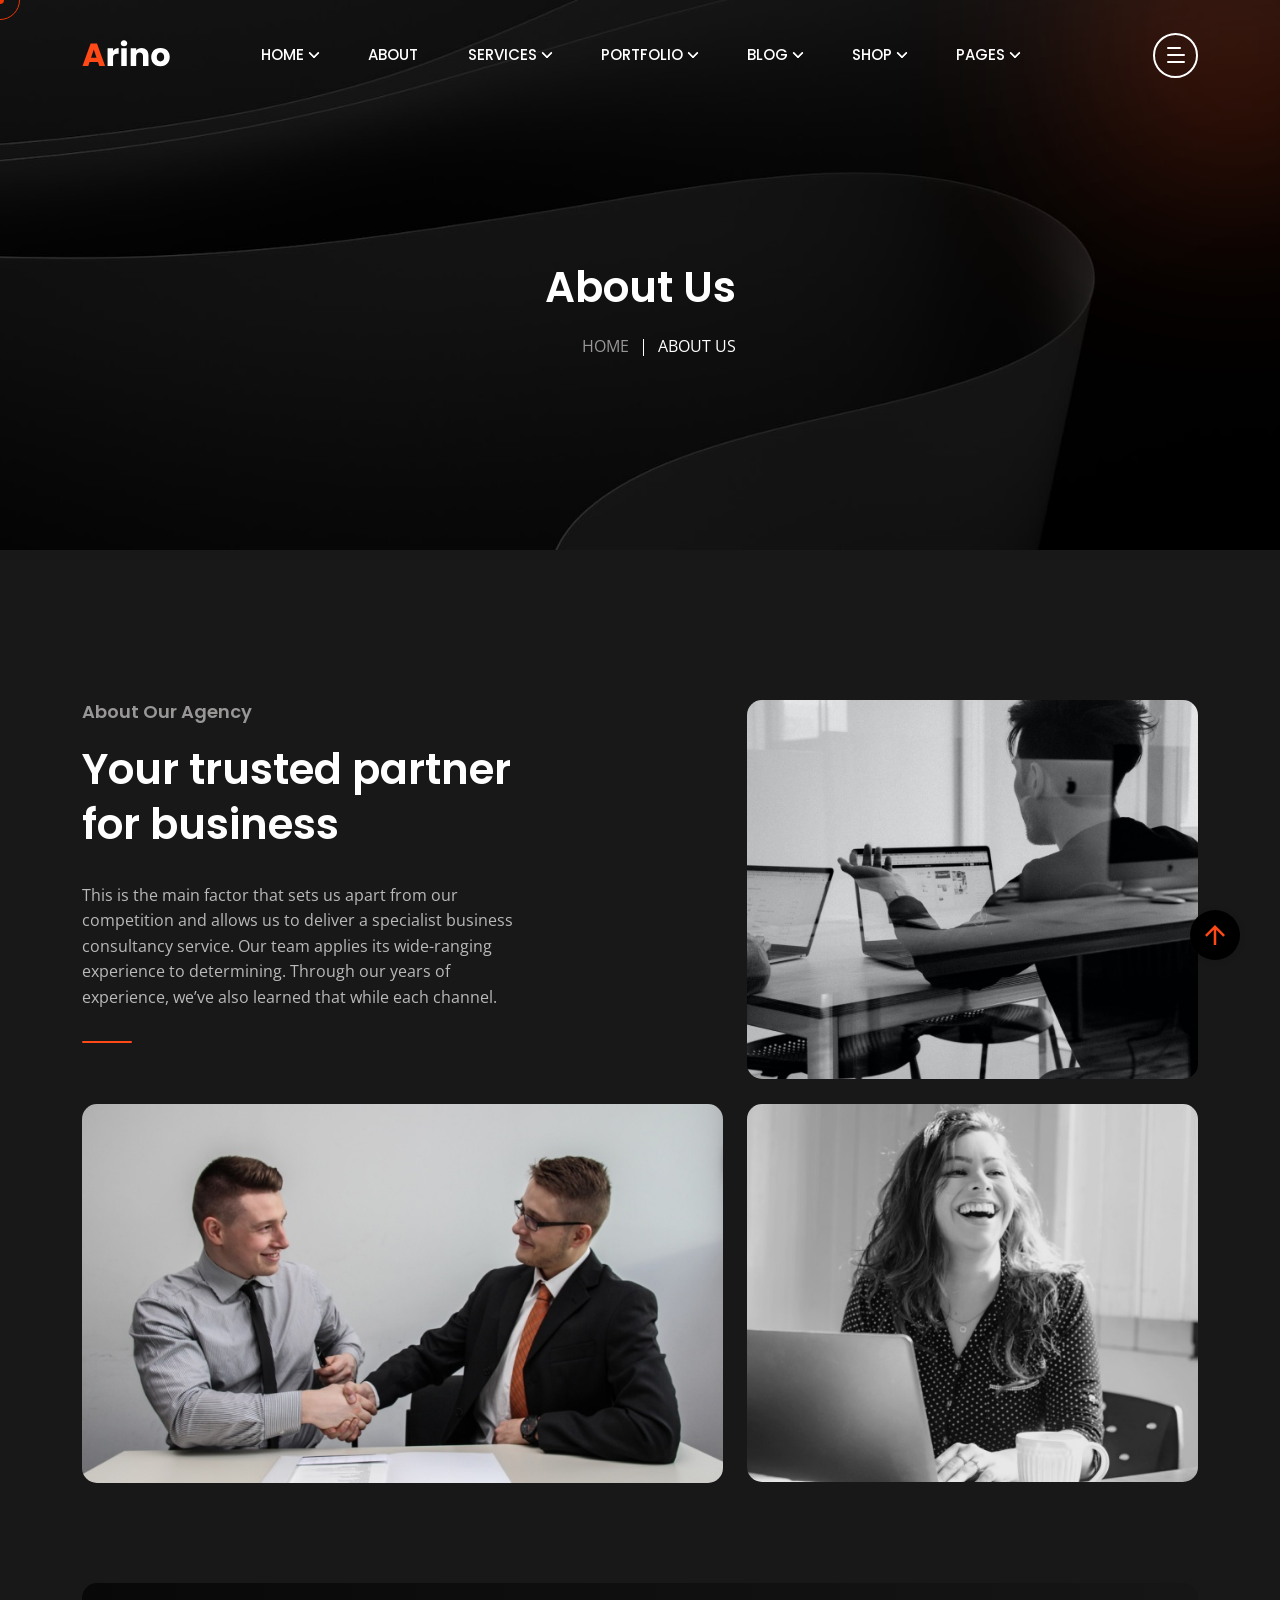
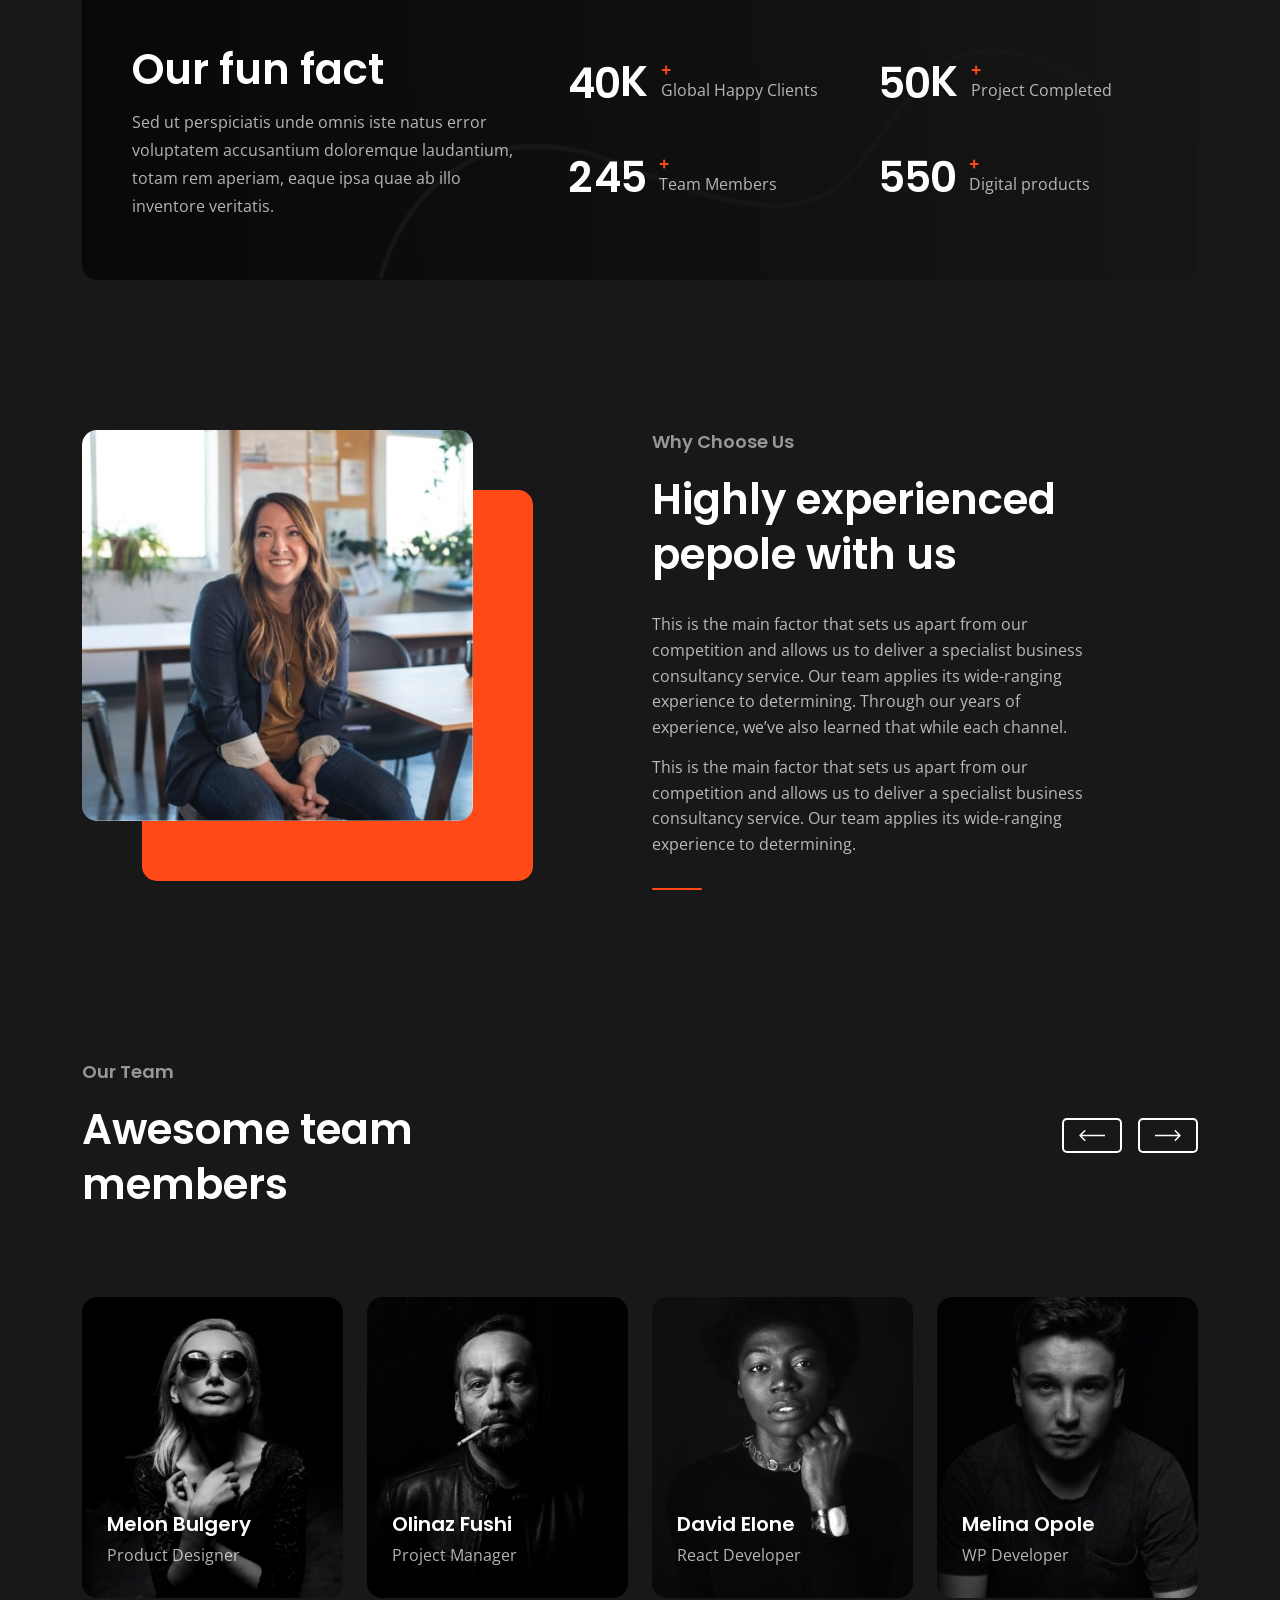
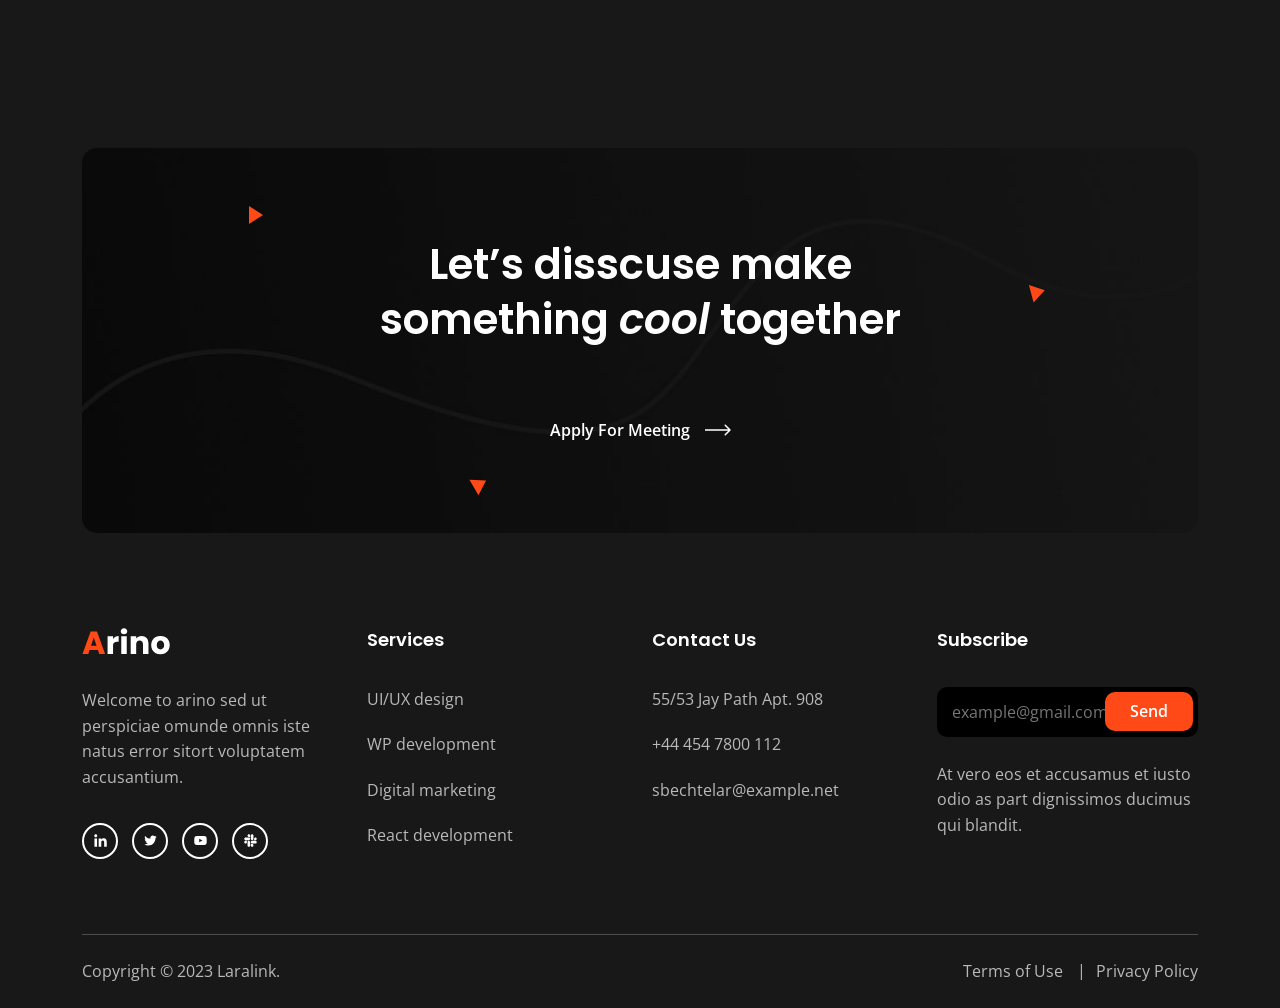
<file: about.html>
<!DOCTYPE html>
<html class="no-js" lang="en">
  <head>
    <!-- Meta Tags -->
    <meta charset="utf-8">
    <meta http-equiv="x-ua-compatible" content="ie=edge">
    <meta name="viewport" content="width=device-width, initial-scale=1">
    <meta name="author" content="Laralink">
    <!-- Favicon Icon -->
    <link rel="icon" href="assets/img/favicon.png">
    <!-- Site Title -->
    <title>Arino - Creative Agency Template</title>
    <link rel="stylesheet" href="assets/css/plugins/bootstrap.min.css">
    <link rel="stylesheet" href="assets/css/plugins/fontawesome.min.css">
    <link rel="stylesheet" href="assets/css/plugins/slick.css">
    <link rel="stylesheet" href="assets/css/plugins/lightgallery.min.css">
    <link rel="stylesheet" href="assets/css/plugins/animate.css">
    <link rel="stylesheet" href="assets/css/style.css">
  </head>
  <body>
    <div class="cs-preloader cs-center">
      <div class="cs-preloader_in"></div>
    </div>
    <!-- Start Header Section -->
    <header class="cs-site_header cs-style1 text-uppercase cs-sticky_header">
      <div class="cs-main_header">
        <div class="container">
          <div class="cs-main_header_in">
            <div class="cs-main_header_left">
              <a class="cs-site_branding" href="index.html">
                <img src="assets/img/logo.svg" alt="Logo">
              </a>
            </div>
            <div class="cs-main_header_center">
              <div class="cs-nav cs-primary_font cs-medium">
                <ul class="cs-nav_list">
                  <li class="menu-item-has-children cs-mega_menu">
                    <a href="index.html">Home</a>
                    <ul class="cs-mega_wrapper">
                      <li>
                        <ul>
                          <li>
                            <a href="index.html" class="cs-nav_list_img">
                              <img src="assets/img/demo/main-home.jpeg" alt="Thumb">
                            </a>
                            <a href="index.html">Main Home</a>
                          </li>
                          <li>
                            <a href="architecture-agency.html" class="cs-nav_list_img">
                              <img src="assets/img/demo/architecture-agency.jpeg" alt="Thumb">
                            </a>
                            <a href="architecture-agency.html">Architecture Agency</a>
                            <span class="cs-header_badge">New</span>
                          </li>
                        </ul>
                      </li>
                      <li>
                        <ul>
                          <li>
                            <a href="photography-agency.html" class="cs-nav_list_img">
                              <img src="assets/img/demo/photography-agency.jpeg" alt="Thumb">
                            </a>
                            <a href="photography-agency.html">Photography Agency</a>
                          </li>
                          <li>
                            <a href="creative-solution.html" class="cs-nav_list_img">
                              <img src="assets/img/demo/creative-solution.jpeg" alt="Thumb">
                            </a>
                            <a href="creative-solution.html">Creative Solution</a>
                            <span class="cs-header_badge">New</span>
                          </li>
                        </ul>
                      </li>
                      <li>
                        <ul>
                          <li>
                            <a href="creative-portfolio.html" class="cs-nav_list_img">
                              <img src="assets/img/demo/portfolio.jpeg" alt="Thumb">
                            </a>
                            <a href="creative-portfolio.html">Creative Portfolio</a>
                          </li>
                          <li>
                            <a href="personal-portfolio.html" class="cs-nav_list_img">
                              <img src="assets/img/demo/personal-portfolio.jpeg" alt="Thumb">
                              <span class="cs-header_badge">New</span>
                            </a>
                            <a href="personal-portfolio.html">Personal Portfolio</a>
                          </li>
                        </ul>
                      </li>
                      <li>
                        <ul>
                          <li>
                            <a href="digital-agency.html" class="cs-nav_list_img">
                              <img src="assets/img/demo/digital-agency.jpeg" alt="Thumb">
                            </a>
                            <a href="digital-agency.html">Digital Agency</a>
                          </li>
                          <li>
                            <a href="https://arino-html-rtl.vercel.app" target="_blank" class="cs-nav_list_img">
                              <img src="assets/img/demo/rtl.jpeg" alt="Thumb">
                            </a>
                            <a href="https://arino-html-rtl.vercel.app" target="_blank">RTL Demo</a>
                          </li>
                        </ul>
                      </li>
                      <li>
                        <ul>
                          <li>
                            <a href="marketing-agency.html" class="cs-nav_list_img">
                              <img src="assets/img/demo/marketing.jpeg" alt="Thumb">
                            </a>
                            <a href="marketing-agency.html">Marketing Agency</a>
                          </li>
                          <li>
                            <a href="showcase-portfolio.html" class="cs-nav_list_img">
                              <img src="assets/img/demo/portfolio-showcase.jpeg" alt="Thumb">
                            </a>
                            <a href="showcase-portfolio.html">Portfolio Showcase</a>
                          </li>
                          <li>
                            <a href="case-study-showcase.html" class="cs-nav_list_img">
                              <img src="assets/img/demo/case-study-showcase.jpeg" alt="Thumb">
                            </a>
                            <a href="case-study-showcase.html">Case Study Showcase</a>
                          </li>
                        </ul>
                      </li>
                      <li>
                        <ul>
                          <li>
                            <a href="freelancer-agency.html" class="cs-nav_list_img">
                              <img src="assets/img/demo/freelancer-agency.jpeg" alt="Thumb">
                            </a>
                            <a href="freelancer-agency.html">Freelancing Agency</a>
                          </li>
                          <li>
                            <a href="video-showcase.html" class="cs-nav_list_img">
                              <img src="assets/img/demo/video-showcase.jpeg" alt="Thumb">
                              <span class="cs-header_badge">New</span>
                            </a>
                            <a href="video-showcase.html">Video Showcase</a>
                          </li>
                        </ul>
                      </li>
                    </ul>
                  </li>
                  <li>
                    <a href="about.html">About</a>
                  </li>
                  <li class="menu-item-has-children">
                    <a href="service.html">Services</a>
                    <ul>
                      <li>
                        <a href="service.html">Services</a>
                      </li>
                      <li>
                        <a href="service-details.html">Service Details</a>
                      </li>
                    </ul>
                  </li>
                  <li class="menu-item-has-children">
                    <a href="portfolio.html">Portfolio</a>
                    <ul>
                      <li>
                        <a href="portfolio.html">Portfolio</a>
                      </li>
                      <li>
                        <a href="portfolio-details.html">Portfolio Details</a>
                      </li>
                    </ul>
                  </li>
                  <li class="menu-item-has-children">
                    <a href="blog.html">Blog</a>
                    <ul>
                      <li>
                        <a href="blog.html">Blog</a>
                      </li>
                      <li>
                        <a href="blog-details.html">Blog Details</a>
                      </li>
                    </ul>
                  </li>
                  <li class="menu-item-has-children">
                    <a href="shop.html">Shop</a>
                    <ul>
                      <li>
                        <a href="shop.html">Our Shop</a>
                      </li>
                      <li>
                        <a href="shop-product-details.html">Shop Details</a>
                      </li>
                      <li>
                        <a href="shop-cart.html">Cart</a>
                      </li>
                      <li>
                        <a href="shop-checkout.html">Checkout</a>
                      </li>
                      <li>
                        <a href="shop-order-recived.html">Success Order</a>
                      </li>
                      <li>
                        <a href="shop-wishlist.html">Wishlist</a>
                      </li>
                    </ul>
                  </li>
                  <li class="menu-item-has-children">
                    <a href="#">Pages</a>
                    <ul>
                      <li>
                        <a href="contact.html">Contact</a>
                      </li>
                      <li>
                        <a href="team.html">Team</a>
                      </li>
                      <li>
                        <a href="team-details.html">Team Details</a>
                      </li>
                      <li>
                        <a href="case-study.html">Case Study Details</a>
                      </li>
                      <li>
                        <a href="faq.html">FAQ</a>
                      </li>
                    </ul>
                  </li>
                </ul>
              </div>
            </div>
            <div class="cs-main_header_right">
              <div class="cs-toolbox">
                <span class="cs-icon_btn">
                  <span class="cs-icon_btn_in">
                    <span></span>
                    <span></span>
                    <span></span>
                    <span></span>
                  </span>
                </span>
              </div>
            </div>
          </div>
        </div>
      </div>
    </header>
    <div class="cs-side_header">
      <button class="cs-close"></button>
      <div class="cs-side_header_overlay"></div>
      <div class="cs-side_header_in">
        <div class="cs-side_header_shape"></div>
        <a class="cs-site_branding" href="index.html">
          <img src="assets/img/footer_logo.svg" alt="Logo">
        </a>
        <div class="cs-side_header_box">
          <h2 class="cs-side_header_heading">Do you have a project in your <br> mind? Keep connect us. </h2>
        </div>
        <div class="cs-side_header_box">
          <h3 class="cs-side_header_title cs-primary_color">Contact Us</h3>
          <ul class="cs-contact_info cs-style1 cs-mp0">
            <li>
              <svg width="18" height="18" viewBox="0 0 18 18" fill="none" xmlns="http://www.w3.org/2000/svg">
                <path d="M17 12.5C15.75 12.5 14.55 12.3 13.43 11.93C13.08 11.82 12.69 11.9 12.41 12.17L10.21 14.37C7.38 12.93 5.06 10.62 3.62 7.79L5.82 5.58C6.1 5.31 6.18 4.92 6.07 4.57C5.7 3.45 5.5 2.25 5.5 1C5.5 0.45 5.05 0 4.5 0H1C0.45 0 0 0.45 0 1C0 10.39 7.61 18 17 18C17.55 18 18 17.55 18 17V13.5C18 12.95 17.55 12.5 17 12.5ZM9 0V10L12 7H18V0H9Z" fill="#FF4A17" />
              </svg>
              <span>+44 454 7800 112</span>
            </li>
            <li>
              <svg width="20" height="18" viewBox="0 0 20 18" fill="none" xmlns="http://www.w3.org/2000/svg">
                <path d="M20 6.98V16C20 17.1 19.1 18 18 18H2C0.9 18 0 17.1 0 16V4C0 2.9 0.9 2 2 2H12.1C12.04 2.32 12 2.66 12 3C12 4.48 12.65 5.79 13.67 6.71L10 9L2 4V6L10 11L15.3 7.68C15.84 7.88 16.4 8 17 8C18.13 8 19.16 7.61 20 6.98ZM14 3C14 4.66 15.34 6 17 6C18.66 6 20 4.66 20 3C20 1.34 18.66 0 17 0C15.34 0 14 1.34 14 3Z" fill="#FF4A17" />
              </svg>
              <span>infotech@arino.com</span>
            </li>
            <li>
              <svg width="14" height="20" viewBox="0 0 14 20" fill="none" xmlns="http://www.w3.org/2000/svg">
                <path d="M7 0C3.13 0 0 3.13 0 7C0 12.25 7 20 7 20C7 20 14 12.25 14 7C14 3.13 10.87 0 7 0ZM7 9.5C5.62 9.5 4.5 8.38 4.5 7C4.5 5.62 5.62 4.5 7 4.5C8.38 4.5 9.5 5.62 9.5 7C9.5 8.38 8.38 9.5 7 9.5Z" fill="#FF4A17" />
              </svg>
              <span>50 Wall Street Suite, 44150 <br>Ohio, United States </span>
            </li>
          </ul>
        </div>
        <div class="cs-side_header_box">
          <h3 class="cs-side_header_title cs-primary_color">Subscribe</h3>
          <div class="cs-newsletter cs-style1">
            <form action="#" class="cs-newsletter_form">
              <input type="email" class="cs-newsletter_input" placeholder="example@gmail.com">
              <button class="cs-newsletter_btn">
                <span>Send</span>
              </button>
            </form>
            <div class="cs-newsletter_text">At vero eos et accusamus et iusto odio as part dignissimos ducimus qui blandit.</div>
          </div>
        </div>
        <div class="cs-side_header_box">
          <div class="cs-social_btns cs-style1">
            <a href="#" class="cs-center">
              <svg width="15" height="15" viewBox="0 0 15 15" fill="none" xmlns="http://www.w3.org/2000/svg">
                <path d="M4.04799 13.7497H1.45647V5.4043H4.04799V13.7497ZM2.75084 4.2659C1.92215 4.2659 1.25 3.57952 1.25 2.75084C1.25 2.35279 1.40812 1.97105 1.68958 1.68958C1.97105 1.40812 2.35279 1.25 2.75084 1.25C3.14888 1.25 3.53063 1.40812 3.81209 1.68958C4.09355 1.97105 4.25167 2.35279 4.25167 2.75084C4.25167 3.57952 3.57924 4.2659 2.75084 4.2659ZM13.7472 13.7497H11.1613V9.68722C11.1613 8.71903 11.1417 7.4774 9.81389 7.4774C8.46652 7.4774 8.26004 8.5293 8.26004 9.61747V13.7497H5.67132V5.4043H8.15681V6.54269H8.19308C8.53906 5.887 9.38421 5.19503 10.6451 5.19503C13.2679 5.19503 13.75 6.92215 13.75 9.16546V13.7497H13.7472Z" fill="white"></path>
              </svg>
            </a>
            <a href="#" class="cs-center">
              <svg width="13" height="11" viewBox="0 0 13 11" fill="none" xmlns="http://www.w3.org/2000/svg">
                <path d="M11.4651 2.95396C11.4731 3.065 11.4731 3.17606 11.4731 3.2871C11.4731 6.67383 8.89535 10.5761 4.18402 10.5761C2.73255 10.5761 1.38421 10.1557 0.25 9.42608C0.456226 9.44986 0.654494 9.4578 0.868655 9.4578C2.06629 9.4578 3.16879 9.0533 4.04918 8.36326C2.92291 8.33946 1.97906 7.60183 1.65386 6.5866C1.81251 6.61038 1.97112 6.62624 2.1377 6.62624C2.36771 6.62624 2.59774 6.59451 2.81188 6.53901C1.63802 6.30105 0.757595 5.26996 0.757595 4.02472V3.99301C1.09864 4.18336 1.49524 4.30233 1.91558 4.31818C1.22554 3.85814 0.773464 3.07294 0.773464 2.1846C0.773464 1.70872 0.900344 1.27249 1.12244 0.891774C2.38355 2.44635 4.27919 3.46156 6.40481 3.57262C6.36516 3.38226 6.34136 3.184 6.34136 2.9857C6.34136 1.57388 7.4835 0.423828 8.90323 0.423828C9.64086 0.423828 10.3071 0.733156 10.7751 1.23284C11.354 1.1218 11.9093 0.907643 12.401 0.614185C12.2106 1.20906 11.8061 1.70875 11.2748 2.02598C11.7903 1.97049 12.29 1.82769 12.75 1.62942C12.4011 2.13702 11.9648 2.5891 11.4651 2.95396V2.95396Z" fill="white"></path>
              </svg>
            </a>
            <a href="#" class="cs-center">
              <svg width="13" height="9" viewBox="0 0 13 9" fill="none" xmlns="http://www.w3.org/2000/svg">
                <path d="M12.4888 1.48066C12.345 0.939353 11.9215 0.513038 11.3837 0.368362C10.4089 0.105469 6.5 0.105469 6.5 0.105469C6.5 0.105469 2.59116 0.105469 1.61633 0.368362C1.07853 0.513061 0.65496 0.939353 0.5112 1.48066C0.25 2.4618 0.25 4.50887 0.25 4.50887C0.25 4.50887 0.25 6.55595 0.5112 7.53709C0.65496 8.0784 1.07853 8.48695 1.61633 8.63163C2.59116 8.89452 6.5 8.89452 6.5 8.89452C6.5 8.89452 10.4088 8.89452 11.3837 8.63163C11.9215 8.48695 12.345 8.0784 12.4888 7.53709C12.75 6.55595 12.75 4.50887 12.75 4.50887C12.75 4.50887 12.75 2.4618 12.4888 1.48066V1.48066ZM5.22158 6.36746V2.65029L8.48861 4.50892L5.22158 6.36746V6.36746Z" fill="white"></path>
              </svg>
            </a>
            <a href="#" class="cs-center">
              <svg width="13" height="13" viewBox="0 0 13 13" fill="none" xmlns="http://www.w3.org/2000/svg">
                <path d="M2.87612 8.149C2.87612 8.87165 2.28571 9.46205 1.56306 9.46205C0.840402 9.46205 0.25 8.87165 0.25 8.149C0.25 7.42634 0.840402 6.83594 1.56306 6.83594H2.87612V8.149ZM3.53795 8.149C3.53795 7.42634 4.12835 6.83594 4.851 6.83594C5.57366 6.83594 6.16406 7.42634 6.16406 8.149V11.4369C6.16406 12.1596 5.57366 12.75 4.851 12.75C4.12835 12.75 3.53795 12.1596 3.53795 11.4369V8.149ZM4.851 2.87612C4.12835 2.87612 3.53795 2.28571 3.53795 1.56306C3.53795 0.840402 4.12835 0.25 4.851 0.25C5.57366 0.25 6.16406 0.840402 6.16406 1.56306V2.87612H4.851V2.87612ZM4.851 3.53795C5.57366 3.53795 6.16406 4.12835 6.16406 4.851C6.16406 5.57366 5.57366 6.16406 4.851 6.16406H1.56306C0.840402 6.16406 0.25 5.57366 0.25 4.851C0.25 4.12835 0.840402 3.53795 1.56306 3.53795H4.851V3.53795ZM10.1239 4.851C10.1239 4.12835 10.7143 3.53795 11.4369 3.53795C12.1596 3.53795 12.75 4.12835 12.75 4.851C12.75 5.57366 12.1596 6.16406 11.4369 6.16406H10.1239V4.851V4.851ZM9.46205 4.851C9.46205 5.57366 8.87165 6.16406 8.149 6.16406C7.42634 6.16406 6.83594 5.57366 6.83594 4.851V1.56306C6.83594 0.840402 7.42634 0.25 8.149 0.25C8.87165 0.25 9.46205 0.840402 9.46205 1.56306V4.851V4.851ZM8.149 10.1239C8.87165 10.1239 9.46205 10.7143 9.46205 11.4369C9.46205 12.1596 8.87165 12.75 8.149 12.75C7.42634 12.75 6.83594 12.1596 6.83594 11.4369V10.1239H8.149ZM8.149 9.46205C7.42634 9.46205 6.83594 8.87165 6.83594 8.149C6.83594 7.42634 7.42634 6.83594 8.149 6.83594H11.4369C12.1596 6.83594 12.75 7.42634 12.75 8.149C12.75 8.87165 12.1596 9.46205 11.4369 9.46205H8.149Z" fill="white"></path>
              </svg>
            </a>
          </div>
        </div>
      </div>
    </div>
    <!-- End Header Section -->
    <!-- Start Hero -->
    <div class="cs-page_heading cs-style1 cs-center text-center cs-bg" data-src="assets/img/about_hero_bg.jpeg">
      <div class="container">
        <div class="cs-page_heading_in">
          <h1 class="cs-page_title cs-font_50 cs-white_color">About Us</h1>
          <ol class="breadcrumb text-uppercase">
            <li class="breadcrumb-item">
              <a href="index.html">Home</a>
            </li>
            <li class="breadcrumb-item active">About Us</li>
          </ol>
        </div>
      </div>
    </div>
    <!-- End Hero -->
    <div class="cs-height_150 cs-height_lg_80"></div>
    <section>
      <div class="container">
        <div class="row">
          <div class="col-xl-5 col-lg-7">
            <div class="cs-section_heading cs-style1">
              <h3 class="cs-section_subtitle">About Our Agency</h3>
              <h2 class="cs-section_title">Your trusted partner <br>for business </h2>
              <div class="cs-height_30 cs-height_lg_20"></div>
              <p class="cs-m0">This is the main factor that sets us apart from our competition and allows us to deliver a specialist business consultancy service. Our team applies its wide-ranging experience to determining. Through our years of experience, we’ve also learned that while each channel.</p>
              <div class="cs-height_30 cs-height_lg_30"></div>
              <div class="cs-separator cs-accent_bg"></div>
              <div class="cs-height_25 cs-height_lg_40"></div>
            </div>
          </div>
          <div class="col-lg-5 offset-xl-2">
            <img src="assets/img/about_img_1.jpeg" alt="Thumb" class="w-100 cs-radius_15">
            <div class="cs-height_25 cs-height_lg_25"></div>
          </div>
          <div class="col-lg-7">
            <img src="assets/img/about_img_2.jpeg" alt="Thumb" class="w-100 cs-radius_15">
            <div class="cs-height_25 cs-height_lg_25"></div>
          </div>
          <div class="col-lg-5">
            <img src="assets/img/about_img_3.jpeg" alt="Thumb" class="w-100 cs-radius_15">
            <div class="cs-height_25 cs-height_lg_25"></div>
          </div>
        </div>
      </div>
    </section>
    <div class="cs-height_75 cs-height_lg_55"></div>
    <!-- Start FunFact -->
    <section>
      <div class="container">
        <div class="cs-funfact_wrap">
          <div class="cs-funfact_shape" data-src="assets/img/funfact_shape_bg.svg"></div>
          <div class="cs-funfact_left">
            <div class="cs-funfact_heading">
              <h2>Our fun fact</h2>
              <p>Sed ut perspiciatis unde omnis iste natus error voluptatem accusantium doloremque laudantium, totam rem aperiam, eaque ipsa quae ab illo inventore veritatis.</p>
            </div>
          </div>
          <div class="cs-funfact_right">
            <div class="cs-funfacts">
              <div class="cs-funfact cs-style1">
                <div class="cs-funfact_number cs-primary_font cs-semi_bold cs-primary_color">
                  <span data-count-to="40" class="odometer"></span>K
                </div>
                <div class="cs-funfact_text">
                  <span class="cs-accent_color">+</span>
                  <p>Global Happy Clients</p>
                </div>
              </div>
              <div class="cs-funfact cs-style1">
                <div class="cs-funfact_number cs-primary_font cs-semi_bold cs-primary_color">
                  <span data-count-to="50" class="odometer"></span>K
                </div>
                <div class="cs-funfact_text">
                  <span class="cs-accent_color">+</span>
                  <p>Project Completed</p>
                </div>
              </div>
              <div class="cs-funfact cs-style1">
                <div class="cs-funfact_number cs-primary_font cs-semi_bold cs-primary_color">
                  <span data-count-to="245" class="odometer"></span>
                </div>
                <div class="cs-funfact_text">
                  <span class="cs-accent_color">+</span>
                  <p>Team Members</p>
                </div>
              </div>
              <div class="cs-funfact cs-style1">
                <div class="cs-funfact_number cs-primary_font cs-semi_bold cs-primary_color">
                  <span data-count-to="550" class="odometer"></span>
                </div>
                <div class="cs-funfact_text">
                  <span class="cs-accent_color">+</span>
                  <p>Digital products</p>
                </div>
              </div>
            </div>
          </div>
        </div>
      </div>
    </section>
    <!-- End FunFact -->
    <div class="cs-height_150 cs-height_lg_80"></div>
    <!-- Start Why Choose -->
    <section>
      <div class="container">
        <div class="row">
          <div class="col-xl-5 col-lg-6">
            <div class="cs-image_layer cs-style1">
              <div class="cs-image_layer_in">
                <img src="assets/img/about_img_4.jpeg" alt="Image" class="w-100 cs-radius_15">
              </div>
            </div>
            <div class="cs-height_0 cs-height_lg_40"></div>
          </div>
          <div class="col-xl-5 offset-xl-1 col-lg-6">
            <div class="cs-section_heading cs-style1">
              <h3 class="cs-section_subtitle">Why Choose Us</h3>
              <h2 class="cs-section_title">Highly experienced pepole with us</h2>
              <div class="cs-height_30 cs-height_lg_20"></div>
              <p class="cs-m0">This is the main factor that sets us apart from our competition and allows us to deliver a specialist business consultancy service. Our team applies its wide-ranging experience to determining. Through our years of experience, we’ve also learned that while each channel.</p>
              <div class="cs-height_15 cs-height_lg_15"></div>
              <p class="cs-m0">This is the main factor that sets us apart from our competition and allows us to deliver a specialist business consultancy service. Our team applies its wide-ranging experience to determining.</p>
              <div class="cs-height_30 cs-height_lg_30"></div>
              <div class="cs-separator cs-accent_bg"></div>
              <div class="cs-height_25 cs-height_lg_0"></div>
            </div>
          </div>
        </div>
      </div>
    </section>
    <!-- End Why Choose -->
    <div class="cs-height_145 cs-height_lg_80"></div>
    <!-- Start Team Section -->
    <section>
      <div class="container">
        <div class="cs-slider cs-style2 cs-gap-24">
          <div class="cs-slider_heading cs-style1">
            <div class="cs-section_heading cs-style1">
              <h3 class="cs-section_subtitle">Our Team</h3>
              <h2 class="cs-section_title">Awesome team <br>members </h2>
            </div>
            <div class="cs-slider_arrows cs-style1 cs-primary_color">
              <div class="cs-left_arrow cs-center">
                <svg width="26" height="13" viewBox="0 0 26 13" fill="none" xmlns="http://www.w3.org/2000/svg">
                  <path d="M0.469791 5.96967C0.176899 6.26256 0.176899 6.73744 0.469791 7.03033L5.24276 11.8033C5.53566 12.0962 6.01053 12.0962 6.30342 11.8033C6.59632 11.5104 6.59632 11.0355 6.30342 10.7426L2.06078 6.5L6.30342 2.25736C6.59632 1.96447 6.59632 1.48959 6.30342 1.1967C6.01053 0.903806 5.53566 0.903806 5.24276 1.1967L0.469791 5.96967ZM26.0001 5.75L1.00012 5.75V7.25L26.0001 7.25V5.75Z" fill="currentColor" />
                </svg>
              </div>
              <div class="cs-right_arrow cs-center">
                <svg width="26" height="13" viewBox="0 0 26 13" fill="none" xmlns="http://www.w3.org/2000/svg">
                  <path d="M25.5305 7.03033C25.8233 6.73744 25.8233 6.26256 25.5305 5.96967L20.7575 1.1967C20.4646 0.903806 19.9897 0.903806 19.6968 1.1967C19.4039 1.48959 19.4039 1.96447 19.6968 2.25736L23.9395 6.5L19.6968 10.7426C19.4039 11.0355 19.4039 11.5104 19.6968 11.8033C19.9897 12.0962 20.4646 12.0962 20.7575 11.8033L25.5305 7.03033ZM0.00012207 7.25H25.0001V5.75H0.00012207V7.25Z" fill="currentColor" />
                </svg>
              </div>
            </div>
          </div>
          <div class="cs-height_85 cs-height_lg_45"></div>
          <div class="cs-slider_container" data-autoplay="0" data-loop="1" data-speed="600" data-center="0" data-slides-per-view="responsive" data-xs-slides="1" data-sm-slides="2" data-md-slides="3" data-lg-slides="4" data-add-slides="4">
            <div class="cs-slider_wrapper">
              <div class="cs-slide">
                <div class="cs-team cs-style1">
                  <div class="cs-member_thumb">
                    <img src="assets/img/member_1.jpeg" alt="Member">
                    <div class="cs-member_overlay"></div>
                  </div>
                  <div class="cs-member_info">
                    <h2 class="cs-member_name">Melon Bulgery</h2>
                    <div class="cs-member_designation">Product Designer</div>
                  </div>
                  <div class="cs-member_social cs-primary_color">
                    <a href="#">
                      <svg width="20" height="20" viewBox="0 0 20 20" fill="none" xmlns="http://www.w3.org/2000/svg">
                        <path d="M5.39756 18.333H1.9422V7.20581H5.39756V18.333ZM3.66802 5.68795C2.56311 5.68795 1.6669 4.77277 1.6669 3.66786C1.6669 3.13714 1.87773 2.62814 2.25301 2.25286C2.6283 1.87758 3.13729 1.66675 3.66802 1.66675C4.19875 1.66675 4.70774 1.87758 5.08302 2.25286C5.4583 2.62814 5.66913 3.13714 5.66913 3.66786C5.66913 4.77277 4.77256 5.68795 3.66802 5.68795ZM18.3298 18.333H14.8819V12.9164C14.8819 11.6255 14.8559 9.96995 13.0854 9.96995C11.2889 9.96995 11.0136 11.3725 11.0136 12.8234V18.333H7.56199V7.20581H10.876V8.72367H10.9243C11.3857 7.84941 12.5125 6.92679 14.1937 6.92679C17.6907 6.92679 18.3336 9.22962 18.3336 12.2207V18.333H18.3298Z" fill="currentColor" />
                      </svg>
                    </a>
                    <a href="#">
                      <svg width="18" height="14" viewBox="0 0 18 14" fill="none" xmlns="http://www.w3.org/2000/svg">
                        <path d="M15.6204 3.60521C15.631 3.75325 15.631 3.90133 15.631 4.04938C15.631 8.56502 12.194 13.7681 5.91227 13.7681C3.97697 13.7681 2.17918 13.2076 0.666901 12.2347C0.941869 12.2664 1.20623 12.277 1.49177 12.277C3.08862 12.277 4.55861 11.7377 5.73248 10.8176C4.23078 10.7859 2.97231 9.80236 2.53872 8.44871C2.75024 8.48042 2.96173 8.50158 3.18384 8.50158C3.49051 8.50158 3.79722 8.45926 4.08273 8.38527C2.51759 8.06798 1.34369 6.69321 1.34369 5.03288V4.99059C1.79842 5.2444 2.32723 5.40303 2.88768 5.42416C1.96762 4.81078 1.36485 3.76383 1.36485 2.57939C1.36485 1.94488 1.53403 1.36324 1.83015 0.855618C3.51164 2.92838 6.03915 4.282 8.87331 4.43008C8.82045 4.17627 8.78871 3.91191 8.78871 3.64752C8.78871 1.76509 10.3116 0.231689 12.2045 0.231689C13.188 0.231689 14.0764 0.644126 14.7003 1.31037C15.4723 1.16232 16.2126 0.876777 16.8683 0.485499C16.6144 1.27867 16.0751 1.94491 15.3666 2.3679C16.054 2.2939 16.7202 2.10351 17.3336 1.83915C16.8683 2.51594 16.2867 3.11871 15.6204 3.60521V3.60521Z" fill="currentColor" />
                      </svg>
                    </a>
                    <a href="#">
                      <svg width="18" height="12" viewBox="0 0 18 12" fill="none" xmlns="http://www.w3.org/2000/svg">
                        <path d="M16.9853 1.97421C16.7936 1.25247 16.2289 0.684051 15.5118 0.491149C14.212 0.140625 9.00023 0.140625 9.00023 0.140625C9.00023 0.140625 3.78845 0.140625 2.48868 0.491149C1.7716 0.684081 1.20685 1.25247 1.01517 1.97421C0.666901 3.28241 0.666901 6.01183 0.666901 6.01183C0.666901 6.01183 0.666901 8.74126 1.01517 10.0495C1.20685 10.7712 1.7716 11.3159 2.48868 11.5088C3.78845 11.8594 9.00023 11.8594 9.00023 11.8594C9.00023 11.8594 14.212 11.8594 15.5118 11.5088C16.2289 11.3159 16.7936 10.7712 16.9853 10.0495C17.3336 8.74126 17.3336 6.01183 17.3336 6.01183C17.3336 6.01183 17.3336 3.28241 16.9853 1.97421ZM7.29568 8.48995V3.53372L11.6517 6.01189L7.29568 8.48995Z" fill="currentColor" />
                      </svg>
                    </a>
                    <a href="#">
                      <svg width="18" height="18" viewBox="0 0 18 18" fill="none" xmlns="http://www.w3.org/2000/svg">
                        <path d="M4.16839 11.1987C4.16839 12.1623 3.38119 12.9495 2.41764 12.9495C1.4541 12.9495 0.666901 12.1623 0.666901 11.1987C0.666901 10.2352 1.4541 9.448 2.41764 9.448H4.16839V11.1987ZM5.05083 11.1987C5.05083 10.2352 5.83803 9.448 6.80157 9.448C7.76511 9.448 8.55232 10.2352 8.55232 11.1987V15.5827C8.55232 16.5462 7.76511 17.3334 6.80157 17.3334C5.83803 17.3334 5.05083 16.5462 5.05083 15.5827V11.1987ZM6.80157 4.16824C5.83803 4.16824 5.05083 3.38103 5.05083 2.41749C5.05083 1.45395 5.83803 0.666748 6.80157 0.666748C7.76511 0.666748 8.55232 1.45395 8.55232 2.41749V4.16824H6.80157ZM6.80157 5.05068C7.76511 5.05068 8.55232 5.83788 8.55232 6.80142C8.55232 7.76496 7.76511 8.55217 6.80157 8.55217H2.41764C1.4541 8.55217 0.666901 7.76496 0.666901 6.80142C0.666901 5.83788 1.4541 5.05068 2.41764 5.05068H6.80157ZM13.8321 6.80142C13.8321 5.83788 14.6193 5.05068 15.5828 5.05068C16.5464 5.05068 17.3336 5.83788 17.3336 6.80142C17.3336 7.76496 16.5464 8.55217 15.5828 8.55217H13.8321V6.80142ZM12.9496 6.80142C12.9496 7.76496 12.1624 8.55217 11.1989 8.55217C10.2354 8.55217 9.44815 7.76496 9.44815 6.80142V2.41749C9.44815 1.45395 10.2354 0.666748 11.1989 0.666748C12.1624 0.666748 12.9496 1.45395 12.9496 2.41749V6.80142ZM11.1989 13.8319C12.1624 13.8319 12.9496 14.6191 12.9496 15.5827C12.9496 16.5462 12.1624 17.3334 11.1989 17.3334C10.2354 17.3334 9.44815 16.5462 9.44815 15.5827V13.8319H11.1989ZM11.1989 12.9495C10.2354 12.9495 9.44815 12.1623 9.44815 11.1987C9.44815 10.2352 10.2354 9.448 11.1989 9.448H15.5828C16.5464 9.448 17.3336 10.2352 17.3336 11.1987C17.3336 12.1623 16.5464 12.9495 15.5828 12.9495H11.1989Z" fill="currentColor" />
                      </svg>
                    </a>
                  </div>
                </div>
              </div>
              <!-- .cs-slide -->
              <div class="cs-slide">
                <div class="cs-team cs-style1">
                  <div class="cs-member_thumb">
                    <img src="assets/img/member_2.jpeg" alt="Member">
                    <div class="cs-member_overlay"></div>
                  </div>
                  <div class="cs-member_info">
                    <h2 class="cs-member_name">Olinaz Fushi</h2>
                    <div class="cs-member_designation">Project Manager</div>
                  </div>
                  <div class="cs-member_social cs-primary_color">
                    <a href="#">
                      <svg width="20" height="20" viewBox="0 0 20 20" fill="none" xmlns="http://www.w3.org/2000/svg">
                        <path d="M5.39756 18.333H1.9422V7.20581H5.39756V18.333ZM3.66802 5.68795C2.56311 5.68795 1.6669 4.77277 1.6669 3.66786C1.6669 3.13714 1.87773 2.62814 2.25301 2.25286C2.6283 1.87758 3.13729 1.66675 3.66802 1.66675C4.19875 1.66675 4.70774 1.87758 5.08302 2.25286C5.4583 2.62814 5.66913 3.13714 5.66913 3.66786C5.66913 4.77277 4.77256 5.68795 3.66802 5.68795ZM18.3298 18.333H14.8819V12.9164C14.8819 11.6255 14.8559 9.96995 13.0854 9.96995C11.2889 9.96995 11.0136 11.3725 11.0136 12.8234V18.333H7.56199V7.20581H10.876V8.72367H10.9243C11.3857 7.84941 12.5125 6.92679 14.1937 6.92679C17.6907 6.92679 18.3336 9.22962 18.3336 12.2207V18.333H18.3298Z" fill="currentColor" />
                      </svg>
                    </a>
                    <a href="#">
                      <svg width="18" height="14" viewBox="0 0 18 14" fill="none" xmlns="http://www.w3.org/2000/svg">
                        <path d="M15.6204 3.60521C15.631 3.75325 15.631 3.90133 15.631 4.04938C15.631 8.56502 12.194 13.7681 5.91227 13.7681C3.97697 13.7681 2.17918 13.2076 0.666901 12.2347C0.941869 12.2664 1.20623 12.277 1.49177 12.277C3.08862 12.277 4.55861 11.7377 5.73248 10.8176C4.23078 10.7859 2.97231 9.80236 2.53872 8.44871C2.75024 8.48042 2.96173 8.50158 3.18384 8.50158C3.49051 8.50158 3.79722 8.45926 4.08273 8.38527C2.51759 8.06798 1.34369 6.69321 1.34369 5.03288V4.99059C1.79842 5.2444 2.32723 5.40303 2.88768 5.42416C1.96762 4.81078 1.36485 3.76383 1.36485 2.57939C1.36485 1.94488 1.53403 1.36324 1.83015 0.855618C3.51164 2.92838 6.03915 4.282 8.87331 4.43008C8.82045 4.17627 8.78871 3.91191 8.78871 3.64752C8.78871 1.76509 10.3116 0.231689 12.2045 0.231689C13.188 0.231689 14.0764 0.644126 14.7003 1.31037C15.4723 1.16232 16.2126 0.876777 16.8683 0.485499C16.6144 1.27867 16.0751 1.94491 15.3666 2.3679C16.054 2.2939 16.7202 2.10351 17.3336 1.83915C16.8683 2.51594 16.2867 3.11871 15.6204 3.60521V3.60521Z" fill="currentColor" />
                      </svg>
                    </a>
                    <a href="#">
                      <svg width="18" height="12" viewBox="0 0 18 12" fill="none" xmlns="http://www.w3.org/2000/svg">
                        <path d="M16.9853 1.97421C16.7936 1.25247 16.2289 0.684051 15.5118 0.491149C14.212 0.140625 9.00023 0.140625 9.00023 0.140625C9.00023 0.140625 3.78845 0.140625 2.48868 0.491149C1.7716 0.684081 1.20685 1.25247 1.01517 1.97421C0.666901 3.28241 0.666901 6.01183 0.666901 6.01183C0.666901 6.01183 0.666901 8.74126 1.01517 10.0495C1.20685 10.7712 1.7716 11.3159 2.48868 11.5088C3.78845 11.8594 9.00023 11.8594 9.00023 11.8594C9.00023 11.8594 14.212 11.8594 15.5118 11.5088C16.2289 11.3159 16.7936 10.7712 16.9853 10.0495C17.3336 8.74126 17.3336 6.01183 17.3336 6.01183C17.3336 6.01183 17.3336 3.28241 16.9853 1.97421ZM7.29568 8.48995V3.53372L11.6517 6.01189L7.29568 8.48995Z" fill="currentColor" />
                      </svg>
                    </a>
                    <a href="#">
                      <svg width="18" height="18" viewBox="0 0 18 18" fill="none" xmlns="http://www.w3.org/2000/svg">
                        <path d="M4.16839 11.1987C4.16839 12.1623 3.38119 12.9495 2.41764 12.9495C1.4541 12.9495 0.666901 12.1623 0.666901 11.1987C0.666901 10.2352 1.4541 9.448 2.41764 9.448H4.16839V11.1987ZM5.05083 11.1987C5.05083 10.2352 5.83803 9.448 6.80157 9.448C7.76511 9.448 8.55232 10.2352 8.55232 11.1987V15.5827C8.55232 16.5462 7.76511 17.3334 6.80157 17.3334C5.83803 17.3334 5.05083 16.5462 5.05083 15.5827V11.1987ZM6.80157 4.16824C5.83803 4.16824 5.05083 3.38103 5.05083 2.41749C5.05083 1.45395 5.83803 0.666748 6.80157 0.666748C7.76511 0.666748 8.55232 1.45395 8.55232 2.41749V4.16824H6.80157ZM6.80157 5.05068C7.76511 5.05068 8.55232 5.83788 8.55232 6.80142C8.55232 7.76496 7.76511 8.55217 6.80157 8.55217H2.41764C1.4541 8.55217 0.666901 7.76496 0.666901 6.80142C0.666901 5.83788 1.4541 5.05068 2.41764 5.05068H6.80157ZM13.8321 6.80142C13.8321 5.83788 14.6193 5.05068 15.5828 5.05068C16.5464 5.05068 17.3336 5.83788 17.3336 6.80142C17.3336 7.76496 16.5464 8.55217 15.5828 8.55217H13.8321V6.80142ZM12.9496 6.80142C12.9496 7.76496 12.1624 8.55217 11.1989 8.55217C10.2354 8.55217 9.44815 7.76496 9.44815 6.80142V2.41749C9.44815 1.45395 10.2354 0.666748 11.1989 0.666748C12.1624 0.666748 12.9496 1.45395 12.9496 2.41749V6.80142ZM11.1989 13.8319C12.1624 13.8319 12.9496 14.6191 12.9496 15.5827C12.9496 16.5462 12.1624 17.3334 11.1989 17.3334C10.2354 17.3334 9.44815 16.5462 9.44815 15.5827V13.8319H11.1989ZM11.1989 12.9495C10.2354 12.9495 9.44815 12.1623 9.44815 11.1987C9.44815 10.2352 10.2354 9.448 11.1989 9.448H15.5828C16.5464 9.448 17.3336 10.2352 17.3336 11.1987C17.3336 12.1623 16.5464 12.9495 15.5828 12.9495H11.1989Z" fill="currentColor" />
                      </svg>
                    </a>
                  </div>
                </div>
              </div>
              <!-- .cs-slide -->
              <div class="cs-slide">
                <div class="cs-team cs-style1">
                  <div class="cs-member_thumb">
                    <img src="assets/img/member_3.jpeg" alt="Member">
                    <div class="cs-member_overlay"></div>
                  </div>
                  <div class="cs-member_info">
                    <h2 class="cs-member_name">David Elone</h2>
                    <div class="cs-member_designation">React Developer</div>
                  </div>
                  <div class="cs-member_social cs-primary_color">
                    <a href="#">
                      <svg width="20" height="20" viewBox="0 0 20 20" fill="none" xmlns="http://www.w3.org/2000/svg">
                        <path d="M5.39756 18.333H1.9422V7.20581H5.39756V18.333ZM3.66802 5.68795C2.56311 5.68795 1.6669 4.77277 1.6669 3.66786C1.6669 3.13714 1.87773 2.62814 2.25301 2.25286C2.6283 1.87758 3.13729 1.66675 3.66802 1.66675C4.19875 1.66675 4.70774 1.87758 5.08302 2.25286C5.4583 2.62814 5.66913 3.13714 5.66913 3.66786C5.66913 4.77277 4.77256 5.68795 3.66802 5.68795ZM18.3298 18.333H14.8819V12.9164C14.8819 11.6255 14.8559 9.96995 13.0854 9.96995C11.2889 9.96995 11.0136 11.3725 11.0136 12.8234V18.333H7.56199V7.20581H10.876V8.72367H10.9243C11.3857 7.84941 12.5125 6.92679 14.1937 6.92679C17.6907 6.92679 18.3336 9.22962 18.3336 12.2207V18.333H18.3298Z" fill="currentColor" />
                      </svg>
                    </a>
                    <a href="#">
                      <svg width="18" height="14" viewBox="0 0 18 14" fill="none" xmlns="http://www.w3.org/2000/svg">
                        <path d="M15.6204 3.60521C15.631 3.75325 15.631 3.90133 15.631 4.04938C15.631 8.56502 12.194 13.7681 5.91227 13.7681C3.97697 13.7681 2.17918 13.2076 0.666901 12.2347C0.941869 12.2664 1.20623 12.277 1.49177 12.277C3.08862 12.277 4.55861 11.7377 5.73248 10.8176C4.23078 10.7859 2.97231 9.80236 2.53872 8.44871C2.75024 8.48042 2.96173 8.50158 3.18384 8.50158C3.49051 8.50158 3.79722 8.45926 4.08273 8.38527C2.51759 8.06798 1.34369 6.69321 1.34369 5.03288V4.99059C1.79842 5.2444 2.32723 5.40303 2.88768 5.42416C1.96762 4.81078 1.36485 3.76383 1.36485 2.57939C1.36485 1.94488 1.53403 1.36324 1.83015 0.855618C3.51164 2.92838 6.03915 4.282 8.87331 4.43008C8.82045 4.17627 8.78871 3.91191 8.78871 3.64752C8.78871 1.76509 10.3116 0.231689 12.2045 0.231689C13.188 0.231689 14.0764 0.644126 14.7003 1.31037C15.4723 1.16232 16.2126 0.876777 16.8683 0.485499C16.6144 1.27867 16.0751 1.94491 15.3666 2.3679C16.054 2.2939 16.7202 2.10351 17.3336 1.83915C16.8683 2.51594 16.2867 3.11871 15.6204 3.60521V3.60521Z" fill="currentColor" />
                      </svg>
                    </a>
                    <a href="#">
                      <svg width="18" height="12" viewBox="0 0 18 12" fill="none" xmlns="http://www.w3.org/2000/svg">
                        <path d="M16.9853 1.97421C16.7936 1.25247 16.2289 0.684051 15.5118 0.491149C14.212 0.140625 9.00023 0.140625 9.00023 0.140625C9.00023 0.140625 3.78845 0.140625 2.48868 0.491149C1.7716 0.684081 1.20685 1.25247 1.01517 1.97421C0.666901 3.28241 0.666901 6.01183 0.666901 6.01183C0.666901 6.01183 0.666901 8.74126 1.01517 10.0495C1.20685 10.7712 1.7716 11.3159 2.48868 11.5088C3.78845 11.8594 9.00023 11.8594 9.00023 11.8594C9.00023 11.8594 14.212 11.8594 15.5118 11.5088C16.2289 11.3159 16.7936 10.7712 16.9853 10.0495C17.3336 8.74126 17.3336 6.01183 17.3336 6.01183C17.3336 6.01183 17.3336 3.28241 16.9853 1.97421ZM7.29568 8.48995V3.53372L11.6517 6.01189L7.29568 8.48995Z" fill="currentColor" />
                      </svg>
                    </a>
                    <a href="#">
                      <svg width="18" height="18" viewBox="0 0 18 18" fill="none" xmlns="http://www.w3.org/2000/svg">
                        <path d="M4.16839 11.1987C4.16839 12.1623 3.38119 12.9495 2.41764 12.9495C1.4541 12.9495 0.666901 12.1623 0.666901 11.1987C0.666901 10.2352 1.4541 9.448 2.41764 9.448H4.16839V11.1987ZM5.05083 11.1987C5.05083 10.2352 5.83803 9.448 6.80157 9.448C7.76511 9.448 8.55232 10.2352 8.55232 11.1987V15.5827C8.55232 16.5462 7.76511 17.3334 6.80157 17.3334C5.83803 17.3334 5.05083 16.5462 5.05083 15.5827V11.1987ZM6.80157 4.16824C5.83803 4.16824 5.05083 3.38103 5.05083 2.41749C5.05083 1.45395 5.83803 0.666748 6.80157 0.666748C7.76511 0.666748 8.55232 1.45395 8.55232 2.41749V4.16824H6.80157ZM6.80157 5.05068C7.76511 5.05068 8.55232 5.83788 8.55232 6.80142C8.55232 7.76496 7.76511 8.55217 6.80157 8.55217H2.41764C1.4541 8.55217 0.666901 7.76496 0.666901 6.80142C0.666901 5.83788 1.4541 5.05068 2.41764 5.05068H6.80157ZM13.8321 6.80142C13.8321 5.83788 14.6193 5.05068 15.5828 5.05068C16.5464 5.05068 17.3336 5.83788 17.3336 6.80142C17.3336 7.76496 16.5464 8.55217 15.5828 8.55217H13.8321V6.80142ZM12.9496 6.80142C12.9496 7.76496 12.1624 8.55217 11.1989 8.55217C10.2354 8.55217 9.44815 7.76496 9.44815 6.80142V2.41749C9.44815 1.45395 10.2354 0.666748 11.1989 0.666748C12.1624 0.666748 12.9496 1.45395 12.9496 2.41749V6.80142ZM11.1989 13.8319C12.1624 13.8319 12.9496 14.6191 12.9496 15.5827C12.9496 16.5462 12.1624 17.3334 11.1989 17.3334C10.2354 17.3334 9.44815 16.5462 9.44815 15.5827V13.8319H11.1989ZM11.1989 12.9495C10.2354 12.9495 9.44815 12.1623 9.44815 11.1987C9.44815 10.2352 10.2354 9.448 11.1989 9.448H15.5828C16.5464 9.448 17.3336 10.2352 17.3336 11.1987C17.3336 12.1623 16.5464 12.9495 15.5828 12.9495H11.1989Z" fill="currentColor" />
                      </svg>
                    </a>
                  </div>
                </div>
              </div>
              <!-- .cs-slide -->
              <div class="cs-slide">
                <div class="cs-team cs-style1">
                  <div class="cs-member_thumb">
                    <img src="assets/img/member_4.jpeg" alt="Member">
                    <div class="cs-member_overlay"></div>
                  </div>
                  <div class="cs-member_info">
                    <h2 class="cs-member_name">Melina Opole</h2>
                    <div class="cs-member_designation">WP Developer</div>
                  </div>
                  <div class="cs-member_social cs-primary_color">
                    <a href="#">
                      <svg width="20" height="20" viewBox="0 0 20 20" fill="none" xmlns="http://www.w3.org/2000/svg">
                        <path d="M5.39756 18.333H1.9422V7.20581H5.39756V18.333ZM3.66802 5.68795C2.56311 5.68795 1.6669 4.77277 1.6669 3.66786C1.6669 3.13714 1.87773 2.62814 2.25301 2.25286C2.6283 1.87758 3.13729 1.66675 3.66802 1.66675C4.19875 1.66675 4.70774 1.87758 5.08302 2.25286C5.4583 2.62814 5.66913 3.13714 5.66913 3.66786C5.66913 4.77277 4.77256 5.68795 3.66802 5.68795ZM18.3298 18.333H14.8819V12.9164C14.8819 11.6255 14.8559 9.96995 13.0854 9.96995C11.2889 9.96995 11.0136 11.3725 11.0136 12.8234V18.333H7.56199V7.20581H10.876V8.72367H10.9243C11.3857 7.84941 12.5125 6.92679 14.1937 6.92679C17.6907 6.92679 18.3336 9.22962 18.3336 12.2207V18.333H18.3298Z" fill="currentColor" />
                      </svg>
                    </a>
                    <a href="#">
                      <svg width="18" height="14" viewBox="0 0 18 14" fill="none" xmlns="http://www.w3.org/2000/svg">
                        <path d="M15.6204 3.60521C15.631 3.75325 15.631 3.90133 15.631 4.04938C15.631 8.56502 12.194 13.7681 5.91227 13.7681C3.97697 13.7681 2.17918 13.2076 0.666901 12.2347C0.941869 12.2664 1.20623 12.277 1.49177 12.277C3.08862 12.277 4.55861 11.7377 5.73248 10.8176C4.23078 10.7859 2.97231 9.80236 2.53872 8.44871C2.75024 8.48042 2.96173 8.50158 3.18384 8.50158C3.49051 8.50158 3.79722 8.45926 4.08273 8.38527C2.51759 8.06798 1.34369 6.69321 1.34369 5.03288V4.99059C1.79842 5.2444 2.32723 5.40303 2.88768 5.42416C1.96762 4.81078 1.36485 3.76383 1.36485 2.57939C1.36485 1.94488 1.53403 1.36324 1.83015 0.855618C3.51164 2.92838 6.03915 4.282 8.87331 4.43008C8.82045 4.17627 8.78871 3.91191 8.78871 3.64752C8.78871 1.76509 10.3116 0.231689 12.2045 0.231689C13.188 0.231689 14.0764 0.644126 14.7003 1.31037C15.4723 1.16232 16.2126 0.876777 16.8683 0.485499C16.6144 1.27867 16.0751 1.94491 15.3666 2.3679C16.054 2.2939 16.7202 2.10351 17.3336 1.83915C16.8683 2.51594 16.2867 3.11871 15.6204 3.60521V3.60521Z" fill="currentColor" />
                      </svg>
                    </a>
                    <a href="#">
                      <svg width="18" height="12" viewBox="0 0 18 12" fill="none" xmlns="http://www.w3.org/2000/svg">
                        <path d="M16.9853 1.97421C16.7936 1.25247 16.2289 0.684051 15.5118 0.491149C14.212 0.140625 9.00023 0.140625 9.00023 0.140625C9.00023 0.140625 3.78845 0.140625 2.48868 0.491149C1.7716 0.684081 1.20685 1.25247 1.01517 1.97421C0.666901 3.28241 0.666901 6.01183 0.666901 6.01183C0.666901 6.01183 0.666901 8.74126 1.01517 10.0495C1.20685 10.7712 1.7716 11.3159 2.48868 11.5088C3.78845 11.8594 9.00023 11.8594 9.00023 11.8594C9.00023 11.8594 14.212 11.8594 15.5118 11.5088C16.2289 11.3159 16.7936 10.7712 16.9853 10.0495C17.3336 8.74126 17.3336 6.01183 17.3336 6.01183C17.3336 6.01183 17.3336 3.28241 16.9853 1.97421ZM7.29568 8.48995V3.53372L11.6517 6.01189L7.29568 8.48995Z" fill="currentColor" />
                      </svg>
                    </a>
                    <a href="#">
                      <svg width="18" height="18" viewBox="0 0 18 18" fill="none" xmlns="http://www.w3.org/2000/svg">
                        <path d="M4.16839 11.1987C4.16839 12.1623 3.38119 12.9495 2.41764 12.9495C1.4541 12.9495 0.666901 12.1623 0.666901 11.1987C0.666901 10.2352 1.4541 9.448 2.41764 9.448H4.16839V11.1987ZM5.05083 11.1987C5.05083 10.2352 5.83803 9.448 6.80157 9.448C7.76511 9.448 8.55232 10.2352 8.55232 11.1987V15.5827C8.55232 16.5462 7.76511 17.3334 6.80157 17.3334C5.83803 17.3334 5.05083 16.5462 5.05083 15.5827V11.1987ZM6.80157 4.16824C5.83803 4.16824 5.05083 3.38103 5.05083 2.41749C5.05083 1.45395 5.83803 0.666748 6.80157 0.666748C7.76511 0.666748 8.55232 1.45395 8.55232 2.41749V4.16824H6.80157ZM6.80157 5.05068C7.76511 5.05068 8.55232 5.83788 8.55232 6.80142C8.55232 7.76496 7.76511 8.55217 6.80157 8.55217H2.41764C1.4541 8.55217 0.666901 7.76496 0.666901 6.80142C0.666901 5.83788 1.4541 5.05068 2.41764 5.05068H6.80157ZM13.8321 6.80142C13.8321 5.83788 14.6193 5.05068 15.5828 5.05068C16.5464 5.05068 17.3336 5.83788 17.3336 6.80142C17.3336 7.76496 16.5464 8.55217 15.5828 8.55217H13.8321V6.80142ZM12.9496 6.80142C12.9496 7.76496 12.1624 8.55217 11.1989 8.55217C10.2354 8.55217 9.44815 7.76496 9.44815 6.80142V2.41749C9.44815 1.45395 10.2354 0.666748 11.1989 0.666748C12.1624 0.666748 12.9496 1.45395 12.9496 2.41749V6.80142ZM11.1989 13.8319C12.1624 13.8319 12.9496 14.6191 12.9496 15.5827C12.9496 16.5462 12.1624 17.3334 11.1989 17.3334C10.2354 17.3334 9.44815 16.5462 9.44815 15.5827V13.8319H11.1989ZM11.1989 12.9495C10.2354 12.9495 9.44815 12.1623 9.44815 11.1987C9.44815 10.2352 10.2354 9.448 11.1989 9.448H15.5828C16.5464 9.448 17.3336 10.2352 17.3336 11.1987C17.3336 12.1623 16.5464 12.9495 15.5828 12.9495H11.1989Z" fill="currentColor" />
                      </svg>
                    </a>
                  </div>
                </div>
              </div>
              <!-- .cs-slide -->
              <div class="cs-slide">
                <div class="cs-team cs-style1">
                  <div class="cs-member_thumb">
                    <img src="assets/img/member_1.jpeg" alt="Member">
                    <div class="cs-member_overlay"></div>
                  </div>
                  <div class="cs-member_info">
                    <h2 class="cs-member_name">Melon Bulgery</h2>
                    <div class="cs-member_designation">Product Designer</div>
                  </div>
                  <div class="cs-member_social cs-primary_color">
                    <a href="#">
                      <svg width="20" height="20" viewBox="0 0 20 20" fill="none" xmlns="http://www.w3.org/2000/svg">
                        <path d="M5.39756 18.333H1.9422V7.20581H5.39756V18.333ZM3.66802 5.68795C2.56311 5.68795 1.6669 4.77277 1.6669 3.66786C1.6669 3.13714 1.87773 2.62814 2.25301 2.25286C2.6283 1.87758 3.13729 1.66675 3.66802 1.66675C4.19875 1.66675 4.70774 1.87758 5.08302 2.25286C5.4583 2.62814 5.66913 3.13714 5.66913 3.66786C5.66913 4.77277 4.77256 5.68795 3.66802 5.68795ZM18.3298 18.333H14.8819V12.9164C14.8819 11.6255 14.8559 9.96995 13.0854 9.96995C11.2889 9.96995 11.0136 11.3725 11.0136 12.8234V18.333H7.56199V7.20581H10.876V8.72367H10.9243C11.3857 7.84941 12.5125 6.92679 14.1937 6.92679C17.6907 6.92679 18.3336 9.22962 18.3336 12.2207V18.333H18.3298Z" fill="currentColor" />
                      </svg>
                    </a>
                    <a href="#">
                      <svg width="18" height="14" viewBox="0 0 18 14" fill="none" xmlns="http://www.w3.org/2000/svg">
                        <path d="M15.6204 3.60521C15.631 3.75325 15.631 3.90133 15.631 4.04938C15.631 8.56502 12.194 13.7681 5.91227 13.7681C3.97697 13.7681 2.17918 13.2076 0.666901 12.2347C0.941869 12.2664 1.20623 12.277 1.49177 12.277C3.08862 12.277 4.55861 11.7377 5.73248 10.8176C4.23078 10.7859 2.97231 9.80236 2.53872 8.44871C2.75024 8.48042 2.96173 8.50158 3.18384 8.50158C3.49051 8.50158 3.79722 8.45926 4.08273 8.38527C2.51759 8.06798 1.34369 6.69321 1.34369 5.03288V4.99059C1.79842 5.2444 2.32723 5.40303 2.88768 5.42416C1.96762 4.81078 1.36485 3.76383 1.36485 2.57939C1.36485 1.94488 1.53403 1.36324 1.83015 0.855618C3.51164 2.92838 6.03915 4.282 8.87331 4.43008C8.82045 4.17627 8.78871 3.91191 8.78871 3.64752C8.78871 1.76509 10.3116 0.231689 12.2045 0.231689C13.188 0.231689 14.0764 0.644126 14.7003 1.31037C15.4723 1.16232 16.2126 0.876777 16.8683 0.485499C16.6144 1.27867 16.0751 1.94491 15.3666 2.3679C16.054 2.2939 16.7202 2.10351 17.3336 1.83915C16.8683 2.51594 16.2867 3.11871 15.6204 3.60521V3.60521Z" fill="currentColor" />
                      </svg>
                    </a>
                    <a href="#">
                      <svg width="18" height="12" viewBox="0 0 18 12" fill="none" xmlns="http://www.w3.org/2000/svg">
                        <path d="M16.9853 1.97421C16.7936 1.25247 16.2289 0.684051 15.5118 0.491149C14.212 0.140625 9.00023 0.140625 9.00023 0.140625C9.00023 0.140625 3.78845 0.140625 2.48868 0.491149C1.7716 0.684081 1.20685 1.25247 1.01517 1.97421C0.666901 3.28241 0.666901 6.01183 0.666901 6.01183C0.666901 6.01183 0.666901 8.74126 1.01517 10.0495C1.20685 10.7712 1.7716 11.3159 2.48868 11.5088C3.78845 11.8594 9.00023 11.8594 9.00023 11.8594C9.00023 11.8594 14.212 11.8594 15.5118 11.5088C16.2289 11.3159 16.7936 10.7712 16.9853 10.0495C17.3336 8.74126 17.3336 6.01183 17.3336 6.01183C17.3336 6.01183 17.3336 3.28241 16.9853 1.97421ZM7.29568 8.48995V3.53372L11.6517 6.01189L7.29568 8.48995Z" fill="currentColor" />
                      </svg>
                    </a>
                    <a href="#">
                      <svg width="18" height="18" viewBox="0 0 18 18" fill="none" xmlns="http://www.w3.org/2000/svg">
                        <path d="M4.16839 11.1987C4.16839 12.1623 3.38119 12.9495 2.41764 12.9495C1.4541 12.9495 0.666901 12.1623 0.666901 11.1987C0.666901 10.2352 1.4541 9.448 2.41764 9.448H4.16839V11.1987ZM5.05083 11.1987C5.05083 10.2352 5.83803 9.448 6.80157 9.448C7.76511 9.448 8.55232 10.2352 8.55232 11.1987V15.5827C8.55232 16.5462 7.76511 17.3334 6.80157 17.3334C5.83803 17.3334 5.05083 16.5462 5.05083 15.5827V11.1987ZM6.80157 4.16824C5.83803 4.16824 5.05083 3.38103 5.05083 2.41749C5.05083 1.45395 5.83803 0.666748 6.80157 0.666748C7.76511 0.666748 8.55232 1.45395 8.55232 2.41749V4.16824H6.80157ZM6.80157 5.05068C7.76511 5.05068 8.55232 5.83788 8.55232 6.80142C8.55232 7.76496 7.76511 8.55217 6.80157 8.55217H2.41764C1.4541 8.55217 0.666901 7.76496 0.666901 6.80142C0.666901 5.83788 1.4541 5.05068 2.41764 5.05068H6.80157ZM13.8321 6.80142C13.8321 5.83788 14.6193 5.05068 15.5828 5.05068C16.5464 5.05068 17.3336 5.83788 17.3336 6.80142C17.3336 7.76496 16.5464 8.55217 15.5828 8.55217H13.8321V6.80142ZM12.9496 6.80142C12.9496 7.76496 12.1624 8.55217 11.1989 8.55217C10.2354 8.55217 9.44815 7.76496 9.44815 6.80142V2.41749C9.44815 1.45395 10.2354 0.666748 11.1989 0.666748C12.1624 0.666748 12.9496 1.45395 12.9496 2.41749V6.80142ZM11.1989 13.8319C12.1624 13.8319 12.9496 14.6191 12.9496 15.5827C12.9496 16.5462 12.1624 17.3334 11.1989 17.3334C10.2354 17.3334 9.44815 16.5462 9.44815 15.5827V13.8319H11.1989ZM11.1989 12.9495C10.2354 12.9495 9.44815 12.1623 9.44815 11.1987C9.44815 10.2352 10.2354 9.448 11.1989 9.448H15.5828C16.5464 9.448 17.3336 10.2352 17.3336 11.1987C17.3336 12.1623 16.5464 12.9495 15.5828 12.9495H11.1989Z" fill="currentColor" />
                      </svg>
                    </a>
                  </div>
                </div>
              </div>
              <!-- .cs-slide -->
            </div>
          </div>
          <!-- .cs-slider_container -->
          <div class="cs-pagination cs-style1 cs-hidden_desktop"></div>
        </div>
        <!-- .cs-slider -->
      </div>
    </section>
    <!-- End Team Section -->
    <div class="cs-height_150 cs-height_lg_80"></div>
    <!-- Start CTA -->
    <section>
      <div class="container">
        <div class="cs-cta cs-style1 cs-bg text-center cs-shape_wrap_1 cs-position_1" data-src="assets/img/cta_bg.jpeg">
          <div class="cs-shape_1"></div>
          <div class="cs-shape_1"></div>
          <div class="cs-shape_1"></div>
          <div class="cs-cta_in">
            <h2 class="cs-cta_title cs-semi_bold cs-m0">Let’s disscuse make <br>something <i>cool</i> together </h2>
            <div class="cs-height_70 cs-height_lg_30"></div>
            <a href="contact.html" class="cs-text_btn">
              <span>Apply For Meeting</span>
              <svg width="26" height="12" viewBox="0 0 26 12" fill="none" xmlns="http://www.w3.org/2000/svg">
                <path d="M25.5307 6.53033C25.8236 6.23744 25.8236 5.76256 25.5307 5.46967L20.7577 0.696699C20.4648 0.403806 19.99 0.403806 19.6971 0.696699C19.4042 0.989593 19.4042 1.46447 19.6971 1.75736L23.9397 6L19.6971 10.2426C19.4042 10.5355 19.4042 11.0104 19.6971 11.3033C19.99 11.5962 20.4648 11.5962 20.7577 11.3033L25.5307 6.53033ZM0.000366211 6.75H25.0004V5.25H0.000366211V6.75Z" fill="currentColor" />
              </svg>
            </a>
          </div>
        </div>
      </div>
    </section>
    <!-- End CTA -->
    <!-- Start Footer -->
    <footer class="cs-fooer">
      <div class="cs-fooer_main">
        <div class="container">
          <div class="row">
            <div class="col-lg-3 col-sm-6">
              <div class="cs-footer_item">
                <div class="cs-text_widget">
                  <img src="assets/img/footer_logo.svg" alt="Thumb">
                  <p>Welcome to arino sed ut perspiciae omunde omnis iste natus error sitort voluptatem accusantium.</p>
                </div>
                <div class="cs-social_btns cs-style1">
                  <a href="#" class="cs-center">
                    <svg width="15" height="15" viewBox="0 0 15 15" fill="none" xmlns="http://www.w3.org/2000/svg">
                      <path d="M4.04799 13.7497H1.45647V5.4043H4.04799V13.7497ZM2.75084 4.2659C1.92215 4.2659 1.25 3.57952 1.25 2.75084C1.25 2.35279 1.40812 1.97105 1.68958 1.68958C1.97105 1.40812 2.35279 1.25 2.75084 1.25C3.14888 1.25 3.53063 1.40812 3.81209 1.68958C4.09355 1.97105 4.25167 2.35279 4.25167 2.75084C4.25167 3.57952 3.57924 4.2659 2.75084 4.2659ZM13.7472 13.7497H11.1613V9.68722C11.1613 8.71903 11.1417 7.4774 9.81389 7.4774C8.46652 7.4774 8.26004 8.5293 8.26004 9.61747V13.7497H5.67132V5.4043H8.15681V6.54269H8.19308C8.53906 5.887 9.38421 5.19503 10.6451 5.19503C13.2679 5.19503 13.75 6.92215 13.75 9.16546V13.7497H13.7472Z" fill="white" />
                    </svg>
                  </a>
                  <a href="#" class="cs-center">
                    <svg width="13" height="11" viewBox="0 0 13 11" fill="none" xmlns="http://www.w3.org/2000/svg">
                      <path d="M11.4651 2.95396C11.4731 3.065 11.4731 3.17606 11.4731 3.2871C11.4731 6.67383 8.89535 10.5761 4.18402 10.5761C2.73255 10.5761 1.38421 10.1557 0.25 9.42608C0.456226 9.44986 0.654494 9.4578 0.868655 9.4578C2.06629 9.4578 3.16879 9.0533 4.04918 8.36326C2.92291 8.33946 1.97906 7.60183 1.65386 6.5866C1.81251 6.61038 1.97112 6.62624 2.1377 6.62624C2.36771 6.62624 2.59774 6.59451 2.81188 6.53901C1.63802 6.30105 0.757595 5.26996 0.757595 4.02472V3.99301C1.09864 4.18336 1.49524 4.30233 1.91558 4.31818C1.22554 3.85814 0.773464 3.07294 0.773464 2.1846C0.773464 1.70872 0.900344 1.27249 1.12244 0.891774C2.38355 2.44635 4.27919 3.46156 6.40481 3.57262C6.36516 3.38226 6.34136 3.184 6.34136 2.9857C6.34136 1.57388 7.4835 0.423828 8.90323 0.423828C9.64086 0.423828 10.3071 0.733156 10.7751 1.23284C11.354 1.1218 11.9093 0.907643 12.401 0.614185C12.2106 1.20906 11.8061 1.70875 11.2748 2.02598C11.7903 1.97049 12.29 1.82769 12.75 1.62942C12.4011 2.13702 11.9648 2.5891 11.4651 2.95396V2.95396Z" fill="white" />
                    </svg>
                  </a>
                  <a href="#" class="cs-center">
                    <svg width="13" height="9" viewBox="0 0 13 9" fill="none" xmlns="http://www.w3.org/2000/svg">
                      <path d="M12.4888 1.48066C12.345 0.939353 11.9215 0.513038 11.3837 0.368362C10.4089 0.105469 6.5 0.105469 6.5 0.105469C6.5 0.105469 2.59116 0.105469 1.61633 0.368362C1.07853 0.513061 0.65496 0.939353 0.5112 1.48066C0.25 2.4618 0.25 4.50887 0.25 4.50887C0.25 4.50887 0.25 6.55595 0.5112 7.53709C0.65496 8.0784 1.07853 8.48695 1.61633 8.63163C2.59116 8.89452 6.5 8.89452 6.5 8.89452C6.5 8.89452 10.4088 8.89452 11.3837 8.63163C11.9215 8.48695 12.345 8.0784 12.4888 7.53709C12.75 6.55595 12.75 4.50887 12.75 4.50887C12.75 4.50887 12.75 2.4618 12.4888 1.48066V1.48066ZM5.22158 6.36746V2.65029L8.48861 4.50892L5.22158 6.36746V6.36746Z" fill="white" />
                    </svg>
                  </a>
                  <a href="#" class="cs-center">
                    <svg width="13" height="13" viewBox="0 0 13 13" fill="none" xmlns="http://www.w3.org/2000/svg">
                      <path d="M2.87612 8.149C2.87612 8.87165 2.28571 9.46205 1.56306 9.46205C0.840402 9.46205 0.25 8.87165 0.25 8.149C0.25 7.42634 0.840402 6.83594 1.56306 6.83594H2.87612V8.149ZM3.53795 8.149C3.53795 7.42634 4.12835 6.83594 4.851 6.83594C5.57366 6.83594 6.16406 7.42634 6.16406 8.149V11.4369C6.16406 12.1596 5.57366 12.75 4.851 12.75C4.12835 12.75 3.53795 12.1596 3.53795 11.4369V8.149ZM4.851 2.87612C4.12835 2.87612 3.53795 2.28571 3.53795 1.56306C3.53795 0.840402 4.12835 0.25 4.851 0.25C5.57366 0.25 6.16406 0.840402 6.16406 1.56306V2.87612H4.851V2.87612ZM4.851 3.53795C5.57366 3.53795 6.16406 4.12835 6.16406 4.851C6.16406 5.57366 5.57366 6.16406 4.851 6.16406H1.56306C0.840402 6.16406 0.25 5.57366 0.25 4.851C0.25 4.12835 0.840402 3.53795 1.56306 3.53795H4.851V3.53795ZM10.1239 4.851C10.1239 4.12835 10.7143 3.53795 11.4369 3.53795C12.1596 3.53795 12.75 4.12835 12.75 4.851C12.75 5.57366 12.1596 6.16406 11.4369 6.16406H10.1239V4.851V4.851ZM9.46205 4.851C9.46205 5.57366 8.87165 6.16406 8.149 6.16406C7.42634 6.16406 6.83594 5.57366 6.83594 4.851V1.56306C6.83594 0.840402 7.42634 0.25 8.149 0.25C8.87165 0.25 9.46205 0.840402 9.46205 1.56306V4.851V4.851ZM8.149 10.1239C8.87165 10.1239 9.46205 10.7143 9.46205 11.4369C9.46205 12.1596 8.87165 12.75 8.149 12.75C7.42634 12.75 6.83594 12.1596 6.83594 11.4369V10.1239H8.149ZM8.149 9.46205C7.42634 9.46205 6.83594 8.87165 6.83594 8.149C6.83594 7.42634 7.42634 6.83594 8.149 6.83594H11.4369C12.1596 6.83594 12.75 7.42634 12.75 8.149C12.75 8.87165 12.1596 9.46205 11.4369 9.46205H8.149Z" fill="white" />
                    </svg>
                  </a>
                </div>
              </div>
            </div>
            <div class="col-lg-3 col-sm-6">
              <div class="cs-footer_item">
                <h2 class="cs-widget_title">Services</h2>
                <ul class="cs-menu_widget cs-mp0">
                  <li>
                    <a href="service-details.html">UI/UX design</a>
                  </li>
                  <li>
                    <a href="service-details.html">WP development</a>
                  </li>
                  <li>
                    <a href="service-details.html">Digital marketing</a>
                  </li>
                  <li>
                    <a href="service-details.html">React development</a>
                  </li>
                </ul>
              </div>
            </div>
            <div class="col-lg-3 col-sm-6">
              <div class="cs-footer_item">
                <h2 class="cs-widget_title">Contact Us</h2>
                <ul class="cs-menu_widget cs-mp0">
                  <li>55/53 Jay Path Apt. 908</li>
                  <li>+44 454 7800 112</li>
                  <li>sbechtelar@example.net</li>
                </ul>
              </div>
            </div>
            <div class="col-lg-3 col-sm-6">
              <div class="cs-footer_item">
                <h2 class="cs-widget_title">Subscribe</h2>
                <div class="cs-newsletter cs-style1">
                  <form action="#" class="cs-newsletter_form">
                    <input type="email" class="cs-newsletter_input" placeholder="example@gmail.com">
                    <button class="cs-newsletter_btn">
                      <span>Send</span>
                    </button>
                  </form>
                  <div class="cs-newsletter_text">At vero eos et accusamus et iusto odio as part dignissimos ducimus qui blandit.</div>
                </div>
              </div>
            </div>
          </div>
        </div>
      </div>
      <div class="container">
        <div class="cs-bottom_footer">
          <div class="cs-bottom_footer_left">
            <div class="cs-copyright">Copyright © 2023 Laralink.</div>
          </div>
          <div class="cs-bottom_footer_right">
            <ul class="cs-footer_links cs-mp0">
              <li>
                <a href="">Terms of Use</a>
              </li>
              <li>
                <a href="">Privacy Policy</a>
              </li>
            </ul>
          </div>
        </div>
      </div>
    </footer>
    <!-- End Footer -->
    <span class="cs-scrollup">
      <svg width="20" height="20" viewBox="0 0 20 20" fill="none" xmlns="http://www.w3.org/2000/svg">
        <path d="M0 10L1.7625 11.7625L8.75 4.7875V20H11.25V4.7875L18.225 11.775L20 10L10 0L0 10Z" fill="currentColor" />
      </svg>
    </span>
    <!-- Start Video Popup -->
    <div class="cs-video_popup">
      <div class="cs-video_popup_overlay"></div>
      <div class="cs-video_popup_content">
        <div class="cs-video_popup_layer"></div>
        <div class="cs-video_popup_container">
          <div class="cs-video_popup_align">
            <div class="embed-responsive embed-responsive-16by9">
              <iframe class="embed-responsive-item" src="about:blank"></iframe>
            </div>
          </div>
          <div class="cs-video_popup_close"></div>
        </div>
      </div>
    </div>
    <!-- End Video Popup -->
    <!-- Script -->
    <script src="assets/js/plugins/jquery-3.6.0.min.js"></script>
    <script src="assets/js/plugins/isotope.pkg.min.js"></script>
    <script src="assets/js/plugins/jquery.slick.min.js"></script>
    <script src="assets/js/plugins/jquery.counter.min.js"></script>
    <script src="assets/js/plugins/lightgallery.min.js"></script>
    <script src="assets/js/plugins/wow.min.js"></script>
    <script src="assets/js/plugins/gsap.min.js"></script>
    <script src="assets/js/main.js"></script>
  </body>
</html>
</file>
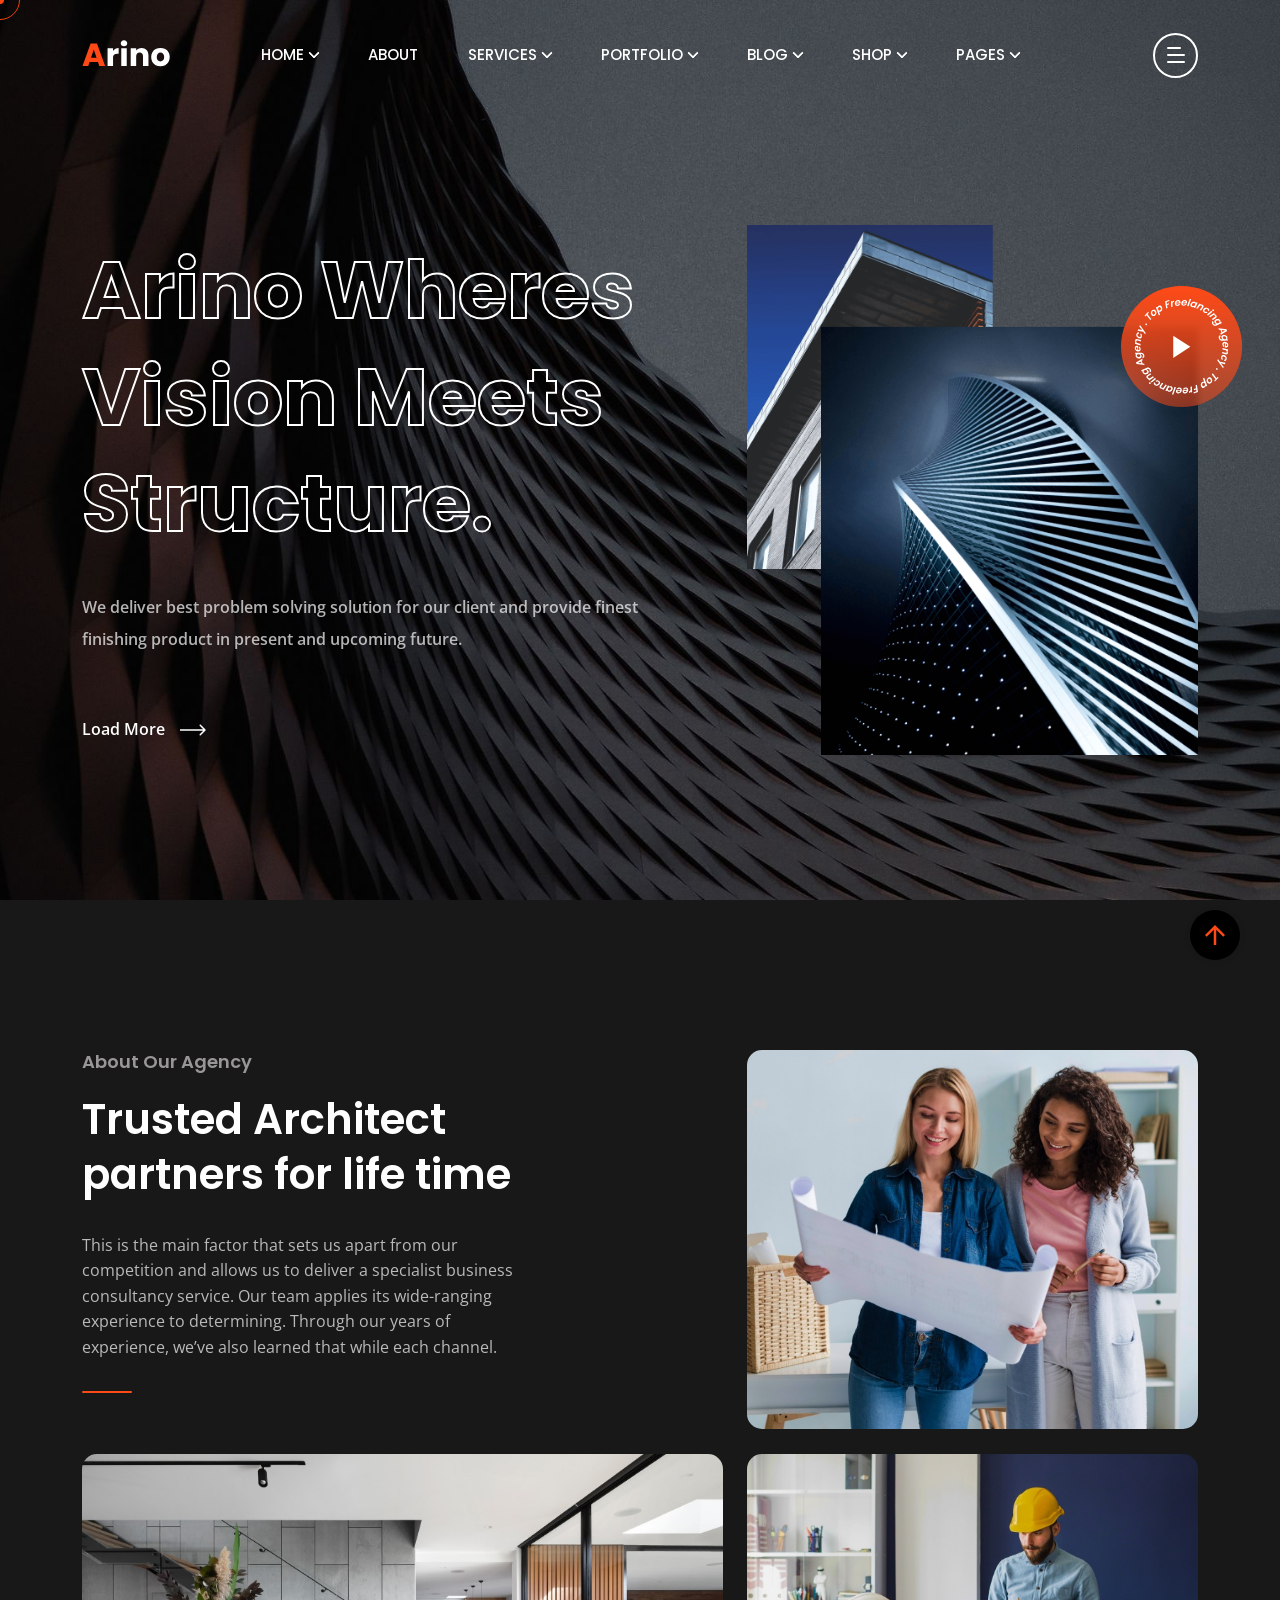
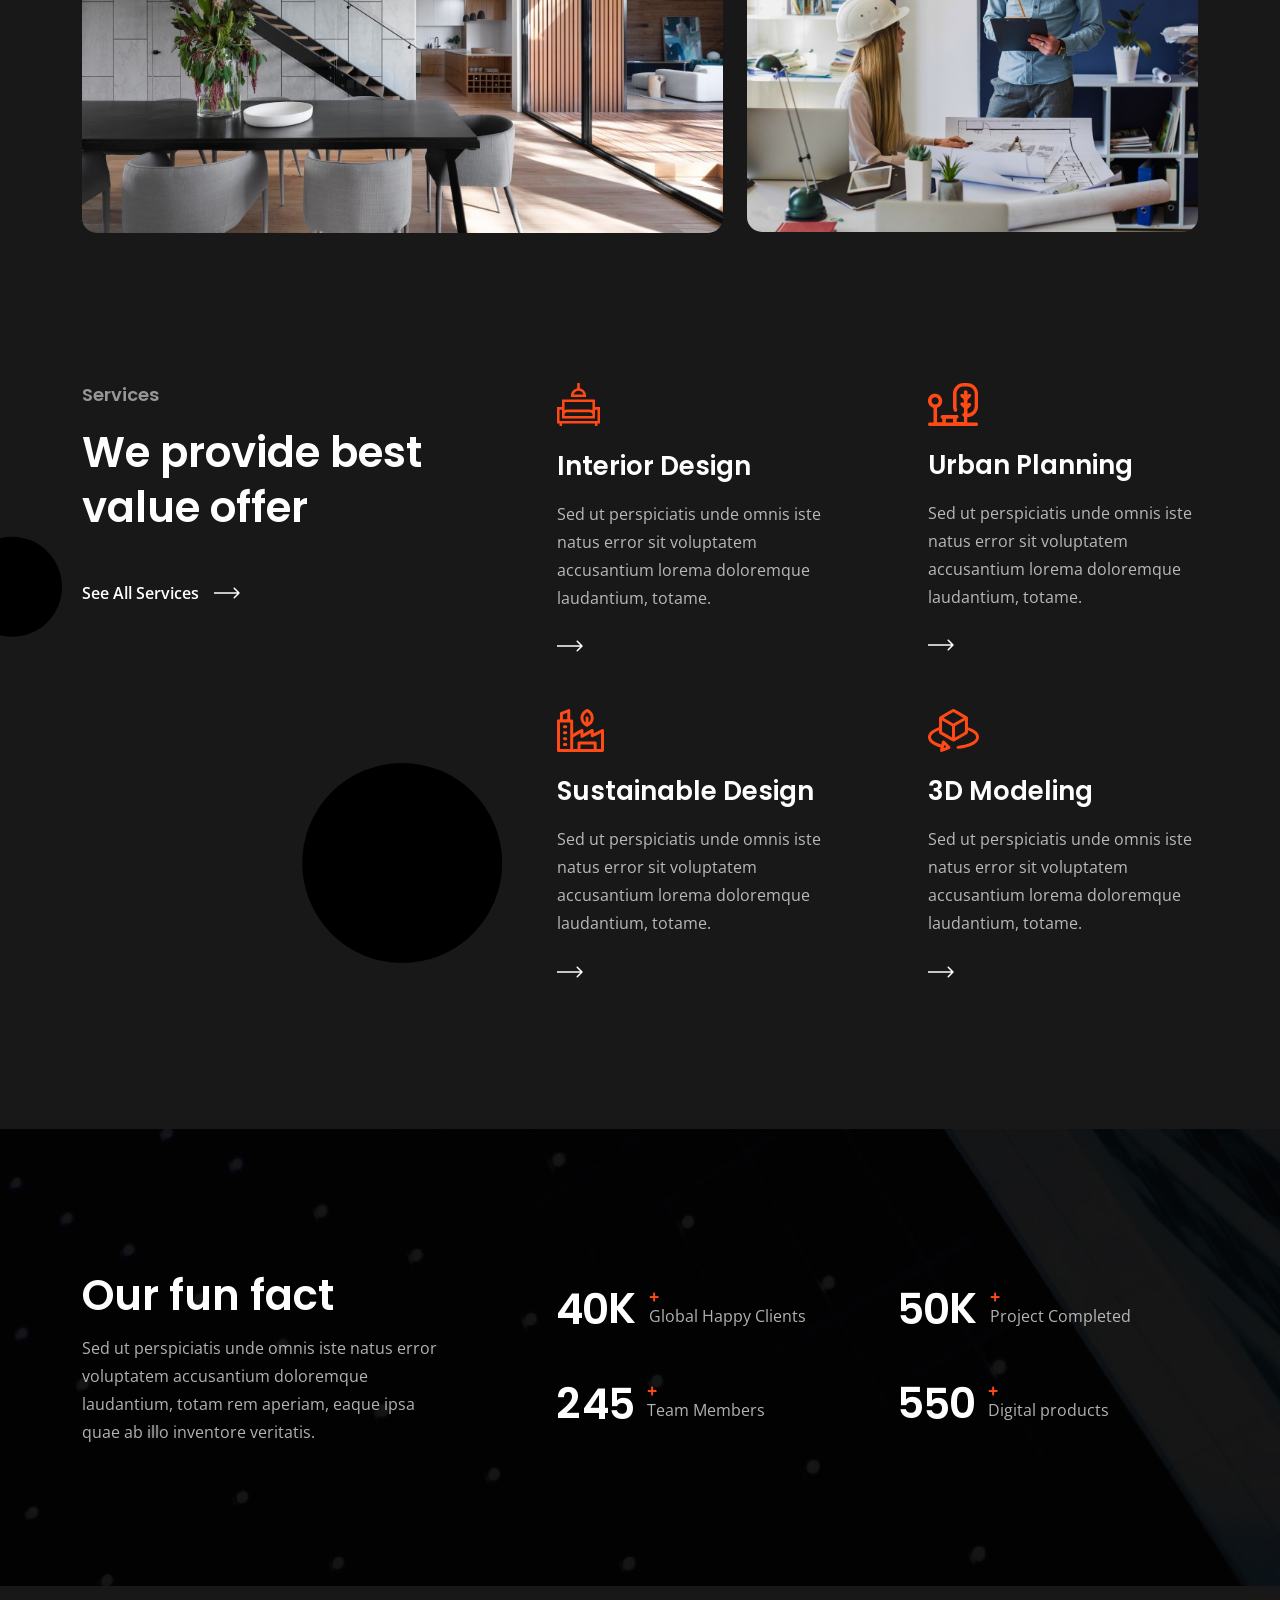
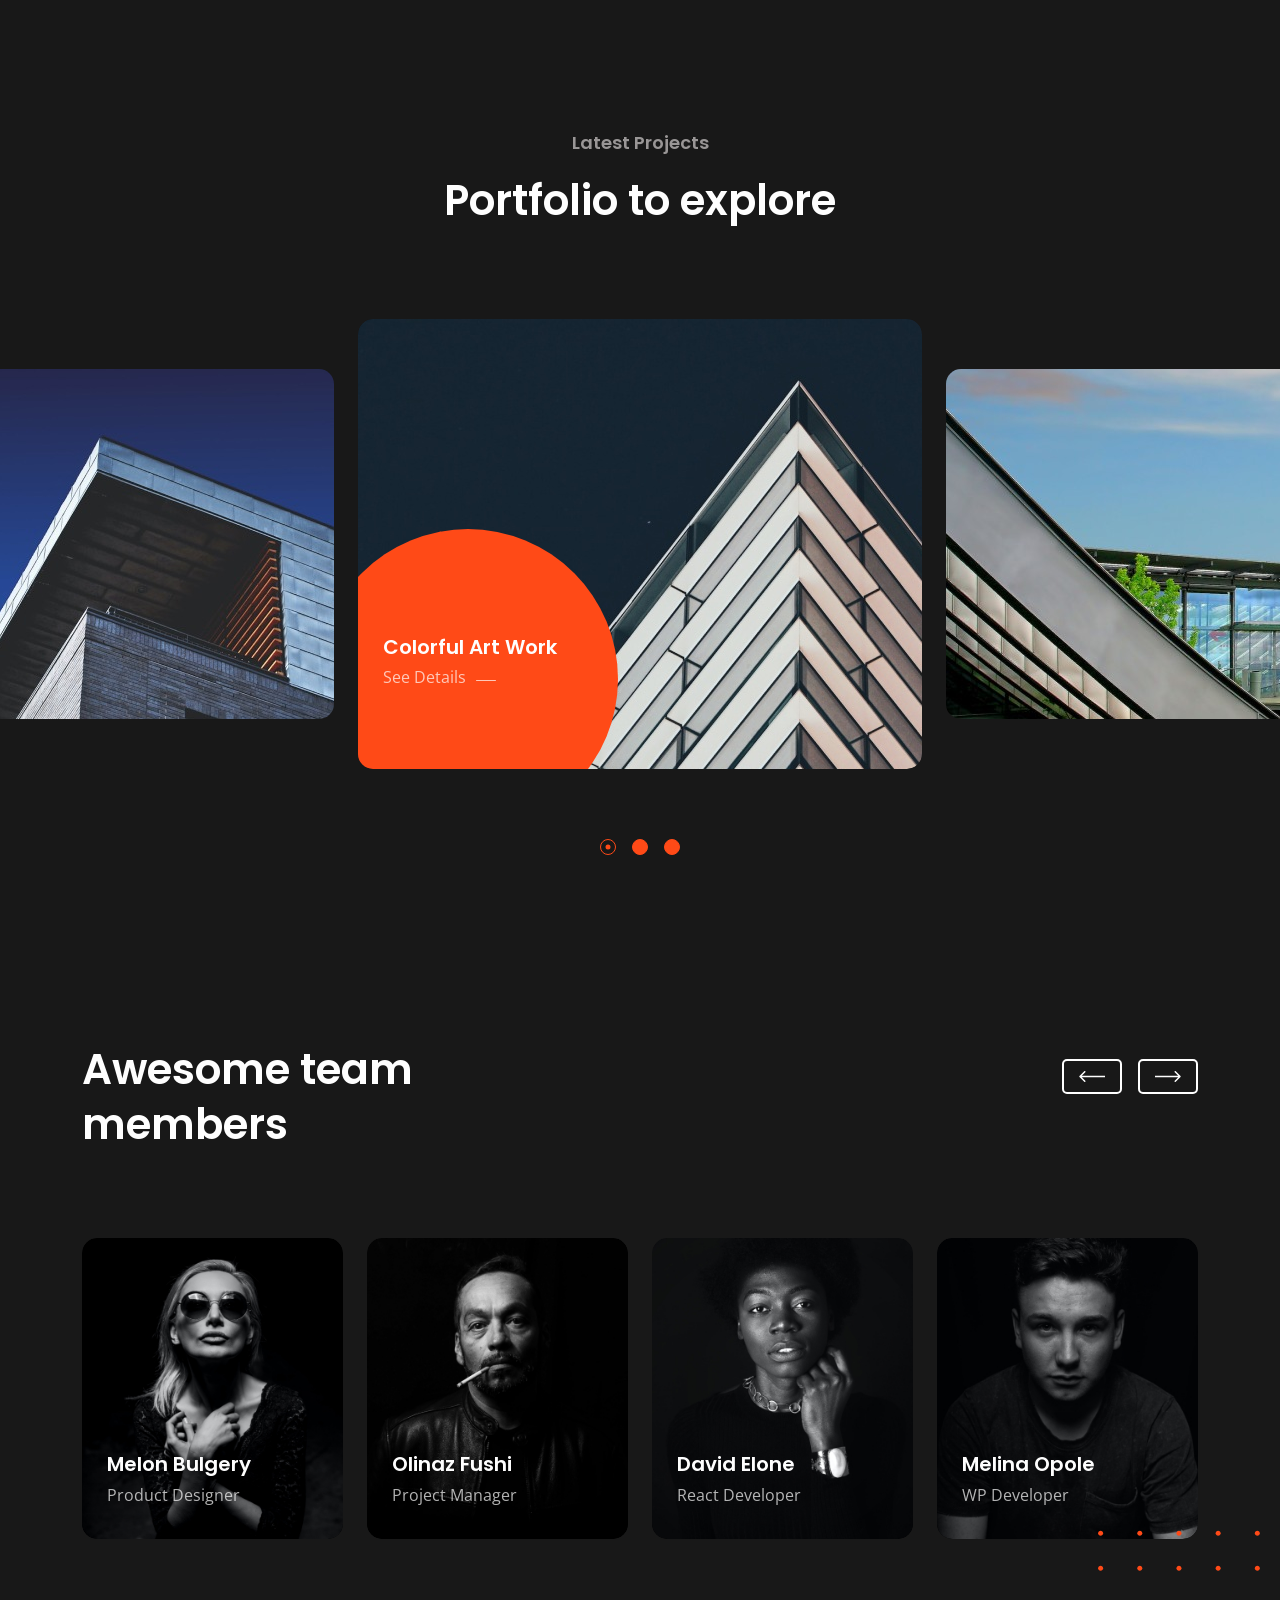
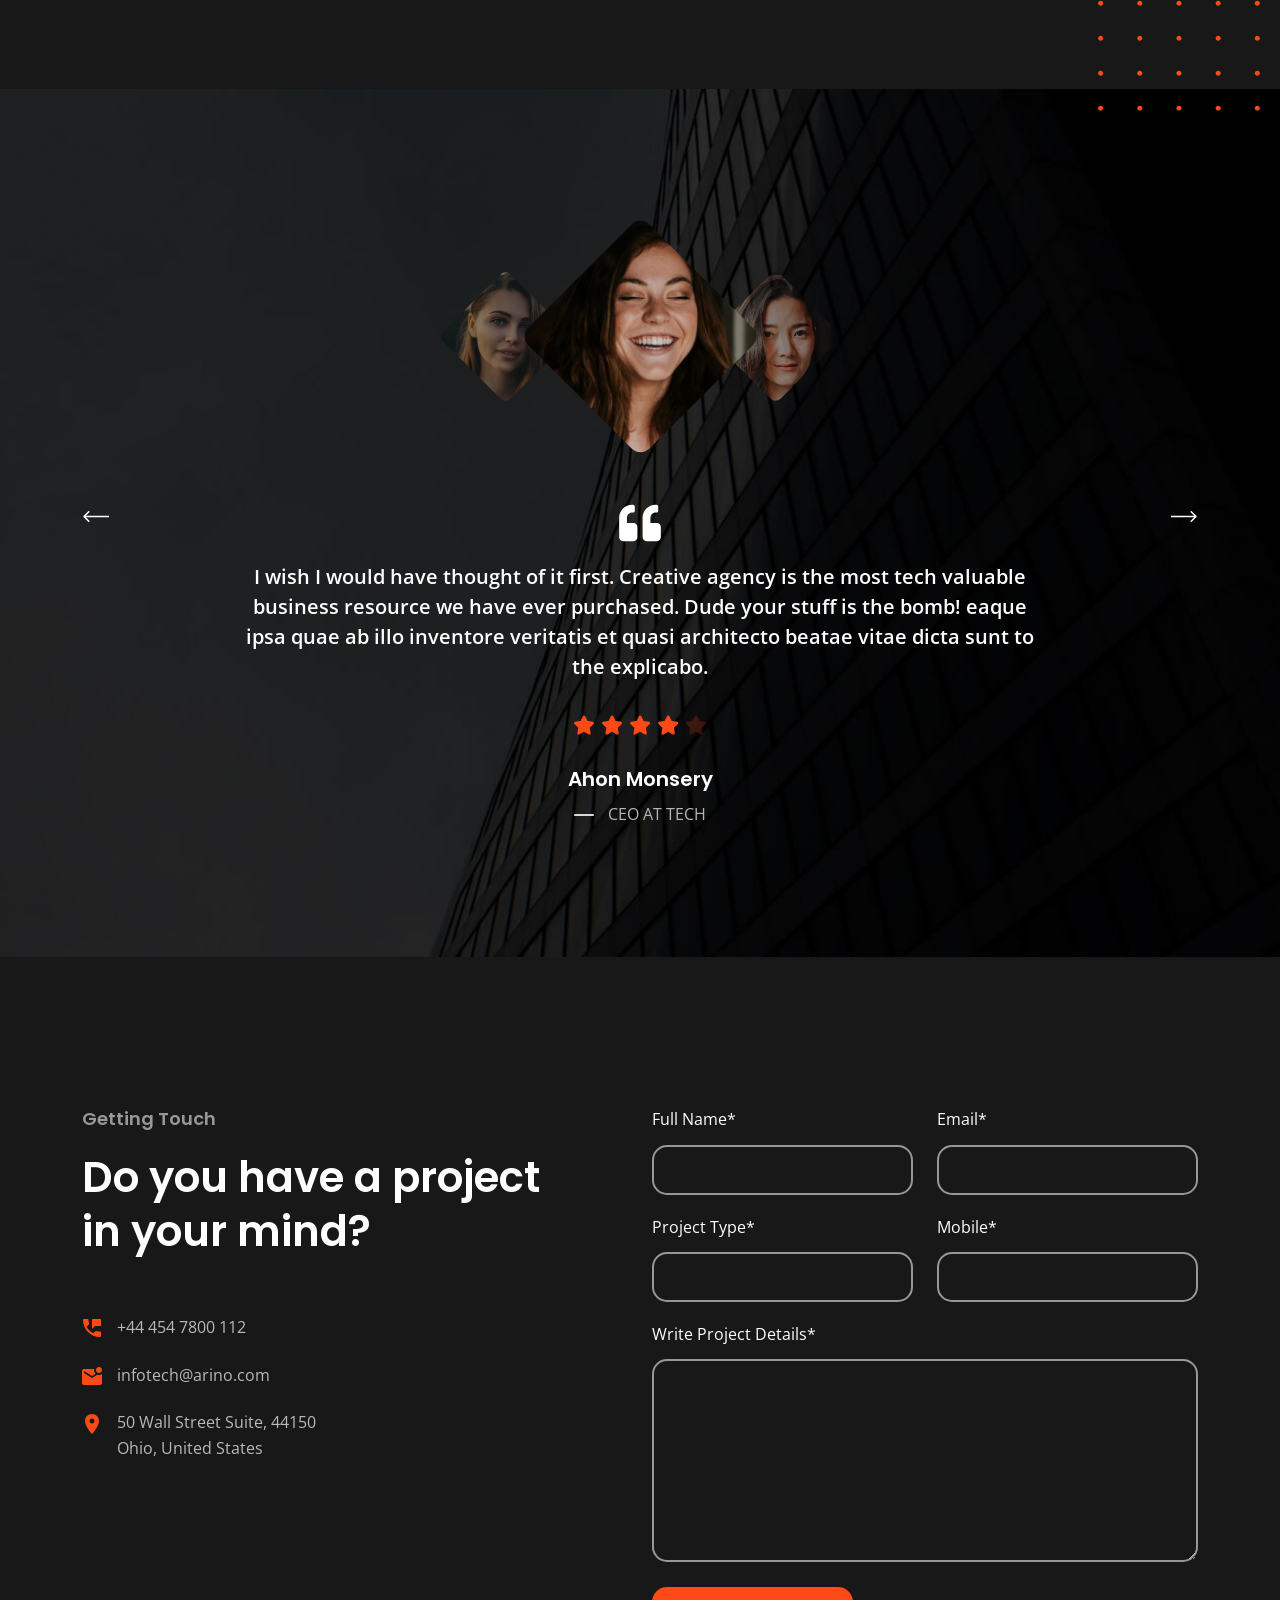
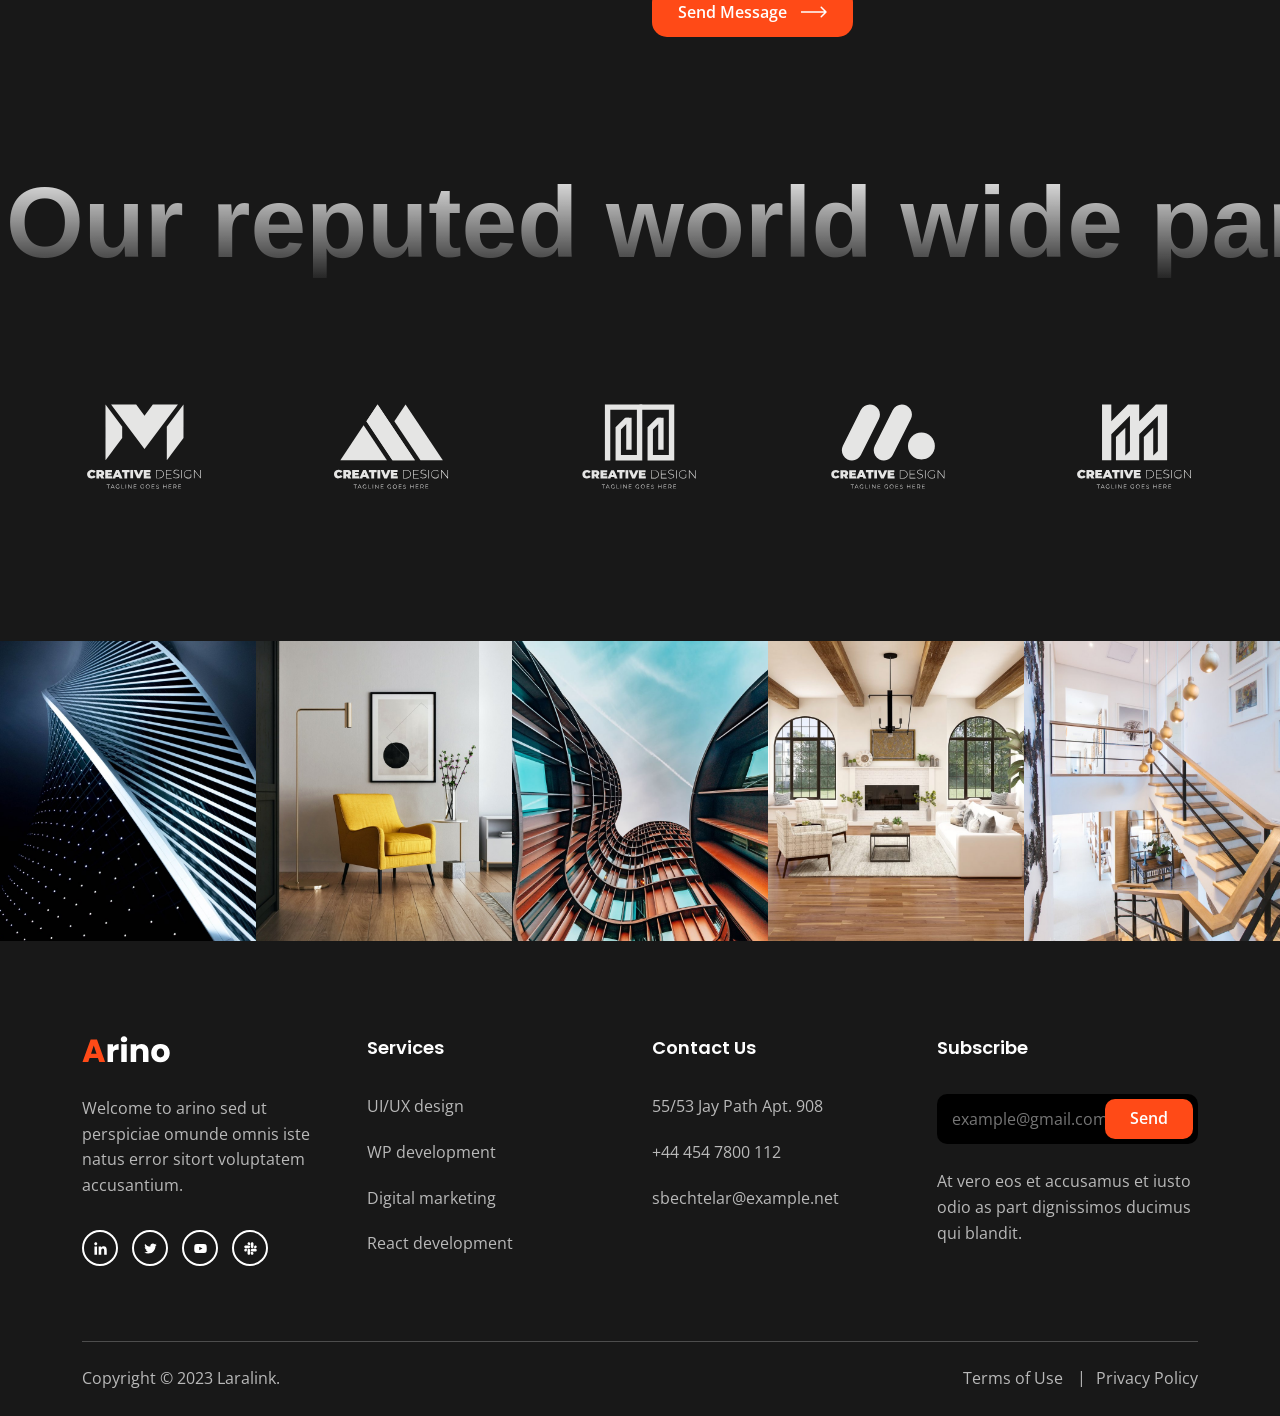
<file: architecture-agency.html>
<!DOCTYPE html>
<html class="no-js" lang="en">
  <head>
    <!-- Meta Tags -->
    <meta charset="utf-8">
    <meta http-equiv="x-ua-compatible" content="ie=edge">
    <meta name="viewport" content="width=device-width, initial-scale=1">
    <meta name="author" content="Laralink">
    <!-- Favicon Icon -->
    <link rel="icon" href="assets/img/favicon.png">
    <!-- Site Title -->
    <title>Arino - Architecture Agency Template</title>
    <link rel="stylesheet" href="assets/css/plugins/bootstrap.min.css">
    <link rel="stylesheet" href="assets/css/plugins/fontawesome.min.css">
    <link rel="stylesheet" href="assets/css/plugins/slick.css">
    <link rel="stylesheet" href="assets/css/plugins/lightgallery.min.css">
    <link rel="stylesheet" href="assets/css/plugins/animate.css">
    <link rel="stylesheet" href="assets/css/style.css">
  </head>
  <body>
    <div class="cs-preloader cs-center">
      <div class="cs-preloader_in"></div>
    </div>
    <!-- Start Header Section -->
    <header class="cs-site_header cs-style1 text-uppercase cs-sticky_header">
      <div class="cs-main_header">
        <div class="container">
          <div class="cs-main_header_in">
            <div class="cs-main_header_left">
              <a class="cs-site_branding" href="index.html">
                <img src="assets/img/logo.svg" alt="Logo">
              </a>
            </div>
            <div class="cs-main_header_center">
              <div class="cs-nav cs-primary_font cs-medium">
                <ul class="cs-nav_list">
                  <li class="menu-item-has-children cs-mega_menu">
                    <a href="index.html">Home</a>
                    <ul class="cs-mega_wrapper">
                      <li>
                        <ul>
                          <li>
                            <a href="index.html" class="cs-nav_list_img">
                              <img src="assets/img/demo/main-home.jpeg" alt="Thumb">
                            </a>
                            <a href="index.html">Main Home</a>
                          </li>
                          <li>
                            <a href="architecture-agency.html" class="cs-nav_list_img">
                              <img src="assets/img/demo/architecture-agency.jpeg" alt="Thumb">
                            </a>
                            <a href="architecture-agency.html">Architecture Agency</a>
                            <span class="cs-header_badge">New</span>
                          </li>
                        </ul>
                      </li>
                      <li>
                        <ul>
                          <li>
                            <a href="photography-agency.html" class="cs-nav_list_img">
                              <img src="assets/img/demo/photography-agency.jpeg" alt="Thumb">
                            </a>
                            <a href="photography-agency.html">Photography Agency</a>
                          </li>
                          <li>
                            <a href="creative-solution.html" class="cs-nav_list_img">
                              <img src="assets/img/demo/creative-solution.jpeg" alt="Thumb">
                            </a>
                            <a href="creative-solution.html">Creative Solution</a>
                            <span class="cs-header_badge">New</span>
                          </li>
                        </ul>
                      </li>
                      <li>
                        <ul>
                          <li>
                            <a href="creative-portfolio.html" class="cs-nav_list_img">
                              <img src="assets/img/demo/portfolio.jpeg" alt="Thumb">
                            </a>
                            <a href="creative-portfolio.html">Creative Portfolio</a>
                          </li>
                          <li>
                            <a href="personal-portfolio.html" class="cs-nav_list_img">
                              <img src="assets/img/demo/personal-portfolio.jpeg" alt="Thumb">
                              <span class="cs-header_badge">New</span>
                            </a>
                            <a href="personal-portfolio.html">Personal Portfolio</a>
                          </li>
                        </ul>
                      </li>
                      <li>
                        <ul>
                          <li>
                            <a href="digital-agency.html" class="cs-nav_list_img">
                              <img src="assets/img/demo/digital-agency.jpeg" alt="Thumb">
                            </a>
                            <a href="digital-agency.html">Digital Agency</a>
                          </li>
                          <li>
                            <a href="https://arino-html-rtl.vercel.app" target="_blank" class="cs-nav_list_img">
                              <img src="assets/img/demo/rtl.jpeg" alt="Thumb">
                            </a>
                            <a href="https://arino-html-rtl.vercel.app" target="_blank">RTL Demo</a>
                          </li>
                        </ul>
                      </li>
                      <li>
                        <ul>
                          <li>
                            <a href="marketing-agency.html" class="cs-nav_list_img">
                              <img src="assets/img/demo/marketing.jpeg" alt="Thumb">
                            </a>
                            <a href="marketing-agency.html">Marketing Agency</a>
                          </li>
                          <li>
                            <a href="showcase-portfolio.html" class="cs-nav_list_img">
                              <img src="assets/img/demo/portfolio-showcase.jpeg" alt="Thumb">
                            </a>
                            <a href="showcase-portfolio.html">Portfolio Showcase</a>
                          </li>
                          <li>
                            <a href="case-study-showcase.html" class="cs-nav_list_img">
                              <img src="assets/img/demo/case-study-showcase.jpeg" alt="Thumb">
                            </a>
                            <a href="case-study-showcase.html">Case Study Showcase</a>
                          </li>
                        </ul>
                      </li>
                      <li>
                        <ul>
                          <li>
                            <a href="freelancer-agency.html" class="cs-nav_list_img">
                              <img src="assets/img/demo/freelancer-agency.jpeg" alt="Thumb">
                            </a>
                            <a href="freelancer-agency.html">Freelancing Agency</a>
                          </li>
                          <li>
                            <a href="video-showcase.html" class="cs-nav_list_img">
                              <img src="assets/img/demo/video-showcase.jpeg" alt="Thumb">
                              <span class="cs-header_badge">New</span>
                            </a>
                            <a href="video-showcase.html">Video Showcase</a>
                          </li>
                        </ul>
                      </li>
                    </ul>
                  </li>
                  <li>
                    <a href="about.html">About</a>
                  </li>
                  <li class="menu-item-has-children">
                    <a href="service.html">Services</a>
                    <ul>
                      <li>
                        <a href="service.html">Services</a>
                      </li>
                      <li>
                        <a href="service-details.html">Service Details</a>
                      </li>
                    </ul>
                  </li>
                  <li class="menu-item-has-children">
                    <a href="portfolio.html">Portfolio</a>
                    <ul>
                      <li>
                        <a href="portfolio.html">Portfolio</a>
                      </li>
                      <li>
                        <a href="portfolio-details.html">Portfolio Details</a>
                      </li>
                    </ul>
                  </li>
                  <li class="menu-item-has-children">
                    <a href="blog.html">Blog</a>
                    <ul>
                      <li>
                        <a href="blog.html">Blog</a>
                      </li>
                      <li>
                        <a href="blog-details.html">Blog Details</a>
                      </li>
                    </ul>
                  </li>
                  <li class="menu-item-has-children">
                    <a href="shop.html">Shop</a>
                    <ul>
                      <li>
                        <a href="shop.html">Our Shop</a>
                      </li>
                      <li>
                        <a href="shop-product-details.html">Shop Details</a>
                      </li>
                      <li>
                        <a href="shop-cart.html">Cart</a>
                      </li>
                      <li>
                        <a href="shop-checkout.html">Checkout</a>
                      </li>
                      <li>
                        <a href="shop-order-recived.html">Success Order</a>
                      </li>
                      <li>
                        <a href="shop-wishlist.html">Wishlist</a>
                      </li>
                    </ul>
                  </li>
                  <li class="menu-item-has-children">
                    <a href="#">Pages</a>
                    <ul>
                      <li>
                        <a href="contact.html">Contact</a>
                      </li>
                      <li>
                        <a href="team.html">Team</a>
                      </li>
                      <li>
                        <a href="team-details.html">Team Details</a>
                      </li>
                      <li>
                        <a href="case-study.html">Case Study Details</a>
                      </li>
                      <li>
                        <a href="faq.html">FAQ</a>
                      </li>
                    </ul>
                  </li>
                </ul>
              </div>
            </div>
            <div class="cs-main_header_right">
              <div class="cs-toolbox">
                <span class="cs-icon_btn">
                  <span class="cs-icon_btn_in">
                    <span></span>
                    <span></span>
                    <span></span>
                    <span></span>
                  </span>
                </span>
              </div>
            </div>
          </div>
        </div>
      </div>
    </header>
    <div class="cs-side_header">
      <button class="cs-close"></button>
      <div class="cs-side_header_overlay"></div>
      <div class="cs-side_header_in">
        <div class="cs-side_header_shape"></div>
        <a class="cs-site_branding" href="index.html">
          <img src="assets/img/footer_logo.svg" alt="Logo">
        </a>
        <div class="cs-side_header_box">
          <h2 class="cs-side_header_heading"> Do you have a project in your <br> mind? Keep connect us. </h2>
        </div>
        <div class="cs-side_header_box">
          <h3 class="cs-side_header_title cs-primary_color">Contact Us</h3>
          <ul class="cs-contact_info cs-style1 cs-mp0">
            <li>
              <svg width="18" height="18" viewBox="0 0 18 18" fill="none" xmlns="http://www.w3.org/2000/svg">
                <path d="M17 12.5C15.75 12.5 14.55 12.3 13.43 11.93C13.08 11.82 12.69 11.9 12.41 12.17L10.21 14.37C7.38 12.93 5.06 10.62 3.62 7.79L5.82 5.58C6.1 5.31 6.18 4.92 6.07 4.57C5.7 3.45 5.5 2.25 5.5 1C5.5 0.45 5.05 0 4.5 0H1C0.45 0 0 0.45 0 1C0 10.39 7.61 18 17 18C17.55 18 18 17.55 18 17V13.5C18 12.95 17.55 12.5 17 12.5ZM9 0V10L12 7H18V0H9Z" fill="#FF4A17" />
              </svg>
              <span>+44 454 7800 112</span>
            </li>
            <li>
              <svg width="20" height="18" viewBox="0 0 20 18" fill="none" xmlns="http://www.w3.org/2000/svg">
                <path d="M20 6.98V16C20 17.1 19.1 18 18 18H2C0.9 18 0 17.1 0 16V4C0 2.9 0.9 2 2 2H12.1C12.04 2.32 12 2.66 12 3C12 4.48 12.65 5.79 13.67 6.71L10 9L2 4V6L10 11L15.3 7.68C15.84 7.88 16.4 8 17 8C18.13 8 19.16 7.61 20 6.98ZM14 3C14 4.66 15.34 6 17 6C18.66 6 20 4.66 20 3C20 1.34 18.66 0 17 0C15.34 0 14 1.34 14 3Z" fill="#FF4A17" />
              </svg>
              <span>infotech@arino.com</span>
            </li>
            <li>
              <svg width="14" height="20" viewBox="0 0 14 20" fill="none" xmlns="http://www.w3.org/2000/svg">
                <path d="M7 0C3.13 0 0 3.13 0 7C0 12.25 7 20 7 20C7 20 14 12.25 14 7C14 3.13 10.87 0 7 0ZM7 9.5C5.62 9.5 4.5 8.38 4.5 7C4.5 5.62 5.62 4.5 7 4.5C8.38 4.5 9.5 5.62 9.5 7C9.5 8.38 8.38 9.5 7 9.5Z" fill="#FF4A17" />
              </svg>
              <span>50 Wall Street Suite, 44150 <br>Ohio, United States </span>
            </li>
          </ul>
        </div>
        <div class="cs-side_header_box">
          <h3 class="cs-side_header_title cs-primary_color">Subscribe</h3>
          <div class="cs-newsletter cs-style1">
            <form action="#" class="cs-newsletter_form">
              <input type="email" class="cs-newsletter_input" placeholder="example@gmail.com">
              <button class="cs-newsletter_btn">
                <span>Send</span>
              </button>
            </form>
            <div class="cs-newsletter_text"> At vero eos et accusamus et iusto odio as part dignissimos ducimus qui blandit. </div>
          </div>
        </div>
        <div class="cs-side_header_box">
          <div class="cs-social_btns cs-style1">
            <a href="#" class="cs-center">
              <svg width="15" height="15" viewBox="0 0 15 15" fill="none" xmlns="http://www.w3.org/2000/svg">
                <path d="M4.04799 13.7497H1.45647V5.4043H4.04799V13.7497ZM2.75084 4.2659C1.92215 4.2659 1.25 3.57952 1.25 2.75084C1.25 2.35279 1.40812 1.97105 1.68958 1.68958C1.97105 1.40812 2.35279 1.25 2.75084 1.25C3.14888 1.25 3.53063 1.40812 3.81209 1.68958C4.09355 1.97105 4.25167 2.35279 4.25167 2.75084C4.25167 3.57952 3.57924 4.2659 2.75084 4.2659ZM13.7472 13.7497H11.1613V9.68722C11.1613 8.71903 11.1417 7.4774 9.81389 7.4774C8.46652 7.4774 8.26004 8.5293 8.26004 9.61747V13.7497H5.67132V5.4043H8.15681V6.54269H8.19308C8.53906 5.887 9.38421 5.19503 10.6451 5.19503C13.2679 5.19503 13.75 6.92215 13.75 9.16546V13.7497H13.7472Z" fill="white"></path>
              </svg>
            </a>
            <a href="#" class="cs-center">
              <svg width="13" height="11" viewBox="0 0 13 11" fill="none" xmlns="http://www.w3.org/2000/svg">
                <path d="M11.4651 2.95396C11.4731 3.065 11.4731 3.17606 11.4731 3.2871C11.4731 6.67383 8.89535 10.5761 4.18402 10.5761C2.73255 10.5761 1.38421 10.1557 0.25 9.42608C0.456226 9.44986 0.654494 9.4578 0.868655 9.4578C2.06629 9.4578 3.16879 9.0533 4.04918 8.36326C2.92291 8.33946 1.97906 7.60183 1.65386 6.5866C1.81251 6.61038 1.97112 6.62624 2.1377 6.62624C2.36771 6.62624 2.59774 6.59451 2.81188 6.53901C1.63802 6.30105 0.757595 5.26996 0.757595 4.02472V3.99301C1.09864 4.18336 1.49524 4.30233 1.91558 4.31818C1.22554 3.85814 0.773464 3.07294 0.773464 2.1846C0.773464 1.70872 0.900344 1.27249 1.12244 0.891774C2.38355 2.44635 4.27919 3.46156 6.40481 3.57262C6.36516 3.38226 6.34136 3.184 6.34136 2.9857C6.34136 1.57388 7.4835 0.423828 8.90323 0.423828C9.64086 0.423828 10.3071 0.733156 10.7751 1.23284C11.354 1.1218 11.9093 0.907643 12.401 0.614185C12.2106 1.20906 11.8061 1.70875 11.2748 2.02598C11.7903 1.97049 12.29 1.82769 12.75 1.62942C12.4011 2.13702 11.9648 2.5891 11.4651 2.95396V2.95396Z" fill="white"></path>
              </svg>
            </a>
            <a href="#" class="cs-center">
              <svg width="13" height="9" viewBox="0 0 13 9" fill="none" xmlns="http://www.w3.org/2000/svg">
                <path d="M12.4888 1.48066C12.345 0.939353 11.9215 0.513038 11.3837 0.368362C10.4089 0.105469 6.5 0.105469 6.5 0.105469C6.5 0.105469 2.59116 0.105469 1.61633 0.368362C1.07853 0.513061 0.65496 0.939353 0.5112 1.48066C0.25 2.4618 0.25 4.50887 0.25 4.50887C0.25 4.50887 0.25 6.55595 0.5112 7.53709C0.65496 8.0784 1.07853 8.48695 1.61633 8.63163C2.59116 8.89452 6.5 8.89452 6.5 8.89452C6.5 8.89452 10.4088 8.89452 11.3837 8.63163C11.9215 8.48695 12.345 8.0784 12.4888 7.53709C12.75 6.55595 12.75 4.50887 12.75 4.50887C12.75 4.50887 12.75 2.4618 12.4888 1.48066V1.48066ZM5.22158 6.36746V2.65029L8.48861 4.50892L5.22158 6.36746V6.36746Z" fill="white"></path>
              </svg>
            </a>
            <a href="#" class="cs-center">
              <svg width="13" height="13" viewBox="0 0 13 13" fill="none" xmlns="http://www.w3.org/2000/svg">
                <path d="M2.87612 8.149C2.87612 8.87165 2.28571 9.46205 1.56306 9.46205C0.840402 9.46205 0.25 8.87165 0.25 8.149C0.25 7.42634 0.840402 6.83594 1.56306 6.83594H2.87612V8.149ZM3.53795 8.149C3.53795 7.42634 4.12835 6.83594 4.851 6.83594C5.57366 6.83594 6.16406 7.42634 6.16406 8.149V11.4369C6.16406 12.1596 5.57366 12.75 4.851 12.75C4.12835 12.75 3.53795 12.1596 3.53795 11.4369V8.149ZM4.851 2.87612C4.12835 2.87612 3.53795 2.28571 3.53795 1.56306C3.53795 0.840402 4.12835 0.25 4.851 0.25C5.57366 0.25 6.16406 0.840402 6.16406 1.56306V2.87612H4.851V2.87612ZM4.851 3.53795C5.57366 3.53795 6.16406 4.12835 6.16406 4.851C6.16406 5.57366 5.57366 6.16406 4.851 6.16406H1.56306C0.840402 6.16406 0.25 5.57366 0.25 4.851C0.25 4.12835 0.840402 3.53795 1.56306 3.53795H4.851V3.53795ZM10.1239 4.851C10.1239 4.12835 10.7143 3.53795 11.4369 3.53795C12.1596 3.53795 12.75 4.12835 12.75 4.851C12.75 5.57366 12.1596 6.16406 11.4369 6.16406H10.1239V4.851V4.851ZM9.46205 4.851C9.46205 5.57366 8.87165 6.16406 8.149 6.16406C7.42634 6.16406 6.83594 5.57366 6.83594 4.851V1.56306C6.83594 0.840402 7.42634 0.25 8.149 0.25C8.87165 0.25 9.46205 0.840402 9.46205 1.56306V4.851V4.851ZM8.149 10.1239C8.87165 10.1239 9.46205 10.7143 9.46205 11.4369C9.46205 12.1596 8.87165 12.75 8.149 12.75C7.42634 12.75 6.83594 12.1596 6.83594 11.4369V10.1239H8.149ZM8.149 9.46205C7.42634 9.46205 6.83594 8.87165 6.83594 8.149C6.83594 7.42634 7.42634 6.83594 8.149 6.83594H11.4369C12.1596 6.83594 12.75 7.42634 12.75 8.149C12.75 8.87165 12.1596 9.46205 11.4369 9.46205H8.149Z" fill="white"></path>
              </svg>
            </a>
          </div>
        </div>
      </div>
    </div>
    <!-- End Header Section -->
    <!-- Start Hero -->
    <div class="cs-hero cs-style6 cs-bg cs-fixed_bg" data-src="assets/img/hero_bg_6.jpeg" id="home">
      <div class="container">
        <div class="row align-items-center">
          <div class="col-xl-7 col-lg-6">
            <div class="cs-hero_text">
              <h1 class="cs-hero_title wow fadeInRight" data-wow-duration="0.8s" data-wow-delay="0.2s">Arino Wheres Vision Meets Structure.</h1>
              <div class="cs-hero_subtitle">We deliver best problem solving solution for our client and provide finest <br>finishing product in present and upcoming future.</div>
              <a href="#" class="cs-text_btn">
                <span>Load More</span>
                <svg width="26" height="12" viewBox="0 0 26 12" fill="none" xmlns="http://www.w3.org/2000/svg">
                  <path d="M25.5303 6.53033C25.8232 6.23744 25.8232 5.76256 25.5303 5.46967L20.7574 0.696699C20.4645 0.403806 19.9896 0.403806 19.6967 0.696699C19.4038 0.989593 19.4038 1.46447 19.6967 1.75736L23.9393 6L19.6967 10.2426C19.4038 10.5355 19.4038 11.0104 19.6967 11.3033C19.9896 11.5962 20.4645 11.5962 20.7574 11.3033L25.5303 6.53033ZM0 6.75H25V5.25H0V6.75Z" fill="currentColor"></path>
                </svg>                
              </a>
            </div>
          </div>
          <div class="col-xl-5 col-lg-6">
            <div class="cs-height_0 cs-height_lg_50"></div>
            <div class="cs-hero_img">
              <img src="assets/img/hero_img_1.png" alt="Thumb">
              <a href="https://www.youtube.com/watch?v=VcaAVWtP48A" class="cs-hero_video_btn cs-center cs-video_open">
                <img src="assets/img/hero_img_6.svg" alt="Rotate Image">
                <svg width="25" height="32" viewBox="0 0 25 32" fill="none" xmlns="http://www.w3.org/2000/svg">
                  <path d="M0 0V31.8177L24.5967 15.9088L0 0Z" fill="white"/>
                </svg>                  
              </a>
            </div>
          </div>
        </div>
      </div>
    </div>
    <!-- End Hero -->
    <!-- Start About Section -->
    <div class="cs-height_150 cs-height_lg_80"></div>
    <section>
      <div class="container">
        <div class="row">
          <div class="col-xl-5 col-lg-7">
            <div class="cs-section_heading cs-style1">
              <h3 class="cs-section_subtitle">About Our Agency</h3>
              <h2 class="cs-section_title">Trusted Architect partners for life time</h2>
              <div class="cs-height_30 cs-height_lg_20"></div>
              <p class="cs-m0">This is the main factor that sets us apart from our competition and allows us to deliver a specialist business consultancy service. Our team applies its wide-ranging experience to determining. Through our years of experience, we’ve also learned that while each channel.</p>
              <div class="cs-height_30 cs-height_lg_30"></div>
              <div class="cs-separator cs-accent_bg"></div>
              <div class="cs-height_25 cs-height_lg_40"></div>
            </div>
          </div>
          <div class="col-lg-5 offset-xl-2">
            <img src="assets/img/about_img_6.jpeg" alt="Thumb" class="w-100 cs-radius_15">
            <div class="cs-height_25 cs-height_lg_25"></div>
          </div>
          <div class="col-lg-7">
            <img src="assets/img/about_img_7.jpeg" alt="Thumb" class="w-100 cs-radius_15">
            <div class="cs-height_25 cs-height_lg_25"></div>
          </div>
          <div class="col-lg-5">
            <img src="assets/img/about_img_8.jpeg" alt="Thumb" class="w-100 cs-radius_15">
            <div class="cs-height_25 cs-height_lg_25"></div>
          </div>
        </div>
      </div>
    </section>
    <!-- End About Section -->
    <!-- StartServices Section -->
    <section class="cs-shape_wrap_4 cs-parallax">
      <div class="cs-shape_4 cs-to_up"></div>
      <div class="cs-shape_4 cs-to_right"></div>
      <div class="cs-height_125 cs-height_lg_55"></div>
      <div class="container">
        <div class="row">
          <div class="col-lg-5 col-xl-4">
            <div class="cs-section_heading cs-style1">
              <h3 class="cs-section_subtitle">Services</h3>
              <h2 class="cs-section_title">We provide best value offer</h2>
              <div class="cs-height_45 cs-height_lg_20"></div>
              <a href="service.html" class="cs-text_btn wow fadeInLeft" data-wow-duration="0.8s" data-wow-delay="0.2s">
                <span>See All Services</span>
                <svg width="26" height="12" viewBox="0 0 26 12" fill="none" xmlns="http://www.w3.org/2000/svg">
                  <path d="M25.5303 6.53033C25.8232 6.23744 25.8232 5.76256 25.5303 5.46967L20.7574 0.696699C20.4645 0.403806 19.9896 0.403806 19.6967 0.696699C19.4038 0.989593 19.4038 1.46447 19.6967 1.75736L23.9393 6L19.6967 10.2426C19.4038 10.5355 19.4038 11.0104 19.6967 11.3033C19.9896 11.5962 20.4645 11.5962 20.7574 11.3033L25.5303 6.53033ZM0 6.75H25V5.25H0V6.75Z" fill="currentColor"></path>
                </svg>                
              </a>
            </div>
            <div class="cs-height_45 cs-height_lg_45"></div>
          </div>
          <div class="col-lg-7 offset-xl-1">
            <div class="cs-iconbox_4_wrap">
              <div class="cs-iconbox cs-style4">
                <div class="cs-iconbox_icon"><img src="assets/img/icons/service_icon_1.svg" alt="Icon"></div>
                <h2 class="cs-iconbox_title"><a href="service-details.html">Interior Design</a></h2>
                <p class="cs-iconbox_subtitle">Sed ut perspiciatis unde omnis iste natus error sit voluptatem accusantium lorema doloremque laudantium, totame.</p>
                <a href="service-details.html" class="cs_iconbox_btn">
                  <span>Learn More</span>
                  <svg width="26" height="12" viewBox="0 0 26 12" fill="none" xmlns="http://www.w3.org/2000/svg">
                    <path d="M25.5303 6.53033C25.8232 6.23744 25.8232 5.76256 25.5303 5.46967L20.7574 0.696699C20.4645 0.403806 19.9896 0.403806 19.6967 0.696699C19.4038 0.989593 19.4038 1.46447 19.6967 1.75736L23.9393 6L19.6967 10.2426C19.4038 10.5355 19.4038 11.0104 19.6967 11.3033C19.9896 11.5962 20.4645 11.5962 20.7574 11.3033L25.5303 6.53033ZM0 6.75H25V5.25H0V6.75Z" fill="currentColor"/>
                  </svg>                  
                </a>
              </div>
              <div class="cs-iconbox cs-style4">
                <div class="cs-iconbox_icon"><img src="assets/img/icons/service_icon_2.svg" alt="Icon"></div>
                <h2 class="cs-iconbox_title"><a href="service-details.html">Urban Planning</a></h2>
                <p class="cs-iconbox_subtitle">Sed ut perspiciatis unde omnis iste natus error sit voluptatem accusantium lorema doloremque laudantium, totame.</p>
                <a href="service-details.html" class="cs_iconbox_btn">
                  <span>Learn More</span>
                  <svg width="26" height="12" viewBox="0 0 26 12" fill="none" xmlns="http://www.w3.org/2000/svg">
                    <path d="M25.5303 6.53033C25.8232 6.23744 25.8232 5.76256 25.5303 5.46967L20.7574 0.696699C20.4645 0.403806 19.9896 0.403806 19.6967 0.696699C19.4038 0.989593 19.4038 1.46447 19.6967 1.75736L23.9393 6L19.6967 10.2426C19.4038 10.5355 19.4038 11.0104 19.6967 11.3033C19.9896 11.5962 20.4645 11.5962 20.7574 11.3033L25.5303 6.53033ZM0 6.75H25V5.25H0V6.75Z" fill="currentColor"/>
                  </svg>                  
                </a>
              </div>
              <div class="cs-iconbox cs-style4">
                <div class="cs-iconbox_icon"><img src="assets/img/icons/service_icon_3.svg" alt="Icon"></div>
                <h2 class="cs-iconbox_title"><a href="service-details.html">Sustainable Design</a></h2>
                <p class="cs-iconbox_subtitle">Sed ut perspiciatis unde omnis iste natus error sit voluptatem accusantium lorema doloremque laudantium, totame.</p>
                <a href="service-details.html" class="cs_iconbox_btn">
                  <span>Learn More</span>
                  <svg width="26" height="12" viewBox="0 0 26 12" fill="none" xmlns="http://www.w3.org/2000/svg">
                    <path d="M25.5303 6.53033C25.8232 6.23744 25.8232 5.76256 25.5303 5.46967L20.7574 0.696699C20.4645 0.403806 19.9896 0.403806 19.6967 0.696699C19.4038 0.989593 19.4038 1.46447 19.6967 1.75736L23.9393 6L19.6967 10.2426C19.4038 10.5355 19.4038 11.0104 19.6967 11.3033C19.9896 11.5962 20.4645 11.5962 20.7574 11.3033L25.5303 6.53033ZM0 6.75H25V5.25H0V6.75Z" fill="currentColor"/>
                  </svg>                  
                </a>
              </div>
              <div class="cs-iconbox cs-style4">
                <div class="cs-iconbox_icon"><img src="assets/img/icons/service_icon_4.svg" alt="Icon"></div>
                <h2 class="cs-iconbox_title"><a href="service-details.html">3D Modeling</a></h2>
                <p class="cs-iconbox_subtitle">Sed ut perspiciatis unde omnis iste natus error sit voluptatem accusantium lorema doloremque laudantium, totame.</p>
                <a href="service-details.html" class="cs_iconbox_btn">
                  <span>Learn More</span>
                  <svg width="26" height="12" viewBox="0 0 26 12" fill="none" xmlns="http://www.w3.org/2000/svg">
                    <path d="M25.5303 6.53033C25.8232 6.23744 25.8232 5.76256 25.5303 5.46967L20.7574 0.696699C20.4645 0.403806 19.9896 0.403806 19.6967 0.696699C19.4038 0.989593 19.4038 1.46447 19.6967 1.75736L23.9393 6L19.6967 10.2426C19.4038 10.5355 19.4038 11.0104 19.6967 11.3033C19.9896 11.5962 20.4645 11.5962 20.7574 11.3033L25.5303 6.53033ZM0 6.75H25V5.25H0V6.75Z" fill="currentColor"/>
                  </svg>                  
                </a>
              </div>
            </div>
          </div>
        </div>
      </div>
      <div class="cs-height_145 cs-height_lg_75"></div>
    </section>
    <!-- End Services Section -->
    <!-- Start FunFact -->
    <section class="cs-bg" data-src="assets/img/funfact_bg.jpeg">
      <div class="container">
        <div class="cs-funfact_wrap cs-type2">
          <div class="cs-funfact_left">
            <div class="cs-funfact_heading">
              <h2>Our fun fact</h2>
              <p> Sed ut perspiciatis unde omnis iste natus error voluptatem accusantium doloremque laudantium, totam rem aperiam, eaque ipsa quae ab illo inventore veritatis. </p>
            </div>
          </div>
          <div class="cs-funfact_right">
            <div class="cs-funfacts">
              <div class="cs-funfact cs-style1">
                <div class="cs-funfact_number cs-primary_font cs-semi_bold cs-primary_color">
                  <span data-count-to="40" class="odometer"></span>K
                </div>
                <div class="cs-funfact_text">
                  <span class="cs-accent_color">+</span>
                  <p>Global Happy Clients</p>
                </div>
              </div>
              <div class="cs-funfact cs-style1">
                <div class="cs-funfact_number cs-primary_font cs-semi_bold cs-primary_color">
                  <span data-count-to="50" class="odometer"></span>K
                </div>
                <div class="cs-funfact_text">
                  <span class="cs-accent_color">+</span>
                  <p>Project Completed</p>
                </div>
              </div>
              <div class="cs-funfact cs-style1">
                <div class="cs-funfact_number cs-primary_font cs-semi_bold cs-primary_color">
                  <span data-count-to="245" class="odometer"></span>
                </div>
                <div class="cs-funfact_text">
                  <span class="cs-accent_color">+</span>
                  <p>Team Members</p>
                </div>
              </div>
              <div class="cs-funfact cs-style1">
                <div class="cs-funfact_number cs-primary_font cs-semi_bold cs-primary_color">
                  <span data-count-to="550" class="odometer"></span>
                </div>
                <div class="cs-funfact_text">
                  <span class="cs-accent_color">+</span>
                  <p>Digital products</p>
                </div>
              </div>
            </div>
          </div>
        </div>
      </div>
    </section>
    <!-- End FunFact -->
    <!-- Start Latest Project -->
    <section>
      <div class="cs-height_145 cs-height_lg_80"></div>
      <div class="container">
        <div class="cs-section_heading cs-style1 text-center">
          <h3 class="cs-section_subtitle">Latest Projects</h3>
          <h2 class="cs-section_title wow fadeInUp" data-wow-duration="0.8s" data-wow-delay="0.2s"> Portfolio to explore </h2>
        </div>
      </div>
      <div class="cs-height_90 cs-height_lg_45"></div>
      <div class="cs-slider cs-style3 cs-gap-24">
        <div class="cs-slider_container" data-autoplay="0" data-loop="1" data-speed="600" data-center="1" data-slides-per-view="1">
          <div class="cs-slider_wrapper">
            <div class="cs-slide">
              <a href="portfolio-details.html" class="cs-portfolio cs-style1 cs-bg">
                <div class="cs-portfolio_hover"></div>
                <div class="cs-portfolio_bg" data-src="assets/img/portfolio_45.jpeg"></div>
                <div class="cs-portfolio_info">
                  <div class="cs-portfolio_info_bg cs-accent_bg"></div>
                  <h2 class="cs-portfolio_title">Colorful Art Work</h2>
                  <div class="cs-portfolio_subtitle">See Details</div>
                </div>
              </a>
            </div>
            <!-- .cs-slide -->
            <div class="cs-slide">
              <a href="portfolio-details.html" class="cs-portfolio cs-style1 cs-bg">
                <div class="cs-portfolio_hover"></div>
                <div class="cs-portfolio_bg" data-src="assets/img/portfolio_47.jpeg"></div>
                <div class="cs-portfolio_info">
                  <div class="cs-portfolio_info_bg cs-accent_bg"></div>
                  <h2 class="cs-portfolio_title">Colorful Art Work</h2>
                  <div class="cs-portfolio_subtitle">See Details</div>
                </div>
              </a>
            </div>
            <!-- .cs-slide -->
            <div class="cs-slide">
              <a href="portfolio-details.html" class="cs-portfolio cs-style1 cs-bg">
                <div class="cs-portfolio_hover"></div>
                <div class="cs-portfolio_bg" data-src="assets/img/portfolio_46.jpeg"></div>
                <div class="cs-portfolio_info">
                  <div class="cs-portfolio_info_bg cs-accent_bg"></div>
                  <h2 class="cs-portfolio_title">Colorful Art Work</h2>
                  <div class="cs-portfolio_subtitle">See Details</div>
                </div>
              </a>
            </div>
            <!-- .cs-slide -->
          </div>
        </div>
        <!-- .cs-slider_container -->
        <div class="cs-pagination cs-style1"></div>
      </div>
      <!-- .cs-slider -->
    </section>
    <!-- End Latest Project -->
    <!-- Start Team Section -->
    <section>
      <div class="cs-height_145 cs-height_lg_80"></div>
      <div class="container">
        <div class="cs-slider cs-style2 cs-gap-24">
          <div class="cs-slider_heading cs-style1">
            <div class="cs-section_heading cs-style1">
              <h3 class="cs-section_subtitle wow fadeInLeft" data-wow-duration="0.8s" data-wow-delay="0.2s"> Our Team </h3>
              <h2 class="cs-section_title">Awesome team <br>members </h2>
            </div>
            <div class="cs-slider_arrows cs-style1 cs-primary_color">
              <div class="cs-left_arrow cs-center">
                <svg width="26" height="13" viewBox="0 0 26 13" fill="none" xmlns="http://www.w3.org/2000/svg">
                  <path d="M0.469791 5.96967C0.176899 6.26256 0.176899 6.73744 0.469791 7.03033L5.24276 11.8033C5.53566 12.0962 6.01053 12.0962 6.30342 11.8033C6.59632 11.5104 6.59632 11.0355 6.30342 10.7426L2.06078 6.5L6.30342 2.25736C6.59632 1.96447 6.59632 1.48959 6.30342 1.1967C6.01053 0.903806 5.53566 0.903806 5.24276 1.1967L0.469791 5.96967ZM26.0001 5.75L1.00012 5.75V7.25L26.0001 7.25V5.75Z" fill="currentColor" />
                </svg>
              </div>
              <div class="cs-right_arrow cs-center">
                <svg width="26" height="13" viewBox="0 0 26 13" fill="none" xmlns="http://www.w3.org/2000/svg">
                  <path d="M25.5305 7.03033C25.8233 6.73744 25.8233 6.26256 25.5305 5.96967L20.7575 1.1967C20.4646 0.903806 19.9897 0.903806 19.6968 1.1967C19.4039 1.48959 19.4039 1.96447 19.6968 2.25736L23.9395 6.5L19.6968 10.7426C19.4039 11.0355 19.4039 11.5104 19.6968 11.8033C19.9897 12.0962 20.4646 12.0962 20.7575 11.8033L25.5305 7.03033ZM0.00012207 7.25H25.0001V5.75H0.00012207V7.25Z" fill="currentColor" />
                </svg>
              </div>
            </div>
          </div>
          <div class="cs-height_85 cs-height_lg_45"></div>
          <div class="cs-slider_container" data-autoplay="0" data-loop="1" data-speed="600" data-center="0" data-slides-per-view="responsive" data-xs-slides="1" data-sm-slides="2" data-md-slides="3" data-lg-slides="4" data-add-slides="4">
            <div class="cs-slider_wrapper">
              <div class="cs-slide">
                <div class="cs-team cs-style1">
                  <div class="cs-member_thumb">
                    <img src="assets/img/member_1.jpeg" alt="Member">
                    <div class="cs-member_overlay"></div>
                  </div>
                  <div class="cs-member_info">
                    <h2 class="cs-member_name">
                      <a href="team-details.html">Melon Bulgery</a>
                    </h2>
                    <div class="cs-member_designation">Product Designer</div>
                  </div>
                  <div class="cs-member_social cs-primary_color">
                    <a href="#">
                      <svg width="20" height="20" viewBox="0 0 20 20" fill="none" xmlns="http://www.w3.org/2000/svg">
                        <path d="M5.39756 18.333H1.9422V7.20581H5.39756V18.333ZM3.66802 5.68795C2.56311 5.68795 1.6669 4.77277 1.6669 3.66786C1.6669 3.13714 1.87773 2.62814 2.25301 2.25286C2.6283 1.87758 3.13729 1.66675 3.66802 1.66675C4.19875 1.66675 4.70774 1.87758 5.08302 2.25286C5.4583 2.62814 5.66913 3.13714 5.66913 3.66786C5.66913 4.77277 4.77256 5.68795 3.66802 5.68795ZM18.3298 18.333H14.8819V12.9164C14.8819 11.6255 14.8559 9.96995 13.0854 9.96995C11.2889 9.96995 11.0136 11.3725 11.0136 12.8234V18.333H7.56199V7.20581H10.876V8.72367H10.9243C11.3857 7.84941 12.5125 6.92679 14.1937 6.92679C17.6907 6.92679 18.3336 9.22962 18.3336 12.2207V18.333H18.3298Z" fill="currentColor" />
                      </svg>
                    </a>
                    <a href="#">
                      <svg width="18" height="14" viewBox="0 0 18 14" fill="none" xmlns="http://www.w3.org/2000/svg">
                        <path d="M15.6204 3.60521C15.631 3.75325 15.631 3.90133 15.631 4.04938C15.631 8.56502 12.194 13.7681 5.91227 13.7681C3.97697 13.7681 2.17918 13.2076 0.666901 12.2347C0.941869 12.2664 1.20623 12.277 1.49177 12.277C3.08862 12.277 4.55861 11.7377 5.73248 10.8176C4.23078 10.7859 2.97231 9.80236 2.53872 8.44871C2.75024 8.48042 2.96173 8.50158 3.18384 8.50158C3.49051 8.50158 3.79722 8.45926 4.08273 8.38527C2.51759 8.06798 1.34369 6.69321 1.34369 5.03288V4.99059C1.79842 5.2444 2.32723 5.40303 2.88768 5.42416C1.96762 4.81078 1.36485 3.76383 1.36485 2.57939C1.36485 1.94488 1.53403 1.36324 1.83015 0.855618C3.51164 2.92838 6.03915 4.282 8.87331 4.43008C8.82045 4.17627 8.78871 3.91191 8.78871 3.64752C8.78871 1.76509 10.3116 0.231689 12.2045 0.231689C13.188 0.231689 14.0764 0.644126 14.7003 1.31037C15.4723 1.16232 16.2126 0.876777 16.8683 0.485499C16.6144 1.27867 16.0751 1.94491 15.3666 2.3679C16.054 2.2939 16.7202 2.10351 17.3336 1.83915C16.8683 2.51594 16.2867 3.11871 15.6204 3.60521V3.60521Z" fill="currentColor" />
                      </svg>
                    </a>
                    <a href="#">
                      <svg width="18" height="12" viewBox="0 0 18 12" fill="none" xmlns="http://www.w3.org/2000/svg">
                        <path d="M16.9853 1.97421C16.7936 1.25247 16.2289 0.684051 15.5118 0.491149C14.212 0.140625 9.00023 0.140625 9.00023 0.140625C9.00023 0.140625 3.78845 0.140625 2.48868 0.491149C1.7716 0.684081 1.20685 1.25247 1.01517 1.97421C0.666901 3.28241 0.666901 6.01183 0.666901 6.01183C0.666901 6.01183 0.666901 8.74126 1.01517 10.0495C1.20685 10.7712 1.7716 11.3159 2.48868 11.5088C3.78845 11.8594 9.00023 11.8594 9.00023 11.8594C9.00023 11.8594 14.212 11.8594 15.5118 11.5088C16.2289 11.3159 16.7936 10.7712 16.9853 10.0495C17.3336 8.74126 17.3336 6.01183 17.3336 6.01183C17.3336 6.01183 17.3336 3.28241 16.9853 1.97421ZM7.29568 8.48995V3.53372L11.6517 6.01189L7.29568 8.48995Z" fill="currentColor" />
                      </svg>
                    </a>
                    <a href="#">
                      <svg width="18" height="18" viewBox="0 0 18 18" fill="none" xmlns="http://www.w3.org/2000/svg">
                        <path d="M4.16839 11.1987C4.16839 12.1623 3.38119 12.9495 2.41764 12.9495C1.4541 12.9495 0.666901 12.1623 0.666901 11.1987C0.666901 10.2352 1.4541 9.448 2.41764 9.448H4.16839V11.1987ZM5.05083 11.1987C5.05083 10.2352 5.83803 9.448 6.80157 9.448C7.76511 9.448 8.55232 10.2352 8.55232 11.1987V15.5827C8.55232 16.5462 7.76511 17.3334 6.80157 17.3334C5.83803 17.3334 5.05083 16.5462 5.05083 15.5827V11.1987ZM6.80157 4.16824C5.83803 4.16824 5.05083 3.38103 5.05083 2.41749C5.05083 1.45395 5.83803 0.666748 6.80157 0.666748C7.76511 0.666748 8.55232 1.45395 8.55232 2.41749V4.16824H6.80157ZM6.80157 5.05068C7.76511 5.05068 8.55232 5.83788 8.55232 6.80142C8.55232 7.76496 7.76511 8.55217 6.80157 8.55217H2.41764C1.4541 8.55217 0.666901 7.76496 0.666901 6.80142C0.666901 5.83788 1.4541 5.05068 2.41764 5.05068H6.80157ZM13.8321 6.80142C13.8321 5.83788 14.6193 5.05068 15.5828 5.05068C16.5464 5.05068 17.3336 5.83788 17.3336 6.80142C17.3336 7.76496 16.5464 8.55217 15.5828 8.55217H13.8321V6.80142ZM12.9496 6.80142C12.9496 7.76496 12.1624 8.55217 11.1989 8.55217C10.2354 8.55217 9.44815 7.76496 9.44815 6.80142V2.41749C9.44815 1.45395 10.2354 0.666748 11.1989 0.666748C12.1624 0.666748 12.9496 1.45395 12.9496 2.41749V6.80142ZM11.1989 13.8319C12.1624 13.8319 12.9496 14.6191 12.9496 15.5827C12.9496 16.5462 12.1624 17.3334 11.1989 17.3334C10.2354 17.3334 9.44815 16.5462 9.44815 15.5827V13.8319H11.1989ZM11.1989 12.9495C10.2354 12.9495 9.44815 12.1623 9.44815 11.1987C9.44815 10.2352 10.2354 9.448 11.1989 9.448H15.5828C16.5464 9.448 17.3336 10.2352 17.3336 11.1987C17.3336 12.1623 16.5464 12.9495 15.5828 12.9495H11.1989Z" fill="currentColor" />
                      </svg>
                    </a>
                  </div>
                </div>
              </div>
              <!-- .cs-slide -->
              <div class="cs-slide">
                <div class="cs-team cs-style1">
                  <div class="cs-member_thumb">
                    <img src="assets/img/member_2.jpeg" alt="Member">
                    <div class="cs-member_overlay"></div>
                  </div>
                  <div class="cs-member_info">
                    <h2 class="cs-member_name">
                      <a href="team-details.html">Olinaz Fushi</a>
                    </h2>
                    <div class="cs-member_designation">Project Manager</div>
                  </div>
                  <div class="cs-member_social cs-primary_color">
                    <a href="#">
                      <svg width="20" height="20" viewBox="0 0 20 20" fill="none" xmlns="http://www.w3.org/2000/svg">
                        <path d="M5.39756 18.333H1.9422V7.20581H5.39756V18.333ZM3.66802 5.68795C2.56311 5.68795 1.6669 4.77277 1.6669 3.66786C1.6669 3.13714 1.87773 2.62814 2.25301 2.25286C2.6283 1.87758 3.13729 1.66675 3.66802 1.66675C4.19875 1.66675 4.70774 1.87758 5.08302 2.25286C5.4583 2.62814 5.66913 3.13714 5.66913 3.66786C5.66913 4.77277 4.77256 5.68795 3.66802 5.68795ZM18.3298 18.333H14.8819V12.9164C14.8819 11.6255 14.8559 9.96995 13.0854 9.96995C11.2889 9.96995 11.0136 11.3725 11.0136 12.8234V18.333H7.56199V7.20581H10.876V8.72367H10.9243C11.3857 7.84941 12.5125 6.92679 14.1937 6.92679C17.6907 6.92679 18.3336 9.22962 18.3336 12.2207V18.333H18.3298Z" fill="currentColor" />
                      </svg>
                    </a>
                    <a href="#">
                      <svg width="18" height="14" viewBox="0 0 18 14" fill="none" xmlns="http://www.w3.org/2000/svg">
                        <path d="M15.6204 3.60521C15.631 3.75325 15.631 3.90133 15.631 4.04938C15.631 8.56502 12.194 13.7681 5.91227 13.7681C3.97697 13.7681 2.17918 13.2076 0.666901 12.2347C0.941869 12.2664 1.20623 12.277 1.49177 12.277C3.08862 12.277 4.55861 11.7377 5.73248 10.8176C4.23078 10.7859 2.97231 9.80236 2.53872 8.44871C2.75024 8.48042 2.96173 8.50158 3.18384 8.50158C3.49051 8.50158 3.79722 8.45926 4.08273 8.38527C2.51759 8.06798 1.34369 6.69321 1.34369 5.03288V4.99059C1.79842 5.2444 2.32723 5.40303 2.88768 5.42416C1.96762 4.81078 1.36485 3.76383 1.36485 2.57939C1.36485 1.94488 1.53403 1.36324 1.83015 0.855618C3.51164 2.92838 6.03915 4.282 8.87331 4.43008C8.82045 4.17627 8.78871 3.91191 8.78871 3.64752C8.78871 1.76509 10.3116 0.231689 12.2045 0.231689C13.188 0.231689 14.0764 0.644126 14.7003 1.31037C15.4723 1.16232 16.2126 0.876777 16.8683 0.485499C16.6144 1.27867 16.0751 1.94491 15.3666 2.3679C16.054 2.2939 16.7202 2.10351 17.3336 1.83915C16.8683 2.51594 16.2867 3.11871 15.6204 3.60521V3.60521Z" fill="currentColor" />
                      </svg>
                    </a>
                    <a href="#">
                      <svg width="18" height="12" viewBox="0 0 18 12" fill="none" xmlns="http://www.w3.org/2000/svg">
                        <path d="M16.9853 1.97421C16.7936 1.25247 16.2289 0.684051 15.5118 0.491149C14.212 0.140625 9.00023 0.140625 9.00023 0.140625C9.00023 0.140625 3.78845 0.140625 2.48868 0.491149C1.7716 0.684081 1.20685 1.25247 1.01517 1.97421C0.666901 3.28241 0.666901 6.01183 0.666901 6.01183C0.666901 6.01183 0.666901 8.74126 1.01517 10.0495C1.20685 10.7712 1.7716 11.3159 2.48868 11.5088C3.78845 11.8594 9.00023 11.8594 9.00023 11.8594C9.00023 11.8594 14.212 11.8594 15.5118 11.5088C16.2289 11.3159 16.7936 10.7712 16.9853 10.0495C17.3336 8.74126 17.3336 6.01183 17.3336 6.01183C17.3336 6.01183 17.3336 3.28241 16.9853 1.97421ZM7.29568 8.48995V3.53372L11.6517 6.01189L7.29568 8.48995Z" fill="currentColor" />
                      </svg>
                    </a>
                    <a href="#">
                      <svg width="18" height="18" viewBox="0 0 18 18" fill="none" xmlns="http://www.w3.org/2000/svg">
                        <path d="M4.16839 11.1987C4.16839 12.1623 3.38119 12.9495 2.41764 12.9495C1.4541 12.9495 0.666901 12.1623 0.666901 11.1987C0.666901 10.2352 1.4541 9.448 2.41764 9.448H4.16839V11.1987ZM5.05083 11.1987C5.05083 10.2352 5.83803 9.448 6.80157 9.448C7.76511 9.448 8.55232 10.2352 8.55232 11.1987V15.5827C8.55232 16.5462 7.76511 17.3334 6.80157 17.3334C5.83803 17.3334 5.05083 16.5462 5.05083 15.5827V11.1987ZM6.80157 4.16824C5.83803 4.16824 5.05083 3.38103 5.05083 2.41749C5.05083 1.45395 5.83803 0.666748 6.80157 0.666748C7.76511 0.666748 8.55232 1.45395 8.55232 2.41749V4.16824H6.80157ZM6.80157 5.05068C7.76511 5.05068 8.55232 5.83788 8.55232 6.80142C8.55232 7.76496 7.76511 8.55217 6.80157 8.55217H2.41764C1.4541 8.55217 0.666901 7.76496 0.666901 6.80142C0.666901 5.83788 1.4541 5.05068 2.41764 5.05068H6.80157ZM13.8321 6.80142C13.8321 5.83788 14.6193 5.05068 15.5828 5.05068C16.5464 5.05068 17.3336 5.83788 17.3336 6.80142C17.3336 7.76496 16.5464 8.55217 15.5828 8.55217H13.8321V6.80142ZM12.9496 6.80142C12.9496 7.76496 12.1624 8.55217 11.1989 8.55217C10.2354 8.55217 9.44815 7.76496 9.44815 6.80142V2.41749C9.44815 1.45395 10.2354 0.666748 11.1989 0.666748C12.1624 0.666748 12.9496 1.45395 12.9496 2.41749V6.80142ZM11.1989 13.8319C12.1624 13.8319 12.9496 14.6191 12.9496 15.5827C12.9496 16.5462 12.1624 17.3334 11.1989 17.3334C10.2354 17.3334 9.44815 16.5462 9.44815 15.5827V13.8319H11.1989ZM11.1989 12.9495C10.2354 12.9495 9.44815 12.1623 9.44815 11.1987C9.44815 10.2352 10.2354 9.448 11.1989 9.448H15.5828C16.5464 9.448 17.3336 10.2352 17.3336 11.1987C17.3336 12.1623 16.5464 12.9495 15.5828 12.9495H11.1989Z" fill="currentColor" />
                      </svg>
                    </a>
                  </div>
                </div>
              </div>
              <!-- .cs-slide -->
              <div class="cs-slide">
                <div class="cs-team cs-style1">
                  <div class="cs-member_thumb">
                    <img src="assets/img/member_3.jpeg" alt="Member">
                    <div class="cs-member_overlay"></div>
                  </div>
                  <div class="cs-member_info">
                    <h2 class="cs-member_name">
                      <a href="team-details.html">David Elone</a>
                    </h2>
                    <div class="cs-member_designation">React Developer</div>
                  </div>
                  <div class="cs-member_social cs-primary_color">
                    <a href="#">
                      <svg width="20" height="20" viewBox="0 0 20 20" fill="none" xmlns="http://www.w3.org/2000/svg">
                        <path d="M5.39756 18.333H1.9422V7.20581H5.39756V18.333ZM3.66802 5.68795C2.56311 5.68795 1.6669 4.77277 1.6669 3.66786C1.6669 3.13714 1.87773 2.62814 2.25301 2.25286C2.6283 1.87758 3.13729 1.66675 3.66802 1.66675C4.19875 1.66675 4.70774 1.87758 5.08302 2.25286C5.4583 2.62814 5.66913 3.13714 5.66913 3.66786C5.66913 4.77277 4.77256 5.68795 3.66802 5.68795ZM18.3298 18.333H14.8819V12.9164C14.8819 11.6255 14.8559 9.96995 13.0854 9.96995C11.2889 9.96995 11.0136 11.3725 11.0136 12.8234V18.333H7.56199V7.20581H10.876V8.72367H10.9243C11.3857 7.84941 12.5125 6.92679 14.1937 6.92679C17.6907 6.92679 18.3336 9.22962 18.3336 12.2207V18.333H18.3298Z" fill="currentColor" />
                      </svg>
                    </a>
                    <a href="#">
                      <svg width="18" height="14" viewBox="0 0 18 14" fill="none" xmlns="http://www.w3.org/2000/svg">
                        <path d="M15.6204 3.60521C15.631 3.75325 15.631 3.90133 15.631 4.04938C15.631 8.56502 12.194 13.7681 5.91227 13.7681C3.97697 13.7681 2.17918 13.2076 0.666901 12.2347C0.941869 12.2664 1.20623 12.277 1.49177 12.277C3.08862 12.277 4.55861 11.7377 5.73248 10.8176C4.23078 10.7859 2.97231 9.80236 2.53872 8.44871C2.75024 8.48042 2.96173 8.50158 3.18384 8.50158C3.49051 8.50158 3.79722 8.45926 4.08273 8.38527C2.51759 8.06798 1.34369 6.69321 1.34369 5.03288V4.99059C1.79842 5.2444 2.32723 5.40303 2.88768 5.42416C1.96762 4.81078 1.36485 3.76383 1.36485 2.57939C1.36485 1.94488 1.53403 1.36324 1.83015 0.855618C3.51164 2.92838 6.03915 4.282 8.87331 4.43008C8.82045 4.17627 8.78871 3.91191 8.78871 3.64752C8.78871 1.76509 10.3116 0.231689 12.2045 0.231689C13.188 0.231689 14.0764 0.644126 14.7003 1.31037C15.4723 1.16232 16.2126 0.876777 16.8683 0.485499C16.6144 1.27867 16.0751 1.94491 15.3666 2.3679C16.054 2.2939 16.7202 2.10351 17.3336 1.83915C16.8683 2.51594 16.2867 3.11871 15.6204 3.60521V3.60521Z" fill="currentColor" />
                      </svg>
                    </a>
                    <a href="#">
                      <svg width="18" height="12" viewBox="0 0 18 12" fill="none" xmlns="http://www.w3.org/2000/svg">
                        <path d="M16.9853 1.97421C16.7936 1.25247 16.2289 0.684051 15.5118 0.491149C14.212 0.140625 9.00023 0.140625 9.00023 0.140625C9.00023 0.140625 3.78845 0.140625 2.48868 0.491149C1.7716 0.684081 1.20685 1.25247 1.01517 1.97421C0.666901 3.28241 0.666901 6.01183 0.666901 6.01183C0.666901 6.01183 0.666901 8.74126 1.01517 10.0495C1.20685 10.7712 1.7716 11.3159 2.48868 11.5088C3.78845 11.8594 9.00023 11.8594 9.00023 11.8594C9.00023 11.8594 14.212 11.8594 15.5118 11.5088C16.2289 11.3159 16.7936 10.7712 16.9853 10.0495C17.3336 8.74126 17.3336 6.01183 17.3336 6.01183C17.3336 6.01183 17.3336 3.28241 16.9853 1.97421ZM7.29568 8.48995V3.53372L11.6517 6.01189L7.29568 8.48995Z" fill="currentColor" />
                      </svg>
                    </a>
                    <a href="#">
                      <svg width="18" height="18" viewBox="0 0 18 18" fill="none" xmlns="http://www.w3.org/2000/svg">
                        <path d="M4.16839 11.1987C4.16839 12.1623 3.38119 12.9495 2.41764 12.9495C1.4541 12.9495 0.666901 12.1623 0.666901 11.1987C0.666901 10.2352 1.4541 9.448 2.41764 9.448H4.16839V11.1987ZM5.05083 11.1987C5.05083 10.2352 5.83803 9.448 6.80157 9.448C7.76511 9.448 8.55232 10.2352 8.55232 11.1987V15.5827C8.55232 16.5462 7.76511 17.3334 6.80157 17.3334C5.83803 17.3334 5.05083 16.5462 5.05083 15.5827V11.1987ZM6.80157 4.16824C5.83803 4.16824 5.05083 3.38103 5.05083 2.41749C5.05083 1.45395 5.83803 0.666748 6.80157 0.666748C7.76511 0.666748 8.55232 1.45395 8.55232 2.41749V4.16824H6.80157ZM6.80157 5.05068C7.76511 5.05068 8.55232 5.83788 8.55232 6.80142C8.55232 7.76496 7.76511 8.55217 6.80157 8.55217H2.41764C1.4541 8.55217 0.666901 7.76496 0.666901 6.80142C0.666901 5.83788 1.4541 5.05068 2.41764 5.05068H6.80157ZM13.8321 6.80142C13.8321 5.83788 14.6193 5.05068 15.5828 5.05068C16.5464 5.05068 17.3336 5.83788 17.3336 6.80142C17.3336 7.76496 16.5464 8.55217 15.5828 8.55217H13.8321V6.80142ZM12.9496 6.80142C12.9496 7.76496 12.1624 8.55217 11.1989 8.55217C10.2354 8.55217 9.44815 7.76496 9.44815 6.80142V2.41749C9.44815 1.45395 10.2354 0.666748 11.1989 0.666748C12.1624 0.666748 12.9496 1.45395 12.9496 2.41749V6.80142ZM11.1989 13.8319C12.1624 13.8319 12.9496 14.6191 12.9496 15.5827C12.9496 16.5462 12.1624 17.3334 11.1989 17.3334C10.2354 17.3334 9.44815 16.5462 9.44815 15.5827V13.8319H11.1989ZM11.1989 12.9495C10.2354 12.9495 9.44815 12.1623 9.44815 11.1987C9.44815 10.2352 10.2354 9.448 11.1989 9.448H15.5828C16.5464 9.448 17.3336 10.2352 17.3336 11.1987C17.3336 12.1623 16.5464 12.9495 15.5828 12.9495H11.1989Z" fill="currentColor" />
                      </svg>
                    </a>
                  </div>
                </div>
              </div>
              <!-- .cs-slide -->
              <div class="cs-slide">
                <div class="cs-team cs-style1">
                  <div class="cs-member_thumb">
                    <img src="assets/img/member_4.jpeg" alt="Member">
                    <div class="cs-member_overlay"></div>
                  </div>
                  <div class="cs-member_info">
                    <h2 class="cs-member_name">
                      <a href="team-details.html">Melina Opole</a>
                    </h2>
                    <div class="cs-member_designation">WP Developer</div>
                  </div>
                  <div class="cs-member_social cs-primary_color">
                    <a href="#">
                      <svg width="20" height="20" viewBox="0 0 20 20" fill="none" xmlns="http://www.w3.org/2000/svg">
                        <path d="M5.39756 18.333H1.9422V7.20581H5.39756V18.333ZM3.66802 5.68795C2.56311 5.68795 1.6669 4.77277 1.6669 3.66786C1.6669 3.13714 1.87773 2.62814 2.25301 2.25286C2.6283 1.87758 3.13729 1.66675 3.66802 1.66675C4.19875 1.66675 4.70774 1.87758 5.08302 2.25286C5.4583 2.62814 5.66913 3.13714 5.66913 3.66786C5.66913 4.77277 4.77256 5.68795 3.66802 5.68795ZM18.3298 18.333H14.8819V12.9164C14.8819 11.6255 14.8559 9.96995 13.0854 9.96995C11.2889 9.96995 11.0136 11.3725 11.0136 12.8234V18.333H7.56199V7.20581H10.876V8.72367H10.9243C11.3857 7.84941 12.5125 6.92679 14.1937 6.92679C17.6907 6.92679 18.3336 9.22962 18.3336 12.2207V18.333H18.3298Z" fill="currentColor" />
                      </svg>
                    </a>
                    <a href="#">
                      <svg width="18" height="14" viewBox="0 0 18 14" fill="none" xmlns="http://www.w3.org/2000/svg">
                        <path d="M15.6204 3.60521C15.631 3.75325 15.631 3.90133 15.631 4.04938C15.631 8.56502 12.194 13.7681 5.91227 13.7681C3.97697 13.7681 2.17918 13.2076 0.666901 12.2347C0.941869 12.2664 1.20623 12.277 1.49177 12.277C3.08862 12.277 4.55861 11.7377 5.73248 10.8176C4.23078 10.7859 2.97231 9.80236 2.53872 8.44871C2.75024 8.48042 2.96173 8.50158 3.18384 8.50158C3.49051 8.50158 3.79722 8.45926 4.08273 8.38527C2.51759 8.06798 1.34369 6.69321 1.34369 5.03288V4.99059C1.79842 5.2444 2.32723 5.40303 2.88768 5.42416C1.96762 4.81078 1.36485 3.76383 1.36485 2.57939C1.36485 1.94488 1.53403 1.36324 1.83015 0.855618C3.51164 2.92838 6.03915 4.282 8.87331 4.43008C8.82045 4.17627 8.78871 3.91191 8.78871 3.64752C8.78871 1.76509 10.3116 0.231689 12.2045 0.231689C13.188 0.231689 14.0764 0.644126 14.7003 1.31037C15.4723 1.16232 16.2126 0.876777 16.8683 0.485499C16.6144 1.27867 16.0751 1.94491 15.3666 2.3679C16.054 2.2939 16.7202 2.10351 17.3336 1.83915C16.8683 2.51594 16.2867 3.11871 15.6204 3.60521V3.60521Z" fill="currentColor" />
                      </svg>
                    </a>
                    <a href="#">
                      <svg width="18" height="12" viewBox="0 0 18 12" fill="none" xmlns="http://www.w3.org/2000/svg">
                        <path d="M16.9853 1.97421C16.7936 1.25247 16.2289 0.684051 15.5118 0.491149C14.212 0.140625 9.00023 0.140625 9.00023 0.140625C9.00023 0.140625 3.78845 0.140625 2.48868 0.491149C1.7716 0.684081 1.20685 1.25247 1.01517 1.97421C0.666901 3.28241 0.666901 6.01183 0.666901 6.01183C0.666901 6.01183 0.666901 8.74126 1.01517 10.0495C1.20685 10.7712 1.7716 11.3159 2.48868 11.5088C3.78845 11.8594 9.00023 11.8594 9.00023 11.8594C9.00023 11.8594 14.212 11.8594 15.5118 11.5088C16.2289 11.3159 16.7936 10.7712 16.9853 10.0495C17.3336 8.74126 17.3336 6.01183 17.3336 6.01183C17.3336 6.01183 17.3336 3.28241 16.9853 1.97421ZM7.29568 8.48995V3.53372L11.6517 6.01189L7.29568 8.48995Z" fill="currentColor" />
                      </svg>
                    </a>
                    <a href="#">
                      <svg width="18" height="18" viewBox="0 0 18 18" fill="none" xmlns="http://www.w3.org/2000/svg">
                        <path d="M4.16839 11.1987C4.16839 12.1623 3.38119 12.9495 2.41764 12.9495C1.4541 12.9495 0.666901 12.1623 0.666901 11.1987C0.666901 10.2352 1.4541 9.448 2.41764 9.448H4.16839V11.1987ZM5.05083 11.1987C5.05083 10.2352 5.83803 9.448 6.80157 9.448C7.76511 9.448 8.55232 10.2352 8.55232 11.1987V15.5827C8.55232 16.5462 7.76511 17.3334 6.80157 17.3334C5.83803 17.3334 5.05083 16.5462 5.05083 15.5827V11.1987ZM6.80157 4.16824C5.83803 4.16824 5.05083 3.38103 5.05083 2.41749C5.05083 1.45395 5.83803 0.666748 6.80157 0.666748C7.76511 0.666748 8.55232 1.45395 8.55232 2.41749V4.16824H6.80157ZM6.80157 5.05068C7.76511 5.05068 8.55232 5.83788 8.55232 6.80142C8.55232 7.76496 7.76511 8.55217 6.80157 8.55217H2.41764C1.4541 8.55217 0.666901 7.76496 0.666901 6.80142C0.666901 5.83788 1.4541 5.05068 2.41764 5.05068H6.80157ZM13.8321 6.80142C13.8321 5.83788 14.6193 5.05068 15.5828 5.05068C16.5464 5.05068 17.3336 5.83788 17.3336 6.80142C17.3336 7.76496 16.5464 8.55217 15.5828 8.55217H13.8321V6.80142ZM12.9496 6.80142C12.9496 7.76496 12.1624 8.55217 11.1989 8.55217C10.2354 8.55217 9.44815 7.76496 9.44815 6.80142V2.41749C9.44815 1.45395 10.2354 0.666748 11.1989 0.666748C12.1624 0.666748 12.9496 1.45395 12.9496 2.41749V6.80142ZM11.1989 13.8319C12.1624 13.8319 12.9496 14.6191 12.9496 15.5827C12.9496 16.5462 12.1624 17.3334 11.1989 17.3334C10.2354 17.3334 9.44815 16.5462 9.44815 15.5827V13.8319H11.1989ZM11.1989 12.9495C10.2354 12.9495 9.44815 12.1623 9.44815 11.1987C9.44815 10.2352 10.2354 9.448 11.1989 9.448H15.5828C16.5464 9.448 17.3336 10.2352 17.3336 11.1987C17.3336 12.1623 16.5464 12.9495 15.5828 12.9495H11.1989Z" fill="currentColor" />
                      </svg>
                    </a>
                  </div>
                </div>
              </div>
              <!-- .cs-slide -->
              <div class="cs-slide">
                <div class="cs-team cs-style1">
                  <div class="cs-member_thumb">
                    <img src="assets/img/member_1.jpeg" alt="Member">
                    <div class="cs-member_overlay"></div>
                  </div>
                  <div class="cs-member_info">
                    <h2 class="cs-member_name">
                      <a href="team-details.html">Melon Bulgery</a>
                    </h2>
                    <div class="cs-member_designation">Product Designer</div>
                  </div>
                  <div class="cs-member_social cs-primary_color">
                    <a href="#">
                      <svg width="20" height="20" viewBox="0 0 20 20" fill="none" xmlns="http://www.w3.org/2000/svg">
                        <path d="M5.39756 18.333H1.9422V7.20581H5.39756V18.333ZM3.66802 5.68795C2.56311 5.68795 1.6669 4.77277 1.6669 3.66786C1.6669 3.13714 1.87773 2.62814 2.25301 2.25286C2.6283 1.87758 3.13729 1.66675 3.66802 1.66675C4.19875 1.66675 4.70774 1.87758 5.08302 2.25286C5.4583 2.62814 5.66913 3.13714 5.66913 3.66786C5.66913 4.77277 4.77256 5.68795 3.66802 5.68795ZM18.3298 18.333H14.8819V12.9164C14.8819 11.6255 14.8559 9.96995 13.0854 9.96995C11.2889 9.96995 11.0136 11.3725 11.0136 12.8234V18.333H7.56199V7.20581H10.876V8.72367H10.9243C11.3857 7.84941 12.5125 6.92679 14.1937 6.92679C17.6907 6.92679 18.3336 9.22962 18.3336 12.2207V18.333H18.3298Z" fill="currentColor" />
                      </svg>
                    </a>
                    <a href="#">
                      <svg width="18" height="14" viewBox="0 0 18 14" fill="none" xmlns="http://www.w3.org/2000/svg">
                        <path d="M15.6204 3.60521C15.631 3.75325 15.631 3.90133 15.631 4.04938C15.631 8.56502 12.194 13.7681 5.91227 13.7681C3.97697 13.7681 2.17918 13.2076 0.666901 12.2347C0.941869 12.2664 1.20623 12.277 1.49177 12.277C3.08862 12.277 4.55861 11.7377 5.73248 10.8176C4.23078 10.7859 2.97231 9.80236 2.53872 8.44871C2.75024 8.48042 2.96173 8.50158 3.18384 8.50158C3.49051 8.50158 3.79722 8.45926 4.08273 8.38527C2.51759 8.06798 1.34369 6.69321 1.34369 5.03288V4.99059C1.79842 5.2444 2.32723 5.40303 2.88768 5.42416C1.96762 4.81078 1.36485 3.76383 1.36485 2.57939C1.36485 1.94488 1.53403 1.36324 1.83015 0.855618C3.51164 2.92838 6.03915 4.282 8.87331 4.43008C8.82045 4.17627 8.78871 3.91191 8.78871 3.64752C8.78871 1.76509 10.3116 0.231689 12.2045 0.231689C13.188 0.231689 14.0764 0.644126 14.7003 1.31037C15.4723 1.16232 16.2126 0.876777 16.8683 0.485499C16.6144 1.27867 16.0751 1.94491 15.3666 2.3679C16.054 2.2939 16.7202 2.10351 17.3336 1.83915C16.8683 2.51594 16.2867 3.11871 15.6204 3.60521V3.60521Z" fill="currentColor" />
                      </svg>
                    </a>
                    <a href="#">
                      <svg width="18" height="12" viewBox="0 0 18 12" fill="none" xmlns="http://www.w3.org/2000/svg">
                        <path d="M16.9853 1.97421C16.7936 1.25247 16.2289 0.684051 15.5118 0.491149C14.212 0.140625 9.00023 0.140625 9.00023 0.140625C9.00023 0.140625 3.78845 0.140625 2.48868 0.491149C1.7716 0.684081 1.20685 1.25247 1.01517 1.97421C0.666901 3.28241 0.666901 6.01183 0.666901 6.01183C0.666901 6.01183 0.666901 8.74126 1.01517 10.0495C1.20685 10.7712 1.7716 11.3159 2.48868 11.5088C3.78845 11.8594 9.00023 11.8594 9.00023 11.8594C9.00023 11.8594 14.212 11.8594 15.5118 11.5088C16.2289 11.3159 16.7936 10.7712 16.9853 10.0495C17.3336 8.74126 17.3336 6.01183 17.3336 6.01183C17.3336 6.01183 17.3336 3.28241 16.9853 1.97421ZM7.29568 8.48995V3.53372L11.6517 6.01189L7.29568 8.48995Z" fill="currentColor" />
                      </svg>
                    </a>
                    <a href="#">
                      <svg width="18" height="18" viewBox="0 0 18 18" fill="none" xmlns="http://www.w3.org/2000/svg">
                        <path d="M4.16839 11.1987C4.16839 12.1623 3.38119 12.9495 2.41764 12.9495C1.4541 12.9495 0.666901 12.1623 0.666901 11.1987C0.666901 10.2352 1.4541 9.448 2.41764 9.448H4.16839V11.1987ZM5.05083 11.1987C5.05083 10.2352 5.83803 9.448 6.80157 9.448C7.76511 9.448 8.55232 10.2352 8.55232 11.1987V15.5827C8.55232 16.5462 7.76511 17.3334 6.80157 17.3334C5.83803 17.3334 5.05083 16.5462 5.05083 15.5827V11.1987ZM6.80157 4.16824C5.83803 4.16824 5.05083 3.38103 5.05083 2.41749C5.05083 1.45395 5.83803 0.666748 6.80157 0.666748C7.76511 0.666748 8.55232 1.45395 8.55232 2.41749V4.16824H6.80157ZM6.80157 5.05068C7.76511 5.05068 8.55232 5.83788 8.55232 6.80142C8.55232 7.76496 7.76511 8.55217 6.80157 8.55217H2.41764C1.4541 8.55217 0.666901 7.76496 0.666901 6.80142C0.666901 5.83788 1.4541 5.05068 2.41764 5.05068H6.80157ZM13.8321 6.80142C13.8321 5.83788 14.6193 5.05068 15.5828 5.05068C16.5464 5.05068 17.3336 5.83788 17.3336 6.80142C17.3336 7.76496 16.5464 8.55217 15.5828 8.55217H13.8321V6.80142ZM12.9496 6.80142C12.9496 7.76496 12.1624 8.55217 11.1989 8.55217C10.2354 8.55217 9.44815 7.76496 9.44815 6.80142V2.41749C9.44815 1.45395 10.2354 0.666748 11.1989 0.666748C12.1624 0.666748 12.9496 1.45395 12.9496 2.41749V6.80142ZM11.1989 13.8319C12.1624 13.8319 12.9496 14.6191 12.9496 15.5827C12.9496 16.5462 12.1624 17.3334 11.1989 17.3334C10.2354 17.3334 9.44815 16.5462 9.44815 15.5827V13.8319H11.1989ZM11.1989 12.9495C10.2354 12.9495 9.44815 12.1623 9.44815 11.1987C9.44815 10.2352 10.2354 9.448 11.1989 9.448H15.5828C16.5464 9.448 17.3336 10.2352 17.3336 11.1987C17.3336 12.1623 16.5464 12.9495 15.5828 12.9495H11.1989Z" fill="currentColor" />
                      </svg>
                    </a>
                  </div>
                </div>
              </div>
              <!-- .cs-slide -->
            </div>
          </div>
          <!-- .cs-slider_container -->
          <div class="cs-pagination cs-style1 cs-hidden_desktop"></div>
        </div>
        <!-- .cs-slider -->
      </div>
      <div class="cs-height_150 cs-height_lg_80"></div>
    </section>
    <!-- End Team Section -->

    <!-- Start Testimonial Section -->
    <section class="cs-shape_wrap_3 cs-parallax">
      <div class="cs-bg" data-src="assets/img/testimonial_bg.jpeg">
        <div class="cs-shape_3 cs-to_up">
          <svg width="162" height="181" viewBox="0 0 162 181" fill="none" xmlns="http://www.w3.org/2000/svg">
            <path d="M156.833 178.434C156.833 177.053 157.954 175.932 159.335 175.932C160.716 175.932 161.837 177.053 161.837 178.434C161.837 179.814 160.716 180.935 159.335 180.935C157.954 180.935 156.833 179.814 156.833 178.434Z" fill="#FF4A17" />
            <path d="M117.65 178.434C117.65 177.053 118.771 175.932 120.152 175.932C121.533 175.932 122.653 177.053 122.653 178.434C122.653 179.814 121.533 180.935 120.152 180.935C118.771 180.935 117.65 179.814 117.65 178.434Z" fill="#FF4A17" />
            <path d="M78.4694 178.434C78.4694 177.053 79.5902 175.932 80.971 175.932C82.3517 175.932 83.4726 177.053 83.4726 178.434C83.4726 179.814 82.3517 180.935 80.971 180.935C79.5876 180.935 78.4694 179.814 78.4694 178.434Z" fill="#FF4A17" />
            <path d="M39.286 178.434C39.286 177.053 40.4069 175.932 41.7876 175.932C43.1684 175.932 44.2893 177.053 44.2893 178.434C44.2893 179.814 43.1684 180.935 41.7876 180.935C40.4069 180.935 39.286 179.814 39.286 178.434Z" fill="#FF4A17" />
            <path d="M0.102661 178.434C0.102661 177.053 1.22354 175.932 2.60429 175.932C3.98504 175.932 5.10591 177.053 5.10591 178.434C5.10591 179.814 3.98504 180.935 2.60429 180.935C1.22091 180.935 0.102661 179.814 0.102661 178.434Z" fill="#FF4A17" />
            <path d="M156.833 143.419C156.833 142.038 157.954 140.917 159.335 140.917C160.716 140.917 161.837 142.038 161.837 143.419C161.837 144.799 160.716 145.92 159.335 145.92C157.954 145.92 156.833 144.799 156.833 143.419Z" fill="#FF4A17" />
            <path d="M117.65 143.419C117.65 142.038 118.771 140.917 120.152 140.917C121.533 140.917 122.653 142.038 122.653 143.419C122.653 144.799 121.533 145.92 120.152 145.92C118.771 145.92 117.65 144.799 117.65 143.419Z" fill="#FF4A17" />
            <path d="M78.4694 143.419C78.4694 142.038 79.5902 140.917 80.971 140.917C82.3517 140.917 83.4726 142.038 83.4726 143.419C83.4726 144.799 82.3517 145.92 80.971 145.92C79.5876 145.92 78.4694 144.799 78.4694 143.419Z" fill="#FF4A17" />
            <path d="M39.286 143.419C39.286 142.038 40.4069 140.917 41.7876 140.917C43.1684 140.917 44.2893 142.038 44.2893 143.419C44.2893 144.799 43.1684 145.92 41.7876 145.92C40.4069 145.92 39.286 144.799 39.286 143.419Z" fill="#FF4A17" />
            <path d="M0.102661 143.419C0.102661 142.038 1.22354 140.917 2.60429 140.917C3.98504 140.917 5.10591 142.038 5.10591 143.419C5.10591 144.799 3.98504 145.92 2.60429 145.92C1.22091 145.92 0.102661 144.799 0.102661 143.419Z" fill="#FF4A17" />
            <path d="M156.833 108.404C156.833 107.023 157.954 105.902 159.335 105.902C160.716 105.902 161.837 107.023 161.837 108.404C161.837 109.785 160.716 110.906 159.335 110.906C157.954 110.906 156.833 109.787 156.833 108.404Z" fill="#FF4A17" />
            <path d="M120.152 110.906C121.533 110.906 122.653 109.786 122.653 108.404C122.653 107.022 121.533 105.902 120.152 105.902C118.77 105.902 117.65 107.022 117.65 108.404C117.65 109.786 118.77 110.906 120.152 110.906Z" fill="#FF4A17" />
            <path d="M80.9684 110.906C82.35 110.906 83.47 109.786 83.47 108.404C83.47 107.022 82.35 105.902 80.9684 105.902C79.5868 105.902 78.4668 107.022 78.4668 108.404C78.4668 109.786 79.5868 110.906 80.9684 110.906Z" fill="#FF4A17" />
            <path d="M39.286 108.404C39.286 107.023 40.4069 105.902 41.7876 105.902C43.1684 105.902 44.2893 107.023 44.2893 108.404C44.2893 109.785 43.1684 110.906 41.7876 110.906C40.4069 110.906 39.286 109.787 39.286 108.404Z" fill="#FF4A17" />
            <path d="M0.102661 108.404C0.102661 107.023 1.22354 105.902 2.60429 105.902C3.98504 105.902 5.10591 107.023 5.10591 108.404C5.10591 109.785 3.98504 110.906 2.60429 110.906C1.22091 110.906 0.102661 109.787 0.102661 108.404Z" fill="#FF4A17" />
            <path d="M156.833 73.3918C156.833 72.011 157.954 70.8901 159.335 70.8901C160.716 70.8901 161.837 72.011 161.837 73.3918C161.837 74.7725 160.716 75.8934 159.335 75.8934C157.954 75.8908 156.833 74.7725 156.833 73.3918Z" fill="#FF4A17" />
            <path d="M120.152 75.8934C121.533 75.8934 122.653 74.7734 122.653 73.3918C122.653 72.0102 121.533 70.8901 120.152 70.8901C118.77 70.8901 117.65 72.0102 117.65 73.3918C117.65 74.7734 118.77 75.8934 120.152 75.8934Z" fill="#FF4A17" />
            <path d="M80.9684 75.8934C82.35 75.8934 83.47 74.7734 83.47 73.3918C83.47 72.0102 82.35 70.8901 80.9684 70.8901C79.5868 70.8901 78.4668 72.0102 78.4668 73.3918C78.4668 74.7734 79.5868 75.8934 80.9684 75.8934Z" fill="#FF4A17" />
            <path d="M39.286 73.3918C39.286 72.011 40.4069 70.8901 41.7876 70.8901C43.1684 70.8901 44.2893 72.011 44.2893 73.3918C44.2893 74.7725 43.1684 75.8934 41.7876 75.8934C40.4069 75.8934 39.286 74.7725 39.286 73.3918Z" fill="#FF4A17" />
            <path d="M0.102661 73.3918C0.102661 72.011 1.22354 70.8901 2.60429 70.8901C3.98504 70.8901 5.10591 72.011 5.10591 73.3918C5.10591 74.7725 3.98504 75.8934 2.60429 75.8934C1.22091 75.8908 0.102661 74.7725 0.102661 73.3918Z" fill="#FF4A17" />
            <path d="M156.833 38.3766C156.833 36.9959 157.954 35.875 159.335 35.875C160.716 35.875 161.837 36.9959 161.837 38.3766C161.837 39.7574 160.716 40.8782 159.335 40.8782C157.954 40.8756 156.833 39.7574 156.833 38.3766Z" fill="#FF4A17" />
            <path d="M120.152 40.8782C121.533 40.8782 122.653 39.7582 122.653 38.3766C122.653 36.995 121.533 35.875 120.152 35.875C118.77 35.875 117.65 36.995 117.65 38.3766C117.65 39.7582 118.77 40.8782 120.152 40.8782Z" fill="#FF4A17" />
            <path d="M80.9684 40.8782C82.35 40.8782 83.47 39.7582 83.47 38.3766C83.47 36.995 82.35 35.875 80.9684 35.875C79.5868 35.875 78.4668 36.995 78.4668 38.3766C78.4668 39.7582 79.5868 40.8782 80.9684 40.8782Z" fill="#FF4A17" />
            <path d="M39.286 38.3766C39.286 36.9959 40.4069 35.875 41.7876 35.875C43.1684 35.875 44.2893 36.9959 44.2893 38.3766C44.2893 39.7574 43.1684 40.8782 41.7876 40.8782C40.4069 40.8782 39.286 39.7574 39.286 38.3766Z" fill="#FF4A17" />
            <path d="M0.102661 38.3766C0.102661 36.9959 1.22354 35.875 2.60429 35.875C3.98504 35.875 5.10591 36.9959 5.10591 38.3766C5.10591 39.7574 3.98504 40.8782 2.60429 40.8782C1.22091 40.8756 0.102661 39.7574 0.102661 38.3766Z" fill="#FF4A17" />
            <path d="M156.833 3.36198C156.833 1.98123 157.954 0.860352 159.335 0.860352C160.716 0.860352 161.837 1.98123 161.837 3.36198C161.837 4.74273 160.716 5.8636 159.335 5.8636C157.954 5.8636 156.833 4.74273 156.833 3.36198Z" fill="#FF4A17" />
            <path d="M117.65 3.36198C117.65 1.98123 118.771 0.860352 120.152 0.860352C121.533 0.860352 122.653 1.98123 122.653 3.36198C122.653 4.74273 121.533 5.8636 120.152 5.8636C118.771 5.8636 117.65 4.74273 117.65 3.36198Z" fill="#FF4A17" />
            <path d="M78.4694 3.36198C78.4694 1.98123 79.5902 0.860352 80.971 0.860352C82.3517 0.860352 83.4726 1.98123 83.4726 3.36198C83.4726 4.74273 82.3517 5.8636 80.971 5.8636C79.5876 5.8636 78.4694 4.74273 78.4694 3.36198Z" fill="#FF4A17" />
            <path d="M39.286 3.36198C39.286 1.98123 40.4069 0.860352 41.7876 0.860352C43.1684 0.860352 44.2893 1.98123 44.2893 3.36198C44.2893 4.74273 43.1684 5.8636 41.7876 5.8636C40.4069 5.8636 39.286 4.74273 39.286 3.36198Z" fill="#FF4A17" />
            <path d="M0.102661 3.36198C0.102661 1.98123 1.22354 0.860352 2.60429 0.860352C3.98504 0.860352 5.10591 1.98123 5.10591 3.36198C5.10591 4.74273 3.98504 5.8636 2.60429 5.8636C1.22091 5.8636 0.102661 4.74273 0.102661 3.36198Z" fill="#FF4A17" />
          </svg>
        </div>
        <div class="cs-height_130 cs-height_lg_80"></div>
        <div class="container">
          <div class="cs-testimonial_slider_2">
            <div class="slider-nav cs-style1">
              <div class="slider-for_item item-nav">
                <div class="slider-nav_item">
                  <div class="cs-rotate_img">
                    <div class="cs-rotate_img_in">
                      <img src="assets/img/testimonial_1.jpeg" alt="Nav Image">
                    </div>
                  </div>
                </div>
              </div>
              <div class="slider-for_item item-nav">
                <div class="slider-nav_item">
                  <div class="cs-rotate_img">
                    <div class="cs-rotate_img_in">
                      <img src="assets/img/testimonial_2.jpeg" alt="Nav Image">
                    </div>
                  </div>
                </div>
              </div>
              <div class="slider-for_item item-nav">
                <div class="slider-nav_item">
                  <div class="cs-rotate_img">
                    <div class="cs-rotate_img_in">
                      <img src="assets/img/testimonial_3.jpeg" alt="Nav Image">
                    </div>
                  </div>
                </div>
              </div>
              <div class="slider-for_item item-nav">
                <div class="slider-nav_item">
                  <div class="cs-rotate_img">
                    <div class="cs-rotate_img_in">
                      <img src="assets/img/testimonial_1.jpeg" alt="Nav Image">
                    </div>
                  </div>
                </div>
              </div>
              <div class="slider-for_item item-nav">
                <div class="slider-nav_item">
                  <div class="cs-rotate_img">
                    <div class="cs-rotate_img_in">
                      <img src="assets/img/testimonial_2.jpeg" alt="Nav Image">
                    </div>
                  </div>
                </div>
              </div>
              <div class="slider-for_item item-nav">
                <div class="slider-nav_item">
                  <div class="cs-rotate_img">
                    <div class="cs-rotate_img_in">
                      <img src="assets/img/testimonial_3.jpeg" alt="Nav Image">
                    </div>
                  </div>
                </div>
              </div>
            </div>
            <div class="slider-for cs-style1">
              <div class="slider-for_item">
                <div class="cs-testimonial cs-style2">
                  <div class="cs-testimonial_quote">
                    <svg width="42" height="38" viewBox="0 0 42 38" fill="none" xmlns="http://www.w3.org/2000/svg">
                      <path d="M37.928 18.9982H31.4175V13.7899C31.4175 10.9172 33.7532 8.58154 36.6259 8.58154H37.2769C38.3593 8.58154 39.23 7.71077 39.23 6.62842V2.72217C39.23 1.63981 38.3593 0.769043 37.2769 0.769043H36.6259C29.4319 0.769043 23.605 6.59587 23.605 13.7899V33.3211C23.605 35.4777 25.3547 37.2274 27.5113 37.2274H37.928C40.0845 37.2274 41.8342 35.4777 41.8342 33.3211V22.9045C41.8342 20.7479 40.0845 18.9982 37.928 18.9982ZM14.4905 18.9982H7.98004V13.7899C7.98004 10.9172 10.3157 8.58154 13.1884 8.58154H13.8394C14.9218 8.58154 15.7925 7.71077 15.7925 6.62842V2.72217C15.7925 1.63981 14.9218 0.769043 13.8394 0.769043H13.1884C5.99436 0.769043 0.167542 6.59587 0.167542 13.7899V33.3211C0.167542 35.4777 1.91722 37.2274 4.07379 37.2274H14.4905C16.647 37.2274 18.3967 35.4777 18.3967 33.3211V22.9045C18.3967 20.7479 16.647 18.9982 14.4905 18.9982Z" fill="white" />
                    </svg>
                  </div>
                  <div class="cs-testimonial_text"> I wish I would have thought of it first. Creative agency is the most tech valuable business resource we have ever purchased. Dude your stuff is the bomb! eaque ipsa quae ab illo inventore veritatis et quasi architecto beatae vitae dicta sunt to the explicabo. </div>
                  <div class="cs-rating" data-rating="4">
                    <div class="cs-rating_bg" data-src="assets/img/rating.svg"></div>
                    <div class="cs-rating_percentage" data-src="assets/img/rating.svg"></div>
                  </div>
                  <h2 class="cs-testimonial_avatar_name">Ahon Monsery</h2>
                  <div class="cs-testimonial_avatar_designation text-uppercase"> CEO AT TECH </div>
                </div>
              </div>
              <div class="slider-for_item">
                <div class="cs-testimonial cs-style2">
                  <div class="cs-testimonial_quote">
                    <svg width="42" height="38" viewBox="0 0 42 38" fill="none" xmlns="http://www.w3.org/2000/svg">
                      <path d="M37.928 18.9982H31.4175V13.7899C31.4175 10.9172 33.7532 8.58154 36.6259 8.58154H37.2769C38.3593 8.58154 39.23 7.71077 39.23 6.62842V2.72217C39.23 1.63981 38.3593 0.769043 37.2769 0.769043H36.6259C29.4319 0.769043 23.605 6.59587 23.605 13.7899V33.3211C23.605 35.4777 25.3547 37.2274 27.5113 37.2274H37.928C40.0845 37.2274 41.8342 35.4777 41.8342 33.3211V22.9045C41.8342 20.7479 40.0845 18.9982 37.928 18.9982ZM14.4905 18.9982H7.98004V13.7899C7.98004 10.9172 10.3157 8.58154 13.1884 8.58154H13.8394C14.9218 8.58154 15.7925 7.71077 15.7925 6.62842V2.72217C15.7925 1.63981 14.9218 0.769043 13.8394 0.769043H13.1884C5.99436 0.769043 0.167542 6.59587 0.167542 13.7899V33.3211C0.167542 35.4777 1.91722 37.2274 4.07379 37.2274H14.4905C16.647 37.2274 18.3967 35.4777 18.3967 33.3211V22.9045C18.3967 20.7479 16.647 18.9982 14.4905 18.9982Z" fill="white" />
                    </svg>
                  </div>
                  <div class="cs-testimonial_text"> I wish I would have thought of it first. Creative agency is the most tech valuable business resource we have ever purchased. Dude your stuff is the bomb! eaque ipsa quae ab illo inventore veritatis et quasi architecto beatae vitae dicta sunt to the explicabo. </div>
                  <div class="cs-rating" data-rating="4">
                    <div class="cs-rating_bg" data-src="assets/img/rating.svg"></div>
                    <div class="cs-rating_percentage" data-src="assets/img/rating.svg"></div>
                  </div>
                  <h2 class="cs-testimonial_avatar_name">Ahon Monsery</h2>
                  <div class="cs-testimonial_avatar_designation text-uppercase"> CEO AT TECH </div>
                </div>
              </div>
              <div class="slider-for_item">
                <div class="cs-testimonial cs-style2">
                  <div class="cs-testimonial_quote">
                    <svg width="42" height="38" viewBox="0 0 42 38" fill="none" xmlns="http://www.w3.org/2000/svg">
                      <path d="M37.928 18.9982H31.4175V13.7899C31.4175 10.9172 33.7532 8.58154 36.6259 8.58154H37.2769C38.3593 8.58154 39.23 7.71077 39.23 6.62842V2.72217C39.23 1.63981 38.3593 0.769043 37.2769 0.769043H36.6259C29.4319 0.769043 23.605 6.59587 23.605 13.7899V33.3211C23.605 35.4777 25.3547 37.2274 27.5113 37.2274H37.928C40.0845 37.2274 41.8342 35.4777 41.8342 33.3211V22.9045C41.8342 20.7479 40.0845 18.9982 37.928 18.9982ZM14.4905 18.9982H7.98004V13.7899C7.98004 10.9172 10.3157 8.58154 13.1884 8.58154H13.8394C14.9218 8.58154 15.7925 7.71077 15.7925 6.62842V2.72217C15.7925 1.63981 14.9218 0.769043 13.8394 0.769043H13.1884C5.99436 0.769043 0.167542 6.59587 0.167542 13.7899V33.3211C0.167542 35.4777 1.91722 37.2274 4.07379 37.2274H14.4905C16.647 37.2274 18.3967 35.4777 18.3967 33.3211V22.9045C18.3967 20.7479 16.647 18.9982 14.4905 18.9982Z" fill="white" />
                    </svg>
                  </div>
                  <div class="cs-testimonial_text"> I wish I would have thought of it first. Creative agency is the most tech valuable business resource we have ever purchased. Dude your stuff is the bomb! eaque ipsa quae ab illo inventore veritatis et quasi architecto beatae vitae dicta sunt to the explicabo. </div>
                  <div class="cs-rating" data-rating="4">
                    <div class="cs-rating_bg" data-src="assets/img/rating.svg"></div>
                    <div class="cs-rating_percentage" data-src="assets/img/rating.svg"></div>
                  </div>
                  <h2 class="cs-testimonial_avatar_name">Ahon Monsery</h2>
                  <div class="cs-testimonial_avatar_designation text-uppercase"> CEO AT TECH </div>
                </div>
              </div>
              <div class="slider-for_item">
                <div class="cs-testimonial cs-style2">
                  <div class="cs-testimonial_quote">
                    <svg width="42" height="38" viewBox="0 0 42 38" fill="none" xmlns="http://www.w3.org/2000/svg">
                      <path d="M37.928 18.9982H31.4175V13.7899C31.4175 10.9172 33.7532 8.58154 36.6259 8.58154H37.2769C38.3593 8.58154 39.23 7.71077 39.23 6.62842V2.72217C39.23 1.63981 38.3593 0.769043 37.2769 0.769043H36.6259C29.4319 0.769043 23.605 6.59587 23.605 13.7899V33.3211C23.605 35.4777 25.3547 37.2274 27.5113 37.2274H37.928C40.0845 37.2274 41.8342 35.4777 41.8342 33.3211V22.9045C41.8342 20.7479 40.0845 18.9982 37.928 18.9982ZM14.4905 18.9982H7.98004V13.7899C7.98004 10.9172 10.3157 8.58154 13.1884 8.58154H13.8394C14.9218 8.58154 15.7925 7.71077 15.7925 6.62842V2.72217C15.7925 1.63981 14.9218 0.769043 13.8394 0.769043H13.1884C5.99436 0.769043 0.167542 6.59587 0.167542 13.7899V33.3211C0.167542 35.4777 1.91722 37.2274 4.07379 37.2274H14.4905C16.647 37.2274 18.3967 35.4777 18.3967 33.3211V22.9045C18.3967 20.7479 16.647 18.9982 14.4905 18.9982Z" fill="white" />
                    </svg>
                  </div>
                  <div class="cs-testimonial_text"> I wish I would have thought of it first. Creative agency is the most tech valuable business resource we have ever purchased. Dude your stuff is the bomb! eaque ipsa quae ab illo inventore veritatis et quasi architecto beatae vitae dicta sunt to the explicabo. </div>
                  <div class="cs-rating" data-rating="4">
                    <div class="cs-rating_bg" data-src="assets/img/rating.svg"></div>
                    <div class="cs-rating_percentage" data-src="assets/img/rating.svg"></div>
                  </div>
                  <h2 class="cs-testimonial_avatar_name">Ahon Monsery</h2>
                  <div class="cs-testimonial_avatar_designation text-uppercase"> CEO AT TECH </div>
                </div>
              </div>
              <div class="slider-for_item">
                <div class="cs-testimonial cs-style2">
                  <div class="cs-testimonial_quote">
                    <svg width="42" height="38" viewBox="0 0 42 38" fill="none" xmlns="http://www.w3.org/2000/svg">
                      <path d="M37.928 18.9982H31.4175V13.7899C31.4175 10.9172 33.7532 8.58154 36.6259 8.58154H37.2769C38.3593 8.58154 39.23 7.71077 39.23 6.62842V2.72217C39.23 1.63981 38.3593 0.769043 37.2769 0.769043H36.6259C29.4319 0.769043 23.605 6.59587 23.605 13.7899V33.3211C23.605 35.4777 25.3547 37.2274 27.5113 37.2274H37.928C40.0845 37.2274 41.8342 35.4777 41.8342 33.3211V22.9045C41.8342 20.7479 40.0845 18.9982 37.928 18.9982ZM14.4905 18.9982H7.98004V13.7899C7.98004 10.9172 10.3157 8.58154 13.1884 8.58154H13.8394C14.9218 8.58154 15.7925 7.71077 15.7925 6.62842V2.72217C15.7925 1.63981 14.9218 0.769043 13.8394 0.769043H13.1884C5.99436 0.769043 0.167542 6.59587 0.167542 13.7899V33.3211C0.167542 35.4777 1.91722 37.2274 4.07379 37.2274H14.4905C16.647 37.2274 18.3967 35.4777 18.3967 33.3211V22.9045C18.3967 20.7479 16.647 18.9982 14.4905 18.9982Z" fill="white" />
                    </svg>
                  </div>
                  <div class="cs-testimonial_text"> I wish I would have thought of it first. Creative agency is the most tech valuable business resource we have ever purchased. Dude your stuff is the bomb! eaque ipsa quae ab illo inventore veritatis et quasi architecto beatae vitae dicta sunt to the explicabo. </div>
                  <div class="cs-rating" data-rating="4">
                    <div class="cs-rating_bg" data-src="assets/img/rating.svg"></div>
                    <div class="cs-rating_percentage" data-src="assets/img/rating.svg"></div>
                  </div>
                  <h2 class="cs-testimonial_avatar_name">Ahon Monsery</h2>
                  <div class="cs-testimonial_avatar_designation text-uppercase"> CEO AT TECH </div>
                </div>
              </div>
              <div class="slider-for_item">
                <div class="cs-testimonial cs-style2">
                  <div class="cs-testimonial_quote">
                    <svg width="42" height="38" viewBox="0 0 42 38" fill="none" xmlns="http://www.w3.org/2000/svg">
                      <path d="M37.928 18.9982H31.4175V13.7899C31.4175 10.9172 33.7532 8.58154 36.6259 8.58154H37.2769C38.3593 8.58154 39.23 7.71077 39.23 6.62842V2.72217C39.23 1.63981 38.3593 0.769043 37.2769 0.769043H36.6259C29.4319 0.769043 23.605 6.59587 23.605 13.7899V33.3211C23.605 35.4777 25.3547 37.2274 27.5113 37.2274H37.928C40.0845 37.2274 41.8342 35.4777 41.8342 33.3211V22.9045C41.8342 20.7479 40.0845 18.9982 37.928 18.9982ZM14.4905 18.9982H7.98004V13.7899C7.98004 10.9172 10.3157 8.58154 13.1884 8.58154H13.8394C14.9218 8.58154 15.7925 7.71077 15.7925 6.62842V2.72217C15.7925 1.63981 14.9218 0.769043 13.8394 0.769043H13.1884C5.99436 0.769043 0.167542 6.59587 0.167542 13.7899V33.3211C0.167542 35.4777 1.91722 37.2274 4.07379 37.2274H14.4905C16.647 37.2274 18.3967 35.4777 18.3967 33.3211V22.9045C18.3967 20.7479 16.647 18.9982 14.4905 18.9982Z" fill="white" />
                    </svg>
                  </div>
                  <div class="cs-testimonial_text"> I wish I would have thought of it first. Creative agency is the most tech valuable business resource we have ever purchased. Dude your stuff is the bomb! eaque ipsa quae ab illo inventore veritatis et quasi architecto beatae vitae dicta sunt to the explicabo. </div>
                  <div class="cs-rating" data-rating="4">
                    <div class="cs-rating_bg" data-src="assets/img/rating.svg"></div>
                    <div class="cs-rating_percentage" data-src="assets/img/rating.svg"></div>
                  </div>
                  <h2 class="cs-testimonial_avatar_name">Ahon Monsery</h2>
                  <div class="cs-testimonial_avatar_designation text-uppercase"> CEO AT TECH </div>
                </div>
              </div>
            </div>
          </div>
        </div>
        <div class="cs-height_130 cs-height_lg_80"></div>
      </div>
    </section>
    <!-- End Testimonial Section -->

    <!-- Start Contact Section -->
    <div class="cs-height_150 cs-height_lg_80"></div>
    <div class="container">
      <div class="row">
        <div class="col-lg-6">
          <div class="cs-section_heading cs-style1">
            <h3 class="cs-section_subtitle">Getting Touch</h3>
            <h2 class="cs-section_title">Do you have a project <br>in your mind?</h2>
          </div>
          <div class="cs-height_55 cs-height_lg_30"></div>
          <ul class="cs-contact_info cs-style1 cs-mp0">
            <li>
              <svg width="18" height="18" viewBox="0 0 18 18" fill="none" xmlns="http://www.w3.org/2000/svg">
                <path d="M17 12.5C15.75 12.5 14.55 12.3 13.43 11.93C13.08 11.82 12.69 11.9 12.41 12.17L10.21 14.37C7.38 12.93 5.06 10.62 3.62 7.79L5.82 5.58C6.1 5.31 6.18 4.92 6.07 4.57C5.7 3.45 5.5 2.25 5.5 1C5.5 0.45 5.05 0 4.5 0H1C0.45 0 0 0.45 0 1C0 10.39 7.61 18 17 18C17.55 18 18 17.55 18 17V13.5C18 12.95 17.55 12.5 17 12.5ZM9 0V10L12 7H18V0H9Z" fill="#FF4A17"></path>
              </svg>
              <span>+44 454 7800 112</span>
            </li>
            <li>
              <svg width="20" height="18" viewBox="0 0 20 18" fill="none" xmlns="http://www.w3.org/2000/svg">
                <path d="M20 6.98V16C20 17.1 19.1 18 18 18H2C0.9 18 0 17.1 0 16V4C0 2.9 0.9 2 2 2H12.1C12.04 2.32 12 2.66 12 3C12 4.48 12.65 5.79 13.67 6.71L10 9L2 4V6L10 11L15.3 7.68C15.84 7.88 16.4 8 17 8C18.13 8 19.16 7.61 20 6.98ZM14 3C14 4.66 15.34 6 17 6C18.66 6 20 4.66 20 3C20 1.34 18.66 0 17 0C15.34 0 14 1.34 14 3Z" fill="#FF4A17"></path>
              </svg>              
              <span>infotech@arino.com</span>
            </li>
            <li>
              <svg width="14" height="20" viewBox="0 0 14 20" fill="none" xmlns="http://www.w3.org/2000/svg">
                <path d="M7 0C3.13 0 0 3.13 0 7C0 12.25 7 20 7 20C7 20 14 12.25 14 7C14 3.13 10.87 0 7 0ZM7 9.5C5.62 9.5 4.5 8.38 4.5 7C4.5 5.62 5.62 4.5 7 4.5C8.38 4.5 9.5 5.62 9.5 7C9.5 8.38 8.38 9.5 7 9.5Z" fill="#FF4A17"></path>
              </svg>              
              <span>50 Wall Street Suite, 44150 <br>Ohio, United States</span>
            </li>
          </ul>
          <div class="cs-height_0 cs-height_lg_50"></div>
        </div>
        <div class="col-lg-6">
          <form id="cs-form" action="https://api.web3forms.com/submit" method="POST" class="row">
            
            <input type="hidden" name="access_key" value="6d7bc3fc-6190-43c5-8298-89ac5ef7494f">
            <input type="checkbox" name="botcheck" style="display: none;">
            <!-- Optional: Can be type="hidden" or type="text" for subject -->
            <input type="hidden" name="subject" value="Submission from Laralink Template">
  
            <div class="col-sm-6">
              <label class="cs-primary_color">Full Name*</label>
              <input type="text" class="cs-form_field" name="full-name" required>
              <div class="cs-height_20 cs-height_lg_20"></div>
            </div>
            <div class="col-sm-6">
              <label class="cs-primary_color">Email*</label>
              <input type="text" class="cs-form_field" name="email" required>
              <div class="cs-height_20 cs-height_lg_20"></div>
            </div>
            <div class="col-sm-6">
              <label class="cs-primary_color">Project Type*</label>
              <input type="text" class="cs-form_field" name="project" required>
              <div class="cs-height_20 cs-height_lg_20"></div>
            </div>
            <div class="col-sm-6">
              <label class="cs-primary_color">Mobile*</label>
              <input type="text" class="cs-form_field" name="number" required>
              <div class="cs-height_20 cs-height_lg_20"></div>
            </div>
            <div class="col-lg-12">
              <label class="cs-primary_color">Write Project Details*</label>
              <textarea cols="30" rows="7" class="cs-form_field" name="message" required></textarea>
              <div class="cs-height_25 cs-height_lg_25"></div>
            </div>
            <div class="col-lg-12">
              <button class="cs-btn cs-style1" type="submit">
                <span>Send Message</span>
                <svg width="26" height="12" viewBox="0 0 26 12" fill="none" xmlns="http://www.w3.org/2000/svg">
                  <path d="M25.5303 6.53033C25.8232 6.23744 25.8232 5.76256 25.5303 5.46967L20.7574 0.696699C20.4645 0.403806 19.9896 0.403806 19.6967 0.696699C19.4038 0.989593 19.4038 1.46447 19.6967 1.75736L23.9393 6L19.6967 10.2426C19.4038 10.5355 19.4038 11.0104 19.6967 11.3033C19.9896 11.5962 20.4645 11.5962 20.7574 11.3033L25.5303 6.53033ZM0 6.75H25V5.25H0V6.75Z" fill="currentColor"/>
                </svg>                
              </button>
              <div id="cs-result"></div>
            </div>
          </form>
        </div>
      </div>
    </div>
    <div class="cs-height_125 cs-height_lg_55"></div>
    <!-- End Contact Section -->

    <!-- End Moving Text -->
    <div class="cs-moving_text_wrap cs-type2 cs-bold cs-primary_font">
      <div class="cs-moving_text_in">
        <div class="cs-moving_text">Our reputed world wide partners</div>
        <div class="cs-moving_text">Our reputed world wide partners</div>
      </div>
    </div>
    <div class="cs-height_100 cs-height_lg_70"></div>
    <!-- Start Partner Logo -->
    <div class="container">
      <div class="cs-partner_logo_wrap">
        <div class="cs-partner_logo">
          <img src="assets/img/partner_1.svg" alt="Partner">
        </div>
        <div class="cs-partner_logo">
          <img src="assets/img/partner_2.svg" alt="Partner">
        </div>
        <div class="cs-partner_logo">
          <img src="assets/img/partner_3.svg" alt="Partner">
        </div>
        <div class="cs-partner_logo">
          <img src="assets/img/partner_4.svg" alt="Partner">
        </div>
        <div class="cs-partner_logo">
          <img src="assets/img/partner_5.svg" alt="Partner">
        </div>
      </div>
    </div>
    <!-- End Partner Logo -->
    <div class="cs-height_130 cs-height_lg_70"></div>
    <div class="cs-grid_gallery_5 cs-lightgallery">
      <div class="cs-grid_gallery_item">
        <a href="assets/img/gallery_1.jpeg" class="cs-portfolio cs-style1 cs-lightbox_item cs-type2 rounded-0">
          <div class="cs-portfolio_hover"></div>
          <span class="cs-plus"></span>
          <div class="cs-portfolio_bg cs-bg" data-src="assets/img/gallery_1.jpeg"></div>
        </a>
      </div>
      <div class="cs-grid_gallery_item">
        <a href="assets/img/gallery_2.jpeg" class="cs-portfolio cs-style1 cs-lightbox_item cs-type2 rounded-0">
          <div class="cs-portfolio_hover"></div>
          <span class="cs-plus"></span>
          <div class="cs-portfolio_bg cs-bg" data-src="assets/img/gallery_2.jpeg"></div>
        </a>
      </div>
      <div class="cs-grid_gallery_item">
        <a href="assets/img/gallery_3.jpeg" class="cs-portfolio cs-style1 cs-lightbox_item cs-type2 rounded-0">
          <div class="cs-portfolio_hover"></div>
          <span class="cs-plus"></span>
          <div class="cs-portfolio_bg cs-bg" data-src="assets/img/gallery_3.jpeg"></div>
        </a>
      </div>
      <div class="cs-grid_gallery_item">
        <a href="assets/img/gallery_4.jpeg" class="cs-portfolio cs-style1 cs-lightbox_item cs-type2 rounded-0">
          <div class="cs-portfolio_hover"></div>
          <span class="cs-plus"></span>
          <div class="cs-portfolio_bg cs-bg" data-src="assets/img/gallery_4.jpeg"></div>
        </a>
      </div>
      <div class="cs-grid_gallery_item">
        <a href="assets/img/gallery_5.jpeg" class="cs-portfolio cs-style1 cs-lightbox_item cs-type2 rounded-0">
          <div class="cs-portfolio_hover"></div>
          <span class="cs-plus"></span>
          <div class="cs-portfolio_bg cs-bg" data-src="assets/img/gallery_5.jpeg"></div>
        </a>
      </div>
    </div>
    <!-- Start Footer -->
    <footer class="cs-fooer">
      <div class="cs-fooer_main">
        <div class="container">
          <div class="row">
            <div class="col-lg-3 col-sm-6">
              <div class="cs-footer_item">
                <div class="cs-text_widget">
                  <img src="assets/img/footer_logo.svg" alt="Thumb">
                  <p> Welcome to arino sed ut perspiciae omunde omnis iste natus error sitort voluptatem accusantium. </p>
                </div>
                <div class="cs-social_btns cs-style1">
                  <a href="#" class="cs-center">
                    <svg width="15" height="15" viewBox="0 0 15 15" fill="none" xmlns="http://www.w3.org/2000/svg">
                      <path d="M4.04799 13.7497H1.45647V5.4043H4.04799V13.7497ZM2.75084 4.2659C1.92215 4.2659 1.25 3.57952 1.25 2.75084C1.25 2.35279 1.40812 1.97105 1.68958 1.68958C1.97105 1.40812 2.35279 1.25 2.75084 1.25C3.14888 1.25 3.53063 1.40812 3.81209 1.68958C4.09355 1.97105 4.25167 2.35279 4.25167 2.75084C4.25167 3.57952 3.57924 4.2659 2.75084 4.2659ZM13.7472 13.7497H11.1613V9.68722C11.1613 8.71903 11.1417 7.4774 9.81389 7.4774C8.46652 7.4774 8.26004 8.5293 8.26004 9.61747V13.7497H5.67132V5.4043H8.15681V6.54269H8.19308C8.53906 5.887 9.38421 5.19503 10.6451 5.19503C13.2679 5.19503 13.75 6.92215 13.75 9.16546V13.7497H13.7472Z" fill="white" />
                    </svg>
                  </a>
                  <a href="#" class="cs-center">
                    <svg width="13" height="11" viewBox="0 0 13 11" fill="none" xmlns="http://www.w3.org/2000/svg">
                      <path d="M11.4651 2.95396C11.4731 3.065 11.4731 3.17606 11.4731 3.2871C11.4731 6.67383 8.89535 10.5761 4.18402 10.5761C2.73255 10.5761 1.38421 10.1557 0.25 9.42608C0.456226 9.44986 0.654494 9.4578 0.868655 9.4578C2.06629 9.4578 3.16879 9.0533 4.04918 8.36326C2.92291 8.33946 1.97906 7.60183 1.65386 6.5866C1.81251 6.61038 1.97112 6.62624 2.1377 6.62624C2.36771 6.62624 2.59774 6.59451 2.81188 6.53901C1.63802 6.30105 0.757595 5.26996 0.757595 4.02472V3.99301C1.09864 4.18336 1.49524 4.30233 1.91558 4.31818C1.22554 3.85814 0.773464 3.07294 0.773464 2.1846C0.773464 1.70872 0.900344 1.27249 1.12244 0.891774C2.38355 2.44635 4.27919 3.46156 6.40481 3.57262C6.36516 3.38226 6.34136 3.184 6.34136 2.9857C6.34136 1.57388 7.4835 0.423828 8.90323 0.423828C9.64086 0.423828 10.3071 0.733156 10.7751 1.23284C11.354 1.1218 11.9093 0.907643 12.401 0.614185C12.2106 1.20906 11.8061 1.70875 11.2748 2.02598C11.7903 1.97049 12.29 1.82769 12.75 1.62942C12.4011 2.13702 11.9648 2.5891 11.4651 2.95396V2.95396Z" fill="white" />
                    </svg>
                  </a>
                  <a href="#" class="cs-center">
                    <svg width="13" height="9" viewBox="0 0 13 9" fill="none" xmlns="http://www.w3.org/2000/svg">
                      <path d="M12.4888 1.48066C12.345 0.939353 11.9215 0.513038 11.3837 0.368362C10.4089 0.105469 6.5 0.105469 6.5 0.105469C6.5 0.105469 2.59116 0.105469 1.61633 0.368362C1.07853 0.513061 0.65496 0.939353 0.5112 1.48066C0.25 2.4618 0.25 4.50887 0.25 4.50887C0.25 4.50887 0.25 6.55595 0.5112 7.53709C0.65496 8.0784 1.07853 8.48695 1.61633 8.63163C2.59116 8.89452 6.5 8.89452 6.5 8.89452C6.5 8.89452 10.4088 8.89452 11.3837 8.63163C11.9215 8.48695 12.345 8.0784 12.4888 7.53709C12.75 6.55595 12.75 4.50887 12.75 4.50887C12.75 4.50887 12.75 2.4618 12.4888 1.48066V1.48066ZM5.22158 6.36746V2.65029L8.48861 4.50892L5.22158 6.36746V6.36746Z" fill="white" />
                    </svg>
                  </a>
                  <a href="#" class="cs-center">
                    <svg width="13" height="13" viewBox="0 0 13 13" fill="none" xmlns="http://www.w3.org/2000/svg">
                      <path d="M2.87612 8.149C2.87612 8.87165 2.28571 9.46205 1.56306 9.46205C0.840402 9.46205 0.25 8.87165 0.25 8.149C0.25 7.42634 0.840402 6.83594 1.56306 6.83594H2.87612V8.149ZM3.53795 8.149C3.53795 7.42634 4.12835 6.83594 4.851 6.83594C5.57366 6.83594 6.16406 7.42634 6.16406 8.149V11.4369C6.16406 12.1596 5.57366 12.75 4.851 12.75C4.12835 12.75 3.53795 12.1596 3.53795 11.4369V8.149ZM4.851 2.87612C4.12835 2.87612 3.53795 2.28571 3.53795 1.56306C3.53795 0.840402 4.12835 0.25 4.851 0.25C5.57366 0.25 6.16406 0.840402 6.16406 1.56306V2.87612H4.851V2.87612ZM4.851 3.53795C5.57366 3.53795 6.16406 4.12835 6.16406 4.851C6.16406 5.57366 5.57366 6.16406 4.851 6.16406H1.56306C0.840402 6.16406 0.25 5.57366 0.25 4.851C0.25 4.12835 0.840402 3.53795 1.56306 3.53795H4.851V3.53795ZM10.1239 4.851C10.1239 4.12835 10.7143 3.53795 11.4369 3.53795C12.1596 3.53795 12.75 4.12835 12.75 4.851C12.75 5.57366 12.1596 6.16406 11.4369 6.16406H10.1239V4.851V4.851ZM9.46205 4.851C9.46205 5.57366 8.87165 6.16406 8.149 6.16406C7.42634 6.16406 6.83594 5.57366 6.83594 4.851V1.56306C6.83594 0.840402 7.42634 0.25 8.149 0.25C8.87165 0.25 9.46205 0.840402 9.46205 1.56306V4.851V4.851ZM8.149 10.1239C8.87165 10.1239 9.46205 10.7143 9.46205 11.4369C9.46205 12.1596 8.87165 12.75 8.149 12.75C7.42634 12.75 6.83594 12.1596 6.83594 11.4369V10.1239H8.149ZM8.149 9.46205C7.42634 9.46205 6.83594 8.87165 6.83594 8.149C6.83594 7.42634 7.42634 6.83594 8.149 6.83594H11.4369C12.1596 6.83594 12.75 7.42634 12.75 8.149C12.75 8.87165 12.1596 9.46205 11.4369 9.46205H8.149Z" fill="white" />
                    </svg>
                  </a>
                </div>
              </div>
            </div>
            <div class="col-lg-3 col-sm-6">
              <div class="cs-footer_item">
                <h2 class="cs-widget_title">Services</h2>
                <ul class="cs-menu_widget cs-mp0">
                  <li>
                    <a href="service-details.html">UI/UX design</a>
                  </li>
                  <li>
                    <a href="service-details.html">WP development</a>
                  </li>
                  <li>
                    <a href="service-details.html">Digital marketing</a>
                  </li>
                  <li>
                    <a href="service-details.html">React development</a>
                  </li>
                </ul>
              </div>
            </div>
            <div class="col-lg-3 col-sm-6">
              <div class="cs-footer_item">
                <h2 class="cs-widget_title">Contact Us</h2>
                <ul class="cs-menu_widget cs-mp0">
                  <li>55/53 Jay Path Apt. 908</li>
                  <li>+44 454 7800 112</li>
                  <li>sbechtelar@example.net</li>
                </ul>
              </div>
            </div>
            <div class="col-lg-3 col-sm-6">
              <div class="cs-footer_item">
                <h2 class="cs-widget_title">Subscribe</h2>
                <div class="cs-newsletter cs-style1">
                  <form action="#" class="cs-newsletter_form">
                    <input type="email" class="cs-newsletter_input" placeholder="example@gmail.com">
                    <button class="cs-newsletter_btn">
                      <span>Send</span>
                    </button>
                  </form>
                  <div class="cs-newsletter_text"> At vero eos et accusamus et iusto odio as part dignissimos ducimus qui blandit. </div>
                </div>
              </div>
            </div>
          </div>
        </div>
      </div>
      <div class="container">
        <div class="cs-bottom_footer">
          <div class="cs-bottom_footer_left">
            <div class="cs-copyright">Copyright © 2023 Laralink.</div>
          </div>
          <div class="cs-bottom_footer_right">
            <ul class="cs-footer_links cs-mp0">
              <li>
                <a href="">Terms of Use</a>
              </li>
              <li>
                <a href="">Privacy Policy</a>
              </li>
            </ul>
          </div>
        </div>
      </div>
    </footer>
    <!-- End Footer -->
    <span class="cs-scrollup">
      <svg width="20" height="20" viewBox="0 0 20 20" fill="none" xmlns="http://www.w3.org/2000/svg">
        <path d="M0 10L1.7625 11.7625L8.75 4.7875V20H11.25V4.7875L18.225 11.775L20 10L10 0L0 10Z" fill="currentColor" />
      </svg>
    </span>
    <!-- Start Video Popup -->
    <div class="cs-video_popup">
      <div class="cs-video_popup_overlay"></div>
      <div class="cs-video_popup_content">
        <div class="cs-video_popup_layer"></div>
        <div class="cs-video_popup_container">
          <div class="cs-video_popup_align">
            <div class="embed-responsive embed-responsive-16by9">
              <iframe class="embed-responsive-item" src="about:blank"></iframe>
            </div>
          </div>
          <div class="cs-video_popup_close"></div>
        </div>
      </div>
    </div>
    <!-- End Video Popup -->
    <!-- Script -->
    <script src="assets/js/plugins/jquery-3.6.0.min.js"></script>
    <script src="assets/js/plugins/isotope.pkg.min.js"></script>
    <script src="assets/js/plugins/jquery.slick.min.js"></script>
    <script src="assets/js/plugins/jquery.counter.min.js"></script>
    <script src="assets/js/plugins/lightgallery.min.js"></script>
    <script src="assets/js/plugins/wow.min.js"></script>
    <script src="assets/js/plugins/gsap.min.js"></script>
    <script src="assets/js/main.js"></script>
  </body>
</html>
</file>
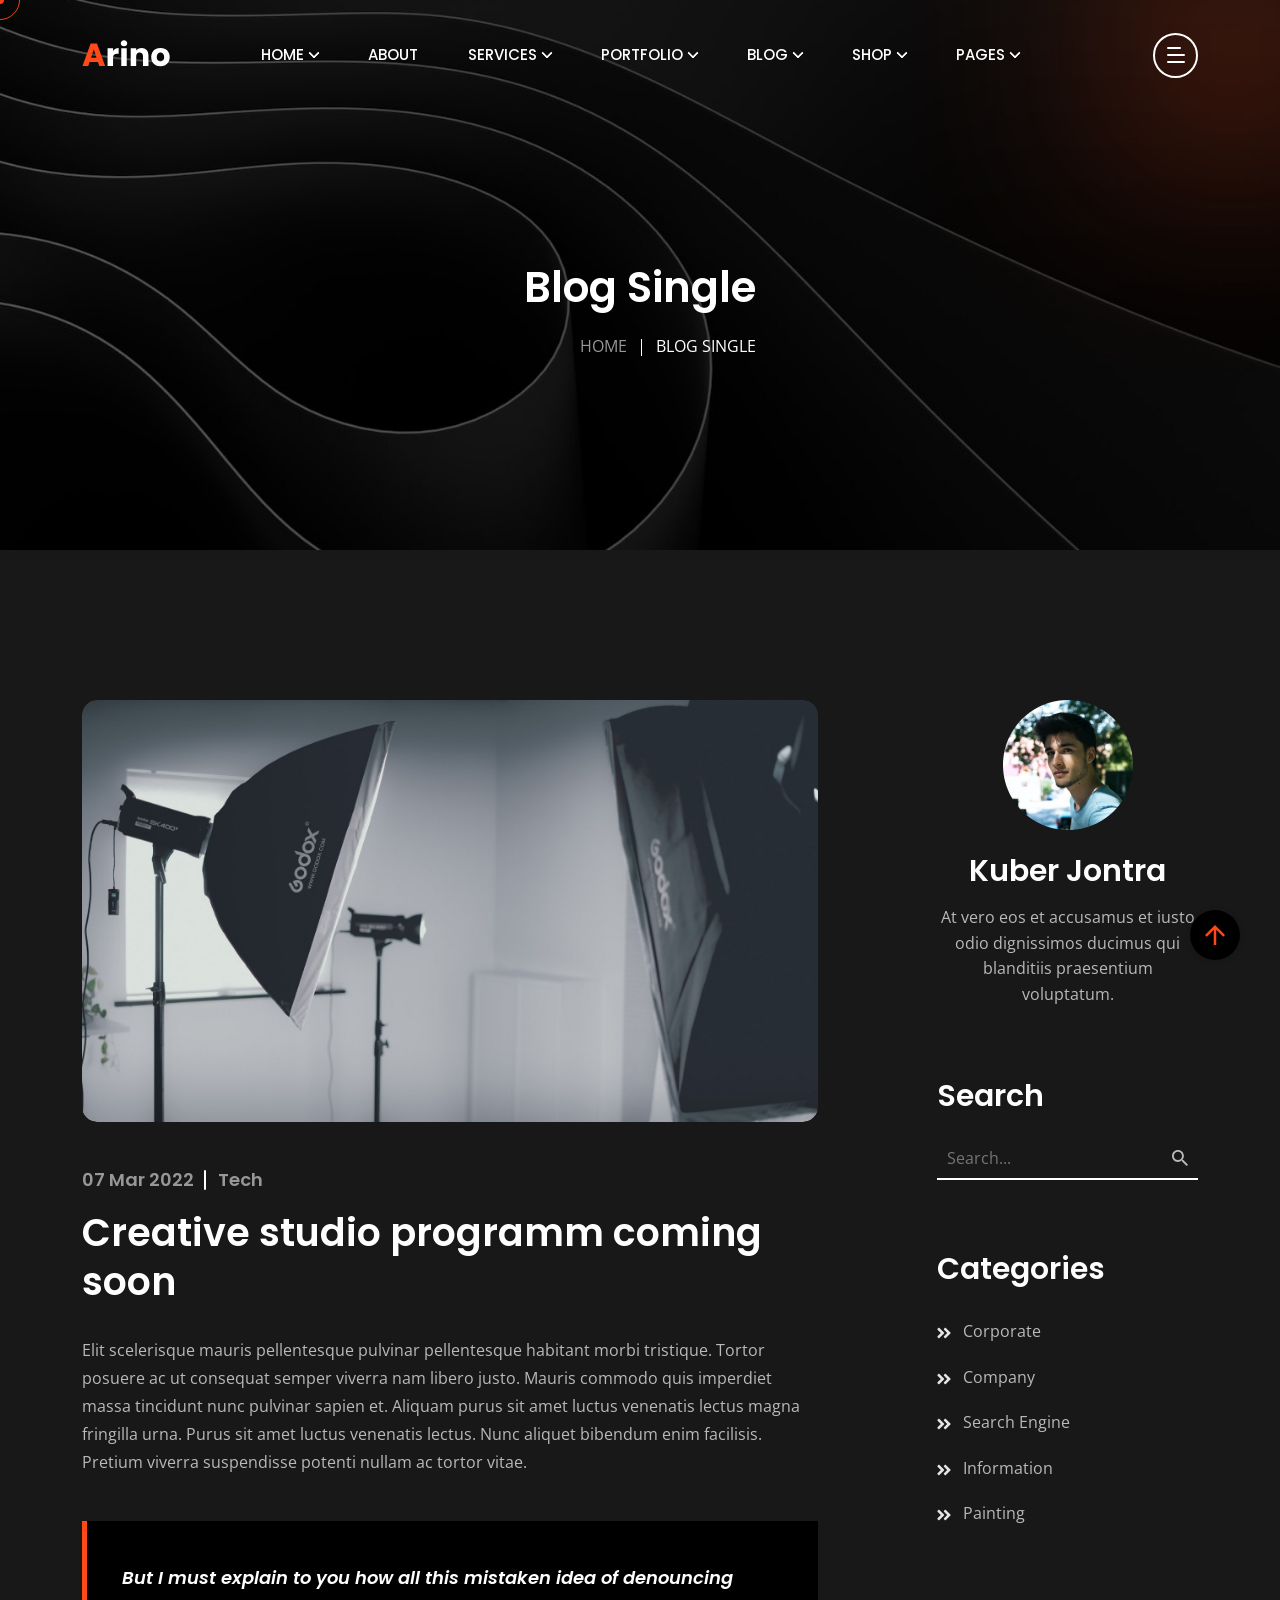
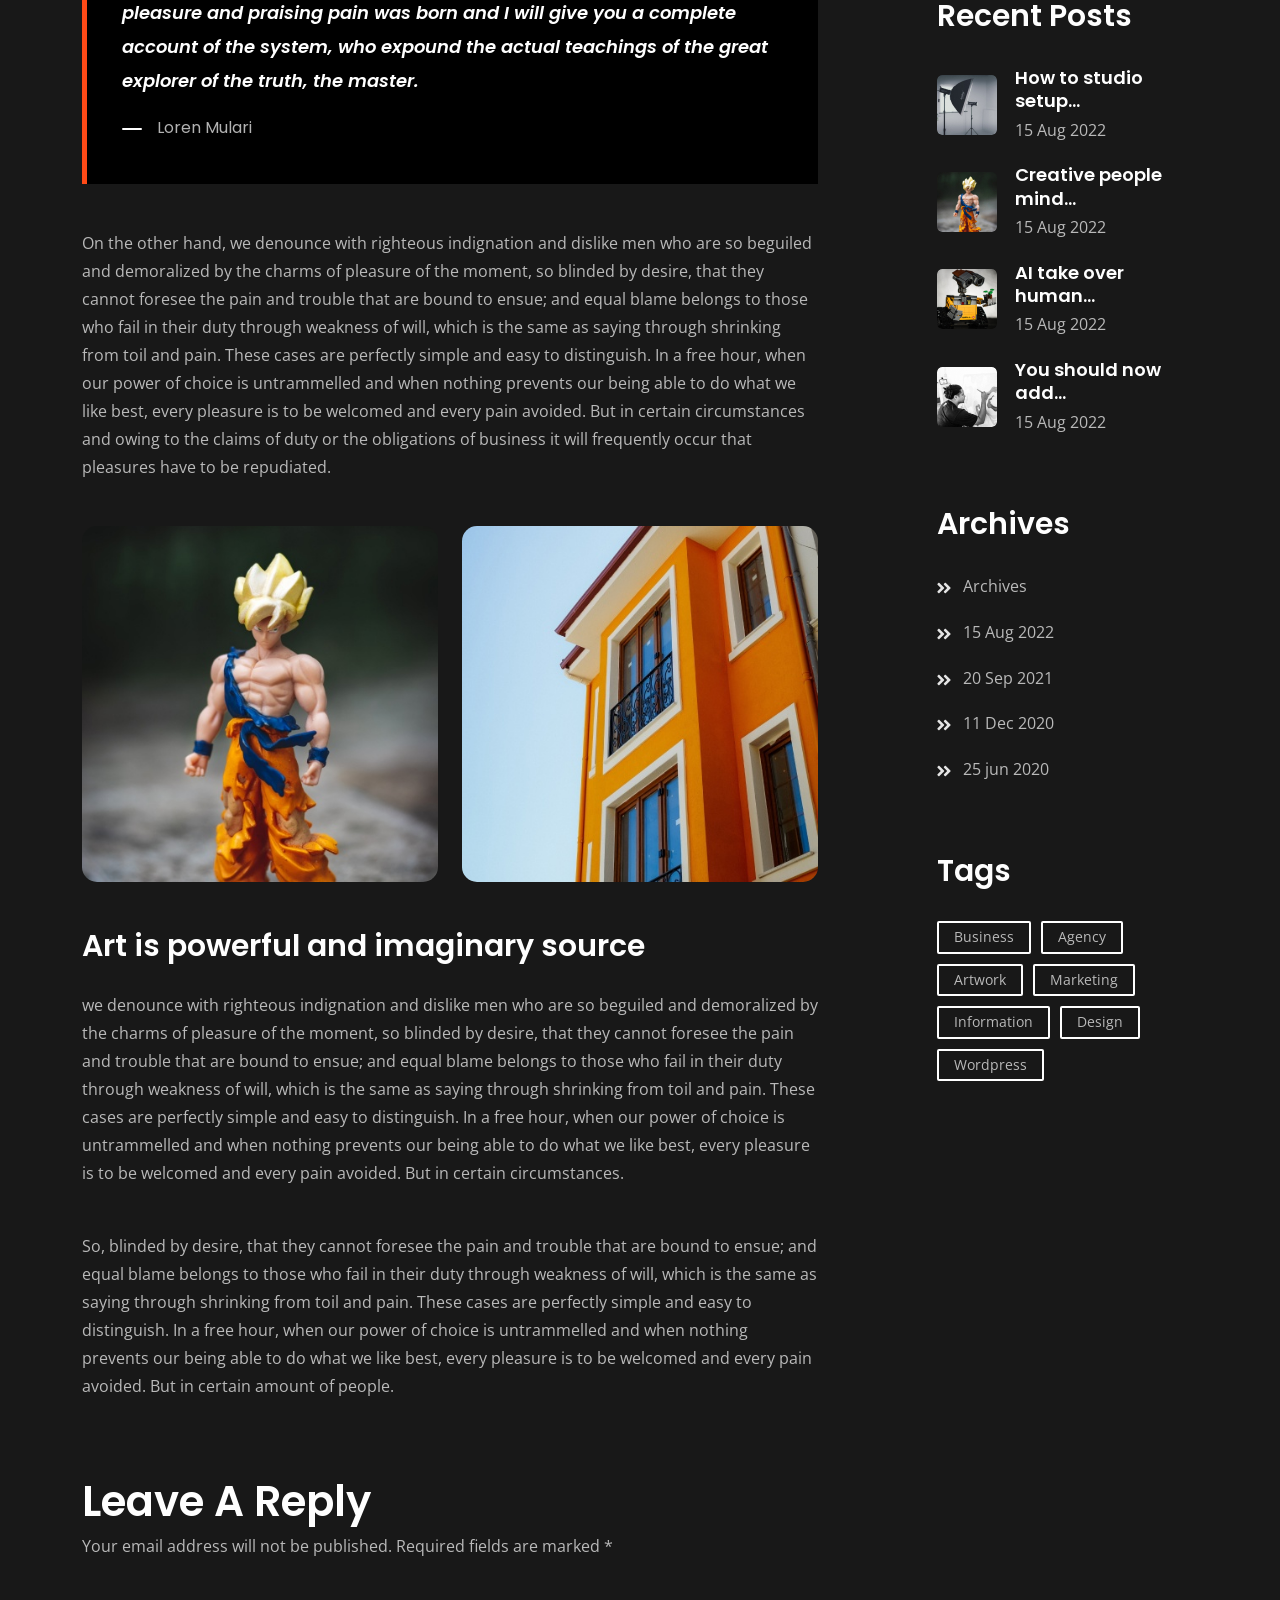
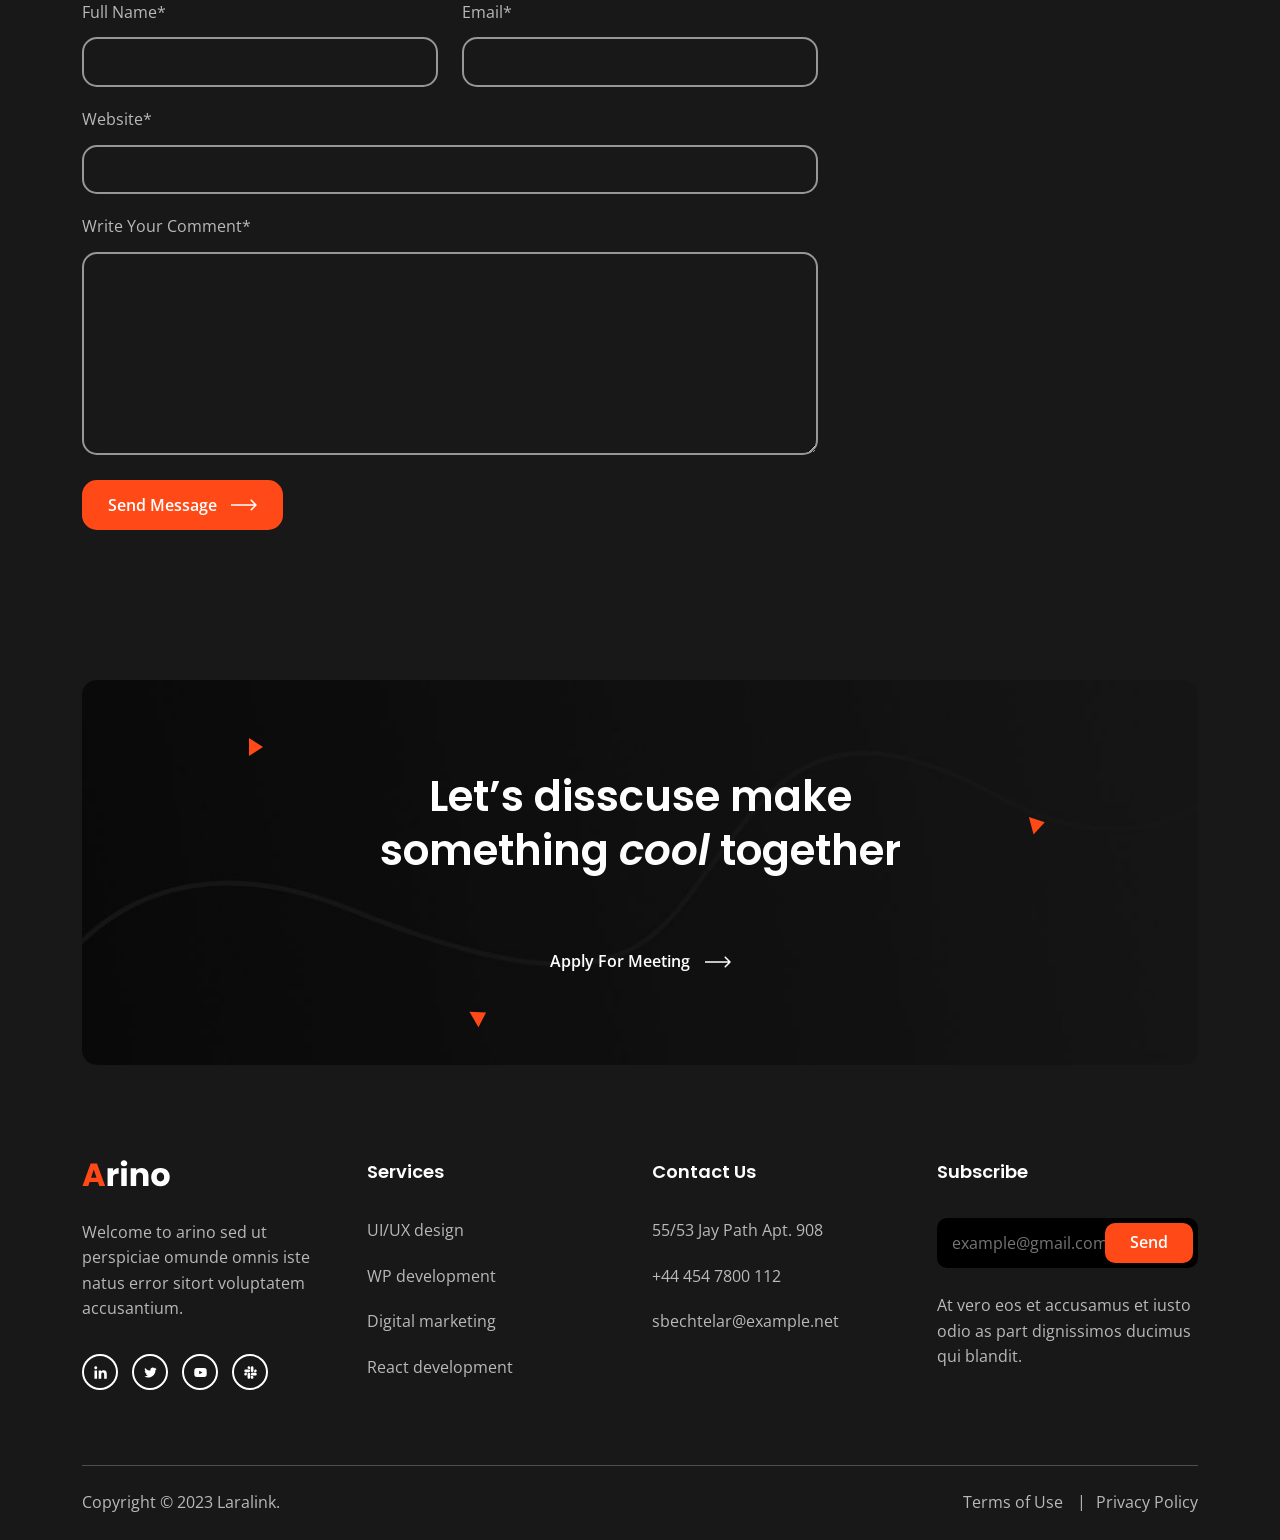
<file: blog-details.html>
<!DOCTYPE html>
<html class="no-js" lang="en">
  <head>
    <!-- Meta Tags -->
    <meta charset="utf-8">
    <meta http-equiv="x-ua-compatible" content="ie=edge">
    <meta name="viewport" content="width=device-width, initial-scale=1">
    <meta name="author" content="Laralink">
    <!-- Favicon Icon -->
    <link rel="icon" href="assets/img/favicon.png">
    <!-- Site Title -->
    <title>Arino - Creative Agency Template</title>
    <link rel="stylesheet" href="assets/css/plugins/bootstrap.min.css">
    <link rel="stylesheet" href="assets/css/plugins/fontawesome.min.css">
    <link rel="stylesheet" href="assets/css/plugins/slick.css">
    <link rel="stylesheet" href="assets/css/plugins/lightgallery.min.css">
    <link rel="stylesheet" href="assets/css/plugins/animate.css">
    <link rel="stylesheet" href="assets/css/style.css">
  </head>
  <body>
    <div class="cs-preloader cs-center">
      <div class="cs-preloader_in"></div>
    </div>
    <!-- Start Header Section -->
    <header class="cs-site_header cs-style1 text-uppercase cs-sticky_header">
      <div class="cs-main_header">
        <div class="container">
          <div class="cs-main_header_in">
            <div class="cs-main_header_left">
              <a class="cs-site_branding" href="index.html">
                <img src="assets/img/logo.svg" alt="Logo">
              </a>
            </div>
            <div class="cs-main_header_center">
              <div class="cs-nav cs-primary_font cs-medium">
                <ul class="cs-nav_list">
                  <li class="menu-item-has-children cs-mega_menu">
                    <a href="index.html">Home</a>
                    <ul class="cs-mega_wrapper">
                      <li>
                        <ul>
                          <li>
                            <a href="index.html" class="cs-nav_list_img">
                              <img src="assets/img/demo/main-home.jpeg" alt="Thumb">
                            </a>
                            <a href="index.html">Main Home</a>
                          </li>
                          <li>
                            <a href="architecture-agency.html" class="cs-nav_list_img">
                              <img src="assets/img/demo/architecture-agency.jpeg" alt="Thumb">
                            </a>
                            <a href="architecture-agency.html">Architecture Agency</a>
                            <span class="cs-header_badge">New</span>
                          </li>
                        </ul>
                      </li>
                      <li>
                        <ul>
                          <li>
                            <a href="photography-agency.html" class="cs-nav_list_img">
                              <img src="assets/img/demo/photography-agency.jpeg" alt="Thumb">
                            </a>
                            <a href="photography-agency.html">Photography Agency</a>
                          </li>
                          <li>
                            <a href="creative-solution.html" class="cs-nav_list_img">
                              <img src="assets/img/demo/creative-solution.jpeg" alt="Thumb">
                            </a>
                            <a href="creative-solution.html">Creative Solution</a>
                            <span class="cs-header_badge">New</span>
                          </li>
                        </ul>
                      </li>
                      <li>
                        <ul>
                          <li>
                            <a href="creative-portfolio.html" class="cs-nav_list_img">
                              <img src="assets/img/demo/portfolio.jpeg" alt="Thumb">
                            </a>
                            <a href="creative-portfolio.html">Creative Portfolio</a>
                          </li>
                          <li>
                            <a href="personal-portfolio.html" class="cs-nav_list_img">
                              <img src="assets/img/demo/personal-portfolio.jpeg" alt="Thumb">
                              <span class="cs-header_badge">New</span>
                            </a>
                            <a href="personal-portfolio.html">Personal Portfolio</a>
                          </li>
                        </ul>
                      </li>
                      <li>
                        <ul>
                          <li>
                            <a href="digital-agency.html" class="cs-nav_list_img">
                              <img src="assets/img/demo/digital-agency.jpeg" alt="Thumb">
                            </a>
                            <a href="digital-agency.html">Digital Agency</a>
                          </li>
                          <li>
                            <a href="https://arino-html-rtl.vercel.app" target="_blank" class="cs-nav_list_img">
                              <img src="assets/img/demo/rtl.jpeg" alt="Thumb">
                            </a>
                            <a href="https://arino-html-rtl.vercel.app" target="_blank">RTL Demo</a>
                          </li>
                        </ul>
                      </li>
                      <li>
                        <ul>
                          <li>
                            <a href="marketing-agency.html" class="cs-nav_list_img">
                              <img src="assets/img/demo/marketing.jpeg" alt="Thumb">
                            </a>
                            <a href="marketing-agency.html">Marketing Agency</a>
                          </li>
                          <li>
                            <a href="showcase-portfolio.html" class="cs-nav_list_img">
                              <img src="assets/img/demo/portfolio-showcase.jpeg" alt="Thumb">
                            </a>
                            <a href="showcase-portfolio.html">Portfolio Showcase</a>
                          </li>
                          <li>
                            <a href="case-study-showcase.html" class="cs-nav_list_img">
                              <img src="assets/img/demo/case-study-showcase.jpeg" alt="Thumb">
                            </a>
                            <a href="case-study-showcase.html">Case Study Showcase</a>
                          </li>
                        </ul>
                      </li>
                      <li>
                        <ul>
                          <li>
                            <a href="freelancer-agency.html" class="cs-nav_list_img">
                              <img src="assets/img/demo/freelancer-agency.jpeg" alt="Thumb">
                            </a>
                            <a href="freelancer-agency.html">Freelancing Agency</a>
                          </li>
                          <li>
                            <a href="video-showcase.html" class="cs-nav_list_img">
                              <img src="assets/img/demo/video-showcase.jpeg" alt="Thumb">
                              <span class="cs-header_badge">New</span>
                            </a>
                            <a href="video-showcase.html">Video Showcase</a>
                          </li>
                        </ul>
                      </li>
                    </ul>
                  </li>
                  <li>
                    <a href="about.html">About</a>
                  </li>
                  <li class="menu-item-has-children">
                    <a href="service.html">Services</a>
                    <ul>
                      <li>
                        <a href="service.html">Services</a>
                      </li>
                      <li>
                        <a href="service-details.html">Service Details</a>
                      </li>
                    </ul>
                  </li>
                  <li class="menu-item-has-children">
                    <a href="portfolio.html">Portfolio</a>
                    <ul>
                      <li>
                        <a href="portfolio.html">Portfolio</a>
                      </li>
                      <li>
                        <a href="portfolio-details.html">Portfolio Details</a>
                      </li>
                    </ul>
                  </li>
                  <li class="menu-item-has-children">
                    <a href="blog.html">Blog</a>
                    <ul>
                      <li>
                        <a href="blog.html">Blog</a>
                      </li>
                      <li>
                        <a href="blog-details.html">Blog Details</a>
                      </li>
                    </ul>
                  </li>
                  <li class="menu-item-has-children">
                    <a href="shop.html">Shop</a>
                    <ul>
                      <li>
                        <a href="shop.html">Our Shop</a>
                      </li>
                      <li>
                        <a href="shop-product-details.html">Shop Details</a>
                      </li>
                      <li>
                        <a href="shop-cart.html">Cart</a>
                      </li>
                      <li>
                        <a href="shop-checkout.html">Checkout</a>
                      </li>
                      <li>
                        <a href="shop-order-recived.html">Success Order</a>
                      </li>
                      <li>
                        <a href="shop-wishlist.html">Wishlist</a>
                      </li>
                    </ul>
                  </li>
                  <li class="menu-item-has-children">
                    <a href="#">Pages</a>
                    <ul>
                      <li>
                        <a href="contact.html">Contact</a>
                      </li>
                      <li>
                        <a href="team.html">Team</a>
                      </li>
                      <li>
                        <a href="team-details.html">Team Details</a>
                      </li>
                      <li>
                        <a href="case-study.html">Case Study Details</a>
                      </li>
                      <li>
                        <a href="faq.html">FAQ</a>
                      </li>
                    </ul>
                  </li>
                </ul>
              </div>
            </div>
            <div class="cs-main_header_right">
              <div class="cs-toolbox">
                <span class="cs-icon_btn">
                  <span class="cs-icon_btn_in">
                    <span></span>
                    <span></span>
                    <span></span>
                    <span></span>
                  </span>
                </span>
              </div>
            </div>
          </div>
        </div>
      </div>
    </header>
    <div class="cs-side_header">
      <button class="cs-close"></button>
      <div class="cs-side_header_overlay"></div>
      <div class="cs-side_header_in">
        <div class="cs-side_header_shape"></div>
        <a class="cs-site_branding" href="index.html">
          <img src="assets/img/footer_logo.svg" alt="Logo">
        </a>
        <div class="cs-side_header_box">
          <h2 class="cs-side_header_heading">Do you have a project in your <br> mind? Keep connect us. </h2>
        </div>
        <div class="cs-side_header_box">
          <h3 class="cs-side_header_title cs-primary_color">Contact Us</h3>
          <ul class="cs-contact_info cs-style1 cs-mp0">
            <li>
              <svg width="18" height="18" viewBox="0 0 18 18" fill="none" xmlns="http://www.w3.org/2000/svg">
                <path d="M17 12.5C15.75 12.5 14.55 12.3 13.43 11.93C13.08 11.82 12.69 11.9 12.41 12.17L10.21 14.37C7.38 12.93 5.06 10.62 3.62 7.79L5.82 5.58C6.1 5.31 6.18 4.92 6.07 4.57C5.7 3.45 5.5 2.25 5.5 1C5.5 0.45 5.05 0 4.5 0H1C0.45 0 0 0.45 0 1C0 10.39 7.61 18 17 18C17.55 18 18 17.55 18 17V13.5C18 12.95 17.55 12.5 17 12.5ZM9 0V10L12 7H18V0H9Z" fill="#FF4A17" />
              </svg>
              <span>+44 454 7800 112</span>
            </li>
            <li>
              <svg width="20" height="18" viewBox="0 0 20 18" fill="none" xmlns="http://www.w3.org/2000/svg">
                <path d="M20 6.98V16C20 17.1 19.1 18 18 18H2C0.9 18 0 17.1 0 16V4C0 2.9 0.9 2 2 2H12.1C12.04 2.32 12 2.66 12 3C12 4.48 12.65 5.79 13.67 6.71L10 9L2 4V6L10 11L15.3 7.68C15.84 7.88 16.4 8 17 8C18.13 8 19.16 7.61 20 6.98ZM14 3C14 4.66 15.34 6 17 6C18.66 6 20 4.66 20 3C20 1.34 18.66 0 17 0C15.34 0 14 1.34 14 3Z" fill="#FF4A17" />
              </svg>
              <span>infotech@arino.com</span>
            </li>
            <li>
              <svg width="14" height="20" viewBox="0 0 14 20" fill="none" xmlns="http://www.w3.org/2000/svg">
                <path d="M7 0C3.13 0 0 3.13 0 7C0 12.25 7 20 7 20C7 20 14 12.25 14 7C14 3.13 10.87 0 7 0ZM7 9.5C5.62 9.5 4.5 8.38 4.5 7C4.5 5.62 5.62 4.5 7 4.5C8.38 4.5 9.5 5.62 9.5 7C9.5 8.38 8.38 9.5 7 9.5Z" fill="#FF4A17" />
              </svg>
              <span>50 Wall Street Suite, 44150 <br>Ohio, United States </span>
            </li>
          </ul>
        </div>
        <div class="cs-side_header_box">
          <h3 class="cs-side_header_title cs-primary_color">Subscribe</h3>
          <div class="cs-newsletter cs-style1">
            <form action="#" class="cs-newsletter_form">
              <input type="email" class="cs-newsletter_input" placeholder="example@gmail.com">
              <button class="cs-newsletter_btn">
                <span>Send</span>
              </button>
            </form>
            <div class="cs-newsletter_text">At vero eos et accusamus et iusto odio as part dignissimos ducimus qui blandit.</div>
          </div>
        </div>
        <div class="cs-side_header_box">
          <div class="cs-social_btns cs-style1">
            <a href="#" class="cs-center">
              <svg width="15" height="15" viewBox="0 0 15 15" fill="none" xmlns="http://www.w3.org/2000/svg">
                <path d="M4.04799 13.7497H1.45647V5.4043H4.04799V13.7497ZM2.75084 4.2659C1.92215 4.2659 1.25 3.57952 1.25 2.75084C1.25 2.35279 1.40812 1.97105 1.68958 1.68958C1.97105 1.40812 2.35279 1.25 2.75084 1.25C3.14888 1.25 3.53063 1.40812 3.81209 1.68958C4.09355 1.97105 4.25167 2.35279 4.25167 2.75084C4.25167 3.57952 3.57924 4.2659 2.75084 4.2659ZM13.7472 13.7497H11.1613V9.68722C11.1613 8.71903 11.1417 7.4774 9.81389 7.4774C8.46652 7.4774 8.26004 8.5293 8.26004 9.61747V13.7497H5.67132V5.4043H8.15681V6.54269H8.19308C8.53906 5.887 9.38421 5.19503 10.6451 5.19503C13.2679 5.19503 13.75 6.92215 13.75 9.16546V13.7497H13.7472Z" fill="white"></path>
              </svg>
            </a>
            <a href="#" class="cs-center">
              <svg width="13" height="11" viewBox="0 0 13 11" fill="none" xmlns="http://www.w3.org/2000/svg">
                <path d="M11.4651 2.95396C11.4731 3.065 11.4731 3.17606 11.4731 3.2871C11.4731 6.67383 8.89535 10.5761 4.18402 10.5761C2.73255 10.5761 1.38421 10.1557 0.25 9.42608C0.456226 9.44986 0.654494 9.4578 0.868655 9.4578C2.06629 9.4578 3.16879 9.0533 4.04918 8.36326C2.92291 8.33946 1.97906 7.60183 1.65386 6.5866C1.81251 6.61038 1.97112 6.62624 2.1377 6.62624C2.36771 6.62624 2.59774 6.59451 2.81188 6.53901C1.63802 6.30105 0.757595 5.26996 0.757595 4.02472V3.99301C1.09864 4.18336 1.49524 4.30233 1.91558 4.31818C1.22554 3.85814 0.773464 3.07294 0.773464 2.1846C0.773464 1.70872 0.900344 1.27249 1.12244 0.891774C2.38355 2.44635 4.27919 3.46156 6.40481 3.57262C6.36516 3.38226 6.34136 3.184 6.34136 2.9857C6.34136 1.57388 7.4835 0.423828 8.90323 0.423828C9.64086 0.423828 10.3071 0.733156 10.7751 1.23284C11.354 1.1218 11.9093 0.907643 12.401 0.614185C12.2106 1.20906 11.8061 1.70875 11.2748 2.02598C11.7903 1.97049 12.29 1.82769 12.75 1.62942C12.4011 2.13702 11.9648 2.5891 11.4651 2.95396V2.95396Z" fill="white"></path>
              </svg>
            </a>
            <a href="#" class="cs-center">
              <svg width="13" height="9" viewBox="0 0 13 9" fill="none" xmlns="http://www.w3.org/2000/svg">
                <path d="M12.4888 1.48066C12.345 0.939353 11.9215 0.513038 11.3837 0.368362C10.4089 0.105469 6.5 0.105469 6.5 0.105469C6.5 0.105469 2.59116 0.105469 1.61633 0.368362C1.07853 0.513061 0.65496 0.939353 0.5112 1.48066C0.25 2.4618 0.25 4.50887 0.25 4.50887C0.25 4.50887 0.25 6.55595 0.5112 7.53709C0.65496 8.0784 1.07853 8.48695 1.61633 8.63163C2.59116 8.89452 6.5 8.89452 6.5 8.89452C6.5 8.89452 10.4088 8.89452 11.3837 8.63163C11.9215 8.48695 12.345 8.0784 12.4888 7.53709C12.75 6.55595 12.75 4.50887 12.75 4.50887C12.75 4.50887 12.75 2.4618 12.4888 1.48066V1.48066ZM5.22158 6.36746V2.65029L8.48861 4.50892L5.22158 6.36746V6.36746Z" fill="white"></path>
              </svg>
            </a>
            <a href="#" class="cs-center">
              <svg width="13" height="13" viewBox="0 0 13 13" fill="none" xmlns="http://www.w3.org/2000/svg">
                <path d="M2.87612 8.149C2.87612 8.87165 2.28571 9.46205 1.56306 9.46205C0.840402 9.46205 0.25 8.87165 0.25 8.149C0.25 7.42634 0.840402 6.83594 1.56306 6.83594H2.87612V8.149ZM3.53795 8.149C3.53795 7.42634 4.12835 6.83594 4.851 6.83594C5.57366 6.83594 6.16406 7.42634 6.16406 8.149V11.4369C6.16406 12.1596 5.57366 12.75 4.851 12.75C4.12835 12.75 3.53795 12.1596 3.53795 11.4369V8.149ZM4.851 2.87612C4.12835 2.87612 3.53795 2.28571 3.53795 1.56306C3.53795 0.840402 4.12835 0.25 4.851 0.25C5.57366 0.25 6.16406 0.840402 6.16406 1.56306V2.87612H4.851V2.87612ZM4.851 3.53795C5.57366 3.53795 6.16406 4.12835 6.16406 4.851C6.16406 5.57366 5.57366 6.16406 4.851 6.16406H1.56306C0.840402 6.16406 0.25 5.57366 0.25 4.851C0.25 4.12835 0.840402 3.53795 1.56306 3.53795H4.851V3.53795ZM10.1239 4.851C10.1239 4.12835 10.7143 3.53795 11.4369 3.53795C12.1596 3.53795 12.75 4.12835 12.75 4.851C12.75 5.57366 12.1596 6.16406 11.4369 6.16406H10.1239V4.851V4.851ZM9.46205 4.851C9.46205 5.57366 8.87165 6.16406 8.149 6.16406C7.42634 6.16406 6.83594 5.57366 6.83594 4.851V1.56306C6.83594 0.840402 7.42634 0.25 8.149 0.25C8.87165 0.25 9.46205 0.840402 9.46205 1.56306V4.851V4.851ZM8.149 10.1239C8.87165 10.1239 9.46205 10.7143 9.46205 11.4369C9.46205 12.1596 8.87165 12.75 8.149 12.75C7.42634 12.75 6.83594 12.1596 6.83594 11.4369V10.1239H8.149ZM8.149 9.46205C7.42634 9.46205 6.83594 8.87165 6.83594 8.149C6.83594 7.42634 7.42634 6.83594 8.149 6.83594H11.4369C12.1596 6.83594 12.75 7.42634 12.75 8.149C12.75 8.87165 12.1596 9.46205 11.4369 9.46205H8.149Z" fill="white"></path>
              </svg>
            </a>
          </div>
        </div>
      </div>
    </div>
    <!-- End Header Section -->
    <!-- Start Hero -->
    <div class="cs-page_heading cs-style1 cs-center text-center cs-bg" data-src="assets/img/blog_details_hero_bg.jpeg">
      <div class="container">
        <div class="cs-page_heading_in">
          <h1 class="cs-page_title cs-font_50 cs-white_color">Blog Single</h1>
          <ol class="breadcrumb text-uppercase">
            <li class="breadcrumb-item">
              <a href="index.html">Home</a>
            </li>
            <li class="breadcrumb-item active">Blog Single</li>
          </ol>
        </div>
      </div>
    </div>
    <!-- End Hero -->
    <div class="cs-height_150 cs-height_lg_80"></div>
    <!-- Start Blogs -->
    <section>
      <div class="container">
        <div class="row">
          <div class="col-lg-8">
            <div class="cs-post cs-style2">
              <div class="cs-post_thumb cs-radius_15">
                <img src="assets/img/post_5.jpeg" alt="Post" class="w-100 cs-radius_15">
              </div>
              <div class="cs-post_info">
                <div class="cs-post_meta cs-style1 cs-ternary_color cs-semi_bold cs-primary_font">
                  <span class="cs-posted_by">07 Mar 2022</span>
                  <a href="#" class="cs-post_avatar">Tech</a>
                </div>
                <h2 class="cs-post_title">Creative studio programm coming soon</h2>
                <p>Elit scelerisque mauris pellentesque pulvinar pellentesque habitant morbi tristique. Tortor posuere ac ut consequat semper viverra nam libero justo. Mauris commodo quis imperdiet massa tincidunt nunc pulvinar sapien et. Aliquam purus sit amet luctus venenatis lectus magna fringilla urna. Purus sit amet luctus venenatis lectus. Nunc aliquet bibendum enim facilisis. Pretium viverra suspendisse potenti nullam ac tortor vitae.</p>
                <blockquote class="cs-primary_font"> But I must explain to you how all this mistaken idea of denouncing pleasure and praising pain was born and I will give you a complete account of the system, who expound the actual teachings of the great explorer of the truth, the master. <small>Loren Mulari</small>
                </blockquote>
                <p>On the other hand, we denounce with righteous indignation and dislike men who are so beguiled and demoralized by the charms of pleasure of the moment, so blinded by desire, that they cannot foresee the pain and trouble that are bound to ensue; and equal blame belongs to those who fail in their duty through weakness of will, which is the same as saying through shrinking from toil and pain. These cases are perfectly simple and easy to distinguish. In a free hour, when our power of choice is untrammelled and when nothing prevents our being able to do what we like best, every pleasure is to be welcomed and every pain avoided. But in certain circumstances and owing to the claims of duty or the obligations of business it will frequently occur that pleasures have to be repudiated.</p>
                <div class="row">
                  <div class="col-md-6">
                    <img src="assets/img/blog_details_img_1.jpeg" alt="Blog Details" class="cs-radius_15 w-100">
                    <div class="cs-height_45 cs-height_lg_45"></div>
                  </div>
                  <div class="col-md-6">
                    <img src="assets/img/blog_details_img_2.jpeg" alt="Blog Details" class="cs-radius_15 w-100">
                    <div class="cs-height_45 cs-height_lg_45"></div>
                  </div>
                </div>
                <h3>Art is powerful and imaginary source</h3>
                <p>we denounce with righteous indignation and dislike men who are so beguiled and demoralized by the charms of pleasure of the moment, so blinded by desire, that they cannot foresee the pain and trouble that are bound to ensue; and equal blame belongs to those who fail in their duty through weakness of will, which is the same as saying through shrinking from toil and pain. These cases are perfectly simple and easy to distinguish. In a free hour, when our power of choice is untrammelled and when nothing prevents our being able to do what we like best, every pleasure is to be welcomed and every pain avoided. But in certain circumstances.</p>
                <p>So, blinded by desire, that they cannot foresee the pain and trouble that are bound to ensue; and equal blame belongs to those who fail in their duty through weakness of will, which is the same as saying through shrinking from toil and pain. These cases are perfectly simple and easy to distinguish. In a free hour, when our power of choice is untrammelled and when nothing prevents our being able to do what we like best, every pleasure is to be welcomed and every pain avoided. But in certain amount of people.</p>
              </div>
            </div>
            <div class="cs-height_30 cs-height_lg_30"></div>
            <h2 class="cs-font_50 cs-m0">Leave A Reply</h2>
            <div class="cs-height_5 cs-height_lg_5"></div>
            <p class="cs-m0">Your email address will not be published. Required fields are marked *</p>
            <div class="cs-height_40 cs-height_lg_30"></div>
            <form action="#" class="row">
              <div class="col-lg-6">
                <label>Full Name*</label>
                <input type="text" class="cs-form_field">
                <div class="cs-height_20 cs-height_lg_20"></div>
              </div>
              <div class="col-lg-6">
                <label>Email*</label>
                <input type="text" class="cs-form_field">
                <div class="cs-height_20 cs-height_lg_20"></div>
              </div>
              <div class="col-lg-12">
                <label>Website*</label>
                <input type="text" class="cs-form_field">
                <div class="cs-height_20 cs-height_lg_20"></div>
              </div>
              <div class="col-lg-12">
                <label>Write Your Comment*</label>
                <textarea cols="30" rows="7" class="cs-form_field"></textarea>
                <div class="cs-height_25 cs-height_lg_25"></div>
              </div>
              <div class="col-lg-12">
                <button class="cs-btn cs-style1">
                  <span>Send Message</span>
                  <svg width="26" height="12" viewBox="0 0 26 12" fill="none" xmlns="http://www.w3.org/2000/svg">
                    <path d="M25.5303 6.53033C25.8232 6.23744 25.8232 5.76256 25.5303 5.46967L20.7574 0.696699C20.4645 0.403806 19.9896 0.403806 19.6967 0.696699C19.4038 0.989593 19.4038 1.46447 19.6967 1.75736L23.9393 6L19.6967 10.2426C19.4038 10.5355 19.4038 11.0104 19.6967 11.3033C19.9896 11.5962 20.4645 11.5962 20.7574 11.3033L25.5303 6.53033ZM0 6.75H25V5.25H0V6.75Z" fill="currentColor" />
                  </svg>
                </button>
              </div>
            </form>
          </div>
          <div class="col-xl-3 col-lg-4 offset-xl-1">
            <div class="cs-height_0 cs-height_lg_80"></div>
            <div class="cs-sidebar cs-right_sidebar cs-accent_5_bg_2">
              <div class="cs-sidebar_item author_search text-center">
                <div class="cs-author_card">
                  <img src="assets/img/avatar_1.png" alt="Aauthor">
                  <h3>Kuber Jontra</h3>
                  <p>At vero eos et accusamus et iusto odio dignissimos ducimus qui blanditiis praesentium voluptatum.</p>
                </div>
              </div>
              <div class="cs-sidebar_item widget_search">
                <h4 class="cs-sidebar_widget_title">Search</h4>
                <form class="cs-sidebar_search" action="#">
                  <input type="text" placeholder="Search...">
                  <button class="cs-sidebar_search_btn">
                    <svg width="16" height="16" viewBox="0 0 16 16" fill="none" xmlns="http://www.w3.org/2000/svg">
                      <path d="M11.4351 10.0629H10.7124L10.4563 9.81589C11.3528 8.77301 11.8925 7.4191 11.8925 5.94625C11.8925 2.66209 9.23042 0 5.94625 0C2.66209 0 0 2.66209 0 5.94625C0 9.23042 2.66209 11.8925 5.94625 11.8925C7.4191 11.8925 8.77301 11.3528 9.81589 10.4563L10.0629 10.7124V11.4351L14.6369 16L16 14.6369L11.4351 10.0629ZM5.94625 10.0629C3.66838 10.0629 1.82962 8.22413 1.82962 5.94625C1.82962 3.66838 3.66838 1.82962 5.94625 1.82962C8.22413 1.82962 10.0629 3.66838 10.0629 5.94625C10.0629 8.22413 8.22413 10.0629 5.94625 10.0629Z" fill="currentColor" />
                    </svg>
                  </button>
                </form>
              </div>
              <div class="cs-sidebar_item widget_categories">
                <h4 class="cs-sidebar_widget_title">Categories</h4>
                <ul>
                  <li class="cat-item">
                    <a href="#">Corporate</a>
                  </li>
                  <li class="cat-item">
                    <a href="#">Company</a>
                  </li>
                  <li class="cat-item">
                    <a href="#">Search Engine</a>
                  </li>
                  <li class="cat-item">
                    <a href="#">Information</a>
                  </li>
                  <li class="cat-item">
                    <a href="#">Painting</a>
                  </li>
                </ul>
              </div>
              <div class="cs-sidebar_item">
                <h4 class="cs-sidebar_widget_title">Recent Posts</h4>
                <ul class="cs-recent_posts">
                  <li>
                    <div class="cs-recent_post">
                      <a href="#" class="cs-recent_post_thumb">
                        <div class="cs-recent_post_thumb_in cs-bg" data-src="assets/img/recent_post_1.jpeg"></div>
                      </a>
                      <div class="cs-recent_post_info">
                        <h3 class="cs-recent_post_title">
                          <a href="#">How to studio setup...</a>
                        </h3>
                        <div class="cs-recent_post_date cs-primary_40_color">15 Aug 2022</div>
                      </div>
                    </div>
                  </li>
                  <li>
                    <div class="cs-recent_post">
                      <a href="#" class="cs-recent_post_thumb">
                        <div class="cs-recent_post_thumb_in cs-bg" data-src="assets/img/recent_post_2.jpeg"></div>
                      </a>
                      <div class="cs-recent_post_info">
                        <h3 class="cs-recent_post_title">
                          <a href="#">Creative people mind...</a>
                        </h3>
                        <div class="cs-recent_post_date cs-primary_40_color">15 Aug 2022</div>
                      </div>
                    </div>
                  </li>
                  <li>
                    <div class="cs-recent_post">
                      <a href="#" class="cs-recent_post_thumb">
                        <div class="cs-recent_post_thumb_in cs-bg" data-src="assets/img/recent_post_3.jpeg"></div>
                      </a>
                      <div class="cs-recent_post_info">
                        <h3 class="cs-recent_post_title">
                          <a href="#">AI take over human...</a>
                        </h3>
                        <div class="cs-recent_post_date cs-primary_40_color">15 Aug 2022</div>
                      </div>
                    </div>
                  </li>
                  <li>
                    <div class="cs-recent_post">
                      <a href="#" class="cs-recent_post_thumb">
                        <div class="cs-recent_post_thumb_in cs-bg" data-src="assets/img/recent_post_4.jpeg"></div>
                      </a>
                      <div class="cs-recent_post_info">
                        <h3 class="cs-recent_post_title">
                          <a href="#">You should now add...</a>
                        </h3>
                        <div class="cs-recent_post_date cs-primary_40_color">15 Aug 2022</div>
                      </div>
                    </div>
                  </li>
                </ul>
              </div>
              <div class="cs-sidebar_item widget_archive">
                <h4 class="cs-sidebar_widget_title">Archives</h4>
                <ul>
                  <li>
                    <a href="#">Archives</a>
                  </li>
                  <li>
                    <a href="#">15 Aug 2022</a>
                  </li>
                  <li>
                    <a href="#">20 Sep 2021</a>
                  </li>
                  <li>
                    <a href="#">11 Dec 2020</a>
                  </li>
                  <li>
                    <a href="#">25 jun 2020</a>
                  </li>
                </ul>
              </div>
              <div class="cs-sidebar_item widget_tag_cloud">
                <h4 class="cs-sidebar_widget_title">Tags</h4>
                <div class="tagcloud">
                  <a href="#" class="tag-cloud-link">Business</a>
                  <a href="#" class="tag-cloud-link">Agency</a>
                  <a href="#" class="tag-cloud-link">Artwork</a>
                  <a href="#" class="tag-cloud-link">Marketing</a>
                  <a href="#" class="tag-cloud-link">Information</a>
                  <a href="#" class="tag-cloud-link">Design</a>
                  <a href="#" class="tag-cloud-link">Wordpress</a>
                </div>
              </div>
            </div>
          </div>
        </div>
      </div>
    </section>
    <!-- End Blogs -->
    <div class="cs-height_150 cs-height_lg_80"></div>
    <!-- Start CTA -->
    <section>
      <div class="container">
        <div class="cs-cta cs-style1 cs-bg text-center cs-shape_wrap_1 cs-position_1" data-src="assets/img/cta_bg.jpeg">
          <div class="cs-shape_1"></div>
          <div class="cs-shape_1"></div>
          <div class="cs-shape_1"></div>
          <div class="cs-cta_in">
            <h2 class="cs-cta_title cs-semi_bold cs-m0">Let’s disscuse make <br>something <i>cool</i> together </h2>
            <div class="cs-height_70 cs-height_lg_30"></div>
            <a href="contact.html" class="cs-text_btn">
              <span>Apply For Meeting</span>
              <svg width="26" height="12" viewBox="0 0 26 12" fill="none" xmlns="http://www.w3.org/2000/svg">
                <path d="M25.5307 6.53033C25.8236 6.23744 25.8236 5.76256 25.5307 5.46967L20.7577 0.696699C20.4648 0.403806 19.99 0.403806 19.6971 0.696699C19.4042 0.989593 19.4042 1.46447 19.6971 1.75736L23.9397 6L19.6971 10.2426C19.4042 10.5355 19.4042 11.0104 19.6971 11.3033C19.99 11.5962 20.4648 11.5962 20.7577 11.3033L25.5307 6.53033ZM0.000366211 6.75H25.0004V5.25H0.000366211V6.75Z" fill="currentColor" />
              </svg>
            </a>
          </div>
        </div>
      </div>
    </section>
    <!-- End CTA -->
    <!-- Start Footer -->
    <footer class="cs-fooer">
      <div class="cs-fooer_main">
        <div class="container">
          <div class="row">
            <div class="col-lg-3 col-sm-6">
              <div class="cs-footer_item">
                <div class="cs-text_widget">
                  <img src="assets/img/footer_logo.svg" alt="Thumb">
                  <p>Welcome to arino sed ut perspiciae omunde omnis iste natus error sitort voluptatem accusantium.</p>
                </div>
                <div class="cs-social_btns cs-style1">
                  <a href="#" class="cs-center">
                    <svg width="15" height="15" viewBox="0 0 15 15" fill="none" xmlns="http://www.w3.org/2000/svg">
                      <path d="M4.04799 13.7497H1.45647V5.4043H4.04799V13.7497ZM2.75084 4.2659C1.92215 4.2659 1.25 3.57952 1.25 2.75084C1.25 2.35279 1.40812 1.97105 1.68958 1.68958C1.97105 1.40812 2.35279 1.25 2.75084 1.25C3.14888 1.25 3.53063 1.40812 3.81209 1.68958C4.09355 1.97105 4.25167 2.35279 4.25167 2.75084C4.25167 3.57952 3.57924 4.2659 2.75084 4.2659ZM13.7472 13.7497H11.1613V9.68722C11.1613 8.71903 11.1417 7.4774 9.81389 7.4774C8.46652 7.4774 8.26004 8.5293 8.26004 9.61747V13.7497H5.67132V5.4043H8.15681V6.54269H8.19308C8.53906 5.887 9.38421 5.19503 10.6451 5.19503C13.2679 5.19503 13.75 6.92215 13.75 9.16546V13.7497H13.7472Z" fill="white" />
                    </svg>
                  </a>
                  <a href="#" class="cs-center">
                    <svg width="13" height="11" viewBox="0 0 13 11" fill="none" xmlns="http://www.w3.org/2000/svg">
                      <path d="M11.4651 2.95396C11.4731 3.065 11.4731 3.17606 11.4731 3.2871C11.4731 6.67383 8.89535 10.5761 4.18402 10.5761C2.73255 10.5761 1.38421 10.1557 0.25 9.42608C0.456226 9.44986 0.654494 9.4578 0.868655 9.4578C2.06629 9.4578 3.16879 9.0533 4.04918 8.36326C2.92291 8.33946 1.97906 7.60183 1.65386 6.5866C1.81251 6.61038 1.97112 6.62624 2.1377 6.62624C2.36771 6.62624 2.59774 6.59451 2.81188 6.53901C1.63802 6.30105 0.757595 5.26996 0.757595 4.02472V3.99301C1.09864 4.18336 1.49524 4.30233 1.91558 4.31818C1.22554 3.85814 0.773464 3.07294 0.773464 2.1846C0.773464 1.70872 0.900344 1.27249 1.12244 0.891774C2.38355 2.44635 4.27919 3.46156 6.40481 3.57262C6.36516 3.38226 6.34136 3.184 6.34136 2.9857C6.34136 1.57388 7.4835 0.423828 8.90323 0.423828C9.64086 0.423828 10.3071 0.733156 10.7751 1.23284C11.354 1.1218 11.9093 0.907643 12.401 0.614185C12.2106 1.20906 11.8061 1.70875 11.2748 2.02598C11.7903 1.97049 12.29 1.82769 12.75 1.62942C12.4011 2.13702 11.9648 2.5891 11.4651 2.95396V2.95396Z" fill="white" />
                    </svg>
                  </a>
                  <a href="#" class="cs-center">
                    <svg width="13" height="9" viewBox="0 0 13 9" fill="none" xmlns="http://www.w3.org/2000/svg">
                      <path d="M12.4888 1.48066C12.345 0.939353 11.9215 0.513038 11.3837 0.368362C10.4089 0.105469 6.5 0.105469 6.5 0.105469C6.5 0.105469 2.59116 0.105469 1.61633 0.368362C1.07853 0.513061 0.65496 0.939353 0.5112 1.48066C0.25 2.4618 0.25 4.50887 0.25 4.50887C0.25 4.50887 0.25 6.55595 0.5112 7.53709C0.65496 8.0784 1.07853 8.48695 1.61633 8.63163C2.59116 8.89452 6.5 8.89452 6.5 8.89452C6.5 8.89452 10.4088 8.89452 11.3837 8.63163C11.9215 8.48695 12.345 8.0784 12.4888 7.53709C12.75 6.55595 12.75 4.50887 12.75 4.50887C12.75 4.50887 12.75 2.4618 12.4888 1.48066V1.48066ZM5.22158 6.36746V2.65029L8.48861 4.50892L5.22158 6.36746V6.36746Z" fill="white" />
                    </svg>
                  </a>
                  <a href="#" class="cs-center">
                    <svg width="13" height="13" viewBox="0 0 13 13" fill="none" xmlns="http://www.w3.org/2000/svg">
                      <path d="M2.87612 8.149C2.87612 8.87165 2.28571 9.46205 1.56306 9.46205C0.840402 9.46205 0.25 8.87165 0.25 8.149C0.25 7.42634 0.840402 6.83594 1.56306 6.83594H2.87612V8.149ZM3.53795 8.149C3.53795 7.42634 4.12835 6.83594 4.851 6.83594C5.57366 6.83594 6.16406 7.42634 6.16406 8.149V11.4369C6.16406 12.1596 5.57366 12.75 4.851 12.75C4.12835 12.75 3.53795 12.1596 3.53795 11.4369V8.149ZM4.851 2.87612C4.12835 2.87612 3.53795 2.28571 3.53795 1.56306C3.53795 0.840402 4.12835 0.25 4.851 0.25C5.57366 0.25 6.16406 0.840402 6.16406 1.56306V2.87612H4.851V2.87612ZM4.851 3.53795C5.57366 3.53795 6.16406 4.12835 6.16406 4.851C6.16406 5.57366 5.57366 6.16406 4.851 6.16406H1.56306C0.840402 6.16406 0.25 5.57366 0.25 4.851C0.25 4.12835 0.840402 3.53795 1.56306 3.53795H4.851V3.53795ZM10.1239 4.851C10.1239 4.12835 10.7143 3.53795 11.4369 3.53795C12.1596 3.53795 12.75 4.12835 12.75 4.851C12.75 5.57366 12.1596 6.16406 11.4369 6.16406H10.1239V4.851V4.851ZM9.46205 4.851C9.46205 5.57366 8.87165 6.16406 8.149 6.16406C7.42634 6.16406 6.83594 5.57366 6.83594 4.851V1.56306C6.83594 0.840402 7.42634 0.25 8.149 0.25C8.87165 0.25 9.46205 0.840402 9.46205 1.56306V4.851V4.851ZM8.149 10.1239C8.87165 10.1239 9.46205 10.7143 9.46205 11.4369C9.46205 12.1596 8.87165 12.75 8.149 12.75C7.42634 12.75 6.83594 12.1596 6.83594 11.4369V10.1239H8.149ZM8.149 9.46205C7.42634 9.46205 6.83594 8.87165 6.83594 8.149C6.83594 7.42634 7.42634 6.83594 8.149 6.83594H11.4369C12.1596 6.83594 12.75 7.42634 12.75 8.149C12.75 8.87165 12.1596 9.46205 11.4369 9.46205H8.149Z" fill="white" />
                    </svg>
                  </a>
                </div>
              </div>
            </div>
            <div class="col-lg-3 col-sm-6">
              <div class="cs-footer_item">
                <h2 class="cs-widget_title">Services</h2>
                <ul class="cs-menu_widget cs-mp0">
                  <li>
                    <a href="service-details.html">UI/UX design</a>
                  </li>
                  <li>
                    <a href="service-details.html">WP development</a>
                  </li>
                  <li>
                    <a href="service-details.html">Digital marketing</a>
                  </li>
                  <li>
                    <a href="service-details.html">React development</a>
                  </li>
                </ul>
              </div>
            </div>
            <div class="col-lg-3 col-sm-6">
              <div class="cs-footer_item">
                <h2 class="cs-widget_title">Contact Us</h2>
                <ul class="cs-menu_widget cs-mp0">
                  <li>55/53 Jay Path Apt. 908</li>
                  <li>+44 454 7800 112</li>
                  <li>sbechtelar@example.net</li>
                </ul>
              </div>
            </div>
            <div class="col-lg-3 col-sm-6">
              <div class="cs-footer_item">
                <h2 class="cs-widget_title">Subscribe</h2>
                <div class="cs-newsletter cs-style1">
                  <form action="#" class="cs-newsletter_form">
                    <input type="email" class="cs-newsletter_input" placeholder="example@gmail.com">
                    <button class="cs-newsletter_btn">
                      <span>Send</span>
                    </button>
                  </form>
                  <div class="cs-newsletter_text">At vero eos et accusamus et iusto odio as part dignissimos ducimus qui blandit.</div>
                </div>
              </div>
            </div>
          </div>
        </div>
      </div>
      <div class="container">
        <div class="cs-bottom_footer">
          <div class="cs-bottom_footer_left">
            <div class="cs-copyright">Copyright © 2023 Laralink.</div>
          </div>
          <div class="cs-bottom_footer_right">
            <ul class="cs-footer_links cs-mp0">
              <li>
                <a href="">Terms of Use</a>
              </li>
              <li>
                <a href="">Privacy Policy</a>
              </li>
            </ul>
          </div>
        </div>
      </div>
    </footer>
    <!-- End Footer -->
    <span class="cs-scrollup">
      <svg width="20" height="20" viewBox="0 0 20 20" fill="none" xmlns="http://www.w3.org/2000/svg">
        <path d="M0 10L1.7625 11.7625L8.75 4.7875V20H11.25V4.7875L18.225 11.775L20 10L10 0L0 10Z" fill="currentColor" />
      </svg>
    </span>
    <!-- Start Video Popup -->
    <div class="cs-video_popup">
      <div class="cs-video_popup_overlay"></div>
      <div class="cs-video_popup_content">
        <div class="cs-video_popup_layer"></div>
        <div class="cs-video_popup_container">
          <div class="cs-video_popup_align">
            <div class="embed-responsive embed-responsive-16by9">
              <iframe class="embed-responsive-item" src="about:blank"></iframe>
            </div>
          </div>
          <div class="cs-video_popup_close"></div>
        </div>
      </div>
    </div>
    <!-- End Video Popup -->
    <!-- Script -->
    <script src="assets/js/plugins/jquery-3.6.0.min.js"></script>
    <script src="assets/js/plugins/isotope.pkg.min.js"></script>
    <script src="assets/js/plugins/jquery.slick.min.js"></script>
    <script src="assets/js/plugins/jquery.counter.min.js"></script>
    <script src="assets/js/plugins/lightgallery.min.js"></script>
    <script src="assets/js/plugins/wow.min.js"></script>
    <script src="assets/js/plugins/gsap.min.js"></script>
    <script src="assets/js/main.js"></script>
  </body>
</html>
</file>
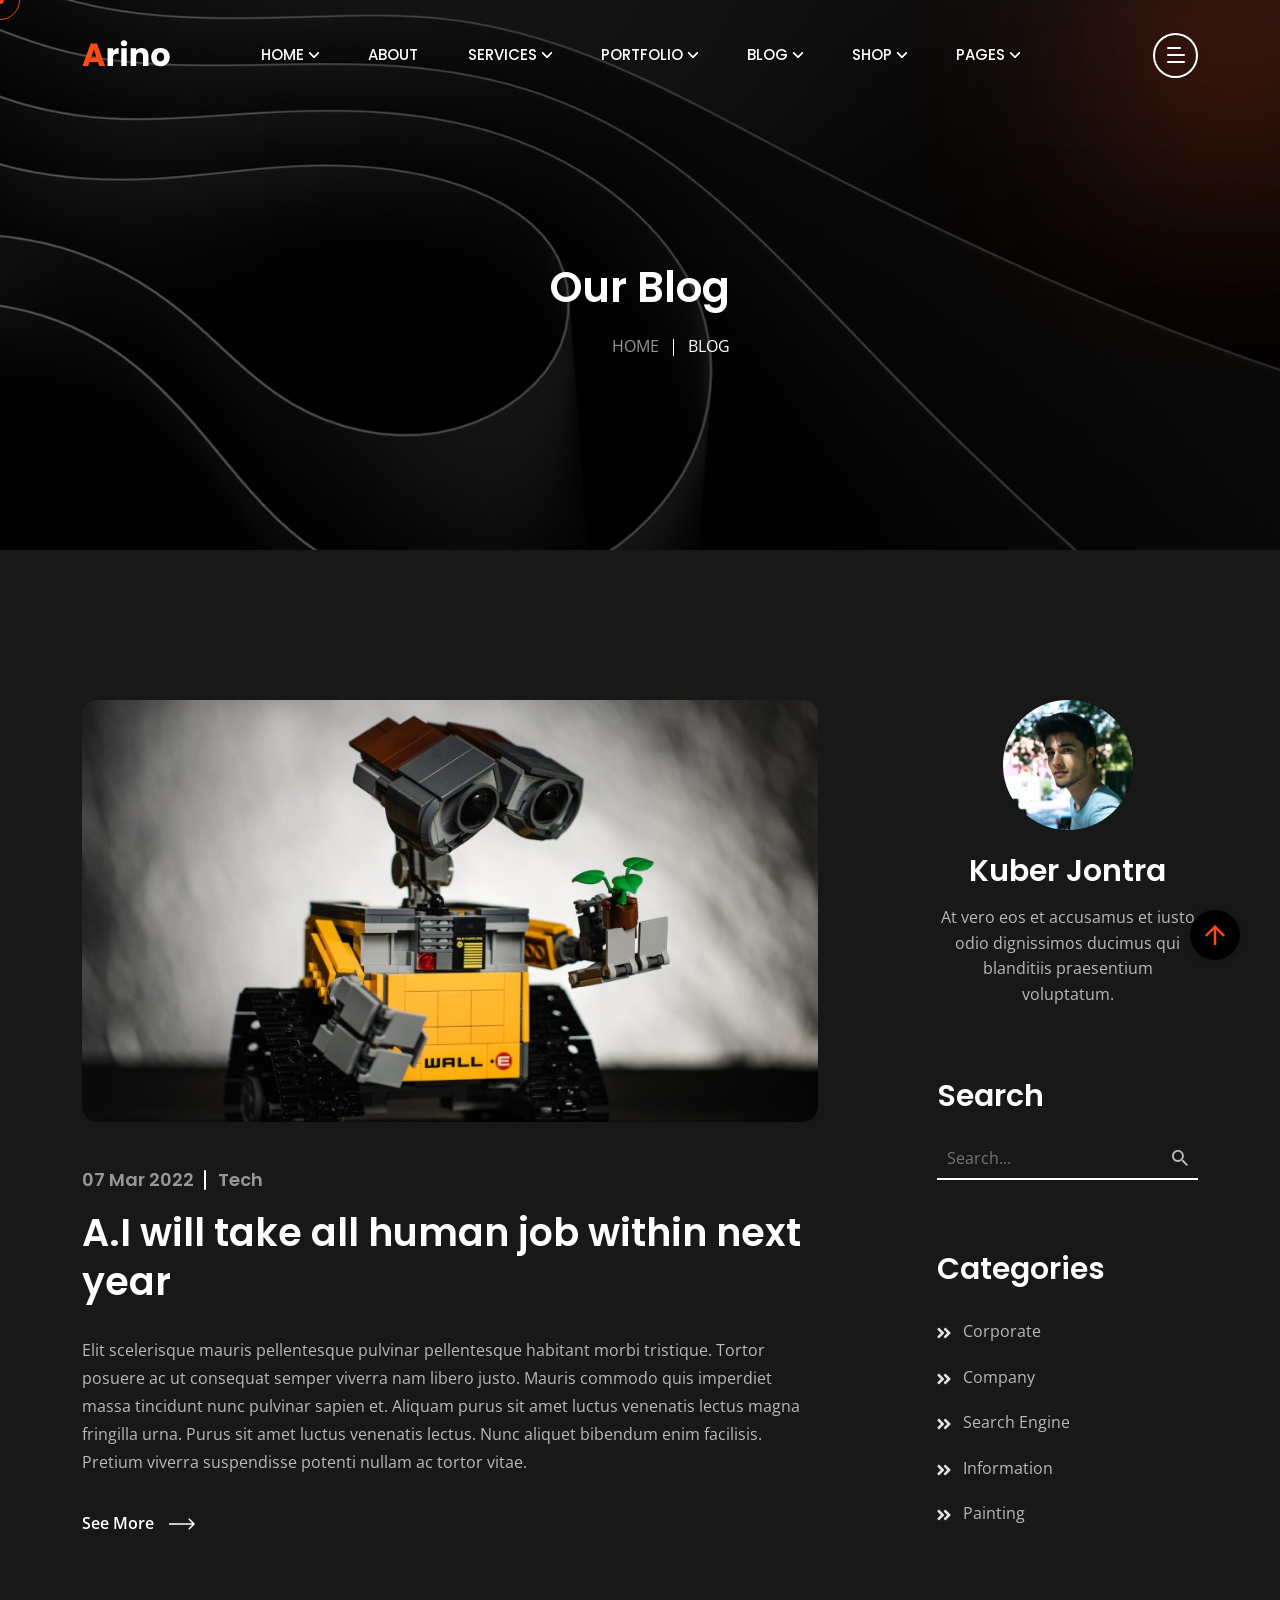
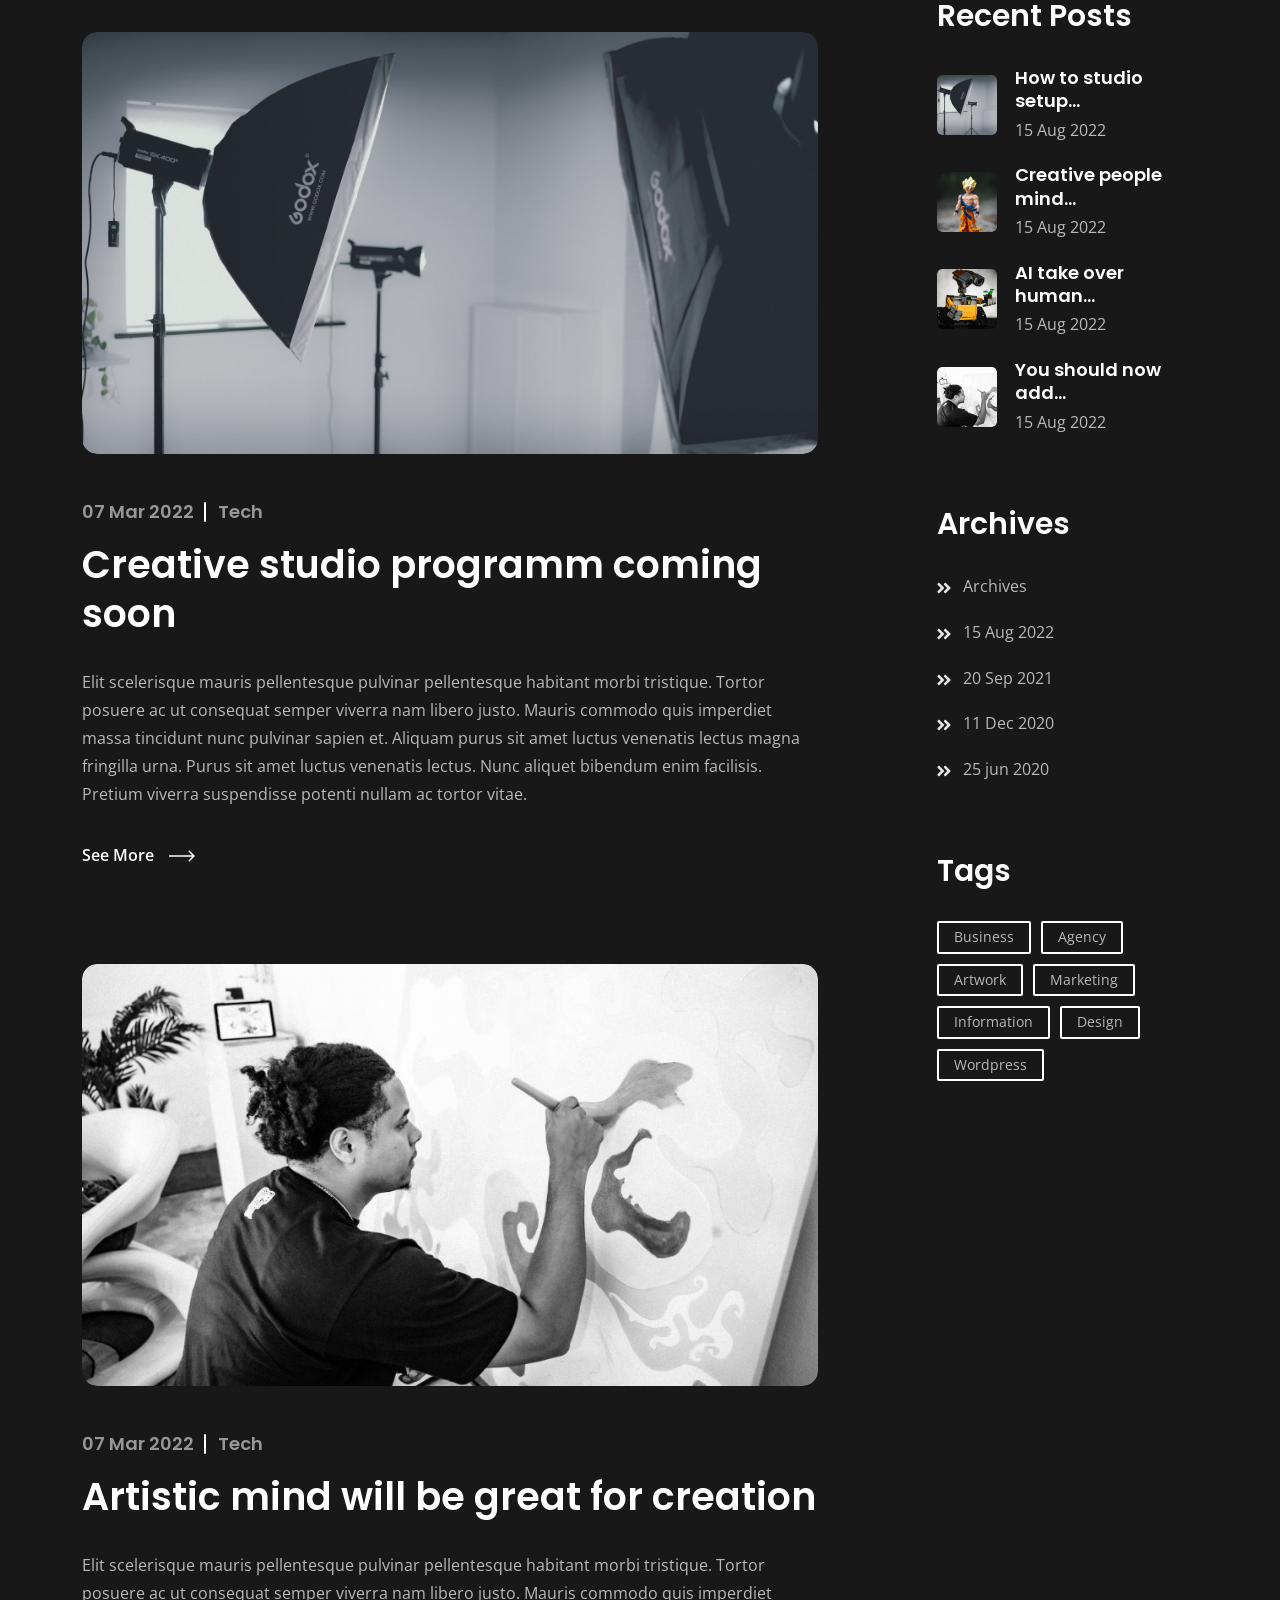
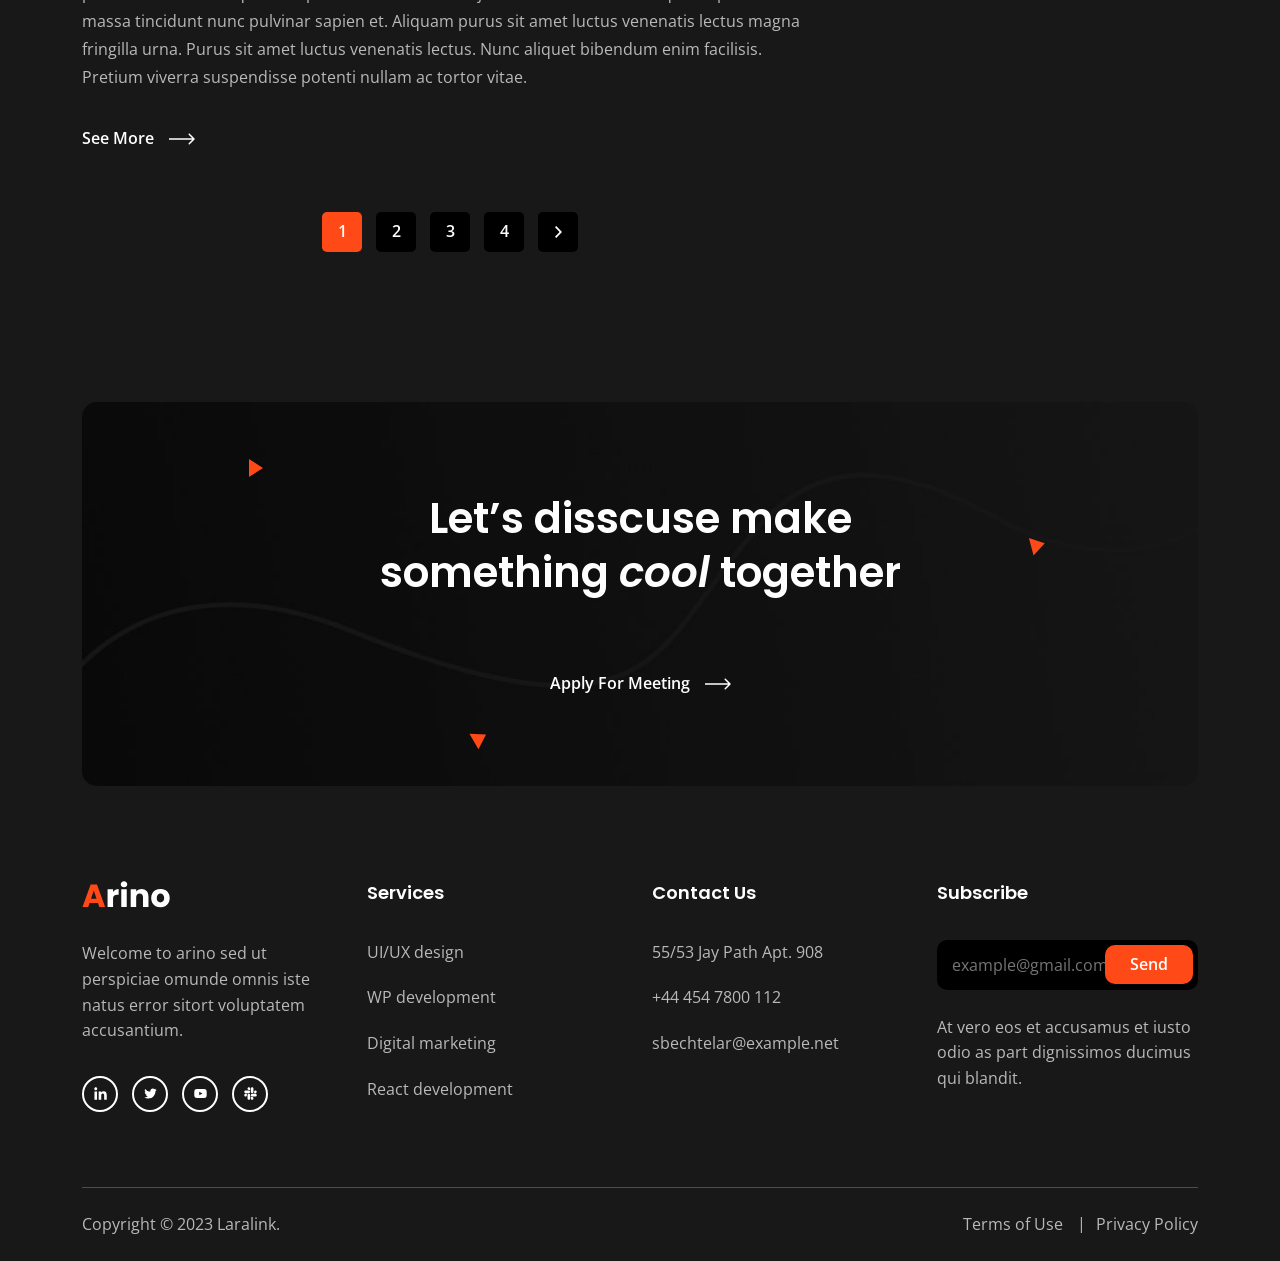
<file: blog.html>
<!DOCTYPE html>
<html class="no-js" lang="en">
  <head>
    <!-- Meta Tags -->
    <meta charset="utf-8">
    <meta http-equiv="x-ua-compatible" content="ie=edge">
    <meta name="viewport" content="width=device-width, initial-scale=1">
    <meta name="author" content="Laralink">
    <!-- Favicon Icon -->
    <link rel="icon" href="assets/img/favicon.png">
    <!-- Site Title -->
    <title>Arino - Creative Agency Template</title>
    <link rel="stylesheet" href="assets/css/plugins/bootstrap.min.css">
    <link rel="stylesheet" href="assets/css/plugins/fontawesome.min.css">
    <link rel="stylesheet" href="assets/css/plugins/slick.css">
    <link rel="stylesheet" href="assets/css/plugins/lightgallery.min.css">
    <link rel="stylesheet" href="assets/css/plugins/animate.css">
    <link rel="stylesheet" href="assets/css/style.css">
  </head>
  <body>
    <div class="cs-preloader cs-center">
      <div class="cs-preloader_in"></div>
    </div>
    <!-- Start Header Section -->
    <header class="cs-site_header cs-style1 text-uppercase cs-sticky_header">
      <div class="cs-main_header">
        <div class="container">
          <div class="cs-main_header_in">
            <div class="cs-main_header_left">
              <a class="cs-site_branding" href="index.html">
                <img src="assets/img/logo.svg" alt="Logo">
              </a>
            </div>
            <div class="cs-main_header_center">
              <div class="cs-nav cs-primary_font cs-medium">
                <ul class="cs-nav_list">
                  <li class="menu-item-has-children cs-mega_menu">
                    <a href="index.html">Home</a>
                    <ul class="cs-mega_wrapper">
                      <li>
                        <ul>
                          <li>
                            <a href="index.html" class="cs-nav_list_img">
                              <img src="assets/img/demo/main-home.jpeg" alt="Thumb">
                            </a>
                            <a href="index.html">Main Home</a>
                          </li>
                          <li>
                            <a href="architecture-agency.html" class="cs-nav_list_img">
                              <img src="assets/img/demo/architecture-agency.jpeg" alt="Thumb">
                            </a>
                            <a href="architecture-agency.html">Architecture Agency</a>
                            <span class="cs-header_badge">New</span>
                          </li>
                        </ul>
                      </li>
                      <li>
                        <ul>
                          <li>
                            <a href="photography-agency.html" class="cs-nav_list_img">
                              <img src="assets/img/demo/photography-agency.jpeg" alt="Thumb">
                            </a>
                            <a href="photography-agency.html">Photography Agency</a>
                          </li>
                          <li>
                            <a href="creative-solution.html" class="cs-nav_list_img">
                              <img src="assets/img/demo/creative-solution.jpeg" alt="Thumb">
                            </a>
                            <a href="creative-solution.html">Creative Solution</a>
                            <span class="cs-header_badge">New</span>
                          </li>
                        </ul>
                      </li>
                      <li>
                        <ul>
                          <li>
                            <a href="creative-portfolio.html" class="cs-nav_list_img">
                              <img src="assets/img/demo/portfolio.jpeg" alt="Thumb">
                            </a>
                            <a href="creative-portfolio.html">Creative Portfolio</a>
                          </li>
                          <li>
                            <a href="personal-portfolio.html" class="cs-nav_list_img">
                              <img src="assets/img/demo/personal-portfolio.jpeg" alt="Thumb">
                              <span class="cs-header_badge">New</span>
                            </a>
                            <a href="personal-portfolio.html">Personal Portfolio</a>
                          </li>
                        </ul>
                      </li>
                      <li>
                        <ul>
                          <li>
                            <a href="digital-agency.html" class="cs-nav_list_img">
                              <img src="assets/img/demo/digital-agency.jpeg" alt="Thumb">
                            </a>
                            <a href="digital-agency.html">Digital Agency</a>
                          </li>
                          <li>
                            <a href="https://arino-html-rtl.vercel.app" target="_blank" class="cs-nav_list_img">
                              <img src="assets/img/demo/rtl.jpeg" alt="Thumb">
                            </a>
                            <a href="https://arino-html-rtl.vercel.app" target="_blank">RTL Demo</a>
                          </li>
                        </ul>
                      </li>
                      <li>
                        <ul>
                          <li>
                            <a href="marketing-agency.html" class="cs-nav_list_img">
                              <img src="assets/img/demo/marketing.jpeg" alt="Thumb">
                            </a>
                            <a href="marketing-agency.html">Marketing Agency</a>
                          </li>
                          <li>
                            <a href="showcase-portfolio.html" class="cs-nav_list_img">
                              <img src="assets/img/demo/portfolio-showcase.jpeg" alt="Thumb">
                            </a>
                            <a href="showcase-portfolio.html">Portfolio Showcase</a>
                          </li>
                          <li>
                            <a href="case-study-showcase.html" class="cs-nav_list_img">
                              <img src="assets/img/demo/case-study-showcase.jpeg" alt="Thumb">
                            </a>
                            <a href="case-study-showcase.html">Case Study Showcase</a>
                          </li>
                        </ul>
                      </li>
                      <li>
                        <ul>
                          <li>
                            <a href="freelancer-agency.html" class="cs-nav_list_img">
                              <img src="assets/img/demo/freelancer-agency.jpeg" alt="Thumb">
                            </a>
                            <a href="freelancer-agency.html">Freelancing Agency</a>
                          </li>
                          <li>
                            <a href="video-showcase.html" class="cs-nav_list_img">
                              <img src="assets/img/demo/video-showcase.jpeg" alt="Thumb">
                              <span class="cs-header_badge">New</span>
                            </a>
                            <a href="video-showcase.html">Video Showcase</a>
                          </li>
                        </ul>
                      </li>
                    </ul>
                  </li>
                  <li>
                    <a href="about.html">About</a>
                  </li>
                  <li class="menu-item-has-children">
                    <a href="service.html">Services</a>
                    <ul>
                      <li>
                        <a href="service.html">Services</a>
                      </li>
                      <li>
                        <a href="service-details.html">Service Details</a>
                      </li>
                    </ul>
                  </li>
                  <li class="menu-item-has-children">
                    <a href="portfolio.html">Portfolio</a>
                    <ul>
                      <li>
                        <a href="portfolio.html">Portfolio</a>
                      </li>
                      <li>
                        <a href="portfolio-details.html">Portfolio Details</a>
                      </li>
                    </ul>
                  </li>
                  <li class="menu-item-has-children">
                    <a href="blog.html">Blog</a>
                    <ul>
                      <li>
                        <a href="blog.html">Blog</a>
                      </li>
                      <li>
                        <a href="blog-details.html">Blog Details</a>
                      </li>
                    </ul>
                  </li>
                  <li class="menu-item-has-children">
                    <a href="shop.html">Shop</a>
                    <ul>
                      <li>
                        <a href="shop.html">Our Shop</a>
                      </li>
                      <li>
                        <a href="shop-product-details.html">Shop Details</a>
                      </li>
                      <li>
                        <a href="shop-cart.html">Cart</a>
                      </li>
                      <li>
                        <a href="shop-checkout.html">Checkout</a>
                      </li>
                      <li>
                        <a href="shop-order-recived.html">Success Order</a>
                      </li>
                      <li>
                        <a href="shop-wishlist.html">Wishlist</a>
                      </li>
                    </ul>
                  </li>
                  <li class="menu-item-has-children">
                    <a href="#">Pages</a>
                    <ul>
                      <li>
                        <a href="contact.html">Contact</a>
                      </li>
                      <li>
                        <a href="team.html">Team</a>
                      </li>
                      <li>
                        <a href="team-details.html">Team Details</a>
                      </li>
                      <li>
                        <a href="case-study.html">Case Study Details</a>
                      </li>
                      <li>
                        <a href="faq.html">FAQ</a>
                      </li>
                    </ul>
                  </li>
                </ul>
              </div>
            </div>
            <div class="cs-main_header_right">
              <div class="cs-toolbox">
                <span class="cs-icon_btn">
                  <span class="cs-icon_btn_in">
                    <span></span>
                    <span></span>
                    <span></span>
                    <span></span>
                  </span>
                </span>
              </div>
            </div>
          </div>
        </div>
      </div>
    </header>
    <div class="cs-side_header">
      <button class="cs-close"></button>
      <div class="cs-side_header_overlay"></div>
      <div class="cs-side_header_in">
        <div class="cs-side_header_shape"></div>
        <a class="cs-site_branding" href="index.html">
          <img src="assets/img/footer_logo.svg" alt="Logo">
        </a>
        <div class="cs-side_header_box">
          <h2 class="cs-side_header_heading">Do you have a project in your <br> mind? Keep connect us. </h2>
        </div>
        <div class="cs-side_header_box">
          <h3 class="cs-side_header_title cs-primary_color">Contact Us</h3>
          <ul class="cs-contact_info cs-style1 cs-mp0">
            <li>
              <svg width="18" height="18" viewBox="0 0 18 18" fill="none" xmlns="http://www.w3.org/2000/svg">
                <path d="M17 12.5C15.75 12.5 14.55 12.3 13.43 11.93C13.08 11.82 12.69 11.9 12.41 12.17L10.21 14.37C7.38 12.93 5.06 10.62 3.62 7.79L5.82 5.58C6.1 5.31 6.18 4.92 6.07 4.57C5.7 3.45 5.5 2.25 5.5 1C5.5 0.45 5.05 0 4.5 0H1C0.45 0 0 0.45 0 1C0 10.39 7.61 18 17 18C17.55 18 18 17.55 18 17V13.5C18 12.95 17.55 12.5 17 12.5ZM9 0V10L12 7H18V0H9Z" fill="#FF4A17" />
              </svg>
              <span>+44 454 7800 112</span>
            </li>
            <li>
              <svg width="20" height="18" viewBox="0 0 20 18" fill="none" xmlns="http://www.w3.org/2000/svg">
                <path d="M20 6.98V16C20 17.1 19.1 18 18 18H2C0.9 18 0 17.1 0 16V4C0 2.9 0.9 2 2 2H12.1C12.04 2.32 12 2.66 12 3C12 4.48 12.65 5.79 13.67 6.71L10 9L2 4V6L10 11L15.3 7.68C15.84 7.88 16.4 8 17 8C18.13 8 19.16 7.61 20 6.98ZM14 3C14 4.66 15.34 6 17 6C18.66 6 20 4.66 20 3C20 1.34 18.66 0 17 0C15.34 0 14 1.34 14 3Z" fill="#FF4A17" />
              </svg>
              <span>infotech@arino.com</span>
            </li>
            <li>
              <svg width="14" height="20" viewBox="0 0 14 20" fill="none" xmlns="http://www.w3.org/2000/svg">
                <path d="M7 0C3.13 0 0 3.13 0 7C0 12.25 7 20 7 20C7 20 14 12.25 14 7C14 3.13 10.87 0 7 0ZM7 9.5C5.62 9.5 4.5 8.38 4.5 7C4.5 5.62 5.62 4.5 7 4.5C8.38 4.5 9.5 5.62 9.5 7C9.5 8.38 8.38 9.5 7 9.5Z" fill="#FF4A17" />
              </svg>
              <span>50 Wall Street Suite, 44150 <br>Ohio, United States </span>
            </li>
          </ul>
        </div>
        <div class="cs-side_header_box">
          <h3 class="cs-side_header_title cs-primary_color">Subscribe</h3>
          <div class="cs-newsletter cs-style1">
            <form action="#" class="cs-newsletter_form">
              <input type="email" class="cs-newsletter_input" placeholder="example@gmail.com">
              <button class="cs-newsletter_btn">
                <span>Send</span>
              </button>
            </form>
            <div class="cs-newsletter_text">At vero eos et accusamus et iusto odio as part dignissimos ducimus qui blandit.</div>
          </div>
        </div>
        <div class="cs-side_header_box">
          <div class="cs-social_btns cs-style1">
            <a href="#" class="cs-center">
              <svg width="15" height="15" viewBox="0 0 15 15" fill="none" xmlns="http://www.w3.org/2000/svg">
                <path d="M4.04799 13.7497H1.45647V5.4043H4.04799V13.7497ZM2.75084 4.2659C1.92215 4.2659 1.25 3.57952 1.25 2.75084C1.25 2.35279 1.40812 1.97105 1.68958 1.68958C1.97105 1.40812 2.35279 1.25 2.75084 1.25C3.14888 1.25 3.53063 1.40812 3.81209 1.68958C4.09355 1.97105 4.25167 2.35279 4.25167 2.75084C4.25167 3.57952 3.57924 4.2659 2.75084 4.2659ZM13.7472 13.7497H11.1613V9.68722C11.1613 8.71903 11.1417 7.4774 9.81389 7.4774C8.46652 7.4774 8.26004 8.5293 8.26004 9.61747V13.7497H5.67132V5.4043H8.15681V6.54269H8.19308C8.53906 5.887 9.38421 5.19503 10.6451 5.19503C13.2679 5.19503 13.75 6.92215 13.75 9.16546V13.7497H13.7472Z" fill="white"></path>
              </svg>
            </a>
            <a href="#" class="cs-center">
              <svg width="13" height="11" viewBox="0 0 13 11" fill="none" xmlns="http://www.w3.org/2000/svg">
                <path d="M11.4651 2.95396C11.4731 3.065 11.4731 3.17606 11.4731 3.2871C11.4731 6.67383 8.89535 10.5761 4.18402 10.5761C2.73255 10.5761 1.38421 10.1557 0.25 9.42608C0.456226 9.44986 0.654494 9.4578 0.868655 9.4578C2.06629 9.4578 3.16879 9.0533 4.04918 8.36326C2.92291 8.33946 1.97906 7.60183 1.65386 6.5866C1.81251 6.61038 1.97112 6.62624 2.1377 6.62624C2.36771 6.62624 2.59774 6.59451 2.81188 6.53901C1.63802 6.30105 0.757595 5.26996 0.757595 4.02472V3.99301C1.09864 4.18336 1.49524 4.30233 1.91558 4.31818C1.22554 3.85814 0.773464 3.07294 0.773464 2.1846C0.773464 1.70872 0.900344 1.27249 1.12244 0.891774C2.38355 2.44635 4.27919 3.46156 6.40481 3.57262C6.36516 3.38226 6.34136 3.184 6.34136 2.9857C6.34136 1.57388 7.4835 0.423828 8.90323 0.423828C9.64086 0.423828 10.3071 0.733156 10.7751 1.23284C11.354 1.1218 11.9093 0.907643 12.401 0.614185C12.2106 1.20906 11.8061 1.70875 11.2748 2.02598C11.7903 1.97049 12.29 1.82769 12.75 1.62942C12.4011 2.13702 11.9648 2.5891 11.4651 2.95396V2.95396Z" fill="white"></path>
              </svg>
            </a>
            <a href="#" class="cs-center">
              <svg width="13" height="9" viewBox="0 0 13 9" fill="none" xmlns="http://www.w3.org/2000/svg">
                <path d="M12.4888 1.48066C12.345 0.939353 11.9215 0.513038 11.3837 0.368362C10.4089 0.105469 6.5 0.105469 6.5 0.105469C6.5 0.105469 2.59116 0.105469 1.61633 0.368362C1.07853 0.513061 0.65496 0.939353 0.5112 1.48066C0.25 2.4618 0.25 4.50887 0.25 4.50887C0.25 4.50887 0.25 6.55595 0.5112 7.53709C0.65496 8.0784 1.07853 8.48695 1.61633 8.63163C2.59116 8.89452 6.5 8.89452 6.5 8.89452C6.5 8.89452 10.4088 8.89452 11.3837 8.63163C11.9215 8.48695 12.345 8.0784 12.4888 7.53709C12.75 6.55595 12.75 4.50887 12.75 4.50887C12.75 4.50887 12.75 2.4618 12.4888 1.48066V1.48066ZM5.22158 6.36746V2.65029L8.48861 4.50892L5.22158 6.36746V6.36746Z" fill="white"></path>
              </svg>
            </a>
            <a href="#" class="cs-center">
              <svg width="13" height="13" viewBox="0 0 13 13" fill="none" xmlns="http://www.w3.org/2000/svg">
                <path d="M2.87612 8.149C2.87612 8.87165 2.28571 9.46205 1.56306 9.46205C0.840402 9.46205 0.25 8.87165 0.25 8.149C0.25 7.42634 0.840402 6.83594 1.56306 6.83594H2.87612V8.149ZM3.53795 8.149C3.53795 7.42634 4.12835 6.83594 4.851 6.83594C5.57366 6.83594 6.16406 7.42634 6.16406 8.149V11.4369C6.16406 12.1596 5.57366 12.75 4.851 12.75C4.12835 12.75 3.53795 12.1596 3.53795 11.4369V8.149ZM4.851 2.87612C4.12835 2.87612 3.53795 2.28571 3.53795 1.56306C3.53795 0.840402 4.12835 0.25 4.851 0.25C5.57366 0.25 6.16406 0.840402 6.16406 1.56306V2.87612H4.851V2.87612ZM4.851 3.53795C5.57366 3.53795 6.16406 4.12835 6.16406 4.851C6.16406 5.57366 5.57366 6.16406 4.851 6.16406H1.56306C0.840402 6.16406 0.25 5.57366 0.25 4.851C0.25 4.12835 0.840402 3.53795 1.56306 3.53795H4.851V3.53795ZM10.1239 4.851C10.1239 4.12835 10.7143 3.53795 11.4369 3.53795C12.1596 3.53795 12.75 4.12835 12.75 4.851C12.75 5.57366 12.1596 6.16406 11.4369 6.16406H10.1239V4.851V4.851ZM9.46205 4.851C9.46205 5.57366 8.87165 6.16406 8.149 6.16406C7.42634 6.16406 6.83594 5.57366 6.83594 4.851V1.56306C6.83594 0.840402 7.42634 0.25 8.149 0.25C8.87165 0.25 9.46205 0.840402 9.46205 1.56306V4.851V4.851ZM8.149 10.1239C8.87165 10.1239 9.46205 10.7143 9.46205 11.4369C9.46205 12.1596 8.87165 12.75 8.149 12.75C7.42634 12.75 6.83594 12.1596 6.83594 11.4369V10.1239H8.149ZM8.149 9.46205C7.42634 9.46205 6.83594 8.87165 6.83594 8.149C6.83594 7.42634 7.42634 6.83594 8.149 6.83594H11.4369C12.1596 6.83594 12.75 7.42634 12.75 8.149C12.75 8.87165 12.1596 9.46205 11.4369 9.46205H8.149Z" fill="white"></path>
              </svg>
            </a>
          </div>
        </div>
      </div>
    </div>
    <!-- End Header Section -->
    <!-- Start Hero -->
    <div class="cs-page_heading cs-style1 cs-center text-center cs-bg" data-src="assets/img/blog_hero_bg.jpeg">
      <div class="container">
        <div class="cs-page_heading_in">
          <h1 class="cs-page_title cs-font_50 cs-white_color">Our Blog</h1>
          <ol class="breadcrumb text-uppercase">
            <li class="breadcrumb-item">
              <a href="index.html">Home</a>
            </li>
            <li class="breadcrumb-item active">Blog</li>
          </ol>
        </div>
      </div>
    </div>
    <!-- End Hero -->
    <div class="cs-height_150 cs-height_lg_80"></div>
    <!-- Start Blogs -->
    <section>
      <div class="container">
        <div class="row">
          <div class="col-lg-8">
            <div class="cs-post cs-style2">
              <a href="blog-details.html" class="cs-post_thumb cs-radius_15">
                <img src="assets/img/post_4.jpeg" alt="Post" class="w-100 cs-radius_15">
              </a>
              <div class="cs-post_info">
                <div class="cs-post_meta cs-style1 cs-ternary_color cs-semi_bold cs-primary_font">
                  <span class="cs-posted_by">07 Mar 2022</span>
                  <a href="#" class="cs-post_avatar">Tech</a>
                </div>
                <h2 class="cs-post_title">
                  <a href="#">A.I will take all human job within next year</a>
                </h2>
                <div class="cs-post_sub_title">Elit scelerisque mauris pellentesque pulvinar pellentesque habitant morbi tristique. Tortor posuere ac ut consequat semper viverra nam libero justo. Mauris commodo quis imperdiet massa tincidunt nunc pulvinar sapien et. Aliquam purus sit amet luctus venenatis lectus magna fringilla urna. Purus sit amet luctus venenatis lectus. Nunc aliquet bibendum enim facilisis. Pretium viverra suspendisse potenti nullam ac tortor vitae.</div>
                <a href="blog-details.html" class="cs-text_btn">
                  <span>See More</span>
                  <svg width="26" height="12" viewBox="0 0 26 12" fill="none" xmlns="http://www.w3.org/2000/svg">
                    <path d="M25.5307 6.53033C25.8236 6.23744 25.8236 5.76256 25.5307 5.46967L20.7577 0.696699C20.4648 0.403806 19.99 0.403806 19.6971 0.696699C19.4042 0.989593 19.4042 1.46447 19.6971 1.75736L23.9397 6L19.6971 10.2426C19.4042 10.5355 19.4042 11.0104 19.6971 11.3033C19.99 11.5962 20.4648 11.5962 20.7577 11.3033L25.5307 6.53033ZM0.000366211 6.75H25.0004V5.25H0.000366211V6.75Z" fill="currentColor" />
                  </svg>
                </a>
              </div>
            </div>
            <div class="cs-height_95 cs-height_lg_60"></div>
            <div class="cs-post cs-style2">
              <a href="blog-details.html" class="cs-post_thumb cs-radius_15">
                <img src="assets/img/post_5.jpeg" alt="Post" class="w-100 cs-radius_15">
              </a>
              <div class="cs-post_info">
                <div class="cs-post_meta cs-style1 cs-ternary_color cs-semi_bold cs-primary_font">
                  <span class="cs-posted_by">07 Mar 2022</span>
                  <a href="#" class="cs-post_avatar">Tech</a>
                </div>
                <h2 class="cs-post_title">
                  <a href="#">Creative studio programm coming soon</a>
                </h2>
                <div class="cs-post_sub_title">Elit scelerisque mauris pellentesque pulvinar pellentesque habitant morbi tristique. Tortor posuere ac ut consequat semper viverra nam libero justo. Mauris commodo quis imperdiet massa tincidunt nunc pulvinar sapien et. Aliquam purus sit amet luctus venenatis lectus magna fringilla urna. Purus sit amet luctus venenatis lectus. Nunc aliquet bibendum enim facilisis. Pretium viverra suspendisse potenti nullam ac tortor vitae.</div>
                <a href="blog-details.html" class="cs-text_btn">
                  <span>See More</span>
                  <svg width="26" height="12" viewBox="0 0 26 12" fill="none" xmlns="http://www.w3.org/2000/svg">
                    <path d="M25.5307 6.53033C25.8236 6.23744 25.8236 5.76256 25.5307 5.46967L20.7577 0.696699C20.4648 0.403806 19.99 0.403806 19.6971 0.696699C19.4042 0.989593 19.4042 1.46447 19.6971 1.75736L23.9397 6L19.6971 10.2426C19.4042 10.5355 19.4042 11.0104 19.6971 11.3033C19.99 11.5962 20.4648 11.5962 20.7577 11.3033L25.5307 6.53033ZM0.000366211 6.75H25.0004V5.25H0.000366211V6.75Z" fill="currentColor" />
                  </svg>
                </a>
              </div>
            </div>
            <div class="cs-height_95 cs-height_lg_60"></div>
            <div class="cs-post cs-style2">
              <a href="blog-details.html" class="cs-post_thumb cs-radius_15">
                <img src="assets/img/post_6.jpeg" alt="Post" class="w-100 cs-radius_15">
              </a>
              <div class="cs-post_info">
                <div class="cs-post_meta cs-style1 cs-ternary_color cs-semi_bold cs-primary_font">
                  <span class="cs-posted_by">07 Mar 2022</span>
                  <a href="#" class="cs-post_avatar">Tech</a>
                </div>
                <h2 class="cs-post_title">
                  <a href="#">Artistic mind will be great for creation</a>
                </h2>
                <div class="cs-post_sub_title">Elit scelerisque mauris pellentesque pulvinar pellentesque habitant morbi tristique. Tortor posuere ac ut consequat semper viverra nam libero justo. Mauris commodo quis imperdiet massa tincidunt nunc pulvinar sapien et. Aliquam purus sit amet luctus venenatis lectus magna fringilla urna. Purus sit amet luctus venenatis lectus. Nunc aliquet bibendum enim facilisis. Pretium viverra suspendisse potenti nullam ac tortor vitae.</div>
                <a href="blog-details.html" class="cs-text_btn">
                  <span>See More</span>
                  <svg width="26" height="12" viewBox="0 0 26 12" fill="none" xmlns="http://www.w3.org/2000/svg">
                    <path d="M25.5307 6.53033C25.8236 6.23744 25.8236 5.76256 25.5307 5.46967L20.7577 0.696699C20.4648 0.403806 19.99 0.403806 19.6971 0.696699C19.4042 0.989593 19.4042 1.46447 19.6971 1.75736L23.9397 6L19.6971 10.2426C19.4042 10.5355 19.4042 11.0104 19.6971 11.3033C19.99 11.5962 20.4648 11.5962 20.7577 11.3033L25.5307 6.53033ZM0.000366211 6.75H25.0004V5.25H0.000366211V6.75Z" fill="currentColor" />
                  </svg>
                </a>
              </div>
            </div>
            <div class="cs-height_60 cs-height_lg_40"></div>
            <ul class="cs-pagination_box cs-center cs-white_color cs-mp0 cs-semi_bold">
              <li>
                <a class="cs-pagination_item cs-center active" href="blog.html">1</a>
              </li>
              <li>
                <a class="cs-pagination_item cs-center" href="blog.html">2</a>
              </li>
              <li>
                <a class="cs-pagination_item cs-center" href="blog.html">3</a>
              </li>
              <li>
                <a class="cs-pagination_item cs-center" href="blog.html">4</a>
              </li>
              <li>
                <a href="#" class="cs-pagination_item cs-center">
                  <svg width="7" height="12" viewBox="0 0 7 12" fill="none" xmlns="http://www.w3.org/2000/svg">
                    <path d="M0 1.272L4.55116 6L0 10.728L1.22442 12L7 6L1.22442 0L0 1.272Z" fill="currentColor" />
                  </svg>
                </a>
              </li>
            </ul>
          </div>
          <div class="col-xl-3 col-lg-4 offset-xl-1">
            <div class="cs-height_0 cs-height_lg_80"></div>
            <div class="cs-sidebar cs-right_sidebar cs-accent_5_bg_2">
              <div class="cs-sidebar_item author_search text-center">
                <div class="cs-author_card">
                  <img src="assets/img/avatar_1.png" alt="Aauthor">
                  <h3>Kuber Jontra</h3>
                  <p>At vero eos et accusamus et iusto odio dignissimos ducimus qui blanditiis praesentium voluptatum.</p>
                </div>
              </div>
              <div class="cs-sidebar_item widget_search">
                <h4 class="cs-sidebar_widget_title">Search</h4>
                <form class="cs-sidebar_search" action="#">
                  <input type="text" placeholder="Search...">
                  <button class="cs-sidebar_search_btn">
                    <svg width="16" height="16" viewBox="0 0 16 16" fill="none" xmlns="http://www.w3.org/2000/svg">
                      <path d="M11.4351 10.0629H10.7124L10.4563 9.81589C11.3528 8.77301 11.8925 7.4191 11.8925 5.94625C11.8925 2.66209 9.23042 0 5.94625 0C2.66209 0 0 2.66209 0 5.94625C0 9.23042 2.66209 11.8925 5.94625 11.8925C7.4191 11.8925 8.77301 11.3528 9.81589 10.4563L10.0629 10.7124V11.4351L14.6369 16L16 14.6369L11.4351 10.0629ZM5.94625 10.0629C3.66838 10.0629 1.82962 8.22413 1.82962 5.94625C1.82962 3.66838 3.66838 1.82962 5.94625 1.82962C8.22413 1.82962 10.0629 3.66838 10.0629 5.94625C10.0629 8.22413 8.22413 10.0629 5.94625 10.0629Z" fill="currentColor" />
                    </svg>
                  </button>
                </form>
              </div>
              <div class="cs-sidebar_item widget_categories">
                <h4 class="cs-sidebar_widget_title">Categories</h4>
                <ul>
                  <li class="cat-item">
                    <a href="#">Corporate</a>
                  </li>
                  <li class="cat-item">
                    <a href="#">Company</a>
                  </li>
                  <li class="cat-item">
                    <a href="#">Search Engine</a>
                  </li>
                  <li class="cat-item">
                    <a href="#">Information</a>
                  </li>
                  <li class="cat-item">
                    <a href="#">Painting</a>
                  </li>
                </ul>
              </div>
              <div class="cs-sidebar_item">
                <h4 class="cs-sidebar_widget_title">Recent Posts</h4>
                <ul class="cs-recent_posts">
                  <li>
                    <div class="cs-recent_post">
                      <a href="#" class="cs-recent_post_thumb">
                        <div class="cs-recent_post_thumb_in cs-bg" data-src="assets/img/recent_post_1.jpeg"></div>
                      </a>
                      <div class="cs-recent_post_info">
                        <h3 class="cs-recent_post_title">
                          <a href="#">How to studio setup...</a>
                        </h3>
                        <div class="cs-recent_post_date cs-primary_40_color">15 Aug 2022</div>
                      </div>
                    </div>
                  </li>
                  <li>
                    <div class="cs-recent_post">
                      <a href="#" class="cs-recent_post_thumb">
                        <div class="cs-recent_post_thumb_in cs-bg" data-src="assets/img/recent_post_2.jpeg"></div>
                      </a>
                      <div class="cs-recent_post_info">
                        <h3 class="cs-recent_post_title">
                          <a href="#">Creative people mind...</a>
                        </h3>
                        <div class="cs-recent_post_date cs-primary_40_color">15 Aug 2022</div>
                      </div>
                    </div>
                  </li>
                  <li>
                    <div class="cs-recent_post">
                      <a href="#" class="cs-recent_post_thumb">
                        <div class="cs-recent_post_thumb_in cs-bg" data-src="assets/img/recent_post_3.jpeg"></div>
                      </a>
                      <div class="cs-recent_post_info">
                        <h3 class="cs-recent_post_title">
                          <a href="#">AI take over human...</a>
                        </h3>
                        <div class="cs-recent_post_date cs-primary_40_color">15 Aug 2022</div>
                      </div>
                    </div>
                  </li>
                  <li>
                    <div class="cs-recent_post">
                      <a href="#" class="cs-recent_post_thumb">
                        <div class="cs-recent_post_thumb_in cs-bg" data-src="assets/img/recent_post_4.jpeg"></div>
                      </a>
                      <div class="cs-recent_post_info">
                        <h3 class="cs-recent_post_title">
                          <a href="#">You should now add...</a>
                        </h3>
                        <div class="cs-recent_post_date cs-primary_40_color">15 Aug 2022</div>
                      </div>
                    </div>
                  </li>
                </ul>
              </div>
              <div class="cs-sidebar_item widget_archive">
                <h4 class="cs-sidebar_widget_title">Archives</h4>
                <ul>
                  <li>
                    <a href="#">Archives</a>
                  </li>
                  <li>
                    <a href="#">15 Aug 2022</a>
                  </li>
                  <li>
                    <a href="#">20 Sep 2021</a>
                  </li>
                  <li>
                    <a href="#">11 Dec 2020</a>
                  </li>
                  <li>
                    <a href="#">25 jun 2020</a>
                  </li>
                </ul>
              </div>
              <div class="cs-sidebar_item widget_tag_cloud">
                <h4 class="cs-sidebar_widget_title">Tags</h4>
                <div class="tagcloud">
                  <a href="#" class="tag-cloud-link">Business</a>
                  <a href="#" class="tag-cloud-link">Agency</a>
                  <a href="#" class="tag-cloud-link">Artwork</a>
                  <a href="#" class="tag-cloud-link">Marketing</a>
                  <a href="#" class="tag-cloud-link">Information</a>
                  <a href="#" class="tag-cloud-link">Design</a>
                  <a href="#" class="tag-cloud-link">Wordpress</a>
                </div>
              </div>
            </div>
          </div>
        </div>
      </div>
    </section>
    <!-- End Blogs -->
    <div class="cs-height_150 cs-height_lg_80"></div>
    <!-- Start CTA -->
    <section>
      <div class="container">
        <div class="cs-cta cs-style1 cs-bg text-center cs-shape_wrap_1 cs-position_1" data-src="assets/img/cta_bg.jpeg">
          <div class="cs-shape_1"></div>
          <div class="cs-shape_1"></div>
          <div class="cs-shape_1"></div>
          <div class="cs-cta_in">
            <h2 class="cs-cta_title cs-semi_bold cs-m0">Let’s disscuse make <br>something <i>cool</i> together </h2>
            <div class="cs-height_70 cs-height_lg_30"></div>
            <a href="contact.html" class="cs-text_btn">
              <span>Apply For Meeting</span>
              <svg width="26" height="12" viewBox="0 0 26 12" fill="none" xmlns="http://www.w3.org/2000/svg">
                <path d="M25.5307 6.53033C25.8236 6.23744 25.8236 5.76256 25.5307 5.46967L20.7577 0.696699C20.4648 0.403806 19.99 0.403806 19.6971 0.696699C19.4042 0.989593 19.4042 1.46447 19.6971 1.75736L23.9397 6L19.6971 10.2426C19.4042 10.5355 19.4042 11.0104 19.6971 11.3033C19.99 11.5962 20.4648 11.5962 20.7577 11.3033L25.5307 6.53033ZM0.000366211 6.75H25.0004V5.25H0.000366211V6.75Z" fill="currentColor" />
              </svg>
            </a>
          </div>
        </div>
      </div>
    </section>
    <!-- End CTA -->
    <!-- Start Footer -->
    <footer class="cs-fooer">
      <div class="cs-fooer_main">
        <div class="container">
          <div class="row">
            <div class="col-lg-3 col-sm-6">
              <div class="cs-footer_item">
                <div class="cs-text_widget">
                  <img src="assets/img/footer_logo.svg" alt="Thumb">
                  <p>Welcome to arino sed ut perspiciae omunde omnis iste natus error sitort voluptatem accusantium.</p>
                </div>
                <div class="cs-social_btns cs-style1">
                  <a href="#" class="cs-center">
                    <svg width="15" height="15" viewBox="0 0 15 15" fill="none" xmlns="http://www.w3.org/2000/svg">
                      <path d="M4.04799 13.7497H1.45647V5.4043H4.04799V13.7497ZM2.75084 4.2659C1.92215 4.2659 1.25 3.57952 1.25 2.75084C1.25 2.35279 1.40812 1.97105 1.68958 1.68958C1.97105 1.40812 2.35279 1.25 2.75084 1.25C3.14888 1.25 3.53063 1.40812 3.81209 1.68958C4.09355 1.97105 4.25167 2.35279 4.25167 2.75084C4.25167 3.57952 3.57924 4.2659 2.75084 4.2659ZM13.7472 13.7497H11.1613V9.68722C11.1613 8.71903 11.1417 7.4774 9.81389 7.4774C8.46652 7.4774 8.26004 8.5293 8.26004 9.61747V13.7497H5.67132V5.4043H8.15681V6.54269H8.19308C8.53906 5.887 9.38421 5.19503 10.6451 5.19503C13.2679 5.19503 13.75 6.92215 13.75 9.16546V13.7497H13.7472Z" fill="white" />
                    </svg>
                  </a>
                  <a href="#" class="cs-center">
                    <svg width="13" height="11" viewBox="0 0 13 11" fill="none" xmlns="http://www.w3.org/2000/svg">
                      <path d="M11.4651 2.95396C11.4731 3.065 11.4731 3.17606 11.4731 3.2871C11.4731 6.67383 8.89535 10.5761 4.18402 10.5761C2.73255 10.5761 1.38421 10.1557 0.25 9.42608C0.456226 9.44986 0.654494 9.4578 0.868655 9.4578C2.06629 9.4578 3.16879 9.0533 4.04918 8.36326C2.92291 8.33946 1.97906 7.60183 1.65386 6.5866C1.81251 6.61038 1.97112 6.62624 2.1377 6.62624C2.36771 6.62624 2.59774 6.59451 2.81188 6.53901C1.63802 6.30105 0.757595 5.26996 0.757595 4.02472V3.99301C1.09864 4.18336 1.49524 4.30233 1.91558 4.31818C1.22554 3.85814 0.773464 3.07294 0.773464 2.1846C0.773464 1.70872 0.900344 1.27249 1.12244 0.891774C2.38355 2.44635 4.27919 3.46156 6.40481 3.57262C6.36516 3.38226 6.34136 3.184 6.34136 2.9857C6.34136 1.57388 7.4835 0.423828 8.90323 0.423828C9.64086 0.423828 10.3071 0.733156 10.7751 1.23284C11.354 1.1218 11.9093 0.907643 12.401 0.614185C12.2106 1.20906 11.8061 1.70875 11.2748 2.02598C11.7903 1.97049 12.29 1.82769 12.75 1.62942C12.4011 2.13702 11.9648 2.5891 11.4651 2.95396V2.95396Z" fill="white" />
                    </svg>
                  </a>
                  <a href="#" class="cs-center">
                    <svg width="13" height="9" viewBox="0 0 13 9" fill="none" xmlns="http://www.w3.org/2000/svg">
                      <path d="M12.4888 1.48066C12.345 0.939353 11.9215 0.513038 11.3837 0.368362C10.4089 0.105469 6.5 0.105469 6.5 0.105469C6.5 0.105469 2.59116 0.105469 1.61633 0.368362C1.07853 0.513061 0.65496 0.939353 0.5112 1.48066C0.25 2.4618 0.25 4.50887 0.25 4.50887C0.25 4.50887 0.25 6.55595 0.5112 7.53709C0.65496 8.0784 1.07853 8.48695 1.61633 8.63163C2.59116 8.89452 6.5 8.89452 6.5 8.89452C6.5 8.89452 10.4088 8.89452 11.3837 8.63163C11.9215 8.48695 12.345 8.0784 12.4888 7.53709C12.75 6.55595 12.75 4.50887 12.75 4.50887C12.75 4.50887 12.75 2.4618 12.4888 1.48066V1.48066ZM5.22158 6.36746V2.65029L8.48861 4.50892L5.22158 6.36746V6.36746Z" fill="white" />
                    </svg>
                  </a>
                  <a href="#" class="cs-center">
                    <svg width="13" height="13" viewBox="0 0 13 13" fill="none" xmlns="http://www.w3.org/2000/svg">
                      <path d="M2.87612 8.149C2.87612 8.87165 2.28571 9.46205 1.56306 9.46205C0.840402 9.46205 0.25 8.87165 0.25 8.149C0.25 7.42634 0.840402 6.83594 1.56306 6.83594H2.87612V8.149ZM3.53795 8.149C3.53795 7.42634 4.12835 6.83594 4.851 6.83594C5.57366 6.83594 6.16406 7.42634 6.16406 8.149V11.4369C6.16406 12.1596 5.57366 12.75 4.851 12.75C4.12835 12.75 3.53795 12.1596 3.53795 11.4369V8.149ZM4.851 2.87612C4.12835 2.87612 3.53795 2.28571 3.53795 1.56306C3.53795 0.840402 4.12835 0.25 4.851 0.25C5.57366 0.25 6.16406 0.840402 6.16406 1.56306V2.87612H4.851V2.87612ZM4.851 3.53795C5.57366 3.53795 6.16406 4.12835 6.16406 4.851C6.16406 5.57366 5.57366 6.16406 4.851 6.16406H1.56306C0.840402 6.16406 0.25 5.57366 0.25 4.851C0.25 4.12835 0.840402 3.53795 1.56306 3.53795H4.851V3.53795ZM10.1239 4.851C10.1239 4.12835 10.7143 3.53795 11.4369 3.53795C12.1596 3.53795 12.75 4.12835 12.75 4.851C12.75 5.57366 12.1596 6.16406 11.4369 6.16406H10.1239V4.851V4.851ZM9.46205 4.851C9.46205 5.57366 8.87165 6.16406 8.149 6.16406C7.42634 6.16406 6.83594 5.57366 6.83594 4.851V1.56306C6.83594 0.840402 7.42634 0.25 8.149 0.25C8.87165 0.25 9.46205 0.840402 9.46205 1.56306V4.851V4.851ZM8.149 10.1239C8.87165 10.1239 9.46205 10.7143 9.46205 11.4369C9.46205 12.1596 8.87165 12.75 8.149 12.75C7.42634 12.75 6.83594 12.1596 6.83594 11.4369V10.1239H8.149ZM8.149 9.46205C7.42634 9.46205 6.83594 8.87165 6.83594 8.149C6.83594 7.42634 7.42634 6.83594 8.149 6.83594H11.4369C12.1596 6.83594 12.75 7.42634 12.75 8.149C12.75 8.87165 12.1596 9.46205 11.4369 9.46205H8.149Z" fill="white" />
                    </svg>
                  </a>
                </div>
              </div>
            </div>
            <div class="col-lg-3 col-sm-6">
              <div class="cs-footer_item">
                <h2 class="cs-widget_title">Services</h2>
                <ul class="cs-menu_widget cs-mp0">
                  <li>
                    <a href="service-details.html">UI/UX design</a>
                  </li>
                  <li>
                    <a href="service-details.html">WP development</a>
                  </li>
                  <li>
                    <a href="service-details.html">Digital marketing</a>
                  </li>
                  <li>
                    <a href="service-details.html">React development</a>
                  </li>
                </ul>
              </div>
            </div>
            <div class="col-lg-3 col-sm-6">
              <div class="cs-footer_item">
                <h2 class="cs-widget_title">Contact Us</h2>
                <ul class="cs-menu_widget cs-mp0">
                  <li>55/53 Jay Path Apt. 908</li>
                  <li>+44 454 7800 112</li>
                  <li>sbechtelar@example.net</li>
                </ul>
              </div>
            </div>
            <div class="col-lg-3 col-sm-6">
              <div class="cs-footer_item">
                <h2 class="cs-widget_title">Subscribe</h2>
                <div class="cs-newsletter cs-style1">
                  <form action="#" class="cs-newsletter_form">
                    <input type="email" class="cs-newsletter_input" placeholder="example@gmail.com">
                    <button class="cs-newsletter_btn">
                      <span>Send</span>
                    </button>
                  </form>
                  <div class="cs-newsletter_text">At vero eos et accusamus et iusto odio as part dignissimos ducimus qui blandit.</div>
                </div>
              </div>
            </div>
          </div>
        </div>
      </div>
      <div class="container">
        <div class="cs-bottom_footer">
          <div class="cs-bottom_footer_left">
            <div class="cs-copyright">Copyright © 2023 Laralink.</div>
          </div>
          <div class="cs-bottom_footer_right">
            <ul class="cs-footer_links cs-mp0">
              <li>
                <a href="">Terms of Use</a>
              </li>
              <li>
                <a href="">Privacy Policy</a>
              </li>
            </ul>
          </div>
        </div>
      </div>
    </footer>
    <!-- End Footer -->
    <span class="cs-scrollup">
      <svg width="20" height="20" viewBox="0 0 20 20" fill="none" xmlns="http://www.w3.org/2000/svg">
        <path d="M0 10L1.7625 11.7625L8.75 4.7875V20H11.25V4.7875L18.225 11.775L20 10L10 0L0 10Z" fill="currentColor" />
      </svg>
    </span>
    <!-- Start Video Popup -->
    <div class="cs-video_popup">
      <div class="cs-video_popup_overlay"></div>
      <div class="cs-video_popup_content">
        <div class="cs-video_popup_layer"></div>
        <div class="cs-video_popup_container">
          <div class="cs-video_popup_align">
            <div class="embed-responsive embed-responsive-16by9">
              <iframe class="embed-responsive-item" src="about:blank"></iframe>
            </div>
          </div>
          <div class="cs-video_popup_close"></div>
        </div>
      </div>
    </div>
    <!-- End Video Popup -->
    <!-- Script -->
    <script src="assets/js/plugins/jquery-3.6.0.min.js"></script>
    <script src="assets/js/plugins/isotope.pkg.min.js"></script>
    <script src="assets/js/plugins/jquery.slick.min.js"></script>
    <script src="assets/js/plugins/jquery.counter.min.js"></script>
    <script src="assets/js/plugins/lightgallery.min.js"></script>
    <script src="assets/js/plugins/wow.min.js"></script>
    <script src="assets/js/plugins/gsap.min.js"></script>
    <script src="assets/js/main.js"></script>
  </body>
</html>
</file>
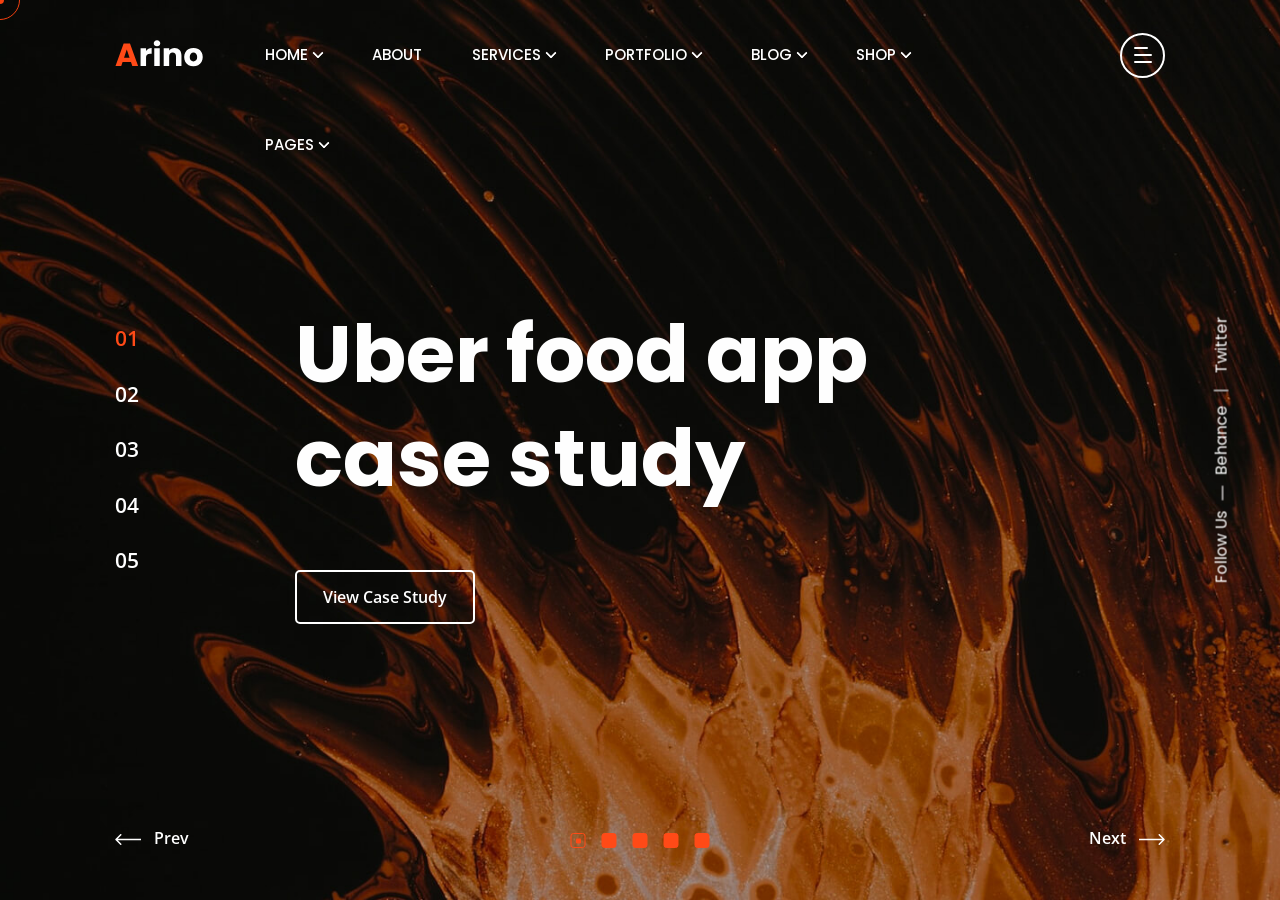
<file: case-study-showcase.html>
<!DOCTYPE html>
<html class="no-js" lang="en">

<head>
  <!-- Meta Tags -->
  <meta charset="utf-8">
  <meta http-equiv="x-ua-compatible" content="ie=edge">
  <meta name="viewport" content="width=device-width, initial-scale=1">
  <meta name="author" content="Laralink">
  <!-- Favicon Icon -->
  <link rel="icon" href="assets/img/favicon.png">
  <!-- Site Title -->
  <title>Arino - Creative Agency Template</title>
  <link rel="stylesheet" href="assets/css/plugins/bootstrap.min.css">
  <link rel="stylesheet" href="assets/css/plugins/fontawesome.min.css">
  <link rel="stylesheet" href="assets/css/plugins/slick.css">
  <link rel="stylesheet" href="assets/css/plugins/lightgallery.min.css">
  <link rel="stylesheet" href="assets/css/plugins/animate.css">
  <link rel="stylesheet" href="assets/css/plugins/swiper.min.css">
  <link rel="stylesheet" href="assets/css/style.css">
</head>

<body>
  <div class="cs-preloader cs-center">
    <div class="cs-preloader_in"></div>
  </div>
  <!-- Start Header Section -->
  <header class="cs-site_header cs-style1 text-uppercase cs-sticky_header cs-site_header_full_width">
    <div class="cs-main_header">
      <div class="container">
        <div class="cs-main_header_in">
          <div class="cs-main_header_left">
            <a class="cs-site_branding" href="index.html">
              <img src="assets/img/logo.svg" alt="Logo">
            </a>
          </div>
          <div class="cs-main_header_center">
            <div class="cs-nav cs-primary_font cs-medium">
              <ul class="cs-nav_list">
                <li class="menu-item-has-children cs-mega_menu">
                  <a href="index.html">Home</a>
                  <ul class="cs-mega_wrapper">
                    <li>
                      <ul>
                        <li>
                          <a href="index.html" class="cs-nav_list_img">
                            <img src="assets/img/demo/main-home.jpeg" alt="Thumb">
                          </a>
                          <a href="index.html">Main Home</a>
                        </li>
                        <li>
                          <a href="architecture-agency.html" class="cs-nav_list_img">
                            <img src="assets/img/demo/architecture-agency.jpeg" alt="Thumb">
                          </a>
                          <a href="architecture-agency.html">Architecture Agency</a>
                          <span class="cs-header_badge">New</span>
                        </li>
                      </ul>
                    </li>
                    <li>
                      <ul>
                        <li>
                          <a href="photography-agency.html" class="cs-nav_list_img">
                            <img src="assets/img/demo/photography-agency.jpeg" alt="Thumb">
                          </a>
                          <a href="photography-agency.html">Photography Agency</a>
                        </li>
                        <li>
                          <a href="creative-solution.html" class="cs-nav_list_img">
                            <img src="assets/img/demo/creative-solution.jpeg" alt="Thumb">
                          </a>
                          <a href="creative-solution.html">Creative Solution</a>
                          <span class="cs-header_badge">New</span>
                        </li>
                      </ul>
                    </li>
                    <li>
                      <ul>
                        <li>
                          <a href="creative-portfolio.html" class="cs-nav_list_img">
                            <img src="assets/img/demo/portfolio.jpeg" alt="Thumb">
                          </a>
                          <a href="creative-portfolio.html">Creative Portfolio</a>
                        </li>
                        <li>
                          <a href="personal-portfolio.html" class="cs-nav_list_img">
                            <img src="assets/img/demo/personal-portfolio.jpeg" alt="Thumb">
                            <span class="cs-header_badge">New</span>
                          </a>
                          <a href="personal-portfolio.html">Personal Portfolio</a>
                        </li>
                      </ul>
                    </li>
                    <li>
                      <ul>
                        <li>
                          <a href="digital-agency.html" class="cs-nav_list_img">
                            <img src="assets/img/demo/digital-agency.jpeg" alt="Thumb">
                          </a>
                          <a href="digital-agency.html">Digital Agency</a>
                        </li>
                        <li>
                          <a href="https://arino-html-rtl.vercel.app" target="_blank" class="cs-nav_list_img">
                            <img src="assets/img/demo/rtl.jpeg" alt="Thumb">
                          </a>
                          <a href="https://arino-html-rtl.vercel.app" target="_blank">RTL Demo</a>
                        </li>
                      </ul>
                    </li>
                    <li>
                      <ul>
                        <li>
                          <a href="marketing-agency.html" class="cs-nav_list_img">
                            <img src="assets/img/demo/marketing.jpeg" alt="Thumb">
                          </a>
                          <a href="marketing-agency.html">Marketing Agency</a>
                        </li>
                        <li>
                          <a href="showcase-portfolio.html" class="cs-nav_list_img">
                            <img src="assets/img/demo/portfolio-showcase.jpeg" alt="Thumb">
                          </a>
                          <a href="showcase-portfolio.html">Portfolio Showcase</a>
                        </li>
                        <li>
                          <a href="case-study-showcase.html" class="cs-nav_list_img">
                            <img src="assets/img/demo/case-study-showcase.jpeg" alt="Thumb">
                          </a>
                          <a href="case-study-showcase.html">Case Study Showcase</a>
                        </li>
                      </ul>
                    </li>
                    <li>
                      <ul>
                        <li>
                          <a href="freelancer-agency.html" class="cs-nav_list_img">
                            <img src="assets/img/demo/freelancer-agency.jpeg" alt="Thumb">
                          </a>
                          <a href="freelancer-agency.html">Freelancing Agency</a>
                        </li>
                        <li>
                          <a href="video-showcase.html" class="cs-nav_list_img">
                            <img src="assets/img/demo/video-showcase.jpeg" alt="Thumb">
                            <span class="cs-header_badge">New</span>
                          </a>
                          <a href="video-showcase.html">Video Showcase</a>
                        </li>
                      </ul>
                    </li>
                  </ul>
                </li>
                <li><a href="about.html">About</a></li>
                <li class="menu-item-has-children"><a href="service.html">Services</a>
                  <ul>
                    <li><a href="service.html">Services</a></li>
                    <li><a href="service-details.html">Service Details</a></li>
                  </ul>
                </li>
                <li class="menu-item-has-children"><a href="portfolio.html">Portfolio</a>
                  <ul>
                    <li><a href="portfolio.html">Portfolio</a></li>
                    <li><a href="portfolio-details.html">Portfolio Details</a></li>
                  </ul>
                </li>
                <li class="menu-item-has-children"><a href="blog.html">Blog</a>
                  <ul>
                    <li><a href="blog.html">Blog</a></li>
                    <li><a href="blog-details.html">Blog Details</a></li>
                  </ul>
                </li>
                <li class="menu-item-has-children">
                  <a href="shop.html">Shop</a>
                  <ul>
                    <li>
                      <a href="shop.html">Our Shop</a>
                    </li>
                    <li>
                      <a href="shop-product-details.html">Shop Details</a>
                    </li>
                    <li>
                      <a href="shop-cart.html">Cart</a>
                    </li>
                    <li>
                      <a href="shop-checkout.html">Checkout</a>
                    </li>
                    <li>
                      <a href="shop-order-recived.html">Success Order</a>
                    </li>
                    <li>
                      <a href="shop-wishlist.html">Wishlist</a>
                    </li>
                  </ul>
                </li>
                <li class="menu-item-has-children"><a href="#">Pages</a>
                  <ul>
                    <li><a href="contact.html">Contact</a></li>
                    <li><a href="team.html">Team</a></li>
                    <li><a href="team-details.html">Team Details</a></li>
                    <li><a href="case-study.html">Case Study Details</a></li>
                    <li><a href="faq.html">FAQ</a></li>
                  </ul>
                </li>
              </ul>
            </div>
          </div>
          <div class="cs-main_header_right">
            <div class="cs-toolbox">
              <span class="cs-icon_btn">
                <span class="cs-icon_btn_in">
                  <span></span>
                  <span></span>
                  <span></span>
                  <span></span>
                </span>
              </span>
            </div>
          </div>
        </div>
      </div>
    </div>
  </header>
  <div class="cs-side_header">
    <button class="cs-close"></button>
    <div class="cs-side_header_overlay"></div>
    <div class="cs-side_header_in">
      <div class="cs-side_header_shape"></div>
      <a class="cs-site_branding" href="index.html">
        <img src="assets/img/footer_logo.svg" alt="Logo">
      </a>
      <div class="cs-side_header_box">
        <h2 class="cs-side_header_heading">Do you have a project in your  <br> mind? Keep connect us.</h2>
      </div>
      <div class="cs-side_header_box">
        <h3 class="cs-side_header_title cs-primary_color">Contact Us</h3>
        <ul class="cs-contact_info cs-style1 cs-mp0">
          <li>
            <svg width="18" height="18" viewBox="0 0 18 18" fill="none" xmlns="http://www.w3.org/2000/svg">
              <path d="M17 12.5C15.75 12.5 14.55 12.3 13.43 11.93C13.08 11.82 12.69 11.9 12.41 12.17L10.21 14.37C7.38 12.93 5.06 10.62 3.62 7.79L5.82 5.58C6.1 5.31 6.18 4.92 6.07 4.57C5.7 3.45 5.5 2.25 5.5 1C5.5 0.45 5.05 0 4.5 0H1C0.45 0 0 0.45 0 1C0 10.39 7.61 18 17 18C17.55 18 18 17.55 18 17V13.5C18 12.95 17.55 12.5 17 12.5ZM9 0V10L12 7H18V0H9Z" fill="#FF4A17"/>
            </svg>
            <span>+44 454 7800 112</span>
          </li>
          <li>
            <svg width="20" height="18" viewBox="0 0 20 18" fill="none" xmlns="http://www.w3.org/2000/svg">
              <path d="M20 6.98V16C20 17.1 19.1 18 18 18H2C0.9 18 0 17.1 0 16V4C0 2.9 0.9 2 2 2H12.1C12.04 2.32 12 2.66 12 3C12 4.48 12.65 5.79 13.67 6.71L10 9L2 4V6L10 11L15.3 7.68C15.84 7.88 16.4 8 17 8C18.13 8 19.16 7.61 20 6.98ZM14 3C14 4.66 15.34 6 17 6C18.66 6 20 4.66 20 3C20 1.34 18.66 0 17 0C15.34 0 14 1.34 14 3Z" fill="#FF4A17"/>
            </svg>              
            <span>infotech@arino.com</span>
          </li>
          <li>
            <svg width="14" height="20" viewBox="0 0 14 20" fill="none" xmlns="http://www.w3.org/2000/svg">
              <path d="M7 0C3.13 0 0 3.13 0 7C0 12.25 7 20 7 20C7 20 14 12.25 14 7C14 3.13 10.87 0 7 0ZM7 9.5C5.62 9.5 4.5 8.38 4.5 7C4.5 5.62 5.62 4.5 7 4.5C8.38 4.5 9.5 5.62 9.5 7C9.5 8.38 8.38 9.5 7 9.5Z" fill="#FF4A17"/>
            </svg>              
            <span>50 Wall Street Suite, 44150 <br>Ohio, United States</span>
          </li>
        </ul>
      </div>
      <div class="cs-side_header_box">
        <h3 class="cs-side_header_title cs-primary_color">Subscribe</h3>
        <div class="cs-newsletter cs-style1">
          <form action="#" class="cs-newsletter_form">
            <input type="email" class="cs-newsletter_input" placeholder="example@gmail.com">
            <button class="cs-newsletter_btn"><span>Send</span></button>
          </form>
          <div class="cs-newsletter_text">At vero eos et accusamus et iusto odio as part dignissimos ducimus qui blandit.</div>
        </div>
      </div>
      <div class="cs-side_header_box">
        <div class="cs-social_btns cs-style1">
          <a href="#" class="cs-center">
            <svg width="15" height="15" viewBox="0 0 15 15" fill="none" xmlns="http://www.w3.org/2000/svg">
              <path d="M4.04799 13.7497H1.45647V5.4043H4.04799V13.7497ZM2.75084 4.2659C1.92215 4.2659 1.25 3.57952 1.25 2.75084C1.25 2.35279 1.40812 1.97105 1.68958 1.68958C1.97105 1.40812 2.35279 1.25 2.75084 1.25C3.14888 1.25 3.53063 1.40812 3.81209 1.68958C4.09355 1.97105 4.25167 2.35279 4.25167 2.75084C4.25167 3.57952 3.57924 4.2659 2.75084 4.2659ZM13.7472 13.7497H11.1613V9.68722C11.1613 8.71903 11.1417 7.4774 9.81389 7.4774C8.46652 7.4774 8.26004 8.5293 8.26004 9.61747V13.7497H5.67132V5.4043H8.15681V6.54269H8.19308C8.53906 5.887 9.38421 5.19503 10.6451 5.19503C13.2679 5.19503 13.75 6.92215 13.75 9.16546V13.7497H13.7472Z" fill="white"></path>
            </svg> 
          </a>
          <a href="#" class="cs-center">
            <svg width="13" height="11" viewBox="0 0 13 11" fill="none" xmlns="http://www.w3.org/2000/svg">
              <path d="M11.4651 2.95396C11.4731 3.065 11.4731 3.17606 11.4731 3.2871C11.4731 6.67383 8.89535 10.5761 4.18402 10.5761C2.73255 10.5761 1.38421 10.1557 0.25 9.42608C0.456226 9.44986 0.654494 9.4578 0.868655 9.4578C2.06629 9.4578 3.16879 9.0533 4.04918 8.36326C2.92291 8.33946 1.97906 7.60183 1.65386 6.5866C1.81251 6.61038 1.97112 6.62624 2.1377 6.62624C2.36771 6.62624 2.59774 6.59451 2.81188 6.53901C1.63802 6.30105 0.757595 5.26996 0.757595 4.02472V3.99301C1.09864 4.18336 1.49524 4.30233 1.91558 4.31818C1.22554 3.85814 0.773464 3.07294 0.773464 2.1846C0.773464 1.70872 0.900344 1.27249 1.12244 0.891774C2.38355 2.44635 4.27919 3.46156 6.40481 3.57262C6.36516 3.38226 6.34136 3.184 6.34136 2.9857C6.34136 1.57388 7.4835 0.423828 8.90323 0.423828C9.64086 0.423828 10.3071 0.733156 10.7751 1.23284C11.354 1.1218 11.9093 0.907643 12.401 0.614185C12.2106 1.20906 11.8061 1.70875 11.2748 2.02598C11.7903 1.97049 12.29 1.82769 12.75 1.62942C12.4011 2.13702 11.9648 2.5891 11.4651 2.95396V2.95396Z" fill="white"></path>
            </svg>                    
          </a>
          <a href="#" class="cs-center">
            <svg width="13" height="9" viewBox="0 0 13 9" fill="none" xmlns="http://www.w3.org/2000/svg">
              <path d="M12.4888 1.48066C12.345 0.939353 11.9215 0.513038 11.3837 0.368362C10.4089 0.105469 6.5 0.105469 6.5 0.105469C6.5 0.105469 2.59116 0.105469 1.61633 0.368362C1.07853 0.513061 0.65496 0.939353 0.5112 1.48066C0.25 2.4618 0.25 4.50887 0.25 4.50887C0.25 4.50887 0.25 6.55595 0.5112 7.53709C0.65496 8.0784 1.07853 8.48695 1.61633 8.63163C2.59116 8.89452 6.5 8.89452 6.5 8.89452C6.5 8.89452 10.4088 8.89452 11.3837 8.63163C11.9215 8.48695 12.345 8.0784 12.4888 7.53709C12.75 6.55595 12.75 4.50887 12.75 4.50887C12.75 4.50887 12.75 2.4618 12.4888 1.48066V1.48066ZM5.22158 6.36746V2.65029L8.48861 4.50892L5.22158 6.36746V6.36746Z" fill="white"></path>
            </svg>                    
          </a>
          <a href="#" class="cs-center">
            <svg width="13" height="13" viewBox="0 0 13 13" fill="none" xmlns="http://www.w3.org/2000/svg">
              <path d="M2.87612 8.149C2.87612 8.87165 2.28571 9.46205 1.56306 9.46205C0.840402 9.46205 0.25 8.87165 0.25 8.149C0.25 7.42634 0.840402 6.83594 1.56306 6.83594H2.87612V8.149ZM3.53795 8.149C3.53795 7.42634 4.12835 6.83594 4.851 6.83594C5.57366 6.83594 6.16406 7.42634 6.16406 8.149V11.4369C6.16406 12.1596 5.57366 12.75 4.851 12.75C4.12835 12.75 3.53795 12.1596 3.53795 11.4369V8.149ZM4.851 2.87612C4.12835 2.87612 3.53795 2.28571 3.53795 1.56306C3.53795 0.840402 4.12835 0.25 4.851 0.25C5.57366 0.25 6.16406 0.840402 6.16406 1.56306V2.87612H4.851V2.87612ZM4.851 3.53795C5.57366 3.53795 6.16406 4.12835 6.16406 4.851C6.16406 5.57366 5.57366 6.16406 4.851 6.16406H1.56306C0.840402 6.16406 0.25 5.57366 0.25 4.851C0.25 4.12835 0.840402 3.53795 1.56306 3.53795H4.851V3.53795ZM10.1239 4.851C10.1239 4.12835 10.7143 3.53795 11.4369 3.53795C12.1596 3.53795 12.75 4.12835 12.75 4.851C12.75 5.57366 12.1596 6.16406 11.4369 6.16406H10.1239V4.851V4.851ZM9.46205 4.851C9.46205 5.57366 8.87165 6.16406 8.149 6.16406C7.42634 6.16406 6.83594 5.57366 6.83594 4.851V1.56306C6.83594 0.840402 7.42634 0.25 8.149 0.25C8.87165 0.25 9.46205 0.840402 9.46205 1.56306V4.851V4.851ZM8.149 10.1239C8.87165 10.1239 9.46205 10.7143 9.46205 11.4369C9.46205 12.1596 8.87165 12.75 8.149 12.75C7.42634 12.75 6.83594 12.1596 6.83594 11.4369V10.1239H8.149ZM8.149 9.46205C7.42634 9.46205 6.83594 8.87165 6.83594 8.149C6.83594 7.42634 7.42634 6.83594 8.149 6.83594H11.4369C12.1596 6.83594 12.75 7.42634 12.75 8.149C12.75 8.87165 12.1596 9.46205 11.4369 9.46205H8.149Z" fill="white"></path>
            </svg>                    
          </a>
        </div>
      </div>
    </div>
  </div>
  <!-- End Header Section -->
  
  <!-- Start Hero -->
  <div class="cs-fullscreen_swiper_wrap">
    <div class="cs-hero_social_wrap cs-primary_font cs-primary_color">
      <div class="cs-hero_social_title">Follow Us</div>
      <ul class="cs-hero_social_links">
        <li><a href="#">Behance</a></li>
        <li><a href="#">Twitter</a></li>
      </ul>
    </div>
    <div class="swiper cs-fullscreen_swiper_slider">
      <div class="swiper-wrapper">
        <div class="swiper-slide">
          <div class="cs-hero cs-style5">
            <figure class="cs-swiper_parallax_bg" data-src="assets/img/slider_5.jpeg"><img src="assets/img/slider_5.jpeg" alt="Slider" class="cs-entity_img"></figure>
            <div class="cs-hero_text">
              <h2 class="cs-hero_title">Uber food app <br>case study</h2>
              <a href="case-study.html" class="cs-btn cs-style1 cs-type1"><span>View Case Study</span></a>
            </div>
          </div>
        </div>
        <div class="swiper-slide">
          <div class="cs-hero cs-style5">
            <figure class="cs-swiper_parallax_bg" data-src="assets/img/slider_6.jpeg"><img src="assets/img/slider_6.jpeg" alt="Slider" class="cs-entity_img"></figure>
            <div class="cs-hero_text">
              <h2 class="cs-hero_title">Uber food app <br>case study</h2>
              <a href="case-study.html" class="cs-btn cs-style1 cs-type1"><span>View Case Study</span></a>
            </div>
          </div>
        </div>
        <div class="swiper-slide">
          <div class="cs-hero cs-style5">
            <figure class="cs-swiper_parallax_bg" data-src="assets/img/slider_7.jpeg"><img src="assets/img/slider_7.jpeg" alt="Slider" class="cs-entity_img"></figure>
            <div class="cs-hero_text">
              <h2 class="cs-hero_title">Uber food app <br>case study</h2>
              <a href="case-study.html" class="cs-btn cs-style1 cs-type1"><span>View Case Study</span></a>
            </div>
          </div>
        </div>
        <div class="swiper-slide">
          <div class="cs-hero cs-style5">
            <figure class="cs-swiper_parallax_bg" data-src="assets/img/slider_8.jpeg"><img src="assets/img/slider_8.jpeg" alt="Slider" class="cs-entity_img"></figure>
            <div class="cs-hero_text">
              <h2 class="cs-hero_title">Uber food app <br>case study</h2>
              <a href="case-study.html" class="cs-btn cs-style1 cs-type1"><span>View Case Study</span></a>
            </div>
          </div>
        </div>
        <div class="swiper-slide">
          <div class="cs-hero cs-style5">
            <figure class="cs-swiper_parallax_bg" data-src="assets/img/slider_9.jpeg"><img src="assets/img/slider_9.jpeg" alt="Slider" class="cs-entity_img"></figure>
            <div class="cs-hero_text">
              <h2 class="cs-hero_title">Uber food app <br>case study</h2>
              <a href="case-study.html" class="cs-btn cs-style1 cs-type1"><span>View Case Study</span></a>
            </div>
          </div>
        </div>
      </div>
      <div class="cs-swiper_pagination cs-square_shape"></div>
      <div class="cs-swiper_pagination cs-slide_numbers"></div>
      <div class="cs-swiper_button_prev">
        <svg width="26" height="13" viewBox="0 0 26 13" fill="none" xmlns="http://www.w3.org/2000/svg">
          <path d="M0.469791 5.96967C0.176899 6.26256 0.176899 6.73744 0.469791 7.03033L5.24276 11.8033C5.53566 12.0962 6.01053 12.0962 6.30342 11.8033C6.59632 11.5104 6.59632 11.0355 6.30342 10.7426L2.06078 6.5L6.30342 2.25736C6.59632 1.96447 6.59632 1.48959 6.30342 1.1967C6.01053 0.903806 5.53566 0.903806 5.24276 1.1967L0.469791 5.96967ZM26.0001 5.75L1.00012 5.75V7.25L26.0001 7.25V5.75Z" fill="currentColor"/>
        </svg> 
        Prev
      </div>
      <div class="cs-swiper_button_next">
        Next
        <svg width="26" height="13" viewBox="0 0 26 13" fill="none" xmlns="http://www.w3.org/2000/svg">
          <path d="M25.5305 7.03033C25.8233 6.73744 25.8233 6.26256 25.5305 5.96967L20.7575 1.1967C20.4646 0.903806 19.9897 0.903806 19.6968 1.1967C19.4039 1.48959 19.4039 1.96447 19.6968 2.25736L23.9395 6.5L19.6968 10.7426C19.4039 11.0355 19.4039 11.5104 19.6968 11.8033C19.9897 12.0962 20.4646 12.0962 20.7575 11.8033L25.5305 7.03033ZM0.00012207 7.25H25.0001V5.75H0.00012207V7.25Z" fill="currentColor"/>
        </svg> 
      </div>
    </div>
  </div>
  <!-- End Hero -->

  <!-- Start Video Popup -->
  <div class="cs-video_popup">
    <div class="cs-video_popup_overlay"></div>
    <div class="cs-video_popup_content">
      <div class="cs-video_popup_layer"></div>
      <div class="cs-video_popup_container">
        <div class="cs-video_popup_align">
          <div class="embed-responsive embed-responsive-16by9">
            <iframe class="embed-responsive-item" src="about:blank"></iframe>
          </div>
        </div>
        <div class="cs-video_popup_close"></div>
      </div>
    </div>
  </div>
  <!-- End Video Popup -->

  <!-- Script -->
  <script src="assets/js/plugins/jquery-3.6.0.min.js"></script>
  <script src="assets/js/plugins/isotope.pkg.min.js"></script>
  <script src="assets/js/plugins/jquery.slick.min.js"></script>
  <script src="assets/js/plugins/jquery.counter.min.js"></script>
  <script src="assets/js/plugins/lightgallery.min.js"></script>
  <script src="assets/js/plugins/wow.min.js"></script>
  <script src="assets/js/plugins/gsap.min.js"></script>
  <script src="assets/js/plugins/swiper.min.js"></script>
  <script src="assets/js/main.js"></script>
</body>
</html>
</file>
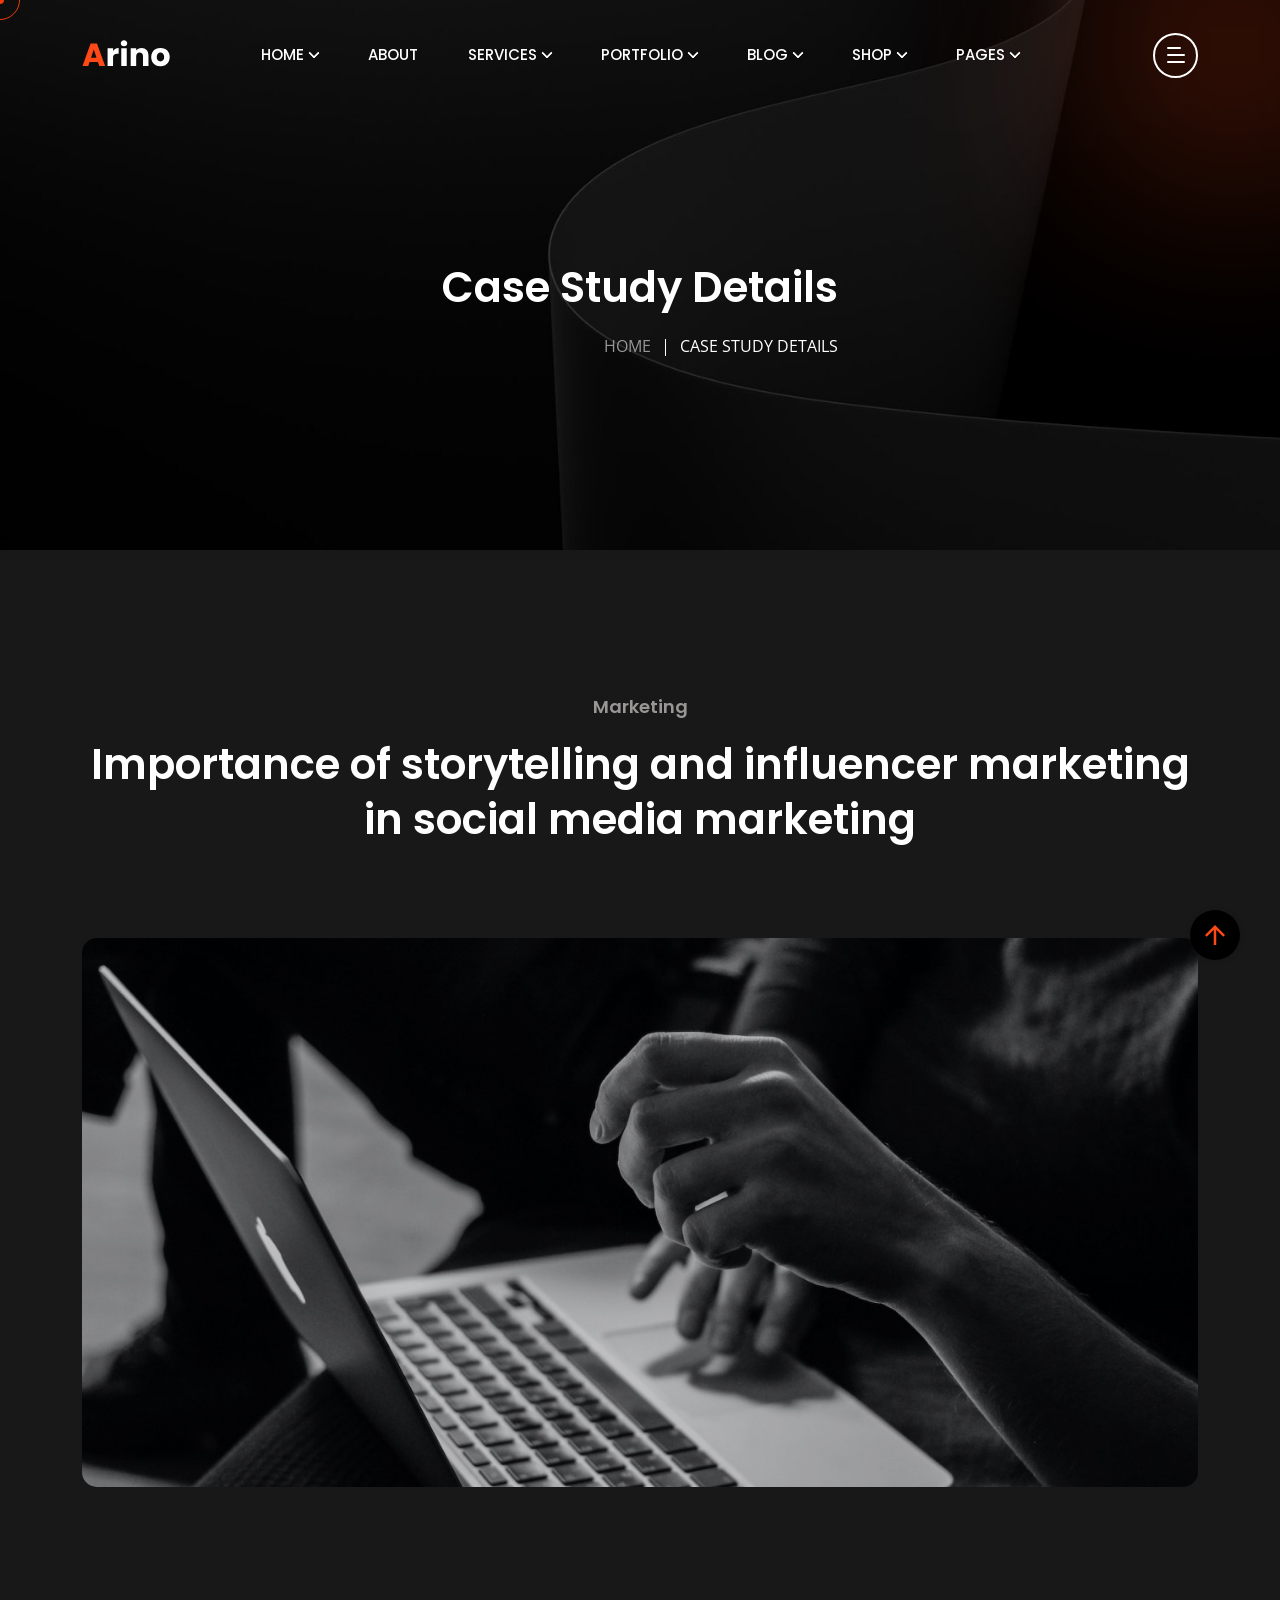
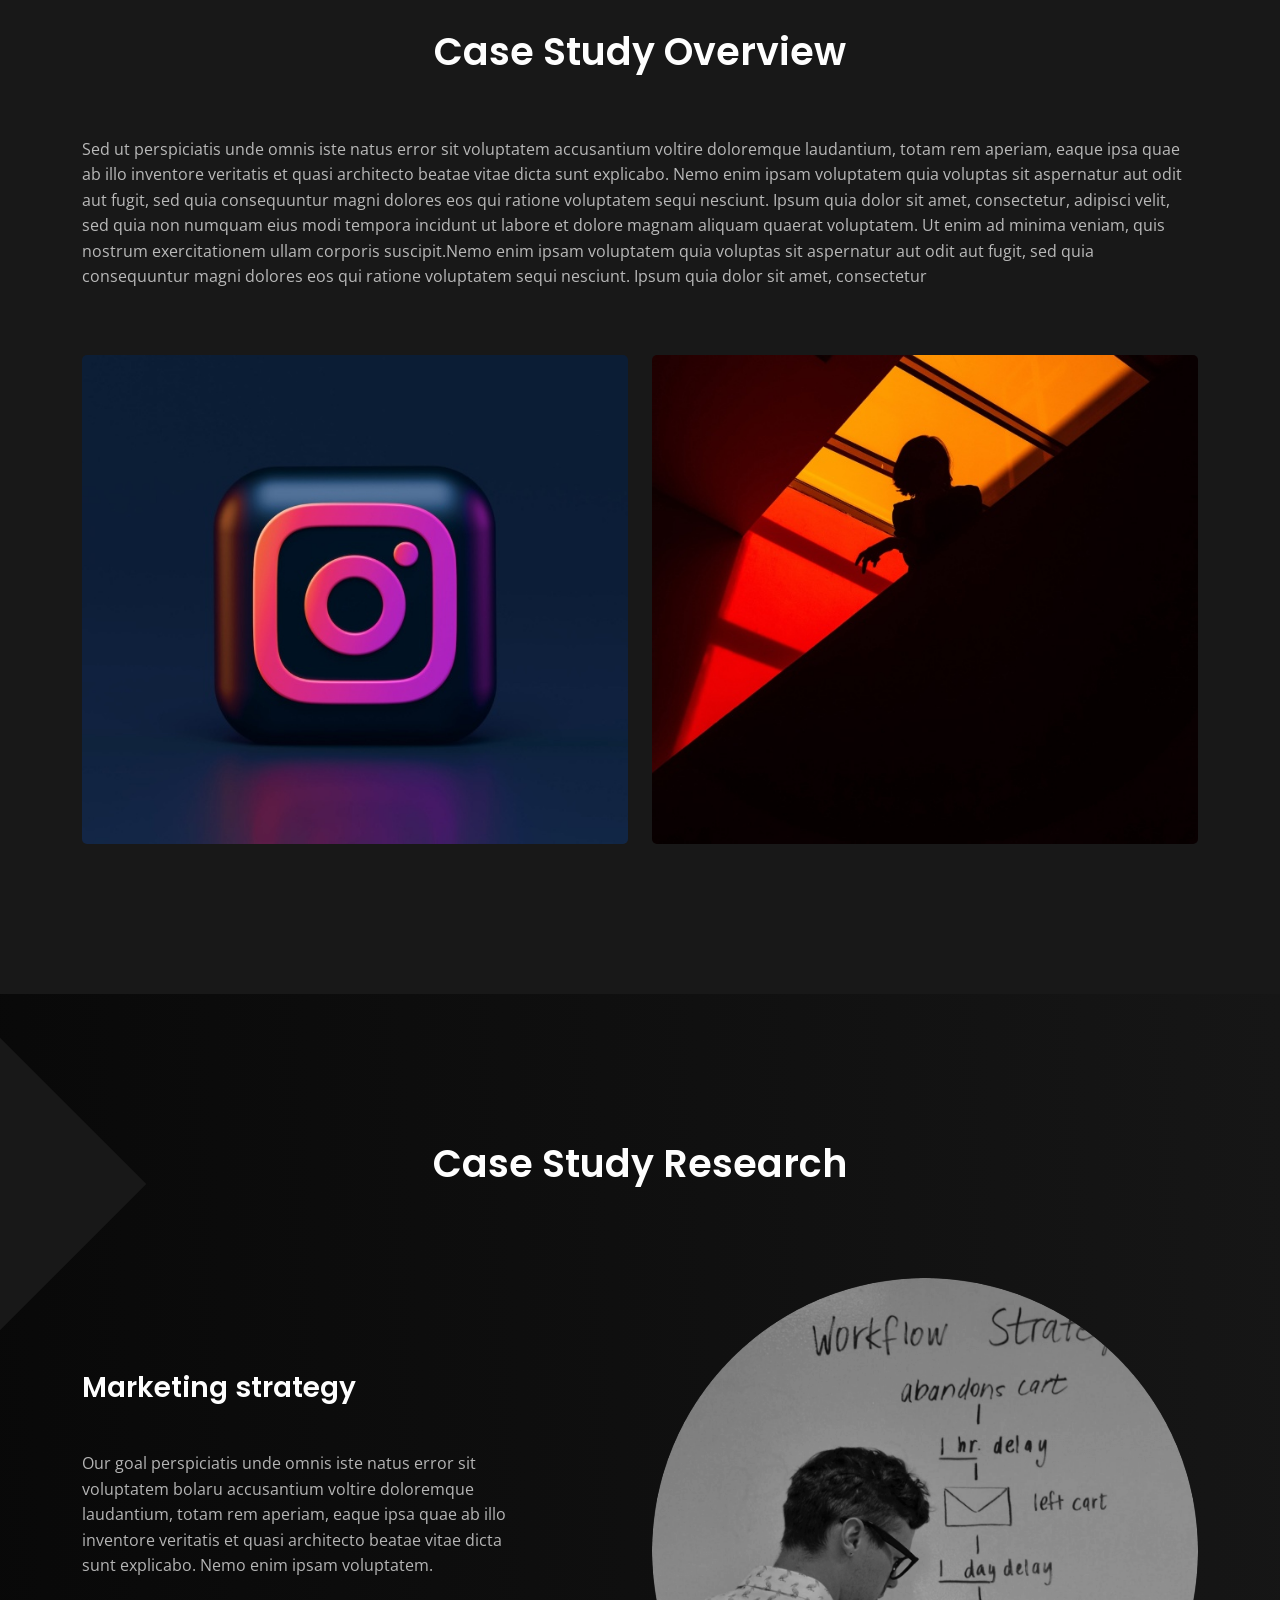
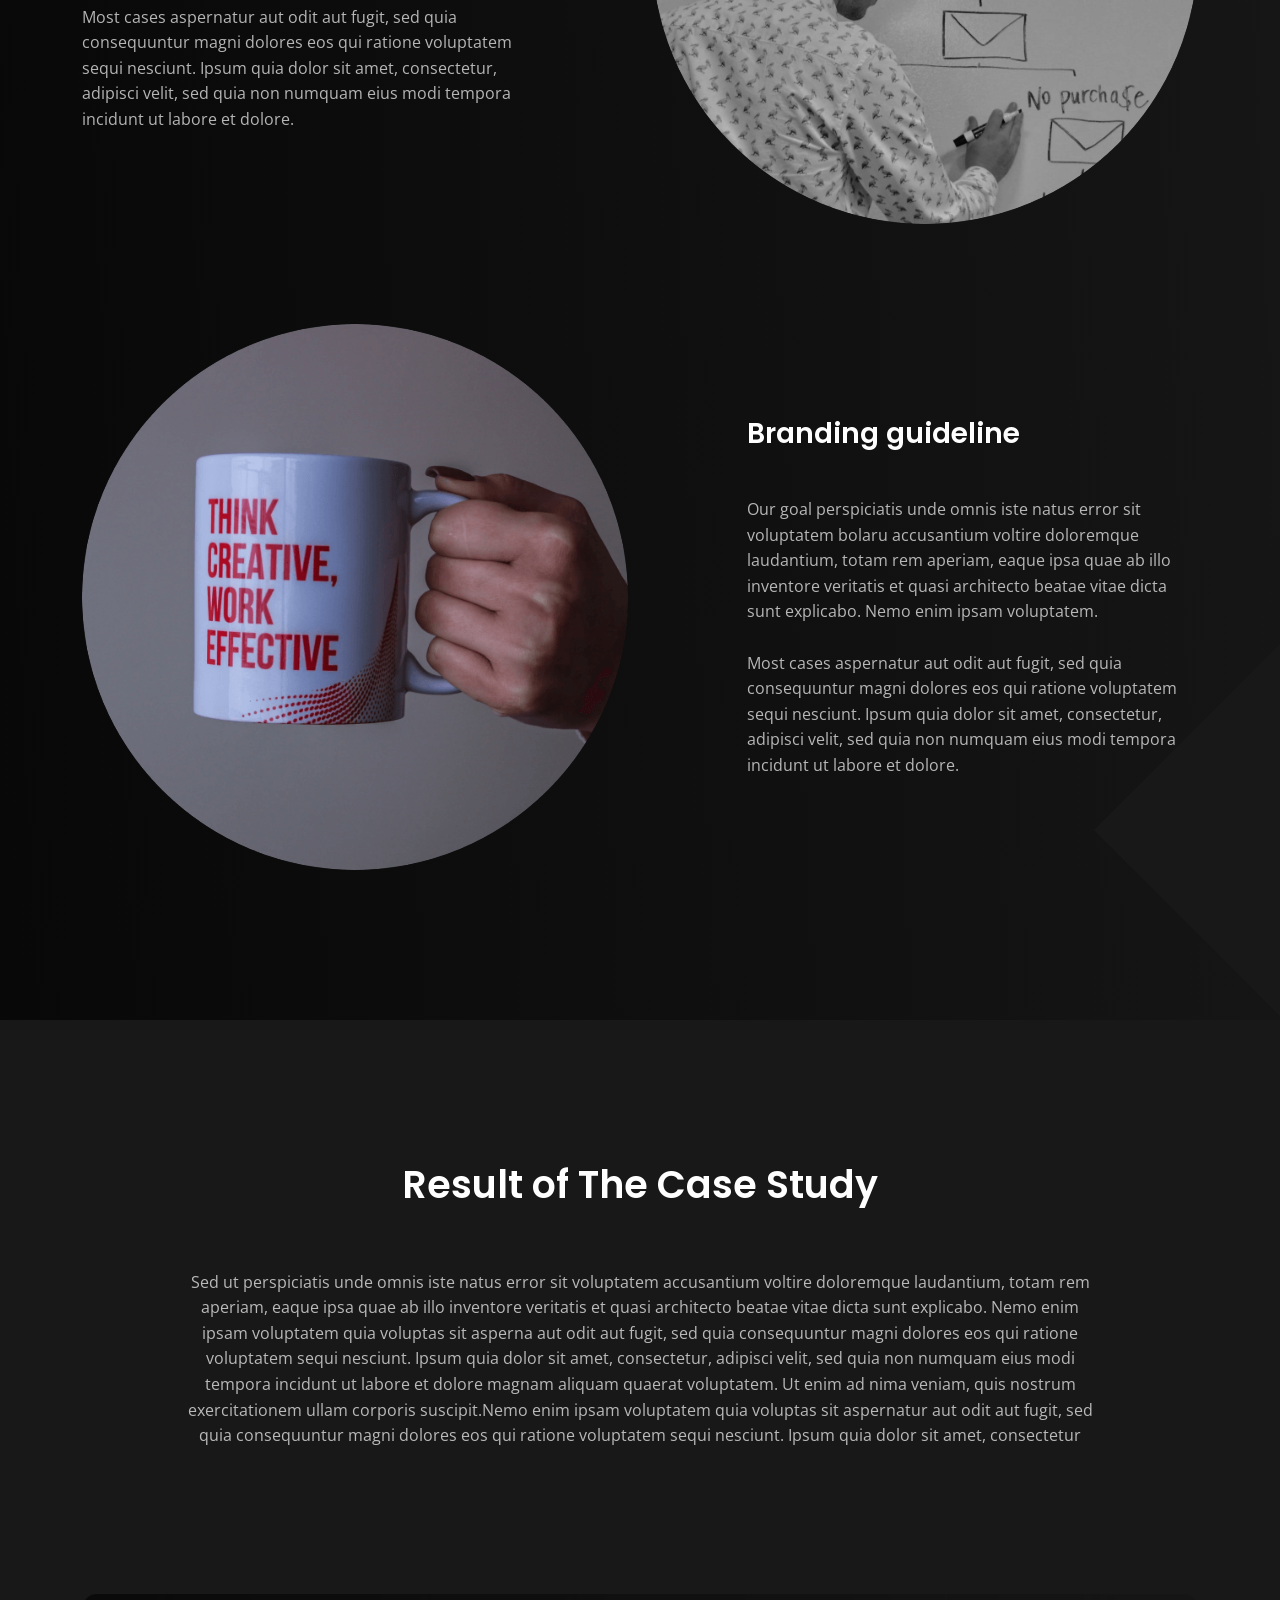
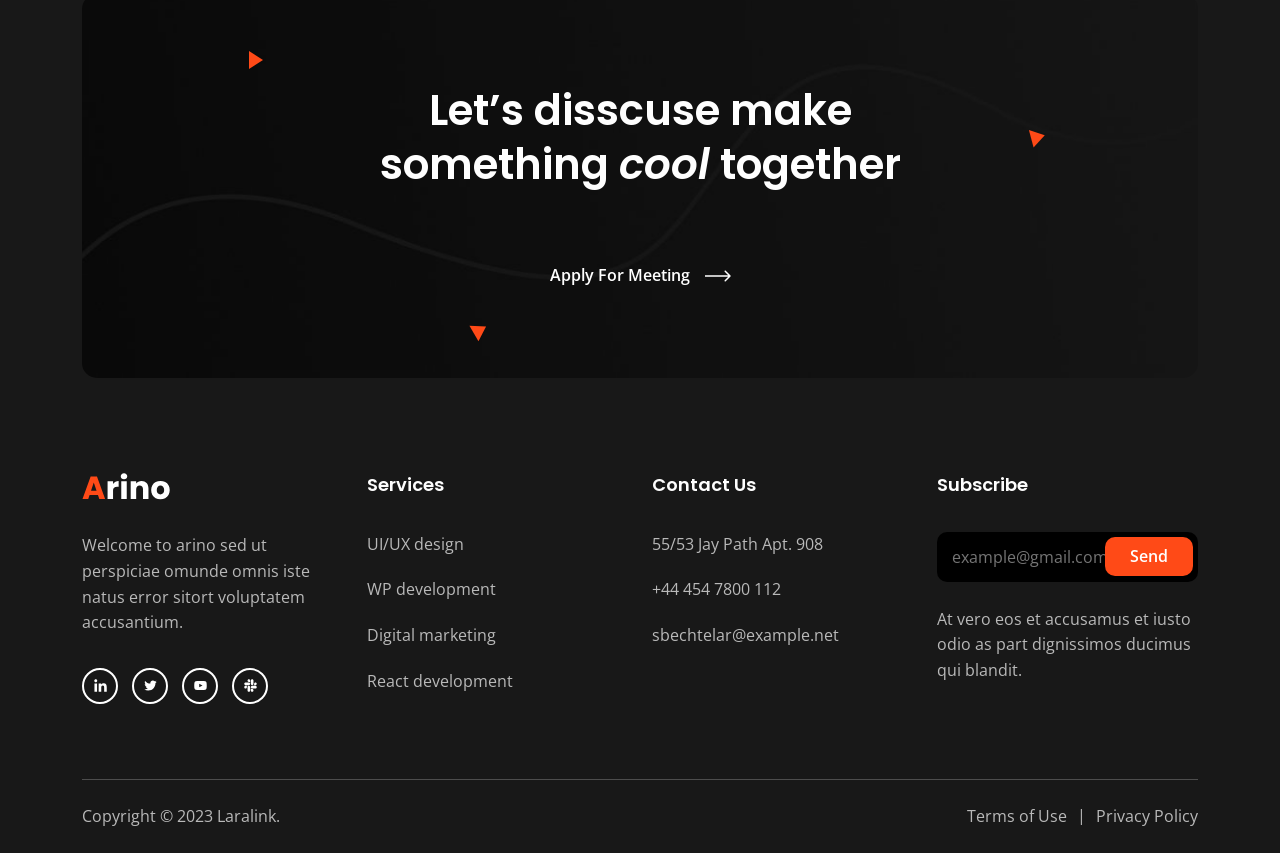
<file: case-study.html>
<!DOCTYPE html>
<html class="no-js" lang="en">

<head>
  <!-- Meta Tags -->
  <meta charset="utf-8">
  <meta http-equiv="x-ua-compatible" content="ie=edge">
  <meta name="viewport" content="width=device-width, initial-scale=1">
  <meta name="author" content="Laralink">
  <!-- Favicon Icon -->
  <link rel="icon" href="assets/img/favicon.png">
  <!-- Site Title -->
  <title>Arino - Creative Agency Template</title>
  <link rel="stylesheet" href="assets/css/plugins/bootstrap.min.css">
  <link rel="stylesheet" href="assets/css/plugins/fontawesome.min.css">
  <link rel="stylesheet" href="assets/css/plugins/slick.css">
  <link rel="stylesheet" href="assets/css/plugins/lightgallery.min.css">
  <link rel="stylesheet" href="assets/css/plugins/animate.css">
  <link rel="stylesheet" href="assets/css/style.css">
</head>

<body>
  <div class="cs-preloader cs-center">
    <div class="cs-preloader_in"></div>
  </div>
  <!-- Start Header Section -->
  <header class="cs-site_header cs-style1 text-uppercase cs-sticky_header">
    <div class="cs-main_header">
      <div class="container">
        <div class="cs-main_header_in">
          <div class="cs-main_header_left">
            <a class="cs-site_branding" href="index.html">
              <img src="assets/img/logo.svg" alt="Logo">
            </a>
          </div>
          <div class="cs-main_header_center">
            <div class="cs-nav cs-primary_font cs-medium">
              <ul class="cs-nav_list">
                <li class="menu-item-has-children cs-mega_menu">
                  <a href="index.html">Home</a>
                  <ul class="cs-mega_wrapper">
                    <li>
                      <ul>
                        <li>
                          <a href="index.html" class="cs-nav_list_img">
                            <img src="assets/img/demo/main-home.jpeg" alt="Thumb">
                          </a>
                          <a href="index.html">Main Home</a>
                        </li>
                        <li>
                          <a href="architecture-agency.html" class="cs-nav_list_img">
                            <img src="assets/img/demo/architecture-agency.jpeg" alt="Thumb">
                          </a>
                          <a href="architecture-agency.html">Architecture Agency</a>
                          <span class="cs-header_badge">New</span>
                        </li>
                      </ul>
                    </li>
                    <li>
                      <ul>
                        <li>
                          <a href="photography-agency.html" class="cs-nav_list_img">
                            <img src="assets/img/demo/photography-agency.jpeg" alt="Thumb">
                          </a>
                          <a href="photography-agency.html">Photography Agency</a>
                        </li>
                        <li>
                          <a href="creative-solution.html" class="cs-nav_list_img">
                            <img src="assets/img/demo/creative-solution.jpeg" alt="Thumb">
                          </a>
                          <a href="creative-solution.html">Creative Solution</a>
                          <span class="cs-header_badge">New</span>
                        </li>
                      </ul>
                    </li>
                    <li>
                      <ul>
                        <li>
                          <a href="creative-portfolio.html" class="cs-nav_list_img">
                            <img src="assets/img/demo/portfolio.jpeg" alt="Thumb">
                          </a>
                          <a href="creative-portfolio.html">Creative Portfolio</a>
                        </li>
                        <li>
                          <a href="personal-portfolio.html" class="cs-nav_list_img">
                            <img src="assets/img/demo/personal-portfolio.jpeg" alt="Thumb">
                            <span class="cs-header_badge">New</span>
                          </a>
                          <a href="personal-portfolio.html">Personal Portfolio</a>
                        </li>
                      </ul>
                    </li>
                    <li>
                      <ul>
                        <li>
                          <a href="digital-agency.html" class="cs-nav_list_img">
                            <img src="assets/img/demo/digital-agency.jpeg" alt="Thumb">
                          </a>
                          <a href="digital-agency.html">Digital Agency</a>
                        </li>
                        <li>
                          <a href="https://arino-html-rtl.vercel.app" target="_blank" class="cs-nav_list_img">
                            <img src="assets/img/demo/rtl.jpeg" alt="Thumb">
                          </a>
                          <a href="https://arino-html-rtl.vercel.app" target="_blank">RTL Demo</a>
                        </li>
                      </ul>
                    </li>
                    <li>
                      <ul>
                        <li>
                          <a href="marketing-agency.html" class="cs-nav_list_img">
                            <img src="assets/img/demo/marketing.jpeg" alt="Thumb">
                          </a>
                          <a href="marketing-agency.html">Marketing Agency</a>
                        </li>
                        <li>
                          <a href="showcase-portfolio.html" class="cs-nav_list_img">
                            <img src="assets/img/demo/portfolio-showcase.jpeg" alt="Thumb">
                          </a>
                          <a href="showcase-portfolio.html">Portfolio Showcase</a>
                        </li>
                        <li>
                          <a href="case-study-showcase.html" class="cs-nav_list_img">
                            <img src="assets/img/demo/case-study-showcase.jpeg" alt="Thumb">
                          </a>
                          <a href="case-study-showcase.html">Case Study Showcase</a>
                        </li>
                      </ul>
                    </li>
                    <li>
                      <ul>
                        <li>
                          <a href="freelancer-agency.html" class="cs-nav_list_img">
                            <img src="assets/img/demo/freelancer-agency.jpeg" alt="Thumb">
                          </a>
                          <a href="freelancer-agency.html">Freelancing Agency</a>
                        </li>
                        <li>
                          <a href="video-showcase.html" class="cs-nav_list_img">
                            <img src="assets/img/demo/video-showcase.jpeg" alt="Thumb">
                            <span class="cs-header_badge">New</span>
                          </a>
                          <a href="video-showcase.html">Video Showcase</a>
                        </li>
                      </ul>
                    </li>
                  </ul>
                </li>
                <li><a href="about.html">About</a></li>
                <li class="menu-item-has-children"><a href="service.html">Services</a>
                  <ul>
                    <li><a href="service.html">Services</a></li>
                    <li><a href="service-details.html">Service Details</a></li>
                  </ul>
                </li>
                <li class="menu-item-has-children"><a href="portfolio.html">Portfolio</a>
                  <ul>
                    <li><a href="portfolio.html">Portfolio</a></li>
                    <li><a href="portfolio-details.html">Portfolio Details</a></li>
                  </ul>
                </li>
                <li class="menu-item-has-children"><a href="blog.html">Blog</a>
                  <ul>
                    <li><a href="blog.html">Blog</a></li>
                    <li><a href="blog-details.html">Blog Details</a></li>
                  </ul>
                </li>
                <li class="menu-item-has-children">
                  <a href="shop.html">Shop</a>
                  <ul>
                    <li>
                      <a href="shop.html">Our Shop</a>
                    </li>
                    <li>
                      <a href="shop-product-details.html">Shop Details</a>
                    </li>
                    <li>
                      <a href="shop-cart.html">Cart</a>
                    </li>
                    <li>
                      <a href="shop-checkout.html">Checkout</a>
                    </li>
                    <li>
                      <a href="shop-order-recived.html">Success Order</a>
                    </li>
                    <li>
                      <a href="shop-wishlist.html">Wishlist</a>
                    </li>
                  </ul>
                </li>
                <li class="menu-item-has-children"><a href="#">Pages</a>
                  <ul>
                    <li><a href="contact.html">Contact</a></li>
                    <li><a href="team.html">Team</a></li>
                    <li><a href="team-details.html">Team Details</a></li>
                    <li><a href="case-study.html">Case Study Details</a></li>
                    <li><a href="faq.html">FAQ</a></li>
                  </ul>
                </li>
              </ul>
            </div>
          </div>
          <div class="cs-main_header_right">
            <div class="cs-toolbox">
              <span class="cs-icon_btn">
                <span class="cs-icon_btn_in">
                  <span></span>
                  <span></span>
                  <span></span>
                  <span></span>
                </span>
              </span>
            </div>
          </div>
        </div>
      </div>
    </div>
  </header>
  <div class="cs-side_header">
    <button class="cs-close"></button>
    <div class="cs-side_header_overlay"></div>
    <div class="cs-side_header_in">
      <div class="cs-side_header_shape"></div>
      <a class="cs-site_branding" href="index.html">
        <img src="assets/img/footer_logo.svg" alt="Logo">
      </a>
      <div class="cs-side_header_box">
        <h2 class="cs-side_header_heading">Do you have a project in your  <br> mind? Keep connect us.</h2>
      </div>
      <div class="cs-side_header_box">
        <h3 class="cs-side_header_title cs-primary_color">Contact Us</h3>
        <ul class="cs-contact_info cs-style1 cs-mp0">
          <li>
            <svg width="18" height="18" viewBox="0 0 18 18" fill="none" xmlns="http://www.w3.org/2000/svg">
              <path d="M17 12.5C15.75 12.5 14.55 12.3 13.43 11.93C13.08 11.82 12.69 11.9 12.41 12.17L10.21 14.37C7.38 12.93 5.06 10.62 3.62 7.79L5.82 5.58C6.1 5.31 6.18 4.92 6.07 4.57C5.7 3.45 5.5 2.25 5.5 1C5.5 0.45 5.05 0 4.5 0H1C0.45 0 0 0.45 0 1C0 10.39 7.61 18 17 18C17.55 18 18 17.55 18 17V13.5C18 12.95 17.55 12.5 17 12.5ZM9 0V10L12 7H18V0H9Z" fill="#FF4A17"/>
            </svg>
            <span>+44 454 7800 112</span>
          </li>
          <li>
            <svg width="20" height="18" viewBox="0 0 20 18" fill="none" xmlns="http://www.w3.org/2000/svg">
              <path d="M20 6.98V16C20 17.1 19.1 18 18 18H2C0.9 18 0 17.1 0 16V4C0 2.9 0.9 2 2 2H12.1C12.04 2.32 12 2.66 12 3C12 4.48 12.65 5.79 13.67 6.71L10 9L2 4V6L10 11L15.3 7.68C15.84 7.88 16.4 8 17 8C18.13 8 19.16 7.61 20 6.98ZM14 3C14 4.66 15.34 6 17 6C18.66 6 20 4.66 20 3C20 1.34 18.66 0 17 0C15.34 0 14 1.34 14 3Z" fill="#FF4A17"/>
            </svg>              
            <span>infotech@arino.com</span>
          </li>
          <li>
            <svg width="14" height="20" viewBox="0 0 14 20" fill="none" xmlns="http://www.w3.org/2000/svg">
              <path d="M7 0C3.13 0 0 3.13 0 7C0 12.25 7 20 7 20C7 20 14 12.25 14 7C14 3.13 10.87 0 7 0ZM7 9.5C5.62 9.5 4.5 8.38 4.5 7C4.5 5.62 5.62 4.5 7 4.5C8.38 4.5 9.5 5.62 9.5 7C9.5 8.38 8.38 9.5 7 9.5Z" fill="#FF4A17"/>
            </svg>              
            <span>50 Wall Street Suite, 44150 <br>Ohio, United States</span>
          </li>
        </ul>
      </div>
      <div class="cs-side_header_box">
        <h3 class="cs-side_header_title cs-primary_color">Subscribe</h3>
        <div class="cs-newsletter cs-style1">
          <form action="#" class="cs-newsletter_form">
            <input type="email" class="cs-newsletter_input" placeholder="example@gmail.com">
            <button class="cs-newsletter_btn"><span>Send</span></button>
          </form>
          <div class="cs-newsletter_text">At vero eos et accusamus et iusto odio as part dignissimos ducimus qui blandit.</div>
        </div>
      </div>
      <div class="cs-side_header_box">
        <div class="cs-social_btns cs-style1">
          <a href="#" class="cs-center">
            <svg width="15" height="15" viewBox="0 0 15 15" fill="none" xmlns="http://www.w3.org/2000/svg">
              <path d="M4.04799 13.7497H1.45647V5.4043H4.04799V13.7497ZM2.75084 4.2659C1.92215 4.2659 1.25 3.57952 1.25 2.75084C1.25 2.35279 1.40812 1.97105 1.68958 1.68958C1.97105 1.40812 2.35279 1.25 2.75084 1.25C3.14888 1.25 3.53063 1.40812 3.81209 1.68958C4.09355 1.97105 4.25167 2.35279 4.25167 2.75084C4.25167 3.57952 3.57924 4.2659 2.75084 4.2659ZM13.7472 13.7497H11.1613V9.68722C11.1613 8.71903 11.1417 7.4774 9.81389 7.4774C8.46652 7.4774 8.26004 8.5293 8.26004 9.61747V13.7497H5.67132V5.4043H8.15681V6.54269H8.19308C8.53906 5.887 9.38421 5.19503 10.6451 5.19503C13.2679 5.19503 13.75 6.92215 13.75 9.16546V13.7497H13.7472Z" fill="white"></path>
            </svg> 
          </a>
          <a href="#" class="cs-center">
            <svg width="13" height="11" viewBox="0 0 13 11" fill="none" xmlns="http://www.w3.org/2000/svg">
              <path d="M11.4651 2.95396C11.4731 3.065 11.4731 3.17606 11.4731 3.2871C11.4731 6.67383 8.89535 10.5761 4.18402 10.5761C2.73255 10.5761 1.38421 10.1557 0.25 9.42608C0.456226 9.44986 0.654494 9.4578 0.868655 9.4578C2.06629 9.4578 3.16879 9.0533 4.04918 8.36326C2.92291 8.33946 1.97906 7.60183 1.65386 6.5866C1.81251 6.61038 1.97112 6.62624 2.1377 6.62624C2.36771 6.62624 2.59774 6.59451 2.81188 6.53901C1.63802 6.30105 0.757595 5.26996 0.757595 4.02472V3.99301C1.09864 4.18336 1.49524 4.30233 1.91558 4.31818C1.22554 3.85814 0.773464 3.07294 0.773464 2.1846C0.773464 1.70872 0.900344 1.27249 1.12244 0.891774C2.38355 2.44635 4.27919 3.46156 6.40481 3.57262C6.36516 3.38226 6.34136 3.184 6.34136 2.9857C6.34136 1.57388 7.4835 0.423828 8.90323 0.423828C9.64086 0.423828 10.3071 0.733156 10.7751 1.23284C11.354 1.1218 11.9093 0.907643 12.401 0.614185C12.2106 1.20906 11.8061 1.70875 11.2748 2.02598C11.7903 1.97049 12.29 1.82769 12.75 1.62942C12.4011 2.13702 11.9648 2.5891 11.4651 2.95396V2.95396Z" fill="white"></path>
            </svg>                    
          </a>
          <a href="#" class="cs-center">
            <svg width="13" height="9" viewBox="0 0 13 9" fill="none" xmlns="http://www.w3.org/2000/svg">
              <path d="M12.4888 1.48066C12.345 0.939353 11.9215 0.513038 11.3837 0.368362C10.4089 0.105469 6.5 0.105469 6.5 0.105469C6.5 0.105469 2.59116 0.105469 1.61633 0.368362C1.07853 0.513061 0.65496 0.939353 0.5112 1.48066C0.25 2.4618 0.25 4.50887 0.25 4.50887C0.25 4.50887 0.25 6.55595 0.5112 7.53709C0.65496 8.0784 1.07853 8.48695 1.61633 8.63163C2.59116 8.89452 6.5 8.89452 6.5 8.89452C6.5 8.89452 10.4088 8.89452 11.3837 8.63163C11.9215 8.48695 12.345 8.0784 12.4888 7.53709C12.75 6.55595 12.75 4.50887 12.75 4.50887C12.75 4.50887 12.75 2.4618 12.4888 1.48066V1.48066ZM5.22158 6.36746V2.65029L8.48861 4.50892L5.22158 6.36746V6.36746Z" fill="white"></path>
            </svg>                    
          </a>
          <a href="#" class="cs-center">
            <svg width="13" height="13" viewBox="0 0 13 13" fill="none" xmlns="http://www.w3.org/2000/svg">
              <path d="M2.87612 8.149C2.87612 8.87165 2.28571 9.46205 1.56306 9.46205C0.840402 9.46205 0.25 8.87165 0.25 8.149C0.25 7.42634 0.840402 6.83594 1.56306 6.83594H2.87612V8.149ZM3.53795 8.149C3.53795 7.42634 4.12835 6.83594 4.851 6.83594C5.57366 6.83594 6.16406 7.42634 6.16406 8.149V11.4369C6.16406 12.1596 5.57366 12.75 4.851 12.75C4.12835 12.75 3.53795 12.1596 3.53795 11.4369V8.149ZM4.851 2.87612C4.12835 2.87612 3.53795 2.28571 3.53795 1.56306C3.53795 0.840402 4.12835 0.25 4.851 0.25C5.57366 0.25 6.16406 0.840402 6.16406 1.56306V2.87612H4.851V2.87612ZM4.851 3.53795C5.57366 3.53795 6.16406 4.12835 6.16406 4.851C6.16406 5.57366 5.57366 6.16406 4.851 6.16406H1.56306C0.840402 6.16406 0.25 5.57366 0.25 4.851C0.25 4.12835 0.840402 3.53795 1.56306 3.53795H4.851V3.53795ZM10.1239 4.851C10.1239 4.12835 10.7143 3.53795 11.4369 3.53795C12.1596 3.53795 12.75 4.12835 12.75 4.851C12.75 5.57366 12.1596 6.16406 11.4369 6.16406H10.1239V4.851V4.851ZM9.46205 4.851C9.46205 5.57366 8.87165 6.16406 8.149 6.16406C7.42634 6.16406 6.83594 5.57366 6.83594 4.851V1.56306C6.83594 0.840402 7.42634 0.25 8.149 0.25C8.87165 0.25 9.46205 0.840402 9.46205 1.56306V4.851V4.851ZM8.149 10.1239C8.87165 10.1239 9.46205 10.7143 9.46205 11.4369C9.46205 12.1596 8.87165 12.75 8.149 12.75C7.42634 12.75 6.83594 12.1596 6.83594 11.4369V10.1239H8.149ZM8.149 9.46205C7.42634 9.46205 6.83594 8.87165 6.83594 8.149C6.83594 7.42634 7.42634 6.83594 8.149 6.83594H11.4369C12.1596 6.83594 12.75 7.42634 12.75 8.149C12.75 8.87165 12.1596 9.46205 11.4369 9.46205H8.149Z" fill="white"></path>
            </svg>                    
          </a>
        </div>
      </div>
    </div>
  </div>
  <!-- End Header Section -->
  
  <!-- Start Hero -->
  <div class="cs-page_heading cs-style1 cs-center text-center cs-bg" data-src="assets/img/case_study_details_bg.jpeg">
    <div class="container">
      <div class="cs-page_heading_in">
        <h1 class="cs-page_title cs-font_50 cs-white_color">Case Study Details</h1>
        <ol class="breadcrumb text-uppercase">
          <li class="breadcrumb-item"><a href="index.html">Home</a></li>
          <li class="breadcrumb-item active">Case Study Details</li>
        </ol>
      </div>
    </div>
  </div>
  <!-- End Hero -->
  <div class="cs-height_145 cs-height_lg_80"></div>
  <div class="container">
    <div class="cs-section_heading cs-style1 text-center">
      <h3 class="cs-section_subtitle">Marketing</h3>
      <h2 class="cs-section_title wow fadeInUp" data-wow-duration="0.8s" data-wow-delay="0.2s">Importance of storytelling and influencer  marketing in social media marketing</h2>
    </div>
    <div class="cs-height_90 cs-height_lg_45"></div>
    <img src="assets/img/case_study_img_1.jpeg" alt="Case Study" class="w-100 cs-radius_15">
    <div class="cs-height_140 cs-height_lg_80"></div>
    <h2 class="cs-font_38 text-center cs-m0 wow fadeInUp" data-wow-duration="0.8s" data-wow-delay="0.2s">Case Study Overview</h2>
    <div class="cs-height_60 cs-height_lg_45"></div>
    <p class="cs-m0">Sed ut perspiciatis unde omnis iste natus error sit voluptatem accusantium voltire doloremque laudantium, totam rem aperiam, eaque ipsa quae ab illo inventore veritatis et quasi architecto beatae vitae dicta sunt explicabo. Nemo enim ipsam voluptatem quia voluptas sit aspernatur aut odit aut fugit, sed quia consequuntur magni dolores eos qui ratione voluptatem sequi nesciunt. Ipsum quia dolor sit amet, consectetur, adipisci velit, sed quia non numquam eius modi tempora incidunt ut labore et dolore magnam aliquam quaerat voluptatem. Ut enim ad minima veniam, quis nostrum exercitationem ullam corporis suscipit.Nemo enim ipsam voluptatem quia voluptas sit aspernatur aut odit aut fugit, sed quia consequuntur magni dolores eos qui ratione voluptatem sequi nesciunt. Ipsum quia dolor sit amet, consectetur</p>
    <div class="cs-height_65 cs-height_lg_45"></div>
    <div class="row">
      <div class="col-sm-6">
        <img src="assets/img/case_study_img_2.jpeg" alt="Case Study" class="w-100 cs-radius_5">
        <div class="cs-height_25 cs-height_lg_25"></div>
      </div>
      <div class="col-sm-6">
        <img src="assets/img/case_study_img_3.jpeg" alt="Case Study" class="w-100 cs-radius_5">
        <div class="cs-height_25 cs-height_lg_25"></div>
      </div>
    </div>
    <div class="cs-height_125 cs-height_lg_55"></div>
  </div>
  <section class="cs-gradient_bg_1 cs-shape_wrap_6">
    <div class="cs-shape_2"><div></div></div>
    <div class="cs-shape_2"><div></div></div>
    <div class="container">
      <div class="cs-height_145 cs-height_lg_80"></div>
      <h2 class="cs-font_38 text-center cs-m0 wow fadeInUp" data-wow-duration="0.8s" data-wow-delay="0.2s">Case Study Research</h2>
      <div class="cs-height_90 cs-height_lg_45"></div>
      <div class="row align-items-center cs-column_reverse_lg">
        <div class="col-lg-5">
          <h3 class="cs-font_30 cs-m0">Marketing strategy</h3>
          <div class="cs-height_45 cs-height_lg_30"></div>
          <p class="cs-m0">Our goal perspiciatis unde omnis iste natus error sit voluptatem bolaru accusantium voltire doloremque laudantium, totam rem aperiam, eaque ipsa quae ab illo inventore veritatis et quasi architecto beatae vitae dicta sunt explicabo. Nemo enim ipsam voluptatem. <br><br>Most cases aspernatur aut odit aut fugit, sed quia consequuntur magni dolores eos qui ratione voluptatem sequi nesciunt. Ipsum quia dolor sit amet, consectetur, adipisci velit, sed quia non numquam eius modi tempora incidunt ut labore et dolore.</p>
        </div>
        <div class="col-lg-6 offset-lg-1 text-center">
          <div class="cs-portfolio_img_in cs-shine_hover_1 rounded-circle">
            <img src="assets/img/case_study_img_4.png" alt="Case study" class="w-100">
          </div>
          <div class="cs-height_0 cs-height_lg_40"></div>
        </div>
      </div>
      <div class="cs-height_100 cs-height_lg_80"></div>
      <div class="row align-items-center">
        <div class="col-lg-6 text-center">
          <div class="cs-portfolio_img_in cs-shine_hover_1 rounded-circle">
            <img src="assets/img/case_study_img_5.png" alt="Case study" class="w-100">
          </div>
          <div class="cs-height_0 cs-height_lg_40"></div>
        </div>
        <div class="col-lg-5 offset-lg-1">
          <h3 class="cs-font_30 cs-m0">Branding guideline</h3>
          <div class="cs-height_45 cs-height_lg_30"></div>
          <p class="cs-m0">Our goal perspiciatis unde omnis iste natus error sit voluptatem bolaru accusantium voltire doloremque laudantium, totam rem aperiam, eaque ipsa quae ab illo inventore veritatis et quasi architecto beatae vitae dicta sunt explicabo. Nemo enim ipsam voluptatem. <br><br>Most cases aspernatur aut odit aut fugit, sed quia consequuntur magni dolores eos qui ratione voluptatem sequi nesciunt. Ipsum quia dolor sit amet, consectetur, adipisci velit, sed quia non numquam eius modi tempora incidunt ut labore et dolore.</p>
        </div>
      </div>
      <div class="cs-height_150 cs-height_lg_80"></div>
    </div>
  </section>
  <div class="cs-height_140 cs-height_lg_80"></div>
  <div class="container text-center">
    <div class="row col-lg-10 offset-lg-1">
      <h2 class="cs-font_38 cs-m0 wow fadeInUp" data-wow-duration="0.8s" data-wow-delay="0.2s">Result of The Case Study</h2>
      <div class="cs-height_60 cs-height_lg_45"></div>
      <p class="cs-m0">Sed ut perspiciatis unde omnis iste natus error sit voluptatem accusantium voltire doloremque laudantium, totam rem aperiam, eaque ipsa quae ab illo inventore veritatis et quasi architecto beatae vitae dicta sunt explicabo. Nemo enim ipsam voluptatem quia voluptas sit asperna aut odit aut fugit, sed quia consequuntur magni dolores eos qui ratione voluptatem sequi nesciunt. Ipsum quia dolor sit amet, consectetur, adipisci velit, sed quia non numquam eius modi tempora incidunt ut labore et dolore magnam aliquam quaerat voluptatem. Ut enim ad nima veniam, quis nostrum exercitationem ullam corporis suscipit.Nemo enim ipsam voluptatem quia voluptas sit aspernatur aut odit aut fugit, sed quia consequuntur magni dolores eos qui ratione voluptatem sequi nesciunt. Ipsum quia dolor sit amet, consectetur</p>
    </div>
  </div>
  <div class="cs-height_145 cs-height_lg_80"></div>
  <!-- Start CTA -->
  <section>
    <div class="container">
      <div class="cs-cta cs-style1 cs-bg text-center cs-shape_wrap_1 cs-position_1" data-src="assets/img/cta_bg.jpeg" >
        <div class="cs-shape_1"></div>
        <div class="cs-shape_1"></div>
        <div class="cs-shape_1"></div>
        <div class="cs-cta_in">
          <h2 class="cs-cta_title cs-semi_bold cs-m0">Let’s disscuse make <br>something <i>cool</i> together</h2>
          <div class="cs-height_70 cs-height_lg_30"></div>
          <a href="contact.html" class="cs-text_btn wow fadeInUp" data-wow-duration="0.8s" data-wow-delay="0.2s">
            <span>Apply For Meeting</span>
            <svg width="26" height="12" viewBox="0 0 26 12" fill="none" xmlns="http://www.w3.org/2000/svg">
              <path d="M25.5307 6.53033C25.8236 6.23744 25.8236 5.76256 25.5307 5.46967L20.7577 0.696699C20.4648 0.403806 19.99 0.403806 19.6971 0.696699C19.4042 0.989593 19.4042 1.46447 19.6971 1.75736L23.9397 6L19.6971 10.2426C19.4042 10.5355 19.4042 11.0104 19.6971 11.3033C19.99 11.5962 20.4648 11.5962 20.7577 11.3033L25.5307 6.53033ZM0.000366211 6.75H25.0004V5.25H0.000366211V6.75Z" fill="currentColor"/>
            </svg>            
          </a>
        </div>
      </div>
    </div>
  </section>
  <!-- End CTA -->
  <!-- Start Footer -->
  <footer class="cs-fooer">
    <div class="cs-fooer_main">
      <div class="container">
        <div class="row">
          <div class="col-lg-3 col-sm-6">
            <div class="cs-footer_item">
              <div class="cs-text_widget">
                <img src="assets/img/footer_logo.svg" alt="Thumb">
                <p>Welcome to arino sed ut perspiciae omunde omnis iste natus error sitort voluptatem accusantium.</p>
              </div>
              <div class="cs-social_btns cs-style1">
                <a href="#" class="cs-center">
                  <svg width="15" height="15" viewBox="0 0 15 15" fill="none" xmlns="http://www.w3.org/2000/svg">
                    <path d="M4.04799 13.7497H1.45647V5.4043H4.04799V13.7497ZM2.75084 4.2659C1.92215 4.2659 1.25 3.57952 1.25 2.75084C1.25 2.35279 1.40812 1.97105 1.68958 1.68958C1.97105 1.40812 2.35279 1.25 2.75084 1.25C3.14888 1.25 3.53063 1.40812 3.81209 1.68958C4.09355 1.97105 4.25167 2.35279 4.25167 2.75084C4.25167 3.57952 3.57924 4.2659 2.75084 4.2659ZM13.7472 13.7497H11.1613V9.68722C11.1613 8.71903 11.1417 7.4774 9.81389 7.4774C8.46652 7.4774 8.26004 8.5293 8.26004 9.61747V13.7497H5.67132V5.4043H8.15681V6.54269H8.19308C8.53906 5.887 9.38421 5.19503 10.6451 5.19503C13.2679 5.19503 13.75 6.92215 13.75 9.16546V13.7497H13.7472Z" fill="white"/>
                  </svg> 
                </a>
                <a href="#" class="cs-center">
                  <svg width="13" height="11" viewBox="0 0 13 11" fill="none" xmlns="http://www.w3.org/2000/svg">
                    <path d="M11.4651 2.95396C11.4731 3.065 11.4731 3.17606 11.4731 3.2871C11.4731 6.67383 8.89535 10.5761 4.18402 10.5761C2.73255 10.5761 1.38421 10.1557 0.25 9.42608C0.456226 9.44986 0.654494 9.4578 0.868655 9.4578C2.06629 9.4578 3.16879 9.0533 4.04918 8.36326C2.92291 8.33946 1.97906 7.60183 1.65386 6.5866C1.81251 6.61038 1.97112 6.62624 2.1377 6.62624C2.36771 6.62624 2.59774 6.59451 2.81188 6.53901C1.63802 6.30105 0.757595 5.26996 0.757595 4.02472V3.99301C1.09864 4.18336 1.49524 4.30233 1.91558 4.31818C1.22554 3.85814 0.773464 3.07294 0.773464 2.1846C0.773464 1.70872 0.900344 1.27249 1.12244 0.891774C2.38355 2.44635 4.27919 3.46156 6.40481 3.57262C6.36516 3.38226 6.34136 3.184 6.34136 2.9857C6.34136 1.57388 7.4835 0.423828 8.90323 0.423828C9.64086 0.423828 10.3071 0.733156 10.7751 1.23284C11.354 1.1218 11.9093 0.907643 12.401 0.614185C12.2106 1.20906 11.8061 1.70875 11.2748 2.02598C11.7903 1.97049 12.29 1.82769 12.75 1.62942C12.4011 2.13702 11.9648 2.5891 11.4651 2.95396V2.95396Z" fill="white"/>
                  </svg>                    
                </a>
                <a href="#" class="cs-center">
                  <svg width="13" height="9" viewBox="0 0 13 9" fill="none" xmlns="http://www.w3.org/2000/svg">
                    <path d="M12.4888 1.48066C12.345 0.939353 11.9215 0.513038 11.3837 0.368362C10.4089 0.105469 6.5 0.105469 6.5 0.105469C6.5 0.105469 2.59116 0.105469 1.61633 0.368362C1.07853 0.513061 0.65496 0.939353 0.5112 1.48066C0.25 2.4618 0.25 4.50887 0.25 4.50887C0.25 4.50887 0.25 6.55595 0.5112 7.53709C0.65496 8.0784 1.07853 8.48695 1.61633 8.63163C2.59116 8.89452 6.5 8.89452 6.5 8.89452C6.5 8.89452 10.4088 8.89452 11.3837 8.63163C11.9215 8.48695 12.345 8.0784 12.4888 7.53709C12.75 6.55595 12.75 4.50887 12.75 4.50887C12.75 4.50887 12.75 2.4618 12.4888 1.48066V1.48066ZM5.22158 6.36746V2.65029L8.48861 4.50892L5.22158 6.36746V6.36746Z" fill="white"/>
                  </svg>                    
                </a>
                <a href="#" class="cs-center">
                  <svg width="13" height="13" viewBox="0 0 13 13" fill="none" xmlns="http://www.w3.org/2000/svg">
                    <path d="M2.87612 8.149C2.87612 8.87165 2.28571 9.46205 1.56306 9.46205C0.840402 9.46205 0.25 8.87165 0.25 8.149C0.25 7.42634 0.840402 6.83594 1.56306 6.83594H2.87612V8.149ZM3.53795 8.149C3.53795 7.42634 4.12835 6.83594 4.851 6.83594C5.57366 6.83594 6.16406 7.42634 6.16406 8.149V11.4369C6.16406 12.1596 5.57366 12.75 4.851 12.75C4.12835 12.75 3.53795 12.1596 3.53795 11.4369V8.149ZM4.851 2.87612C4.12835 2.87612 3.53795 2.28571 3.53795 1.56306C3.53795 0.840402 4.12835 0.25 4.851 0.25C5.57366 0.25 6.16406 0.840402 6.16406 1.56306V2.87612H4.851V2.87612ZM4.851 3.53795C5.57366 3.53795 6.16406 4.12835 6.16406 4.851C6.16406 5.57366 5.57366 6.16406 4.851 6.16406H1.56306C0.840402 6.16406 0.25 5.57366 0.25 4.851C0.25 4.12835 0.840402 3.53795 1.56306 3.53795H4.851V3.53795ZM10.1239 4.851C10.1239 4.12835 10.7143 3.53795 11.4369 3.53795C12.1596 3.53795 12.75 4.12835 12.75 4.851C12.75 5.57366 12.1596 6.16406 11.4369 6.16406H10.1239V4.851V4.851ZM9.46205 4.851C9.46205 5.57366 8.87165 6.16406 8.149 6.16406C7.42634 6.16406 6.83594 5.57366 6.83594 4.851V1.56306C6.83594 0.840402 7.42634 0.25 8.149 0.25C8.87165 0.25 9.46205 0.840402 9.46205 1.56306V4.851V4.851ZM8.149 10.1239C8.87165 10.1239 9.46205 10.7143 9.46205 11.4369C9.46205 12.1596 8.87165 12.75 8.149 12.75C7.42634 12.75 6.83594 12.1596 6.83594 11.4369V10.1239H8.149ZM8.149 9.46205C7.42634 9.46205 6.83594 8.87165 6.83594 8.149C6.83594 7.42634 7.42634 6.83594 8.149 6.83594H11.4369C12.1596 6.83594 12.75 7.42634 12.75 8.149C12.75 8.87165 12.1596 9.46205 11.4369 9.46205H8.149Z" fill="white"/>
                  </svg>                    
                </a>
              </div>
            </div>
          </div>
          <div class="col-lg-3 col-sm-6">
            <div class="cs-footer_item">
              <h2 class="cs-widget_title">Services</h2>
              <ul class="cs-menu_widget cs-mp0">
                <li><a href="service-details.html">UI/UX design</a></li>
                <li><a href="service-details.html">WP development</a></li>
                <li><a href="service-details.html">Digital marketing</a></li>
                <li><a href="service-details.html">React development</a></li>
              </ul>
            </div>
          </div>
          <div class="col-lg-3 col-sm-6">
            <div class="cs-footer_item">
              <h2 class="cs-widget_title">Contact Us</h2>
              <ul class="cs-menu_widget cs-mp0">
                <li>55/53 Jay Path Apt. 908</li>
                <li>+44 454 7800 112</li>
                <li>sbechtelar@example.net</li>
              </ul>
            </div>
          </div>
          <div class="col-lg-3 col-sm-6">
            <div class="cs-footer_item">
              <h2 class="cs-widget_title">Subscribe</h2>
              <div class="cs-newsletter cs-style1">
                <form action="#" class="cs-newsletter_form">
                  <input type="email" class="cs-newsletter_input" placeholder="example@gmail.com">
                  <button class="cs-newsletter_btn"><span>Send</span></button>
                </form>
                <div class="cs-newsletter_text">At vero eos et accusamus et iusto odio as part dignissimos ducimus qui blandit.</div>
              </div>
            </div>
          </div>
        </div>
      </div>
    </div>
    <div class="container">
      <div class="cs-bottom_footer">
        <div class="cs-bottom_footer_left">
          <div class="cs-copyright">Copyright © 2023 Laralink.</div>
        </div>
        <div class="cs-bottom_footer_right">
          <ul class="cs-footer_links cs-mp0">
            <li><a href="">Terms of Use</a></li>
            <li><a href="">Privacy Policy</a></li>
          </ul>
        </div>
      </div>
    </div>
  </footer>
  <!-- End Footer -->

  <span class="cs-scrollup">
    <svg width="20" height="20" viewBox="0 0 20 20" fill="none" xmlns="http://www.w3.org/2000/svg">
      <path d="M0 10L1.7625 11.7625L8.75 4.7875V20H11.25V4.7875L18.225 11.775L20 10L10 0L0 10Z" fill="currentColor"/>
    </svg>      
  </span>
  
  <!-- Start Video Popup -->
  <div class="cs-video_popup">
    <div class="cs-video_popup_overlay"></div>
    <div class="cs-video_popup_content">
      <div class="cs-video_popup_layer"></div>
      <div class="cs-video_popup_container">
        <div class="cs-video_popup_align">
          <div class="embed-responsive embed-responsive-16by9">
            <iframe class="embed-responsive-item" src="about:blank"></iframe>
          </div>
        </div>
        <div class="cs-video_popup_close"></div>
      </div>
    </div>
  </div>
  <!-- End Video Popup -->

  <!-- Script -->
  <script src="assets/js/plugins/jquery-3.6.0.min.js"></script>
  <script src="assets/js/plugins/isotope.pkg.min.js"></script>
  <script src="assets/js/plugins/jquery.slick.min.js"></script>
  <script src="assets/js/plugins/jquery.counter.min.js"></script>
  <script src="assets/js/plugins/lightgallery.min.js"></script>
  <script src="assets/js/plugins/wow.min.js"></script>
  <script src="assets/js/plugins/gsap.min.js"></script>
  <script src="assets/js/main.js"></script>
</body>
</html>
</file>
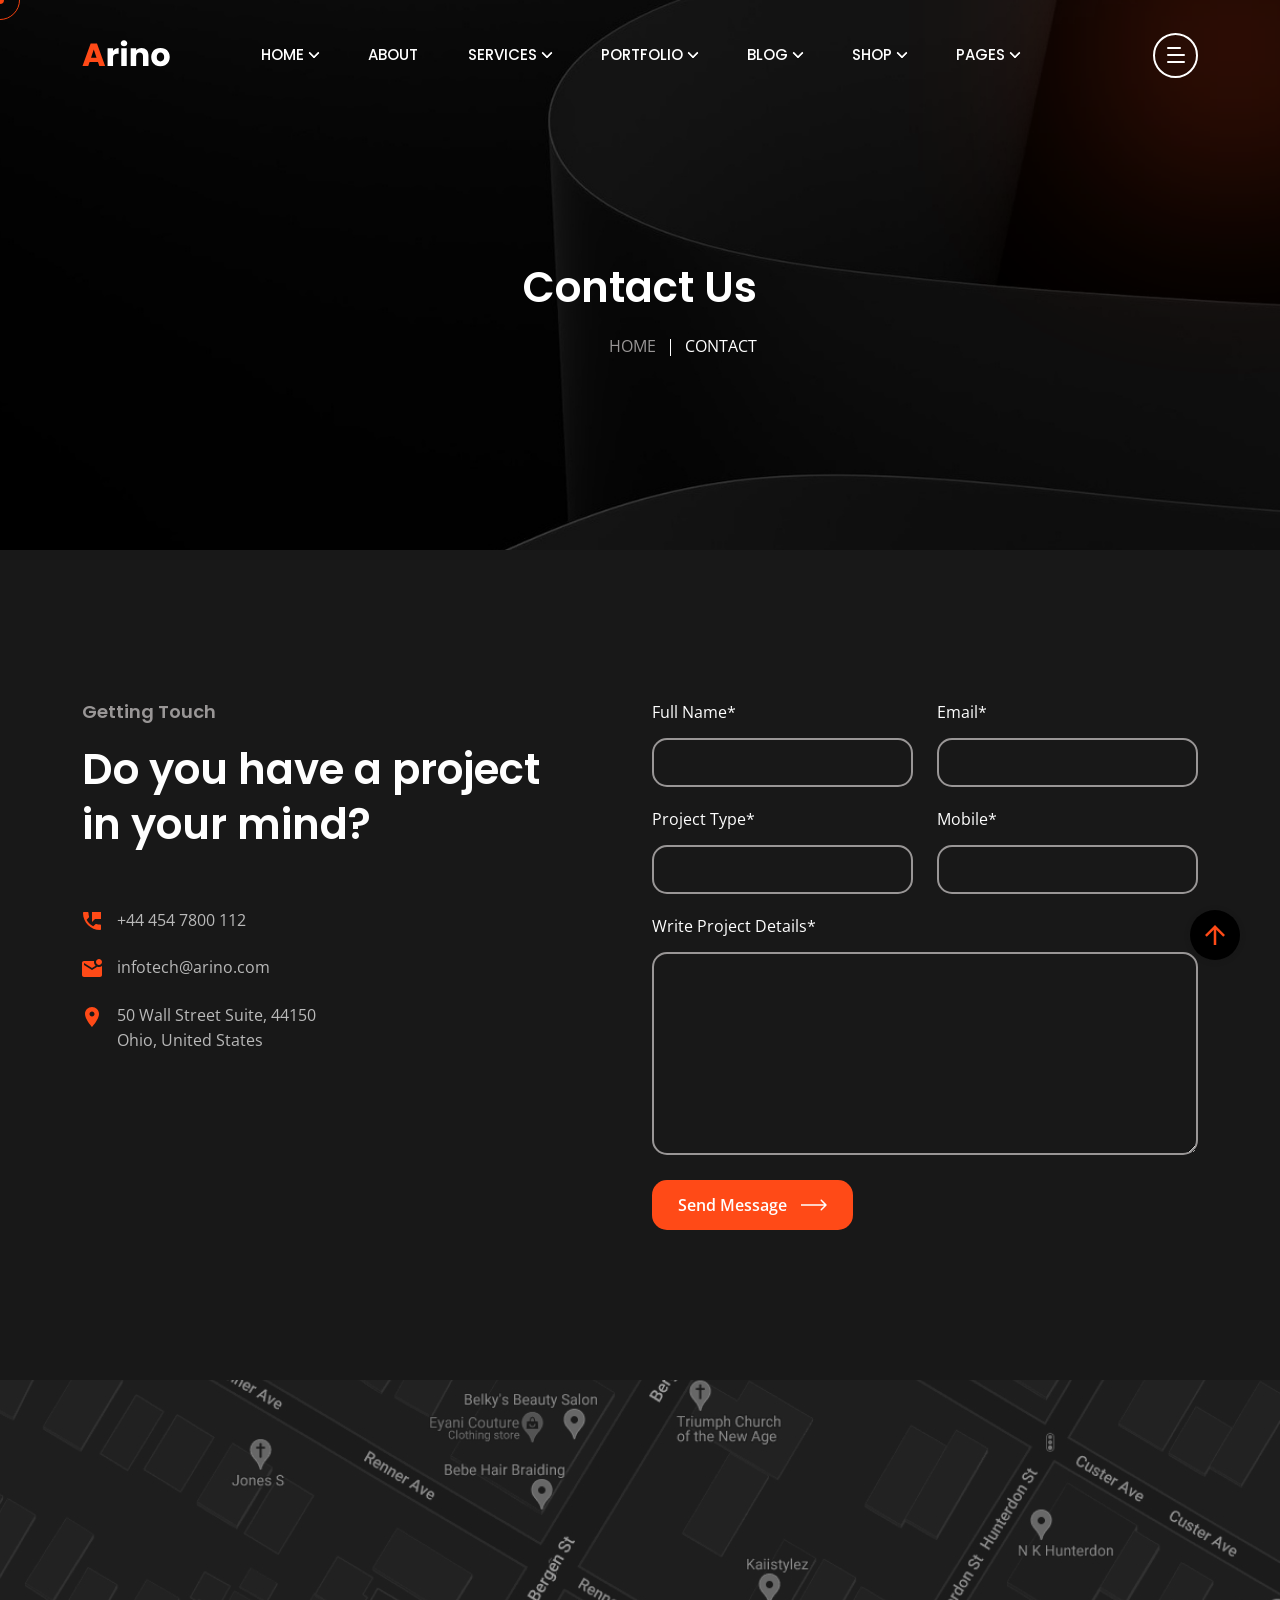
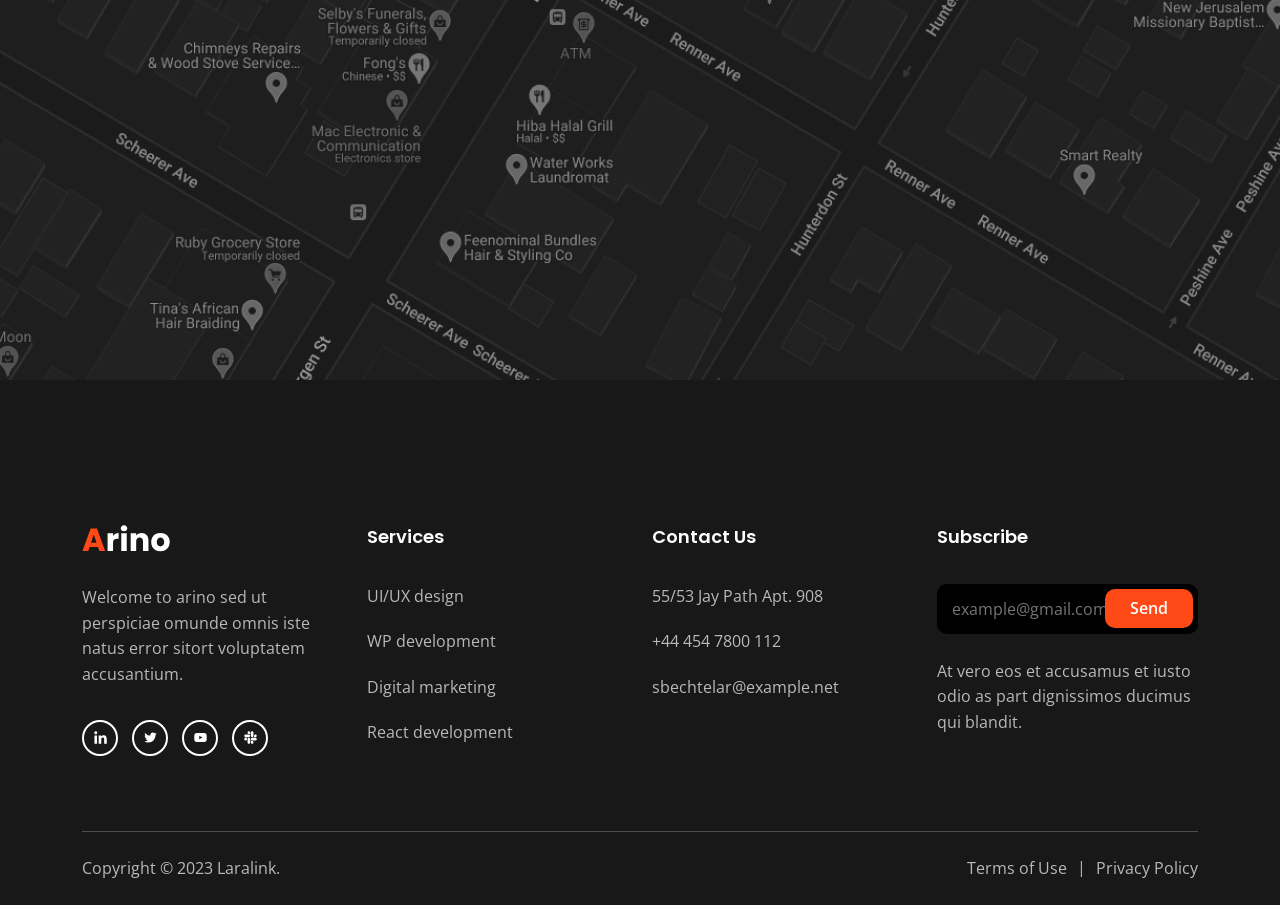
<file: contact.html>
<!DOCTYPE html>
<html class="no-js" lang="en">

<head>
  <!-- Meta Tags -->
  <meta charset="utf-8">
  <meta http-equiv="x-ua-compatible" content="ie=edge">
  <meta name="viewport" content="width=device-width, initial-scale=1">
  <meta name="author" content="Laralink">
  <!-- Favicon Icon -->
  <link rel="icon" href="assets/img/favicon.png">
  <!-- Site Title -->
  <title>Arino - Creative Agency Template</title>
  <link rel="stylesheet" href="assets/css/plugins/bootstrap.min.css">
  <link rel="stylesheet" href="assets/css/plugins/fontawesome.min.css">
  <link rel="stylesheet" href="assets/css/plugins/slick.css">
  <link rel="stylesheet" href="assets/css/plugins/lightgallery.min.css">
  <link rel="stylesheet" href="assets/css/plugins/animate.css">
  <link rel="stylesheet" href="assets/css/style.css">
</head>

<body>
  <div class="cs-preloader cs-center">
    <div class="cs-preloader_in"></div>
  </div>
  <!-- Start Header Section -->
  <header class="cs-site_header cs-style1 text-uppercase cs-sticky_header">
    <div class="cs-main_header">
      <div class="container">
        <div class="cs-main_header_in">
          <div class="cs-main_header_left">
            <a class="cs-site_branding" href="index.html">
              <img src="assets/img/logo.svg" alt="Logo">
            </a>
          </div>
          <div class="cs-main_header_center">
            <div class="cs-nav cs-primary_font cs-medium">
              <ul class="cs-nav_list">
                <li class="menu-item-has-children cs-mega_menu">
                  <a href="index.html">Home</a>
                  <ul class="cs-mega_wrapper">
                    <li>
                      <ul>
                        <li>
                          <a href="index.html" class="cs-nav_list_img">
                            <img src="assets/img/demo/main-home.jpeg" alt="Thumb">
                          </a>
                          <a href="index.html">Main Home</a>
                        </li>
                        <li>
                          <a href="architecture-agency.html" class="cs-nav_list_img">
                            <img src="assets/img/demo/architecture-agency.jpeg" alt="Thumb">
                          </a>
                          <a href="architecture-agency.html">Architecture Agency</a>
                          <span class="cs-header_badge">New</span>
                        </li>
                      </ul>
                    </li>
                    <li>
                      <ul>
                        <li>
                          <a href="photography-agency.html" class="cs-nav_list_img">
                            <img src="assets/img/demo/photography-agency.jpeg" alt="Thumb">
                          </a>
                          <a href="photography-agency.html">Photography Agency</a>
                        </li>
                        <li>
                          <a href="creative-solution.html" class="cs-nav_list_img">
                            <img src="assets/img/demo/creative-solution.jpeg" alt="Thumb">
                          </a>
                          <a href="creative-solution.html">Creative Solution</a>
                          <span class="cs-header_badge">New</span>
                        </li>
                      </ul>
                    </li>
                    <li>
                      <ul>
                        <li>
                          <a href="creative-portfolio.html" class="cs-nav_list_img">
                            <img src="assets/img/demo/portfolio.jpeg" alt="Thumb">
                          </a>
                          <a href="creative-portfolio.html">Creative Portfolio</a>
                        </li>
                        <li>
                          <a href="personal-portfolio.html" class="cs-nav_list_img">
                            <img src="assets/img/demo/personal-portfolio.jpeg" alt="Thumb">
                            <span class="cs-header_badge">New</span>
                          </a>
                          <a href="personal-portfolio.html">Personal Portfolio</a>
                        </li>
                      </ul>
                    </li>
                    <li>
                      <ul>
                        <li>
                          <a href="digital-agency.html" class="cs-nav_list_img">
                            <img src="assets/img/demo/digital-agency.jpeg" alt="Thumb">
                          </a>
                          <a href="digital-agency.html">Digital Agency</a>
                        </li>
                        <li>
                          <a href="https://arino-html-rtl.vercel.app" target="_blank" class="cs-nav_list_img">
                            <img src="assets/img/demo/rtl.jpeg" alt="Thumb">
                          </a>
                          <a href="https://arino-html-rtl.vercel.app" target="_blank">RTL Demo</a>
                        </li>
                      </ul>
                    </li>
                    <li>
                      <ul>
                        <li>
                          <a href="marketing-agency.html" class="cs-nav_list_img">
                            <img src="assets/img/demo/marketing.jpeg" alt="Thumb">
                          </a>
                          <a href="marketing-agency.html">Marketing Agency</a>
                        </li>
                        <li>
                          <a href="showcase-portfolio.html" class="cs-nav_list_img">
                            <img src="assets/img/demo/portfolio-showcase.jpeg" alt="Thumb">
                          </a>
                          <a href="showcase-portfolio.html">Portfolio Showcase</a>
                        </li>
                        <li>
                          <a href="case-study-showcase.html" class="cs-nav_list_img">
                            <img src="assets/img/demo/case-study-showcase.jpeg" alt="Thumb">
                          </a>
                          <a href="case-study-showcase.html">Case Study Showcase</a>
                        </li>
                      </ul>
                    </li>
                    <li>
                      <ul>
                        <li>
                          <a href="freelancer-agency.html" class="cs-nav_list_img">
                            <img src="assets/img/demo/freelancer-agency.jpeg" alt="Thumb">
                          </a>
                          <a href="freelancer-agency.html">Freelancing Agency</a>
                        </li>
                        <li>
                          <a href="video-showcase.html" class="cs-nav_list_img">
                            <img src="assets/img/demo/video-showcase.jpeg" alt="Thumb">
                            <span class="cs-header_badge">New</span>
                          </a>
                          <a href="video-showcase.html">Video Showcase</a>
                        </li>
                      </ul>
                    </li>
                  </ul>
                </li>
                <li><a href="about.html">About</a></li>
                <li class="menu-item-has-children"><a href="service.html">Services</a>
                  <ul>
                    <li><a href="service.html">Services</a></li>
                    <li><a href="service-details.html">Service Details</a></li>
                  </ul>
                </li>
                <li class="menu-item-has-children"><a href="portfolio.html">Portfolio</a>
                  <ul>
                    <li><a href="portfolio.html">Portfolio</a></li>
                    <li><a href="portfolio-details.html">Portfolio Details</a></li>
                  </ul>
                </li>
                <li class="menu-item-has-children"><a href="blog.html">Blog</a>
                  <ul>
                    <li><a href="blog.html">Blog</a></li>
                    <li><a href="blog-details.html">Blog Details</a></li>
                  </ul>
                </li>
                <li class="menu-item-has-children">
                  <a href="shop.html">Shop</a>
                  <ul>
                    <li>
                      <a href="shop.html">Our Shop</a>
                    </li>
                    <li>
                      <a href="shop-product-details.html">Shop Details</a>
                    </li>
                    <li>
                      <a href="shop-cart.html">Cart</a>
                    </li>
                    <li>
                      <a href="shop-checkout.html">Checkout</a>
                    </li>
                    <li>
                      <a href="shop-order-recived.html">Success Order</a>
                    </li>
                    <li>
                      <a href="shop-wishlist.html">Wishlist</a>
                    </li>
                  </ul>
                </li>
                <li class="menu-item-has-children"><a href="#">Pages</a>
                  <ul>
                    <li><a href="contact.html">Contact</a></li>
                    <li><a href="team.html">Team</a></li>
                    <li><a href="team-details.html">Team Details</a></li>
                    <li><a href="case-study.html">Case Study Details</a></li>
                    <li><a href="faq.html">FAQ</a></li>
                  </ul>
                </li>
              </ul>
            </div>
          </div>
          <div class="cs-main_header_right">
            <div class="cs-toolbox">
              <span class="cs-icon_btn">
                <span class="cs-icon_btn_in">
                  <span></span>
                  <span></span>
                  <span></span>
                  <span></span>
                </span>
              </span>
            </div>
          </div>
        </div>
      </div>
    </div>
  </header>
  <div class="cs-side_header">
    <button class="cs-close"></button>
    <div class="cs-side_header_overlay"></div>
    <div class="cs-side_header_in">
      <div class="cs-side_header_shape"></div>
      <a class="cs-site_branding" href="index.html">
        <img src="assets/img/footer_logo.svg" alt="Logo">
      </a>
      <div class="cs-side_header_box">
        <h2 class="cs-side_header_heading">Do you have a project in your  <br> mind? Keep connect us.</h2>
      </div>
      <div class="cs-side_header_box">
        <h3 class="cs-side_header_title cs-primary_color">Contact Us</h3>
        <ul class="cs-contact_info cs-style1 cs-mp0">
          <li>
            <svg width="18" height="18" viewBox="0 0 18 18" fill="none" xmlns="http://www.w3.org/2000/svg">
              <path d="M17 12.5C15.75 12.5 14.55 12.3 13.43 11.93C13.08 11.82 12.69 11.9 12.41 12.17L10.21 14.37C7.38 12.93 5.06 10.62 3.62 7.79L5.82 5.58C6.1 5.31 6.18 4.92 6.07 4.57C5.7 3.45 5.5 2.25 5.5 1C5.5 0.45 5.05 0 4.5 0H1C0.45 0 0 0.45 0 1C0 10.39 7.61 18 17 18C17.55 18 18 17.55 18 17V13.5C18 12.95 17.55 12.5 17 12.5ZM9 0V10L12 7H18V0H9Z" fill="#FF4A17"/>
            </svg>
            <span>+44 454 7800 112</span>
          </li>
          <li>
            <svg width="20" height="18" viewBox="0 0 20 18" fill="none" xmlns="http://www.w3.org/2000/svg">
              <path d="M20 6.98V16C20 17.1 19.1 18 18 18H2C0.9 18 0 17.1 0 16V4C0 2.9 0.9 2 2 2H12.1C12.04 2.32 12 2.66 12 3C12 4.48 12.65 5.79 13.67 6.71L10 9L2 4V6L10 11L15.3 7.68C15.84 7.88 16.4 8 17 8C18.13 8 19.16 7.61 20 6.98ZM14 3C14 4.66 15.34 6 17 6C18.66 6 20 4.66 20 3C20 1.34 18.66 0 17 0C15.34 0 14 1.34 14 3Z" fill="#FF4A17"/>
            </svg>              
            <span>infotech@arino.com</span>
          </li>
          <li>
            <svg width="14" height="20" viewBox="0 0 14 20" fill="none" xmlns="http://www.w3.org/2000/svg">
              <path d="M7 0C3.13 0 0 3.13 0 7C0 12.25 7 20 7 20C7 20 14 12.25 14 7C14 3.13 10.87 0 7 0ZM7 9.5C5.62 9.5 4.5 8.38 4.5 7C4.5 5.62 5.62 4.5 7 4.5C8.38 4.5 9.5 5.62 9.5 7C9.5 8.38 8.38 9.5 7 9.5Z" fill="#FF4A17"/>
            </svg>              
            <span>50 Wall Street Suite, 44150 <br>Ohio, United States</span>
          </li>
        </ul>
      </div>
      <div class="cs-side_header_box">
        <h3 class="cs-side_header_title cs-primary_color">Subscribe</h3>
        <div class="cs-newsletter cs-style1">
          <form action="#" class="cs-newsletter_form">
            <input type="email" class="cs-newsletter_input" placeholder="example@gmail.com">
            <button class="cs-newsletter_btn"><span>Send</span></button>
          </form>
          <div class="cs-newsletter_text">At vero eos et accusamus et iusto odio as part dignissimos ducimus qui blandit.</div>
        </div>
      </div>
      <div class="cs-side_header_box">
        <div class="cs-social_btns cs-style1">
          <a href="#" class="cs-center">
            <svg width="15" height="15" viewBox="0 0 15 15" fill="none" xmlns="http://www.w3.org/2000/svg">
              <path d="M4.04799 13.7497H1.45647V5.4043H4.04799V13.7497ZM2.75084 4.2659C1.92215 4.2659 1.25 3.57952 1.25 2.75084C1.25 2.35279 1.40812 1.97105 1.68958 1.68958C1.97105 1.40812 2.35279 1.25 2.75084 1.25C3.14888 1.25 3.53063 1.40812 3.81209 1.68958C4.09355 1.97105 4.25167 2.35279 4.25167 2.75084C4.25167 3.57952 3.57924 4.2659 2.75084 4.2659ZM13.7472 13.7497H11.1613V9.68722C11.1613 8.71903 11.1417 7.4774 9.81389 7.4774C8.46652 7.4774 8.26004 8.5293 8.26004 9.61747V13.7497H5.67132V5.4043H8.15681V6.54269H8.19308C8.53906 5.887 9.38421 5.19503 10.6451 5.19503C13.2679 5.19503 13.75 6.92215 13.75 9.16546V13.7497H13.7472Z" fill="white"></path>
            </svg> 
          </a>
          <a href="#" class="cs-center">
            <svg width="13" height="11" viewBox="0 0 13 11" fill="none" xmlns="http://www.w3.org/2000/svg">
              <path d="M11.4651 2.95396C11.4731 3.065 11.4731 3.17606 11.4731 3.2871C11.4731 6.67383 8.89535 10.5761 4.18402 10.5761C2.73255 10.5761 1.38421 10.1557 0.25 9.42608C0.456226 9.44986 0.654494 9.4578 0.868655 9.4578C2.06629 9.4578 3.16879 9.0533 4.04918 8.36326C2.92291 8.33946 1.97906 7.60183 1.65386 6.5866C1.81251 6.61038 1.97112 6.62624 2.1377 6.62624C2.36771 6.62624 2.59774 6.59451 2.81188 6.53901C1.63802 6.30105 0.757595 5.26996 0.757595 4.02472V3.99301C1.09864 4.18336 1.49524 4.30233 1.91558 4.31818C1.22554 3.85814 0.773464 3.07294 0.773464 2.1846C0.773464 1.70872 0.900344 1.27249 1.12244 0.891774C2.38355 2.44635 4.27919 3.46156 6.40481 3.57262C6.36516 3.38226 6.34136 3.184 6.34136 2.9857C6.34136 1.57388 7.4835 0.423828 8.90323 0.423828C9.64086 0.423828 10.3071 0.733156 10.7751 1.23284C11.354 1.1218 11.9093 0.907643 12.401 0.614185C12.2106 1.20906 11.8061 1.70875 11.2748 2.02598C11.7903 1.97049 12.29 1.82769 12.75 1.62942C12.4011 2.13702 11.9648 2.5891 11.4651 2.95396V2.95396Z" fill="white"></path>
            </svg>                    
          </a>
          <a href="#" class="cs-center">
            <svg width="13" height="9" viewBox="0 0 13 9" fill="none" xmlns="http://www.w3.org/2000/svg">
              <path d="M12.4888 1.48066C12.345 0.939353 11.9215 0.513038 11.3837 0.368362C10.4089 0.105469 6.5 0.105469 6.5 0.105469C6.5 0.105469 2.59116 0.105469 1.61633 0.368362C1.07853 0.513061 0.65496 0.939353 0.5112 1.48066C0.25 2.4618 0.25 4.50887 0.25 4.50887C0.25 4.50887 0.25 6.55595 0.5112 7.53709C0.65496 8.0784 1.07853 8.48695 1.61633 8.63163C2.59116 8.89452 6.5 8.89452 6.5 8.89452C6.5 8.89452 10.4088 8.89452 11.3837 8.63163C11.9215 8.48695 12.345 8.0784 12.4888 7.53709C12.75 6.55595 12.75 4.50887 12.75 4.50887C12.75 4.50887 12.75 2.4618 12.4888 1.48066V1.48066ZM5.22158 6.36746V2.65029L8.48861 4.50892L5.22158 6.36746V6.36746Z" fill="white"></path>
            </svg>                    
          </a>
          <a href="#" class="cs-center">
            <svg width="13" height="13" viewBox="0 0 13 13" fill="none" xmlns="http://www.w3.org/2000/svg">
              <path d="M2.87612 8.149C2.87612 8.87165 2.28571 9.46205 1.56306 9.46205C0.840402 9.46205 0.25 8.87165 0.25 8.149C0.25 7.42634 0.840402 6.83594 1.56306 6.83594H2.87612V8.149ZM3.53795 8.149C3.53795 7.42634 4.12835 6.83594 4.851 6.83594C5.57366 6.83594 6.16406 7.42634 6.16406 8.149V11.4369C6.16406 12.1596 5.57366 12.75 4.851 12.75C4.12835 12.75 3.53795 12.1596 3.53795 11.4369V8.149ZM4.851 2.87612C4.12835 2.87612 3.53795 2.28571 3.53795 1.56306C3.53795 0.840402 4.12835 0.25 4.851 0.25C5.57366 0.25 6.16406 0.840402 6.16406 1.56306V2.87612H4.851V2.87612ZM4.851 3.53795C5.57366 3.53795 6.16406 4.12835 6.16406 4.851C6.16406 5.57366 5.57366 6.16406 4.851 6.16406H1.56306C0.840402 6.16406 0.25 5.57366 0.25 4.851C0.25 4.12835 0.840402 3.53795 1.56306 3.53795H4.851V3.53795ZM10.1239 4.851C10.1239 4.12835 10.7143 3.53795 11.4369 3.53795C12.1596 3.53795 12.75 4.12835 12.75 4.851C12.75 5.57366 12.1596 6.16406 11.4369 6.16406H10.1239V4.851V4.851ZM9.46205 4.851C9.46205 5.57366 8.87165 6.16406 8.149 6.16406C7.42634 6.16406 6.83594 5.57366 6.83594 4.851V1.56306C6.83594 0.840402 7.42634 0.25 8.149 0.25C8.87165 0.25 9.46205 0.840402 9.46205 1.56306V4.851V4.851ZM8.149 10.1239C8.87165 10.1239 9.46205 10.7143 9.46205 11.4369C9.46205 12.1596 8.87165 12.75 8.149 12.75C7.42634 12.75 6.83594 12.1596 6.83594 11.4369V10.1239H8.149ZM8.149 9.46205C7.42634 9.46205 6.83594 8.87165 6.83594 8.149C6.83594 7.42634 7.42634 6.83594 8.149 6.83594H11.4369C12.1596 6.83594 12.75 7.42634 12.75 8.149C12.75 8.87165 12.1596 9.46205 11.4369 9.46205H8.149Z" fill="white"></path>
            </svg>                    
          </a>
        </div>
      </div>
    </div>
  </div>
  <!-- End Header Section -->
  
  <!-- Start Hero -->
  <div class="cs-page_heading cs-style1 cs-center text-center cs-bg" data-src="assets/img/contact_hero_bg.jpeg">
    <div class="container">
      <div class="cs-page_heading_in">
        <h1 class="cs-page_title cs-font_50 cs-white_color">Contact Us</h1>
        <ol class="breadcrumb text-uppercase">
          <li class="breadcrumb-item"><a href="index.html">Home</a></li>
          <li class="breadcrumb-item active">Contact</li>
        </ol>
      </div>
    </div>
  </div>
  <!-- End Hero -->
  <div class="cs-height_150 cs-height_lg_80"></div>
  <div class="container">
    <div class="row">
      <div class="col-lg-6">
        <div class="cs-section_heading cs-style1">
          <h3 class="cs-section_subtitle">Getting Touch</h3>
          <h2 class="cs-section_title">Do you have a project <br>in your mind?</h2>
        </div>
        <div class="cs-height_55 cs-height_lg_30"></div>
        <ul class="cs-contact_info cs-style1 cs-mp0">
          <li>
            <svg width="18" height="18" viewBox="0 0 18 18" fill="none" xmlns="http://www.w3.org/2000/svg">
              <path d="M17 12.5C15.75 12.5 14.55 12.3 13.43 11.93C13.08 11.82 12.69 11.9 12.41 12.17L10.21 14.37C7.38 12.93 5.06 10.62 3.62 7.79L5.82 5.58C6.1 5.31 6.18 4.92 6.07 4.57C5.7 3.45 5.5 2.25 5.5 1C5.5 0.45 5.05 0 4.5 0H1C0.45 0 0 0.45 0 1C0 10.39 7.61 18 17 18C17.55 18 18 17.55 18 17V13.5C18 12.95 17.55 12.5 17 12.5ZM9 0V10L12 7H18V0H9Z" fill="#FF4A17"></path>
            </svg>
            <span>+44 454 7800 112</span>
          </li>
          <li>
            <svg width="20" height="18" viewBox="0 0 20 18" fill="none" xmlns="http://www.w3.org/2000/svg">
              <path d="M20 6.98V16C20 17.1 19.1 18 18 18H2C0.9 18 0 17.1 0 16V4C0 2.9 0.9 2 2 2H12.1C12.04 2.32 12 2.66 12 3C12 4.48 12.65 5.79 13.67 6.71L10 9L2 4V6L10 11L15.3 7.68C15.84 7.88 16.4 8 17 8C18.13 8 19.16 7.61 20 6.98ZM14 3C14 4.66 15.34 6 17 6C18.66 6 20 4.66 20 3C20 1.34 18.66 0 17 0C15.34 0 14 1.34 14 3Z" fill="#FF4A17"></path>
            </svg>              
            <span>infotech@arino.com</span>
          </li>
          <li>
            <svg width="14" height="20" viewBox="0 0 14 20" fill="none" xmlns="http://www.w3.org/2000/svg">
              <path d="M7 0C3.13 0 0 3.13 0 7C0 12.25 7 20 7 20C7 20 14 12.25 14 7C14 3.13 10.87 0 7 0ZM7 9.5C5.62 9.5 4.5 8.38 4.5 7C4.5 5.62 5.62 4.5 7 4.5C8.38 4.5 9.5 5.62 9.5 7C9.5 8.38 8.38 9.5 7 9.5Z" fill="#FF4A17"></path>
            </svg>              
            <span>50 Wall Street Suite, 44150 <br>Ohio, United States</span>
          </li>
        </ul>
        <div class="cs-height_0 cs-height_lg_50"></div>
      </div>
      <div class="col-lg-6">
        <form id="cs-form" action="https://api.web3forms.com/submit" method="POST" class="row">
          
          <input type="hidden" name="access_key" value="6d7bc3fc-6190-43c5-8298-89ac5ef7494f">
          <input type="checkbox" name="botcheck" style="display: none;">
          <!-- Optional: Can be type="hidden" or type="text" for subject -->
          <input type="hidden" name="subject" value="Submission from Laralink Template">

          <div class="col-sm-6">
            <label class="cs-primary_color">Full Name*</label>
            <input type="text" class="cs-form_field" name="full-name" required>
            <div class="cs-height_20 cs-height_lg_20"></div>
          </div>
          <div class="col-sm-6">
            <label class="cs-primary_color">Email*</label>
            <input type="text" class="cs-form_field" name="email" required>
            <div class="cs-height_20 cs-height_lg_20"></div>
          </div>
          <div class="col-sm-6">
            <label class="cs-primary_color">Project Type*</label>
            <input type="text" class="cs-form_field" name="project" required>
            <div class="cs-height_20 cs-height_lg_20"></div>
          </div>
          <div class="col-sm-6">
            <label class="cs-primary_color">Mobile*</label>
            <input type="text" class="cs-form_field" name="number" required>
            <div class="cs-height_20 cs-height_lg_20"></div>
          </div>
          <div class="col-lg-12">
            <label class="cs-primary_color">Write Project Details*</label>
            <textarea cols="30" rows="7" class="cs-form_field" name="message" required></textarea>
            <div class="cs-height_25 cs-height_lg_25"></div>
          </div>
          <div class="col-lg-12">
            <button class="cs-btn cs-style1" type="submit">
              <span>Send Message</span>
              <svg width="26" height="12" viewBox="0 0 26 12" fill="none" xmlns="http://www.w3.org/2000/svg">
                <path d="M25.5303 6.53033C25.8232 6.23744 25.8232 5.76256 25.5303 5.46967L20.7574 0.696699C20.4645 0.403806 19.9896 0.403806 19.6967 0.696699C19.4038 0.989593 19.4038 1.46447 19.6967 1.75736L23.9393 6L19.6967 10.2426C19.4038 10.5355 19.4038 11.0104 19.6967 11.3033C19.9896 11.5962 20.4645 11.5962 20.7574 11.3033L25.5303 6.53033ZM0 6.75H25V5.25H0V6.75Z" fill="currentColor"/>
              </svg>                
            </button>
            <div id="cs-result"></div>
          </div>
        </form>
      </div>
    </div>
  </div>
  <div class="cs-height_150 cs-height_lg_80"></div>
  <div class="cs-google_map cs-bg" data-src="assets/img/map_img.jpeg">
    <iframe src="https://www.google.com/maps/embed?pb=!1m18!1m12!1m3!1d96652.27317354927!2d-74.33557928194516!3d40.79756494697628!2m3!1f0!2f0!3f0!3m2!1i1024!2i768!4f13.1!3m3!1m2!1s0x89c3a82f1352d0dd%3A0x81d4f72c4435aab5!2sTroy+Meadows+Wetlands!5e0!3m2!1sen!2sbd!4v1563075599994!5m2!1sen!2sbd" allowfullscreen></iframe>
  </div>
  <div class="cs-height_50 cs-height_lg_40"></div>
  <!-- Start Footer -->
  <footer class="cs-fooer">
    <div class="cs-fooer_main">
      <div class="container">
        <div class="row">
          <div class="col-lg-3 col-sm-6">
            <div class="cs-footer_item">
              <div class="cs-text_widget">
                <img src="assets/img/footer_logo.svg" alt="Thumb">
                <p>Welcome to arino sed ut perspiciae omunde omnis iste natus error sitort voluptatem accusantium.</p>
              </div>
              <div class="cs-social_btns cs-style1">
                <a href="#" class="cs-center">
                  <svg width="15" height="15" viewBox="0 0 15 15" fill="none" xmlns="http://www.w3.org/2000/svg">
                    <path d="M4.04799 13.7497H1.45647V5.4043H4.04799V13.7497ZM2.75084 4.2659C1.92215 4.2659 1.25 3.57952 1.25 2.75084C1.25 2.35279 1.40812 1.97105 1.68958 1.68958C1.97105 1.40812 2.35279 1.25 2.75084 1.25C3.14888 1.25 3.53063 1.40812 3.81209 1.68958C4.09355 1.97105 4.25167 2.35279 4.25167 2.75084C4.25167 3.57952 3.57924 4.2659 2.75084 4.2659ZM13.7472 13.7497H11.1613V9.68722C11.1613 8.71903 11.1417 7.4774 9.81389 7.4774C8.46652 7.4774 8.26004 8.5293 8.26004 9.61747V13.7497H5.67132V5.4043H8.15681V6.54269H8.19308C8.53906 5.887 9.38421 5.19503 10.6451 5.19503C13.2679 5.19503 13.75 6.92215 13.75 9.16546V13.7497H13.7472Z" fill="white"/>
                  </svg> 
                </a>
                <a href="#" class="cs-center">
                  <svg width="13" height="11" viewBox="0 0 13 11" fill="none" xmlns="http://www.w3.org/2000/svg">
                    <path d="M11.4651 2.95396C11.4731 3.065 11.4731 3.17606 11.4731 3.2871C11.4731 6.67383 8.89535 10.5761 4.18402 10.5761C2.73255 10.5761 1.38421 10.1557 0.25 9.42608C0.456226 9.44986 0.654494 9.4578 0.868655 9.4578C2.06629 9.4578 3.16879 9.0533 4.04918 8.36326C2.92291 8.33946 1.97906 7.60183 1.65386 6.5866C1.81251 6.61038 1.97112 6.62624 2.1377 6.62624C2.36771 6.62624 2.59774 6.59451 2.81188 6.53901C1.63802 6.30105 0.757595 5.26996 0.757595 4.02472V3.99301C1.09864 4.18336 1.49524 4.30233 1.91558 4.31818C1.22554 3.85814 0.773464 3.07294 0.773464 2.1846C0.773464 1.70872 0.900344 1.27249 1.12244 0.891774C2.38355 2.44635 4.27919 3.46156 6.40481 3.57262C6.36516 3.38226 6.34136 3.184 6.34136 2.9857C6.34136 1.57388 7.4835 0.423828 8.90323 0.423828C9.64086 0.423828 10.3071 0.733156 10.7751 1.23284C11.354 1.1218 11.9093 0.907643 12.401 0.614185C12.2106 1.20906 11.8061 1.70875 11.2748 2.02598C11.7903 1.97049 12.29 1.82769 12.75 1.62942C12.4011 2.13702 11.9648 2.5891 11.4651 2.95396V2.95396Z" fill="white"/>
                  </svg>                    
                </a>
                <a href="#" class="cs-center">
                  <svg width="13" height="9" viewBox="0 0 13 9" fill="none" xmlns="http://www.w3.org/2000/svg">
                    <path d="M12.4888 1.48066C12.345 0.939353 11.9215 0.513038 11.3837 0.368362C10.4089 0.105469 6.5 0.105469 6.5 0.105469C6.5 0.105469 2.59116 0.105469 1.61633 0.368362C1.07853 0.513061 0.65496 0.939353 0.5112 1.48066C0.25 2.4618 0.25 4.50887 0.25 4.50887C0.25 4.50887 0.25 6.55595 0.5112 7.53709C0.65496 8.0784 1.07853 8.48695 1.61633 8.63163C2.59116 8.89452 6.5 8.89452 6.5 8.89452C6.5 8.89452 10.4088 8.89452 11.3837 8.63163C11.9215 8.48695 12.345 8.0784 12.4888 7.53709C12.75 6.55595 12.75 4.50887 12.75 4.50887C12.75 4.50887 12.75 2.4618 12.4888 1.48066V1.48066ZM5.22158 6.36746V2.65029L8.48861 4.50892L5.22158 6.36746V6.36746Z" fill="white"/>
                  </svg>                    
                </a>
                <a href="#" class="cs-center">
                  <svg width="13" height="13" viewBox="0 0 13 13" fill="none" xmlns="http://www.w3.org/2000/svg">
                    <path d="M2.87612 8.149C2.87612 8.87165 2.28571 9.46205 1.56306 9.46205C0.840402 9.46205 0.25 8.87165 0.25 8.149C0.25 7.42634 0.840402 6.83594 1.56306 6.83594H2.87612V8.149ZM3.53795 8.149C3.53795 7.42634 4.12835 6.83594 4.851 6.83594C5.57366 6.83594 6.16406 7.42634 6.16406 8.149V11.4369C6.16406 12.1596 5.57366 12.75 4.851 12.75C4.12835 12.75 3.53795 12.1596 3.53795 11.4369V8.149ZM4.851 2.87612C4.12835 2.87612 3.53795 2.28571 3.53795 1.56306C3.53795 0.840402 4.12835 0.25 4.851 0.25C5.57366 0.25 6.16406 0.840402 6.16406 1.56306V2.87612H4.851V2.87612ZM4.851 3.53795C5.57366 3.53795 6.16406 4.12835 6.16406 4.851C6.16406 5.57366 5.57366 6.16406 4.851 6.16406H1.56306C0.840402 6.16406 0.25 5.57366 0.25 4.851C0.25 4.12835 0.840402 3.53795 1.56306 3.53795H4.851V3.53795ZM10.1239 4.851C10.1239 4.12835 10.7143 3.53795 11.4369 3.53795C12.1596 3.53795 12.75 4.12835 12.75 4.851C12.75 5.57366 12.1596 6.16406 11.4369 6.16406H10.1239V4.851V4.851ZM9.46205 4.851C9.46205 5.57366 8.87165 6.16406 8.149 6.16406C7.42634 6.16406 6.83594 5.57366 6.83594 4.851V1.56306C6.83594 0.840402 7.42634 0.25 8.149 0.25C8.87165 0.25 9.46205 0.840402 9.46205 1.56306V4.851V4.851ZM8.149 10.1239C8.87165 10.1239 9.46205 10.7143 9.46205 11.4369C9.46205 12.1596 8.87165 12.75 8.149 12.75C7.42634 12.75 6.83594 12.1596 6.83594 11.4369V10.1239H8.149ZM8.149 9.46205C7.42634 9.46205 6.83594 8.87165 6.83594 8.149C6.83594 7.42634 7.42634 6.83594 8.149 6.83594H11.4369C12.1596 6.83594 12.75 7.42634 12.75 8.149C12.75 8.87165 12.1596 9.46205 11.4369 9.46205H8.149Z" fill="white"/>
                  </svg>                    
                </a>
              </div>
            </div>
          </div>
          <div class="col-lg-3 col-sm-6">
            <div class="cs-footer_item">
              <h2 class="cs-widget_title">Services</h2>
              <ul class="cs-menu_widget cs-mp0">
                <li><a href="service-details.html">UI/UX design</a></li>
                <li><a href="service-details.html">WP development</a></li>
                <li><a href="service-details.html">Digital marketing</a></li>
                <li><a href="service-details.html">React development</a></li>
              </ul>
            </div>
          </div>
          <div class="col-lg-3 col-sm-6">
            <div class="cs-footer_item">
              <h2 class="cs-widget_title">Contact Us</h2>
              <ul class="cs-menu_widget cs-mp0">
                <li>55/53 Jay Path Apt. 908</li>
                <li>+44 454 7800 112</li>
                <li>sbechtelar@example.net</li>
              </ul>
            </div>
          </div>
          <div class="col-lg-3 col-sm-6">
            <div class="cs-footer_item">
              <h2 class="cs-widget_title">Subscribe</h2>
              <div class="cs-newsletter cs-style1">
                <form action="#" class="cs-newsletter_form">
                  <input type="email" class="cs-newsletter_input" placeholder="example@gmail.com">
                  <button class="cs-newsletter_btn"><span>Send</span></button>
                </form>
                <div class="cs-newsletter_text">At vero eos et accusamus et iusto odio as part dignissimos ducimus qui blandit.</div>
              </div>
            </div>
          </div>
        </div>
      </div>
    </div>
    <div class="container">
      <div class="cs-bottom_footer">
        <div class="cs-bottom_footer_left">
          <div class="cs-copyright">Copyright © 2023 Laralink.</div>
        </div>
        <div class="cs-bottom_footer_right">
          <ul class="cs-footer_links cs-mp0">
            <li><a href="">Terms of Use</a></li>
            <li><a href="">Privacy Policy</a></li>
          </ul>
        </div>
      </div>
    </div>
  </footer>
  <!-- End Footer -->

  <span class="cs-scrollup">
    <svg width="20" height="20" viewBox="0 0 20 20" fill="none" xmlns="http://www.w3.org/2000/svg">
      <path d="M0 10L1.7625 11.7625L8.75 4.7875V20H11.25V4.7875L18.225 11.775L20 10L10 0L0 10Z" fill="currentColor"/>
    </svg>      
  </span>
  
  <!-- Start Video Popup -->
  <div class="cs-video_popup">
    <div class="cs-video_popup_overlay"></div>
    <div class="cs-video_popup_content">
      <div class="cs-video_popup_layer"></div>
      <div class="cs-video_popup_container">
        <div class="cs-video_popup_align">
          <div class="embed-responsive embed-responsive-16by9">
            <iframe class="embed-responsive-item" src="about:blank"></iframe>
          </div>
        </div>
        <div class="cs-video_popup_close"></div>
      </div>
    </div>
  </div>
  <!-- End Video Popup -->

  <!-- Script -->
  <script src="assets/js/plugins/jquery-3.6.0.min.js"></script>
  <script src="assets/js/plugins/isotope.pkg.min.js"></script>
  <script src="assets/js/plugins/jquery.slick.min.js"></script>
  <script src="assets/js/plugins/jquery.counter.min.js"></script>
  <script src="assets/js/plugins/lightgallery.min.js"></script>
  <script src="assets/js/plugins/wow.min.js"></script>
  <script src="assets/js/plugins/gsap.min.js"></script>
  <script src="assets/js/main.js"></script>
</body>
</html>
</file>
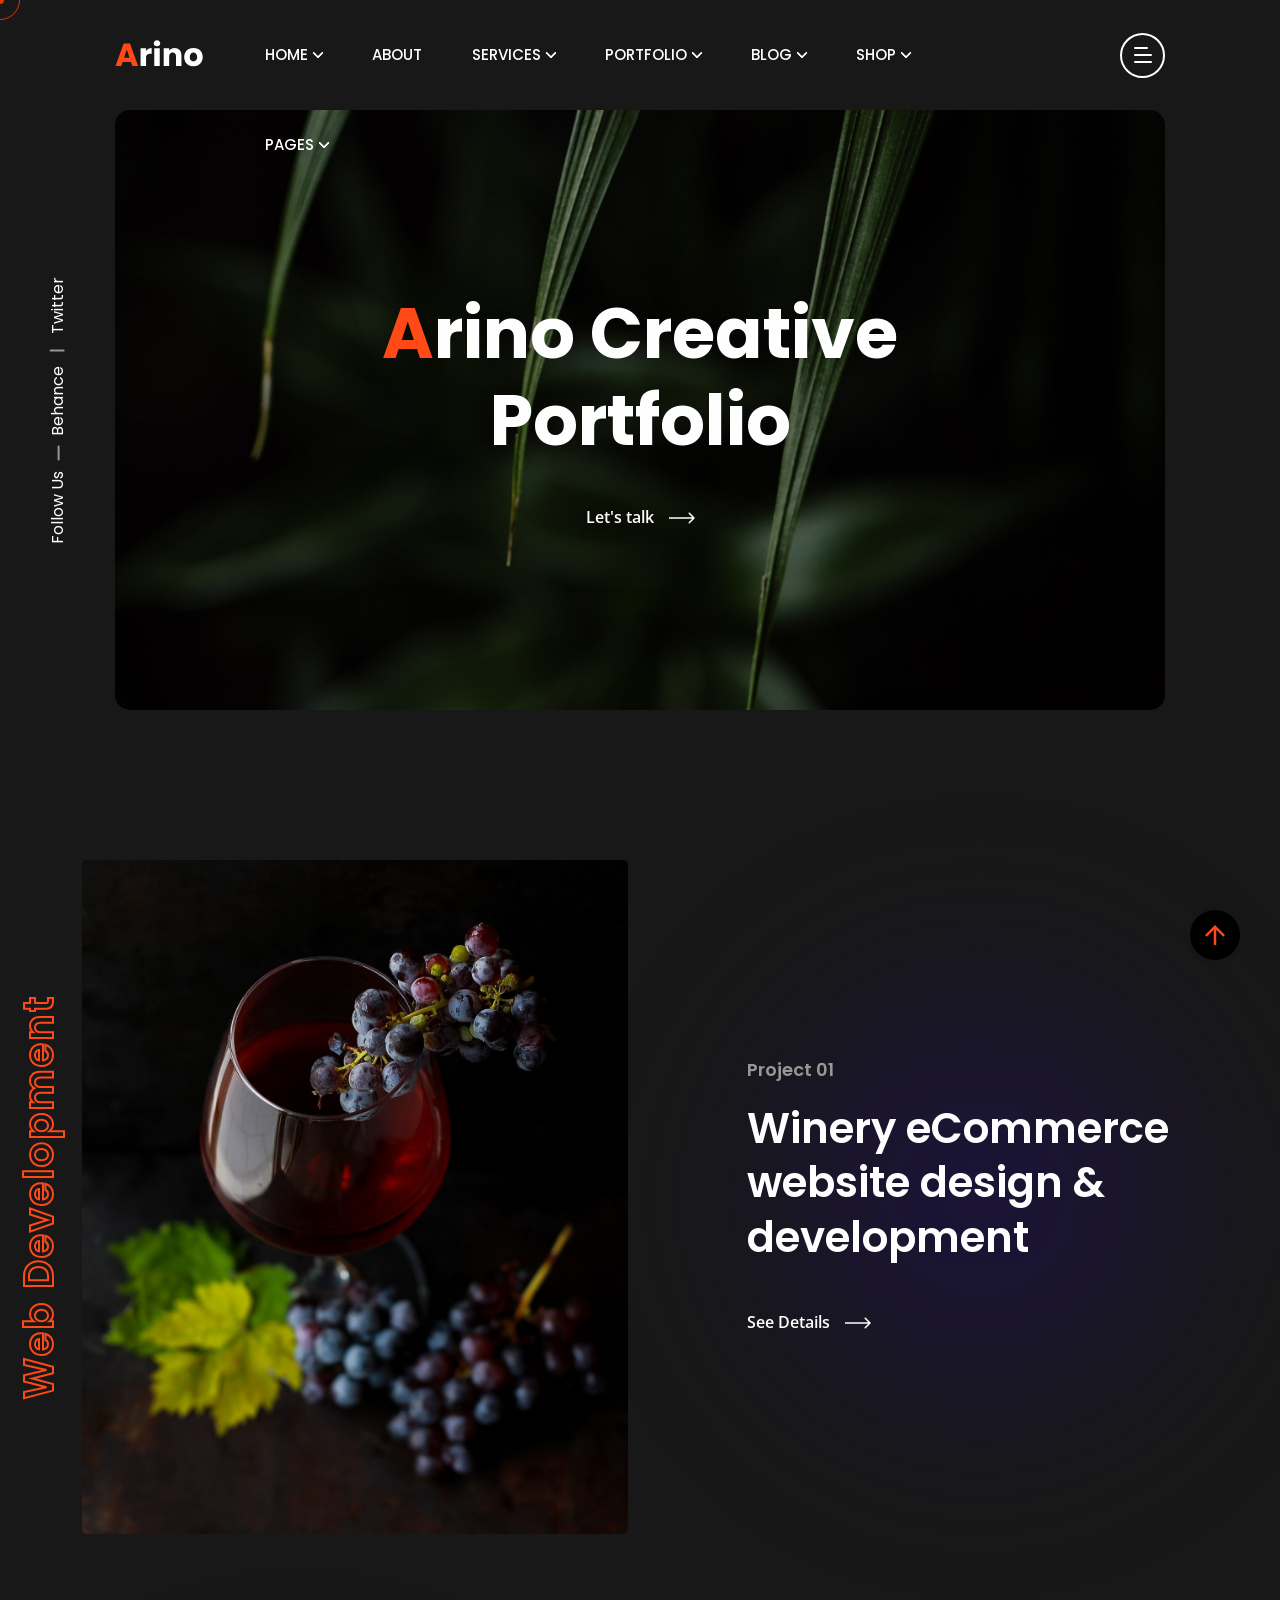
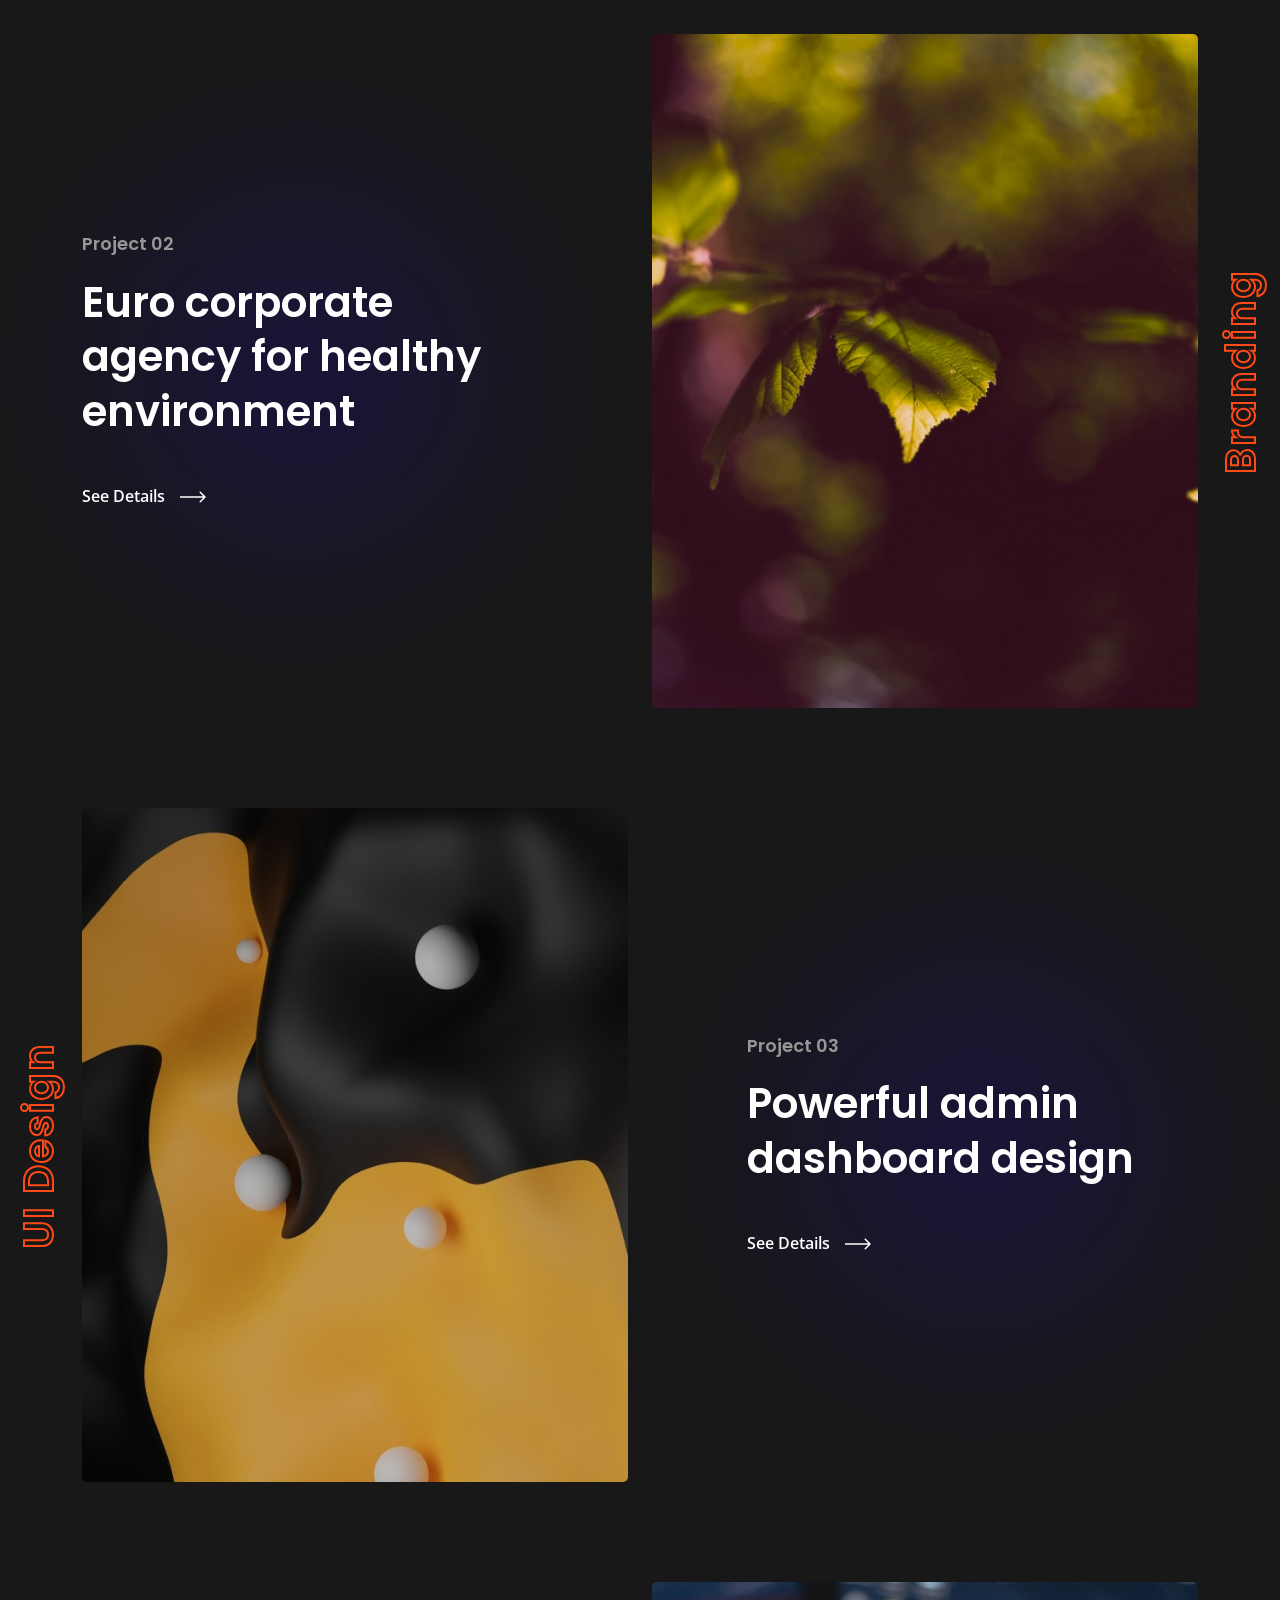
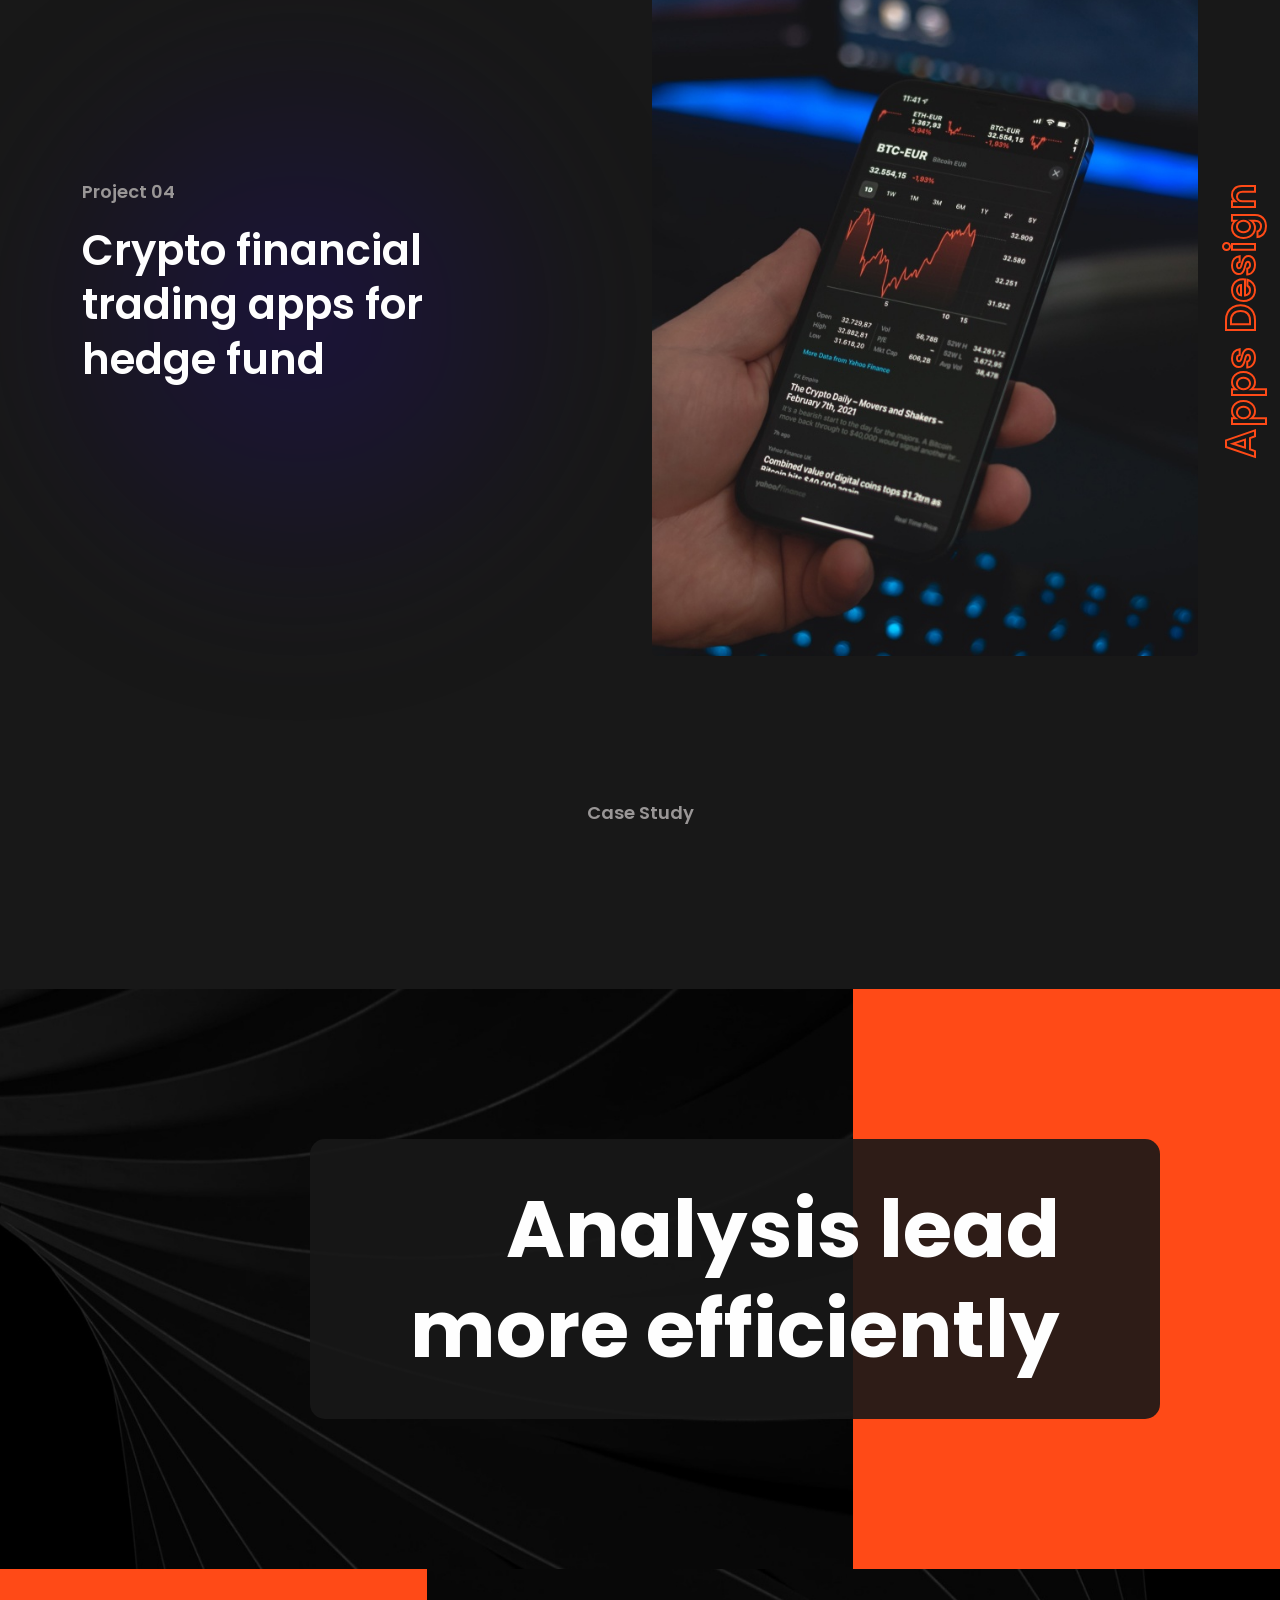
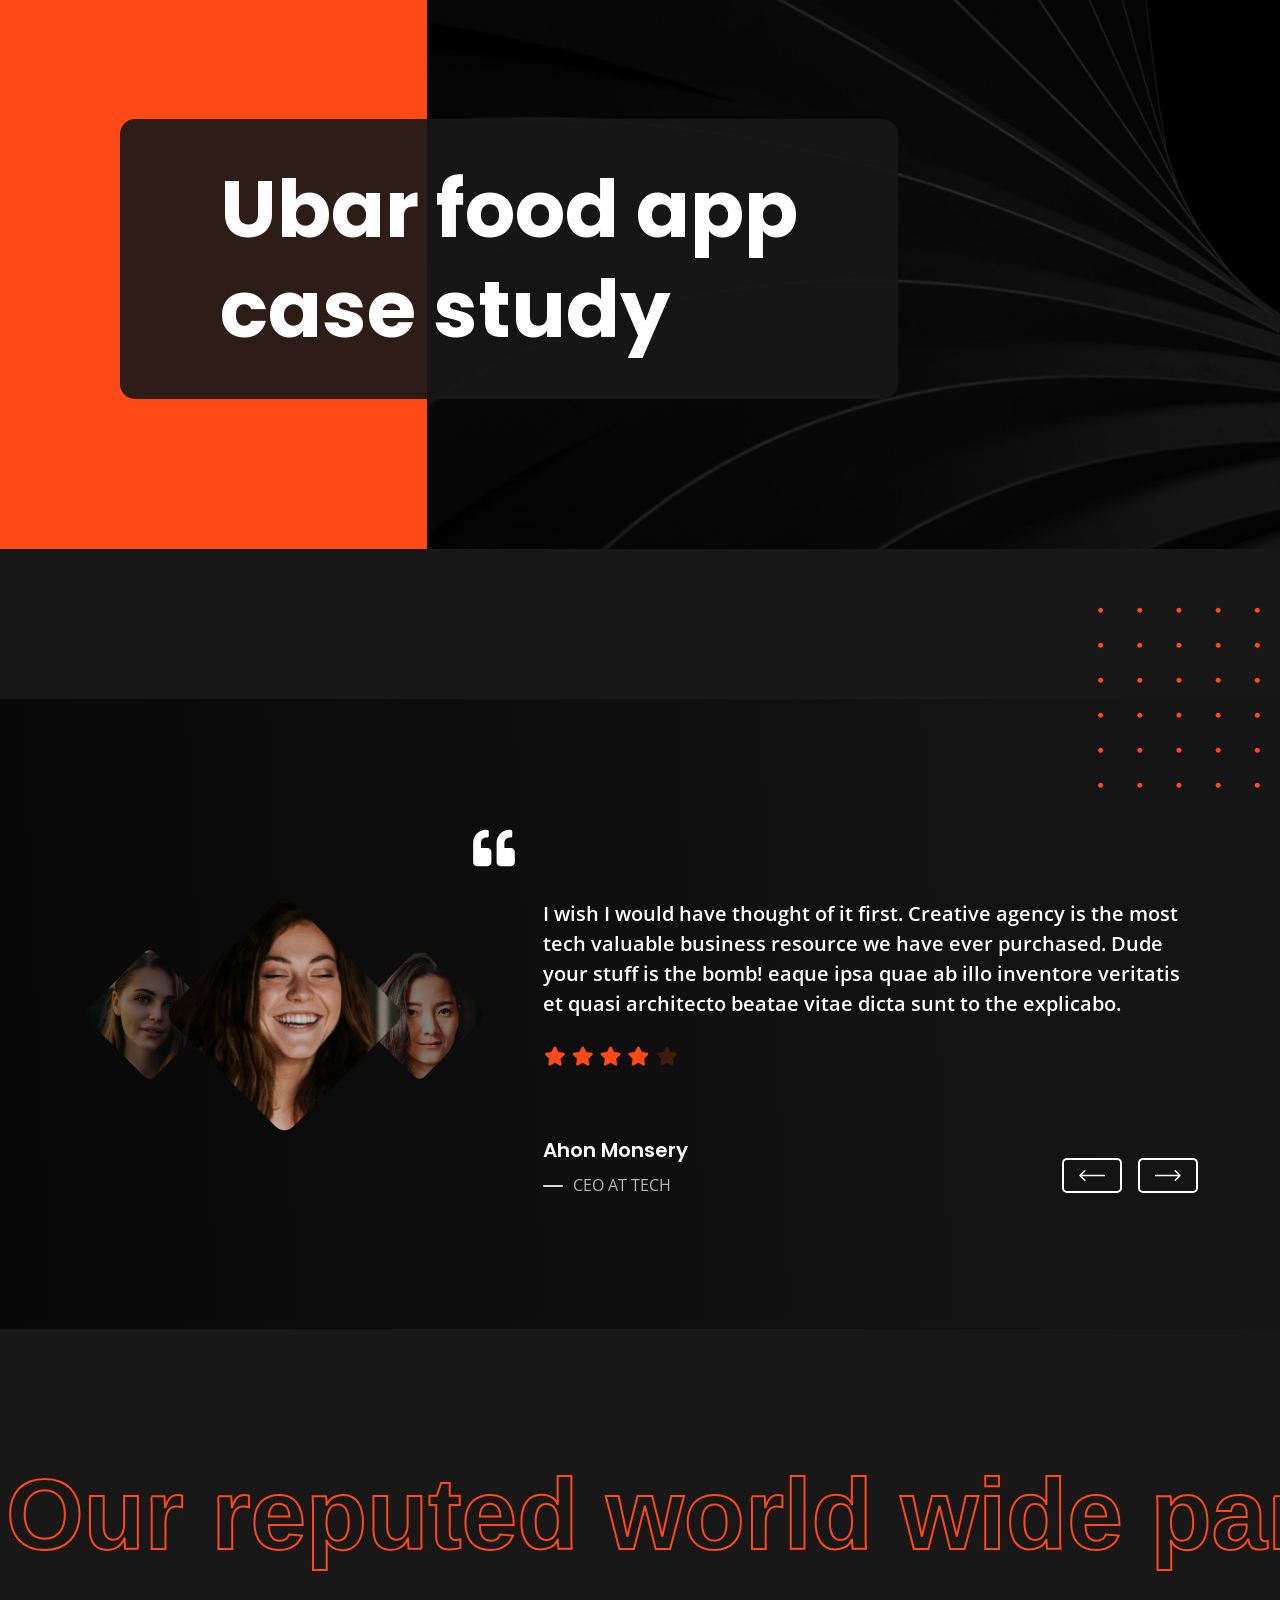
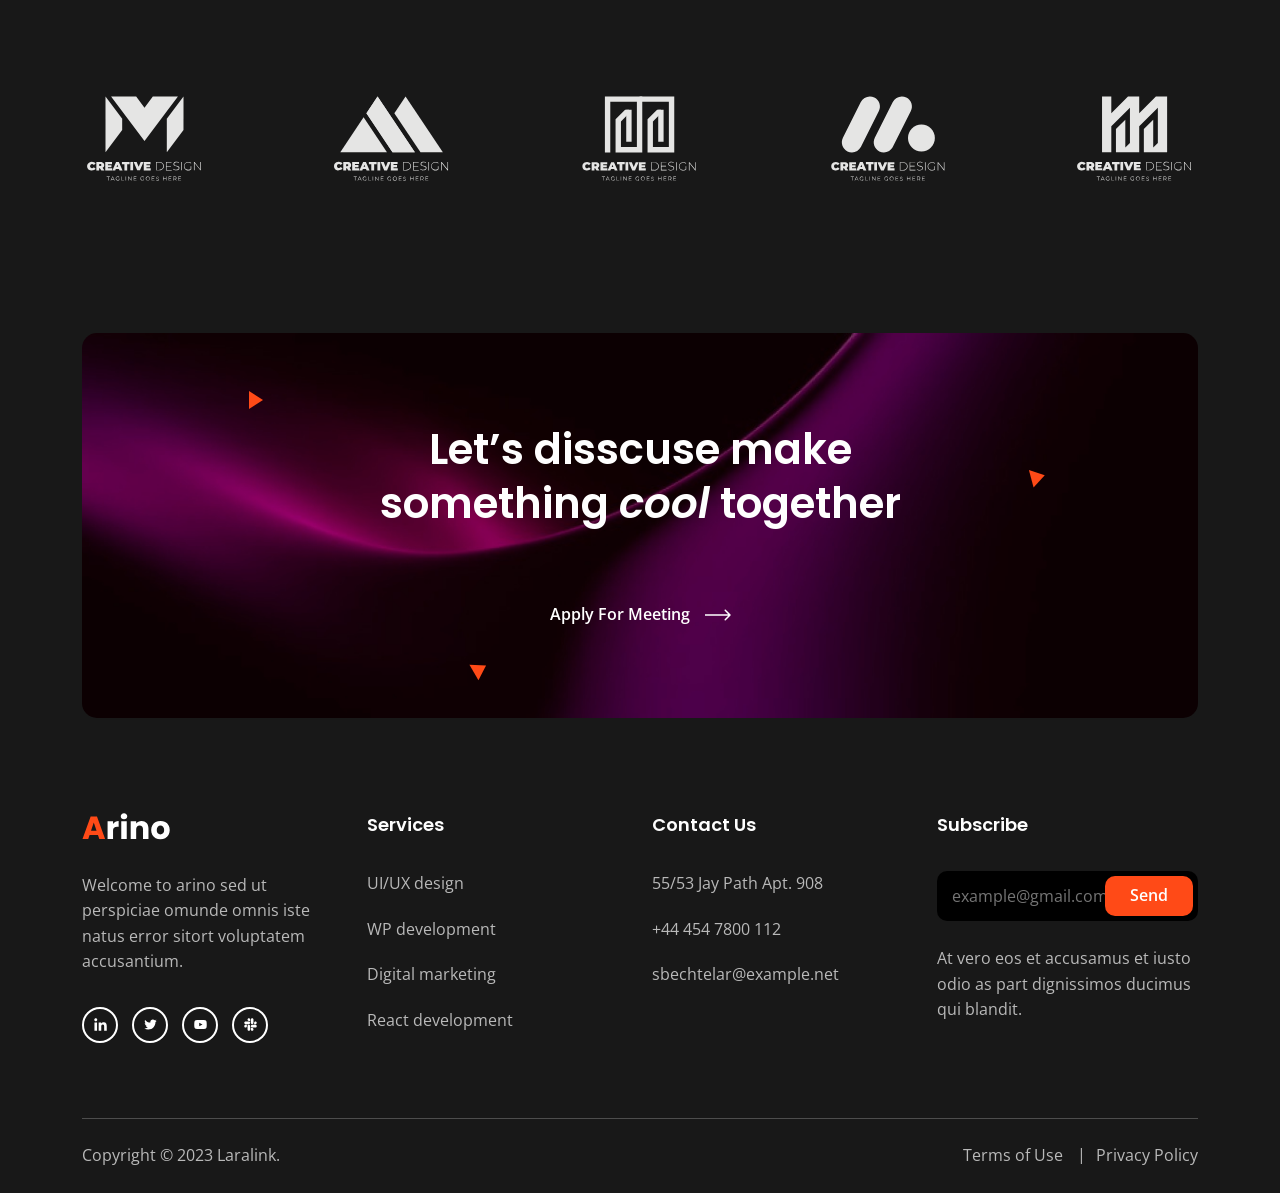
<file: creative-portfolio.html>
<!DOCTYPE html>
<html class="no-js" lang="en">
  <head>
    <!-- Meta Tags -->
    <meta charset="utf-8">
    <meta http-equiv="x-ua-compatible" content="ie=edge">
    <meta name="viewport" content="width=device-width, initial-scale=1">
    <meta name="author" content="Laralink">
    <!-- Favicon Icon -->
    <link rel="icon" href="assets/img/favicon.png">
    <!-- Site Title -->
    <title>Arino - Creative Agency Template</title>
    <link rel="stylesheet" href="assets/css/plugins/bootstrap.min.css">
    <link rel="stylesheet" href="assets/css/plugins/fontawesome.min.css">
    <link rel="stylesheet" href="assets/css/plugins/slick.css">
    <link rel="stylesheet" href="assets/css/plugins/lightgallery.min.css">
    <link rel="stylesheet" href="assets/css/plugins/animate.css">
    <link rel="stylesheet" href="assets/css/style.css">
  </head>
  <body>
    <div class="cs-preloader cs-center">
      <div class="cs-preloader_in"></div>
    </div>
    <!-- Start Header Section -->
    <header class="cs-site_header cs-style1 text-uppercase cs-sticky_header cs-site_header_full_width">
      <div class="cs-main_header">
        <div class="container">
          <div class="cs-main_header_in">
            <div class="cs-main_header_left">
              <a class="cs-site_branding" href="index.html">
                <img src="assets/img/logo.svg" alt="Logo">
              </a>
            </div>
            <div class="cs-main_header_center">
              <div class="cs-nav cs-primary_font cs-medium">
                <ul class="cs-nav_list">
                  <li class="menu-item-has-children cs-mega_menu">
                    <a href="index.html">Home</a>
                    <ul class="cs-mega_wrapper">
                      <li>
                        <ul>
                          <li>
                            <a href="index.html" class="cs-nav_list_img">
                              <img src="assets/img/demo/main-home.jpeg" alt="Thumb">
                            </a>
                            <a href="index.html">Main Home</a>
                          </li>
                          <li>
                            <a href="architecture-agency.html" class="cs-nav_list_img">
                              <img src="assets/img/demo/architecture-agency.jpeg" alt="Thumb">
                            </a>
                            <a href="architecture-agency.html">Architecture Agency</a>
                            <span class="cs-header_badge">New</span>
                          </li>
                        </ul>
                      </li>
                      <li>
                        <ul>
                          <li>
                            <a href="photography-agency.html" class="cs-nav_list_img">
                              <img src="assets/img/demo/photography-agency.jpeg" alt="Thumb">
                            </a>
                            <a href="photography-agency.html">Photography Agency</a>
                          </li>
                          <li>
                            <a href="creative-solution.html" class="cs-nav_list_img">
                              <img src="assets/img/demo/creative-solution.jpeg" alt="Thumb">
                            </a>
                            <a href="creative-solution.html">Creative Solution</a>
                            <span class="cs-header_badge">New</span>
                          </li>
                        </ul>
                      </li>
                      <li>
                        <ul>
                          <li>
                            <a href="creative-portfolio.html" class="cs-nav_list_img">
                              <img src="assets/img/demo/portfolio.jpeg" alt="Thumb">
                            </a>
                            <a href="creative-portfolio.html">Creative Portfolio</a>
                          </li>
                          <li>
                            <a href="personal-portfolio.html" class="cs-nav_list_img">
                              <img src="assets/img/demo/personal-portfolio.jpeg" alt="Thumb">
                              <span class="cs-header_badge">New</span>
                            </a>
                            <a href="personal-portfolio.html">Personal Portfolio</a>
                          </li>
                        </ul>
                      </li>
                      <li>
                        <ul>
                          <li>
                            <a href="digital-agency.html" class="cs-nav_list_img">
                              <img src="assets/img/demo/digital-agency.jpeg" alt="Thumb">
                            </a>
                            <a href="digital-agency.html">Digital Agency</a>
                          </li>
                          <li>
                            <a href="https://arino-html-rtl.vercel.app" target="_blank" class="cs-nav_list_img">
                              <img src="assets/img/demo/rtl.jpeg" alt="Thumb">
                            </a>
                            <a href="https://arino-html-rtl.vercel.app" target="_blank">RTL Demo</a>
                          </li>
                        </ul>
                      </li>
                      <li>
                        <ul>
                          <li>
                            <a href="marketing-agency.html" class="cs-nav_list_img">
                              <img src="assets/img/demo/marketing.jpeg" alt="Thumb">
                            </a>
                            <a href="marketing-agency.html">Marketing Agency</a>
                          </li>
                          <li>
                            <a href="showcase-portfolio.html" class="cs-nav_list_img">
                              <img src="assets/img/demo/portfolio-showcase.jpeg" alt="Thumb">
                            </a>
                            <a href="showcase-portfolio.html">Portfolio Showcase</a>
                          </li>
                          <li>
                            <a href="case-study-showcase.html" class="cs-nav_list_img">
                              <img src="assets/img/demo/case-study-showcase.jpeg" alt="Thumb">
                            </a>
                            <a href="case-study-showcase.html">Case Study Showcase</a>
                          </li>
                        </ul>
                      </li>
                      <li>
                        <ul>
                          <li>
                            <a href="freelancer-agency.html" class="cs-nav_list_img">
                              <img src="assets/img/demo/freelancer-agency.jpeg" alt="Thumb">
                            </a>
                            <a href="freelancer-agency.html">Freelancing Agency</a>
                          </li>
                          <li>
                            <a href="video-showcase.html" class="cs-nav_list_img">
                              <img src="assets/img/demo/video-showcase.jpeg" alt="Thumb">
                              <span class="cs-header_badge">New</span>
                            </a>
                            <a href="video-showcase.html">Video Showcase</a>
                          </li>
                        </ul>
                      </li>
                    </ul>
                  </li>
                  <li>
                    <a href="about.html">About</a>
                  </li>
                  <li class="menu-item-has-children">
                    <a href="service.html">Services</a>
                    <ul>
                      <li>
                        <a href="service.html">Services</a>
                      </li>
                      <li>
                        <a href="service-details.html">Service Details</a>
                      </li>
                    </ul>
                  </li>
                  <li class="menu-item-has-children">
                    <a href="portfolio.html">Portfolio</a>
                    <ul>
                      <li>
                        <a href="portfolio.html">Portfolio</a>
                      </li>
                      <li>
                        <a href="portfolio-details.html">Portfolio Details</a>
                      </li>
                    </ul>
                  </li>
                  <li class="menu-item-has-children">
                    <a href="blog.html">Blog</a>
                    <ul>
                      <li>
                        <a href="blog.html">Blog</a>
                      </li>
                      <li>
                        <a href="blog-details.html">Blog Details</a>
                      </li>
                    </ul>
                  </li>
                  <li class="menu-item-has-children">
                    <a href="shop.html">Shop</a>
                    <ul>
                      <li>
                        <a href="shop.html">Our Shop</a>
                      </li>
                      <li>
                        <a href="shop-product-details.html">Shop Details</a>
                      </li>
                      <li>
                        <a href="shop-cart.html">Cart</a>
                      </li>
                      <li>
                        <a href="shop-checkout.html">Checkout</a>
                      </li>
                      <li>
                        <a href="shop-order-recived.html">Success Order</a>
                      </li>
                      <li>
                        <a href="shop-wishlist.html">Wishlist</a>
                      </li>
                    </ul>
                  </li>
                  <li class="menu-item-has-children">
                    <a href="#">Pages</a>
                    <ul>
                      <li>
                        <a href="contact.html">Contact</a>
                      </li>
                      <li>
                        <a href="team.html">Team</a>
                      </li>
                      <li>
                        <a href="team-details.html">Team Details</a>
                      </li>
                      <li>
                        <a href="case-study.html">Case Study Details</a>
                      </li>
                      <li>
                        <a href="faq.html">FAQ</a>
                      </li>
                    </ul>
                  </li>
                </ul>
              </div>
            </div>
            <div class="cs-main_header_right">
              <div class="cs-toolbox">
                <span class="cs-icon_btn">
                  <span class="cs-icon_btn_in">
                    <span></span>
                    <span></span>
                    <span></span>
                    <span></span>
                  </span>
                </span>
              </div>
            </div>
          </div>
        </div>
      </div>
    </header>
    <div class="cs-side_header">
      <button class="cs-close"></button>
      <div class="cs-side_header_overlay"></div>
      <div class="cs-side_header_in">
        <div class="cs-side_header_shape"></div>
        <a class="cs-site_branding" href="index.html">
          <img src="assets/img/footer_logo.svg" alt="Logo">
        </a>
        <div class="cs-side_header_box">
          <h2 class="cs-side_header_heading">Do you have a project in your <br> mind? Keep connect us. </h2>
        </div>
        <div class="cs-side_header_box">
          <h3 class="cs-side_header_title cs-primary_color">Contact Us</h3>
          <ul class="cs-contact_info cs-style1 cs-mp0">
            <li>
              <svg width="18" height="18" viewBox="0 0 18 18" fill="none" xmlns="http://www.w3.org/2000/svg">
                <path d="M17 12.5C15.75 12.5 14.55 12.3 13.43 11.93C13.08 11.82 12.69 11.9 12.41 12.17L10.21 14.37C7.38 12.93 5.06 10.62 3.62 7.79L5.82 5.58C6.1 5.31 6.18 4.92 6.07 4.57C5.7 3.45 5.5 2.25 5.5 1C5.5 0.45 5.05 0 4.5 0H1C0.45 0 0 0.45 0 1C0 10.39 7.61 18 17 18C17.55 18 18 17.55 18 17V13.5C18 12.95 17.55 12.5 17 12.5ZM9 0V10L12 7H18V0H9Z" fill="#FF4A17" />
              </svg>
              <span>+44 454 7800 112</span>
            </li>
            <li>
              <svg width="20" height="18" viewBox="0 0 20 18" fill="none" xmlns="http://www.w3.org/2000/svg">
                <path d="M20 6.98V16C20 17.1 19.1 18 18 18H2C0.9 18 0 17.1 0 16V4C0 2.9 0.9 2 2 2H12.1C12.04 2.32 12 2.66 12 3C12 4.48 12.65 5.79 13.67 6.71L10 9L2 4V6L10 11L15.3 7.68C15.84 7.88 16.4 8 17 8C18.13 8 19.16 7.61 20 6.98ZM14 3C14 4.66 15.34 6 17 6C18.66 6 20 4.66 20 3C20 1.34 18.66 0 17 0C15.34 0 14 1.34 14 3Z" fill="#FF4A17" />
              </svg>
              <span>infotech@arino.com</span>
            </li>
            <li>
              <svg width="14" height="20" viewBox="0 0 14 20" fill="none" xmlns="http://www.w3.org/2000/svg">
                <path d="M7 0C3.13 0 0 3.13 0 7C0 12.25 7 20 7 20C7 20 14 12.25 14 7C14 3.13 10.87 0 7 0ZM7 9.5C5.62 9.5 4.5 8.38 4.5 7C4.5 5.62 5.62 4.5 7 4.5C8.38 4.5 9.5 5.62 9.5 7C9.5 8.38 8.38 9.5 7 9.5Z" fill="#FF4A17" />
              </svg>
              <span>50 Wall Street Suite, 44150 <br>Ohio, United States </span>
            </li>
          </ul>
        </div>
        <div class="cs-side_header_box">
          <h3 class="cs-side_header_title cs-primary_color">Subscribe</h3>
          <div class="cs-newsletter cs-style1">
            <form action="#" class="cs-newsletter_form">
              <input type="email" class="cs-newsletter_input" placeholder="example@gmail.com">
              <button class="cs-newsletter_btn">
                <span>Send</span>
              </button>
            </form>
            <div class="cs-newsletter_text">At vero eos et accusamus et iusto odio as part dignissimos ducimus qui blandit.</div>
          </div>
        </div>
        <div class="cs-side_header_box">
          <div class="cs-social_btns cs-style1">
            <a href="#" class="cs-center">
              <svg width="15" height="15" viewBox="0 0 15 15" fill="none" xmlns="http://www.w3.org/2000/svg">
                <path d="M4.04799 13.7497H1.45647V5.4043H4.04799V13.7497ZM2.75084 4.2659C1.92215 4.2659 1.25 3.57952 1.25 2.75084C1.25 2.35279 1.40812 1.97105 1.68958 1.68958C1.97105 1.40812 2.35279 1.25 2.75084 1.25C3.14888 1.25 3.53063 1.40812 3.81209 1.68958C4.09355 1.97105 4.25167 2.35279 4.25167 2.75084C4.25167 3.57952 3.57924 4.2659 2.75084 4.2659ZM13.7472 13.7497H11.1613V9.68722C11.1613 8.71903 11.1417 7.4774 9.81389 7.4774C8.46652 7.4774 8.26004 8.5293 8.26004 9.61747V13.7497H5.67132V5.4043H8.15681V6.54269H8.19308C8.53906 5.887 9.38421 5.19503 10.6451 5.19503C13.2679 5.19503 13.75 6.92215 13.75 9.16546V13.7497H13.7472Z" fill="white"></path>
              </svg>
            </a>
            <a href="#" class="cs-center">
              <svg width="13" height="11" viewBox="0 0 13 11" fill="none" xmlns="http://www.w3.org/2000/svg">
                <path d="M11.4651 2.95396C11.4731 3.065 11.4731 3.17606 11.4731 3.2871C11.4731 6.67383 8.89535 10.5761 4.18402 10.5761C2.73255 10.5761 1.38421 10.1557 0.25 9.42608C0.456226 9.44986 0.654494 9.4578 0.868655 9.4578C2.06629 9.4578 3.16879 9.0533 4.04918 8.36326C2.92291 8.33946 1.97906 7.60183 1.65386 6.5866C1.81251 6.61038 1.97112 6.62624 2.1377 6.62624C2.36771 6.62624 2.59774 6.59451 2.81188 6.53901C1.63802 6.30105 0.757595 5.26996 0.757595 4.02472V3.99301C1.09864 4.18336 1.49524 4.30233 1.91558 4.31818C1.22554 3.85814 0.773464 3.07294 0.773464 2.1846C0.773464 1.70872 0.900344 1.27249 1.12244 0.891774C2.38355 2.44635 4.27919 3.46156 6.40481 3.57262C6.36516 3.38226 6.34136 3.184 6.34136 2.9857C6.34136 1.57388 7.4835 0.423828 8.90323 0.423828C9.64086 0.423828 10.3071 0.733156 10.7751 1.23284C11.354 1.1218 11.9093 0.907643 12.401 0.614185C12.2106 1.20906 11.8061 1.70875 11.2748 2.02598C11.7903 1.97049 12.29 1.82769 12.75 1.62942C12.4011 2.13702 11.9648 2.5891 11.4651 2.95396V2.95396Z" fill="white"></path>
              </svg>
            </a>
            <a href="#" class="cs-center">
              <svg width="13" height="9" viewBox="0 0 13 9" fill="none" xmlns="http://www.w3.org/2000/svg">
                <path d="M12.4888 1.48066C12.345 0.939353 11.9215 0.513038 11.3837 0.368362C10.4089 0.105469 6.5 0.105469 6.5 0.105469C6.5 0.105469 2.59116 0.105469 1.61633 0.368362C1.07853 0.513061 0.65496 0.939353 0.5112 1.48066C0.25 2.4618 0.25 4.50887 0.25 4.50887C0.25 4.50887 0.25 6.55595 0.5112 7.53709C0.65496 8.0784 1.07853 8.48695 1.61633 8.63163C2.59116 8.89452 6.5 8.89452 6.5 8.89452C6.5 8.89452 10.4088 8.89452 11.3837 8.63163C11.9215 8.48695 12.345 8.0784 12.4888 7.53709C12.75 6.55595 12.75 4.50887 12.75 4.50887C12.75 4.50887 12.75 2.4618 12.4888 1.48066V1.48066ZM5.22158 6.36746V2.65029L8.48861 4.50892L5.22158 6.36746V6.36746Z" fill="white"></path>
              </svg>
            </a>
            <a href="#" class="cs-center">
              <svg width="13" height="13" viewBox="0 0 13 13" fill="none" xmlns="http://www.w3.org/2000/svg">
                <path d="M2.87612 8.149C2.87612 8.87165 2.28571 9.46205 1.56306 9.46205C0.840402 9.46205 0.25 8.87165 0.25 8.149C0.25 7.42634 0.840402 6.83594 1.56306 6.83594H2.87612V8.149ZM3.53795 8.149C3.53795 7.42634 4.12835 6.83594 4.851 6.83594C5.57366 6.83594 6.16406 7.42634 6.16406 8.149V11.4369C6.16406 12.1596 5.57366 12.75 4.851 12.75C4.12835 12.75 3.53795 12.1596 3.53795 11.4369V8.149ZM4.851 2.87612C4.12835 2.87612 3.53795 2.28571 3.53795 1.56306C3.53795 0.840402 4.12835 0.25 4.851 0.25C5.57366 0.25 6.16406 0.840402 6.16406 1.56306V2.87612H4.851V2.87612ZM4.851 3.53795C5.57366 3.53795 6.16406 4.12835 6.16406 4.851C6.16406 5.57366 5.57366 6.16406 4.851 6.16406H1.56306C0.840402 6.16406 0.25 5.57366 0.25 4.851C0.25 4.12835 0.840402 3.53795 1.56306 3.53795H4.851V3.53795ZM10.1239 4.851C10.1239 4.12835 10.7143 3.53795 11.4369 3.53795C12.1596 3.53795 12.75 4.12835 12.75 4.851C12.75 5.57366 12.1596 6.16406 11.4369 6.16406H10.1239V4.851V4.851ZM9.46205 4.851C9.46205 5.57366 8.87165 6.16406 8.149 6.16406C7.42634 6.16406 6.83594 5.57366 6.83594 4.851V1.56306C6.83594 0.840402 7.42634 0.25 8.149 0.25C8.87165 0.25 9.46205 0.840402 9.46205 1.56306V4.851V4.851ZM8.149 10.1239C8.87165 10.1239 9.46205 10.7143 9.46205 11.4369C9.46205 12.1596 8.87165 12.75 8.149 12.75C7.42634 12.75 6.83594 12.1596 6.83594 11.4369V10.1239H8.149ZM8.149 9.46205C7.42634 9.46205 6.83594 8.87165 6.83594 8.149C6.83594 7.42634 7.42634 6.83594 8.149 6.83594H11.4369C12.1596 6.83594 12.75 7.42634 12.75 8.149C12.75 8.87165 12.1596 9.46205 11.4369 9.46205H8.149Z" fill="white"></path>
              </svg>
            </a>
          </div>
        </div>
      </div>
    </div>
    <!-- End Header Section -->
    <!-- Start Hero -->
    <div class="cs-hero cs-style1 cs-type2" id="home">
      <div class="cs-hero_bg cs-bg cs-ripple_version cs-center" data-src="assets/img/hero_bg_4.jpeg">
        <div class="container">
          <div class="cs-hero_text text-center">
            <h1 class="cs-hero_title wow fadeInUp" data-wow-duration="0.8s" data-wow-delay="0.2s">
              <span class="cs-accent_color">A</span>rino Creative <br>Portfolio
            </h1>
            <a href="contact.html" class="cs-text_btn">
              <span>Let's talk</span>
              <svg width="26" height="12" viewBox="0 0 26 12" fill="none" xmlns="http://www.w3.org/2000/svg">
                <path d="M25.5303 6.53033C25.8232 6.23744 25.8232 5.76256 25.5303 5.46967L20.7574 0.696699C20.4645 0.403806 19.9896 0.403806 19.6967 0.696699C19.4038 0.989593 19.4038 1.46447 19.6967 1.75736L23.9393 6L19.6967 10.2426C19.4038 10.5355 19.4038 11.0104 19.6967 11.3033C19.9896 11.5962 20.4645 11.5962 20.7574 11.3033L25.5303 6.53033ZM0 6.75H25V5.25H0V6.75Z" fill="currentColor" />
              </svg>
            </a>
          </div>
        </div>
      </div>
      <div class="cs-hero_social_wrap cs-left_side cs-primary_font cs-primary_color">
        <div class="cs-hero_social_title">Follow Us</div>
        <ul class="cs-hero_social_links">
          <li>
            <a href="">Behance</a>
          </li>
          <li>
            <a href="">Twitter</a>
          </li>
        </ul>
      </div>
    </div>
    <!-- End Hero -->
    <div class="cs-height_150 cs-height_lg_80"></div>
    <!-- Start Project Section -->
    <div class="cs-portfolio cs-style2">
      <div class="cs-gradient_shape"></div>
      <div class="container">
        <div class="row align-items-center">
          <div class="col-lg-6">
            <div class="cs-portfolio_img">
              <h3 class="cs-portfolio_img_title">Web Development</h3>
              <div class="cs-portfolio_img_in cs-shine_hover_1 cs-radius_5">
                <img src="assets/img/portfolio_35.jpeg" alt="Portfolio" class="cs-w100">
              </div>
            </div>
          </div>
          <div class="col-xl-5 col-lg-6 offset-xl-1">
            <div class="cs-height_0 cs-height_lg_35"></div>
            <div class="cs-section_heading cs-style1">
              <h3 class="cs-section_subtitle">Project 01</h3>
              <h2 class="cs-section_title">Winery eCommerce website design & development</h2>
              <div class="cs-height_45 cs-height_lg_20"></div>
              <a href="portfolio-details.html" class="cs-text_btn wow fadeInLeft" data-wow-duration="0.8s" data-wow-delay="0.2s">
                <span>See Details</span>
                <svg width="26" height="12" viewBox="0 0 26 12" fill="none" xmlns="http://www.w3.org/2000/svg">
                  <path d="M25.5303 6.53033C25.8232 6.23744 25.8232 5.76256 25.5303 5.46967L20.7574 0.696699C20.4645 0.403806 19.9896 0.403806 19.6967 0.696699C19.4038 0.989593 19.4038 1.46447 19.6967 1.75736L23.9393 6L19.6967 10.2426C19.4038 10.5355 19.4038 11.0104 19.6967 11.3033C19.9896 11.5962 20.4645 11.5962 20.7574 11.3033L25.5303 6.53033ZM0 6.75H25V5.25H0V6.75Z" fill="currentColor"></path>
                </svg>
              </a>
            </div>
          </div>
        </div>
      </div>
    </div>
    <div class="cs-height_100 cs-height_lg_70"></div>
    <div class="cs-portfolio cs-style2 cs-type1">
      <div class="cs-gradient_shape"></div>
      <div class="container">
        <div class="row align-items-center cs-column_reverse_lg">
          <div class="col-xl-5 col-lg-6">
            <div class="cs-height_0 cs-height_lg_35"></div>
            <div class="cs-section_heading cs-style1 ">
              <h3 class="cs-section_subtitle">Project 02</h3>
              <h2 class="cs-section_title">Euro corporate agency for healthy environment</h2>
              <div class="cs-height_45 cs-height_lg_20"></div>
              <a href="portfolio-details.html" class="cs-text_btn wow fadeInLeft" data-wow-duration="0.8s" data-wow-delay="0.2s">
                <span>See Details</span>
                <svg width="26" height="12" viewBox="0 0 26 12" fill="none" xmlns="http://www.w3.org/2000/svg">
                  <path d="M25.5303 6.53033C25.8232 6.23744 25.8232 5.76256 25.5303 5.46967L20.7574 0.696699C20.4645 0.403806 19.9896 0.403806 19.6967 0.696699C19.4038 0.989593 19.4038 1.46447 19.6967 1.75736L23.9393 6L19.6967 10.2426C19.4038 10.5355 19.4038 11.0104 19.6967 11.3033C19.9896 11.5962 20.4645 11.5962 20.7574 11.3033L25.5303 6.53033ZM0 6.75H25V5.25H0V6.75Z" fill="currentColor"></path>
                </svg>
              </a>
            </div>
          </div>
          <div class="col-lg-6 offset-xl-1">
            <div class="cs-portfolio_img">
              <h3 class="cs-portfolio_img_title">Branding</h3>
              <div class="cs-portfolio_img_in cs-shine_hover_1 cs-radius_5">
                <img src="assets/img/portfolio_36.jpeg" alt="Portfolio" class="cs-w100">
              </div>
            </div>
          </div>
        </div>
      </div>
    </div>
    <div class="cs-height_100 cs-height_lg_70"></div>
    <div class="cs-portfolio cs-style2">
      <div class="cs-gradient_shape"></div>
      <div class="container">
        <div class="row align-items-center">
          <div class="col-lg-6">
            <div class="cs-portfolio_img">
              <h3 class="cs-portfolio_img_title">UI Design</h3>
              <div class="cs-portfolio_img_in cs-shine_hover_1 cs-radius_5">
                <img src="assets/img/portfolio_37.jpeg" alt="Portfolio" class="cs-w100">
              </div>
            </div>
          </div>
          <div class="col-xl-5 col-lg-6 offset-xl-1">
            <div class="cs-height_0 cs-height_lg_35"></div>
            <div class="cs-section_heading cs-style1 ">
              <h3 class="cs-section_subtitle">Project 03</h3>
              <h2 class="cs-section_title">Powerful admin dashboard design</h2>
              <div class="cs-height_45 cs-height_lg_20"></div>
              <a href="portfolio-details.html" class="cs-text_btn wow fadeInLeft" data-wow-duration="0.8s" data-wow-delay="0.2s">
                <span>See Details</span>
                <svg width="26" height="12" viewBox="0 0 26 12" fill="none" xmlns="http://www.w3.org/2000/svg">
                  <path d="M25.5303 6.53033C25.8232 6.23744 25.8232 5.76256 25.5303 5.46967L20.7574 0.696699C20.4645 0.403806 19.9896 0.403806 19.6967 0.696699C19.4038 0.989593 19.4038 1.46447 19.6967 1.75736L23.9393 6L19.6967 10.2426C19.4038 10.5355 19.4038 11.0104 19.6967 11.3033C19.9896 11.5962 20.4645 11.5962 20.7574 11.3033L25.5303 6.53033ZM0 6.75H25V5.25H0V6.75Z" fill="currentColor"></path>
                </svg>
              </a>
            </div>
          </div>
        </div>
      </div>
    </div>
    <div class="cs-height_100 cs-height_lg_70"></div>
    <div class="cs-portfolio cs-style2 cs-type1">
      <div class="cs-gradient_shape"></div>
      <div class="container">
        <div class="row align-items-center cs-column_reverse_lg">
          <div class="col-xl-5 col-lg-6">
            <div class="cs-height_0 cs-height_lg_35"></div>
            <div class="cs-section_heading cs-style1 ">
              <h3 class="cs-section_subtitle">Project 04</h3>
              <h2 class="cs-section_title">Crypto financial trading apps for hedge fund</h2>
              <div class="cs-height_45 cs-height_lg_20"></div>
              <a href="portfolio-details.html" class="cs-text_btn wow fadeInLeft" data-wow-duration="0.8s" data-wow-delay="0.2s">
                <span>See Details</span>
                <svg width="26" height="12" viewBox="0 0 26 12" fill="none" xmlns="http://www.w3.org/2000/svg">
                  <path d="M25.5303 6.53033C25.8232 6.23744 25.8232 5.76256 25.5303 5.46967L20.7574 0.696699C20.4645 0.403806 19.9896 0.403806 19.6967 0.696699C19.4038 0.989593 19.4038 1.46447 19.6967 1.75736L23.9393 6L19.6967 10.2426C19.4038 10.5355 19.4038 11.0104 19.6967 11.3033C19.9896 11.5962 20.4645 11.5962 20.7574 11.3033L25.5303 6.53033ZM0 6.75H25V5.25H0V6.75Z" fill="currentColor"></path>
                </svg>
              </a>
            </div>
          </div>
          <div class="col-lg-6 offset-xl-1">
            <div class="cs-portfolio_img">
              <h3 class="cs-portfolio_img_title">Apps Design</h3>
              <div class="cs-portfolio_img_in cs-shine_hover_1 cs-radius_5">
                <img src="assets/img/portfolio_38.jpeg" alt="Portfolio" class="cs-w100">
              </div>
            </div>
          </div>
        </div>
      </div>
    </div>
    <!-- End Project Section -->
    <div class="cs-height_145 cs-height_lg_80"></div>
    <!-- Start Case Study -->
    <div class="container">
      <div class="cs-section_heading cs-style1 text-center">
        <h3 class="cs-section_subtitle">Case Study</h3>
        <h2 class="cs-section_title wow fadeInUp" data-wow-duration="0.8s" data-wow-delay="0.2s">Featured case study</h2>
      </div>
      <div class="cs-height_90 cs-height_lg_45"></div>
    </div>
    <div class="cs-case_study text-end">
      <div class="cs-case_study_bg">
        <div class="cs-bg" data-src="assets/img/case_study_2.jpeg"></div>
        <div class="cs-accent_bg"></div>
      </div>
      <h2 class="cs-case_study_title wow fadeInRight" data-wow-duration="0.8s" data-wow-delay="0.2s">
        <a href="case-study.html">
          <span>Analysis lead</span>
          <br>
          <span>more efficiently</span>
        </a>
      </h2>
    </div>
    <div class="cs-case_study">
      <div class="cs-case_study_bg">
        <div class="cs-accent_bg"></div>
        <div class="cs-bg" data-src="assets/img/case_study_1.jpeg"></div>
      </div>
      <h2 class="cs-case_study_title wow fadeInLeft" data-wow-duration="0.8s" data-wow-delay="0.2s">
        <a href="case-study.html">
          <span>Ubar food app</span>
          <br>
          <span>case study</span>
        </a>
      </h2>
    </div>
    <!-- End Case Study -->
    <div class="cs-height_150 cs-height_lg_80"></div>
    <!-- Start Testimonial Section -->
    <section class="cs-gradient_bg_1 cs-shape_wrap_3 cs-parallax">
      <div class="cs-shape_3 cs-to_up">
        <svg width="162" height="181" viewBox="0 0 162 181" fill="none" xmlns="http://www.w3.org/2000/svg">
          <path d="M156.833 178.434C156.833 177.053 157.954 175.932 159.335 175.932C160.716 175.932 161.837 177.053 161.837 178.434C161.837 179.814 160.716 180.935 159.335 180.935C157.954 180.935 156.833 179.814 156.833 178.434Z" fill="#FF4A17" />
          <path d="M117.65 178.434C117.65 177.053 118.771 175.932 120.152 175.932C121.533 175.932 122.653 177.053 122.653 178.434C122.653 179.814 121.533 180.935 120.152 180.935C118.771 180.935 117.65 179.814 117.65 178.434Z" fill="#FF4A17" />
          <path d="M78.4694 178.434C78.4694 177.053 79.5902 175.932 80.971 175.932C82.3517 175.932 83.4726 177.053 83.4726 178.434C83.4726 179.814 82.3517 180.935 80.971 180.935C79.5876 180.935 78.4694 179.814 78.4694 178.434Z" fill="#FF4A17" />
          <path d="M39.286 178.434C39.286 177.053 40.4069 175.932 41.7876 175.932C43.1684 175.932 44.2893 177.053 44.2893 178.434C44.2893 179.814 43.1684 180.935 41.7876 180.935C40.4069 180.935 39.286 179.814 39.286 178.434Z" fill="#FF4A17" />
          <path d="M0.102661 178.434C0.102661 177.053 1.22354 175.932 2.60429 175.932C3.98504 175.932 5.10591 177.053 5.10591 178.434C5.10591 179.814 3.98504 180.935 2.60429 180.935C1.22091 180.935 0.102661 179.814 0.102661 178.434Z" fill="#FF4A17" />
          <path d="M156.833 143.419C156.833 142.038 157.954 140.917 159.335 140.917C160.716 140.917 161.837 142.038 161.837 143.419C161.837 144.799 160.716 145.92 159.335 145.92C157.954 145.92 156.833 144.799 156.833 143.419Z" fill="#FF4A17" />
          <path d="M117.65 143.419C117.65 142.038 118.771 140.917 120.152 140.917C121.533 140.917 122.653 142.038 122.653 143.419C122.653 144.799 121.533 145.92 120.152 145.92C118.771 145.92 117.65 144.799 117.65 143.419Z" fill="#FF4A17" />
          <path d="M78.4694 143.419C78.4694 142.038 79.5902 140.917 80.971 140.917C82.3517 140.917 83.4726 142.038 83.4726 143.419C83.4726 144.799 82.3517 145.92 80.971 145.92C79.5876 145.92 78.4694 144.799 78.4694 143.419Z" fill="#FF4A17" />
          <path d="M39.286 143.419C39.286 142.038 40.4069 140.917 41.7876 140.917C43.1684 140.917 44.2893 142.038 44.2893 143.419C44.2893 144.799 43.1684 145.92 41.7876 145.92C40.4069 145.92 39.286 144.799 39.286 143.419Z" fill="#FF4A17" />
          <path d="M0.102661 143.419C0.102661 142.038 1.22354 140.917 2.60429 140.917C3.98504 140.917 5.10591 142.038 5.10591 143.419C5.10591 144.799 3.98504 145.92 2.60429 145.92C1.22091 145.92 0.102661 144.799 0.102661 143.419Z" fill="#FF4A17" />
          <path d="M156.833 108.404C156.833 107.023 157.954 105.902 159.335 105.902C160.716 105.902 161.837 107.023 161.837 108.404C161.837 109.785 160.716 110.906 159.335 110.906C157.954 110.906 156.833 109.787 156.833 108.404Z" fill="#FF4A17" />
          <path d="M120.152 110.906C121.533 110.906 122.653 109.786 122.653 108.404C122.653 107.022 121.533 105.902 120.152 105.902C118.77 105.902 117.65 107.022 117.65 108.404C117.65 109.786 118.77 110.906 120.152 110.906Z" fill="#FF4A17" />
          <path d="M80.9684 110.906C82.35 110.906 83.47 109.786 83.47 108.404C83.47 107.022 82.35 105.902 80.9684 105.902C79.5868 105.902 78.4668 107.022 78.4668 108.404C78.4668 109.786 79.5868 110.906 80.9684 110.906Z" fill="#FF4A17" />
          <path d="M39.286 108.404C39.286 107.023 40.4069 105.902 41.7876 105.902C43.1684 105.902 44.2893 107.023 44.2893 108.404C44.2893 109.785 43.1684 110.906 41.7876 110.906C40.4069 110.906 39.286 109.787 39.286 108.404Z" fill="#FF4A17" />
          <path d="M0.102661 108.404C0.102661 107.023 1.22354 105.902 2.60429 105.902C3.98504 105.902 5.10591 107.023 5.10591 108.404C5.10591 109.785 3.98504 110.906 2.60429 110.906C1.22091 110.906 0.102661 109.787 0.102661 108.404Z" fill="#FF4A17" />
          <path d="M156.833 73.3918C156.833 72.011 157.954 70.8901 159.335 70.8901C160.716 70.8901 161.837 72.011 161.837 73.3918C161.837 74.7725 160.716 75.8934 159.335 75.8934C157.954 75.8908 156.833 74.7725 156.833 73.3918Z" fill="#FF4A17" />
          <path d="M120.152 75.8934C121.533 75.8934 122.653 74.7734 122.653 73.3918C122.653 72.0102 121.533 70.8901 120.152 70.8901C118.77 70.8901 117.65 72.0102 117.65 73.3918C117.65 74.7734 118.77 75.8934 120.152 75.8934Z" fill="#FF4A17" />
          <path d="M80.9684 75.8934C82.35 75.8934 83.47 74.7734 83.47 73.3918C83.47 72.0102 82.35 70.8901 80.9684 70.8901C79.5868 70.8901 78.4668 72.0102 78.4668 73.3918C78.4668 74.7734 79.5868 75.8934 80.9684 75.8934Z" fill="#FF4A17" />
          <path d="M39.286 73.3918C39.286 72.011 40.4069 70.8901 41.7876 70.8901C43.1684 70.8901 44.2893 72.011 44.2893 73.3918C44.2893 74.7725 43.1684 75.8934 41.7876 75.8934C40.4069 75.8934 39.286 74.7725 39.286 73.3918Z" fill="#FF4A17" />
          <path d="M0.102661 73.3918C0.102661 72.011 1.22354 70.8901 2.60429 70.8901C3.98504 70.8901 5.10591 72.011 5.10591 73.3918C5.10591 74.7725 3.98504 75.8934 2.60429 75.8934C1.22091 75.8908 0.102661 74.7725 0.102661 73.3918Z" fill="#FF4A17" />
          <path d="M156.833 38.3766C156.833 36.9959 157.954 35.875 159.335 35.875C160.716 35.875 161.837 36.9959 161.837 38.3766C161.837 39.7574 160.716 40.8782 159.335 40.8782C157.954 40.8756 156.833 39.7574 156.833 38.3766Z" fill="#FF4A17" />
          <path d="M120.152 40.8782C121.533 40.8782 122.653 39.7582 122.653 38.3766C122.653 36.995 121.533 35.875 120.152 35.875C118.77 35.875 117.65 36.995 117.65 38.3766C117.65 39.7582 118.77 40.8782 120.152 40.8782Z" fill="#FF4A17" />
          <path d="M80.9684 40.8782C82.35 40.8782 83.47 39.7582 83.47 38.3766C83.47 36.995 82.35 35.875 80.9684 35.875C79.5868 35.875 78.4668 36.995 78.4668 38.3766C78.4668 39.7582 79.5868 40.8782 80.9684 40.8782Z" fill="#FF4A17" />
          <path d="M39.286 38.3766C39.286 36.9959 40.4069 35.875 41.7876 35.875C43.1684 35.875 44.2893 36.9959 44.2893 38.3766C44.2893 39.7574 43.1684 40.8782 41.7876 40.8782C40.4069 40.8782 39.286 39.7574 39.286 38.3766Z" fill="#FF4A17" />
          <path d="M0.102661 38.3766C0.102661 36.9959 1.22354 35.875 2.60429 35.875C3.98504 35.875 5.10591 36.9959 5.10591 38.3766C5.10591 39.7574 3.98504 40.8782 2.60429 40.8782C1.22091 40.8756 0.102661 39.7574 0.102661 38.3766Z" fill="#FF4A17" />
          <path d="M156.833 3.36198C156.833 1.98123 157.954 0.860352 159.335 0.860352C160.716 0.860352 161.837 1.98123 161.837 3.36198C161.837 4.74273 160.716 5.8636 159.335 5.8636C157.954 5.8636 156.833 4.74273 156.833 3.36198Z" fill="#FF4A17" />
          <path d="M117.65 3.36198C117.65 1.98123 118.771 0.860352 120.152 0.860352C121.533 0.860352 122.653 1.98123 122.653 3.36198C122.653 4.74273 121.533 5.8636 120.152 5.8636C118.771 5.8636 117.65 4.74273 117.65 3.36198Z" fill="#FF4A17" />
          <path d="M78.4694 3.36198C78.4694 1.98123 79.5902 0.860352 80.971 0.860352C82.3517 0.860352 83.4726 1.98123 83.4726 3.36198C83.4726 4.74273 82.3517 5.8636 80.971 5.8636C79.5876 5.8636 78.4694 4.74273 78.4694 3.36198Z" fill="#FF4A17" />
          <path d="M39.286 3.36198C39.286 1.98123 40.4069 0.860352 41.7876 0.860352C43.1684 0.860352 44.2893 1.98123 44.2893 3.36198C44.2893 4.74273 43.1684 5.8636 41.7876 5.8636C40.4069 5.8636 39.286 4.74273 39.286 3.36198Z" fill="#FF4A17" />
          <path d="M0.102661 3.36198C0.102661 1.98123 1.22354 0.860352 2.60429 0.860352C3.98504 0.860352 5.10591 1.98123 5.10591 3.36198C5.10591 4.74273 3.98504 5.8636 2.60429 5.8636C1.22091 5.8636 0.102661 4.74273 0.102661 3.36198Z" fill="#FF4A17" />
        </svg>
      </div>
      <div class="cs-height_130 cs-height_lg_80"></div>
      <div class="container">
        <div class="cs-testimonial_slider">
          <div class="cs-testimonial_slider_left">
            <div class="slider-nav cs-style1">
              <div class="slider-for_item item-nav">
                <div class="slider-nav_item">
                  <div class="cs-rotate_img">
                    <div class="cs-rotate_img_in">
                      <img src="assets/img/testimonial_1.jpeg" alt="Nav Image">
                    </div>
                  </div>
                </div>
              </div>
              <div class="slider-for_item item-nav">
                <div class="slider-nav_item">
                  <div class="cs-rotate_img">
                    <div class="cs-rotate_img_in">
                      <img src="assets/img/testimonial_2.jpeg" alt="Nav Image">
                    </div>
                  </div>
                </div>
              </div>
              <div class="slider-for_item item-nav">
                <div class="slider-nav_item">
                  <div class="cs-rotate_img">
                    <div class="cs-rotate_img_in">
                      <img src="assets/img/testimonial_3.jpeg" alt="Nav Image">
                    </div>
                  </div>
                </div>
              </div>
              <div class="slider-for_item item-nav">
                <div class="slider-nav_item">
                  <div class="cs-rotate_img">
                    <div class="cs-rotate_img_in">
                      <img src="assets/img/testimonial_1.jpeg" alt="Nav Image">
                    </div>
                  </div>
                </div>
              </div>
              <div class="slider-for_item item-nav">
                <div class="slider-nav_item">
                  <div class="cs-rotate_img">
                    <div class="cs-rotate_img_in">
                      <img src="assets/img/testimonial_2.jpeg" alt="Nav Image">
                    </div>
                  </div>
                </div>
              </div>
              <div class="slider-for_item item-nav">
                <div class="slider-nav_item">
                  <div class="cs-rotate_img">
                    <div class="cs-rotate_img_in">
                      <img src="assets/img/testimonial_3.jpeg" alt="Nav Image">
                    </div>
                  </div>
                </div>
              </div>
            </div>
          </div>
          <div class="cs-testimonial_slider_right">
            <div class="slider-for cs-style1">
              <div class="slider-for_item">
                <div class="cs-testimonial cs-style1">
                  <div class="cs-testimonial_quote">
                    <svg width="42" height="38" viewBox="0 0 42 38" fill="none" xmlns="http://www.w3.org/2000/svg">
                      <path d="M37.928 18.9982H31.4175V13.7899C31.4175 10.9172 33.7532 8.58154 36.6259 8.58154H37.2769C38.3593 8.58154 39.23 7.71077 39.23 6.62842V2.72217C39.23 1.63981 38.3593 0.769043 37.2769 0.769043H36.6259C29.4319 0.769043 23.605 6.59587 23.605 13.7899V33.3211C23.605 35.4777 25.3547 37.2274 27.5113 37.2274H37.928C40.0845 37.2274 41.8342 35.4777 41.8342 33.3211V22.9045C41.8342 20.7479 40.0845 18.9982 37.928 18.9982ZM14.4905 18.9982H7.98004V13.7899C7.98004 10.9172 10.3157 8.58154 13.1884 8.58154H13.8394C14.9218 8.58154 15.7925 7.71077 15.7925 6.62842V2.72217C15.7925 1.63981 14.9218 0.769043 13.8394 0.769043H13.1884C5.99436 0.769043 0.167542 6.59587 0.167542 13.7899V33.3211C0.167542 35.4777 1.91722 37.2274 4.07379 37.2274H14.4905C16.647 37.2274 18.3967 35.4777 18.3967 33.3211V22.9045C18.3967 20.7479 16.647 18.9982 14.4905 18.9982Z" fill="white" />
                    </svg>
                  </div>
                  <div class="cs-testimonial_text">I wish I would have thought of it first. Creative agency is the most tech valuable business resource we have ever purchased. Dude your stuff is the bomb! eaque ipsa quae ab illo inventore veritatis et quasi architecto beatae vitae dicta sunt to the explicabo.</div>
                  <div class="cs-rating" data-rating="4">
                    <div class="cs-rating_bg" data-src="assets/img/rating.svg"></div>
                    <div class="cs-rating_percentage" data-src="assets/img/rating.svg"></div>
                  </div>
                  <h2 class="cs-testimonial_avatar_name">Ahon Monsery</h2>
                  <div class="cs-testimonial_avatar_designation text-uppercase">CEO AT TECH</div>
                </div>
              </div>
              <div class="slider-for_item">
                <div class="cs-testimonial cs-style1">
                  <div class="cs-testimonial_quote">
                    <svg width="42" height="38" viewBox="0 0 42 38" fill="none" xmlns="http://www.w3.org/2000/svg">
                      <path d="M37.928 18.9982H31.4175V13.7899C31.4175 10.9172 33.7532 8.58154 36.6259 8.58154H37.2769C38.3593 8.58154 39.23 7.71077 39.23 6.62842V2.72217C39.23 1.63981 38.3593 0.769043 37.2769 0.769043H36.6259C29.4319 0.769043 23.605 6.59587 23.605 13.7899V33.3211C23.605 35.4777 25.3547 37.2274 27.5113 37.2274H37.928C40.0845 37.2274 41.8342 35.4777 41.8342 33.3211V22.9045C41.8342 20.7479 40.0845 18.9982 37.928 18.9982ZM14.4905 18.9982H7.98004V13.7899C7.98004 10.9172 10.3157 8.58154 13.1884 8.58154H13.8394C14.9218 8.58154 15.7925 7.71077 15.7925 6.62842V2.72217C15.7925 1.63981 14.9218 0.769043 13.8394 0.769043H13.1884C5.99436 0.769043 0.167542 6.59587 0.167542 13.7899V33.3211C0.167542 35.4777 1.91722 37.2274 4.07379 37.2274H14.4905C16.647 37.2274 18.3967 35.4777 18.3967 33.3211V22.9045C18.3967 20.7479 16.647 18.9982 14.4905 18.9982Z" fill="white" />
                    </svg>
                  </div>
                  <div class="cs-testimonial_text">I wish I would have thought of it first. Creative agency is the most tech valuable business resource we have ever purchased. Dude your stuff is the bomb! eaque ipsa quae ab illo inventore veritatis et quasi architecto beatae vitae dicta sunt to the explicabo.</div>
                  <div class="cs-rating" data-rating="4">
                    <div class="cs-rating_bg" data-src="assets/img/rating.svg"></div>
                    <div class="cs-rating_percentage" data-src="assets/img/rating.svg"></div>
                  </div>
                  <h2 class="cs-testimonial_avatar_name">Ahon Monsery</h2>
                  <div class="cs-testimonial_avatar_designation text-uppercase">CEO AT TECH</div>
                </div>
              </div>
              <div class="slider-for_item">
                <div class="cs-testimonial cs-style1">
                  <div class="cs-testimonial_quote">
                    <svg width="42" height="38" viewBox="0 0 42 38" fill="none" xmlns="http://www.w3.org/2000/svg">
                      <path d="M37.928 18.9982H31.4175V13.7899C31.4175 10.9172 33.7532 8.58154 36.6259 8.58154H37.2769C38.3593 8.58154 39.23 7.71077 39.23 6.62842V2.72217C39.23 1.63981 38.3593 0.769043 37.2769 0.769043H36.6259C29.4319 0.769043 23.605 6.59587 23.605 13.7899V33.3211C23.605 35.4777 25.3547 37.2274 27.5113 37.2274H37.928C40.0845 37.2274 41.8342 35.4777 41.8342 33.3211V22.9045C41.8342 20.7479 40.0845 18.9982 37.928 18.9982ZM14.4905 18.9982H7.98004V13.7899C7.98004 10.9172 10.3157 8.58154 13.1884 8.58154H13.8394C14.9218 8.58154 15.7925 7.71077 15.7925 6.62842V2.72217C15.7925 1.63981 14.9218 0.769043 13.8394 0.769043H13.1884C5.99436 0.769043 0.167542 6.59587 0.167542 13.7899V33.3211C0.167542 35.4777 1.91722 37.2274 4.07379 37.2274H14.4905C16.647 37.2274 18.3967 35.4777 18.3967 33.3211V22.9045C18.3967 20.7479 16.647 18.9982 14.4905 18.9982Z" fill="white" />
                    </svg>
                  </div>
                  <div class="cs-testimonial_text">I wish I would have thought of it first. Creative agency is the most tech valuable business resource we have ever purchased. Dude your stuff is the bomb! eaque ipsa quae ab illo inventore veritatis et quasi architecto beatae vitae dicta sunt to the explicabo.</div>
                  <div class="cs-rating" data-rating="4">
                    <div class="cs-rating_bg" data-src="assets/img/rating.svg"></div>
                    <div class="cs-rating_percentage" data-src="assets/img/rating.svg"></div>
                  </div>
                  <h2 class="cs-testimonial_avatar_name">Ahon Monsery</h2>
                  <div class="cs-testimonial_avatar_designation text-uppercase">CEO AT TECH</div>
                </div>
              </div>
              <div class="slider-for_item">
                <div class="cs-testimonial cs-style1">
                  <div class="cs-testimonial_quote">
                    <svg width="42" height="38" viewBox="0 0 42 38" fill="none" xmlns="http://www.w3.org/2000/svg">
                      <path d="M37.928 18.9982H31.4175V13.7899C31.4175 10.9172 33.7532 8.58154 36.6259 8.58154H37.2769C38.3593 8.58154 39.23 7.71077 39.23 6.62842V2.72217C39.23 1.63981 38.3593 0.769043 37.2769 0.769043H36.6259C29.4319 0.769043 23.605 6.59587 23.605 13.7899V33.3211C23.605 35.4777 25.3547 37.2274 27.5113 37.2274H37.928C40.0845 37.2274 41.8342 35.4777 41.8342 33.3211V22.9045C41.8342 20.7479 40.0845 18.9982 37.928 18.9982ZM14.4905 18.9982H7.98004V13.7899C7.98004 10.9172 10.3157 8.58154 13.1884 8.58154H13.8394C14.9218 8.58154 15.7925 7.71077 15.7925 6.62842V2.72217C15.7925 1.63981 14.9218 0.769043 13.8394 0.769043H13.1884C5.99436 0.769043 0.167542 6.59587 0.167542 13.7899V33.3211C0.167542 35.4777 1.91722 37.2274 4.07379 37.2274H14.4905C16.647 37.2274 18.3967 35.4777 18.3967 33.3211V22.9045C18.3967 20.7479 16.647 18.9982 14.4905 18.9982Z" fill="white" />
                    </svg>
                  </div>
                  <div class="cs-testimonial_text">I wish I would have thought of it first. Creative agency is the most tech valuable business resource we have ever purchased. Dude your stuff is the bomb! eaque ipsa quae ab illo inventore veritatis et quasi architecto beatae vitae dicta sunt to the explicabo.</div>
                  <div class="cs-rating" data-rating="4">
                    <div class="cs-rating_bg" data-src="assets/img/rating.svg"></div>
                    <div class="cs-rating_percentage" data-src="assets/img/rating.svg"></div>
                  </div>
                  <h2 class="cs-testimonial_avatar_name">Ahon Monsery</h2>
                  <div class="cs-testimonial_avatar_designation text-uppercase">CEO AT TECH</div>
                </div>
              </div>
              <div class="slider-for_item">
                <div class="cs-testimonial cs-style1">
                  <div class="cs-testimonial_quote">
                    <svg width="42" height="38" viewBox="0 0 42 38" fill="none" xmlns="http://www.w3.org/2000/svg">
                      <path d="M37.928 18.9982H31.4175V13.7899C31.4175 10.9172 33.7532 8.58154 36.6259 8.58154H37.2769C38.3593 8.58154 39.23 7.71077 39.23 6.62842V2.72217C39.23 1.63981 38.3593 0.769043 37.2769 0.769043H36.6259C29.4319 0.769043 23.605 6.59587 23.605 13.7899V33.3211C23.605 35.4777 25.3547 37.2274 27.5113 37.2274H37.928C40.0845 37.2274 41.8342 35.4777 41.8342 33.3211V22.9045C41.8342 20.7479 40.0845 18.9982 37.928 18.9982ZM14.4905 18.9982H7.98004V13.7899C7.98004 10.9172 10.3157 8.58154 13.1884 8.58154H13.8394C14.9218 8.58154 15.7925 7.71077 15.7925 6.62842V2.72217C15.7925 1.63981 14.9218 0.769043 13.8394 0.769043H13.1884C5.99436 0.769043 0.167542 6.59587 0.167542 13.7899V33.3211C0.167542 35.4777 1.91722 37.2274 4.07379 37.2274H14.4905C16.647 37.2274 18.3967 35.4777 18.3967 33.3211V22.9045C18.3967 20.7479 16.647 18.9982 14.4905 18.9982Z" fill="white" />
                    </svg>
                  </div>
                  <div class="cs-testimonial_text">I wish I would have thought of it first. Creative agency is the most tech valuable business resource we have ever purchased. Dude your stuff is the bomb! eaque ipsa quae ab illo inventore veritatis et quasi architecto beatae vitae dicta sunt to the explicabo.</div>
                  <div class="cs-rating" data-rating="4">
                    <div class="cs-rating_bg" data-src="assets/img/rating.svg"></div>
                    <div class="cs-rating_percentage" data-src="assets/img/rating.svg"></div>
                  </div>
                  <h2 class="cs-testimonial_avatar_name">Ahon Monsery</h2>
                  <div class="cs-testimonial_avatar_designation text-uppercase">CEO AT TECH</div>
                </div>
              </div>
              <div class="slider-for_item">
                <div class="cs-testimonial cs-style1">
                  <div class="cs-testimonial_quote">
                    <svg width="42" height="38" viewBox="0 0 42 38" fill="none" xmlns="http://www.w3.org/2000/svg">
                      <path d="M37.928 18.9982H31.4175V13.7899C31.4175 10.9172 33.7532 8.58154 36.6259 8.58154H37.2769C38.3593 8.58154 39.23 7.71077 39.23 6.62842V2.72217C39.23 1.63981 38.3593 0.769043 37.2769 0.769043H36.6259C29.4319 0.769043 23.605 6.59587 23.605 13.7899V33.3211C23.605 35.4777 25.3547 37.2274 27.5113 37.2274H37.928C40.0845 37.2274 41.8342 35.4777 41.8342 33.3211V22.9045C41.8342 20.7479 40.0845 18.9982 37.928 18.9982ZM14.4905 18.9982H7.98004V13.7899C7.98004 10.9172 10.3157 8.58154 13.1884 8.58154H13.8394C14.9218 8.58154 15.7925 7.71077 15.7925 6.62842V2.72217C15.7925 1.63981 14.9218 0.769043 13.8394 0.769043H13.1884C5.99436 0.769043 0.167542 6.59587 0.167542 13.7899V33.3211C0.167542 35.4777 1.91722 37.2274 4.07379 37.2274H14.4905C16.647 37.2274 18.3967 35.4777 18.3967 33.3211V22.9045C18.3967 20.7479 16.647 18.9982 14.4905 18.9982Z" fill="white" />
                    </svg>
                  </div>
                  <div class="cs-testimonial_text">I wish I would have thought of it first. Creative agency is the most tech valuable business resource we have ever purchased. Dude your stuff is the bomb! eaque ipsa quae ab illo inventore veritatis et quasi architecto beatae vitae dicta sunt to the explicabo.</div>
                  <div class="cs-rating" data-rating="4">
                    <div class="cs-rating_bg" data-src="assets/img/rating.svg"></div>
                    <div class="cs-rating_percentage" data-src="assets/img/rating.svg"></div>
                  </div>
                  <h2 class="cs-testimonial_avatar_name">Ahon Monsery</h2>
                  <div class="cs-testimonial_avatar_designation text-uppercase">CEO AT TECH</div>
                </div>
              </div>
            </div>
          </div>
        </div>
      </div>
      <div class="cs-height_130 cs-height_lg_80"></div>
    </section>
    <!-- End Testimonial Section -->
    <div class="cs-height_125 cs-height_lg_55"></div>
    <!-- End Moving Text -->
    <div class="cs-moving_text_wrap cs-bold cs-primary_font">
      <div class="cs-moving_text_in">
        <div class="cs-moving_text">Our reputed world wide partners</div>
        <div class="cs-moving_text">Our reputed world wide partners</div>
      </div>
    </div>
    <div class="cs-height_100 cs-height_lg_70"></div>
    <!-- Start Partner Logo -->
    <div class="container">
      <div class="cs-partner_logo_wrap">
        <div class="cs-partner_logo">
          <img src="assets/img/partner_1.svg" alt="Partner">
        </div>
        <div class="cs-partner_logo">
          <img src="assets/img/partner_2.svg" alt="Partner">
        </div>
        <div class="cs-partner_logo">
          <img src="assets/img/partner_3.svg" alt="Partner">
        </div>
        <div class="cs-partner_logo">
          <img src="assets/img/partner_4.svg" alt="Partner">
        </div>
        <div class="cs-partner_logo">
          <img src="assets/img/partner_5.svg" alt="Partner">
        </div>
      </div>
    </div>
    <!-- End Partner Logo -->
    <div class="cs-height_130 cs-height_lg_70"></div>
    <!-- Start CTA -->
    <section>
      <div class="container">
        <div class="cs-cta cs-style1 cs-bg text-center cs-shape_wrap_1 cs-position_1" data-src="assets/img/cta_bg_3.jpeg">
          <div class="cs-shape_1"></div>
          <div class="cs-shape_1"></div>
          <div class="cs-shape_1"></div>
          <div class="cs-cta_in">
            <h2 class="cs-cta_title cs-semi_bold cs-m0">Let’s disscuse make <br>something <i>cool</i> together </h2>
            <div class="cs-height_70 cs-height_lg_30"></div>
            <a href="contact.html" class="cs-text_btn wow fadeInUp" data-wow-duration="0.8s" data-wow-delay="0.2s">
              <span>Apply For Meeting</span>
              <svg width="26" height="12" viewBox="0 0 26 12" fill="none" xmlns="http://www.w3.org/2000/svg">
                <path d="M25.5307 6.53033C25.8236 6.23744 25.8236 5.76256 25.5307 5.46967L20.7577 0.696699C20.4648 0.403806 19.99 0.403806 19.6971 0.696699C19.4042 0.989593 19.4042 1.46447 19.6971 1.75736L23.9397 6L19.6971 10.2426C19.4042 10.5355 19.4042 11.0104 19.6971 11.3033C19.99 11.5962 20.4648 11.5962 20.7577 11.3033L25.5307 6.53033ZM0.000366211 6.75H25.0004V5.25H0.000366211V6.75Z" fill="currentColor" />
              </svg>
            </a>
          </div>
        </div>
      </div>
    </section>
    <!-- End CTA -->
    <!-- Start Footer -->
    <footer class="cs-fooer">
      <div class="cs-fooer_main">
        <div class="container">
          <div class="row">
            <div class="col-lg-3 col-sm-6">
              <div class="cs-footer_item">
                <div class="cs-text_widget">
                  <img src="assets/img/footer_logo.svg" alt="Thumb">
                  <p>Welcome to arino sed ut perspiciae omunde omnis iste natus error sitort voluptatem accusantium.</p>
                </div>
                <div class="cs-social_btns cs-style1">
                  <a href="#" class="cs-center">
                    <svg width="15" height="15" viewBox="0 0 15 15" fill="none" xmlns="http://www.w3.org/2000/svg">
                      <path d="M4.04799 13.7497H1.45647V5.4043H4.04799V13.7497ZM2.75084 4.2659C1.92215 4.2659 1.25 3.57952 1.25 2.75084C1.25 2.35279 1.40812 1.97105 1.68958 1.68958C1.97105 1.40812 2.35279 1.25 2.75084 1.25C3.14888 1.25 3.53063 1.40812 3.81209 1.68958C4.09355 1.97105 4.25167 2.35279 4.25167 2.75084C4.25167 3.57952 3.57924 4.2659 2.75084 4.2659ZM13.7472 13.7497H11.1613V9.68722C11.1613 8.71903 11.1417 7.4774 9.81389 7.4774C8.46652 7.4774 8.26004 8.5293 8.26004 9.61747V13.7497H5.67132V5.4043H8.15681V6.54269H8.19308C8.53906 5.887 9.38421 5.19503 10.6451 5.19503C13.2679 5.19503 13.75 6.92215 13.75 9.16546V13.7497H13.7472Z" fill="white" />
                    </svg>
                  </a>
                  <a href="#" class="cs-center">
                    <svg width="13" height="11" viewBox="0 0 13 11" fill="none" xmlns="http://www.w3.org/2000/svg">
                      <path d="M11.4651 2.95396C11.4731 3.065 11.4731 3.17606 11.4731 3.2871C11.4731 6.67383 8.89535 10.5761 4.18402 10.5761C2.73255 10.5761 1.38421 10.1557 0.25 9.42608C0.456226 9.44986 0.654494 9.4578 0.868655 9.4578C2.06629 9.4578 3.16879 9.0533 4.04918 8.36326C2.92291 8.33946 1.97906 7.60183 1.65386 6.5866C1.81251 6.61038 1.97112 6.62624 2.1377 6.62624C2.36771 6.62624 2.59774 6.59451 2.81188 6.53901C1.63802 6.30105 0.757595 5.26996 0.757595 4.02472V3.99301C1.09864 4.18336 1.49524 4.30233 1.91558 4.31818C1.22554 3.85814 0.773464 3.07294 0.773464 2.1846C0.773464 1.70872 0.900344 1.27249 1.12244 0.891774C2.38355 2.44635 4.27919 3.46156 6.40481 3.57262C6.36516 3.38226 6.34136 3.184 6.34136 2.9857C6.34136 1.57388 7.4835 0.423828 8.90323 0.423828C9.64086 0.423828 10.3071 0.733156 10.7751 1.23284C11.354 1.1218 11.9093 0.907643 12.401 0.614185C12.2106 1.20906 11.8061 1.70875 11.2748 2.02598C11.7903 1.97049 12.29 1.82769 12.75 1.62942C12.4011 2.13702 11.9648 2.5891 11.4651 2.95396V2.95396Z" fill="white" />
                    </svg>
                  </a>
                  <a href="#" class="cs-center">
                    <svg width="13" height="9" viewBox="0 0 13 9" fill="none" xmlns="http://www.w3.org/2000/svg">
                      <path d="M12.4888 1.48066C12.345 0.939353 11.9215 0.513038 11.3837 0.368362C10.4089 0.105469 6.5 0.105469 6.5 0.105469C6.5 0.105469 2.59116 0.105469 1.61633 0.368362C1.07853 0.513061 0.65496 0.939353 0.5112 1.48066C0.25 2.4618 0.25 4.50887 0.25 4.50887C0.25 4.50887 0.25 6.55595 0.5112 7.53709C0.65496 8.0784 1.07853 8.48695 1.61633 8.63163C2.59116 8.89452 6.5 8.89452 6.5 8.89452C6.5 8.89452 10.4088 8.89452 11.3837 8.63163C11.9215 8.48695 12.345 8.0784 12.4888 7.53709C12.75 6.55595 12.75 4.50887 12.75 4.50887C12.75 4.50887 12.75 2.4618 12.4888 1.48066V1.48066ZM5.22158 6.36746V2.65029L8.48861 4.50892L5.22158 6.36746V6.36746Z" fill="white" />
                    </svg>
                  </a>
                  <a href="#" class="cs-center">
                    <svg width="13" height="13" viewBox="0 0 13 13" fill="none" xmlns="http://www.w3.org/2000/svg">
                      <path d="M2.87612 8.149C2.87612 8.87165 2.28571 9.46205 1.56306 9.46205C0.840402 9.46205 0.25 8.87165 0.25 8.149C0.25 7.42634 0.840402 6.83594 1.56306 6.83594H2.87612V8.149ZM3.53795 8.149C3.53795 7.42634 4.12835 6.83594 4.851 6.83594C5.57366 6.83594 6.16406 7.42634 6.16406 8.149V11.4369C6.16406 12.1596 5.57366 12.75 4.851 12.75C4.12835 12.75 3.53795 12.1596 3.53795 11.4369V8.149ZM4.851 2.87612C4.12835 2.87612 3.53795 2.28571 3.53795 1.56306C3.53795 0.840402 4.12835 0.25 4.851 0.25C5.57366 0.25 6.16406 0.840402 6.16406 1.56306V2.87612H4.851V2.87612ZM4.851 3.53795C5.57366 3.53795 6.16406 4.12835 6.16406 4.851C6.16406 5.57366 5.57366 6.16406 4.851 6.16406H1.56306C0.840402 6.16406 0.25 5.57366 0.25 4.851C0.25 4.12835 0.840402 3.53795 1.56306 3.53795H4.851V3.53795ZM10.1239 4.851C10.1239 4.12835 10.7143 3.53795 11.4369 3.53795C12.1596 3.53795 12.75 4.12835 12.75 4.851C12.75 5.57366 12.1596 6.16406 11.4369 6.16406H10.1239V4.851V4.851ZM9.46205 4.851C9.46205 5.57366 8.87165 6.16406 8.149 6.16406C7.42634 6.16406 6.83594 5.57366 6.83594 4.851V1.56306C6.83594 0.840402 7.42634 0.25 8.149 0.25C8.87165 0.25 9.46205 0.840402 9.46205 1.56306V4.851V4.851ZM8.149 10.1239C8.87165 10.1239 9.46205 10.7143 9.46205 11.4369C9.46205 12.1596 8.87165 12.75 8.149 12.75C7.42634 12.75 6.83594 12.1596 6.83594 11.4369V10.1239H8.149ZM8.149 9.46205C7.42634 9.46205 6.83594 8.87165 6.83594 8.149C6.83594 7.42634 7.42634 6.83594 8.149 6.83594H11.4369C12.1596 6.83594 12.75 7.42634 12.75 8.149C12.75 8.87165 12.1596 9.46205 11.4369 9.46205H8.149Z" fill="white" />
                    </svg>
                  </a>
                </div>
              </div>
            </div>
            <div class="col-lg-3 col-sm-6">
              <div class="cs-footer_item">
                <h2 class="cs-widget_title">Services</h2>
                <ul class="cs-menu_widget cs-mp0">
                  <li>
                    <a href="service-details.html">UI/UX design</a>
                  </li>
                  <li>
                    <a href="service-details.html">WP development</a>
                  </li>
                  <li>
                    <a href="service-details.html">Digital marketing</a>
                  </li>
                  <li>
                    <a href="service-details.html">React development</a>
                  </li>
                </ul>
              </div>
            </div>
            <div class="col-lg-3 col-sm-6">
              <div class="cs-footer_item">
                <h2 class="cs-widget_title">Contact Us</h2>
                <ul class="cs-menu_widget cs-mp0">
                  <li>55/53 Jay Path Apt. 908</li>
                  <li>+44 454 7800 112</li>
                  <li>sbechtelar@example.net</li>
                </ul>
              </div>
            </div>
            <div class="col-lg-3 col-sm-6">
              <div class="cs-footer_item">
                <h2 class="cs-widget_title">Subscribe</h2>
                <div class="cs-newsletter cs-style1">
                  <form action="#" class="cs-newsletter_form">
                    <input type="email" class="cs-newsletter_input" placeholder="example@gmail.com">
                    <button class="cs-newsletter_btn">
                      <span>Send</span>
                    </button>
                  </form>
                  <div class="cs-newsletter_text">At vero eos et accusamus et iusto odio as part dignissimos ducimus qui blandit.</div>
                </div>
              </div>
            </div>
          </div>
        </div>
      </div>
      <div class="container">
        <div class="cs-bottom_footer">
          <div class="cs-bottom_footer_left">
            <div class="cs-copyright">Copyright © 2023 Laralink.</div>
          </div>
          <div class="cs-bottom_footer_right">
            <ul class="cs-footer_links cs-mp0">
              <li>
                <a href="">Terms of Use</a>
              </li>
              <li>
                <a href="">Privacy Policy</a>
              </li>
            </ul>
          </div>
        </div>
      </div>
    </footer>
    <!-- End Footer -->
    <span class="cs-scrollup">
      <svg width="20" height="20" viewBox="0 0 20 20" fill="none" xmlns="http://www.w3.org/2000/svg">
        <path d="M0 10L1.7625 11.7625L8.75 4.7875V20H11.25V4.7875L18.225 11.775L20 10L10 0L0 10Z" fill="currentColor" />
      </svg>
    </span>
    <!-- Start Video Popup -->
    <div class="cs-video_popup">
      <div class="cs-video_popup_overlay"></div>
      <div class="cs-video_popup_content">
        <div class="cs-video_popup_layer"></div>
        <div class="cs-video_popup_container">
          <div class="cs-video_popup_align">
            <div class="embed-responsive embed-responsive-16by9">
              <iframe class="embed-responsive-item" src="about:blank"></iframe>
            </div>
          </div>
          <div class="cs-video_popup_close"></div>
        </div>
      </div>
    </div>
    <!-- End Video Popup -->
    <!-- Script -->
    <script src="assets/js/plugins/jquery-3.6.0.min.js"></script>
    <script src="assets/js/plugins/isotope.pkg.min.js"></script>
    <script src="assets/js/plugins/jquery.slick.min.js"></script>
    <script src="assets/js/plugins/jquery.counter.min.js"></script>
    <script src="assets/js/plugins/lightgallery.min.js"></script>
    <script src="assets/js/plugins/ripples.min.js"></script>
    <script src="assets/js/plugins/wow.min.js"></script>
    <script src="assets/js/plugins/gsap.min.js"></script>
    <script src="assets/js/main.js"></script>
  </body>
</html>
</file>
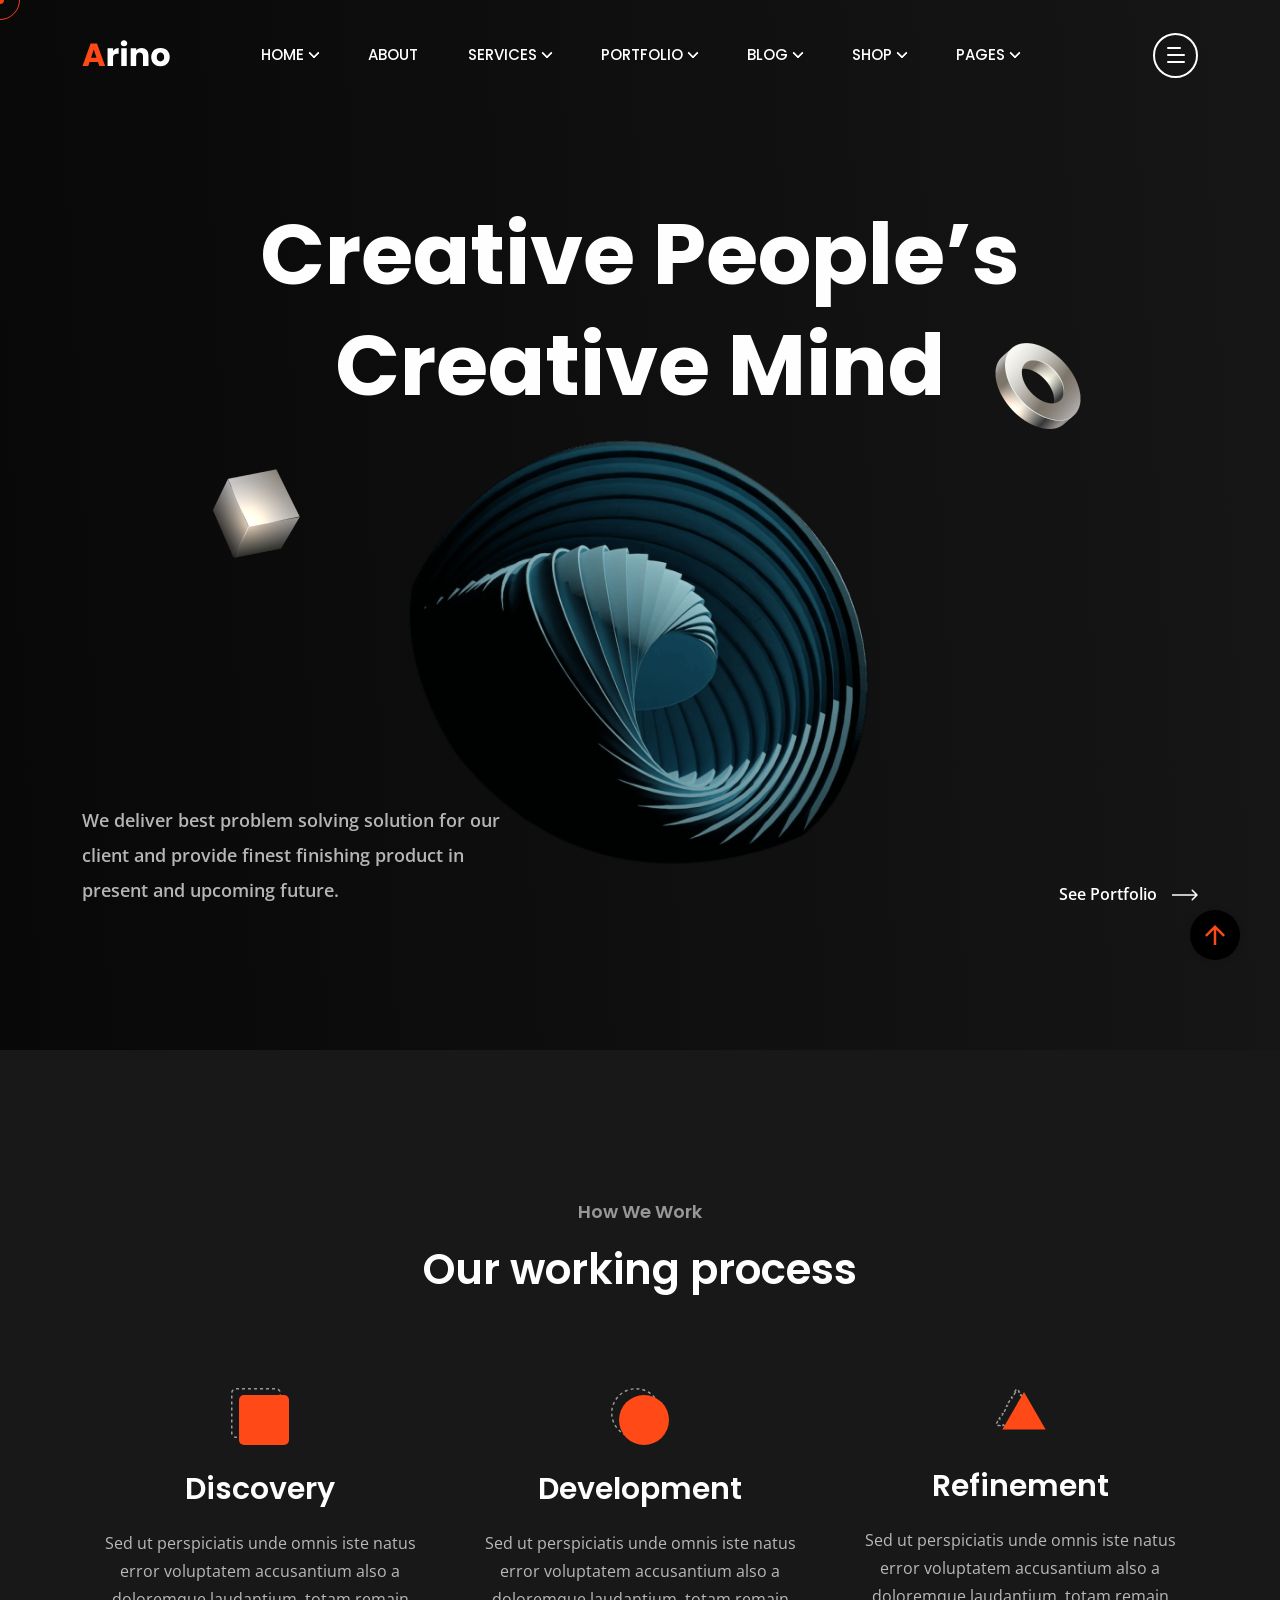
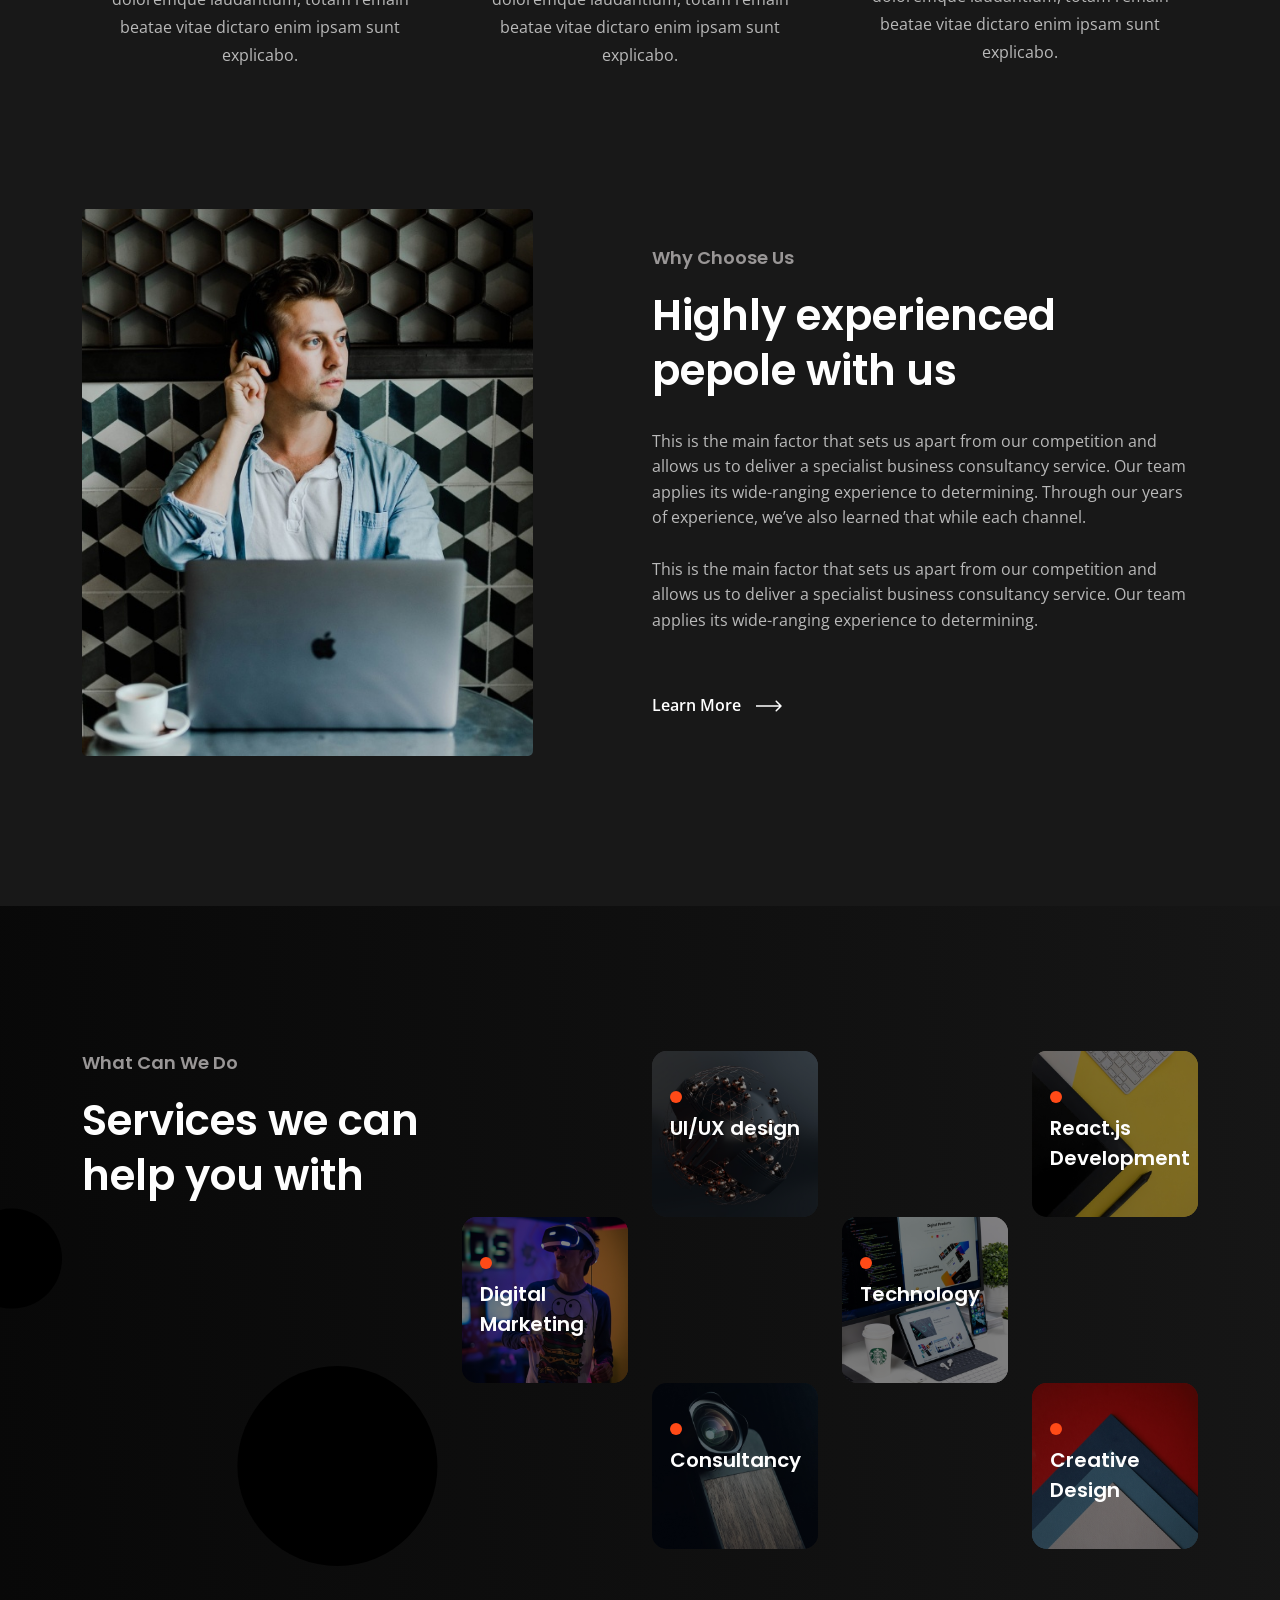
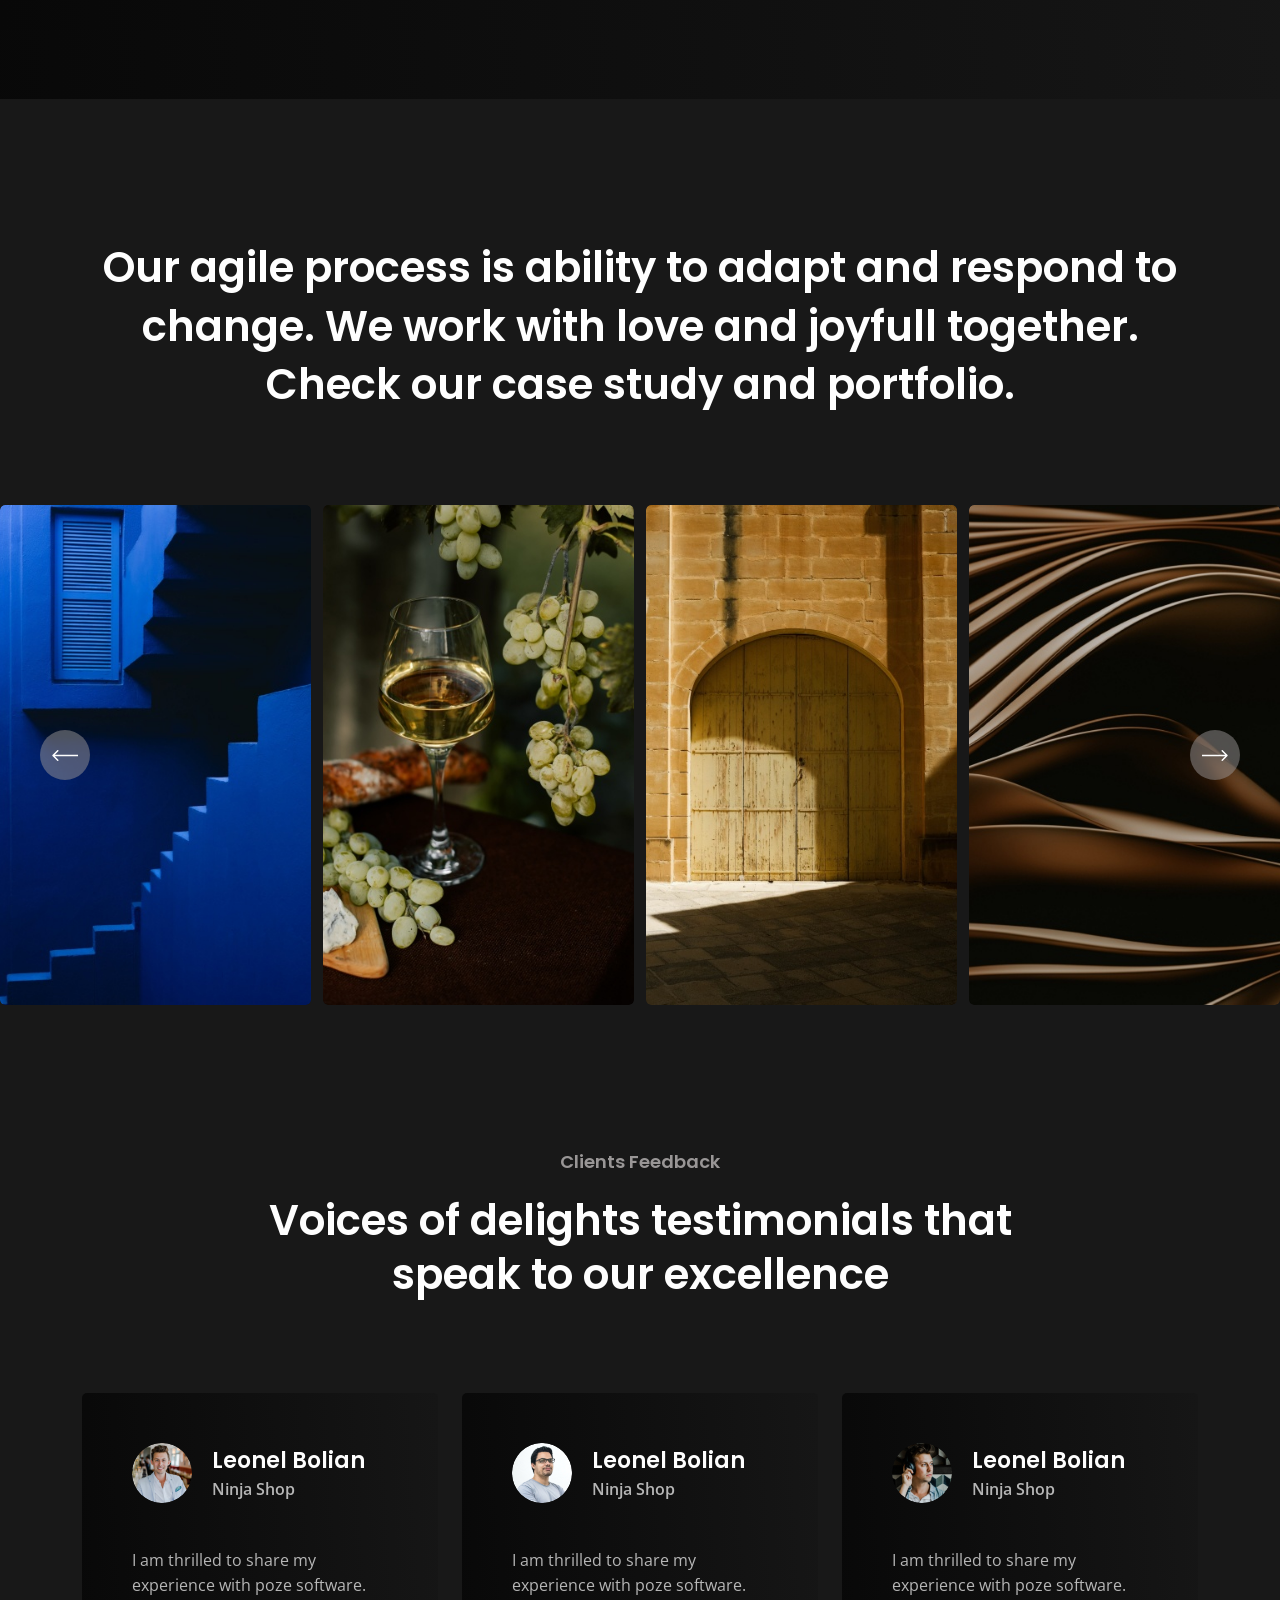
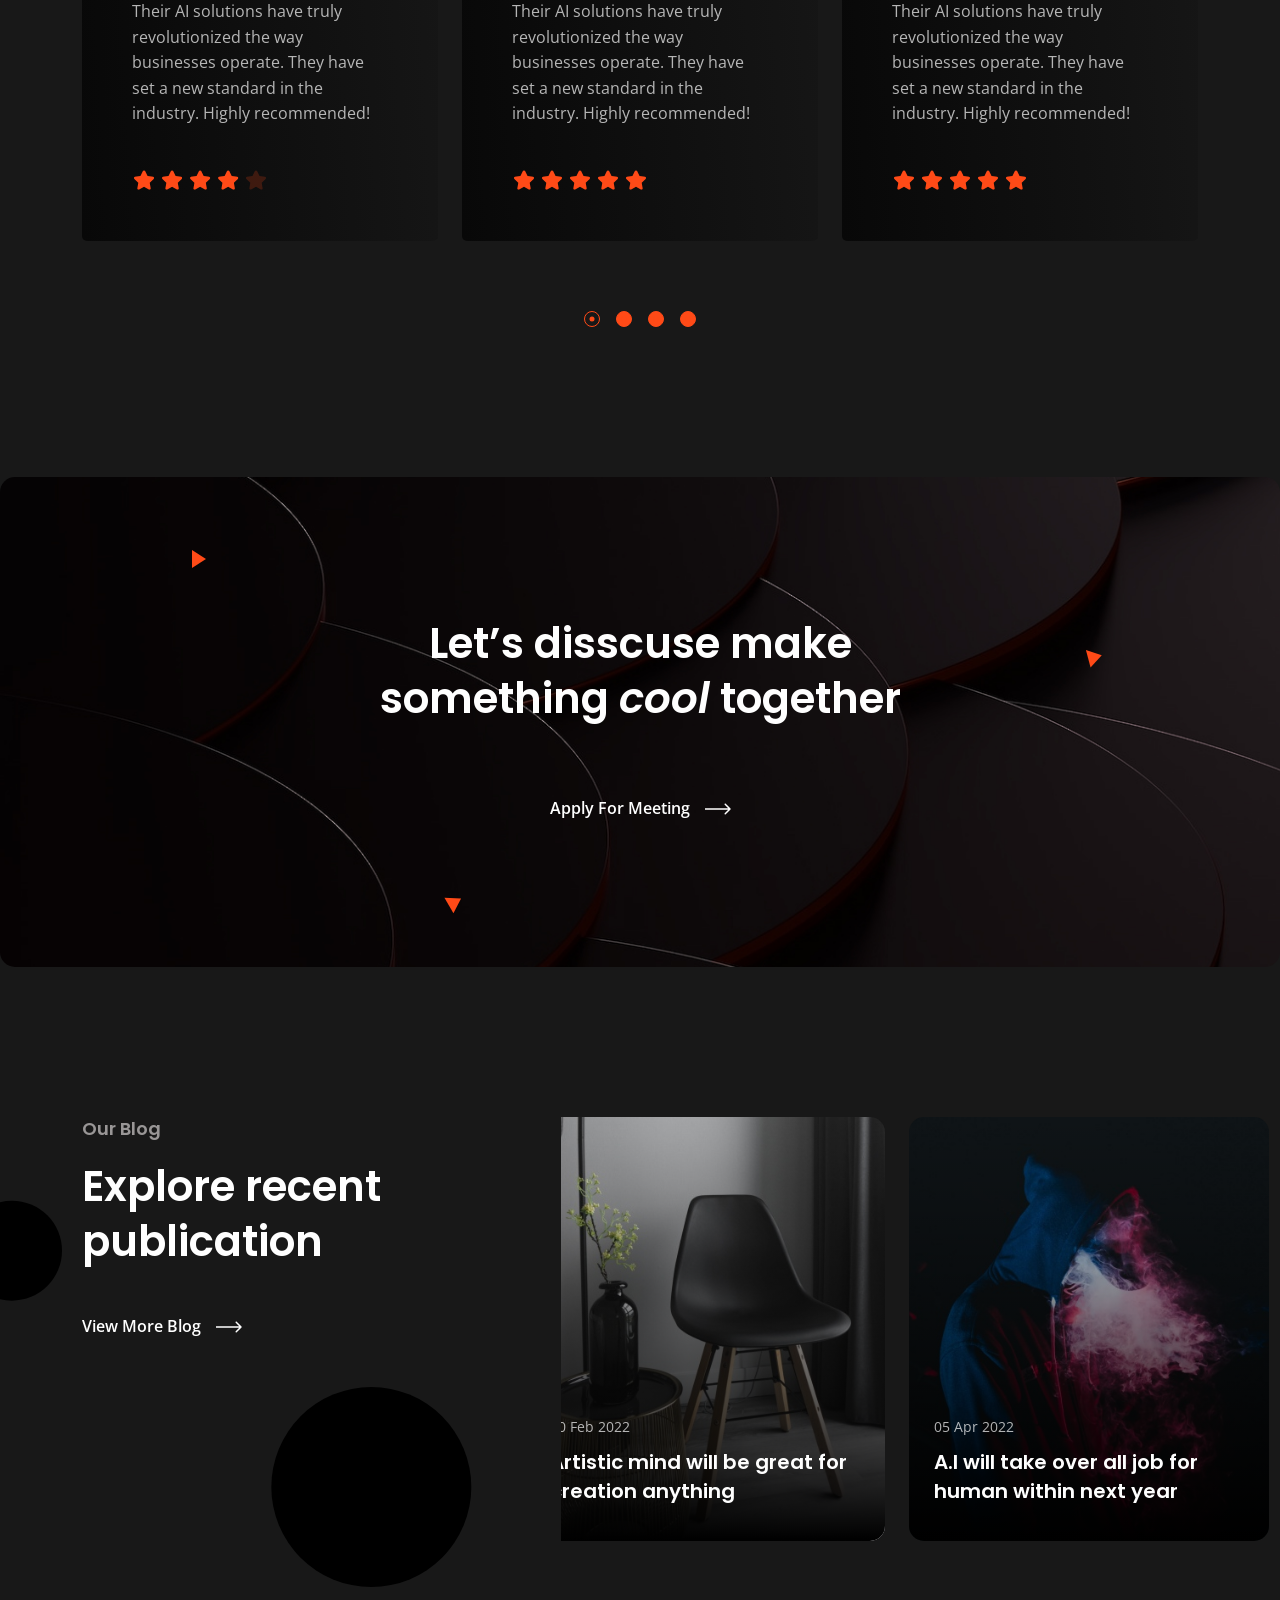
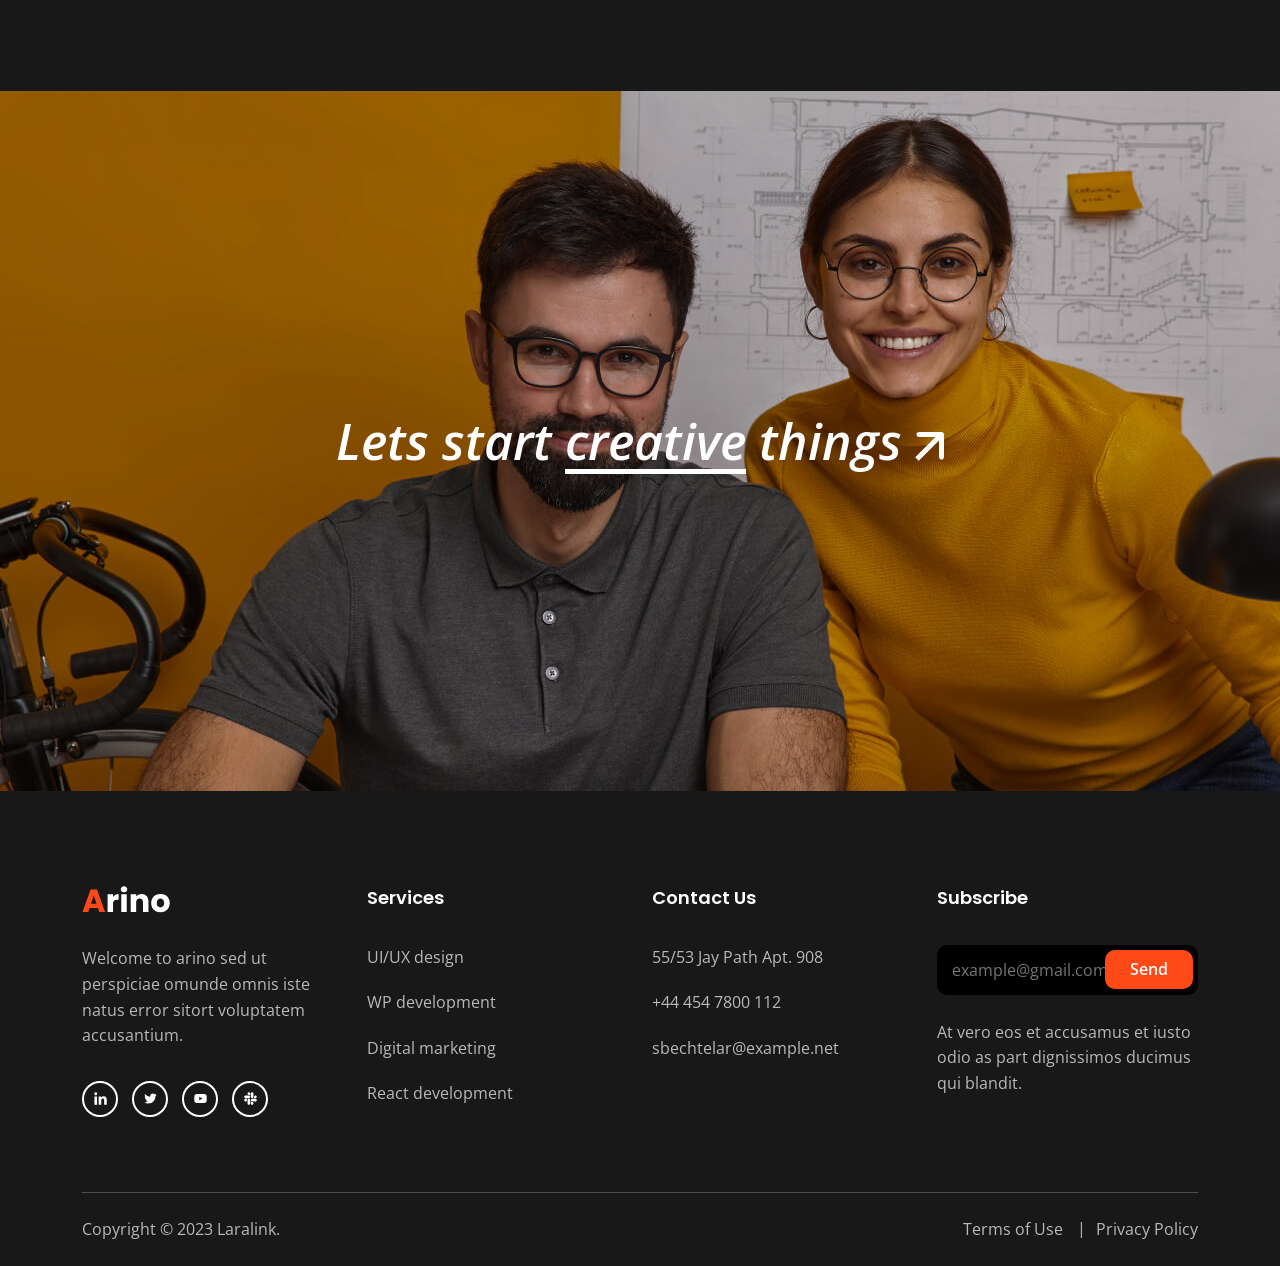
<file: creative-solution.html>
<!DOCTYPE html>
<html class="no-js" lang="en">
  <head>
    <!-- Meta Tags -->
    <meta charset="utf-8">
    <meta http-equiv="x-ua-compatible" content="ie=edge">
    <meta name="viewport" content="width=device-width, initial-scale=1">
    <meta name="author" content="Laralink">
    <!-- Favicon Icon -->
    <link rel="icon" href="assets/img/favicon.png">
    <!-- Site Title -->
    <title>Arino - Creative Solution Agency Template</title>
    <link rel="stylesheet" href="assets/css/plugins/bootstrap.min.css">
    <link rel="stylesheet" href="assets/css/plugins/fontawesome.min.css">
    <link rel="stylesheet" href="assets/css/plugins/slick.css">
    <link rel="stylesheet" href="assets/css/plugins/lightgallery.min.css">
    <link rel="stylesheet" href="assets/css/plugins/animate.css">
    <link rel="stylesheet" href="assets/css/style.css">
  </head>
  <body>
    <div class="cs-preloader cs-center">
      <div class="cs-preloader_in"></div>
    </div>
    <!-- Start Header Section -->
    <header class="cs-site_header cs-style1 text-uppercase cs-sticky_header">
      <div class="cs-main_header">
        <div class="container">
          <div class="cs-main_header_in">
            <div class="cs-main_header_left">
              <a class="cs-site_branding" href="index.html">
                <img src="assets/img/logo.svg" alt="Logo">
              </a>
            </div>
            <div class="cs-main_header_center">
              <div class="cs-nav cs-primary_font cs-medium">
                <ul class="cs-nav_list">
                  <li class="menu-item-has-children cs-mega_menu">
                    <a href="index.html">Home</a>
                    <ul class="cs-mega_wrapper">
                      <li>
                        <ul>
                          <li>
                            <a href="index.html" class="cs-nav_list_img">
                              <img src="assets/img/demo/main-home.jpeg" alt="Thumb">
                            </a>
                            <a href="index.html">Main Home</a>
                          </li>
                          <li>
                            <a href="architecture-agency.html" class="cs-nav_list_img">
                              <img src="assets/img/demo/architecture-agency.jpeg" alt="Thumb">
                            </a>
                            <a href="architecture-agency.html">Architecture Agency</a>
                            <span class="cs-header_badge">New</span>
                          </li>
                        </ul>
                      </li>
                      <li>
                        <ul>
                          <li>
                            <a href="photography-agency.html" class="cs-nav_list_img">
                              <img src="assets/img/demo/photography-agency.jpeg" alt="Thumb">
                            </a>
                            <a href="photography-agency.html">Photography Agency</a>
                          </li>
                          <li>
                            <a href="creative-solution.html" class="cs-nav_list_img">
                              <img src="assets/img/demo/creative-solution.jpeg" alt="Thumb">
                            </a>
                            <a href="creative-solution.html">Creative Solution</a>
                            <span class="cs-header_badge">New</span>
                          </li>
                        </ul>
                      </li>
                      <li>
                        <ul>
                          <li>
                            <a href="creative-portfolio.html" class="cs-nav_list_img">
                              <img src="assets/img/demo/portfolio.jpeg" alt="Thumb">
                            </a>
                            <a href="creative-portfolio.html">Creative Portfolio</a>
                          </li>
                          <li>
                            <a href="personal-portfolio.html" class="cs-nav_list_img">
                              <img src="assets/img/demo/personal-portfolio.jpeg" alt="Thumb">
                              <span class="cs-header_badge">New</span>
                            </a>
                            <a href="personal-portfolio.html">Personal Portfolio</a>
                          </li>
                        </ul>
                      </li>
                      <li>
                        <ul>
                          <li>
                            <a href="digital-agency.html" class="cs-nav_list_img">
                              <img src="assets/img/demo/digital-agency.jpeg" alt="Thumb">
                            </a>
                            <a href="digital-agency.html">Digital Agency</a>
                          </li>
                          <li>
                            <a href="https://arino-html-rtl.vercel.app" target="_blank" class="cs-nav_list_img">
                              <img src="assets/img/demo/rtl.jpeg" alt="Thumb">
                            </a>
                            <a href="https://arino-html-rtl.vercel.app" target="_blank">RTL Demo</a>
                          </li>
                        </ul>
                      </li>
                      <li>
                        <ul>
                          <li>
                            <a href="marketing-agency.html" class="cs-nav_list_img">
                              <img src="assets/img/demo/marketing.jpeg" alt="Thumb">
                            </a>
                            <a href="marketing-agency.html">Marketing Agency</a>
                          </li>
                          <li>
                            <a href="showcase-portfolio.html" class="cs-nav_list_img">
                              <img src="assets/img/demo/portfolio-showcase.jpeg" alt="Thumb">
                            </a>
                            <a href="showcase-portfolio.html">Portfolio Showcase</a>
                          </li>
                          <li>
                            <a href="case-study-showcase.html" class="cs-nav_list_img">
                              <img src="assets/img/demo/case-study-showcase.jpeg" alt="Thumb">
                            </a>
                            <a href="case-study-showcase.html">Case Study Showcase</a>
                          </li>
                        </ul>
                      </li>
                      <li>
                        <ul>
                          <li>
                            <a href="freelancer-agency.html" class="cs-nav_list_img">
                              <img src="assets/img/demo/freelancer-agency.jpeg" alt="Thumb">
                            </a>
                            <a href="freelancer-agency.html">Freelancing Agency</a>
                          </li>
                          <li>
                            <a href="video-showcase.html" class="cs-nav_list_img">
                              <img src="assets/img/demo/video-showcase.jpeg" alt="Thumb">
                              <span class="cs-header_badge">New</span>
                            </a>
                            <a href="video-showcase.html">Video Showcase</a>
                          </li>
                        </ul>
                      </li>
                    </ul>
                  </li>
                  <li>
                    <a href="about.html">About</a>
                  </li>
                  <li class="menu-item-has-children">
                    <a href="service.html">Services</a>
                    <ul>
                      <li>
                        <a href="service.html">Services</a>
                      </li>
                      <li>
                        <a href="service-details.html">Service Details</a>
                      </li>
                    </ul>
                  </li>
                  <li class="menu-item-has-children">
                    <a href="portfolio.html">Portfolio</a>
                    <ul>
                      <li>
                        <a href="portfolio.html">Portfolio</a>
                      </li>
                      <li>
                        <a href="portfolio-details.html">Portfolio Details</a>
                      </li>
                    </ul>
                  </li>
                  <li class="menu-item-has-children">
                    <a href="blog.html">Blog</a>
                    <ul>
                      <li>
                        <a href="blog.html">Blog</a>
                      </li>
                      <li>
                        <a href="blog-details.html">Blog Details</a>
                      </li>
                    </ul>
                  </li>
                  <li class="menu-item-has-children">
                    <a href="shop.html">Shop</a>
                    <ul>
                      <li>
                        <a href="shop.html">Our Shop</a>
                      </li>
                      <li>
                        <a href="shop-product-details.html">Shop Details</a>
                      </li>
                      <li>
                        <a href="shop-cart.html">Cart</a>
                      </li>
                      <li>
                        <a href="shop-checkout.html">Checkout</a>
                      </li>
                      <li>
                        <a href="shop-order-recived.html">Success Order</a>
                      </li>
                      <li>
                        <a href="shop-wishlist.html">Wishlist</a>
                      </li>
                    </ul>
                  </li>
                  <li class="menu-item-has-children">
                    <a href="#">Pages</a>
                    <ul>
                      <li>
                        <a href="contact.html">Contact</a>
                      </li>
                      <li>
                        <a href="team.html">Team</a>
                      </li>
                      <li>
                        <a href="team-details.html">Team Details</a>
                      </li>
                      <li>
                        <a href="case-study.html">Case Study Details</a>
                      </li>
                      <li>
                        <a href="faq.html">FAQ</a>
                      </li>
                    </ul>
                  </li>
                </ul>
              </div>
            </div>
            <div class="cs-main_header_right">
              <div class="cs-toolbox">
                <span class="cs-icon_btn">
                  <span class="cs-icon_btn_in">
                    <span></span>
                    <span></span>
                    <span></span>
                    <span></span>
                  </span>
                </span>
              </div>
            </div>
          </div>
        </div>
      </div>
    </header>
    <div class="cs-side_header">
      <button class="cs-close"></button>
      <div class="cs-side_header_overlay"></div>
      <div class="cs-side_header_in">
        <div class="cs-side_header_shape"></div>
        <a class="cs-site_branding" href="index.html">
          <img src="assets/img/footer_logo.svg" alt="Logo">
        </a>
        <div class="cs-side_header_box">
          <h2 class="cs-side_header_heading"> Do you have a project in your <br> mind? Keep connect us. </h2>
        </div>
        <div class="cs-side_header_box">
          <h3 class="cs-side_header_title cs-primary_color">Contact Us</h3>
          <ul class="cs-contact_info cs-style1 cs-mp0">
            <li>
              <svg width="18" height="18" viewBox="0 0 18 18" fill="none" xmlns="http://www.w3.org/2000/svg">
                <path d="M17 12.5C15.75 12.5 14.55 12.3 13.43 11.93C13.08 11.82 12.69 11.9 12.41 12.17L10.21 14.37C7.38 12.93 5.06 10.62 3.62 7.79L5.82 5.58C6.1 5.31 6.18 4.92 6.07 4.57C5.7 3.45 5.5 2.25 5.5 1C5.5 0.45 5.05 0 4.5 0H1C0.45 0 0 0.45 0 1C0 10.39 7.61 18 17 18C17.55 18 18 17.55 18 17V13.5C18 12.95 17.55 12.5 17 12.5ZM9 0V10L12 7H18V0H9Z" fill="#FF4A17" />
              </svg>
              <span>+44 454 7800 112</span>
            </li>
            <li>
              <svg width="20" height="18" viewBox="0 0 20 18" fill="none" xmlns="http://www.w3.org/2000/svg">
                <path d="M20 6.98V16C20 17.1 19.1 18 18 18H2C0.9 18 0 17.1 0 16V4C0 2.9 0.9 2 2 2H12.1C12.04 2.32 12 2.66 12 3C12 4.48 12.65 5.79 13.67 6.71L10 9L2 4V6L10 11L15.3 7.68C15.84 7.88 16.4 8 17 8C18.13 8 19.16 7.61 20 6.98ZM14 3C14 4.66 15.34 6 17 6C18.66 6 20 4.66 20 3C20 1.34 18.66 0 17 0C15.34 0 14 1.34 14 3Z" fill="#FF4A17" />
              </svg>
              <span>infotech@arino.com</span>
            </li>
            <li>
              <svg width="14" height="20" viewBox="0 0 14 20" fill="none" xmlns="http://www.w3.org/2000/svg">
                <path d="M7 0C3.13 0 0 3.13 0 7C0 12.25 7 20 7 20C7 20 14 12.25 14 7C14 3.13 10.87 0 7 0ZM7 9.5C5.62 9.5 4.5 8.38 4.5 7C4.5 5.62 5.62 4.5 7 4.5C8.38 4.5 9.5 5.62 9.5 7C9.5 8.38 8.38 9.5 7 9.5Z" fill="#FF4A17" />
              </svg>
              <span>50 Wall Street Suite, 44150 <br>Ohio, United States </span>
            </li>
          </ul>
        </div>
        <div class="cs-side_header_box">
          <h3 class="cs-side_header_title cs-primary_color">Subscribe</h3>
          <div class="cs-newsletter cs-style1">
            <form action="#" class="cs-newsletter_form">
              <input type="email" class="cs-newsletter_input" placeholder="example@gmail.com">
              <button class="cs-newsletter_btn">
                <span>Send</span>
              </button>
            </form>
            <div class="cs-newsletter_text"> At vero eos et accusamus et iusto odio as part dignissimos ducimus qui blandit. </div>
          </div>
        </div>
        <div class="cs-side_header_box">
          <div class="cs-social_btns cs-style1">
            <a href="#" class="cs-center">
              <svg width="15" height="15" viewBox="0 0 15 15" fill="none" xmlns="http://www.w3.org/2000/svg">
                <path d="M4.04799 13.7497H1.45647V5.4043H4.04799V13.7497ZM2.75084 4.2659C1.92215 4.2659 1.25 3.57952 1.25 2.75084C1.25 2.35279 1.40812 1.97105 1.68958 1.68958C1.97105 1.40812 2.35279 1.25 2.75084 1.25C3.14888 1.25 3.53063 1.40812 3.81209 1.68958C4.09355 1.97105 4.25167 2.35279 4.25167 2.75084C4.25167 3.57952 3.57924 4.2659 2.75084 4.2659ZM13.7472 13.7497H11.1613V9.68722C11.1613 8.71903 11.1417 7.4774 9.81389 7.4774C8.46652 7.4774 8.26004 8.5293 8.26004 9.61747V13.7497H5.67132V5.4043H8.15681V6.54269H8.19308C8.53906 5.887 9.38421 5.19503 10.6451 5.19503C13.2679 5.19503 13.75 6.92215 13.75 9.16546V13.7497H13.7472Z" fill="white"></path>
              </svg>
            </a>
            <a href="#" class="cs-center">
              <svg width="13" height="11" viewBox="0 0 13 11" fill="none" xmlns="http://www.w3.org/2000/svg">
                <path d="M11.4651 2.95396C11.4731 3.065 11.4731 3.17606 11.4731 3.2871C11.4731 6.67383 8.89535 10.5761 4.18402 10.5761C2.73255 10.5761 1.38421 10.1557 0.25 9.42608C0.456226 9.44986 0.654494 9.4578 0.868655 9.4578C2.06629 9.4578 3.16879 9.0533 4.04918 8.36326C2.92291 8.33946 1.97906 7.60183 1.65386 6.5866C1.81251 6.61038 1.97112 6.62624 2.1377 6.62624C2.36771 6.62624 2.59774 6.59451 2.81188 6.53901C1.63802 6.30105 0.757595 5.26996 0.757595 4.02472V3.99301C1.09864 4.18336 1.49524 4.30233 1.91558 4.31818C1.22554 3.85814 0.773464 3.07294 0.773464 2.1846C0.773464 1.70872 0.900344 1.27249 1.12244 0.891774C2.38355 2.44635 4.27919 3.46156 6.40481 3.57262C6.36516 3.38226 6.34136 3.184 6.34136 2.9857C6.34136 1.57388 7.4835 0.423828 8.90323 0.423828C9.64086 0.423828 10.3071 0.733156 10.7751 1.23284C11.354 1.1218 11.9093 0.907643 12.401 0.614185C12.2106 1.20906 11.8061 1.70875 11.2748 2.02598C11.7903 1.97049 12.29 1.82769 12.75 1.62942C12.4011 2.13702 11.9648 2.5891 11.4651 2.95396V2.95396Z" fill="white"></path>
              </svg>
            </a>
            <a href="#" class="cs-center">
              <svg width="13" height="9" viewBox="0 0 13 9" fill="none" xmlns="http://www.w3.org/2000/svg">
                <path d="M12.4888 1.48066C12.345 0.939353 11.9215 0.513038 11.3837 0.368362C10.4089 0.105469 6.5 0.105469 6.5 0.105469C6.5 0.105469 2.59116 0.105469 1.61633 0.368362C1.07853 0.513061 0.65496 0.939353 0.5112 1.48066C0.25 2.4618 0.25 4.50887 0.25 4.50887C0.25 4.50887 0.25 6.55595 0.5112 7.53709C0.65496 8.0784 1.07853 8.48695 1.61633 8.63163C2.59116 8.89452 6.5 8.89452 6.5 8.89452C6.5 8.89452 10.4088 8.89452 11.3837 8.63163C11.9215 8.48695 12.345 8.0784 12.4888 7.53709C12.75 6.55595 12.75 4.50887 12.75 4.50887C12.75 4.50887 12.75 2.4618 12.4888 1.48066V1.48066ZM5.22158 6.36746V2.65029L8.48861 4.50892L5.22158 6.36746V6.36746Z" fill="white"></path>
              </svg>
            </a>
            <a href="#" class="cs-center">
              <svg width="13" height="13" viewBox="0 0 13 13" fill="none" xmlns="http://www.w3.org/2000/svg">
                <path d="M2.87612 8.149C2.87612 8.87165 2.28571 9.46205 1.56306 9.46205C0.840402 9.46205 0.25 8.87165 0.25 8.149C0.25 7.42634 0.840402 6.83594 1.56306 6.83594H2.87612V8.149ZM3.53795 8.149C3.53795 7.42634 4.12835 6.83594 4.851 6.83594C5.57366 6.83594 6.16406 7.42634 6.16406 8.149V11.4369C6.16406 12.1596 5.57366 12.75 4.851 12.75C4.12835 12.75 3.53795 12.1596 3.53795 11.4369V8.149ZM4.851 2.87612C4.12835 2.87612 3.53795 2.28571 3.53795 1.56306C3.53795 0.840402 4.12835 0.25 4.851 0.25C5.57366 0.25 6.16406 0.840402 6.16406 1.56306V2.87612H4.851V2.87612ZM4.851 3.53795C5.57366 3.53795 6.16406 4.12835 6.16406 4.851C6.16406 5.57366 5.57366 6.16406 4.851 6.16406H1.56306C0.840402 6.16406 0.25 5.57366 0.25 4.851C0.25 4.12835 0.840402 3.53795 1.56306 3.53795H4.851V3.53795ZM10.1239 4.851C10.1239 4.12835 10.7143 3.53795 11.4369 3.53795C12.1596 3.53795 12.75 4.12835 12.75 4.851C12.75 5.57366 12.1596 6.16406 11.4369 6.16406H10.1239V4.851V4.851ZM9.46205 4.851C9.46205 5.57366 8.87165 6.16406 8.149 6.16406C7.42634 6.16406 6.83594 5.57366 6.83594 4.851V1.56306C6.83594 0.840402 7.42634 0.25 8.149 0.25C8.87165 0.25 9.46205 0.840402 9.46205 1.56306V4.851V4.851ZM8.149 10.1239C8.87165 10.1239 9.46205 10.7143 9.46205 11.4369C9.46205 12.1596 8.87165 12.75 8.149 12.75C7.42634 12.75 6.83594 12.1596 6.83594 11.4369V10.1239H8.149ZM8.149 9.46205C7.42634 9.46205 6.83594 8.87165 6.83594 8.149C6.83594 7.42634 7.42634 6.83594 8.149 6.83594H11.4369C12.1596 6.83594 12.75 7.42634 12.75 8.149C12.75 8.87165 12.1596 9.46205 11.4369 9.46205H8.149Z" fill="white"></path>
              </svg>
            </a>
          </div>
        </div>
      </div>
    </div>
    <!-- End Header Section -->
    <!-- Start Hero -->
    <div class="cs-hero cs-style7" id="home">
      <div class="container">
        <h1 class="cs-hero_title wow fadeInUp" data-wow-duration="0.8s" data-wow-delay="0.2s">Creative People’s Creative Mind</h1>
      </div>
      <div class="container">
        <div class="cs-hero_text_in">
          <div class="cs-hero_subtitle">We deliver best problem solving solution for our client and provide finest finishing product in present and upcoming future.</div>
          <div class="cs-hero_btn">
            <a href="portfolio.html" class="cs-text_btn">
              <span>See Portfolio</span>
              <svg width="26" height="12" viewBox="0 0 26 12" fill="none" xmlns="http://www.w3.org/2000/svg">
                <path d="M25.5303 6.53033C25.8232 6.23744 25.8232 5.76256 25.5303 5.46967L20.7574 0.696699C20.4645 0.403806 19.9896 0.403806 19.6967 0.696699C19.4038 0.989593 19.4038 1.46447 19.6967 1.75736L23.9393 6L19.6967 10.2426C19.4038 10.5355 19.4038 11.0104 19.6967 11.3033C19.9896 11.5962 20.4645 11.5962 20.7574 11.3033L25.5303 6.53033ZM0 6.75H25V5.25H0V6.75Z" fill="currentColor"></path>
              </svg>                
            </a>
          </div>
        </div>
      </div>
      <div class="cs-hero_img_1"><img src="assets/img/hero_img_2.png" alt="Hero Img"></div>
      <div class="cs-hero_img_2"><img src="assets/img/hero_img_3.png" alt="Hero Img"></div>
      <div class="cs-hero_img_3"><img src="assets/img/hero_img_4.png" alt="Hero Img"></div>
    </div>
    <!-- End Hero -->
    <div class="cs-height_150 cs-height_lg_80"></div>
    <!-- Start Icon Box -->
    <div class="container">
      <div class="cs-section_heading cs-style1 text-center">
        <h3 class="cs-section_subtitle">How We Work</h3>
        <h2 class="cs-section_title">Our working process</h2>
      </div>
      <div class="cs-height_90 cs-height_lg_45"></div>
      <div class="row">
        <div class="col-lg-4">
          <div class="cs-iconbox cs-style2 text-center">
            <div class="cs-iconbox_icon">
              <svg width="58" height="57" viewBox="0 0 58 57" fill="none" xmlns="http://www.w3.org/2000/svg">
                <rect x="0.75" y="0.75" width="48.5" height="48.5" rx="4.25" stroke="#999696" stroke-width="1.5" stroke-dasharray="3 3"/>
                <rect x="8" y="7" width="50" height="50" rx="5" fill="#FF4A17"/>
              </svg>              
            </div>
            <h2 class="cs-iconbox_title">Discovery</h2>
            <div class="cs-iconbox_subtitle">Sed ut perspiciatis unde omnis iste natus error voluptatem accusantium also a doloremque laudantium, totam remain beatae vitae dictaro enim ipsam sunt explicabo.</div>
          </div>
          <div class="cs-height_30 cs-height_lg_35"></div>
        </div>
        <div class="col-lg-4">
          <div class="cs-iconbox cs-style2 text-center">
            <div class="cs-iconbox_icon">
              <svg width="58" height="57" viewBox="0 0 58 57" fill="none" xmlns="http://www.w3.org/2000/svg">
                <circle cx="25" cy="25" r="24.25" stroke="#999696" stroke-width="1.5" stroke-dasharray="3 3"/>
                <circle cx="33" cy="32" r="25" fill="#FF4A17"/>
              </svg>                            
            </div>
            <h2 class="cs-iconbox_title">Development</h2>
            <div class="cs-iconbox_subtitle">Sed ut perspiciatis unde omnis iste natus error voluptatem accusantium also a doloremque laudantium, totam remain beatae vitae dictaro enim ipsam sunt explicabo.</div>
          </div>
          <div class="cs-height_30 cs-height_lg_35"></div>
        </div>
        <div class="col-lg-4">
          <div class="cs-iconbox cs-style2 text-center">
            <div class="cs-iconbox_icon">
              <svg width="57" height="54" viewBox="0 0 57 54" fill="none" xmlns="http://www.w3.org/2000/svg">
                <path d="M22.6803 4.01786L24.2268 1.33929L24.8763 1.71429L25 1.5L25.1237 1.71429L25.7732 1.33929L27.3197 4.01786L26.6702 4.39286L28.2167 7.07143L28.8662 6.69643L30.4127 9.375L29.7631 9.75L31.3096 12.4286L31.9591 12.0536L33.5056 14.7321L32.8561 15.1071L34.4026 17.7857L35.0521 17.4107L36.5986 20.0893L35.949 20.4643L37.4955 23.1429L38.145 22.7679L39.6915 25.4464L39.042 25.8214L40.5885 28.5L41.238 28.125L42.7845 30.8036L42.1349 31.1786L43.6814 33.8571L44.3309 33.4821L45.8774 36.1607L45.2279 36.5357L45.3516 36.75H45.1042V37.5H42.0112V36.75H38.9183V37.5H35.8253V36.75H32.7324V37.5H29.6394V36.75H26.5465V37.5H23.4535V36.75H20.3606V37.5H17.2676V36.75H14.1747V37.5H11.0817V36.75H7.98879V37.5H4.89584V36.75H4.6484L4.77212 36.5357L4.1226 36.1607L5.66908 33.4821L6.3186 33.8571L7.86507 31.1786L7.21555 30.8036L8.76202 28.125L9.41154 28.5L10.958 25.8214L10.3085 25.4464L11.855 22.7679L12.5045 23.1429L14.051 20.4643L13.4014 20.0893L14.9479 17.4107L15.5974 17.7857L17.1439 15.1071L16.4944 14.7321L18.0409 12.0536L18.6904 12.4286L20.2369 9.75L19.5873 9.375L21.1338 6.69643L21.7833 7.07143L23.3298 4.39286L22.6803 4.01786Z" stroke="#999696" stroke-width="1.5" stroke-dasharray="3 3"/>
                <path d="M32 4L53.6506 41.5H10.3494L32 4Z" fill="#FF4A17"/>
              </svg>                            
            </div>
            <h2 class="cs-iconbox_title">Refinement</h2>
            <div class="cs-iconbox_subtitle">Sed ut perspiciatis unde omnis iste natus error voluptatem accusantium also a doloremque laudantium, totam remain beatae vitae dictaro enim ipsam sunt explicabo.</div>
          </div>
          <div class="cs-height_30 cs-height_lg_35"></div>
        </div>
      </div>
    </div>
    <!-- End Icon Box -->
    <!-- Start About Us -->
    <section>
      <div class="cs-height_110 cs-height_lg_40"></div>
      <div class="container">
        <div class="row align-items-center ">
          <div class="col-lg-5">
            <img src="assets/img/about_img_9.jpeg" alt="About" class="w-100 cs-radius_5">
          </div>
          <div class="col-lg-6 offset-lg-1">
            <div class="cs-height_0 cs-height_lg_40"></div>
            <div class="cs-section_heading cs-style1">
              <h3 class="cs-section_subtitle">Why Choose Us</h3>
              <h2 class="cs-section_title">Highly experienced pepole with us</h2>
              <div class="cs-height_30 cs-height_lg_20"></div>
              <p>This is the main factor that sets us apart from our competition and allows us to deliver a specialist business consultancy service. Our team applies its wide-ranging experience to determining. Through our years of experience, we’ve also learned that while each channel. <br><br>
              This is the main factor that sets us apart from our competition and allows us to deliver a specialist business consultancy service. Our team applies its wide-ranging experience to determining.
              </p>
              <div class="cs-height_45 cs-height_lg_20"></div>
              <a href="about.html" class="cs-text_btn wow fadeInLeft" data-wow-duration="0.8s" data-wow-delay="0.2s">
                <span>Learn More</span>
                <svg width="26" height="12" viewBox="0 0 26 12" fill="none" xmlns="http://www.w3.org/2000/svg">
                  <path d="M25.5303 6.53033C25.8232 6.23744 25.8232 5.76256 25.5303 5.46967L20.7574 0.696699C20.4645 0.403806 19.9896 0.403806 19.6967 0.696699C19.4038 0.989593 19.4038 1.46447 19.6967 1.75736L23.9393 6L19.6967 10.2426C19.4038 10.5355 19.4038 11.0104 19.6967 11.3033C19.9896 11.5962 20.4645 11.5962 20.7574 11.3033L25.5303 6.53033ZM0 6.75H25V5.25H0V6.75Z" fill="currentColor"></path>
                </svg>
              </a>
            </div>
          </div>
        </div>
      </div>
      <div class="cs-height_150 cs-height_lg_80"></div>
    </section>
    <!-- End About Us -->
    <!-- Start Service Section -->
    <section class="cs-shape_wrap_4 cs-parallax cs-gradient_1">
      <div class="cs-shape_4 cs-to_up"></div>
      <div class="cs-shape_4 cs-to_right"></div>
      <div class="cs-height_145 cs-height_lg_80"></div>
      <div class="container">
        <div class="row">
          <div class="col-xl-4">
            <div class="cs-section_heading cs-style1">
              <h3 class="cs-section_subtitle">What Can We Do</h3>
              <h2 class="cs-section_title">Services we can help you with</h2>
            </div>
            <div class="cs-height_90 cs-height_lg_45"></div>
          </div>
          <div class="col-xl-8">
            <div class="row">
              <div class="col-lg-3 col-sm-6 cs-hidden_mobile"></div>
              <div class="col-lg-3 col-sm-6">
                <div class="cs-hobble">
                  <a href="service-details.html" class="cs-card cs-style1 cs-hover_layer1">
                    <img src="assets/img/service_1.jpeg" alt="Service">
                    <div class="cs-card_overlay"></div>
                    <div class="cs-card_info">
                      <span class=" cs-hover_layer3 cs-accent_bg"></span>
                      <h2 class="cs-card_title">UI/UX design</h2>
                    </div>
                  </a>
                </div>
                <div class="cs-height_0 cs-height_lg_30"></div>
              </div>
              <div class="col-lg-3 col-sm-6 cs-hidden_mobile"></div>
              <div class="col-lg-3 col-sm-6">
                <div class="cs-hobble">
                  <a href="service-details.html" class="cs-card cs-style1 cs-hover_layer1">
                    <img src="assets/img/service_2.jpeg" alt="Service">
                    <div class="cs-card_overlay"></div>
                    <div class="cs-card_info">
                      <span class=" cs-hover_layer3 cs-accent_bg"></span>
                      <h2 class="cs-card_title">React.js Development</h2>
                    </div>
                  </a>
                </div>
                <div class="cs-height_0 cs-height_lg_30"></div>
              </div>
              <div class="col-lg-3 col-sm-6">
                <div class="cs-hobble">
                  <a href="service-details.html" class="cs-card cs-style1 cs-hover_layer1">
                    <img src="assets/img/service_3.jpeg" alt="Service">
                    <div class="cs-card_overlay"></div>
                    <div class="cs-card_info">
                      <span class=" cs-hover_layer3 cs-accent_bg"></span>
                      <h2 class="cs-card_title">Digital Marketing</h2>
                    </div>
                  </a>
                </div>
                <div class="cs-height_0 cs-height_lg_30"></div>
              </div>
              <div class="col-lg-3 col-sm-6 cs-hidden_mobile"></div>
              <div class="col-lg-3 col-sm-6">
                <div class="cs-hobble">
                  <a href="service-details.html" class="cs-card cs-style1 cs-hover_layer1">
                    <img src="assets/img/service_4.jpeg" alt="Service">
                    <div class="cs-card_overlay"></div>
                    <div class="cs-card_info">
                      <span class=" cs-hover_layer3 cs-accent_bg"></span>
                      <h2 class="cs-card_title">Technology</h2>
                    </div>
                  </a>
                </div>
                <div class="cs-height_0 cs-height_lg_30"></div>
              </div>
              <div class="col-lg-3 col-sm-6 cs-hidden_mobile"></div>
              <div class="col-lg-3 col-sm-6 cs-hidden_mobile"></div>
              <div class="col-lg-3 col-sm-6">
                <div class="cs-hobble">
                  <a href="service-details.html" class="cs-card cs-style1 cs-hover_layer1">
                    <img src="assets/img/service_5.jpeg" alt="Service">
                    <div class="cs-card_overlay"></div>
                    <div class="cs-card_info">
                      <span class=" cs-hover_layer3 cs-accent_bg"></span>
                      <h2 class="cs-card_title">Consultancy</h2>
                    </div>
                  </a>
                </div>
                <div class="cs-height_0 cs-height_lg_30"></div>
              </div>
              <div class="col-lg-3 col-sm-6 cs-hidden_mobile"></div>
              <div class="col-lg-3 col-sm-6">
                <div class="cs-hobble">
                  <a href="service-details.html" class="cs-card cs-style1 cs-hover_layer1">
                    <img src="assets/img/service_6.jpeg" alt="Service">
                    <div class="cs-card_overlay"></div>
                    <div class="cs-card_info">
                      <span class=" cs-hover_layer3 cs-accent_bg"></span>
                      <h2 class="cs-card_title">Creative Design</h2>
                    </div>
                  </a>
                </div>
                <div class="cs-height_0 cs-height_lg_30"></div>
              </div>
            </div>
          </div>
        </div>
      </div>
      <div class="cs-height_150 cs-height_lg_80"></div>
    </section>
    <!-- End Service Section -->
    <div class="cs-height_140 cs-height_lg_70"></div>    
    <!-- Start Portfolio Section -->
    <section>
      <div class="container">
        <h2 class="cs-font_50 cs-m0 cs-line_height_4 wow fadeInUp text-center" data-wow-duration="0.8s" data-wow-delay="0.2s">Our agile process is ability to adapt and respond to change. We work with love and joyfull together. Check our case study and portfolio.</h2>
      </div>
      <div class="cs-height_90 cs-height_lg_70"></div>
      <div class="cs-slider cs-style2 cs-gap-12">
        <div class="cs-slider_container" data-autoplay="0" data-loop="1" data-speed="600" data-center="0" data-slides-per-view="responsive" data-xs-slides="1" data-sm-slides="2" data-md-slides="3" data-lg-slides="4" data-add-slides="4">
          <div class="cs-slider_wrapper">
            <div class="cs-slide">
              <a href="portfolio-details.html" class="cs-portfolio cs-style1 cs-type2 cs-size3">
                <div class="cs-portfolio_hover"></div>
                <div class="cs-portfolio_bg cs-bg" data-src="assets/img/portfolio_48.jpeg"></div>
                <div class="cs-portfolio_info">
                  <div class="cs-portfolio_info_bg cs-accent_bg"></div>
                  <h2 class="cs-portfolio_title">Colorful Art Work</h2>
                  <div class="cs-portfolio_subtitle">See Details</div>
                </div>
              </a>
            </div><!-- .cs-slide -->
            <div class="cs-slide">
              <a href="portfolio-details.html" class="cs-portfolio cs-style1 cs-type2 cs-size3">
                <div class="cs-portfolio_hover"></div>
                <div class="cs-portfolio_bg cs-bg" data-src="assets/img/portfolio_49.jpeg"></div>
                <div class="cs-portfolio_info">
                  <div class="cs-portfolio_info_bg cs-accent_bg"></div>
                  <h2 class="cs-portfolio_title">Colorful Art Work</h2>
                  <div class="cs-portfolio_subtitle">See Details</div>
                </div>
              </a>
            </div><!-- .cs-slide -->
            <div class="cs-slide">
              <a href="portfolio-details.html" class="cs-portfolio cs-style1 cs-type2 cs-size3">
                <div class="cs-portfolio_hover"></div>
                <div class="cs-portfolio_bg cs-bg" data-src="assets/img/portfolio_50.jpeg"></div>
                <div class="cs-portfolio_info">
                  <div class="cs-portfolio_info_bg cs-accent_bg"></div>
                  <h2 class="cs-portfolio_title">Colorful Art Work</h2>
                  <div class="cs-portfolio_subtitle">See Details</div>
                </div>
              </a>
            </div><!-- .cs-slide -->
            <div class="cs-slide">
              <a href="portfolio-details.html" class="cs-portfolio cs-style1 cs-type2 cs-size3">
                <div class="cs-portfolio_hover"></div>
                <div class="cs-portfolio_bg cs-bg" data-src="assets/img/portfolio_51.jpeg"></div>
                <div class="cs-portfolio_info">
                  <div class="cs-portfolio_info_bg cs-accent_bg"></div>
                  <h2 class="cs-portfolio_title">Colorful Art Work</h2>
                  <div class="cs-portfolio_subtitle">See Details</div>
                </div>
              </a>
            </div><!-- .cs-slide -->
            <div class="cs-slide">
              <a href="portfolio-details.html" class="cs-portfolio cs-style1 cs-type2 cs-size3">
                <div class="cs-portfolio_hover"></div>
                <div class="cs-portfolio_bg cs-bg" data-src="assets/img/portfolio_48.jpeg"></div>
                <div class="cs-portfolio_info">
                  <div class="cs-portfolio_info_bg cs-accent_bg"></div>
                  <h2 class="cs-portfolio_title">Colorful Art Work</h2>
                  <div class="cs-portfolio_subtitle">See Details</div>
                </div>
              </a>
            </div><!-- .cs-slide -->
            <div class="cs-slide">
              <a href="portfolio-details.html" class="cs-portfolio cs-style1 cs-type2 cs-size3">
                <div class="cs-portfolio_hover"></div>
                <div class="cs-portfolio_bg cs-bg" data-src="assets/img/portfolio_49.jpeg"></div>
                <div class="cs-portfolio_info">
                  <div class="cs-portfolio_info_bg cs-accent_bg"></div>
                  <h2 class="cs-portfolio_title">Colorful Art Work</h2>
                  <div class="cs-portfolio_subtitle">See Details</div>
                </div>
              </a>
            </div><!-- .cs-slide -->
            <div class="cs-slide">
              <a href="portfolio-details.html" class="cs-portfolio cs-style1 cs-type2 cs-size3">
                <div class="cs-portfolio_hover"></div>
                <div class="cs-portfolio_bg cs-bg" data-src="assets/img/portfolio_50.jpeg"></div>
                <div class="cs-portfolio_info">
                  <div class="cs-portfolio_info_bg cs-accent_bg"></div>
                  <h2 class="cs-portfolio_title">Colorful Art Work</h2>
                  <div class="cs-portfolio_subtitle">See Details</div>
                </div>
              </a>
            </div><!-- .cs-slide -->
            <div class="cs-slide">
              <a href="portfolio-details.html" class="cs-portfolio cs-style1 cs-type2 cs-size3">
                <div class="cs-portfolio_hover"></div>
                <div class="cs-portfolio_bg cs-bg" data-src="assets/img/portfolio_51.jpeg"></div>
                <div class="cs-portfolio_info">
                  <div class="cs-portfolio_info_bg cs-accent_bg"></div>
                  <h2 class="cs-portfolio_title">Colorful Art Work</h2>
                  <div class="cs-portfolio_subtitle">See Details</div>
                </div>
              </a>
            </div><!-- .cs-slide -->
          </div>
        </div><!-- .cs-slider_container -->
        <div class="cs-pagination cs-style1 cs-hidden_desktop"></div>
        <div class="cs-slider_arrows cs-style2 cs-primary_color">
          <div class="cs-left_arrow cs-center">
            <svg width="26" height="13" viewBox="0 0 26 13" fill="none" xmlns="http://www.w3.org/2000/svg">
              <path d="M0.469791 5.96967C0.176899 6.26256 0.176899 6.73744 0.469791 7.03033L5.24276 11.8033C5.53566 12.0962 6.01053 12.0962 6.30342 11.8033C6.59632 11.5104 6.59632 11.0355 6.30342 10.7426L2.06078 6.5L6.30342 2.25736C6.59632 1.96447 6.59632 1.48959 6.30342 1.1967C6.01053 0.903806 5.53566 0.903806 5.24276 1.1967L0.469791 5.96967ZM26.0001 5.75L1.00012 5.75V7.25L26.0001 7.25V5.75Z" fill="currentColor"/>
            </svg>                  
          </div>
          <div class="cs-right_arrow cs-center">
            <svg width="26" height="13" viewBox="0 0 26 13" fill="none" xmlns="http://www.w3.org/2000/svg">
              <path d="M25.5305 7.03033C25.8233 6.73744 25.8233 6.26256 25.5305 5.96967L20.7575 1.1967C20.4646 0.903806 19.9897 0.903806 19.6968 1.1967C19.4039 1.48959 19.4039 1.96447 19.6968 2.25736L23.9395 6.5L19.6968 10.7426C19.4039 11.0355 19.4039 11.5104 19.6968 11.8033C19.9897 12.0962 20.4646 12.0962 20.7575 11.8033L25.5305 7.03033ZM0.00012207 7.25H25.0001V5.75H0.00012207V7.25Z" fill="currentColor"/>
            </svg>                  
          </div>
        </div>
      </div><!-- .cs-slider -->
    </section>
    <!-- End Portfolio Section -->
    <!-- Start Testimonial Section -->
    <section>
      <div class="cs-height_145 cs-height_lg_75"></div>
      <div class="container">
        <div class="cs-section_heading cs-style1 text-center">
          <h3 class="cs-section_subtitle">Clients Feedback</h3>
          <h2 class="cs-section_title wow fadeInUp" data-wow-duration="0.8s" data-wow-delay="0.2s">Voices of delights testimonials that <br>speak to our excellence</h2>
        </div>
        <div class="cs-height_90 cs-height_lg_45"></div>
        <div class="cs-slider cs-gap-24">
          <div class="cs-slider_container" data-autoplay="0" data-loop="1" data-speed="600" data-center="0" data-slides-per-view="responsive" data-xs-slides="1" data-sm-slides="2" data-md-slides="3" data-lg-slides="3" data-add-slides="3">
            <div class="cs-slider_wrapper">
              <div class="cs-slide">
                <div class="cs-testimonial cs-style3">
                  <div class="cs-client_info">
                    <div class="cs-client_img">
                      <img src="assets/img/avatar_5.png" alt="avatar1">
                    </div>
                    <div class="cs-client_meta">
                      <h4 class="cs-client_name">Leonel Bolian</h4>
                      <p class="cs-client_designation mb-0">Ninja Shop</p>
                    </div>
                  </div>
                  <p class="cs-client_review">I am thrilled to share my experience with poze software. Their AI solutions have truly revolutionized the way businesses operate. They have set a new standard in the industry. Highly recommended!</p>
                  <div class="cs-rating" data-rating="4">
                    <div class="cs-rating_bg" data-src="assets/img/rating.svg"></div>
                    <div class="cs-rating_percentage" data-src="assets/img/rating.svg"></div>
                  </div>
                </div>
              </div><!-- .cs-slide -->
              <div class="cs-slide">
                <div class="cs-testimonial cs-style3">
                  <div class="cs-client_info">
                    <div class="cs-client_img">
                      <img src="assets/img/avatar_6.png" alt="avatar1">
                    </div>
                    <div class="cs-client_meta">
                      <h4 class="cs-client_name">Leonel Bolian</h4>
                      <p class="cs-client_designation mb-0">Ninja Shop</p>
                    </div>
                  </div>
                  <p class="cs-client_review">I am thrilled to share my experience with poze software. Their AI solutions have truly revolutionized the way businesses operate. They have set a new standard in the industry. Highly recommended!</p>
                  <div class="cs-rating" data-rating="5">
                    <div class="cs-rating_bg" data-src="assets/img/rating.svg"></div>
                    <div class="cs-rating_percentage" data-src="assets/img/rating.svg"></div>
                  </div>
                </div>
              </div><!-- .cs-slide -->
              <div class="cs-slide">
                <div class="cs-testimonial cs-style3">
                  <div class="cs-client_info">
                    <div class="cs-client_img">
                      <img src="assets/img/avatar_7.png" alt="avatar1">
                    </div>
                    <div class="cs-client_meta">
                      <h4 class="cs-client_name">Leonel Bolian</h4>
                      <p class="cs-client_designation mb-0">Ninja Shop</p>
                    </div>
                  </div>
                  <p class="cs-client_review">I am thrilled to share my experience with poze software. Their AI solutions have truly revolutionized the way businesses operate. They have set a new standard in the industry. Highly recommended!</p>
                  <div class="cs-rating" data-rating="5">
                    <div class="cs-rating_bg" data-src="assets/img/rating.svg"></div>
                    <div class="cs-rating_percentage" data-src="assets/img/rating.svg"></div>
                  </div>
                </div>
              </div><!-- .cs-slide -->
              <div class="cs-slide">
                <div class="cs-testimonial cs-style3">
                  <div class="cs-client_info">
                    <div class="cs-client_img">
                      <img src="assets/img/avatar_1.png" alt="avatar1">
                    </div>
                    <div class="cs-client_meta">
                      <h4 class="cs-client_name">Leonel Bolian</h4>
                      <p class="cs-client_designation mb-0">Ninja Shop</p>
                    </div>
                  </div>
                  <p class="cs-client_review">I am thrilled to share my experience with poze software. Their AI solutions have truly revolutionized the way businesses operate. They have set a new standard in the industry. Highly recommended!</p>
                  <div class="cs-rating" data-rating="5">
                    <div class="cs-rating_bg" data-src="assets/img/rating.svg"></div>
                    <div class="cs-rating_percentage" data-src="assets/img/rating.svg"></div>
                  </div>
                </div>
              </div><!-- .cs-slide -->
            </div>
          </div>
          <div class="cs-pagination cs-style1"></div>
        </div>
      </div>
      <div class="cs-height_150 cs-height_lg_80"></div>
    </section>
    <!-- End Testimonial Section -->
    <!-- Start CTA -->
    <div class="cs-cta cs-style1 cs-bg text-center cs-shape_wrap_1 cs-position_1 cs-type_1" data-src="assets/img/cta_bg_5.jpeg">
      <div class="cs-shape_1"></div>
      <div class="cs-shape_1"></div>
      <div class="cs-shape_1"></div>
      <div class="cs-cta_in">
        <h2 class="cs-cta_title cs-semi_bold cs-m0"> Let’s disscuse make <br>something <i>cool</i> together </h2>
        <div class="cs-height_70 cs-height_lg_30"></div>
        <a href="contact.html" class="cs-text_btn wow fadeInUp" data-wow-duration="0.8s" data-wow-delay="0.2s">
          <span>Apply For Meeting</span>
          <svg width="26" height="12" viewBox="0 0 26 12" fill="none" xmlns="http://www.w3.org/2000/svg">
            <path d="M25.5307 6.53033C25.8236 6.23744 25.8236 5.76256 25.5307 5.46967L20.7577 0.696699C20.4648 0.403806 19.99 0.403806 19.6971 0.696699C19.4042 0.989593 19.4042 1.46447 19.6971 1.75736L23.9397 6L19.6971 10.2426C19.4042 10.5355 19.4042 11.0104 19.6971 11.3033C19.99 11.5962 20.4648 11.5962 20.7577 11.3033L25.5307 6.53033ZM0.000366211 6.75H25.0004V5.25H0.000366211V6.75Z" fill="currentColor" />
          </svg>
        </a>
      </div>
    </div>
    <!-- End CTA -->
    <!-- Start Blog Section -->
    <section class="cs-shape_wrap_4 cs-parallax">
      <div class="cs-shape_4 cs-to_up"></div>
      <div class="cs-shape_4 cs-to_right"></div>
      <div class="cs-height_150 cs-height_lg_80"></div>
      <div class="container">
        <div class="cs-slider cs-style1 cs-gap-24">
          <div class="cs-slider_left">
            <div class="cs-section_heading cs-style1">
              <h3 class="cs-section_subtitle">Our Blog</h3>
              <h2 class="cs-section_title">Explore recent publication</h2>
              <div class="cs-height_45 cs-height_lg_20"></div>
              <a href="blog.html" class="cs-text_btn wow fadeInLeft" data-wow-duration="0.8s" data-wow-delay="0.2s">
                <span>View More Blog</span>
                <svg width="26" height="12" viewBox="0 0 26 12" fill="none" xmlns="http://www.w3.org/2000/svg">
                  <path d="M25.5303 6.53033C25.8232 6.23744 25.8232 5.76256 25.5303 5.46967L20.7574 0.696699C20.4645 0.403806 19.9896 0.403806 19.6967 0.696699C19.4038 0.989593 19.4038 1.46447 19.6967 1.75736L23.9393 6L19.6967 10.2426C19.4038 10.5355 19.4038 11.0104 19.6967 11.3033C19.9896 11.5962 20.4645 11.5962 20.7574 11.3033L25.5303 6.53033ZM0 6.75H25V5.25H0V6.75Z" fill="currentColor"></path>
                </svg>
              </a>
            </div>
          </div>
          <div class="cs-slider_right">
            <div class="cs-post_wrap">
              <div class="cs-slider_container" data-autoplay="1" data-loop="1" data-speed="1000" data-center="0" data-variable-width="1" data-slides-per-view="responsive" data-xs-slides="1" data-sm-slides="2" data-md-slides="2" data-lg-slides="2" data-add-slides="3">
                <div class="cs-slider_wrapper">
                  <div class="cs-slide">
                    <div class="cs-post cs-style1">
                      <a href="blog-details.html" class="cs-post_thumb">
                        <img src="assets/img/post_1.jpeg" alt="Post">
                        <div class="cs-post_overlay"></div>
                      </a>
                      <div class="cs-post_info">
                        <div class="cs-posted_by">07 Mar 2022</div>
                        <h2 class="cs-post_title">
                          <a href="blog-details.html">How to keep fear from ruining your art business with confident</a>
                        </h2>
                      </div>
                    </div>
                  </div>
                  <!-- .cs-slide -->
                  <div class="cs-slide">
                    <div class="cs-post cs-style1">
                      <a href="blog-details.html" class="cs-post_thumb">
                        <img src="assets/img/post_2.jpeg" alt="Post">
                        <div class="cs-post_overlay"></div>
                      </a>
                      <div class="cs-post_info">
                        <div class="cs-posted_by">10 Feb 2022</div>
                        <h2 class="cs-post_title">
                          <a href="blog-details.html">Artistic mind will be great for creation anything</a>
                        </h2>
                      </div>
                    </div>
                  </div>
                  <!-- .cs-slide -->
                  <div class="cs-slide">
                    <div class="cs-post cs-style1">
                      <a href="blog-details.html" class="cs-post_thumb">
                        <img src="assets/img/post_3.jpeg" alt="Post">
                        <div class="cs-post_overlay"></div>
                      </a>
                      <div class="cs-post_info">
                        <div class="cs-posted_by">05 Apr 2022</div>
                        <h2 class="cs-post_title">
                          <a href="blog-details.html">A.I will take over all job for human within next year</a>
                        </h2>
                      </div>
                    </div>
                  </div>
                  <!-- .cs-slide -->
                  <div class="cs-slide">
                    <div class="cs-post cs-style1">
                      <a href="blog-details.html" class="cs-post_thumb">
                        <img src="assets/img/post_1.jpeg" alt="Post">
                        <div class="cs-post_overlay"></div>
                      </a>
                      <div class="cs-post_info">
                        <div class="cs-posted_by">07 Mar 2022</div>
                        <h2 class="cs-post_title">
                          <a href="blog-details.html">How to keep fear from ruining your art business with confident</a>
                        </h2>
                      </div>
                    </div>
                  </div>
                  <!-- .cs-slide -->
                  <div class="cs-slide">
                    <div class="cs-post cs-style1">
                      <a href="blog-details.html" class="cs-post_thumb">
                        <img src="assets/img/post_2.jpeg" alt="Post">
                        <div class="cs-post_overlay"></div>
                      </a>
                      <div class="cs-post_info">
                        <div class="cs-posted_by">10 Feb 2022</div>
                        <h2 class="cs-post_title">
                          <a href="blog-details.html">Artistic mind will be great for creation anything</a>
                        </h2>
                      </div>
                    </div>
                  </div>
                  <!-- .cs-slide -->
                  <div class="cs-slide">
                    <div class="cs-post cs-style1">
                      <a href="blog-details.html" class="cs-post_thumb">
                        <img src="assets/img/post_3.jpeg" alt="Post">
                        <div class="cs-post_overlay"></div>
                      </a>
                      <div class="cs-post_info">
                        <div class="cs-posted_by">05 Apr 2022</div>
                        <h2 class="cs-post_title">
                          <a href="blog-details.html">A.I will take over all job for human within next year</a>
                        </h2>
                      </div>
                    </div>
                  </div>
                  <!-- .cs-slide -->
                </div>
              </div>
              <!-- .cs-slider_container -->
              <div class="cs-pagination cs-style1 cs-hidden_desktop"></div>
            </div>
          </div>
        </div>
        <!-- .cs-slider -->
      </div>
      <div class="cs-height_150 cs-height_lg_80"></div>
    </section>
    <!-- End Blog Section -->
    <!-- Start Video Banner -->
    <div class="cs-banner cs_style_1 cs-bg" data-src="assets/img/video_bg_3.jpeg">
      <div class="container">
        <a href="contact.html" class="cs-banner_title">
          Lets start <span>creative</span> things
          <svg width="29" height="29" viewBox="0 0 29 29" fill="none" xmlns="http://www.w3.org/2000/svg">
            <path d="M29 2.5C29 1.11929 27.8807 -2.9306e-07 26.5 -2.93227e-06L4 -6.35263e-07C2.61929 -5.7707e-07 1.5 1.11929 1.5 2.5C1.5 3.88071 2.61929 5 4 5L24 5L24 25C24 26.3807 25.1193 27.5 26.5 27.5C27.8807 27.5 29 26.3807 29 25L29 2.5ZM3.76777 28.7678L28.2678 4.26777L24.7322 0.732231L0.232233 25.2322L3.76777 28.7678Z" fill="currentColor"/>
          </svg>            
        </a>
      </div>
    </div>
    <!-- End Video Banner -->
    
    <!-- Start Footer -->
    <footer class="cs-fooer">
      <div class="cs-fooer_main">
        <div class="container">
          <div class="row">
            <div class="col-lg-3 col-sm-6">
              <div class="cs-footer_item">
                <div class="cs-text_widget">
                  <img src="assets/img/footer_logo.svg" alt="Thumb">
                  <p> Welcome to arino sed ut perspiciae omunde omnis iste natus error sitort voluptatem accusantium. </p>
                </div>
                <div class="cs-social_btns cs-style1">
                  <a href="#" class="cs-center">
                    <svg width="15" height="15" viewBox="0 0 15 15" fill="none" xmlns="http://www.w3.org/2000/svg">
                      <path d="M4.04799 13.7497H1.45647V5.4043H4.04799V13.7497ZM2.75084 4.2659C1.92215 4.2659 1.25 3.57952 1.25 2.75084C1.25 2.35279 1.40812 1.97105 1.68958 1.68958C1.97105 1.40812 2.35279 1.25 2.75084 1.25C3.14888 1.25 3.53063 1.40812 3.81209 1.68958C4.09355 1.97105 4.25167 2.35279 4.25167 2.75084C4.25167 3.57952 3.57924 4.2659 2.75084 4.2659ZM13.7472 13.7497H11.1613V9.68722C11.1613 8.71903 11.1417 7.4774 9.81389 7.4774C8.46652 7.4774 8.26004 8.5293 8.26004 9.61747V13.7497H5.67132V5.4043H8.15681V6.54269H8.19308C8.53906 5.887 9.38421 5.19503 10.6451 5.19503C13.2679 5.19503 13.75 6.92215 13.75 9.16546V13.7497H13.7472Z" fill="white" />
                    </svg>
                  </a>
                  <a href="#" class="cs-center">
                    <svg width="13" height="11" viewBox="0 0 13 11" fill="none" xmlns="http://www.w3.org/2000/svg">
                      <path d="M11.4651 2.95396C11.4731 3.065 11.4731 3.17606 11.4731 3.2871C11.4731 6.67383 8.89535 10.5761 4.18402 10.5761C2.73255 10.5761 1.38421 10.1557 0.25 9.42608C0.456226 9.44986 0.654494 9.4578 0.868655 9.4578C2.06629 9.4578 3.16879 9.0533 4.04918 8.36326C2.92291 8.33946 1.97906 7.60183 1.65386 6.5866C1.81251 6.61038 1.97112 6.62624 2.1377 6.62624C2.36771 6.62624 2.59774 6.59451 2.81188 6.53901C1.63802 6.30105 0.757595 5.26996 0.757595 4.02472V3.99301C1.09864 4.18336 1.49524 4.30233 1.91558 4.31818C1.22554 3.85814 0.773464 3.07294 0.773464 2.1846C0.773464 1.70872 0.900344 1.27249 1.12244 0.891774C2.38355 2.44635 4.27919 3.46156 6.40481 3.57262C6.36516 3.38226 6.34136 3.184 6.34136 2.9857C6.34136 1.57388 7.4835 0.423828 8.90323 0.423828C9.64086 0.423828 10.3071 0.733156 10.7751 1.23284C11.354 1.1218 11.9093 0.907643 12.401 0.614185C12.2106 1.20906 11.8061 1.70875 11.2748 2.02598C11.7903 1.97049 12.29 1.82769 12.75 1.62942C12.4011 2.13702 11.9648 2.5891 11.4651 2.95396V2.95396Z" fill="white" />
                    </svg>
                  </a>
                  <a href="#" class="cs-center">
                    <svg width="13" height="9" viewBox="0 0 13 9" fill="none" xmlns="http://www.w3.org/2000/svg">
                      <path d="M12.4888 1.48066C12.345 0.939353 11.9215 0.513038 11.3837 0.368362C10.4089 0.105469 6.5 0.105469 6.5 0.105469C6.5 0.105469 2.59116 0.105469 1.61633 0.368362C1.07853 0.513061 0.65496 0.939353 0.5112 1.48066C0.25 2.4618 0.25 4.50887 0.25 4.50887C0.25 4.50887 0.25 6.55595 0.5112 7.53709C0.65496 8.0784 1.07853 8.48695 1.61633 8.63163C2.59116 8.89452 6.5 8.89452 6.5 8.89452C6.5 8.89452 10.4088 8.89452 11.3837 8.63163C11.9215 8.48695 12.345 8.0784 12.4888 7.53709C12.75 6.55595 12.75 4.50887 12.75 4.50887C12.75 4.50887 12.75 2.4618 12.4888 1.48066V1.48066ZM5.22158 6.36746V2.65029L8.48861 4.50892L5.22158 6.36746V6.36746Z" fill="white" />
                    </svg>
                  </a>
                  <a href="#" class="cs-center">
                    <svg width="13" height="13" viewBox="0 0 13 13" fill="none" xmlns="http://www.w3.org/2000/svg">
                      <path d="M2.87612 8.149C2.87612 8.87165 2.28571 9.46205 1.56306 9.46205C0.840402 9.46205 0.25 8.87165 0.25 8.149C0.25 7.42634 0.840402 6.83594 1.56306 6.83594H2.87612V8.149ZM3.53795 8.149C3.53795 7.42634 4.12835 6.83594 4.851 6.83594C5.57366 6.83594 6.16406 7.42634 6.16406 8.149V11.4369C6.16406 12.1596 5.57366 12.75 4.851 12.75C4.12835 12.75 3.53795 12.1596 3.53795 11.4369V8.149ZM4.851 2.87612C4.12835 2.87612 3.53795 2.28571 3.53795 1.56306C3.53795 0.840402 4.12835 0.25 4.851 0.25C5.57366 0.25 6.16406 0.840402 6.16406 1.56306V2.87612H4.851V2.87612ZM4.851 3.53795C5.57366 3.53795 6.16406 4.12835 6.16406 4.851C6.16406 5.57366 5.57366 6.16406 4.851 6.16406H1.56306C0.840402 6.16406 0.25 5.57366 0.25 4.851C0.25 4.12835 0.840402 3.53795 1.56306 3.53795H4.851V3.53795ZM10.1239 4.851C10.1239 4.12835 10.7143 3.53795 11.4369 3.53795C12.1596 3.53795 12.75 4.12835 12.75 4.851C12.75 5.57366 12.1596 6.16406 11.4369 6.16406H10.1239V4.851V4.851ZM9.46205 4.851C9.46205 5.57366 8.87165 6.16406 8.149 6.16406C7.42634 6.16406 6.83594 5.57366 6.83594 4.851V1.56306C6.83594 0.840402 7.42634 0.25 8.149 0.25C8.87165 0.25 9.46205 0.840402 9.46205 1.56306V4.851V4.851ZM8.149 10.1239C8.87165 10.1239 9.46205 10.7143 9.46205 11.4369C9.46205 12.1596 8.87165 12.75 8.149 12.75C7.42634 12.75 6.83594 12.1596 6.83594 11.4369V10.1239H8.149ZM8.149 9.46205C7.42634 9.46205 6.83594 8.87165 6.83594 8.149C6.83594 7.42634 7.42634 6.83594 8.149 6.83594H11.4369C12.1596 6.83594 12.75 7.42634 12.75 8.149C12.75 8.87165 12.1596 9.46205 11.4369 9.46205H8.149Z" fill="white" />
                    </svg>
                  </a>
                </div>
              </div>
            </div>
            <div class="col-lg-3 col-sm-6">
              <div class="cs-footer_item">
                <h2 class="cs-widget_title">Services</h2>
                <ul class="cs-menu_widget cs-mp0">
                  <li>
                    <a href="service-details.html">UI/UX design</a>
                  </li>
                  <li>
                    <a href="service-details.html">WP development</a>
                  </li>
                  <li>
                    <a href="service-details.html">Digital marketing</a>
                  </li>
                  <li>
                    <a href="service-details.html">React development</a>
                  </li>
                </ul>
              </div>
            </div>
            <div class="col-lg-3 col-sm-6">
              <div class="cs-footer_item">
                <h2 class="cs-widget_title">Contact Us</h2>
                <ul class="cs-menu_widget cs-mp0">
                  <li>55/53 Jay Path Apt. 908</li>
                  <li>+44 454 7800 112</li>
                  <li>sbechtelar@example.net</li>
                </ul>
              </div>
            </div>
            <div class="col-lg-3 col-sm-6">
              <div class="cs-footer_item">
                <h2 class="cs-widget_title">Subscribe</h2>
                <div class="cs-newsletter cs-style1">
                  <form action="#" class="cs-newsletter_form">
                    <input type="email" class="cs-newsletter_input" placeholder="example@gmail.com">
                    <button class="cs-newsletter_btn">
                      <span>Send</span>
                    </button>
                  </form>
                  <div class="cs-newsletter_text"> At vero eos et accusamus et iusto odio as part dignissimos ducimus qui blandit. </div>
                </div>
              </div>
            </div>
          </div>
        </div>
      </div>
      <div class="container">
        <div class="cs-bottom_footer">
          <div class="cs-bottom_footer_left">
            <div class="cs-copyright">Copyright © 2023 Laralink.</div>
          </div>
          <div class="cs-bottom_footer_right">
            <ul class="cs-footer_links cs-mp0">
              <li>
                <a href="">Terms of Use</a>
              </li>
              <li>
                <a href="">Privacy Policy</a>
              </li>
            </ul>
          </div>
        </div>
      </div>
    </footer>
    <!-- End Footer -->
    <span class="cs-scrollup">
      <svg width="20" height="20" viewBox="0 0 20 20" fill="none" xmlns="http://www.w3.org/2000/svg">
        <path d="M0 10L1.7625 11.7625L8.75 4.7875V20H11.25V4.7875L18.225 11.775L20 10L10 0L0 10Z" fill="currentColor" />
      </svg>
    </span>
    <!-- Start Video Popup -->
    <div class="cs-video_popup">
      <div class="cs-video_popup_overlay"></div>
      <div class="cs-video_popup_content">
        <div class="cs-video_popup_layer"></div>
        <div class="cs-video_popup_container">
          <div class="cs-video_popup_align">
            <div class="embed-responsive embed-responsive-16by9">
              <iframe class="embed-responsive-item" src="about:blank"></iframe>
            </div>
          </div>
          <div class="cs-video_popup_close"></div>
        </div>
      </div>
    </div>
    <!-- End Video Popup -->
    <!-- Script -->
    <script src="assets/js/plugins/jquery-3.6.0.min.js"></script>
    <script src="assets/js/plugins/isotope.pkg.min.js"></script>
    <script src="assets/js/plugins/jquery.slick.min.js"></script>
    <script src="assets/js/plugins/jquery.counter.min.js"></script>
    <script src="assets/js/plugins/lightgallery.min.js"></script>
    <script src="assets/js/plugins/wow.min.js"></script>
    <script src="assets/js/plugins/gsap.min.js"></script>
    <script src="assets/js/main.js"></script>
  </body>
</html>
</file>
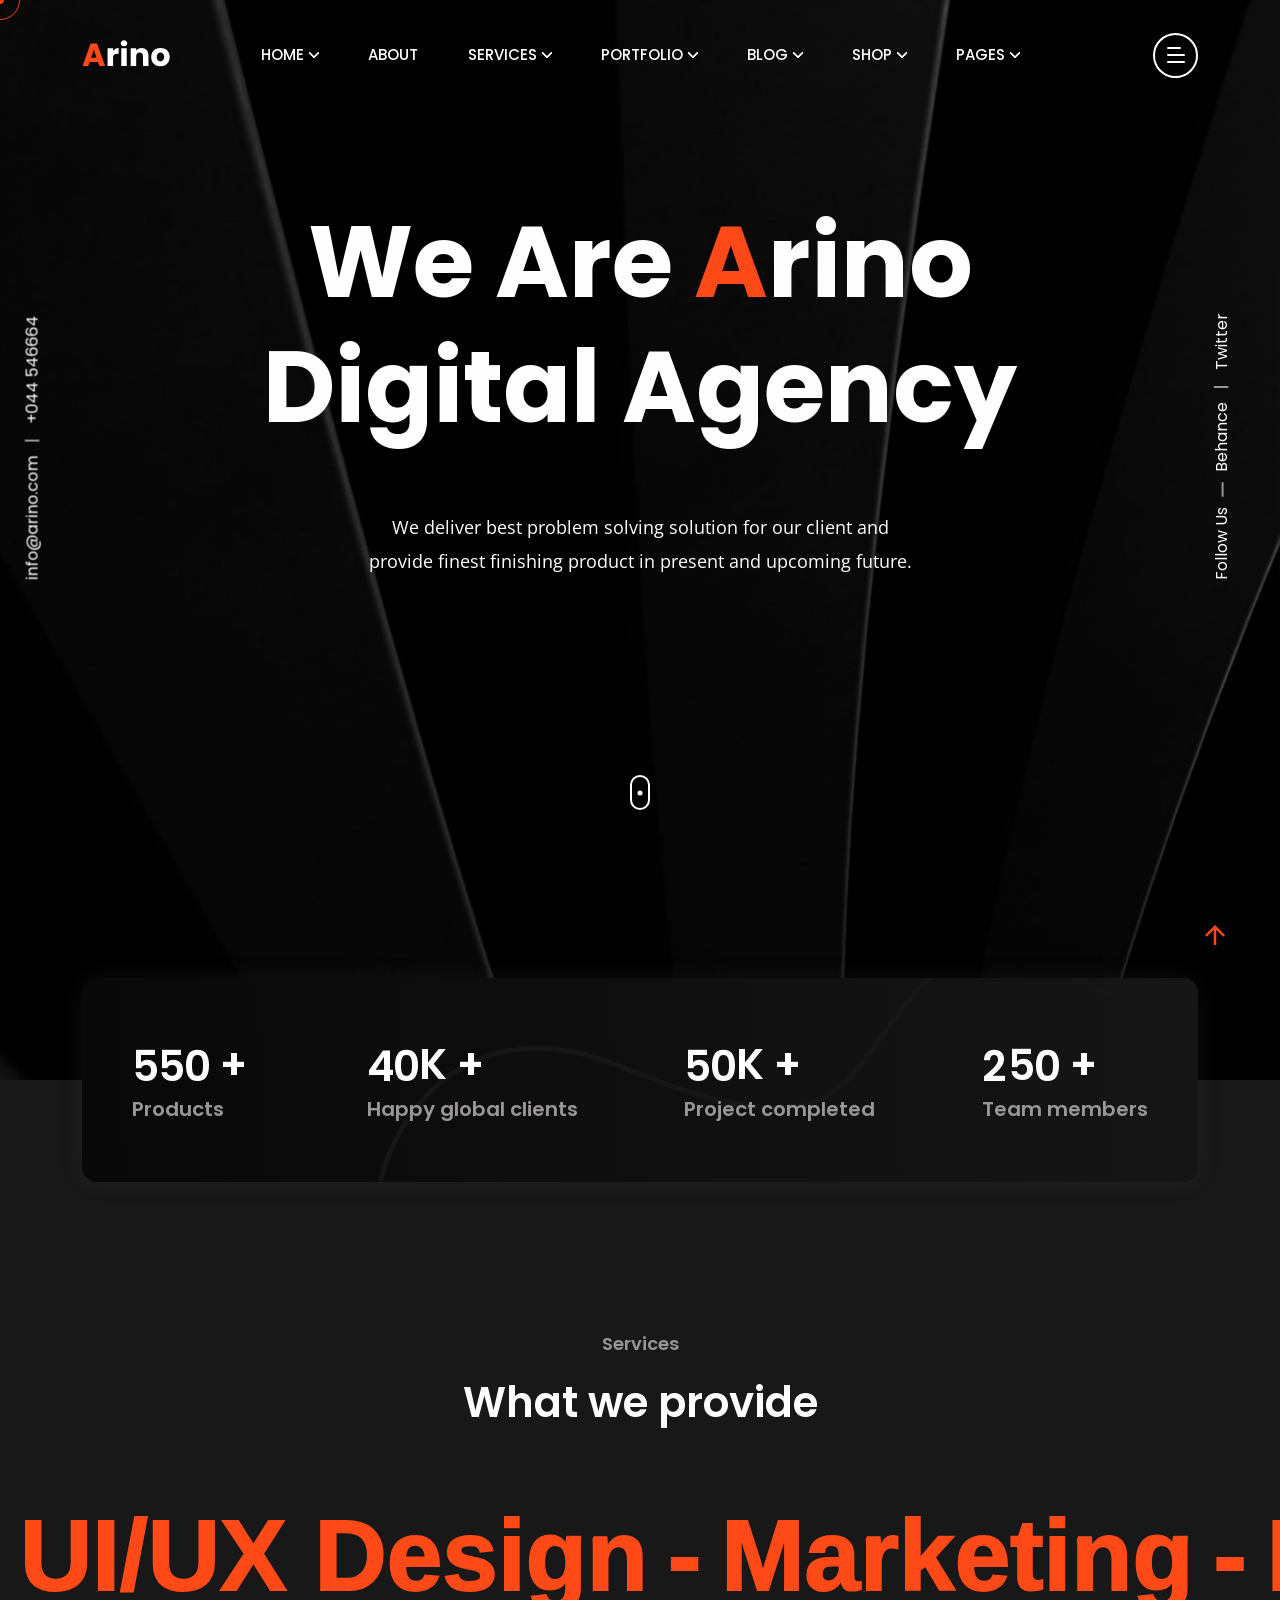
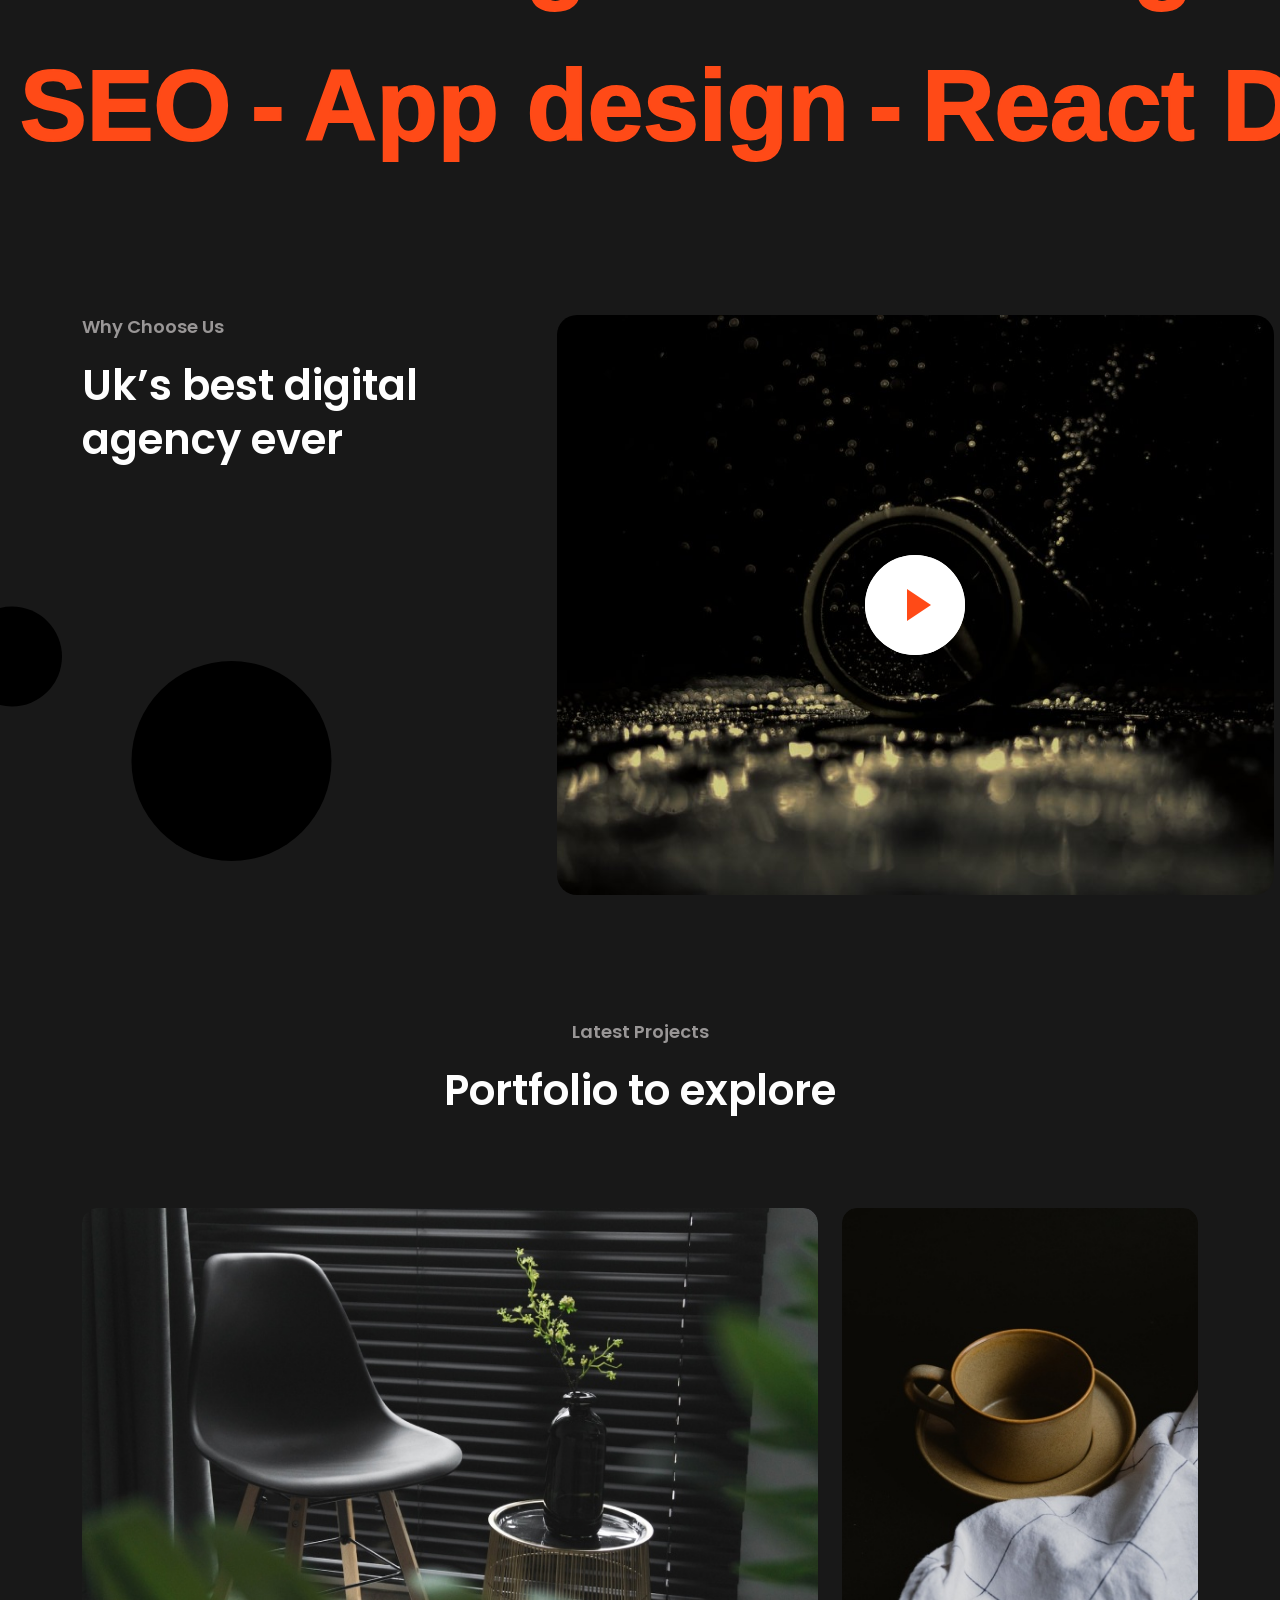
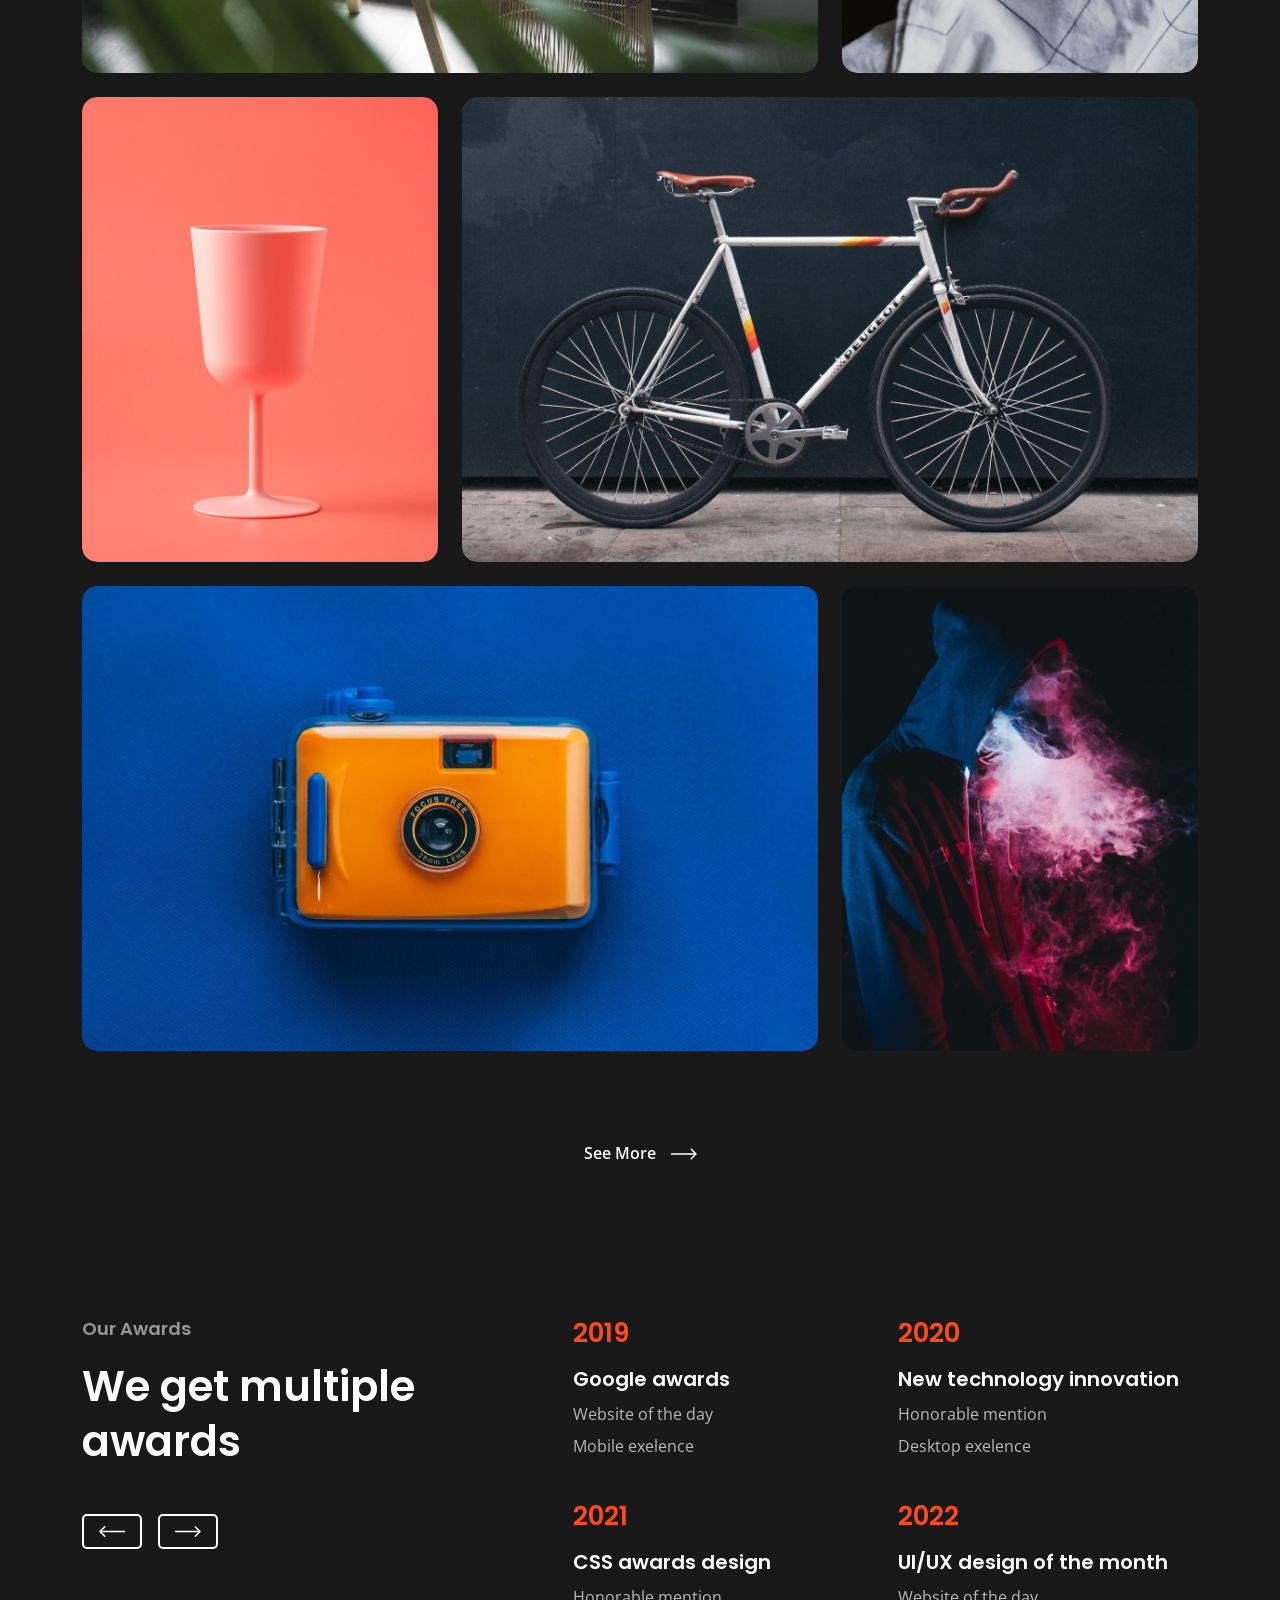
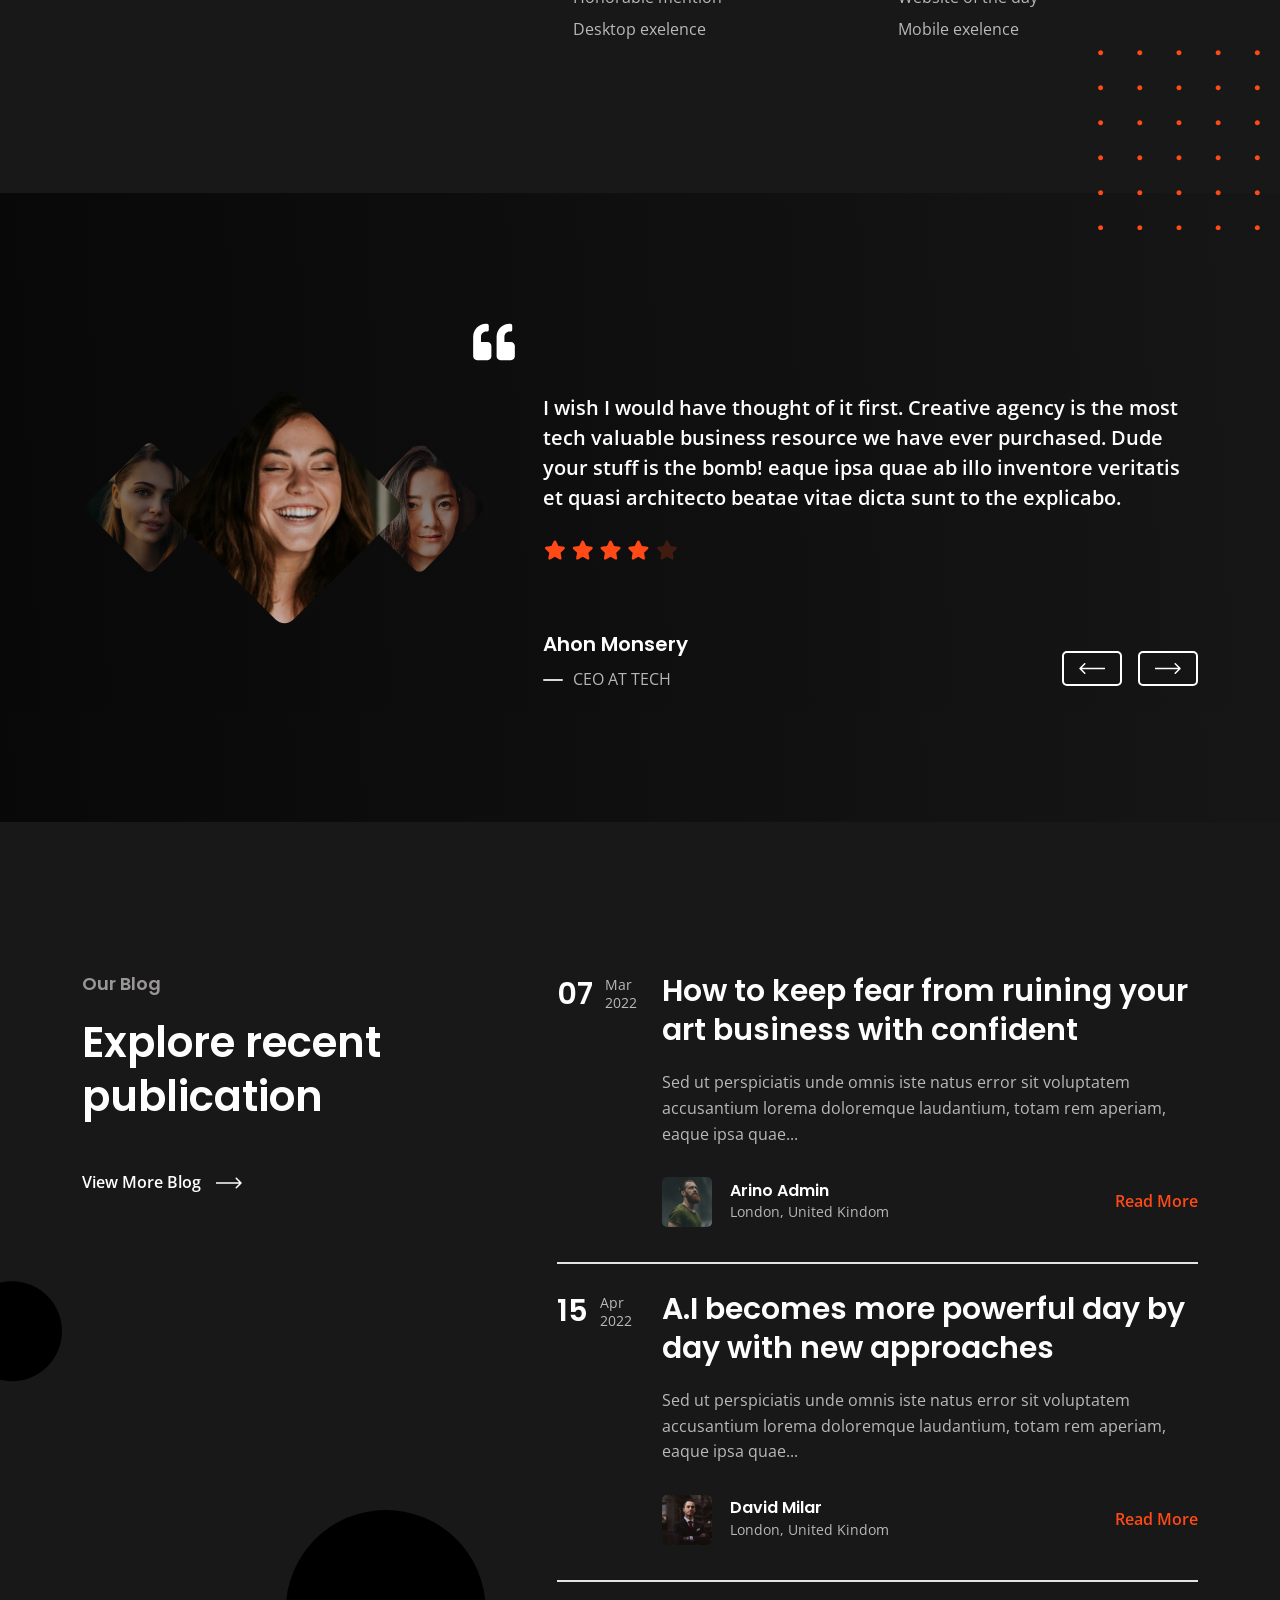
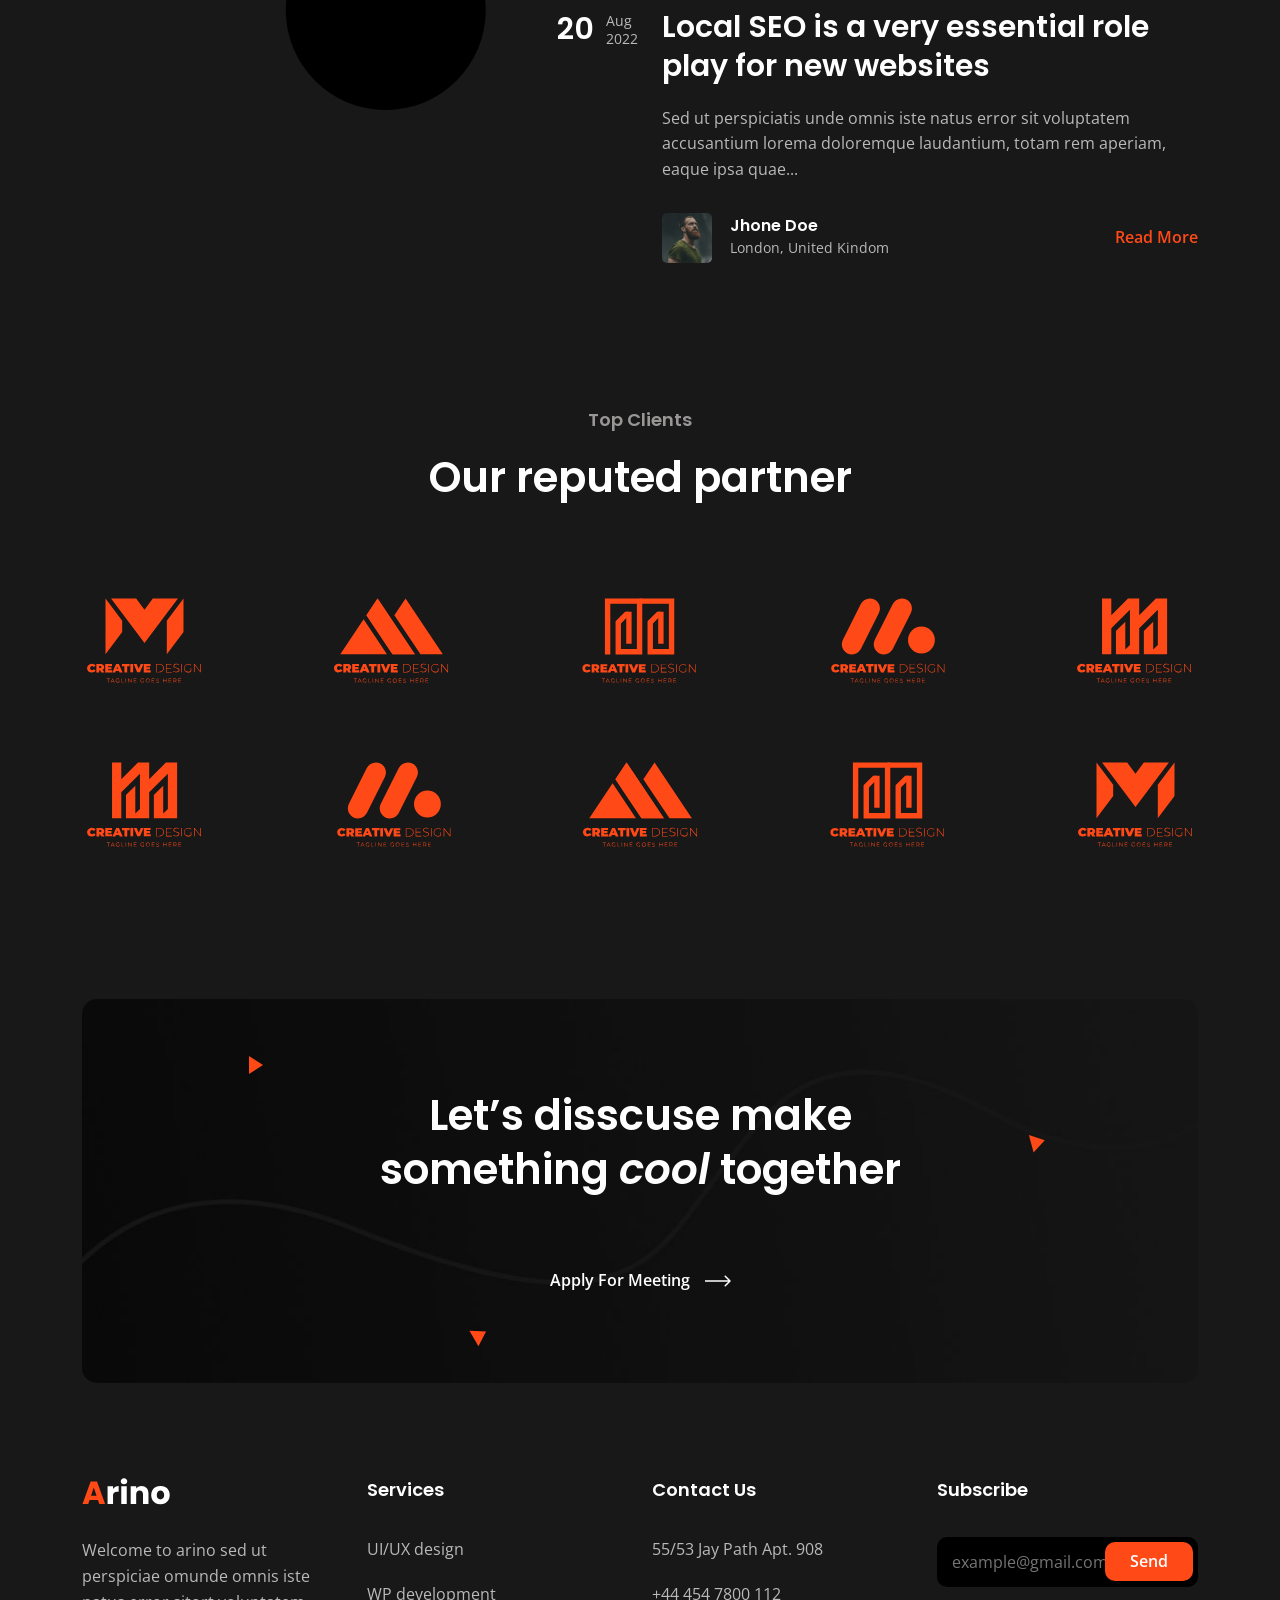
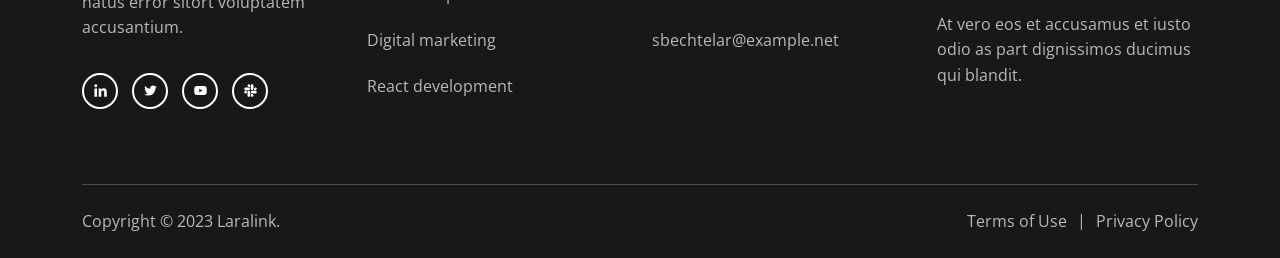
<file: digital-agency.html>
<!DOCTYPE html>
<html class="no-js" lang="en">

<head>
  <!-- Meta Tags -->
  <meta charset="utf-8">
  <meta http-equiv="x-ua-compatible" content="ie=edge">
  <meta name="viewport" content="width=device-width, initial-scale=1">
  <meta name="author" content="Laralink">
  <!-- Favicon Icon -->
  <link rel="icon" href="assets/img/favicon.png">
  <!-- Site Title -->
  <title>Arino - Creative Agency Template</title>
  <link rel="stylesheet" href="assets/css/plugins/bootstrap.min.css">
  <link rel="stylesheet" href="assets/css/plugins/fontawesome.min.css">
  <link rel="stylesheet" href="assets/css/plugins/slick.css">
  <link rel="stylesheet" href="assets/css/plugins/lightgallery.min.css">
  <link rel="stylesheet" href="assets/css/plugins/animate.css">
  <link rel="stylesheet" href="assets/css/style.css">
</head>

<body>
  <div class="cs-preloader cs-center">
    <div class="cs-preloader_in"></div>
  </div>
  <!-- Start Header Section -->
  <header class="cs-site_header cs-style1 text-uppercase cs-sticky_header">
    <div class="cs-main_header">
      <div class="container">
        <div class="cs-main_header_in">
          <div class="cs-main_header_left">
            <a class="cs-site_branding" href="index.html">
              <img src="assets/img/logo.svg" alt="Logo">
            </a>
          </div>
          <div class="cs-main_header_center">
            <div class="cs-nav cs-primary_font cs-medium">
              <ul class="cs-nav_list">
                <li class="menu-item-has-children cs-mega_menu">
                  <a href="index.html">Home</a>
                  <ul class="cs-mega_wrapper">
                    <li>
                      <ul>
                        <li>
                          <a href="index.html" class="cs-nav_list_img">
                            <img src="assets/img/demo/main-home.jpeg" alt="Thumb">
                          </a>
                          <a href="index.html">Main Home</a>
                        </li>
                        <li>
                          <a href="architecture-agency.html" class="cs-nav_list_img">
                            <img src="assets/img/demo/architecture-agency.jpeg" alt="Thumb">
                          </a>
                          <a href="architecture-agency.html">Architecture Agency</a>
                          <span class="cs-header_badge">New</span>
                        </li>
                      </ul>
                    </li>
                    <li>
                      <ul>
                        <li>
                          <a href="photography-agency.html" class="cs-nav_list_img">
                            <img src="assets/img/demo/photography-agency.jpeg" alt="Thumb">
                          </a>
                          <a href="photography-agency.html">Photography Agency</a>
                        </li>
                        <li>
                          <a href="creative-solution.html" class="cs-nav_list_img">
                            <img src="assets/img/demo/creative-solution.jpeg" alt="Thumb">
                          </a>
                          <a href="creative-solution.html">Creative Solution</a>
                          <span class="cs-header_badge">New</span>
                        </li>
                      </ul>
                    </li>
                    <li>
                      <ul>
                        <li>
                          <a href="creative-portfolio.html" class="cs-nav_list_img">
                            <img src="assets/img/demo/portfolio.jpeg" alt="Thumb">
                          </a>
                          <a href="creative-portfolio.html">Creative Portfolio</a>
                        </li>
                        <li>
                          <a href="personal-portfolio.html" class="cs-nav_list_img">
                            <img src="assets/img/demo/personal-portfolio.jpeg" alt="Thumb">
                            <span class="cs-header_badge">New</span>
                          </a>
                          <a href="personal-portfolio.html">Personal Portfolio</a>
                        </li>
                      </ul>
                    </li>
                    <li>
                      <ul>
                        <li>
                          <a href="digital-agency.html" class="cs-nav_list_img">
                            <img src="assets/img/demo/digital-agency.jpeg" alt="Thumb">
                          </a>
                          <a href="digital-agency.html">Digital Agency</a>
                        </li>
                        <li>
                          <a href="https://arino-html-rtl.vercel.app" target="_blank" class="cs-nav_list_img">
                            <img src="assets/img/demo/rtl.jpeg" alt="Thumb">
                          </a>
                          <a href="https://arino-html-rtl.vercel.app" target="_blank">RTL Demo</a>
                        </li>
                      </ul>
                    </li>
                    <li>
                      <ul>
                        <li>
                          <a href="marketing-agency.html" class="cs-nav_list_img">
                            <img src="assets/img/demo/marketing.jpeg" alt="Thumb">
                          </a>
                          <a href="marketing-agency.html">Marketing Agency</a>
                        </li>
                        <li>
                          <a href="showcase-portfolio.html" class="cs-nav_list_img">
                            <img src="assets/img/demo/portfolio-showcase.jpeg" alt="Thumb">
                          </a>
                          <a href="showcase-portfolio.html">Portfolio Showcase</a>
                        </li>
                        <li>
                          <a href="case-study-showcase.html" class="cs-nav_list_img">
                            <img src="assets/img/demo/case-study-showcase.jpeg" alt="Thumb">
                          </a>
                          <a href="case-study-showcase.html">Case Study Showcase</a>
                        </li>
                      </ul>
                    </li>
                    <li>
                      <ul>
                        <li>
                          <a href="freelancer-agency.html" class="cs-nav_list_img">
                            <img src="assets/img/demo/freelancer-agency.jpeg" alt="Thumb">
                          </a>
                          <a href="freelancer-agency.html">Freelancing Agency</a>
                        </li>
                        <li>
                          <a href="video-showcase.html" class="cs-nav_list_img">
                            <img src="assets/img/demo/video-showcase.jpeg" alt="Thumb">
                            <span class="cs-header_badge">New</span>
                          </a>
                          <a href="video-showcase.html">Video Showcase</a>
                        </li>
                      </ul>
                    </li>
                  </ul>
                </li>
                <li><a href="about.html">About</a></li>
                <li class="menu-item-has-children"><a href="service.html">Services</a>
                  <ul>
                    <li><a href="service.html">Services</a></li>
                    <li><a href="service-details.html">Service Details</a></li>
                  </ul>
                </li>
                <li class="menu-item-has-children"><a href="portfolio.html">Portfolio</a>
                  <ul>
                    <li><a href="portfolio.html">Portfolio</a></li>
                    <li><a href="portfolio-details.html">Portfolio Details</a></li>
                  </ul>
                </li>
                <li class="menu-item-has-children"><a href="blog.html">Blog</a>
                  <ul>
                    <li><a href="blog.html">Blog</a></li>
                    <li><a href="blog-details.html">Blog Details</a></li>
                  </ul>
                </li>
                <li class="menu-item-has-children">
                  <a href="shop.html">Shop</a>
                  <ul>
                    <li>
                      <a href="shop.html">Our Shop</a>
                    </li>
                    <li>
                      <a href="shop-product-details.html">Shop Details</a>
                    </li>
                    <li>
                      <a href="shop-cart.html">Cart</a>
                    </li>
                    <li>
                      <a href="shop-checkout.html">Checkout</a>
                    </li>
                    <li>
                      <a href="shop-order-recived.html">Success Order</a>
                    </li>
                    <li>
                      <a href="shop-wishlist.html">Wishlist</a>
                    </li>
                  </ul>
                </li>
                <li class="menu-item-has-children"><a href="#">Pages</a>
                  <ul>
                    <li><a href="contact.html">Contact</a></li>
                    <li><a href="team.html">Team</a></li>
                    <li><a href="team-details.html">Team Details</a></li>
                    <li><a href="case-study.html">Case Study Details</a></li>
                    <li><a href="faq.html">FAQ</a></li>
                  </ul>
                </li>
              </ul>
            </div>
          </div>
          <div class="cs-main_header_right">
            <div class="cs-toolbox">
              <span class="cs-icon_btn">
                <span class="cs-icon_btn_in">
                  <span></span>
                  <span></span>
                  <span></span>
                  <span></span>
                </span>
              </span>
            </div>
          </div>
        </div>
      </div>
    </div>
  </header>
  <div class="cs-side_header">
    <button class="cs-close"></button>
    <div class="cs-side_header_overlay"></div>
    <div class="cs-side_header_in">
      <div class="cs-side_header_shape"></div>
      <a class="cs-site_branding" href="index.html">
        <img src="assets/img/footer_logo.svg" alt="Logo">
      </a>
      <div class="cs-side_header_box">
        <h2 class="cs-side_header_heading">Do you have a project in your  <br> mind? Keep connect us.</h2>
      </div>
      <div class="cs-side_header_box">
        <h3 class="cs-side_header_title cs-primary_color">Contact Us</h3>
        <ul class="cs-contact_info cs-style1 cs-mp0">
          <li>
            <svg width="18" height="18" viewBox="0 0 18 18" fill="none" xmlns="http://www.w3.org/2000/svg">
              <path d="M17 12.5C15.75 12.5 14.55 12.3 13.43 11.93C13.08 11.82 12.69 11.9 12.41 12.17L10.21 14.37C7.38 12.93 5.06 10.62 3.62 7.79L5.82 5.58C6.1 5.31 6.18 4.92 6.07 4.57C5.7 3.45 5.5 2.25 5.5 1C5.5 0.45 5.05 0 4.5 0H1C0.45 0 0 0.45 0 1C0 10.39 7.61 18 17 18C17.55 18 18 17.55 18 17V13.5C18 12.95 17.55 12.5 17 12.5ZM9 0V10L12 7H18V0H9Z" fill="#FF4A17"/>
            </svg>
            <span>+44 454 7800 112</span>
          </li>
          <li>
            <svg width="20" height="18" viewBox="0 0 20 18" fill="none" xmlns="http://www.w3.org/2000/svg">
              <path d="M20 6.98V16C20 17.1 19.1 18 18 18H2C0.9 18 0 17.1 0 16V4C0 2.9 0.9 2 2 2H12.1C12.04 2.32 12 2.66 12 3C12 4.48 12.65 5.79 13.67 6.71L10 9L2 4V6L10 11L15.3 7.68C15.84 7.88 16.4 8 17 8C18.13 8 19.16 7.61 20 6.98ZM14 3C14 4.66 15.34 6 17 6C18.66 6 20 4.66 20 3C20 1.34 18.66 0 17 0C15.34 0 14 1.34 14 3Z" fill="#FF4A17"/>
            </svg>              
            <span>infotech@arino.com</span>
          </li>
          <li>
            <svg width="14" height="20" viewBox="0 0 14 20" fill="none" xmlns="http://www.w3.org/2000/svg">
              <path d="M7 0C3.13 0 0 3.13 0 7C0 12.25 7 20 7 20C7 20 14 12.25 14 7C14 3.13 10.87 0 7 0ZM7 9.5C5.62 9.5 4.5 8.38 4.5 7C4.5 5.62 5.62 4.5 7 4.5C8.38 4.5 9.5 5.62 9.5 7C9.5 8.38 8.38 9.5 7 9.5Z" fill="#FF4A17"/>
            </svg>              
            <span>50 Wall Street Suite, 44150 <br>Ohio, United States</span>
          </li>
        </ul>
      </div>
      <div class="cs-side_header_box">
        <h3 class="cs-side_header_title cs-primary_color">Subscribe</h3>
        <div class="cs-newsletter cs-style1">
          <form action="#" class="cs-newsletter_form">
            <input type="email" class="cs-newsletter_input" placeholder="example@gmail.com">
            <button class="cs-newsletter_btn"><span>Send</span></button>
          </form>
          <div class="cs-newsletter_text">At vero eos et accusamus et iusto odio as part dignissimos ducimus qui blandit.</div>
        </div>
      </div>
      <div class="cs-side_header_box">
        <div class="cs-social_btns cs-style1">
          <a href="#" class="cs-center">
            <svg width="15" height="15" viewBox="0 0 15 15" fill="none" xmlns="http://www.w3.org/2000/svg">
              <path d="M4.04799 13.7497H1.45647V5.4043H4.04799V13.7497ZM2.75084 4.2659C1.92215 4.2659 1.25 3.57952 1.25 2.75084C1.25 2.35279 1.40812 1.97105 1.68958 1.68958C1.97105 1.40812 2.35279 1.25 2.75084 1.25C3.14888 1.25 3.53063 1.40812 3.81209 1.68958C4.09355 1.97105 4.25167 2.35279 4.25167 2.75084C4.25167 3.57952 3.57924 4.2659 2.75084 4.2659ZM13.7472 13.7497H11.1613V9.68722C11.1613 8.71903 11.1417 7.4774 9.81389 7.4774C8.46652 7.4774 8.26004 8.5293 8.26004 9.61747V13.7497H5.67132V5.4043H8.15681V6.54269H8.19308C8.53906 5.887 9.38421 5.19503 10.6451 5.19503C13.2679 5.19503 13.75 6.92215 13.75 9.16546V13.7497H13.7472Z" fill="white"></path>
            </svg> 
          </a>
          <a href="#" class="cs-center">
            <svg width="13" height="11" viewBox="0 0 13 11" fill="none" xmlns="http://www.w3.org/2000/svg">
              <path d="M11.4651 2.95396C11.4731 3.065 11.4731 3.17606 11.4731 3.2871C11.4731 6.67383 8.89535 10.5761 4.18402 10.5761C2.73255 10.5761 1.38421 10.1557 0.25 9.42608C0.456226 9.44986 0.654494 9.4578 0.868655 9.4578C2.06629 9.4578 3.16879 9.0533 4.04918 8.36326C2.92291 8.33946 1.97906 7.60183 1.65386 6.5866C1.81251 6.61038 1.97112 6.62624 2.1377 6.62624C2.36771 6.62624 2.59774 6.59451 2.81188 6.53901C1.63802 6.30105 0.757595 5.26996 0.757595 4.02472V3.99301C1.09864 4.18336 1.49524 4.30233 1.91558 4.31818C1.22554 3.85814 0.773464 3.07294 0.773464 2.1846C0.773464 1.70872 0.900344 1.27249 1.12244 0.891774C2.38355 2.44635 4.27919 3.46156 6.40481 3.57262C6.36516 3.38226 6.34136 3.184 6.34136 2.9857C6.34136 1.57388 7.4835 0.423828 8.90323 0.423828C9.64086 0.423828 10.3071 0.733156 10.7751 1.23284C11.354 1.1218 11.9093 0.907643 12.401 0.614185C12.2106 1.20906 11.8061 1.70875 11.2748 2.02598C11.7903 1.97049 12.29 1.82769 12.75 1.62942C12.4011 2.13702 11.9648 2.5891 11.4651 2.95396V2.95396Z" fill="white"></path>
            </svg>                    
          </a>
          <a href="#" class="cs-center">
            <svg width="13" height="9" viewBox="0 0 13 9" fill="none" xmlns="http://www.w3.org/2000/svg">
              <path d="M12.4888 1.48066C12.345 0.939353 11.9215 0.513038 11.3837 0.368362C10.4089 0.105469 6.5 0.105469 6.5 0.105469C6.5 0.105469 2.59116 0.105469 1.61633 0.368362C1.07853 0.513061 0.65496 0.939353 0.5112 1.48066C0.25 2.4618 0.25 4.50887 0.25 4.50887C0.25 4.50887 0.25 6.55595 0.5112 7.53709C0.65496 8.0784 1.07853 8.48695 1.61633 8.63163C2.59116 8.89452 6.5 8.89452 6.5 8.89452C6.5 8.89452 10.4088 8.89452 11.3837 8.63163C11.9215 8.48695 12.345 8.0784 12.4888 7.53709C12.75 6.55595 12.75 4.50887 12.75 4.50887C12.75 4.50887 12.75 2.4618 12.4888 1.48066V1.48066ZM5.22158 6.36746V2.65029L8.48861 4.50892L5.22158 6.36746V6.36746Z" fill="white"></path>
            </svg>                    
          </a>
          <a href="#" class="cs-center">
            <svg width="13" height="13" viewBox="0 0 13 13" fill="none" xmlns="http://www.w3.org/2000/svg">
              <path d="M2.87612 8.149C2.87612 8.87165 2.28571 9.46205 1.56306 9.46205C0.840402 9.46205 0.25 8.87165 0.25 8.149C0.25 7.42634 0.840402 6.83594 1.56306 6.83594H2.87612V8.149ZM3.53795 8.149C3.53795 7.42634 4.12835 6.83594 4.851 6.83594C5.57366 6.83594 6.16406 7.42634 6.16406 8.149V11.4369C6.16406 12.1596 5.57366 12.75 4.851 12.75C4.12835 12.75 3.53795 12.1596 3.53795 11.4369V8.149ZM4.851 2.87612C4.12835 2.87612 3.53795 2.28571 3.53795 1.56306C3.53795 0.840402 4.12835 0.25 4.851 0.25C5.57366 0.25 6.16406 0.840402 6.16406 1.56306V2.87612H4.851V2.87612ZM4.851 3.53795C5.57366 3.53795 6.16406 4.12835 6.16406 4.851C6.16406 5.57366 5.57366 6.16406 4.851 6.16406H1.56306C0.840402 6.16406 0.25 5.57366 0.25 4.851C0.25 4.12835 0.840402 3.53795 1.56306 3.53795H4.851V3.53795ZM10.1239 4.851C10.1239 4.12835 10.7143 3.53795 11.4369 3.53795C12.1596 3.53795 12.75 4.12835 12.75 4.851C12.75 5.57366 12.1596 6.16406 11.4369 6.16406H10.1239V4.851V4.851ZM9.46205 4.851C9.46205 5.57366 8.87165 6.16406 8.149 6.16406C7.42634 6.16406 6.83594 5.57366 6.83594 4.851V1.56306C6.83594 0.840402 7.42634 0.25 8.149 0.25C8.87165 0.25 9.46205 0.840402 9.46205 1.56306V4.851V4.851ZM8.149 10.1239C8.87165 10.1239 9.46205 10.7143 9.46205 11.4369C9.46205 12.1596 8.87165 12.75 8.149 12.75C7.42634 12.75 6.83594 12.1596 6.83594 11.4369V10.1239H8.149ZM8.149 9.46205C7.42634 9.46205 6.83594 8.87165 6.83594 8.149C6.83594 7.42634 7.42634 6.83594 8.149 6.83594H11.4369C12.1596 6.83594 12.75 7.42634 12.75 8.149C12.75 8.87165 12.1596 9.46205 11.4369 9.46205H8.149Z" fill="white"></path>
            </svg>                    
          </a>
        </div>
      </div>
    </div>
  </div>
  <!-- End Header Section -->
  
  <!-- Start Hero -->
  <div class="cs-hero cs-style1 cs-type1 text-center" id="home">
    
    <div class="cs-slider cs-style1">
      <div class="cs-slider_container" data-autoplay="1" data-loop="1" data-speed="2000" data-center="0" data-fade-slide="1" data-slides-per-view="1">
        <div class="cs-slider_wrapper">
          <div class="cs-slide">
            <div class="cs-hero_slide cs-fixed_bg cs-bg" data-src="assets/img/hero_bg_2.jpeg"></div>
          </div><!-- .cs-slide -->
          <div class="cs-slide">
            <div class="cs-hero_slide cs-fixed_bg cs-bg" data-src="assets/img/hero_bg_3.jpeg"></div>
          </div><!-- .cs-slide -->
        </div>
      </div><!-- .cs-slider_container -->
    </div><!-- .cs-slider -->

    <div class="container">
      <div class="cs-hero_text">
        <h1 class="cs-hero_title wow fadeInRight" data-wow-duration="0.8s" data-wow-delay="0.2s">
          We Are <span class="cs-accent_color">A</span>rino <br>Digital Agency
        </h1>
        <div class="cs-hero_info justify-content-center">
          <div class="cs-hero_subtitle">We deliver best problem solving solution for our client and provide finest finishing product in present and upcoming future.</div>
        </div>
      </div>
    </div>
    <div class="cs-hero_social_wrap cs-primary_font cs-primary_color">
      <div class="cs-hero_social_title">Follow Us</div>
      <ul class="cs-hero_social_links">
        <li><a href="">Behance</a></li>
        <li><a href="">Twitter</a></li>
      </ul>
    </div>
    <div class="cs-hero_social_wrap cs-left_side cs-primary_font cs-primary_color">
      <ul class="cs-hero_social_links">
        <li><a href="">info@arino.com</a></li>
        <li><a href="">+044 546664</a></li>
      </ul>
    </div>
    <a href="#service" class="cs-down_btn"></a>
  </div>
  <!-- End Hero -->

  <!-- Start FunFact -->
  <section>
    <div class="container">
      <div class="cs-funfact_wrap_2 cs-type1">
        <div class="cs-funfact_shape" data-src="assets/img/funfact_shape_bg.svg"></div>
        <div class="cs-funfacts">
          <div>
            <div class="cs-funfact cs-style2">
              <div class="cs-funfact_number cs-primary_font cs-semi_bold cs-primary_color"><span data-count-to="550" class="odometer"></span> <span class="cs-plus">+</span></div>
              <h3 class="cs-funfact_title">Products</h3>
            </div>
          </div>
          <div>
            <div class="cs-funfact cs-style2">
              <div class="cs-funfact_number cs-primary_font cs-semi_bold cs-primary_color"><span data-count-to="40" class="odometer"></span>K <span class="cs-plus">+</span></div>
              <h3 class="cs-funfact_title">Happy global clients</h3>
            </div>
          </div>
          <div>
            <div class="cs-funfact cs-style2">
              <div class="cs-funfact_number cs-primary_font cs-semi_bold cs-primary_color"><span data-count-to="50" class="odometer"></span>K <span class="cs-plus">+</span></div>
              <h3 class="cs-funfact_title">Project completed</h3>
            </div>
          </div>
          <div>
            <div class="cs-funfact cs-style2">
              <div class="cs-funfact_number cs-primary_font cs-semi_bold cs-primary_color"><span data-count-to="250" class="odometer"></span> <span class="cs-plus">+</span></div>
              <h3 class="cs-funfact_title">Team members</h3>
            </div>
          </div>
        </div>
      </div>
    </div>
  </section>
  <!-- End FunFact -->
  <!-- Start Service Section -->
  <section id="service">
    <div class="cs-height_150 cs-height_lg_80"></div>
    <div class="container">
      <div class="cs-section_heading cs-style1 text-center">
        <h3 class="cs-section_subtitle">Services</h3>
        <h2 class="cs-section_title wow fadeInUp" data-wow-duration="0.8s" data-wow-delay="0.2s">What we provide</h2>
      </div>
    </div>
    <div class="cs-height_65 cs-height_lg_45"></div>
    <div class="cs-moving_text_wrap cs-type1 cs-bold cs-primary_font">
      <div class="cs-moving_text_in">
        <div class="cs-moving_text"><a href="service-details.html">UI/UX Design</a>-<a href="service-details.html">Marketing</a>-<a href="service-details.html">Branding</a>-</div>
        <div class="cs-moving_text"><a href="service-details.html">UI/UX Design</a>-<a href="service-details.html">Marketing</a>-<a href="service-details.html">Branding</a>-</div>
      </div>
    </div>
    <div class="cs-height_30 cs-height_lg_10"></div>
    <div class="cs-moving_text_wrap cs-type1 cs-bold cs-primary_font">
      <div class="cs-moving_text_in">
        <div class="cs-moving_text cs-reverse_animation"><a href="service-details.html">SEO</a>-<a href="service-details.html">App design</a>-<a href="service-details.html">React Developer</a>-</div>
        <div class="cs-moving_text cs-reverse_animation"><a href="service-details.html">SEO</a>-<a href="service-details.html">App design</a>-<a href="service-details.html">React Developer</a>-</div>
      </div>
    </div>
  </section>
  <!-- End Service Section -->

  <!-- Start Video Block Section -->
  <section class="cs-shape_wrap_4 cs-parallax">
    <div class="cs-shape_4 cs-to_up"></div>
    <div class="cs-shape_4 cs-to_right"></div>
    <div class="cs-height_150 cs-height_lg_80"></div>
    <div class="container">
      <div class="row">
        <div class="col-lg-5 col-xl-4">
          <div class="cs-section_heading cs-style1">
            <h3 class="cs-section_subtitle">Why Choose Us</h3>
            <h2 class="cs-section_title">Uk’s best digital agency ever</h2>
            <div class="cs-height_45 cs-height_lg_20"></div>
            <a href="about.html" class="cs-text_btn wow fadeInLeft" data-wow-duration="0.8s" data-wow-delay="0.2s">
              <span>Learn More</span>
              <svg width="26" height="12" viewBox="0 0 26 12" fill="none" xmlns="http://www.w3.org/2000/svg">
                <path d="M25.5303 6.53033C25.8232 6.23744 25.8232 5.76256 25.5303 5.46967L20.7574 0.696699C20.4645 0.403806 19.9896 0.403806 19.6967 0.696699C19.4038 0.989593 19.4038 1.46447 19.6967 1.75736L23.9393 6L19.6967 10.2426C19.4038 10.5355 19.4038 11.0104 19.6967 11.3033C19.9896 11.5962 20.4645 11.5962 20.7574 11.3033L25.5303 6.53033ZM0 6.75H25V5.25H0V6.75Z" fill="currentColor"></path>
              </svg>                
            </a>
          </div>
          <div class="cs-height_45 cs-height_lg_45"></div>
        </div>
        <div class="col-lg-7 offset-xl-1">
          <div class="cs-half_screen">
            <a href="https://www.youtube.com/watch?v=VcaAVWtP48A" class="cs-video_block cs-style1 cs-size1 cs-video_open cs-bg" data-src="assets/img/video_bg.jpeg">
              <span class="cs-player_btn cs-accent_color">
                <span></span>       
              </span>
            </a>
          </div>
        </div>
      </div>
    </div>
    <div class="cs-height_125 cs-height_lg_70"></div>
  </section>
  <!-- End Video Block Section -->

  <!-- Start Latest Project -->
  <section>
    <div class="container">
      <div class="cs-section_heading cs-style1 text-center">
        <h3 class="cs-section_subtitle">Latest Projects</h3>
        <h2 class="cs-section_title wow fadeInUp" data-wow-duration="0.8s" data-wow-delay="0.2s">Portfolio to explore</h2>
      </div>
    </div>
    <div class="cs-height_90 cs-height_lg_45"></div>
    <div class="container">
      <div class="cs-isotop cs-style1 cs-isotop_col_3 cs-has_gutter_24">
        <div class="cs-grid_sizer"></div>
        <div class="cs-isotop_item cs-w66 mobile_apps">
          <a href="portfolio-details.html" class="cs-portfolio cs-style1 cs-type1">
            <div class="cs-portfolio_hover"></div>
            <div class="cs-portfolio_bg cs-bg" data-src="assets/img/portfolio_11.jpeg"></div>
            <div class="cs-portfolio_info">
              <div class="cs-portfolio_info_bg cs-accent_bg"></div>
              <h2 class="cs-portfolio_title">Colorful Art Work</h2>
              <div class="cs-portfolio_subtitle">See Details</div>
            </div>
          </a>
        </div><!-- .cs-isotop_item -->
        <div class="cs-isotop_item ui_ux_design">
          <a href="portfolio-details.html" class="cs-portfolio cs-style1 cs-type1">
            <div class="cs-portfolio_hover"></div>
            <div class="cs-portfolio_bg cs-bg" data-src="assets/img/portfolio_12.jpeg"></div>
            <div class="cs-portfolio_info">
              <div class="cs-portfolio_info_bg cs-accent_bg"></div>
              <h2 class="cs-portfolio_title">Colorful Art Work</h2>
              <div class="cs-portfolio_subtitle">See Details</div>
            </div>
          </a>
        </div><!-- .cs-isotop_item -->
        <div class="cs-isotop_item web_design">
          <a href="portfolio-details.html" class="cs-portfolio cs-style1 cs-type1">
            <div class="cs-portfolio_hover"></div>
            <div class="cs-portfolio_bg cs-bg" data-src="assets/img/portfolio_13.jpeg"></div>
            <div class="cs-portfolio_info">
              <div class="cs-portfolio_info_bg cs-accent_bg"></div>
              <h2 class="cs-portfolio_title">Colorful Art Work</h2>
              <div class="cs-portfolio_subtitle">See Details</div>
            </div>
          </a>
        </div><!-- .cs-isotop_item -->
        <div class="cs-isotop_item cs-w66 logo_design">
          <a href="portfolio-details.html" class="cs-portfolio cs-style1 cs-type1">
            <div class="cs-portfolio_hover"></div>
            <div class="cs-portfolio_bg cs-bg" data-src="assets/img/portfolio_14.jpeg"></div>
            <div class="cs-portfolio_info">
              <div class="cs-portfolio_info_bg cs-accent_bg"></div>
              <h2 class="cs-portfolio_title">Colorful Art Work</h2>
              <div class="cs-portfolio_subtitle">See Details</div>
            </div>
          </a>
        </div><!-- .cs-isotop_item -->
        <div class="cs-isotop_item cs-w66 mobile_apps">
          <a href="portfolio-details.html" class="cs-portfolio cs-style1 cs-type1">
            <div class="cs-portfolio_hover"></div>
            <div class="cs-portfolio_bg cs-bg" data-src="assets/img/portfolio_15.jpeg"></div>
            <div class="cs-portfolio_info">
              <div class="cs-portfolio_info_bg cs-accent_bg"></div>
              <h2 class="cs-portfolio_title">Colorful Art Work</h2>
              <div class="cs-portfolio_subtitle">See Details</div>
            </div>
          </a>
        </div><!-- .cs-isotop_item -->
        <div class="cs-isotop_item ui_ux_design">
          <a href="portfolio-details.html" class="cs-portfolio cs-style1 cs-type1">
            <div class="cs-portfolio_hover"></div>
            <div class="cs-portfolio_bg cs-bg" data-src="assets/img/portfolio_16.jpeg"></div>
            <div class="cs-portfolio_info">
              <div class="cs-portfolio_info_bg cs-accent_bg"></div>
              <h2 class="cs-portfolio_title">Colorful Art Work</h2>
              <div class="cs-portfolio_subtitle">See Details</div>
            </div>
          </a>
        </div><!-- .cs-isotop_item -->
      </div>
      <div class="cs-height_90 cs-height_lg_40"></div>
      <div class="text-center">
        <a href="#" class="cs-text_btn">
          <span>See More</span>
          <svg width="26" height="12" viewBox="0 0 26 12" fill="none" xmlns="http://www.w3.org/2000/svg">
            <path d="M25.5303 6.53033C25.8232 6.23744 25.8232 5.76256 25.5303 5.46967L20.7574 0.696699C20.4645 0.403806 19.9896 0.403806 19.6967 0.696699C19.4038 0.989593 19.4038 1.46447 19.6967 1.75736L23.9393 6L19.6967 10.2426C19.4038 10.5355 19.4038 11.0104 19.6967 11.3033C19.9896 11.5962 20.4645 11.5962 20.7574 11.3033L25.5303 6.53033ZM0 6.75H25V5.25H0V6.75Z" fill="currentColor"></path>
          </svg>                
        </a>
      </div>
    </div>
  </section>
  <!-- End Latest Project -->
  <div class="cs-height_150 cs-height_lg_80"></div>
  <!-- Start Awards Text -->
  <section>
    <div class="container">
      <div class="cs-slider cs-style1 cs-gap-24">
        <div class="cs-slider_left">
          <div class="cs-section_heading cs-style1">
            <h3 class="cs-section_subtitle wow fadeInLeft" data-wow-duration="0.8s" data-wow-delay="0.2s">Our Awards</h3>
            <h2 class="cs-section_title">We get multiple awards</h2>
          </div>
          <div class="cs-height_45 cs-height_lg_20"></div>
          <div class="cs-slider_arrows cs-style1 cs-primary_color">
            <div class="cs-left_arrow cs-center">
              <svg width="26" height="13" viewBox="0 0 26 13" fill="none" xmlns="http://www.w3.org/2000/svg">
                <path d="M0.469791 5.96967C0.176899 6.26256 0.176899 6.73744 0.469791 7.03033L5.24276 11.8033C5.53566 12.0962 6.01053 12.0962 6.30342 11.8033C6.59632 11.5104 6.59632 11.0355 6.30342 10.7426L2.06078 6.5L6.30342 2.25736C6.59632 1.96447 6.59632 1.48959 6.30342 1.1967C6.01053 0.903806 5.53566 0.903806 5.24276 1.1967L0.469791 5.96967ZM26.0001 5.75L1.00012 5.75V7.25L26.0001 7.25V5.75Z" fill="currentColor"/>
              </svg>                  
            </div>
            <div class="cs-right_arrow cs-center">
              <svg width="26" height="13" viewBox="0 0 26 13" fill="none" xmlns="http://www.w3.org/2000/svg">
                <path d="M25.5305 7.03033C25.8233 6.73744 25.8233 6.26256 25.5305 5.96967L20.7575 1.1967C20.4646 0.903806 19.9897 0.903806 19.6968 1.1967C19.4039 1.48959 19.4039 1.96447 19.6968 2.25736L23.9395 6.5L19.6968 10.7426C19.4039 11.0355 19.4039 11.5104 19.6968 11.8033C19.9897 12.0962 20.4646 12.0962 20.7575 11.8033L25.5305 7.03033ZM0.00012207 7.25H25.0001V5.75H0.00012207V7.25Z" fill="currentColor"/>
              </svg>                  
            </div>
          </div>
        </div>
        <div class="cs-slider_right">
          <div class="cs-slider_container" data-autoplay="0" data-loop="1" data-speed="600" data-center="0" data-slides-per-view="responsive" data-xs-slides="1" data-sm-slides="2" data-md-slides="2" data-lg-slides="2" data-add-slides="2">
            <div class="cs-slider_wrapper">
              <div class="cs-slide">
                <div class="cs-time_line cs-style1">
                  <h3 class="cs-accent_color">2019</h3>
                  <h2>Google awards</h2>
                  <p>Website of the day</p>
                  <p>Mobile exelence</p>
                </div>
                <div class="cs-height_40 cs-height_lg_30"></div>
                <div class="cs-time_line cs-style1">
                  <h3 class="cs-accent_color">2021</h3>
                  <h2>CSS awards design</h2>
                  <p>Honorable mention</p>
                  <p>Desktop exelence</p>
                </div>
              </div><!-- .cs-slide -->
              <div class="cs-slide">
                <div class="cs-time_line cs-style1">
                  <h3 class="cs-accent_color">2020</h3>
                  <h2>New technology innovation</h2>
                  <p>Honorable mention</p>
                  <p>Desktop exelence</p>
                </div>
                <div class="cs-height_40 cs-height_lg_30"></div>
                <div class="cs-time_line cs-style1">
                  <h3 class="cs-accent_color">2022</h3>
                  <h2>UI/UX design of the month</h2>
                  <p>Website of the day</p>
                  <p>Mobile exelence</p>
                </div>
              </div><!-- .cs-slide -->
              <div class="cs-slide">
                <div class="cs-time_line cs-style1">
                  <h3 class="cs-accent_color">2019</h3>
                  <h2>Google awards</h2>
                  <p>Website of the day</p>
                  <p>Mobile exelence</p>
                </div>
                <div class="cs-height_40 cs-height_lg_30"></div>
                <div class="cs-time_line cs-style1">
                  <h3 class="cs-accent_color">2021</h3>
                  <h2>CSS awards design</h2>
                  <p>Honorable mention</p>
                  <p>Desktop exelence</p>
                </div>
              </div><!-- .cs-slide -->
              <div class="cs-slide">
                <div class="cs-time_line cs-style1">
                  <h3 class="cs-accent_color">2020</h3>
                  <h2>New technology innovation</h2>
                  <p>Honorable mention</p>
                  <p>Desktop exelence</p>
                </div>
                <div class="cs-height_40 cs-height_lg_30"></div>
                <div class="cs-time_line cs-style1">
                  <h3 class="cs-accent_color">2022</h3>
                  <h2>UI/UX design of the month</h2>
                  <p>Website of the day</p>
                  <p>Mobile exelence</p>
                </div>
              </div><!-- .cs-slide -->
            </div>
          </div><!-- .cs-slider_container -->
          <div class="cs-pagination cs-style1 cs-hidden_desktop"></div>
        </div>
      </div><!-- .cs-slider -->
    </div>
  </section>
  <!-- End Awards Text -->
  <div class="cs-height_150 cs-height_lg_80"></div>
  <!-- Start Testimonial Section -->
  <section class="cs-gradient_bg_1 cs-shape_wrap_3 cs-parallax">
    <div class="cs-shape_3 cs-to_up">
      <svg width="162" height="181" viewBox="0 0 162 181" fill="none" xmlns="http://www.w3.org/2000/svg">
        <path d="M156.833 178.434C156.833 177.053 157.954 175.932 159.335 175.932C160.716 175.932 161.837 177.053 161.837 178.434C161.837 179.814 160.716 180.935 159.335 180.935C157.954 180.935 156.833 179.814 156.833 178.434Z" fill="#FF4A17"/>
        <path d="M117.65 178.434C117.65 177.053 118.771 175.932 120.152 175.932C121.533 175.932 122.653 177.053 122.653 178.434C122.653 179.814 121.533 180.935 120.152 180.935C118.771 180.935 117.65 179.814 117.65 178.434Z" fill="#FF4A17"/>
        <path d="M78.4694 178.434C78.4694 177.053 79.5902 175.932 80.971 175.932C82.3517 175.932 83.4726 177.053 83.4726 178.434C83.4726 179.814 82.3517 180.935 80.971 180.935C79.5876 180.935 78.4694 179.814 78.4694 178.434Z" fill="#FF4A17"/>
        <path d="M39.286 178.434C39.286 177.053 40.4069 175.932 41.7876 175.932C43.1684 175.932 44.2893 177.053 44.2893 178.434C44.2893 179.814 43.1684 180.935 41.7876 180.935C40.4069 180.935 39.286 179.814 39.286 178.434Z" fill="#FF4A17"/>
        <path d="M0.102661 178.434C0.102661 177.053 1.22354 175.932 2.60429 175.932C3.98504 175.932 5.10591 177.053 5.10591 178.434C5.10591 179.814 3.98504 180.935 2.60429 180.935C1.22091 180.935 0.102661 179.814 0.102661 178.434Z" fill="#FF4A17"/>
        <path d="M156.833 143.419C156.833 142.038 157.954 140.917 159.335 140.917C160.716 140.917 161.837 142.038 161.837 143.419C161.837 144.799 160.716 145.92 159.335 145.92C157.954 145.92 156.833 144.799 156.833 143.419Z" fill="#FF4A17"/>
        <path d="M117.65 143.419C117.65 142.038 118.771 140.917 120.152 140.917C121.533 140.917 122.653 142.038 122.653 143.419C122.653 144.799 121.533 145.92 120.152 145.92C118.771 145.92 117.65 144.799 117.65 143.419Z" fill="#FF4A17"/>
        <path d="M78.4694 143.419C78.4694 142.038 79.5902 140.917 80.971 140.917C82.3517 140.917 83.4726 142.038 83.4726 143.419C83.4726 144.799 82.3517 145.92 80.971 145.92C79.5876 145.92 78.4694 144.799 78.4694 143.419Z" fill="#FF4A17"/>
        <path d="M39.286 143.419C39.286 142.038 40.4069 140.917 41.7876 140.917C43.1684 140.917 44.2893 142.038 44.2893 143.419C44.2893 144.799 43.1684 145.92 41.7876 145.92C40.4069 145.92 39.286 144.799 39.286 143.419Z" fill="#FF4A17"/>
        <path d="M0.102661 143.419C0.102661 142.038 1.22354 140.917 2.60429 140.917C3.98504 140.917 5.10591 142.038 5.10591 143.419C5.10591 144.799 3.98504 145.92 2.60429 145.92C1.22091 145.92 0.102661 144.799 0.102661 143.419Z" fill="#FF4A17"/>
        <path d="M156.833 108.404C156.833 107.023 157.954 105.902 159.335 105.902C160.716 105.902 161.837 107.023 161.837 108.404C161.837 109.785 160.716 110.906 159.335 110.906C157.954 110.906 156.833 109.787 156.833 108.404Z" fill="#FF4A17"/>
        <path d="M120.152 110.906C121.533 110.906 122.653 109.786 122.653 108.404C122.653 107.022 121.533 105.902 120.152 105.902C118.77 105.902 117.65 107.022 117.65 108.404C117.65 109.786 118.77 110.906 120.152 110.906Z" fill="#FF4A17"/>
        <path d="M80.9684 110.906C82.35 110.906 83.47 109.786 83.47 108.404C83.47 107.022 82.35 105.902 80.9684 105.902C79.5868 105.902 78.4668 107.022 78.4668 108.404C78.4668 109.786 79.5868 110.906 80.9684 110.906Z" fill="#FF4A17"/>
        <path d="M39.286 108.404C39.286 107.023 40.4069 105.902 41.7876 105.902C43.1684 105.902 44.2893 107.023 44.2893 108.404C44.2893 109.785 43.1684 110.906 41.7876 110.906C40.4069 110.906 39.286 109.787 39.286 108.404Z" fill="#FF4A17"/>
        <path d="M0.102661 108.404C0.102661 107.023 1.22354 105.902 2.60429 105.902C3.98504 105.902 5.10591 107.023 5.10591 108.404C5.10591 109.785 3.98504 110.906 2.60429 110.906C1.22091 110.906 0.102661 109.787 0.102661 108.404Z" fill="#FF4A17"/>
        <path d="M156.833 73.3918C156.833 72.011 157.954 70.8901 159.335 70.8901C160.716 70.8901 161.837 72.011 161.837 73.3918C161.837 74.7725 160.716 75.8934 159.335 75.8934C157.954 75.8908 156.833 74.7725 156.833 73.3918Z" fill="#FF4A17"/>
        <path d="M120.152 75.8934C121.533 75.8934 122.653 74.7734 122.653 73.3918C122.653 72.0102 121.533 70.8901 120.152 70.8901C118.77 70.8901 117.65 72.0102 117.65 73.3918C117.65 74.7734 118.77 75.8934 120.152 75.8934Z" fill="#FF4A17"/>
        <path d="M80.9684 75.8934C82.35 75.8934 83.47 74.7734 83.47 73.3918C83.47 72.0102 82.35 70.8901 80.9684 70.8901C79.5868 70.8901 78.4668 72.0102 78.4668 73.3918C78.4668 74.7734 79.5868 75.8934 80.9684 75.8934Z" fill="#FF4A17"/>
        <path d="M39.286 73.3918C39.286 72.011 40.4069 70.8901 41.7876 70.8901C43.1684 70.8901 44.2893 72.011 44.2893 73.3918C44.2893 74.7725 43.1684 75.8934 41.7876 75.8934C40.4069 75.8934 39.286 74.7725 39.286 73.3918Z" fill="#FF4A17"/>
        <path d="M0.102661 73.3918C0.102661 72.011 1.22354 70.8901 2.60429 70.8901C3.98504 70.8901 5.10591 72.011 5.10591 73.3918C5.10591 74.7725 3.98504 75.8934 2.60429 75.8934C1.22091 75.8908 0.102661 74.7725 0.102661 73.3918Z" fill="#FF4A17"/>
        <path d="M156.833 38.3766C156.833 36.9959 157.954 35.875 159.335 35.875C160.716 35.875 161.837 36.9959 161.837 38.3766C161.837 39.7574 160.716 40.8782 159.335 40.8782C157.954 40.8756 156.833 39.7574 156.833 38.3766Z" fill="#FF4A17"/>
        <path d="M120.152 40.8782C121.533 40.8782 122.653 39.7582 122.653 38.3766C122.653 36.995 121.533 35.875 120.152 35.875C118.77 35.875 117.65 36.995 117.65 38.3766C117.65 39.7582 118.77 40.8782 120.152 40.8782Z" fill="#FF4A17"/>
        <path d="M80.9684 40.8782C82.35 40.8782 83.47 39.7582 83.47 38.3766C83.47 36.995 82.35 35.875 80.9684 35.875C79.5868 35.875 78.4668 36.995 78.4668 38.3766C78.4668 39.7582 79.5868 40.8782 80.9684 40.8782Z" fill="#FF4A17"/>
        <path d="M39.286 38.3766C39.286 36.9959 40.4069 35.875 41.7876 35.875C43.1684 35.875 44.2893 36.9959 44.2893 38.3766C44.2893 39.7574 43.1684 40.8782 41.7876 40.8782C40.4069 40.8782 39.286 39.7574 39.286 38.3766Z" fill="#FF4A17"/>
        <path d="M0.102661 38.3766C0.102661 36.9959 1.22354 35.875 2.60429 35.875C3.98504 35.875 5.10591 36.9959 5.10591 38.3766C5.10591 39.7574 3.98504 40.8782 2.60429 40.8782C1.22091 40.8756 0.102661 39.7574 0.102661 38.3766Z" fill="#FF4A17"/>
        <path d="M156.833 3.36198C156.833 1.98123 157.954 0.860352 159.335 0.860352C160.716 0.860352 161.837 1.98123 161.837 3.36198C161.837 4.74273 160.716 5.8636 159.335 5.8636C157.954 5.8636 156.833 4.74273 156.833 3.36198Z" fill="#FF4A17"/>
        <path d="M117.65 3.36198C117.65 1.98123 118.771 0.860352 120.152 0.860352C121.533 0.860352 122.653 1.98123 122.653 3.36198C122.653 4.74273 121.533 5.8636 120.152 5.8636C118.771 5.8636 117.65 4.74273 117.65 3.36198Z" fill="#FF4A17"/>
        <path d="M78.4694 3.36198C78.4694 1.98123 79.5902 0.860352 80.971 0.860352C82.3517 0.860352 83.4726 1.98123 83.4726 3.36198C83.4726 4.74273 82.3517 5.8636 80.971 5.8636C79.5876 5.8636 78.4694 4.74273 78.4694 3.36198Z" fill="#FF4A17"/>
        <path d="M39.286 3.36198C39.286 1.98123 40.4069 0.860352 41.7876 0.860352C43.1684 0.860352 44.2893 1.98123 44.2893 3.36198C44.2893 4.74273 43.1684 5.8636 41.7876 5.8636C40.4069 5.8636 39.286 4.74273 39.286 3.36198Z" fill="#FF4A17"/>
        <path d="M0.102661 3.36198C0.102661 1.98123 1.22354 0.860352 2.60429 0.860352C3.98504 0.860352 5.10591 1.98123 5.10591 3.36198C5.10591 4.74273 3.98504 5.8636 2.60429 5.8636C1.22091 5.8636 0.102661 4.74273 0.102661 3.36198Z" fill="#FF4A17"/>
      </svg>        
    </div>
    <div class="cs-height_130 cs-height_lg_80"></div>
    <div class="container">
      <div class="cs-testimonial_slider">
        <div class="cs-testimonial_slider_left">
          <div class="slider-nav cs-style1">
            <div class="slider-for_item item-nav">
              <div class="slider-nav_item">
                <div class="cs-rotate_img">
                  <div class="cs-rotate_img_in">
                    <img src="assets/img/testimonial_1.jpeg" alt="Nav Image">
                  </div>
                </div>
              </div>
            </div>
            <div class="slider-for_item item-nav">
              <div class="slider-nav_item">
                <div class="cs-rotate_img">
                  <div class="cs-rotate_img_in">
                    <img src="assets/img/testimonial_2.jpeg" alt="Nav Image">
                  </div>
                </div>
              </div>
            </div>
            <div class="slider-for_item item-nav">
              <div class="slider-nav_item">
                <div class="cs-rotate_img">
                  <div class="cs-rotate_img_in">
                    <img src="assets/img/testimonial_3.jpeg" alt="Nav Image">
                  </div>
                </div>
              </div>
            </div>
            <div class="slider-for_item item-nav">
              <div class="slider-nav_item">
                <div class="cs-rotate_img">
                  <div class="cs-rotate_img_in">
                    <img src="assets/img/testimonial_1.jpeg" alt="Nav Image">
                  </div>
                </div>
              </div>
            </div>
            <div class="slider-for_item item-nav">
              <div class="slider-nav_item">
                <div class="cs-rotate_img">
                  <div class="cs-rotate_img_in">
                    <img src="assets/img/testimonial_2.jpeg" alt="Nav Image">
                  </div>
                </div>
              </div>
            </div>
            <div class="slider-for_item item-nav">
              <div class="slider-nav_item">
                <div class="cs-rotate_img">
                  <div class="cs-rotate_img_in">
                    <img src="assets/img/testimonial_3.jpeg" alt="Nav Image">
                  </div>
                </div>
              </div>
            </div>
          </div>
        </div>
        <div class="cs-testimonial_slider_right">
          <div class="slider-for cs-style1">
            <div class="slider-for_item">
              <div class="cs-testimonial cs-style1">
                <div class="cs-testimonial_quote">
                  <svg width="42" height="38" viewBox="0 0 42 38" fill="none" xmlns="http://www.w3.org/2000/svg">
                    <path d="M37.928 18.9982H31.4175V13.7899C31.4175 10.9172 33.7532 8.58154 36.6259 8.58154H37.2769C38.3593 8.58154 39.23 7.71077 39.23 6.62842V2.72217C39.23 1.63981 38.3593 0.769043 37.2769 0.769043H36.6259C29.4319 0.769043 23.605 6.59587 23.605 13.7899V33.3211C23.605 35.4777 25.3547 37.2274 27.5113 37.2274H37.928C40.0845 37.2274 41.8342 35.4777 41.8342 33.3211V22.9045C41.8342 20.7479 40.0845 18.9982 37.928 18.9982ZM14.4905 18.9982H7.98004V13.7899C7.98004 10.9172 10.3157 8.58154 13.1884 8.58154H13.8394C14.9218 8.58154 15.7925 7.71077 15.7925 6.62842V2.72217C15.7925 1.63981 14.9218 0.769043 13.8394 0.769043H13.1884C5.99436 0.769043 0.167542 6.59587 0.167542 13.7899V33.3211C0.167542 35.4777 1.91722 37.2274 4.07379 37.2274H14.4905C16.647 37.2274 18.3967 35.4777 18.3967 33.3211V22.9045C18.3967 20.7479 16.647 18.9982 14.4905 18.9982Z" fill="white"/>
                  </svg>               
                </div>
                <div class="cs-testimonial_text">I wish I would have thought of it first. Creative agency is the most tech valuable business resource we have ever purchased. Dude your stuff  is the bomb! eaque ipsa quae ab illo inventore veritatis et quasi architecto beatae vitae dicta sunt to the explicabo.</div>
                <div class="cs-rating" data-rating="4">
                  <div class="cs-rating_bg" data-src="assets/img/rating.svg"></div>
                  <div class="cs-rating_percentage" data-src="assets/img/rating.svg"></div>
                </div>
                <h2 class="cs-testimonial_avatar_name">Ahon Monsery</h2>
                <div class="cs-testimonial_avatar_designation text-uppercase">CEO AT TECH</div>
              </div>
            </div>
            <div class="slider-for_item">
              <div class="cs-testimonial cs-style1">
                <div class="cs-testimonial_quote">
                  <svg width="42" height="38" viewBox="0 0 42 38" fill="none" xmlns="http://www.w3.org/2000/svg">
                    <path d="M37.928 18.9982H31.4175V13.7899C31.4175 10.9172 33.7532 8.58154 36.6259 8.58154H37.2769C38.3593 8.58154 39.23 7.71077 39.23 6.62842V2.72217C39.23 1.63981 38.3593 0.769043 37.2769 0.769043H36.6259C29.4319 0.769043 23.605 6.59587 23.605 13.7899V33.3211C23.605 35.4777 25.3547 37.2274 27.5113 37.2274H37.928C40.0845 37.2274 41.8342 35.4777 41.8342 33.3211V22.9045C41.8342 20.7479 40.0845 18.9982 37.928 18.9982ZM14.4905 18.9982H7.98004V13.7899C7.98004 10.9172 10.3157 8.58154 13.1884 8.58154H13.8394C14.9218 8.58154 15.7925 7.71077 15.7925 6.62842V2.72217C15.7925 1.63981 14.9218 0.769043 13.8394 0.769043H13.1884C5.99436 0.769043 0.167542 6.59587 0.167542 13.7899V33.3211C0.167542 35.4777 1.91722 37.2274 4.07379 37.2274H14.4905C16.647 37.2274 18.3967 35.4777 18.3967 33.3211V22.9045C18.3967 20.7479 16.647 18.9982 14.4905 18.9982Z" fill="white"/>
                  </svg>               
                </div>
                <div class="cs-testimonial_text">I wish I would have thought of it first. Creative agency is the most tech valuable business resource we have ever purchased. Dude your stuff  is the bomb! eaque ipsa quae ab illo inventore veritatis et quasi architecto beatae vitae dicta sunt to the explicabo.</div>
                <div class="cs-rating" data-rating="4">
                  <div class="cs-rating_bg" data-src="assets/img/rating.svg"></div>
                  <div class="cs-rating_percentage" data-src="assets/img/rating.svg"></div>
                </div>
                <h2 class="cs-testimonial_avatar_name">Ahon Monsery</h2>
                <div class="cs-testimonial_avatar_designation text-uppercase">CEO AT TECH</div>
              </div>
            </div>
            <div class="slider-for_item">
              <div class="cs-testimonial cs-style1">
                <div class="cs-testimonial_quote">
                  <svg width="42" height="38" viewBox="0 0 42 38" fill="none" xmlns="http://www.w3.org/2000/svg">
                    <path d="M37.928 18.9982H31.4175V13.7899C31.4175 10.9172 33.7532 8.58154 36.6259 8.58154H37.2769C38.3593 8.58154 39.23 7.71077 39.23 6.62842V2.72217C39.23 1.63981 38.3593 0.769043 37.2769 0.769043H36.6259C29.4319 0.769043 23.605 6.59587 23.605 13.7899V33.3211C23.605 35.4777 25.3547 37.2274 27.5113 37.2274H37.928C40.0845 37.2274 41.8342 35.4777 41.8342 33.3211V22.9045C41.8342 20.7479 40.0845 18.9982 37.928 18.9982ZM14.4905 18.9982H7.98004V13.7899C7.98004 10.9172 10.3157 8.58154 13.1884 8.58154H13.8394C14.9218 8.58154 15.7925 7.71077 15.7925 6.62842V2.72217C15.7925 1.63981 14.9218 0.769043 13.8394 0.769043H13.1884C5.99436 0.769043 0.167542 6.59587 0.167542 13.7899V33.3211C0.167542 35.4777 1.91722 37.2274 4.07379 37.2274H14.4905C16.647 37.2274 18.3967 35.4777 18.3967 33.3211V22.9045C18.3967 20.7479 16.647 18.9982 14.4905 18.9982Z" fill="white"/>
                  </svg>               
                </div>
                <div class="cs-testimonial_text">I wish I would have thought of it first. Creative agency is the most tech valuable business resource we have ever purchased. Dude your stuff  is the bomb! eaque ipsa quae ab illo inventore veritatis et quasi architecto beatae vitae dicta sunt to the explicabo.</div>
                <div class="cs-rating" data-rating="4">
                  <div class="cs-rating_bg" data-src="assets/img/rating.svg"></div>
                  <div class="cs-rating_percentage" data-src="assets/img/rating.svg"></div>
                </div>
                <h2 class="cs-testimonial_avatar_name">Ahon Monsery</h2>
                <div class="cs-testimonial_avatar_designation text-uppercase">CEO AT TECH</div>
              </div>
            </div>
            <div class="slider-for_item">
              <div class="cs-testimonial cs-style1">
                <div class="cs-testimonial_quote">
                  <svg width="42" height="38" viewBox="0 0 42 38" fill="none" xmlns="http://www.w3.org/2000/svg">
                    <path d="M37.928 18.9982H31.4175V13.7899C31.4175 10.9172 33.7532 8.58154 36.6259 8.58154H37.2769C38.3593 8.58154 39.23 7.71077 39.23 6.62842V2.72217C39.23 1.63981 38.3593 0.769043 37.2769 0.769043H36.6259C29.4319 0.769043 23.605 6.59587 23.605 13.7899V33.3211C23.605 35.4777 25.3547 37.2274 27.5113 37.2274H37.928C40.0845 37.2274 41.8342 35.4777 41.8342 33.3211V22.9045C41.8342 20.7479 40.0845 18.9982 37.928 18.9982ZM14.4905 18.9982H7.98004V13.7899C7.98004 10.9172 10.3157 8.58154 13.1884 8.58154H13.8394C14.9218 8.58154 15.7925 7.71077 15.7925 6.62842V2.72217C15.7925 1.63981 14.9218 0.769043 13.8394 0.769043H13.1884C5.99436 0.769043 0.167542 6.59587 0.167542 13.7899V33.3211C0.167542 35.4777 1.91722 37.2274 4.07379 37.2274H14.4905C16.647 37.2274 18.3967 35.4777 18.3967 33.3211V22.9045C18.3967 20.7479 16.647 18.9982 14.4905 18.9982Z" fill="white"/>
                  </svg>               
                </div>
                <div class="cs-testimonial_text">I wish I would have thought of it first. Creative agency is the most tech valuable business resource we have ever purchased. Dude your stuff  is the bomb! eaque ipsa quae ab illo inventore veritatis et quasi architecto beatae vitae dicta sunt to the explicabo.</div>
                <div class="cs-rating" data-rating="4">
                  <div class="cs-rating_bg" data-src="assets/img/rating.svg"></div>
                  <div class="cs-rating_percentage" data-src="assets/img/rating.svg"></div>
                </div>
                <h2 class="cs-testimonial_avatar_name">Ahon Monsery</h2>
                <div class="cs-testimonial_avatar_designation text-uppercase">CEO AT TECH</div>
              </div>
            </div>
            <div class="slider-for_item">
              <div class="cs-testimonial cs-style1">
                <div class="cs-testimonial_quote">
                  <svg width="42" height="38" viewBox="0 0 42 38" fill="none" xmlns="http://www.w3.org/2000/svg">
                    <path d="M37.928 18.9982H31.4175V13.7899C31.4175 10.9172 33.7532 8.58154 36.6259 8.58154H37.2769C38.3593 8.58154 39.23 7.71077 39.23 6.62842V2.72217C39.23 1.63981 38.3593 0.769043 37.2769 0.769043H36.6259C29.4319 0.769043 23.605 6.59587 23.605 13.7899V33.3211C23.605 35.4777 25.3547 37.2274 27.5113 37.2274H37.928C40.0845 37.2274 41.8342 35.4777 41.8342 33.3211V22.9045C41.8342 20.7479 40.0845 18.9982 37.928 18.9982ZM14.4905 18.9982H7.98004V13.7899C7.98004 10.9172 10.3157 8.58154 13.1884 8.58154H13.8394C14.9218 8.58154 15.7925 7.71077 15.7925 6.62842V2.72217C15.7925 1.63981 14.9218 0.769043 13.8394 0.769043H13.1884C5.99436 0.769043 0.167542 6.59587 0.167542 13.7899V33.3211C0.167542 35.4777 1.91722 37.2274 4.07379 37.2274H14.4905C16.647 37.2274 18.3967 35.4777 18.3967 33.3211V22.9045C18.3967 20.7479 16.647 18.9982 14.4905 18.9982Z" fill="white"/>
                  </svg>               
                </div>
                <div class="cs-testimonial_text">I wish I would have thought of it first. Creative agency is the most tech valuable business resource we have ever purchased. Dude your stuff  is the bomb! eaque ipsa quae ab illo inventore veritatis et quasi architecto beatae vitae dicta sunt to the explicabo.</div>
                <div class="cs-rating" data-rating="4">
                  <div class="cs-rating_bg" data-src="assets/img/rating.svg"></div>
                  <div class="cs-rating_percentage" data-src="assets/img/rating.svg"></div>
                </div>
                <h2 class="cs-testimonial_avatar_name">Ahon Monsery</h2>
                <div class="cs-testimonial_avatar_designation text-uppercase">CEO AT TECH</div>
              </div>
            </div>
            <div class="slider-for_item">
              <div class="cs-testimonial cs-style1">
                <div class="cs-testimonial_quote">
                  <svg width="42" height="38" viewBox="0 0 42 38" fill="none" xmlns="http://www.w3.org/2000/svg">
                    <path d="M37.928 18.9982H31.4175V13.7899C31.4175 10.9172 33.7532 8.58154 36.6259 8.58154H37.2769C38.3593 8.58154 39.23 7.71077 39.23 6.62842V2.72217C39.23 1.63981 38.3593 0.769043 37.2769 0.769043H36.6259C29.4319 0.769043 23.605 6.59587 23.605 13.7899V33.3211C23.605 35.4777 25.3547 37.2274 27.5113 37.2274H37.928C40.0845 37.2274 41.8342 35.4777 41.8342 33.3211V22.9045C41.8342 20.7479 40.0845 18.9982 37.928 18.9982ZM14.4905 18.9982H7.98004V13.7899C7.98004 10.9172 10.3157 8.58154 13.1884 8.58154H13.8394C14.9218 8.58154 15.7925 7.71077 15.7925 6.62842V2.72217C15.7925 1.63981 14.9218 0.769043 13.8394 0.769043H13.1884C5.99436 0.769043 0.167542 6.59587 0.167542 13.7899V33.3211C0.167542 35.4777 1.91722 37.2274 4.07379 37.2274H14.4905C16.647 37.2274 18.3967 35.4777 18.3967 33.3211V22.9045C18.3967 20.7479 16.647 18.9982 14.4905 18.9982Z" fill="white"/>
                  </svg>               
                </div>
                <div class="cs-testimonial_text">I wish I would have thought of it first. Creative agency is the most tech valuable business resource we have ever purchased. Dude your stuff  is the bomb! eaque ipsa quae ab illo inventore veritatis et quasi architecto beatae vitae dicta sunt to the explicabo.</div>
                <div class="cs-rating" data-rating="4">
                  <div class="cs-rating_bg" data-src="assets/img/rating.svg"></div>
                  <div class="cs-rating_percentage" data-src="assets/img/rating.svg"></div>
                </div>
                <h2 class="cs-testimonial_avatar_name">Ahon Monsery</h2>
                <div class="cs-testimonial_avatar_designation text-uppercase">CEO AT TECH</div>
              </div>
            </div>
          </div>
        </div>
      </div>
    </div>
    <div class="cs-height_130 cs-height_lg_80"></div>
  </section>
  <!-- End Testimonial Section -->
  <!-- Start Blog Section -->
  <section class="cs-shape_wrap_4 cs-parallax">
    <div class="cs-shape_4 cs-to_up"></div>
    <div class="cs-shape_4 cs-to_right"></div>
    <div class="cs-height_150 cs-height_lg_80"></div>
    <div class="container">
      <div class="row">
        <div class="col-lg-5 col-xl-4">
          <div class="cs-section_heading cs-style1">
            <h3 class="cs-section_subtitle">Our Blog</h3>
            <h2 class="cs-section_title">Explore recent publication</h2>
            <div class="cs-height_45 cs-height_lg_20"></div>
            <a href="blog.html" class="cs-text_btn wow fadeInLeft" data-wow-duration="0.8s" data-wow-delay="0.2s">
              <span>View More Blog</span>
              <svg width="26" height="12" viewBox="0 0 26 12" fill="none" xmlns="http://www.w3.org/2000/svg">
                <path d="M25.5303 6.53033C25.8232 6.23744 25.8232 5.76256 25.5303 5.46967L20.7574 0.696699C20.4645 0.403806 19.9896 0.403806 19.6967 0.696699C19.4038 0.989593 19.4038 1.46447 19.6967 1.75736L23.9393 6L19.6967 10.2426C19.4038 10.5355 19.4038 11.0104 19.6967 11.3033C19.9896 11.5962 20.4645 11.5962 20.7574 11.3033L25.5303 6.53033ZM0 6.75H25V5.25H0V6.75Z" fill="currentColor"></path>
              </svg>                
            </a>
          </div>
          <div class="cs-height_0 cs-height_lg_45"></div>
        </div>
        <div class="col-lg-7 offset-xl-1">
          <ul class="cs-post_3_list cs-mp0">
            <li>
              <div class="cs-post cs-style3">
                <div class="cs-post_left">
                  <div class="cs-posted_by">
                    <span class="cs-primary_font">07</span>
                    <span>Mar <br>2022</span>
                  </div>
                </div>
                <div class="cs-post_right">
                  <h2 class="cs-post_title"><a href="blog-details.html">How to keep fear from ruining your art business with confident</a></h2>
                  <div class="cs-post_subtitle">Sed ut perspiciatis unde omnis iste natus error sit voluptatem accusantium lorema doloremque laudantium, totam rem aperiam, eaque ipsa quae...</div>
                  <div class="cs-post_meta">
                    <div class="cs-post_avatar">
                      <div class="cs-post_avatar_img"><img src="assets/img/avatar_2.jpeg" alt="Avatar"></div>
                      <div class="cs-post_avatar_info">
                        <h4>Arino Admin</h4>
                        <p>London, United Kindom</p>
                      </div>
                    </div>
                    <a href="blog-details.html" class="cs-text_btn"><span>Read More</span></a>
                  </div>
                </div>
              </div>
            </li>
            <li>
              <div class="cs-post cs-style3">
                <div class="cs-post_left">
                  <div class="cs-posted_by">
                    <span class="cs-primary_font">15</span>
                    <span>Apr <br>2022</span>
                  </div>
                </div>
                <div class="cs-post_right">
                  <h2 class="cs-post_title"><a href="blog-details.html">A.I becomes more powerful day by day with new approaches</a></h2>
                  <div class="cs-post_subtitle">Sed ut perspiciatis unde omnis iste natus error sit voluptatem accusantium lorema doloremque laudantium, totam rem aperiam, eaque ipsa quae...</div>
                  <div class="cs-post_meta">
                    <div class="cs-post_avatar">
                      <div class="cs-post_avatar_img"><img src="assets/img/avatar_3.jpeg" alt="Avatar"></div>
                      <div class="cs-post_avatar_info">
                        <h4>David Milar</h4>
                        <p>London, United Kindom</p>
                      </div>
                    </div>
                    <a href="blog-details.html" class="cs-text_btn"><span>Read More</span></a>
                  </div>
                </div>
              </div>
            </li>
            <li>
              <div class="cs-post cs-style3">
                <div class="cs-post_left">
                  <div class="cs-posted_by">
                    <span class="cs-primary_font">20</span>
                    <span>Aug <br>2022</span>
                  </div>
                </div>
                <div class="cs-post_right">
                  <h2 class="cs-post_title"><a href="blog-details.html">Local SEO is a very essential role play for new websites</a></h2>
                  <div class="cs-post_subtitle">Sed ut perspiciatis unde omnis iste natus error sit voluptatem accusantium lorema doloremque laudantium, totam rem aperiam, eaque ipsa quae...</div>
                  <div class="cs-post_meta">
                    <div class="cs-post_avatar">
                      <div class="cs-post_avatar_img"><img src="assets/img/avatar_4.jpeg" alt="Avatar"></div>
                      <div class="cs-post_avatar_info">
                        <h4>Jhone Doe</h4>
                        <p>London, United Kindom</p>
                      </div>
                    </div>
                    <a href="blog-details.html" class="cs-text_btn"><span>Read More</span></a>
                  </div>
                </div>
              </div>
            </li>
          </ul>
        </div>
      </div><!-- .row -->
    </div>
    <div class="cs-height_145 cs-height_lg_70"></div>
  </section>
  <!-- End Blog Section -->
  <!-- Start Partner Logo -->
  <div class="container">
    <div class="container">
      <div class="cs-section_heading cs-style1 text-center">
        <h3 class="cs-section_subtitle">Top Clients</h3>
        <h2 class="cs-section_title wow fadeInUp" data-wow-duration="0.8s" data-wow-delay="0.2s">Our reputed partner</h2>
      </div>
    </div>
    <div class="cs-height_70 cs-height_lg_45"></div>
    <div class="cs-partner_logo_wrap">
      <div class="cs-partner_logo"><img src="assets/img/partner_6.svg" alt="Partner"></div>
      <div class="cs-partner_logo"><img src="assets/img/partner_7.svg" alt="Partner"></div>
      <div class="cs-partner_logo"><img src="assets/img/partner_8.svg" alt="Partner"></div>
      <div class="cs-partner_logo"><img src="assets/img/partner_9.svg" alt="Partner"></div>
      <div class="cs-partner_logo"><img src="assets/img/partner_10.svg" alt="Partner"></div>
    </div>
    <div class="cs-height_35 cs-height_lg_0"></div>
    <div class="cs-partner_logo_wrap">
      <div class="cs-partner_logo"><img src="assets/img/partner_11.svg" alt="Partner"></div>
      <div class="cs-partner_logo"><img src="assets/img/partner_12.svg" alt="Partner"></div>
      <div class="cs-partner_logo"><img src="assets/img/partner_13.svg" alt="Partner"></div>
      <div class="cs-partner_logo"><img src="assets/img/partner_14.svg" alt="Partner"></div>
      <div class="cs-partner_logo"><img src="assets/img/partner_15.svg" alt="Partner"></div>
    </div>
  </div>
  <!-- End Partner Logo -->
  <div class="cs-height_130 cs-height_lg_70"></div>
  <!-- Start CTA -->
  <section>
    <div class="container">
      <div class="cs-cta cs-style1 cs-bg text-center cs-shape_wrap_1 cs-position_1" data-src="assets/img/cta_bg.jpeg" >
        <div class="cs-shape_1"></div>
        <div class="cs-shape_1"></div>
        <div class="cs-shape_1"></div>
        <div class="cs-cta_in">
          <h2 class="cs-cta_title cs-semi_bold cs-m0">Let’s disscuse make <br>something <i>cool</i> together</h2>
          <div class="cs-height_70 cs-height_lg_30"></div>
          <a href="contact.html" class="cs-text_btn wow fadeInUp" data-wow-duration="0.8s" data-wow-delay="0.2s">
            <span>Apply For Meeting</span>
            <svg width="26" height="12" viewBox="0 0 26 12" fill="none" xmlns="http://www.w3.org/2000/svg">
              <path d="M25.5307 6.53033C25.8236 6.23744 25.8236 5.76256 25.5307 5.46967L20.7577 0.696699C20.4648 0.403806 19.99 0.403806 19.6971 0.696699C19.4042 0.989593 19.4042 1.46447 19.6971 1.75736L23.9397 6L19.6971 10.2426C19.4042 10.5355 19.4042 11.0104 19.6971 11.3033C19.99 11.5962 20.4648 11.5962 20.7577 11.3033L25.5307 6.53033ZM0.000366211 6.75H25.0004V5.25H0.000366211V6.75Z" fill="currentColor"/>
            </svg>            
          </a>
        </div>
      </div>
    </div>
  </section>
  <!-- End CTA -->
  <!-- Start Footer -->
  <footer class="cs-fooer">
    <div class="cs-fooer_main">
      <div class="container">
        <div class="row">
          <div class="col-lg-3 col-sm-6">
            <div class="cs-footer_item">
              <div class="cs-text_widget">
                <img src="assets/img/footer_logo.svg" alt="Thumb">
                <p>Welcome to arino sed ut perspiciae omunde omnis iste natus error sitort voluptatem accusantium.</p>
              </div>
              <div class="cs-social_btns cs-style1">
                <a href="#" class="cs-center">
                  <svg width="15" height="15" viewBox="0 0 15 15" fill="none" xmlns="http://www.w3.org/2000/svg">
                    <path d="M4.04799 13.7497H1.45647V5.4043H4.04799V13.7497ZM2.75084 4.2659C1.92215 4.2659 1.25 3.57952 1.25 2.75084C1.25 2.35279 1.40812 1.97105 1.68958 1.68958C1.97105 1.40812 2.35279 1.25 2.75084 1.25C3.14888 1.25 3.53063 1.40812 3.81209 1.68958C4.09355 1.97105 4.25167 2.35279 4.25167 2.75084C4.25167 3.57952 3.57924 4.2659 2.75084 4.2659ZM13.7472 13.7497H11.1613V9.68722C11.1613 8.71903 11.1417 7.4774 9.81389 7.4774C8.46652 7.4774 8.26004 8.5293 8.26004 9.61747V13.7497H5.67132V5.4043H8.15681V6.54269H8.19308C8.53906 5.887 9.38421 5.19503 10.6451 5.19503C13.2679 5.19503 13.75 6.92215 13.75 9.16546V13.7497H13.7472Z" fill="white"/>
                  </svg> 
                </a>
                <a href="#" class="cs-center">
                  <svg width="13" height="11" viewBox="0 0 13 11" fill="none" xmlns="http://www.w3.org/2000/svg">
                    <path d="M11.4651 2.95396C11.4731 3.065 11.4731 3.17606 11.4731 3.2871C11.4731 6.67383 8.89535 10.5761 4.18402 10.5761C2.73255 10.5761 1.38421 10.1557 0.25 9.42608C0.456226 9.44986 0.654494 9.4578 0.868655 9.4578C2.06629 9.4578 3.16879 9.0533 4.04918 8.36326C2.92291 8.33946 1.97906 7.60183 1.65386 6.5866C1.81251 6.61038 1.97112 6.62624 2.1377 6.62624C2.36771 6.62624 2.59774 6.59451 2.81188 6.53901C1.63802 6.30105 0.757595 5.26996 0.757595 4.02472V3.99301C1.09864 4.18336 1.49524 4.30233 1.91558 4.31818C1.22554 3.85814 0.773464 3.07294 0.773464 2.1846C0.773464 1.70872 0.900344 1.27249 1.12244 0.891774C2.38355 2.44635 4.27919 3.46156 6.40481 3.57262C6.36516 3.38226 6.34136 3.184 6.34136 2.9857C6.34136 1.57388 7.4835 0.423828 8.90323 0.423828C9.64086 0.423828 10.3071 0.733156 10.7751 1.23284C11.354 1.1218 11.9093 0.907643 12.401 0.614185C12.2106 1.20906 11.8061 1.70875 11.2748 2.02598C11.7903 1.97049 12.29 1.82769 12.75 1.62942C12.4011 2.13702 11.9648 2.5891 11.4651 2.95396V2.95396Z" fill="white"/>
                  </svg>                    
                </a>
                <a href="#" class="cs-center">
                  <svg width="13" height="9" viewBox="0 0 13 9" fill="none" xmlns="http://www.w3.org/2000/svg">
                    <path d="M12.4888 1.48066C12.345 0.939353 11.9215 0.513038 11.3837 0.368362C10.4089 0.105469 6.5 0.105469 6.5 0.105469C6.5 0.105469 2.59116 0.105469 1.61633 0.368362C1.07853 0.513061 0.65496 0.939353 0.5112 1.48066C0.25 2.4618 0.25 4.50887 0.25 4.50887C0.25 4.50887 0.25 6.55595 0.5112 7.53709C0.65496 8.0784 1.07853 8.48695 1.61633 8.63163C2.59116 8.89452 6.5 8.89452 6.5 8.89452C6.5 8.89452 10.4088 8.89452 11.3837 8.63163C11.9215 8.48695 12.345 8.0784 12.4888 7.53709C12.75 6.55595 12.75 4.50887 12.75 4.50887C12.75 4.50887 12.75 2.4618 12.4888 1.48066V1.48066ZM5.22158 6.36746V2.65029L8.48861 4.50892L5.22158 6.36746V6.36746Z" fill="white"/>
                  </svg>                    
                </a>
                <a href="#" class="cs-center">
                  <svg width="13" height="13" viewBox="0 0 13 13" fill="none" xmlns="http://www.w3.org/2000/svg">
                    <path d="M2.87612 8.149C2.87612 8.87165 2.28571 9.46205 1.56306 9.46205C0.840402 9.46205 0.25 8.87165 0.25 8.149C0.25 7.42634 0.840402 6.83594 1.56306 6.83594H2.87612V8.149ZM3.53795 8.149C3.53795 7.42634 4.12835 6.83594 4.851 6.83594C5.57366 6.83594 6.16406 7.42634 6.16406 8.149V11.4369C6.16406 12.1596 5.57366 12.75 4.851 12.75C4.12835 12.75 3.53795 12.1596 3.53795 11.4369V8.149ZM4.851 2.87612C4.12835 2.87612 3.53795 2.28571 3.53795 1.56306C3.53795 0.840402 4.12835 0.25 4.851 0.25C5.57366 0.25 6.16406 0.840402 6.16406 1.56306V2.87612H4.851V2.87612ZM4.851 3.53795C5.57366 3.53795 6.16406 4.12835 6.16406 4.851C6.16406 5.57366 5.57366 6.16406 4.851 6.16406H1.56306C0.840402 6.16406 0.25 5.57366 0.25 4.851C0.25 4.12835 0.840402 3.53795 1.56306 3.53795H4.851V3.53795ZM10.1239 4.851C10.1239 4.12835 10.7143 3.53795 11.4369 3.53795C12.1596 3.53795 12.75 4.12835 12.75 4.851C12.75 5.57366 12.1596 6.16406 11.4369 6.16406H10.1239V4.851V4.851ZM9.46205 4.851C9.46205 5.57366 8.87165 6.16406 8.149 6.16406C7.42634 6.16406 6.83594 5.57366 6.83594 4.851V1.56306C6.83594 0.840402 7.42634 0.25 8.149 0.25C8.87165 0.25 9.46205 0.840402 9.46205 1.56306V4.851V4.851ZM8.149 10.1239C8.87165 10.1239 9.46205 10.7143 9.46205 11.4369C9.46205 12.1596 8.87165 12.75 8.149 12.75C7.42634 12.75 6.83594 12.1596 6.83594 11.4369V10.1239H8.149ZM8.149 9.46205C7.42634 9.46205 6.83594 8.87165 6.83594 8.149C6.83594 7.42634 7.42634 6.83594 8.149 6.83594H11.4369C12.1596 6.83594 12.75 7.42634 12.75 8.149C12.75 8.87165 12.1596 9.46205 11.4369 9.46205H8.149Z" fill="white"/>
                  </svg>                    
                </a>
              </div>
            </div>
          </div>
          <div class="col-lg-3 col-sm-6">
            <div class="cs-footer_item">
              <h2 class="cs-widget_title">Services</h2>
              <ul class="cs-menu_widget cs-mp0">
                <li><a href="service-details.html">UI/UX design</a></li>
                <li><a href="service-details.html">WP development</a></li>
                <li><a href="service-details.html">Digital marketing</a></li>
                <li><a href="service-details.html">React development</a></li>
              </ul>
            </div>
          </div>
          <div class="col-lg-3 col-sm-6">
            <div class="cs-footer_item">
              <h2 class="cs-widget_title">Contact Us</h2>
              <ul class="cs-menu_widget cs-mp0">
                <li>55/53 Jay Path Apt. 908</li>
                <li>+44 454 7800 112</li>
                <li>sbechtelar@example.net</li>
              </ul>
            </div>
          </div>
          <div class="col-lg-3 col-sm-6">
            <div class="cs-footer_item">
              <h2 class="cs-widget_title">Subscribe</h2>
              <div class="cs-newsletter cs-style1">
                <form action="#" class="cs-newsletter_form">
                  <input type="email" class="cs-newsletter_input" placeholder="example@gmail.com">
                  <button class="cs-newsletter_btn"><span>Send</span></button>
                </form>
                <div class="cs-newsletter_text">At vero eos et accusamus et iusto odio as part dignissimos ducimus qui blandit.</div>
              </div>
            </div>
          </div>
        </div>
      </div>
    </div>
    <div class="container">
      <div class="cs-bottom_footer">
        <div class="cs-bottom_footer_left">
          <div class="cs-copyright">Copyright © 2023 Laralink.</div>
        </div>
        <div class="cs-bottom_footer_right">
          <ul class="cs-footer_links cs-mp0">
            <li><a href="">Terms of Use</a></li>
            <li><a href="">Privacy Policy</a></li>
          </ul>
        </div>
      </div>
    </div>
  </footer>
  <!-- End Footer -->

  <span class="cs-scrollup">
    <svg width="20" height="20" viewBox="0 0 20 20" fill="none" xmlns="http://www.w3.org/2000/svg">
      <path d="M0 10L1.7625 11.7625L8.75 4.7875V20H11.25V4.7875L18.225 11.775L20 10L10 0L0 10Z" fill="currentColor"/>
    </svg>      
  </span>
  
  <!-- Start Video Popup -->
  <div class="cs-video_popup">
    <div class="cs-video_popup_overlay"></div>
    <div class="cs-video_popup_content">
      <div class="cs-video_popup_layer"></div>
      <div class="cs-video_popup_container">
        <div class="cs-video_popup_align">
          <div class="embed-responsive embed-responsive-16by9">
            <iframe class="embed-responsive-item" src="about:blank"></iframe>
          </div>
        </div>
        <div class="cs-video_popup_close"></div>
      </div>
    </div>
  </div>
  <!-- End Video Popup -->

  <!-- Script -->
  <script src="assets/js/plugins/jquery-3.6.0.min.js"></script>
  <script src="assets/js/plugins/isotope.pkg.min.js"></script>
  <script src="assets/js/plugins/jquery.slick.min.js"></script>
  <script src="assets/js/plugins/jquery.counter.min.js"></script>
  <script src="assets/js/plugins/lightgallery.min.js"></script>
  <script src="assets/js/plugins/wow.min.js"></script>
  <script src="assets/js/plugins/gsap.min.js"></script>
  <script src="assets/js/main.js"></script>
</body>
</html>
</file>
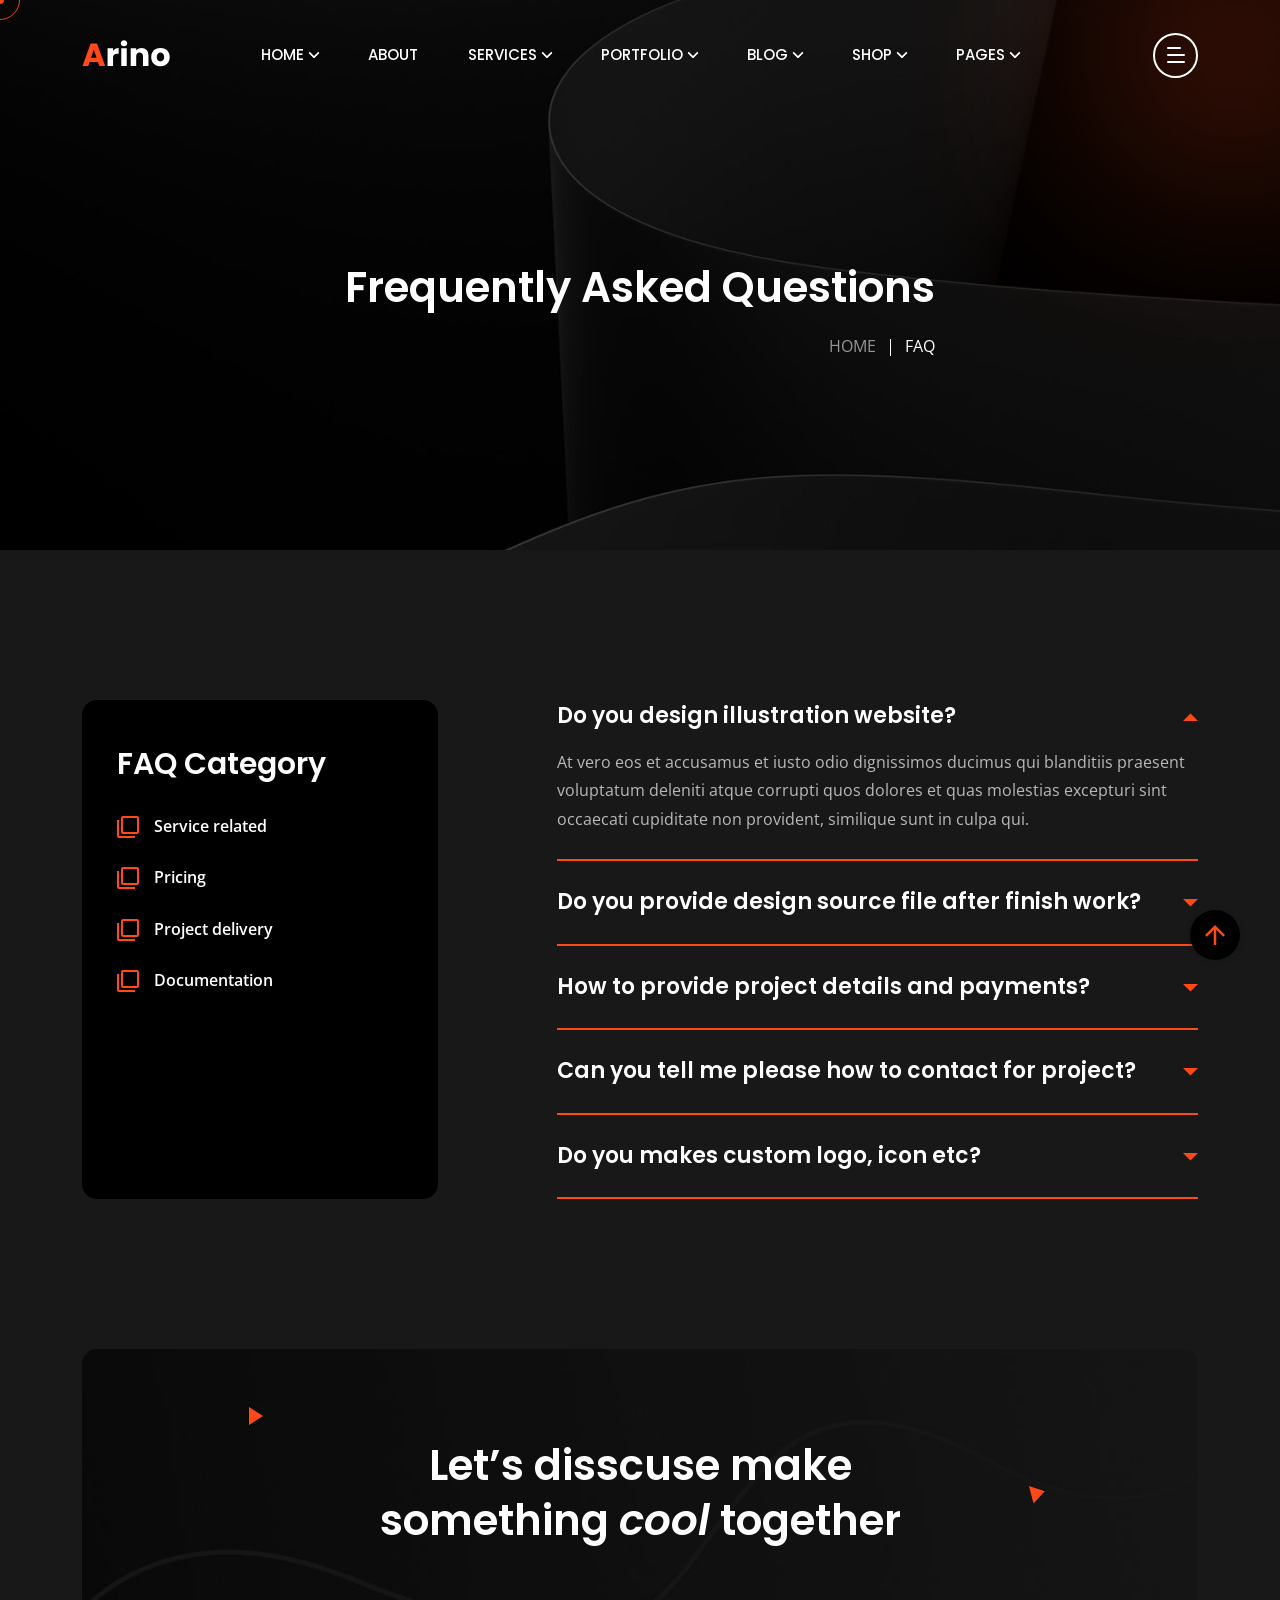
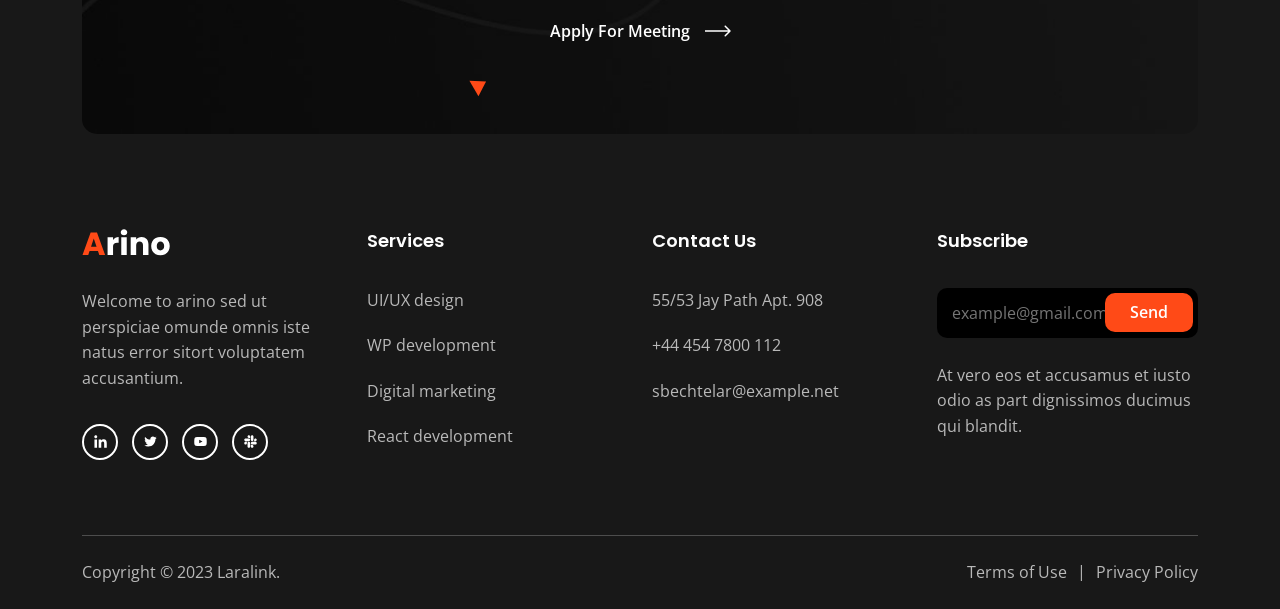
<file: faq.html>
<!DOCTYPE html>
<html class="no-js" lang="en">

<head>
  <!-- Meta Tags -->
  <meta charset="utf-8">
  <meta http-equiv="x-ua-compatible" content="ie=edge">
  <meta name="viewport" content="width=device-width, initial-scale=1">
  <meta name="author" content="Laralink">
  <!-- Favicon Icon -->
  <link rel="icon" href="assets/img/favicon.png">
  <!-- Site Title -->
  <title>Arino - Creative Agency Template</title>
  <link rel="stylesheet" href="assets/css/plugins/bootstrap.min.css">
  <link rel="stylesheet" href="assets/css/plugins/fontawesome.min.css">
  <link rel="stylesheet" href="assets/css/plugins/slick.css">
  <link rel="stylesheet" href="assets/css/plugins/lightgallery.min.css">
  <link rel="stylesheet" href="assets/css/plugins/animate.css">
  <link rel="stylesheet" href="assets/css/style.css">
</head>

<body>
  <div class="cs-preloader cs-center">
    <div class="cs-preloader_in"></div>
  </div>
  <!-- Start Header Section -->
  <header class="cs-site_header cs-style1 text-uppercase cs-sticky_header">
    <div class="cs-main_header">
      <div class="container">
        <div class="cs-main_header_in">
          <div class="cs-main_header_left">
            <a class="cs-site_branding" href="index.html">
              <img src="assets/img/logo.svg" alt="Logo">
            </a>
          </div>
          <div class="cs-main_header_center">
            <div class="cs-nav cs-primary_font cs-medium">
              <ul class="cs-nav_list">
                <li class="menu-item-has-children cs-mega_menu">
                  <a href="index.html">Home</a>
                  <ul class="cs-mega_wrapper">
                    <li>
                      <ul>
                        <li>
                          <a href="index.html" class="cs-nav_list_img">
                            <img src="assets/img/demo/main-home.jpeg" alt="Thumb">
                          </a>
                          <a href="index.html">Main Home</a>
                        </li>
                        <li>
                          <a href="architecture-agency.html" class="cs-nav_list_img">
                            <img src="assets/img/demo/architecture-agency.jpeg" alt="Thumb">
                          </a>
                          <a href="architecture-agency.html">Architecture Agency</a>
                          <span class="cs-header_badge">New</span>
                        </li>
                      </ul>
                    </li>
                    <li>
                      <ul>
                        <li>
                          <a href="photography-agency.html" class="cs-nav_list_img">
                            <img src="assets/img/demo/photography-agency.jpeg" alt="Thumb">
                          </a>
                          <a href="photography-agency.html">Photography Agency</a>
                        </li>
                        <li>
                          <a href="creative-solution.html" class="cs-nav_list_img">
                            <img src="assets/img/demo/creative-solution.jpeg" alt="Thumb">
                          </a>
                          <a href="creative-solution.html">Creative Solution</a>
                          <span class="cs-header_badge">New</span>
                        </li>
                      </ul>
                    </li>
                    <li>
                      <ul>
                        <li>
                          <a href="creative-portfolio.html" class="cs-nav_list_img">
                            <img src="assets/img/demo/portfolio.jpeg" alt="Thumb">
                          </a>
                          <a href="creative-portfolio.html">Creative Portfolio</a>
                        </li>
                        <li>
                          <a href="personal-portfolio.html" class="cs-nav_list_img">
                            <img src="assets/img/demo/personal-portfolio.jpeg" alt="Thumb">
                            <span class="cs-header_badge">New</span>
                          </a>
                          <a href="personal-portfolio.html">Personal Portfolio</a>
                        </li>
                      </ul>
                    </li>
                    <li>
                      <ul>
                        <li>
                          <a href="digital-agency.html" class="cs-nav_list_img">
                            <img src="assets/img/demo/digital-agency.jpeg" alt="Thumb">
                          </a>
                          <a href="digital-agency.html">Digital Agency</a>
                        </li>
                        <li>
                          <a href="https://arino-html-rtl.vercel.app" target="_blank" class="cs-nav_list_img">
                            <img src="assets/img/demo/rtl.jpeg" alt="Thumb">
                          </a>
                          <a href="https://arino-html-rtl.vercel.app" target="_blank">RTL Demo</a>
                        </li>
                      </ul>
                    </li>
                    <li>
                      <ul>
                        <li>
                          <a href="marketing-agency.html" class="cs-nav_list_img">
                            <img src="assets/img/demo/marketing.jpeg" alt="Thumb">
                          </a>
                          <a href="marketing-agency.html">Marketing Agency</a>
                        </li>
                        <li>
                          <a href="showcase-portfolio.html" class="cs-nav_list_img">
                            <img src="assets/img/demo/portfolio-showcase.jpeg" alt="Thumb">
                          </a>
                          <a href="showcase-portfolio.html">Portfolio Showcase</a>
                        </li>
                        <li>
                          <a href="case-study-showcase.html" class="cs-nav_list_img">
                            <img src="assets/img/demo/case-study-showcase.jpeg" alt="Thumb">
                          </a>
                          <a href="case-study-showcase.html">Case Study Showcase</a>
                        </li>
                      </ul>
                    </li>
                    <li>
                      <ul>
                        <li>
                          <a href="freelancer-agency.html" class="cs-nav_list_img">
                            <img src="assets/img/demo/freelancer-agency.jpeg" alt="Thumb">
                          </a>
                          <a href="freelancer-agency.html">Freelancing Agency</a>
                        </li>
                        <li>
                          <a href="video-showcase.html" class="cs-nav_list_img">
                            <img src="assets/img/demo/video-showcase.jpeg" alt="Thumb">
                            <span class="cs-header_badge">New</span>
                          </a>
                          <a href="video-showcase.html">Video Showcase</a>
                        </li>
                      </ul>
                    </li>
                  </ul>
                </li>
                <li><a href="about.html">About</a></li>
                <li class="menu-item-has-children"><a href="service.html">Services</a>
                  <ul>
                    <li><a href="service.html">Services</a></li>
                    <li><a href="service-details.html">Service Details</a></li>
                  </ul>
                </li>
                <li class="menu-item-has-children"><a href="portfolio.html">Portfolio</a>
                  <ul>
                    <li><a href="portfolio.html">Portfolio</a></li>
                    <li><a href="portfolio-details.html">Portfolio Details</a></li>
                  </ul>
                </li>
                <li class="menu-item-has-children"><a href="blog.html">Blog</a>
                  <ul>
                    <li><a href="blog.html">Blog</a></li>
                    <li><a href="blog-details.html">Blog Details</a></li>
                  </ul>
                </li>
                <li class="menu-item-has-children">
                  <a href="shop.html">Shop</a>
                  <ul>
                    <li>
                      <a href="shop.html">Our Shop</a>
                    </li>
                    <li>
                      <a href="shop-product-details.html">Shop Details</a>
                    </li>
                    <li>
                      <a href="shop-cart.html">Cart</a>
                    </li>
                    <li>
                      <a href="shop-checkout.html">Checkout</a>
                    </li>
                    <li>
                      <a href="shop-order-recived.html">Success Order</a>
                    </li>
                    <li>
                      <a href="shop-wishlist.html">Wishlist</a>
                    </li>
                  </ul>
                </li>
                <li class="menu-item-has-children"><a href="#">Pages</a>
                  <ul>
                    <li><a href="contact.html">Contact</a></li>
                    <li><a href="team.html">Team</a></li>
                    <li><a href="team-details.html">Team Details</a></li>
                    <li><a href="case-study.html">Case Study Details</a></li>
                    <li><a href="faq.html">FAQ</a></li>
                  </ul>
                </li>
              </ul>
            </div>
          </div>
          <div class="cs-main_header_right">
            <div class="cs-toolbox">
              <span class="cs-icon_btn">
                <span class="cs-icon_btn_in">
                  <span></span>
                  <span></span>
                  <span></span>
                  <span></span>
                </span>
              </span>
            </div>
          </div>
        </div>
      </div>
    </div>
  </header>
  <div class="cs-side_header">
    <button class="cs-close"></button>
    <div class="cs-side_header_overlay"></div>
    <div class="cs-side_header_in">
      <div class="cs-side_header_shape"></div>
      <a class="cs-site_branding" href="index.html">
        <img src="assets/img/footer_logo.svg" alt="Logo">
      </a>
      <div class="cs-side_header_box">
        <h2 class="cs-side_header_heading">Do you have a project in your  <br> mind? Keep connect us.</h2>
      </div>
      <div class="cs-side_header_box">
        <h3 class="cs-side_header_title cs-primary_color">Contact Us</h3>
        <ul class="cs-contact_info cs-style1 cs-mp0">
          <li>
            <svg width="18" height="18" viewBox="0 0 18 18" fill="none" xmlns="http://www.w3.org/2000/svg">
              <path d="M17 12.5C15.75 12.5 14.55 12.3 13.43 11.93C13.08 11.82 12.69 11.9 12.41 12.17L10.21 14.37C7.38 12.93 5.06 10.62 3.62 7.79L5.82 5.58C6.1 5.31 6.18 4.92 6.07 4.57C5.7 3.45 5.5 2.25 5.5 1C5.5 0.45 5.05 0 4.5 0H1C0.45 0 0 0.45 0 1C0 10.39 7.61 18 17 18C17.55 18 18 17.55 18 17V13.5C18 12.95 17.55 12.5 17 12.5ZM9 0V10L12 7H18V0H9Z" fill="#FF4A17"/>
            </svg>
            <span>+44 454 7800 112</span>
          </li>
          <li>
            <svg width="20" height="18" viewBox="0 0 20 18" fill="none" xmlns="http://www.w3.org/2000/svg">
              <path d="M20 6.98V16C20 17.1 19.1 18 18 18H2C0.9 18 0 17.1 0 16V4C0 2.9 0.9 2 2 2H12.1C12.04 2.32 12 2.66 12 3C12 4.48 12.65 5.79 13.67 6.71L10 9L2 4V6L10 11L15.3 7.68C15.84 7.88 16.4 8 17 8C18.13 8 19.16 7.61 20 6.98ZM14 3C14 4.66 15.34 6 17 6C18.66 6 20 4.66 20 3C20 1.34 18.66 0 17 0C15.34 0 14 1.34 14 3Z" fill="#FF4A17"/>
            </svg>              
            <span>infotech@arino.com</span>
          </li>
          <li>
            <svg width="14" height="20" viewBox="0 0 14 20" fill="none" xmlns="http://www.w3.org/2000/svg">
              <path d="M7 0C3.13 0 0 3.13 0 7C0 12.25 7 20 7 20C7 20 14 12.25 14 7C14 3.13 10.87 0 7 0ZM7 9.5C5.62 9.5 4.5 8.38 4.5 7C4.5 5.62 5.62 4.5 7 4.5C8.38 4.5 9.5 5.62 9.5 7C9.5 8.38 8.38 9.5 7 9.5Z" fill="#FF4A17"/>
            </svg>              
            <span>50 Wall Street Suite, 44150 <br>Ohio, United States</span>
          </li>
        </ul>
      </div>
      <div class="cs-side_header_box">
        <h3 class="cs-side_header_title cs-primary_color">Subscribe</h3>
        <div class="cs-newsletter cs-style1">
          <form action="#" class="cs-newsletter_form">
            <input type="email" class="cs-newsletter_input" placeholder="example@gmail.com">
            <button class="cs-newsletter_btn"><span>Send</span></button>
          </form>
          <div class="cs-newsletter_text">At vero eos et accusamus et iusto odio as part dignissimos ducimus qui blandit.</div>
        </div>
      </div>
      <div class="cs-side_header_box">
        <div class="cs-social_btns cs-style1">
          <a href="#" class="cs-center">
            <svg width="15" height="15" viewBox="0 0 15 15" fill="none" xmlns="http://www.w3.org/2000/svg">
              <path d="M4.04799 13.7497H1.45647V5.4043H4.04799V13.7497ZM2.75084 4.2659C1.92215 4.2659 1.25 3.57952 1.25 2.75084C1.25 2.35279 1.40812 1.97105 1.68958 1.68958C1.97105 1.40812 2.35279 1.25 2.75084 1.25C3.14888 1.25 3.53063 1.40812 3.81209 1.68958C4.09355 1.97105 4.25167 2.35279 4.25167 2.75084C4.25167 3.57952 3.57924 4.2659 2.75084 4.2659ZM13.7472 13.7497H11.1613V9.68722C11.1613 8.71903 11.1417 7.4774 9.81389 7.4774C8.46652 7.4774 8.26004 8.5293 8.26004 9.61747V13.7497H5.67132V5.4043H8.15681V6.54269H8.19308C8.53906 5.887 9.38421 5.19503 10.6451 5.19503C13.2679 5.19503 13.75 6.92215 13.75 9.16546V13.7497H13.7472Z" fill="white"></path>
            </svg> 
          </a>
          <a href="#" class="cs-center">
            <svg width="13" height="11" viewBox="0 0 13 11" fill="none" xmlns="http://www.w3.org/2000/svg">
              <path d="M11.4651 2.95396C11.4731 3.065 11.4731 3.17606 11.4731 3.2871C11.4731 6.67383 8.89535 10.5761 4.18402 10.5761C2.73255 10.5761 1.38421 10.1557 0.25 9.42608C0.456226 9.44986 0.654494 9.4578 0.868655 9.4578C2.06629 9.4578 3.16879 9.0533 4.04918 8.36326C2.92291 8.33946 1.97906 7.60183 1.65386 6.5866C1.81251 6.61038 1.97112 6.62624 2.1377 6.62624C2.36771 6.62624 2.59774 6.59451 2.81188 6.53901C1.63802 6.30105 0.757595 5.26996 0.757595 4.02472V3.99301C1.09864 4.18336 1.49524 4.30233 1.91558 4.31818C1.22554 3.85814 0.773464 3.07294 0.773464 2.1846C0.773464 1.70872 0.900344 1.27249 1.12244 0.891774C2.38355 2.44635 4.27919 3.46156 6.40481 3.57262C6.36516 3.38226 6.34136 3.184 6.34136 2.9857C6.34136 1.57388 7.4835 0.423828 8.90323 0.423828C9.64086 0.423828 10.3071 0.733156 10.7751 1.23284C11.354 1.1218 11.9093 0.907643 12.401 0.614185C12.2106 1.20906 11.8061 1.70875 11.2748 2.02598C11.7903 1.97049 12.29 1.82769 12.75 1.62942C12.4011 2.13702 11.9648 2.5891 11.4651 2.95396V2.95396Z" fill="white"></path>
            </svg>                    
          </a>
          <a href="#" class="cs-center">
            <svg width="13" height="9" viewBox="0 0 13 9" fill="none" xmlns="http://www.w3.org/2000/svg">
              <path d="M12.4888 1.48066C12.345 0.939353 11.9215 0.513038 11.3837 0.368362C10.4089 0.105469 6.5 0.105469 6.5 0.105469C6.5 0.105469 2.59116 0.105469 1.61633 0.368362C1.07853 0.513061 0.65496 0.939353 0.5112 1.48066C0.25 2.4618 0.25 4.50887 0.25 4.50887C0.25 4.50887 0.25 6.55595 0.5112 7.53709C0.65496 8.0784 1.07853 8.48695 1.61633 8.63163C2.59116 8.89452 6.5 8.89452 6.5 8.89452C6.5 8.89452 10.4088 8.89452 11.3837 8.63163C11.9215 8.48695 12.345 8.0784 12.4888 7.53709C12.75 6.55595 12.75 4.50887 12.75 4.50887C12.75 4.50887 12.75 2.4618 12.4888 1.48066V1.48066ZM5.22158 6.36746V2.65029L8.48861 4.50892L5.22158 6.36746V6.36746Z" fill="white"></path>
            </svg>                    
          </a>
          <a href="#" class="cs-center">
            <svg width="13" height="13" viewBox="0 0 13 13" fill="none" xmlns="http://www.w3.org/2000/svg">
              <path d="M2.87612 8.149C2.87612 8.87165 2.28571 9.46205 1.56306 9.46205C0.840402 9.46205 0.25 8.87165 0.25 8.149C0.25 7.42634 0.840402 6.83594 1.56306 6.83594H2.87612V8.149ZM3.53795 8.149C3.53795 7.42634 4.12835 6.83594 4.851 6.83594C5.57366 6.83594 6.16406 7.42634 6.16406 8.149V11.4369C6.16406 12.1596 5.57366 12.75 4.851 12.75C4.12835 12.75 3.53795 12.1596 3.53795 11.4369V8.149ZM4.851 2.87612C4.12835 2.87612 3.53795 2.28571 3.53795 1.56306C3.53795 0.840402 4.12835 0.25 4.851 0.25C5.57366 0.25 6.16406 0.840402 6.16406 1.56306V2.87612H4.851V2.87612ZM4.851 3.53795C5.57366 3.53795 6.16406 4.12835 6.16406 4.851C6.16406 5.57366 5.57366 6.16406 4.851 6.16406H1.56306C0.840402 6.16406 0.25 5.57366 0.25 4.851C0.25 4.12835 0.840402 3.53795 1.56306 3.53795H4.851V3.53795ZM10.1239 4.851C10.1239 4.12835 10.7143 3.53795 11.4369 3.53795C12.1596 3.53795 12.75 4.12835 12.75 4.851C12.75 5.57366 12.1596 6.16406 11.4369 6.16406H10.1239V4.851V4.851ZM9.46205 4.851C9.46205 5.57366 8.87165 6.16406 8.149 6.16406C7.42634 6.16406 6.83594 5.57366 6.83594 4.851V1.56306C6.83594 0.840402 7.42634 0.25 8.149 0.25C8.87165 0.25 9.46205 0.840402 9.46205 1.56306V4.851V4.851ZM8.149 10.1239C8.87165 10.1239 9.46205 10.7143 9.46205 11.4369C9.46205 12.1596 8.87165 12.75 8.149 12.75C7.42634 12.75 6.83594 12.1596 6.83594 11.4369V10.1239H8.149ZM8.149 9.46205C7.42634 9.46205 6.83594 8.87165 6.83594 8.149C6.83594 7.42634 7.42634 6.83594 8.149 6.83594H11.4369C12.1596 6.83594 12.75 7.42634 12.75 8.149C12.75 8.87165 12.1596 9.46205 11.4369 9.46205H8.149Z" fill="white"></path>
            </svg>                    
          </a>
        </div>
      </div>
    </div>
  </div>
  <!-- End Header Section -->
  
  <!-- Start Hero -->
  <div class="cs-page_heading cs-style1 cs-center text-center cs-bg" data-src="assets/img/contact_hero_bg.jpeg">
    <div class="container">
      <div class="cs-page_heading_in">
        <h1 class="cs-page_title cs-font_50 cs-white_color">Frequently Asked Questions</h1>
        <ol class="breadcrumb text-uppercase">
          <li class="breadcrumb-item"><a href="index.html">Home</a></li>
          <li class="breadcrumb-item active">Faq</li>
        </ol>
      </div>
    </div>
  </div>
  <!-- End Hero -->
  <div class="cs-height_150 cs-height_lg_80"></div>
  <div class="container">
    <div class="row">
      <div class="col-lg-4">
        <div class="cs-faq_nav cs-radius_15">
          <h2 class="cs-faq_nav_title cs-m0">FAQ Category</h2>
          <div class="cs-height_30 cs-height_lg_30"></div>
          <ul class="cs-list cs-style1 cs-mp0">
            <li>
              <a href="faq.html" class="cs-text_btn cs-type2">
                <svg width="22" height="22" viewBox="0 0 22 22" fill="none" xmlns="http://www.w3.org/2000/svg">
                  <path d="M2 4H0V20C0 21.1 0.9 22 2 22H18V20H2V4ZM20 0H6C4.9 0 4 0.9 4 2V16C4 17.1 4.9 18 6 18H20C21.1 18 22 17.1 22 16V2C22 0.9 21.1 0 20 0ZM20 16H6V2H20V16Z" fill="#FF4A17"/>
                </svg>
                <span>Service related</span>              
              </a>
            </li>
            <li>
              <a href="faq.html" class="cs-text_btn cs-type2">
                <svg width="22" height="22" viewBox="0 0 22 22" fill="none" xmlns="http://www.w3.org/2000/svg">
                  <path d="M2 4H0V20C0 21.1 0.9 22 2 22H18V20H2V4ZM20 0H6C4.9 0 4 0.9 4 2V16C4 17.1 4.9 18 6 18H20C21.1 18 22 17.1 22 16V2C22 0.9 21.1 0 20 0ZM20 16H6V2H20V16Z" fill="#FF4A17"/>
                </svg>
                <span>Pricing</span>              
              </a>
            </li>
            <li>
              <a href="faq.html" class="cs-text_btn cs-type2">
                <svg width="22" height="22" viewBox="0 0 22 22" fill="none" xmlns="http://www.w3.org/2000/svg">
                  <path d="M2 4H0V20C0 21.1 0.9 22 2 22H18V20H2V4ZM20 0H6C4.9 0 4 0.9 4 2V16C4 17.1 4.9 18 6 18H20C21.1 18 22 17.1 22 16V2C22 0.9 21.1 0 20 0ZM20 16H6V2H20V16Z" fill="#FF4A17"/>
                </svg>
                <span>Project delivery</span>              
              </a>
            </li>
            <li>
              <a href="faq.html" class="cs-text_btn cs-type2">
                <svg width="22" height="22" viewBox="0 0 22 22" fill="none" xmlns="http://www.w3.org/2000/svg">
                  <path d="M2 4H0V20C0 21.1 0.9 22 2 22H18V20H2V4ZM20 0H6C4.9 0 4 0.9 4 2V16C4 17.1 4.9 18 6 18H20C21.1 18 22 17.1 22 16V2C22 0.9 21.1 0 20 0ZM20 16H6V2H20V16Z" fill="#FF4A17"/>
                </svg>
                <span>Documentation</span>              
              </a>
            </li>
          </ul>
        </div>
      </div>
      <div class="col-lg-7 offset-lg-1">
        <div class="cs-height_0 cs-height_lg_40"></div>
        <div class="cs-accordians cs-style1">
          <div class="cs-accordian active">
            <div class="cs-accordian_head">
              <h2 class="cs-accordian_title">Do you design illustration website?</h2>
              <span class="cs-accordian_toggle cs-accent_color">
                <svg width="15" height="8" viewBox="0 0 15 8" fill="none" xmlns="http://www.w3.org/2000/svg">
                  <path d="M0 0L7.5 7.5L15 0H0Z" fill="currentColor"/>
                </svg>                    
              </span>
            </div>
            <div class="cs-accordian_body">
              <p>At vero eos et accusamus et iusto odio dignissimos ducimus qui blanditiis praesent voluptatum deleniti atque corrupti quos dolores et quas molestias excepturi sint occaecati cupiditate non provident, similique sunt in culpa qui.</p>
            </div>
          </div><!-- .cs-accordian -->
          <div class="cs-accordian">
            <div class="cs-accordian_head">
              <h2 class="cs-accordian_title">Do you provide design source file after finish work?</h2>
              <span class="cs-accordian_toggle cs-accent_color">
                <svg width="15" height="8" viewBox="0 0 15 8" fill="none" xmlns="http://www.w3.org/2000/svg">
                  <path d="M0 0L7.5 7.5L15 0H0Z" fill="currentColor"/>
                </svg>                    
              </span>
            </div>
            <div class="cs-accordian_body">
              <p>At vero eos et accusamus et iusto odio dignissimos ducimus qui blanditiis praesent voluptatum deleniti atque corrupti quos dolores et quas molestias excepturi sint occaecati cupiditate non provident, similique sunt in culpa qui.</p>
            </div>
          </div><!-- .cs-accordian -->
          <div class="cs-accordian">
            <div class="cs-accordian_head">
              <h2 class="cs-accordian_title">How to provide project details and payments?</h2>
              <span class="cs-accordian_toggle cs-accent_color">
                <svg width="15" height="8" viewBox="0 0 15 8" fill="none" xmlns="http://www.w3.org/2000/svg">
                  <path d="M0 0L7.5 7.5L15 0H0Z" fill="currentColor"/>
                </svg>                    
              </span>
            </div>
            <div class="cs-accordian_body">
              <p>At vero eos et accusamus et iusto odio dignissimos ducimus qui blanditiis praesent voluptatum deleniti atque corrupti quos dolores et quas molestias excepturi sint occaecati cupiditate non provident, similique sunt in culpa qui.</p>
            </div>
          </div><!-- .cs-accordian -->
          <div class="cs-accordian">
            <div class="cs-accordian_head">
              <h2 class="cs-accordian_title">Can you tell me please how to contact for project?</h2>
              <span class="cs-accordian_toggle cs-accent_color">
                <svg width="15" height="8" viewBox="0 0 15 8" fill="none" xmlns="http://www.w3.org/2000/svg">
                  <path d="M0 0L7.5 7.5L15 0H0Z" fill="currentColor"/>
                </svg>                    
              </span>
            </div>
            <div class="cs-accordian_body">
              <p>At vero eos et accusamus et iusto odio dignissimos ducimus qui blanditiis praesent voluptatum deleniti atque corrupti quos dolores et quas molestias excepturi sint occaecati cupiditate non provident, similique sunt in culpa qui.</p>
            </div>
          </div><!-- .cs-accordian -->
          <div class="cs-accordian">
            <div class="cs-accordian_head">
              <h2 class="cs-accordian_title">Do you makes custom logo, icon etc?</h2>
              <span class="cs-accordian_toggle cs-accent_color">
                <svg width="15" height="8" viewBox="0 0 15 8" fill="none" xmlns="http://www.w3.org/2000/svg">
                  <path d="M0 0L7.5 7.5L15 0H0Z" fill="currentColor"/>
                </svg>                    
              </span>
            </div>
            <div class="cs-accordian_body">
              <p>At vero eos et accusamus et iusto odio dignissimos ducimus qui blanditiis praesent voluptatum deleniti atque corrupti quos dolores et quas molestias excepturi sint occaecati cupiditate non provident, similique sunt in culpa qui.</p>
            </div>
          </div><!-- .cs-accordian -->
        </div><!-- .cs-accordians -->
      </div>
    </div>
  </div>
  <div class="cs-height_150 cs-height_lg_80"></div>
   <!-- Start CTA -->
   <section>
    <div class="container">
      <div class="cs-cta cs-style1 cs-bg text-center cs-shape_wrap_1 cs-position_1" data-src="assets/img/cta_bg.jpeg" >
        <div class="cs-shape_1"></div>
        <div class="cs-shape_1"></div>
        <div class="cs-shape_1"></div>
        <div class="cs-cta_in">
          <h2 class="cs-cta_title cs-semi_bold cs-m0">Let’s disscuse make <br>something <i>cool</i> together</h2>
          <div class="cs-height_70 cs-height_lg_30"></div>
          <a href="contact.html" class="cs-text_btn wow fadeInUp" data-wow-duration="0.8s" data-wow-delay="0.2s">
            <span>Apply For Meeting</span>
            <svg width="26" height="12" viewBox="0 0 26 12" fill="none" xmlns="http://www.w3.org/2000/svg">
              <path d="M25.5307 6.53033C25.8236 6.23744 25.8236 5.76256 25.5307 5.46967L20.7577 0.696699C20.4648 0.403806 19.99 0.403806 19.6971 0.696699C19.4042 0.989593 19.4042 1.46447 19.6971 1.75736L23.9397 6L19.6971 10.2426C19.4042 10.5355 19.4042 11.0104 19.6971 11.3033C19.99 11.5962 20.4648 11.5962 20.7577 11.3033L25.5307 6.53033ZM0.000366211 6.75H25.0004V5.25H0.000366211V6.75Z" fill="currentColor"/>
            </svg>            
          </a>
        </div>
      </div>
    </div>
  </section>
  <!-- End CTA -->
  <!-- Start Footer -->
  <footer class="cs-fooer">
    <div class="cs-fooer_main">
      <div class="container">
        <div class="row">
          <div class="col-lg-3 col-sm-6">
            <div class="cs-footer_item">
              <div class="cs-text_widget">
                <img src="assets/img/footer_logo.svg" alt="Thumb">
                <p>Welcome to arino sed ut perspiciae omunde omnis iste natus error sitort voluptatem accusantium.</p>
              </div>
              <div class="cs-social_btns cs-style1">
                <a href="#" class="cs-center">
                  <svg width="15" height="15" viewBox="0 0 15 15" fill="none" xmlns="http://www.w3.org/2000/svg">
                    <path d="M4.04799 13.7497H1.45647V5.4043H4.04799V13.7497ZM2.75084 4.2659C1.92215 4.2659 1.25 3.57952 1.25 2.75084C1.25 2.35279 1.40812 1.97105 1.68958 1.68958C1.97105 1.40812 2.35279 1.25 2.75084 1.25C3.14888 1.25 3.53063 1.40812 3.81209 1.68958C4.09355 1.97105 4.25167 2.35279 4.25167 2.75084C4.25167 3.57952 3.57924 4.2659 2.75084 4.2659ZM13.7472 13.7497H11.1613V9.68722C11.1613 8.71903 11.1417 7.4774 9.81389 7.4774C8.46652 7.4774 8.26004 8.5293 8.26004 9.61747V13.7497H5.67132V5.4043H8.15681V6.54269H8.19308C8.53906 5.887 9.38421 5.19503 10.6451 5.19503C13.2679 5.19503 13.75 6.92215 13.75 9.16546V13.7497H13.7472Z" fill="white"/>
                  </svg> 
                </a>
                <a href="#" class="cs-center">
                  <svg width="13" height="11" viewBox="0 0 13 11" fill="none" xmlns="http://www.w3.org/2000/svg">
                    <path d="M11.4651 2.95396C11.4731 3.065 11.4731 3.17606 11.4731 3.2871C11.4731 6.67383 8.89535 10.5761 4.18402 10.5761C2.73255 10.5761 1.38421 10.1557 0.25 9.42608C0.456226 9.44986 0.654494 9.4578 0.868655 9.4578C2.06629 9.4578 3.16879 9.0533 4.04918 8.36326C2.92291 8.33946 1.97906 7.60183 1.65386 6.5866C1.81251 6.61038 1.97112 6.62624 2.1377 6.62624C2.36771 6.62624 2.59774 6.59451 2.81188 6.53901C1.63802 6.30105 0.757595 5.26996 0.757595 4.02472V3.99301C1.09864 4.18336 1.49524 4.30233 1.91558 4.31818C1.22554 3.85814 0.773464 3.07294 0.773464 2.1846C0.773464 1.70872 0.900344 1.27249 1.12244 0.891774C2.38355 2.44635 4.27919 3.46156 6.40481 3.57262C6.36516 3.38226 6.34136 3.184 6.34136 2.9857C6.34136 1.57388 7.4835 0.423828 8.90323 0.423828C9.64086 0.423828 10.3071 0.733156 10.7751 1.23284C11.354 1.1218 11.9093 0.907643 12.401 0.614185C12.2106 1.20906 11.8061 1.70875 11.2748 2.02598C11.7903 1.97049 12.29 1.82769 12.75 1.62942C12.4011 2.13702 11.9648 2.5891 11.4651 2.95396V2.95396Z" fill="white"/>
                  </svg>                    
                </a>
                <a href="#" class="cs-center">
                  <svg width="13" height="9" viewBox="0 0 13 9" fill="none" xmlns="http://www.w3.org/2000/svg">
                    <path d="M12.4888 1.48066C12.345 0.939353 11.9215 0.513038 11.3837 0.368362C10.4089 0.105469 6.5 0.105469 6.5 0.105469C6.5 0.105469 2.59116 0.105469 1.61633 0.368362C1.07853 0.513061 0.65496 0.939353 0.5112 1.48066C0.25 2.4618 0.25 4.50887 0.25 4.50887C0.25 4.50887 0.25 6.55595 0.5112 7.53709C0.65496 8.0784 1.07853 8.48695 1.61633 8.63163C2.59116 8.89452 6.5 8.89452 6.5 8.89452C6.5 8.89452 10.4088 8.89452 11.3837 8.63163C11.9215 8.48695 12.345 8.0784 12.4888 7.53709C12.75 6.55595 12.75 4.50887 12.75 4.50887C12.75 4.50887 12.75 2.4618 12.4888 1.48066V1.48066ZM5.22158 6.36746V2.65029L8.48861 4.50892L5.22158 6.36746V6.36746Z" fill="white"/>
                  </svg>                    
                </a>
                <a href="#" class="cs-center">
                  <svg width="13" height="13" viewBox="0 0 13 13" fill="none" xmlns="http://www.w3.org/2000/svg">
                    <path d="M2.87612 8.149C2.87612 8.87165 2.28571 9.46205 1.56306 9.46205C0.840402 9.46205 0.25 8.87165 0.25 8.149C0.25 7.42634 0.840402 6.83594 1.56306 6.83594H2.87612V8.149ZM3.53795 8.149C3.53795 7.42634 4.12835 6.83594 4.851 6.83594C5.57366 6.83594 6.16406 7.42634 6.16406 8.149V11.4369C6.16406 12.1596 5.57366 12.75 4.851 12.75C4.12835 12.75 3.53795 12.1596 3.53795 11.4369V8.149ZM4.851 2.87612C4.12835 2.87612 3.53795 2.28571 3.53795 1.56306C3.53795 0.840402 4.12835 0.25 4.851 0.25C5.57366 0.25 6.16406 0.840402 6.16406 1.56306V2.87612H4.851V2.87612ZM4.851 3.53795C5.57366 3.53795 6.16406 4.12835 6.16406 4.851C6.16406 5.57366 5.57366 6.16406 4.851 6.16406H1.56306C0.840402 6.16406 0.25 5.57366 0.25 4.851C0.25 4.12835 0.840402 3.53795 1.56306 3.53795H4.851V3.53795ZM10.1239 4.851C10.1239 4.12835 10.7143 3.53795 11.4369 3.53795C12.1596 3.53795 12.75 4.12835 12.75 4.851C12.75 5.57366 12.1596 6.16406 11.4369 6.16406H10.1239V4.851V4.851ZM9.46205 4.851C9.46205 5.57366 8.87165 6.16406 8.149 6.16406C7.42634 6.16406 6.83594 5.57366 6.83594 4.851V1.56306C6.83594 0.840402 7.42634 0.25 8.149 0.25C8.87165 0.25 9.46205 0.840402 9.46205 1.56306V4.851V4.851ZM8.149 10.1239C8.87165 10.1239 9.46205 10.7143 9.46205 11.4369C9.46205 12.1596 8.87165 12.75 8.149 12.75C7.42634 12.75 6.83594 12.1596 6.83594 11.4369V10.1239H8.149ZM8.149 9.46205C7.42634 9.46205 6.83594 8.87165 6.83594 8.149C6.83594 7.42634 7.42634 6.83594 8.149 6.83594H11.4369C12.1596 6.83594 12.75 7.42634 12.75 8.149C12.75 8.87165 12.1596 9.46205 11.4369 9.46205H8.149Z" fill="white"/>
                  </svg>                    
                </a>
              </div>
            </div>
          </div>
          <div class="col-lg-3 col-sm-6">
            <div class="cs-footer_item">
              <h2 class="cs-widget_title">Services</h2>
              <ul class="cs-menu_widget cs-mp0">
                <li><a href="service-details.html">UI/UX design</a></li>
                <li><a href="service-details.html">WP development</a></li>
                <li><a href="service-details.html">Digital marketing</a></li>
                <li><a href="service-details.html">React development</a></li>
              </ul>
            </div>
          </div>
          <div class="col-lg-3 col-sm-6">
            <div class="cs-footer_item">
              <h2 class="cs-widget_title">Contact Us</h2>
              <ul class="cs-menu_widget cs-mp0">
                <li>55/53 Jay Path Apt. 908</li>
                <li>+44 454 7800 112</li>
                <li>sbechtelar@example.net</li>
              </ul>
            </div>
          </div>
          <div class="col-lg-3 col-sm-6">
            <div class="cs-footer_item">
              <h2 class="cs-widget_title">Subscribe</h2>
              <div class="cs-newsletter cs-style1">
                <form action="#" class="cs-newsletter_form">
                  <input type="email" class="cs-newsletter_input" placeholder="example@gmail.com">
                  <button class="cs-newsletter_btn"><span>Send</span></button>
                </form>
                <div class="cs-newsletter_text">At vero eos et accusamus et iusto odio as part dignissimos ducimus qui blandit.</div>
              </div>
            </div>
          </div>
        </div>
      </div>
    </div>
    <div class="container">
      <div class="cs-bottom_footer">
        <div class="cs-bottom_footer_left">
          <div class="cs-copyright">Copyright © 2023 Laralink.</div>
        </div>
        <div class="cs-bottom_footer_right">
          <ul class="cs-footer_links cs-mp0">
            <li><a href="">Terms of Use</a></li>
            <li><a href="">Privacy Policy</a></li>
          </ul>
        </div>
      </div>
    </div>
  </footer>
  <!-- End Footer -->

  <span class="cs-scrollup">
    <svg width="20" height="20" viewBox="0 0 20 20" fill="none" xmlns="http://www.w3.org/2000/svg">
      <path d="M0 10L1.7625 11.7625L8.75 4.7875V20H11.25V4.7875L18.225 11.775L20 10L10 0L0 10Z" fill="currentColor"/>
    </svg>      
  </span>
  
  <!-- Start Video Popup -->
  <div class="cs-video_popup">
    <div class="cs-video_popup_overlay"></div>
    <div class="cs-video_popup_content">
      <div class="cs-video_popup_layer"></div>
      <div class="cs-video_popup_container">
        <div class="cs-video_popup_align">
          <div class="embed-responsive embed-responsive-16by9">
            <iframe class="embed-responsive-item" src="about:blank"></iframe>
          </div>
        </div>
        <div class="cs-video_popup_close"></div>
      </div>
    </div>
  </div>
  <!-- End Video Popup -->

  <!-- Script -->
  <script src="assets/js/plugins/jquery-3.6.0.min.js"></script>
  <script src="assets/js/plugins/isotope.pkg.min.js"></script>
  <script src="assets/js/plugins/jquery.slick.min.js"></script>
  <script src="assets/js/plugins/jquery.counter.min.js"></script>
  <script src="assets/js/plugins/lightgallery.min.js"></script>
  <script src="assets/js/plugins/wow.min.js"></script>
  <script src="assets/js/plugins/gsap.min.js"></script>
  <script src="assets/js/main.js"></script>
</body>
</html>
</file>
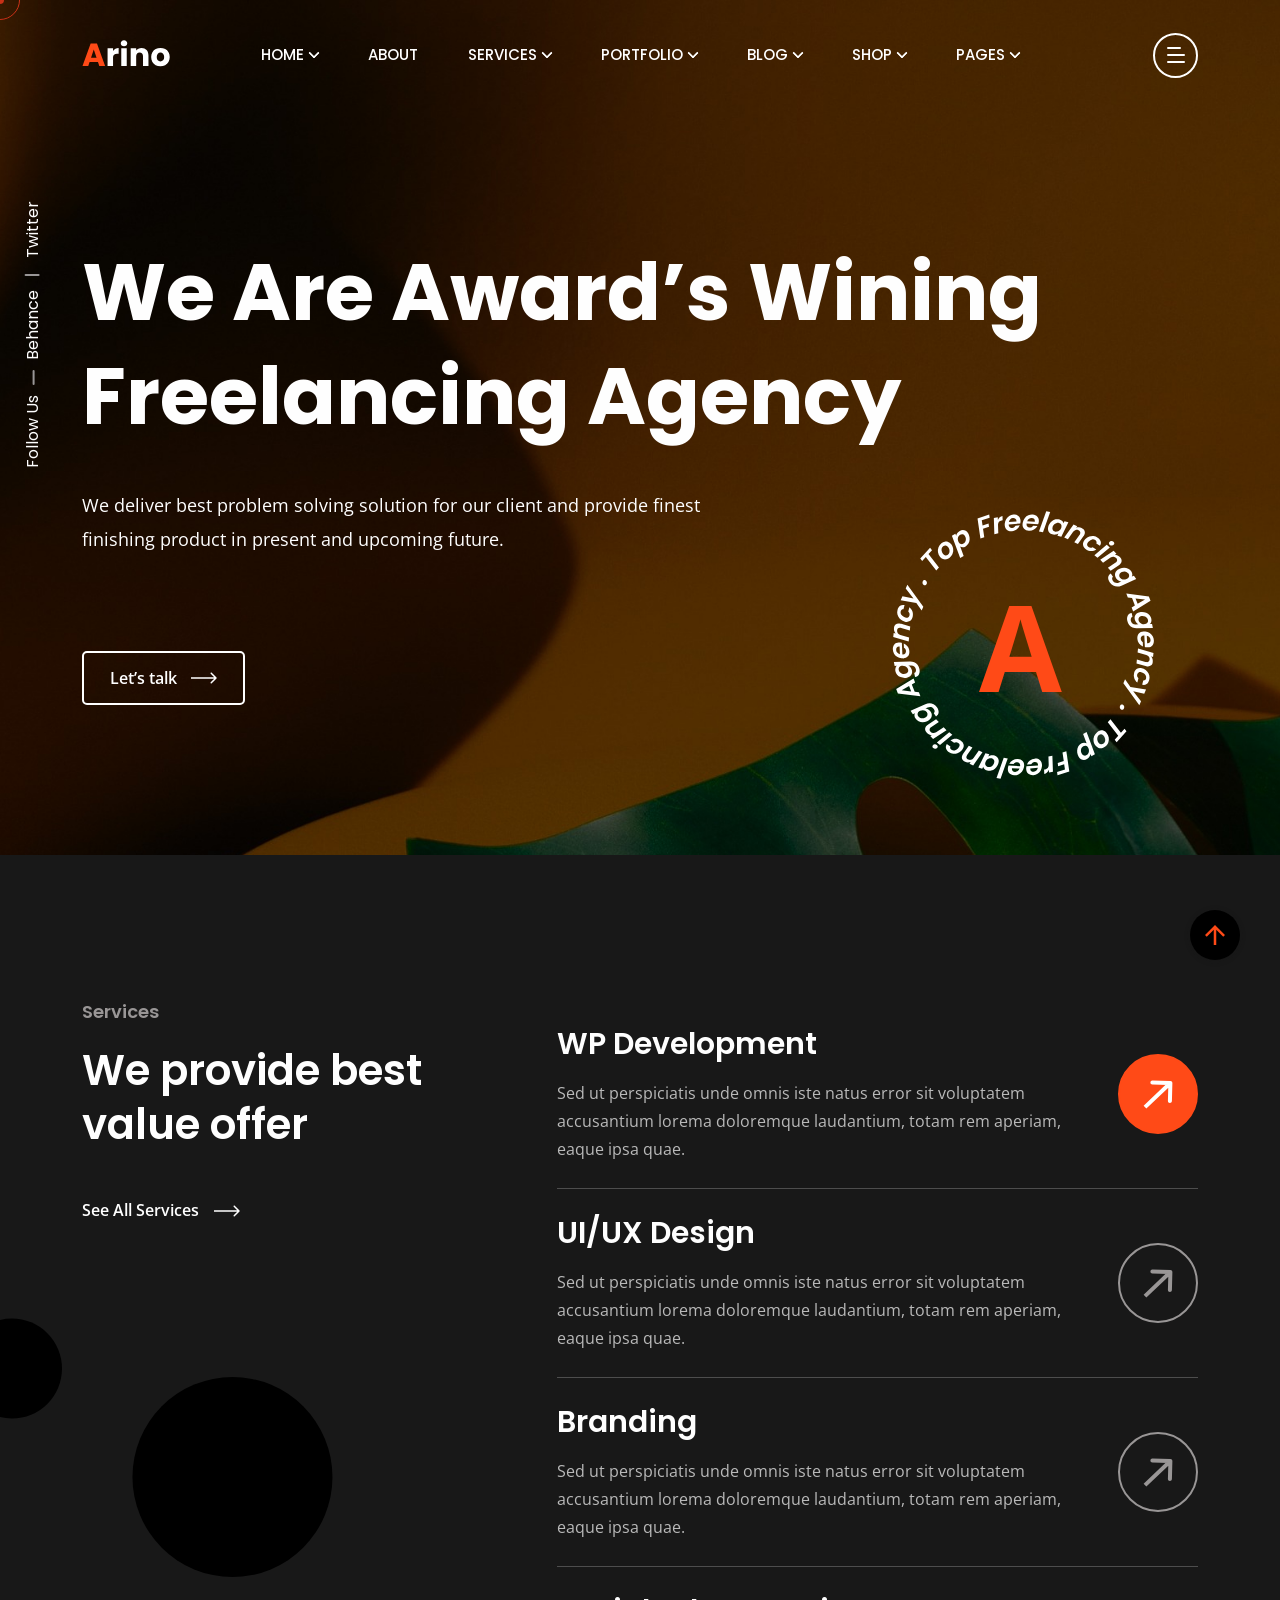
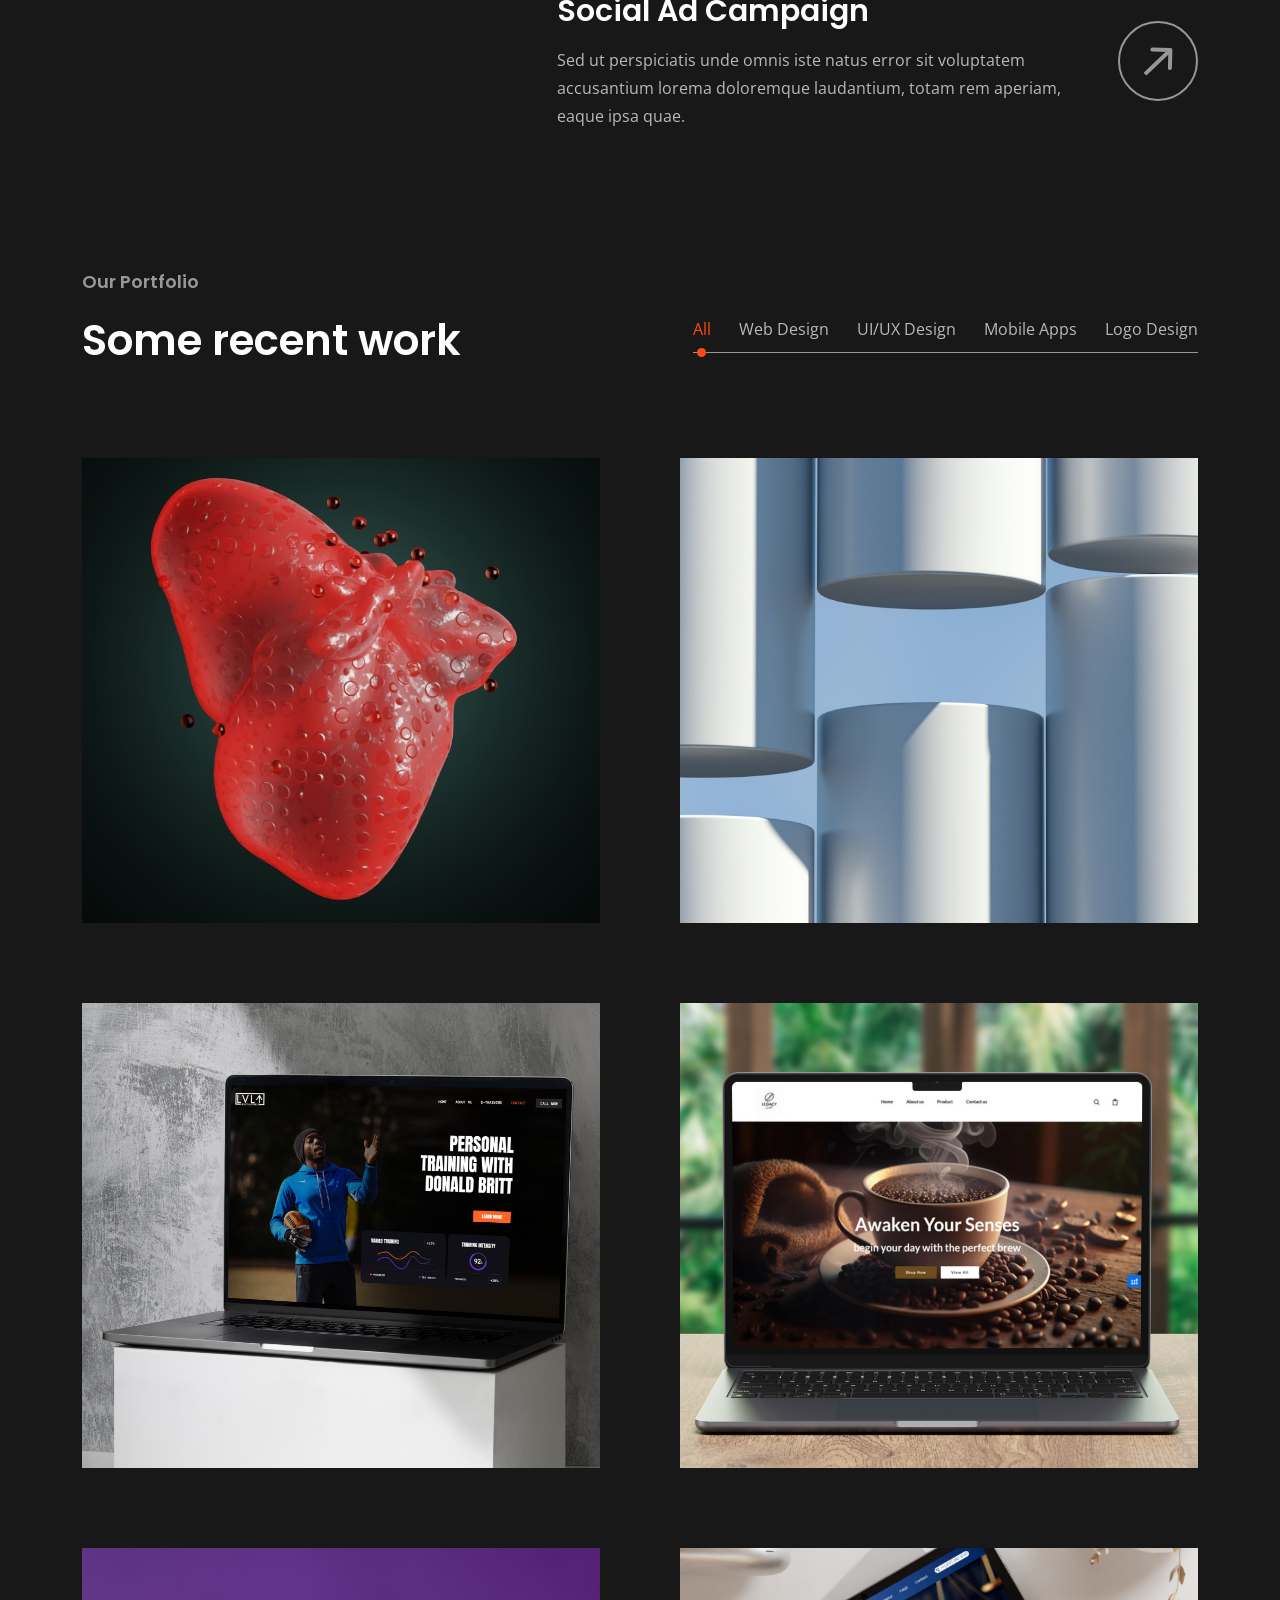
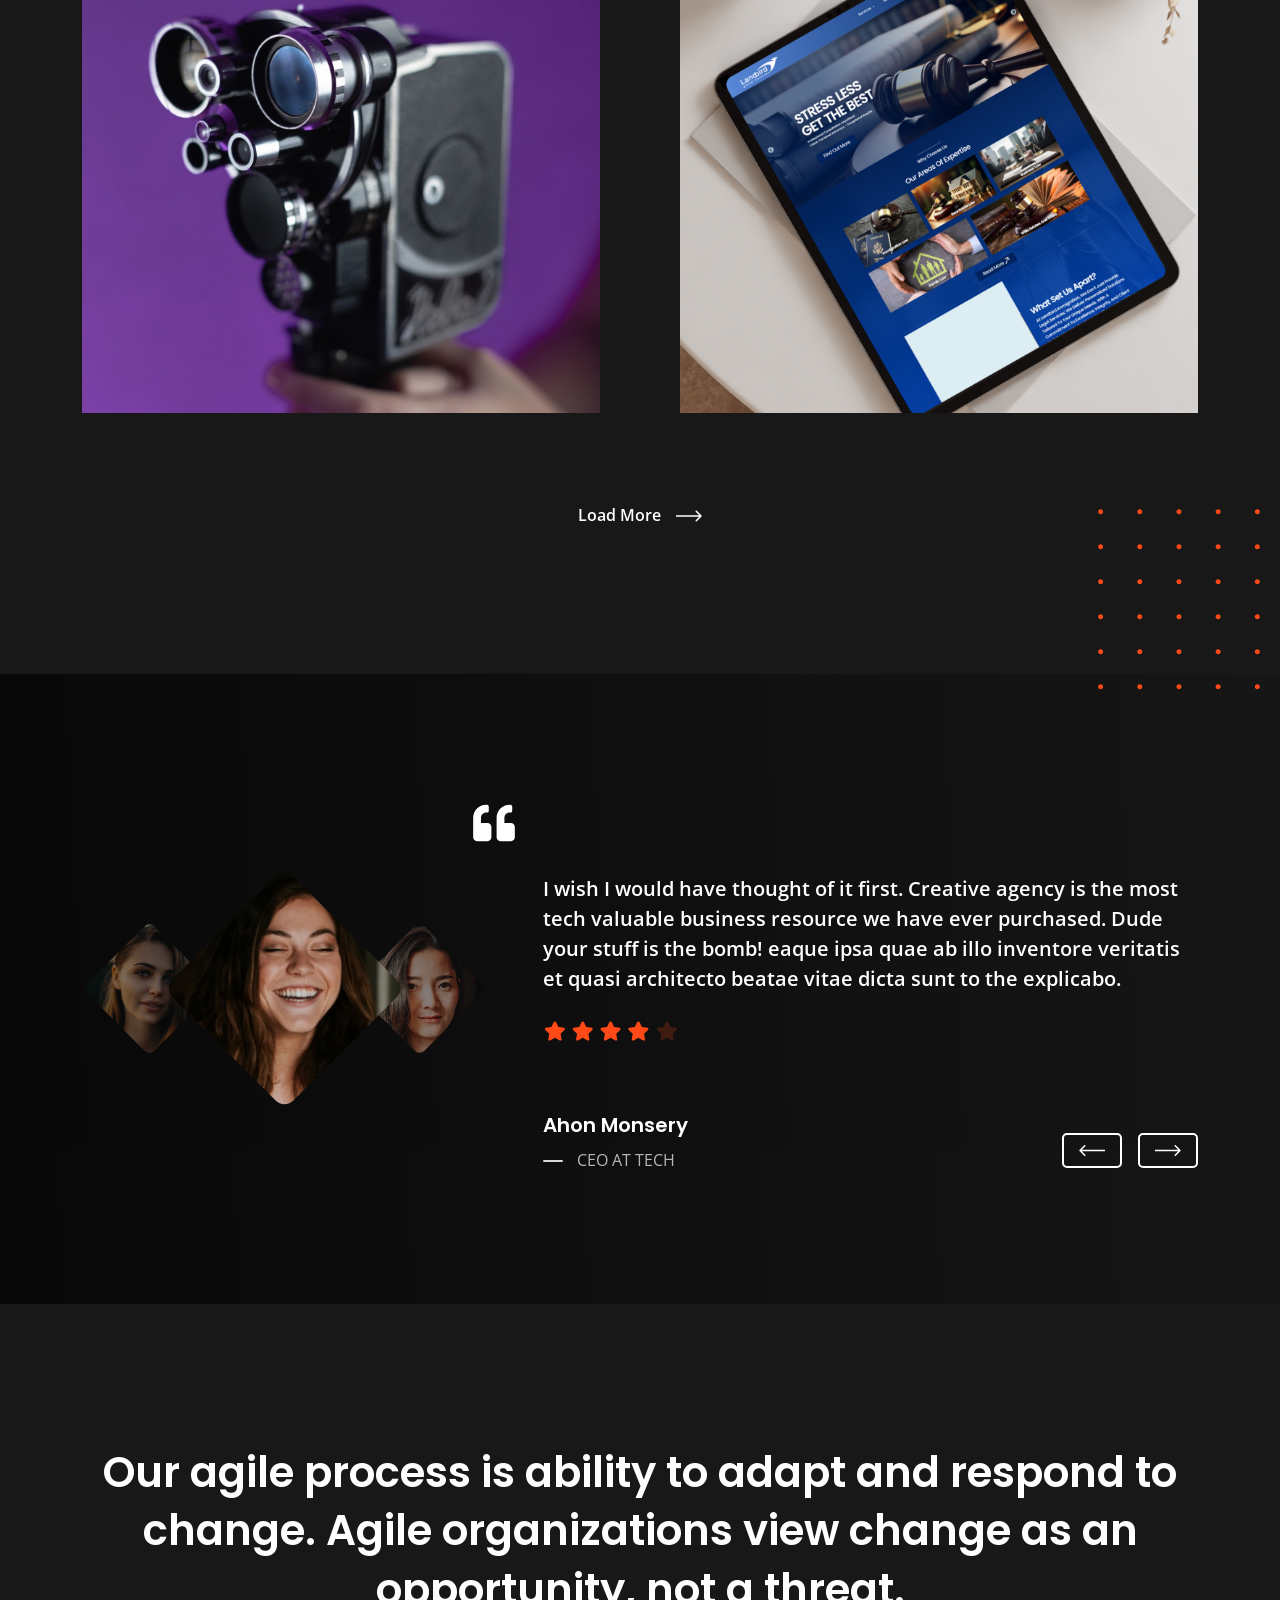
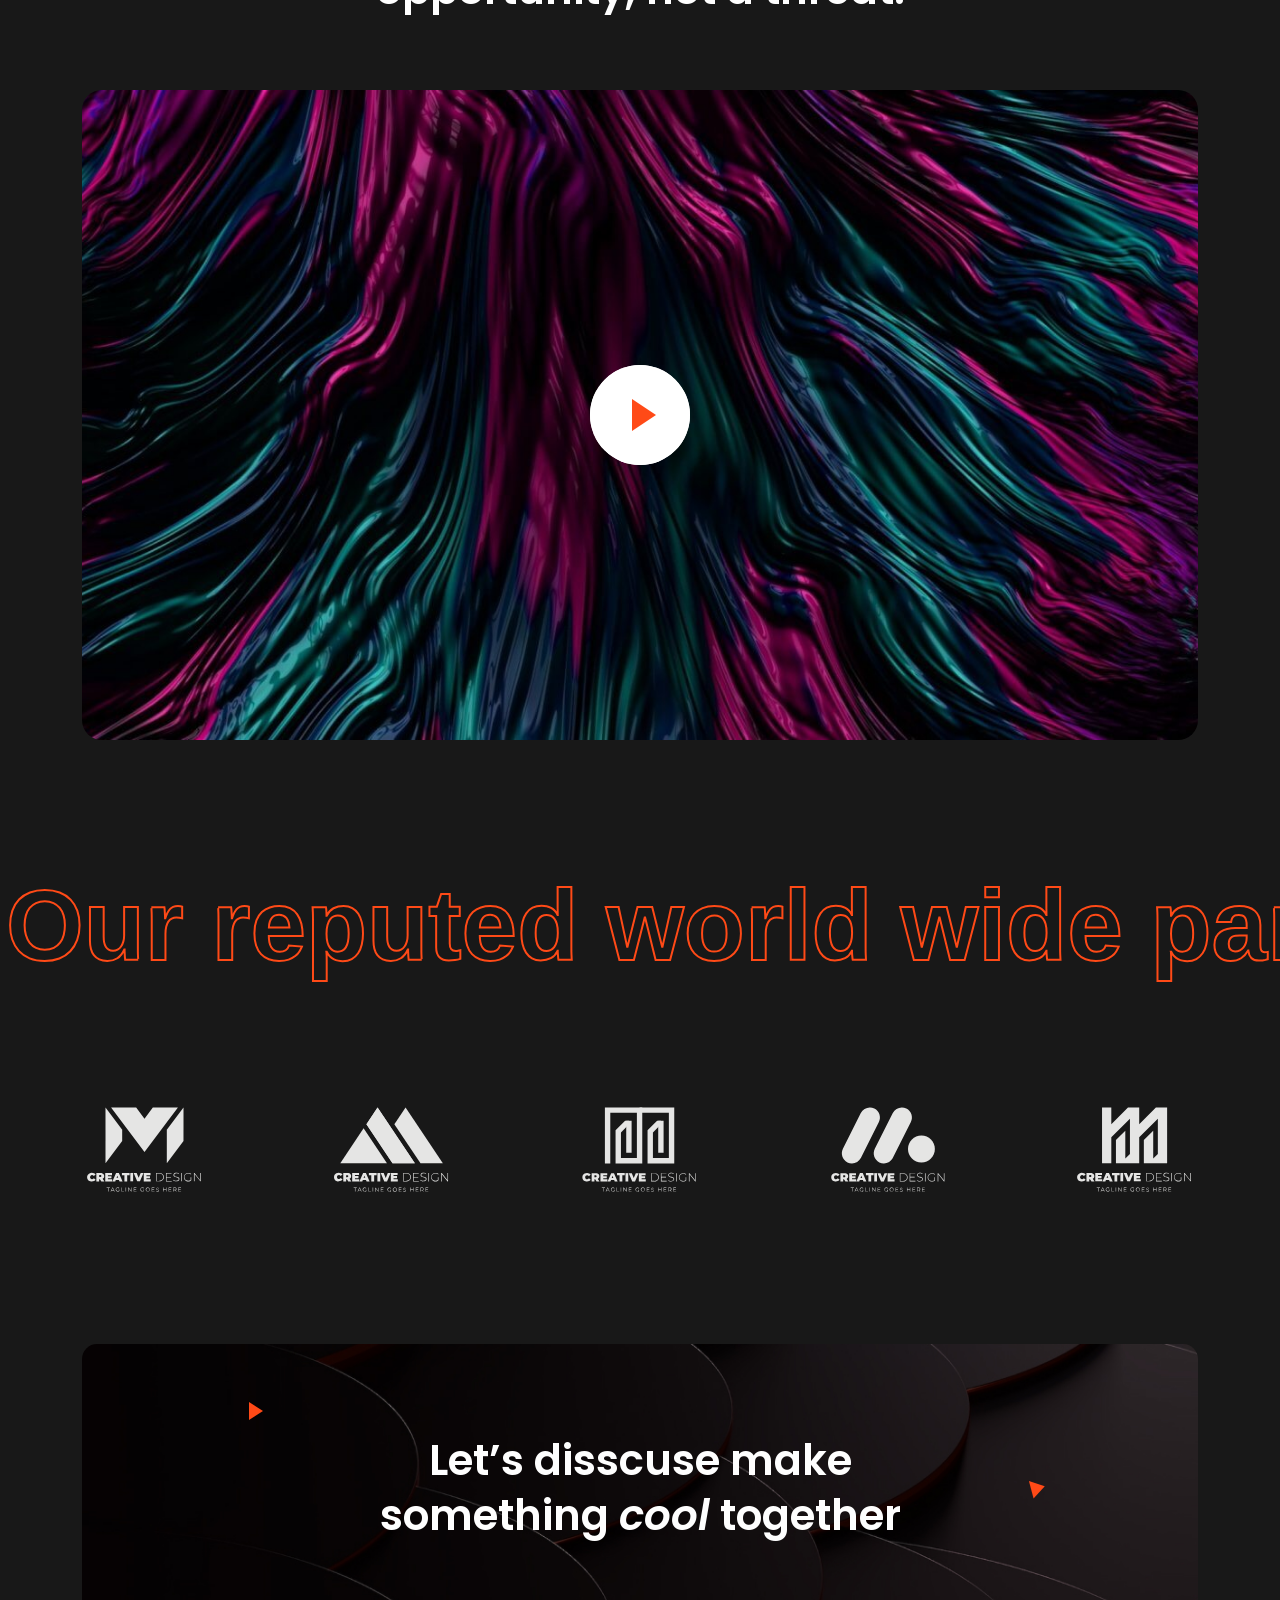
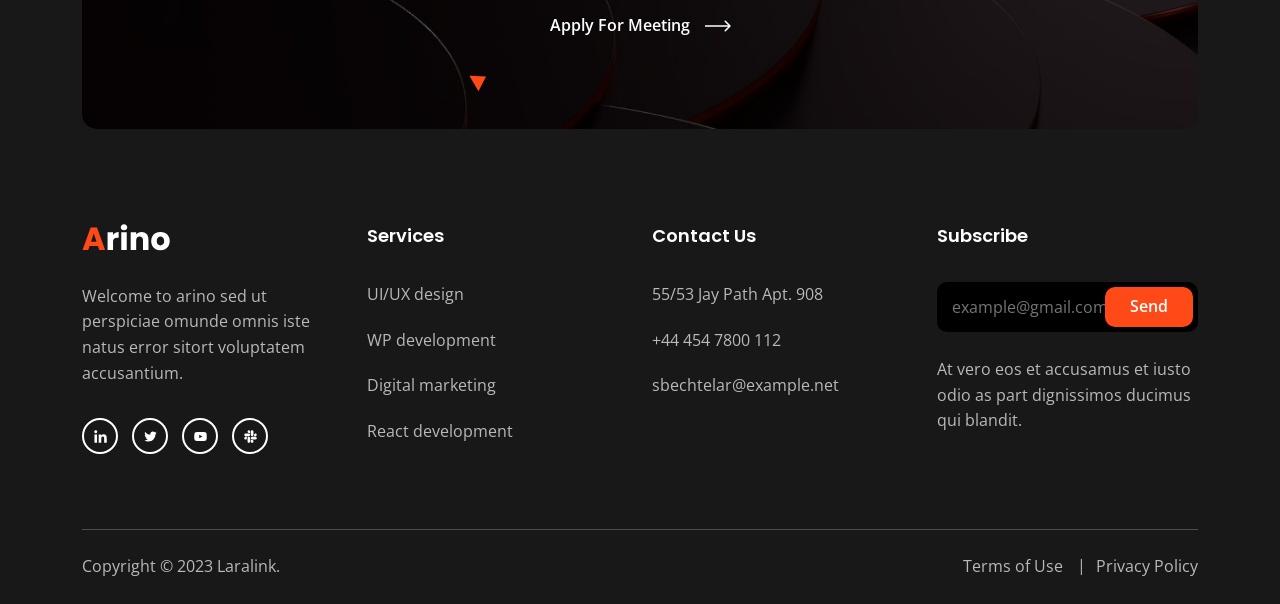
<file: freelancer-agency.html>
<!DOCTYPE html>
<html class="no-js" lang="en">
  <head>
    <!-- Meta Tags -->
    <meta charset="utf-8">
    <meta http-equiv="x-ua-compatible" content="ie=edge">
    <meta name="viewport" content="width=device-width, initial-scale=1">
    <meta name="author" content="Laralink">
    <!-- Favicon Icon -->
    <link rel="icon" href="assets/img/favicon.png">
    <!-- Site Title -->
    <title>Arino - Freelancer Agency Template</title>
    <link rel="stylesheet" href="assets/css/plugins/bootstrap.min.css">
    <link rel="stylesheet" href="assets/css/plugins/fontawesome.min.css">
    <link rel="stylesheet" href="assets/css/plugins/slick.css">
    <link rel="stylesheet" href="assets/css/plugins/lightgallery.min.css">
    <link rel="stylesheet" href="assets/css/plugins/animate.css">
    <link rel="stylesheet" href="assets/css/style.css">
  </head>
  <body>
    <div class="cs-preloader cs-center">
      <div class="cs-preloader_in"></div>
    </div>
    <!-- Start Header Section -->
    <header class="cs-site_header cs-style1 text-uppercase cs-sticky_header">
      <div class="cs-main_header">
        <div class="container">
          <div class="cs-main_header_in">
            <div class="cs-main_header_left">
              <a class="cs-site_branding" href="index.html">
                <img src="assets/img/logo.svg" alt="Logo">
              </a>
            </div>
            <div class="cs-main_header_center">
              <div class="cs-nav cs-primary_font cs-medium">
                <ul class="cs-nav_list">
                  <li class="menu-item-has-children cs-mega_menu">
                    <a href="index.html">Home</a>
                    <ul class="cs-mega_wrapper">
                      <li>
                        <ul>
                          <li>
                            <a href="index.html" class="cs-nav_list_img">
                              <img src="assets/img/demo/main-home.jpeg" alt="Thumb">
                            </a>
                            <a href="index.html">Main Home</a>
                          </li>
                          <li>
                            <a href="architecture-agency.html" class="cs-nav_list_img">
                              <img src="assets/img/demo/architecture-agency.jpeg" alt="Thumb">
                            </a>
                            <a href="architecture-agency.html">Architecture Agency</a>
                            <span class="cs-header_badge">New</span>
                          </li>
                        </ul>
                      </li>
                      <li>
                        <ul>
                          <li>
                            <a href="photography-agency.html" class="cs-nav_list_img">
                              <img src="assets/img/demo/photography-agency.jpeg" alt="Thumb">
                            </a>
                            <a href="photography-agency.html">Photography Agency</a>
                          </li>
                          <li>
                            <a href="creative-solution.html" class="cs-nav_list_img">
                              <img src="assets/img/demo/creative-solution.jpeg" alt="Thumb">
                            </a>
                            <a href="creative-solution.html">Creative Solution</a>
                            <span class="cs-header_badge">New</span>
                          </li>
                        </ul>
                      </li>
                      <li>
                        <ul>
                          <li>
                            <a href="creative-portfolio.html" class="cs-nav_list_img">
                              <img src="assets/img/demo/portfolio.jpeg" alt="Thumb">
                            </a>
                            <a href="creative-portfolio.html">Creative Portfolio</a>
                          </li>
                          <li>
                            <a href="personal-portfolio.html" class="cs-nav_list_img">
                              <img src="assets/img/demo/personal-portfolio.jpeg" alt="Thumb">
                              <span class="cs-header_badge">New</span>
                            </a>
                            <a href="personal-portfolio.html">Personal Portfolio</a>
                          </li>
                        </ul>
                      </li>
                      <li>
                        <ul>
                          <li>
                            <a href="digital-agency.html" class="cs-nav_list_img">
                              <img src="assets/img/demo/digital-agency.jpeg" alt="Thumb">
                            </a>
                            <a href="digital-agency.html">Digital Agency</a>
                          </li>
                          <li>
                            <a href="https://arino-html-rtl.vercel.app" target="_blank" class="cs-nav_list_img">
                              <img src="assets/img/demo/rtl.jpeg" alt="Thumb">
                            </a>
                            <a href="https://arino-html-rtl.vercel.app" target="_blank">RTL Demo</a>
                          </li>
                        </ul>
                      </li>
                      <li>
                        <ul>
                          <li>
                            <a href="marketing-agency.html" class="cs-nav_list_img">
                              <img src="assets/img/demo/marketing.jpeg" alt="Thumb">
                            </a>
                            <a href="marketing-agency.html">Marketing Agency</a>
                          </li>
                          <li>
                            <a href="showcase-portfolio.html" class="cs-nav_list_img">
                              <img src="assets/img/demo/portfolio-showcase.jpeg" alt="Thumb">
                            </a>
                            <a href="showcase-portfolio.html">Portfolio Showcase</a>
                          </li>
                          <li>
                            <a href="case-study-showcase.html" class="cs-nav_list_img">
                              <img src="assets/img/demo/case-study-showcase.jpeg" alt="Thumb">
                            </a>
                            <a href="case-study-showcase.html">Case Study Showcase</a>
                          </li>
                        </ul>
                      </li>
                      <li>
                        <ul>
                          <li>
                            <a href="freelancer-agency.html" class="cs-nav_list_img">
                              <img src="assets/img/demo/freelancer-agency.jpeg" alt="Thumb">
                            </a>
                            <a href="freelancer-agency.html">Freelancing Agency</a>
                          </li>
                          <li>
                            <a href="video-showcase.html" class="cs-nav_list_img">
                              <img src="assets/img/demo/video-showcase.jpeg" alt="Thumb">
                              <span class="cs-header_badge">New</span>
                            </a>
                            <a href="video-showcase.html">Video Showcase</a>
                          </li>
                        </ul>
                      </li>
                    </ul>
                  </li>
                  <li>
                    <a href="about.html">About</a>
                  </li>
                  <li class="menu-item-has-children">
                    <a href="service.html">Services</a>
                    <ul>
                      <li>
                        <a href="service.html">Services</a>
                      </li>
                      <li>
                        <a href="service-details.html">Service Details</a>
                      </li>
                    </ul>
                  </li>
                  <li class="menu-item-has-children">
                    <a href="portfolio.html">Portfolio</a>
                    <ul>
                      <li>
                        <a href="portfolio.html">Portfolio</a>
                      </li>
                      <li>
                        <a href="portfolio-details.html">Portfolio Details</a>
                      </li>
                    </ul>
                  </li>
                  <li class="menu-item-has-children">
                    <a href="blog.html">Blog</a>
                    <ul>
                      <li>
                        <a href="blog.html">Blog</a>
                      </li>
                      <li>
                        <a href="blog-details.html">Blog Details</a>
                      </li>
                    </ul>
                  </li>
                  <li class="menu-item-has-children">
                    <a href="shop.html">Shop</a>
                    <ul>
                      <li>
                        <a href="shop.html">Our Shop</a>
                      </li>
                      <li>
                        <a href="shop-product-details.html">Shop Details</a>
                      </li>
                      <li>
                        <a href="shop-cart.html">Cart</a>
                      </li>
                      <li>
                        <a href="shop-checkout.html">Checkout</a>
                      </li>
                      <li>
                        <a href="shop-order-recived.html">Success Order</a>
                      </li>
                      <li>
                        <a href="shop-wishlist.html">Wishlist</a>
                      </li>
                    </ul>
                  </li>
                  <li class="menu-item-has-children">
                    <a href="#">Pages</a>
                    <ul>
                      <li>
                        <a href="contact.html">Contact</a>
                      </li>
                      <li>
                        <a href="team.html">Team</a>
                      </li>
                      <li>
                        <a href="team-details.html">Team Details</a>
                      </li>
                      <li>
                        <a href="case-study.html">Case Study Details</a>
                      </li>
                      <li>
                        <a href="faq.html">FAQ</a>
                      </li>
                    </ul>
                  </li>
                </ul>
              </div>
            </div>
            <div class="cs-main_header_right">
              <div class="cs-toolbox">
                <span class="cs-icon_btn">
                  <span class="cs-icon_btn_in">
                    <span></span>
                    <span></span>
                    <span></span>
                    <span></span>
                  </span>
                </span>
              </div>
            </div>
          </div>
        </div>
      </div>
    </header>
    <div class="cs-side_header">
      <button class="cs-close"></button>
      <div class="cs-side_header_overlay"></div>
      <div class="cs-side_header_in">
        <div class="cs-side_header_shape"></div>
        <a class="cs-site_branding" href="index.html">
          <img src="assets/img/footer_logo.svg" alt="Logo">
        </a>
        <div class="cs-side_header_box">
          <h2 class="cs-side_header_heading"> Do you have a project in your <br> mind? Keep connect us. </h2>
        </div>
        <div class="cs-side_header_box">
          <h3 class="cs-side_header_title cs-primary_color">Contact Us</h3>
          <ul class="cs-contact_info cs-style1 cs-mp0">
            <li>
              <svg width="18" height="18" viewBox="0 0 18 18" fill="none" xmlns="http://www.w3.org/2000/svg">
                <path d="M17 12.5C15.75 12.5 14.55 12.3 13.43 11.93C13.08 11.82 12.69 11.9 12.41 12.17L10.21 14.37C7.38 12.93 5.06 10.62 3.62 7.79L5.82 5.58C6.1 5.31 6.18 4.92 6.07 4.57C5.7 3.45 5.5 2.25 5.5 1C5.5 0.45 5.05 0 4.5 0H1C0.45 0 0 0.45 0 1C0 10.39 7.61 18 17 18C17.55 18 18 17.55 18 17V13.5C18 12.95 17.55 12.5 17 12.5ZM9 0V10L12 7H18V0H9Z" fill="#FF4A17" />
              </svg>
              <span>+44 454 7800 112</span>
            </li>
            <li>
              <svg width="20" height="18" viewBox="0 0 20 18" fill="none" xmlns="http://www.w3.org/2000/svg">
                <path d="M20 6.98V16C20 17.1 19.1 18 18 18H2C0.9 18 0 17.1 0 16V4C0 2.9 0.9 2 2 2H12.1C12.04 2.32 12 2.66 12 3C12 4.48 12.65 5.79 13.67 6.71L10 9L2 4V6L10 11L15.3 7.68C15.84 7.88 16.4 8 17 8C18.13 8 19.16 7.61 20 6.98ZM14 3C14 4.66 15.34 6 17 6C18.66 6 20 4.66 20 3C20 1.34 18.66 0 17 0C15.34 0 14 1.34 14 3Z" fill="#FF4A17" />
              </svg>
              <span>infotech@arino.com</span>
            </li>
            <li>
              <svg width="14" height="20" viewBox="0 0 14 20" fill="none" xmlns="http://www.w3.org/2000/svg">
                <path d="M7 0C3.13 0 0 3.13 0 7C0 12.25 7 20 7 20C7 20 14 12.25 14 7C14 3.13 10.87 0 7 0ZM7 9.5C5.62 9.5 4.5 8.38 4.5 7C4.5 5.62 5.62 4.5 7 4.5C8.38 4.5 9.5 5.62 9.5 7C9.5 8.38 8.38 9.5 7 9.5Z" fill="#FF4A17" />
              </svg>
              <span>50 Wall Street Suite, 44150 <br>Ohio, United States </span>
            </li>
          </ul>
        </div>
        <div class="cs-side_header_box">
          <h3 class="cs-side_header_title cs-primary_color">Subscribe</h3>
          <div class="cs-newsletter cs-style1">
            <form action="#" class="cs-newsletter_form">
              <input type="email" class="cs-newsletter_input" placeholder="example@gmail.com">
              <button class="cs-newsletter_btn">
                <span>Send</span>
              </button>
            </form>
            <div class="cs-newsletter_text"> At vero eos et accusamus et iusto odio as part dignissimos ducimus qui blandit. </div>
          </div>
        </div>
        <div class="cs-side_header_box">
          <div class="cs-social_btns cs-style1">
            <a href="#" class="cs-center">
              <svg width="15" height="15" viewBox="0 0 15 15" fill="none" xmlns="http://www.w3.org/2000/svg">
                <path d="M4.04799 13.7497H1.45647V5.4043H4.04799V13.7497ZM2.75084 4.2659C1.92215 4.2659 1.25 3.57952 1.25 2.75084C1.25 2.35279 1.40812 1.97105 1.68958 1.68958C1.97105 1.40812 2.35279 1.25 2.75084 1.25C3.14888 1.25 3.53063 1.40812 3.81209 1.68958C4.09355 1.97105 4.25167 2.35279 4.25167 2.75084C4.25167 3.57952 3.57924 4.2659 2.75084 4.2659ZM13.7472 13.7497H11.1613V9.68722C11.1613 8.71903 11.1417 7.4774 9.81389 7.4774C8.46652 7.4774 8.26004 8.5293 8.26004 9.61747V13.7497H5.67132V5.4043H8.15681V6.54269H8.19308C8.53906 5.887 9.38421 5.19503 10.6451 5.19503C13.2679 5.19503 13.75 6.92215 13.75 9.16546V13.7497H13.7472Z" fill="white"></path>
              </svg>
            </a>
            <a href="#" class="cs-center">
              <svg width="13" height="11" viewBox="0 0 13 11" fill="none" xmlns="http://www.w3.org/2000/svg">
                <path d="M11.4651 2.95396C11.4731 3.065 11.4731 3.17606 11.4731 3.2871C11.4731 6.67383 8.89535 10.5761 4.18402 10.5761C2.73255 10.5761 1.38421 10.1557 0.25 9.42608C0.456226 9.44986 0.654494 9.4578 0.868655 9.4578C2.06629 9.4578 3.16879 9.0533 4.04918 8.36326C2.92291 8.33946 1.97906 7.60183 1.65386 6.5866C1.81251 6.61038 1.97112 6.62624 2.1377 6.62624C2.36771 6.62624 2.59774 6.59451 2.81188 6.53901C1.63802 6.30105 0.757595 5.26996 0.757595 4.02472V3.99301C1.09864 4.18336 1.49524 4.30233 1.91558 4.31818C1.22554 3.85814 0.773464 3.07294 0.773464 2.1846C0.773464 1.70872 0.900344 1.27249 1.12244 0.891774C2.38355 2.44635 4.27919 3.46156 6.40481 3.57262C6.36516 3.38226 6.34136 3.184 6.34136 2.9857C6.34136 1.57388 7.4835 0.423828 8.90323 0.423828C9.64086 0.423828 10.3071 0.733156 10.7751 1.23284C11.354 1.1218 11.9093 0.907643 12.401 0.614185C12.2106 1.20906 11.8061 1.70875 11.2748 2.02598C11.7903 1.97049 12.29 1.82769 12.75 1.62942C12.4011 2.13702 11.9648 2.5891 11.4651 2.95396V2.95396Z" fill="white"></path>
              </svg>
            </a>
            <a href="#" class="cs-center">
              <svg width="13" height="9" viewBox="0 0 13 9" fill="none" xmlns="http://www.w3.org/2000/svg">
                <path d="M12.4888 1.48066C12.345 0.939353 11.9215 0.513038 11.3837 0.368362C10.4089 0.105469 6.5 0.105469 6.5 0.105469C6.5 0.105469 2.59116 0.105469 1.61633 0.368362C1.07853 0.513061 0.65496 0.939353 0.5112 1.48066C0.25 2.4618 0.25 4.50887 0.25 4.50887C0.25 4.50887 0.25 6.55595 0.5112 7.53709C0.65496 8.0784 1.07853 8.48695 1.61633 8.63163C2.59116 8.89452 6.5 8.89452 6.5 8.89452C6.5 8.89452 10.4088 8.89452 11.3837 8.63163C11.9215 8.48695 12.345 8.0784 12.4888 7.53709C12.75 6.55595 12.75 4.50887 12.75 4.50887C12.75 4.50887 12.75 2.4618 12.4888 1.48066V1.48066ZM5.22158 6.36746V2.65029L8.48861 4.50892L5.22158 6.36746V6.36746Z" fill="white"></path>
              </svg>
            </a>
            <a href="#" class="cs-center">
              <svg width="13" height="13" viewBox="0 0 13 13" fill="none" xmlns="http://www.w3.org/2000/svg">
                <path d="M2.87612 8.149C2.87612 8.87165 2.28571 9.46205 1.56306 9.46205C0.840402 9.46205 0.25 8.87165 0.25 8.149C0.25 7.42634 0.840402 6.83594 1.56306 6.83594H2.87612V8.149ZM3.53795 8.149C3.53795 7.42634 4.12835 6.83594 4.851 6.83594C5.57366 6.83594 6.16406 7.42634 6.16406 8.149V11.4369C6.16406 12.1596 5.57366 12.75 4.851 12.75C4.12835 12.75 3.53795 12.1596 3.53795 11.4369V8.149ZM4.851 2.87612C4.12835 2.87612 3.53795 2.28571 3.53795 1.56306C3.53795 0.840402 4.12835 0.25 4.851 0.25C5.57366 0.25 6.16406 0.840402 6.16406 1.56306V2.87612H4.851V2.87612ZM4.851 3.53795C5.57366 3.53795 6.16406 4.12835 6.16406 4.851C6.16406 5.57366 5.57366 6.16406 4.851 6.16406H1.56306C0.840402 6.16406 0.25 5.57366 0.25 4.851C0.25 4.12835 0.840402 3.53795 1.56306 3.53795H4.851V3.53795ZM10.1239 4.851C10.1239 4.12835 10.7143 3.53795 11.4369 3.53795C12.1596 3.53795 12.75 4.12835 12.75 4.851C12.75 5.57366 12.1596 6.16406 11.4369 6.16406H10.1239V4.851V4.851ZM9.46205 4.851C9.46205 5.57366 8.87165 6.16406 8.149 6.16406C7.42634 6.16406 6.83594 5.57366 6.83594 4.851V1.56306C6.83594 0.840402 7.42634 0.25 8.149 0.25C8.87165 0.25 9.46205 0.840402 9.46205 1.56306V4.851V4.851ZM8.149 10.1239C8.87165 10.1239 9.46205 10.7143 9.46205 11.4369C9.46205 12.1596 8.87165 12.75 8.149 12.75C7.42634 12.75 6.83594 12.1596 6.83594 11.4369V10.1239H8.149ZM8.149 9.46205C7.42634 9.46205 6.83594 8.87165 6.83594 8.149C6.83594 7.42634 7.42634 6.83594 8.149 6.83594H11.4369C12.1596 6.83594 12.75 7.42634 12.75 8.149C12.75 8.87165 12.1596 9.46205 11.4369 9.46205H8.149Z" fill="white"></path>
              </svg>
            </a>
          </div>
        </div>
      </div>
    </div>
    <!-- End Header Section -->
    <!-- Start Hero -->
    <div class="cs-hero cs-style3 cs-type1 cs-bg cs-fixed_bg cs-shape_wrap_1" data-src="assets/img/hero_bg_5.jpeg" id="home">
      <div class="container">
        <div class="cs-hero_text">
          <h1 class="cs-hero_title wow fadeInRight" data-wow-duration="0.8s" data-wow-delay="0.2s">We Are Award’s Wining Freelancing Agency</h1>
          <div class="cs-hero_subtitle">We deliver best problem solving solution for our client and provide finest finishing product in present and upcoming future.</div>
          <a href="contact.html" class="cs-btn cs-style1 cs-type1">
            <span>Let’s talk</span>
            <svg width="26" height="12" viewBox="0 0 26 12" fill="none" xmlns="http://www.w3.org/2000/svg">
              <path d="M25.5303 6.53033C25.8232 6.23744 25.8232 5.76256 25.5303 5.46967L20.7574 0.696699C20.4645 0.403806 19.9896 0.403806 19.6967 0.696699C19.4038 0.989593 19.4038 1.46447 19.6967 1.75736L23.9393 6L19.6967 10.2426C19.4038 10.5355 19.4038 11.0104 19.6967 11.3033C19.9896 11.5962 20.4645 11.5962 20.7574 11.3033L25.5303 6.53033ZM0 6.75H25V5.25H0V6.75Z" fill="currentColor"/>
            </svg>  
          </a>
        </div>
      </div>
      <div class="cs-hero_highlite cs-primary_color cs-accent_color cs-center">
        A
        <div class="cs-round_img cs-center"><img src="assets/img/hero_img.svg" alt="Circle"></div>
      </div>
      <div class="cs-hero_social_wrap cs-left_side cs-primary_font cs-primary_color">
        <div class="cs-hero_social_title">Follow Us</div>
        <ul class="cs-hero_social_links">
          <li><a href="">Behance</a></li>
          <li><a href="">Twitter</a></li>
        </ul>
      </div>
    </div>
    <!-- End Hero -->
    <!-- StartServices Section -->
    <section class="cs-shape_wrap_4 cs-parallax">
      <div class="cs-shape_4 cs-to_up"></div>
      <div class="cs-shape_4 cs-to_right"></div>
      <div class="cs-height_145 cs-height_lg_80"></div>
      <div class="container">
        <div class="row">
          <div class="col-lg-5 col-xl-4">
            <div class="cs-section_heading cs-style1">
              <h3 class="cs-section_subtitle">Services</h3>
              <h2 class="cs-section_title">We provide best value offer</h2>
              <div class="cs-height_45 cs-height_lg_20"></div>
              <a href="service.html" class="cs-text_btn wow fadeInLeft" data-wow-duration="0.8s" data-wow-delay="0.2s">
                <span>See All Services</span>
                <svg width="26" height="12" viewBox="0 0 26 12" fill="none" xmlns="http://www.w3.org/2000/svg">
                  <path d="M25.5303 6.53033C25.8232 6.23744 25.8232 5.76256 25.5303 5.46967L20.7574 0.696699C20.4645 0.403806 19.9896 0.403806 19.6967 0.696699C19.4038 0.989593 19.4038 1.46447 19.6967 1.75736L23.9393 6L19.6967 10.2426C19.4038 10.5355 19.4038 11.0104 19.6967 11.3033C19.9896 11.5962 20.4645 11.5962 20.7574 11.3033L25.5303 6.53033ZM0 6.75H25V5.25H0V6.75Z" fill="currentColor"></path>
                </svg>                
              </a>
            </div>
            <div class="cs-height_45 cs-height_lg_45"></div>
          </div>
          <div class="col-lg-7 offset-xl-1">
            <div class="cs-iconbox_3_list cs-style1">
              <div class="cs-hover_tab active">
                <a href="service-details.html" class="cs-iconbox cs-style3">
                  <span class="cs-iconbox_icon cs-center">
                    <svg width="30" height="29" viewBox="0 0 30 29" fill="none" xmlns="http://www.w3.org/2000/svg">
                      <path d="M29.3803 3.05172C29.4089 1.94752 28.537 1.02921 27.4328 1.00062L9.43879 0.534749C8.33459 0.506159 7.41628 1.37811 7.38769 2.48231C7.35911 3.58651 8.23106 4.50482 9.33526 4.53341L25.3299 4.94752L24.9158 20.9422C24.8872 22.0464 25.7592 22.9647 26.8634 22.9933C27.9676 23.0218 28.8859 22.1499 28.9144 21.0457L29.3803 3.05172ZM3.37714 28.5502L28.7581 4.4503L26.0039 1.54961L0.622863 25.6495L3.37714 28.5502Z" fill="currentColor"/>
                    </svg>                  
                  </span>
                  <div class="cs-iconbox_in">
                    <h2 class="cs-iconbox_title">WP Development</h2>
                    <div class="cs-iconbox_subtitle">Sed ut perspiciatis unde omnis iste natus error sit voluptatem accusantium lorema doloremque laudantium, totam rem aperiam, eaque ipsa quae.</div>
                  </div>
                </a>
              </div>
              <div class="cs-hover_tab">
                <a href="service-details.html" class="cs-iconbox cs-style3">
                  <span class="cs-iconbox_icon cs-center">
                    <svg width="30" height="29" viewBox="0 0 30 29" fill="none" xmlns="http://www.w3.org/2000/svg">
                      <path d="M29.3803 3.05172C29.4089 1.94752 28.537 1.02921 27.4328 1.00062L9.43879 0.534749C8.33459 0.506159 7.41628 1.37811 7.38769 2.48231C7.35911 3.58651 8.23106 4.50482 9.33526 4.53341L25.3299 4.94752L24.9158 20.9422C24.8872 22.0464 25.7592 22.9647 26.8634 22.9933C27.9676 23.0218 28.8859 22.1499 28.9144 21.0457L29.3803 3.05172ZM3.37714 28.5502L28.7581 4.4503L26.0039 1.54961L0.622863 25.6495L3.37714 28.5502Z" fill="currentColor"/>
                    </svg>                  
                  </span>
                  <div class="cs-iconbox_in">
                    <h2 class="cs-iconbox_title">UI/UX Design</h2>
                    <div class="cs-iconbox_subtitle">Sed ut perspiciatis unde omnis iste natus error sit voluptatem accusantium lorema doloremque laudantium, totam rem aperiam, eaque ipsa quae.</div>
                  </div>
                </a>
              </div>
              <div class="cs-hover_tab">
                <a href="service-details.html" class="cs-iconbox cs-style3">
                  <span class="cs-iconbox_icon cs-center">
                    <svg width="30" height="29" viewBox="0 0 30 29" fill="none" xmlns="http://www.w3.org/2000/svg">
                      <path d="M29.3803 3.05172C29.4089 1.94752 28.537 1.02921 27.4328 1.00062L9.43879 0.534749C8.33459 0.506159 7.41628 1.37811 7.38769 2.48231C7.35911 3.58651 8.23106 4.50482 9.33526 4.53341L25.3299 4.94752L24.9158 20.9422C24.8872 22.0464 25.7592 22.9647 26.8634 22.9933C27.9676 23.0218 28.8859 22.1499 28.9144 21.0457L29.3803 3.05172ZM3.37714 28.5502L28.7581 4.4503L26.0039 1.54961L0.622863 25.6495L3.37714 28.5502Z" fill="currentColor"/>
                    </svg>                  
                  </span>
                  <div class="cs-iconbox_in">
                    <h2 class="cs-iconbox_title">Branding</h2>
                    <div class="cs-iconbox_subtitle">Sed ut perspiciatis unde omnis iste natus error sit voluptatem accusantium lorema doloremque laudantium, totam rem aperiam, eaque ipsa quae.</div>
                  </div>
                </a>
              </div>
              <div class="cs-hover_tab">
                <a href="service-details.html" class="cs-iconbox cs-style3">
                  <span class="cs-iconbox_icon cs-center">
                    <svg width="30" height="29" viewBox="0 0 30 29" fill="none" xmlns="http://www.w3.org/2000/svg">
                      <path d="M29.3803 3.05172C29.4089 1.94752 28.537 1.02921 27.4328 1.00062L9.43879 0.534749C8.33459 0.506159 7.41628 1.37811 7.38769 2.48231C7.35911 3.58651 8.23106 4.50482 9.33526 4.53341L25.3299 4.94752L24.9158 20.9422C24.8872 22.0464 25.7592 22.9647 26.8634 22.9933C27.9676 23.0218 28.8859 22.1499 28.9144 21.0457L29.3803 3.05172ZM3.37714 28.5502L28.7581 4.4503L26.0039 1.54961L0.622863 25.6495L3.37714 28.5502Z" fill="currentColor"/>
                    </svg>                  
                  </span>
                  <div class="cs-iconbox_in">
                    <h2 class="cs-iconbox_title">Social Ad Campaign</h2>
                    <div class="cs-iconbox_subtitle">Sed ut perspiciatis unde omnis iste natus error sit voluptatem accusantium lorema doloremque laudantium, totam rem aperiam, eaque ipsa quae.</div>
                  </div>
                </a>
              </div>
            </div>
          </div>
        </div>
      </div>
    </section>
    <!-- End Services Section -->
    
    <!-- Start Portfolio -->
    <div class="cs-height_115 cs-height_lg_55"></div>
    <div class="container">
      <div class="cs-portfolio_1_heading">
        <div class="cs-section_heading cs-style1">
          <h3 class="cs-section_subtitle">Our Portfolio</h3>
          <h2 class="cs-section_title">Some recent work</h2>
        </div>
        <div class="cs-isotop_filter cs-style1">
          <ul class="cs-mp0 cs-center">
            <li class="active"><a href="#" data-filter="*">All</a></li>
            <li><a href="#" data-filter=".web_design">Web Design</a></li>
            <li><a href="#" data-filter=".ui_ux_design">UI/UX Design</a></li>
            <li><a href="#" data-filter=".mobile_apps">Mobile Apps</a></li>
            <li><a href="#" data-filter=".logo_design">Logo Design</a></li>
          </ul>
        </div>
      </div>
      <div class="cs-height_90 cs-height_lg_40"></div>
      <div class="cs-isotop cs-style1 cs-isotop_col_2 cs-has_gutter_80">
        <div class="cs-grid_sizer"></div>
        <div class="cs-isotop_item ui_ux_design">
          <a href="portfolio-details.html" class="cs-portfolio cs-style1 cs-type1 rounded-0">
            <div class="cs-portfolio_hover"></div>
            <div class="cs-portfolio_bg cs-bg" data-src="assets/img/portfolio_39.jpeg"></div>
            <div class="cs-portfolio_info">
              <div class="cs-portfolio_info_bg cs-accent_bg"></div>
              <h2 class="cs-portfolio_title">Colorful Art Work</h2>
              <div class="cs-portfolio_subtitle">See Details</div>
            </div>
          </a>
        </div><!-- .cs-isotop_item -->
        <div class="cs-isotop_item logo_design">
          <a href="portfolio-details.html" class="cs-portfolio cs-style1 cs-type1 rounded-0">
            <div class="cs-portfolio_hover"></div>
            <div class="cs-portfolio_bg cs-bg" data-src="assets/img/portfolio_40.jpeg"></div>
            <div class="cs-portfolio_info">
              <div class="cs-portfolio_info_bg cs-accent_bg"></div>
              <h2 class="cs-portfolio_title">Colorful Art Work</h2>
              <div class="cs-portfolio_subtitle">See Details</div>
            </div>
          </a>
        </div><!-- .cs-isotop_item -->
        <div class="cs-isotop_item web_design">
          <a href="portfolio-details.html" class="cs-portfolio cs-style1 cs-type1 rounded-0">
            <div class="cs-portfolio_hover"></div>
            <div class="cs-portfolio_bg cs-bg" data-src="assets/img/portfolio_41.jpeg"></div>
            <div class="cs-portfolio_info">
              <div class="cs-portfolio_info_bg cs-accent_bg"></div>
              <h2 class="cs-portfolio_title">Colorful Art Work</h2>
              <div class="cs-portfolio_subtitle">See Details</div>
            </div>
          </a>
        </div><!-- .cs-isotop_item -->
        <div class="cs-isotop_item mobile_apps">
          <a href="portfolio-details.html" class="cs-portfolio cs-style1 cs-type1 rounded-0">
            <div class="cs-portfolio_hover"></div>
            <div class="cs-portfolio_bg cs-bg" data-src="assets/img/portfolio_42.jpeg"></div>
            <div class="cs-portfolio_info">
              <div class="cs-portfolio_info_bg cs-accent_bg"></div>
              <h2 class="cs-portfolio_title">Colorful Art Work</h2>
              <div class="cs-portfolio_subtitle">See Details</div>
            </div>
          </a>
        </div><!-- .cs-isotop_item -->
        <div class="cs-isotop_item ui_ux_design">
          <a href="portfolio-details.html" class="cs-portfolio cs-style1 cs-type1 rounded-0">
            <div class="cs-portfolio_hover"></div>
            <div class="cs-portfolio_bg cs-bg" data-src="assets/img/portfolio_43.jpeg"></div>
            <div class="cs-portfolio_info">
              <div class="cs-portfolio_info_bg cs-accent_bg"></div>
              <h2 class="cs-portfolio_title">Colorful Art Work</h2>
              <div class="cs-portfolio_subtitle">See Details</div>
            </div>
          </a>
        </div><!-- .cs-isotop_item -->
        <div class="cs-isotop_item web_design">
          <a href="portfolio-details.html" class="cs-portfolio cs-style1 cs-type1 rounded-0">
            <div class="cs-portfolio_hover"></div>
            <div class="cs-portfolio_bg cs-bg" data-src="assets/img/portfolio_44.jpeg"></div>
            <div class="cs-portfolio_info">
              <div class="cs-portfolio_info_bg cs-accent_bg"></div>
              <h2 class="cs-portfolio_title">Colorful Art Work</h2>
              <div class="cs-portfolio_subtitle">See Details</div>
            </div>
          </a>
        </div><!-- .cs-isotop_item -->
      </div>
      <div class="cs-height_90 cs-height_lg_40"></div>
      <div class="text-center">
        <a href="#" class="cs-text_btn">
          <span>Load More</span>
          <svg width="26" height="12" viewBox="0 0 26 12" fill="none" xmlns="http://www.w3.org/2000/svg">
            <path d="M25.5303 6.53033C25.8232 6.23744 25.8232 5.76256 25.5303 5.46967L20.7574 0.696699C20.4645 0.403806 19.9896 0.403806 19.6967 0.696699C19.4038 0.989593 19.4038 1.46447 19.6967 1.75736L23.9393 6L19.6967 10.2426C19.4038 10.5355 19.4038 11.0104 19.6967 11.3033C19.9896 11.5962 20.4645 11.5962 20.7574 11.3033L25.5303 6.53033ZM0 6.75H25V5.25H0V6.75Z" fill="currentColor"></path>
          </svg>                
        </a>
      </div>
    </div>
    <!-- End Portfolio -->
     

    <div class="cs-height_145 cs-height_lg_80"></div>
    <!-- Start Testimonial Section -->
    <section class="cs-gradient_bg_1 cs-shape_wrap_3 cs-parallax">
      <div class="cs-shape_3 cs-to_up">
        <svg width="162" height="181" viewBox="0 0 162 181" fill="none" xmlns="http://www.w3.org/2000/svg">
          <path d="M156.833 178.434C156.833 177.053 157.954 175.932 159.335 175.932C160.716 175.932 161.837 177.053 161.837 178.434C161.837 179.814 160.716 180.935 159.335 180.935C157.954 180.935 156.833 179.814 156.833 178.434Z" fill="#FF4A17" />
          <path d="M117.65 178.434C117.65 177.053 118.771 175.932 120.152 175.932C121.533 175.932 122.653 177.053 122.653 178.434C122.653 179.814 121.533 180.935 120.152 180.935C118.771 180.935 117.65 179.814 117.65 178.434Z" fill="#FF4A17" />
          <path d="M78.4694 178.434C78.4694 177.053 79.5902 175.932 80.971 175.932C82.3517 175.932 83.4726 177.053 83.4726 178.434C83.4726 179.814 82.3517 180.935 80.971 180.935C79.5876 180.935 78.4694 179.814 78.4694 178.434Z" fill="#FF4A17" />
          <path d="M39.286 178.434C39.286 177.053 40.4069 175.932 41.7876 175.932C43.1684 175.932 44.2893 177.053 44.2893 178.434C44.2893 179.814 43.1684 180.935 41.7876 180.935C40.4069 180.935 39.286 179.814 39.286 178.434Z" fill="#FF4A17" />
          <path d="M0.102661 178.434C0.102661 177.053 1.22354 175.932 2.60429 175.932C3.98504 175.932 5.10591 177.053 5.10591 178.434C5.10591 179.814 3.98504 180.935 2.60429 180.935C1.22091 180.935 0.102661 179.814 0.102661 178.434Z" fill="#FF4A17" />
          <path d="M156.833 143.419C156.833 142.038 157.954 140.917 159.335 140.917C160.716 140.917 161.837 142.038 161.837 143.419C161.837 144.799 160.716 145.92 159.335 145.92C157.954 145.92 156.833 144.799 156.833 143.419Z" fill="#FF4A17" />
          <path d="M117.65 143.419C117.65 142.038 118.771 140.917 120.152 140.917C121.533 140.917 122.653 142.038 122.653 143.419C122.653 144.799 121.533 145.92 120.152 145.92C118.771 145.92 117.65 144.799 117.65 143.419Z" fill="#FF4A17" />
          <path d="M78.4694 143.419C78.4694 142.038 79.5902 140.917 80.971 140.917C82.3517 140.917 83.4726 142.038 83.4726 143.419C83.4726 144.799 82.3517 145.92 80.971 145.92C79.5876 145.92 78.4694 144.799 78.4694 143.419Z" fill="#FF4A17" />
          <path d="M39.286 143.419C39.286 142.038 40.4069 140.917 41.7876 140.917C43.1684 140.917 44.2893 142.038 44.2893 143.419C44.2893 144.799 43.1684 145.92 41.7876 145.92C40.4069 145.92 39.286 144.799 39.286 143.419Z" fill="#FF4A17" />
          <path d="M0.102661 143.419C0.102661 142.038 1.22354 140.917 2.60429 140.917C3.98504 140.917 5.10591 142.038 5.10591 143.419C5.10591 144.799 3.98504 145.92 2.60429 145.92C1.22091 145.92 0.102661 144.799 0.102661 143.419Z" fill="#FF4A17" />
          <path d="M156.833 108.404C156.833 107.023 157.954 105.902 159.335 105.902C160.716 105.902 161.837 107.023 161.837 108.404C161.837 109.785 160.716 110.906 159.335 110.906C157.954 110.906 156.833 109.787 156.833 108.404Z" fill="#FF4A17" />
          <path d="M120.152 110.906C121.533 110.906 122.653 109.786 122.653 108.404C122.653 107.022 121.533 105.902 120.152 105.902C118.77 105.902 117.65 107.022 117.65 108.404C117.65 109.786 118.77 110.906 120.152 110.906Z" fill="#FF4A17" />
          <path d="M80.9684 110.906C82.35 110.906 83.47 109.786 83.47 108.404C83.47 107.022 82.35 105.902 80.9684 105.902C79.5868 105.902 78.4668 107.022 78.4668 108.404C78.4668 109.786 79.5868 110.906 80.9684 110.906Z" fill="#FF4A17" />
          <path d="M39.286 108.404C39.286 107.023 40.4069 105.902 41.7876 105.902C43.1684 105.902 44.2893 107.023 44.2893 108.404C44.2893 109.785 43.1684 110.906 41.7876 110.906C40.4069 110.906 39.286 109.787 39.286 108.404Z" fill="#FF4A17" />
          <path d="M0.102661 108.404C0.102661 107.023 1.22354 105.902 2.60429 105.902C3.98504 105.902 5.10591 107.023 5.10591 108.404C5.10591 109.785 3.98504 110.906 2.60429 110.906C1.22091 110.906 0.102661 109.787 0.102661 108.404Z" fill="#FF4A17" />
          <path d="M156.833 73.3918C156.833 72.011 157.954 70.8901 159.335 70.8901C160.716 70.8901 161.837 72.011 161.837 73.3918C161.837 74.7725 160.716 75.8934 159.335 75.8934C157.954 75.8908 156.833 74.7725 156.833 73.3918Z" fill="#FF4A17" />
          <path d="M120.152 75.8934C121.533 75.8934 122.653 74.7734 122.653 73.3918C122.653 72.0102 121.533 70.8901 120.152 70.8901C118.77 70.8901 117.65 72.0102 117.65 73.3918C117.65 74.7734 118.77 75.8934 120.152 75.8934Z" fill="#FF4A17" />
          <path d="M80.9684 75.8934C82.35 75.8934 83.47 74.7734 83.47 73.3918C83.47 72.0102 82.35 70.8901 80.9684 70.8901C79.5868 70.8901 78.4668 72.0102 78.4668 73.3918C78.4668 74.7734 79.5868 75.8934 80.9684 75.8934Z" fill="#FF4A17" />
          <path d="M39.286 73.3918C39.286 72.011 40.4069 70.8901 41.7876 70.8901C43.1684 70.8901 44.2893 72.011 44.2893 73.3918C44.2893 74.7725 43.1684 75.8934 41.7876 75.8934C40.4069 75.8934 39.286 74.7725 39.286 73.3918Z" fill="#FF4A17" />
          <path d="M0.102661 73.3918C0.102661 72.011 1.22354 70.8901 2.60429 70.8901C3.98504 70.8901 5.10591 72.011 5.10591 73.3918C5.10591 74.7725 3.98504 75.8934 2.60429 75.8934C1.22091 75.8908 0.102661 74.7725 0.102661 73.3918Z" fill="#FF4A17" />
          <path d="M156.833 38.3766C156.833 36.9959 157.954 35.875 159.335 35.875C160.716 35.875 161.837 36.9959 161.837 38.3766C161.837 39.7574 160.716 40.8782 159.335 40.8782C157.954 40.8756 156.833 39.7574 156.833 38.3766Z" fill="#FF4A17" />
          <path d="M120.152 40.8782C121.533 40.8782 122.653 39.7582 122.653 38.3766C122.653 36.995 121.533 35.875 120.152 35.875C118.77 35.875 117.65 36.995 117.65 38.3766C117.65 39.7582 118.77 40.8782 120.152 40.8782Z" fill="#FF4A17" />
          <path d="M80.9684 40.8782C82.35 40.8782 83.47 39.7582 83.47 38.3766C83.47 36.995 82.35 35.875 80.9684 35.875C79.5868 35.875 78.4668 36.995 78.4668 38.3766C78.4668 39.7582 79.5868 40.8782 80.9684 40.8782Z" fill="#FF4A17" />
          <path d="M39.286 38.3766C39.286 36.9959 40.4069 35.875 41.7876 35.875C43.1684 35.875 44.2893 36.9959 44.2893 38.3766C44.2893 39.7574 43.1684 40.8782 41.7876 40.8782C40.4069 40.8782 39.286 39.7574 39.286 38.3766Z" fill="#FF4A17" />
          <path d="M0.102661 38.3766C0.102661 36.9959 1.22354 35.875 2.60429 35.875C3.98504 35.875 5.10591 36.9959 5.10591 38.3766C5.10591 39.7574 3.98504 40.8782 2.60429 40.8782C1.22091 40.8756 0.102661 39.7574 0.102661 38.3766Z" fill="#FF4A17" />
          <path d="M156.833 3.36198C156.833 1.98123 157.954 0.860352 159.335 0.860352C160.716 0.860352 161.837 1.98123 161.837 3.36198C161.837 4.74273 160.716 5.8636 159.335 5.8636C157.954 5.8636 156.833 4.74273 156.833 3.36198Z" fill="#FF4A17" />
          <path d="M117.65 3.36198C117.65 1.98123 118.771 0.860352 120.152 0.860352C121.533 0.860352 122.653 1.98123 122.653 3.36198C122.653 4.74273 121.533 5.8636 120.152 5.8636C118.771 5.8636 117.65 4.74273 117.65 3.36198Z" fill="#FF4A17" />
          <path d="M78.4694 3.36198C78.4694 1.98123 79.5902 0.860352 80.971 0.860352C82.3517 0.860352 83.4726 1.98123 83.4726 3.36198C83.4726 4.74273 82.3517 5.8636 80.971 5.8636C79.5876 5.8636 78.4694 4.74273 78.4694 3.36198Z" fill="#FF4A17" />
          <path d="M39.286 3.36198C39.286 1.98123 40.4069 0.860352 41.7876 0.860352C43.1684 0.860352 44.2893 1.98123 44.2893 3.36198C44.2893 4.74273 43.1684 5.8636 41.7876 5.8636C40.4069 5.8636 39.286 4.74273 39.286 3.36198Z" fill="#FF4A17" />
          <path d="M0.102661 3.36198C0.102661 1.98123 1.22354 0.860352 2.60429 0.860352C3.98504 0.860352 5.10591 1.98123 5.10591 3.36198C5.10591 4.74273 3.98504 5.8636 2.60429 5.8636C1.22091 5.8636 0.102661 4.74273 0.102661 3.36198Z" fill="#FF4A17" />
        </svg>
      </div>
      <div class="cs-height_130 cs-height_lg_80"></div>
      <div class="container">
        <div class="cs-testimonial_slider">
          <div class="cs-testimonial_slider_left">
            <div class="slider-nav cs-style1">
              <div class="slider-for_item item-nav">
                <div class="slider-nav_item">
                  <div class="cs-rotate_img">
                    <div class="cs-rotate_img_in">
                      <img src="assets/img/testimonial_1.jpeg" alt="Nav Image">
                    </div>
                  </div>
                </div>
              </div>
              <div class="slider-for_item item-nav">
                <div class="slider-nav_item">
                  <div class="cs-rotate_img">
                    <div class="cs-rotate_img_in">
                      <img src="assets/img/testimonial_2.jpeg" alt="Nav Image">
                    </div>
                  </div>
                </div>
              </div>
              <div class="slider-for_item item-nav">
                <div class="slider-nav_item">
                  <div class="cs-rotate_img">
                    <div class="cs-rotate_img_in">
                      <img src="assets/img/testimonial_3.jpeg" alt="Nav Image">
                    </div>
                  </div>
                </div>
              </div>
              <div class="slider-for_item item-nav">
                <div class="slider-nav_item">
                  <div class="cs-rotate_img">
                    <div class="cs-rotate_img_in">
                      <img src="assets/img/testimonial_1.jpeg" alt="Nav Image">
                    </div>
                  </div>
                </div>
              </div>
              <div class="slider-for_item item-nav">
                <div class="slider-nav_item">
                  <div class="cs-rotate_img">
                    <div class="cs-rotate_img_in">
                      <img src="assets/img/testimonial_2.jpeg" alt="Nav Image">
                    </div>
                  </div>
                </div>
              </div>
              <div class="slider-for_item item-nav">
                <div class="slider-nav_item">
                  <div class="cs-rotate_img">
                    <div class="cs-rotate_img_in">
                      <img src="assets/img/testimonial_3.jpeg" alt="Nav Image">
                    </div>
                  </div>
                </div>
              </div>
            </div>
          </div>
          <div class="cs-testimonial_slider_right">
            <div class="slider-for cs-style1">
              <div class="slider-for_item">
                <div class="cs-testimonial cs-style1">
                  <div class="cs-testimonial_quote">
                    <svg width="42" height="38" viewBox="0 0 42 38" fill="none" xmlns="http://www.w3.org/2000/svg">
                      <path d="M37.928 18.9982H31.4175V13.7899C31.4175 10.9172 33.7532 8.58154 36.6259 8.58154H37.2769C38.3593 8.58154 39.23 7.71077 39.23 6.62842V2.72217C39.23 1.63981 38.3593 0.769043 37.2769 0.769043H36.6259C29.4319 0.769043 23.605 6.59587 23.605 13.7899V33.3211C23.605 35.4777 25.3547 37.2274 27.5113 37.2274H37.928C40.0845 37.2274 41.8342 35.4777 41.8342 33.3211V22.9045C41.8342 20.7479 40.0845 18.9982 37.928 18.9982ZM14.4905 18.9982H7.98004V13.7899C7.98004 10.9172 10.3157 8.58154 13.1884 8.58154H13.8394C14.9218 8.58154 15.7925 7.71077 15.7925 6.62842V2.72217C15.7925 1.63981 14.9218 0.769043 13.8394 0.769043H13.1884C5.99436 0.769043 0.167542 6.59587 0.167542 13.7899V33.3211C0.167542 35.4777 1.91722 37.2274 4.07379 37.2274H14.4905C16.647 37.2274 18.3967 35.4777 18.3967 33.3211V22.9045C18.3967 20.7479 16.647 18.9982 14.4905 18.9982Z" fill="white" />
                    </svg>
                  </div>
                  <div class="cs-testimonial_text"> I wish I would have thought of it first. Creative agency is the most tech valuable business resource we have ever purchased. Dude your stuff is the bomb! eaque ipsa quae ab illo inventore veritatis et quasi architecto beatae vitae dicta sunt to the explicabo. </div>
                  <div class="cs-rating" data-rating="4">
                    <div class="cs-rating_bg" data-src="assets/img/rating.svg"></div>
                    <div class="cs-rating_percentage" data-src="assets/img/rating.svg"></div>
                  </div>
                  <h2 class="cs-testimonial_avatar_name">Ahon Monsery</h2>
                  <div class="cs-testimonial_avatar_designation text-uppercase"> CEO AT TECH </div>
                </div>
              </div>
              <div class="slider-for_item">
                <div class="cs-testimonial cs-style1">
                  <div class="cs-testimonial_quote">
                    <svg width="42" height="38" viewBox="0 0 42 38" fill="none" xmlns="http://www.w3.org/2000/svg">
                      <path d="M37.928 18.9982H31.4175V13.7899C31.4175 10.9172 33.7532 8.58154 36.6259 8.58154H37.2769C38.3593 8.58154 39.23 7.71077 39.23 6.62842V2.72217C39.23 1.63981 38.3593 0.769043 37.2769 0.769043H36.6259C29.4319 0.769043 23.605 6.59587 23.605 13.7899V33.3211C23.605 35.4777 25.3547 37.2274 27.5113 37.2274H37.928C40.0845 37.2274 41.8342 35.4777 41.8342 33.3211V22.9045C41.8342 20.7479 40.0845 18.9982 37.928 18.9982ZM14.4905 18.9982H7.98004V13.7899C7.98004 10.9172 10.3157 8.58154 13.1884 8.58154H13.8394C14.9218 8.58154 15.7925 7.71077 15.7925 6.62842V2.72217C15.7925 1.63981 14.9218 0.769043 13.8394 0.769043H13.1884C5.99436 0.769043 0.167542 6.59587 0.167542 13.7899V33.3211C0.167542 35.4777 1.91722 37.2274 4.07379 37.2274H14.4905C16.647 37.2274 18.3967 35.4777 18.3967 33.3211V22.9045C18.3967 20.7479 16.647 18.9982 14.4905 18.9982Z" fill="white" />
                    </svg>
                  </div>
                  <div class="cs-testimonial_text"> I wish I would have thought of it first. Creative agency is the most tech valuable business resource we have ever purchased. Dude your stuff is the bomb! eaque ipsa quae ab illo inventore veritatis et quasi architecto beatae vitae dicta sunt to the explicabo. </div>
                  <div class="cs-rating" data-rating="4">
                    <div class="cs-rating_bg" data-src="assets/img/rating.svg"></div>
                    <div class="cs-rating_percentage" data-src="assets/img/rating.svg"></div>
                  </div>
                  <h2 class="cs-testimonial_avatar_name">Ahon Monsery</h2>
                  <div class="cs-testimonial_avatar_designation text-uppercase"> CEO AT TECH </div>
                </div>
              </div>
              <div class="slider-for_item">
                <div class="cs-testimonial cs-style1">
                  <div class="cs-testimonial_quote">
                    <svg width="42" height="38" viewBox="0 0 42 38" fill="none" xmlns="http://www.w3.org/2000/svg">
                      <path d="M37.928 18.9982H31.4175V13.7899C31.4175 10.9172 33.7532 8.58154 36.6259 8.58154H37.2769C38.3593 8.58154 39.23 7.71077 39.23 6.62842V2.72217C39.23 1.63981 38.3593 0.769043 37.2769 0.769043H36.6259C29.4319 0.769043 23.605 6.59587 23.605 13.7899V33.3211C23.605 35.4777 25.3547 37.2274 27.5113 37.2274H37.928C40.0845 37.2274 41.8342 35.4777 41.8342 33.3211V22.9045C41.8342 20.7479 40.0845 18.9982 37.928 18.9982ZM14.4905 18.9982H7.98004V13.7899C7.98004 10.9172 10.3157 8.58154 13.1884 8.58154H13.8394C14.9218 8.58154 15.7925 7.71077 15.7925 6.62842V2.72217C15.7925 1.63981 14.9218 0.769043 13.8394 0.769043H13.1884C5.99436 0.769043 0.167542 6.59587 0.167542 13.7899V33.3211C0.167542 35.4777 1.91722 37.2274 4.07379 37.2274H14.4905C16.647 37.2274 18.3967 35.4777 18.3967 33.3211V22.9045C18.3967 20.7479 16.647 18.9982 14.4905 18.9982Z" fill="white" />
                    </svg>
                  </div>
                  <div class="cs-testimonial_text"> I wish I would have thought of it first. Creative agency is the most tech valuable business resource we have ever purchased. Dude your stuff is the bomb! eaque ipsa quae ab illo inventore veritatis et quasi architecto beatae vitae dicta sunt to the explicabo. </div>
                  <div class="cs-rating" data-rating="4">
                    <div class="cs-rating_bg" data-src="assets/img/rating.svg"></div>
                    <div class="cs-rating_percentage" data-src="assets/img/rating.svg"></div>
                  </div>
                  <h2 class="cs-testimonial_avatar_name">Ahon Monsery</h2>
                  <div class="cs-testimonial_avatar_designation text-uppercase"> CEO AT TECH </div>
                </div>
              </div>
              <div class="slider-for_item">
                <div class="cs-testimonial cs-style1">
                  <div class="cs-testimonial_quote">
                    <svg width="42" height="38" viewBox="0 0 42 38" fill="none" xmlns="http://www.w3.org/2000/svg">
                      <path d="M37.928 18.9982H31.4175V13.7899C31.4175 10.9172 33.7532 8.58154 36.6259 8.58154H37.2769C38.3593 8.58154 39.23 7.71077 39.23 6.62842V2.72217C39.23 1.63981 38.3593 0.769043 37.2769 0.769043H36.6259C29.4319 0.769043 23.605 6.59587 23.605 13.7899V33.3211C23.605 35.4777 25.3547 37.2274 27.5113 37.2274H37.928C40.0845 37.2274 41.8342 35.4777 41.8342 33.3211V22.9045C41.8342 20.7479 40.0845 18.9982 37.928 18.9982ZM14.4905 18.9982H7.98004V13.7899C7.98004 10.9172 10.3157 8.58154 13.1884 8.58154H13.8394C14.9218 8.58154 15.7925 7.71077 15.7925 6.62842V2.72217C15.7925 1.63981 14.9218 0.769043 13.8394 0.769043H13.1884C5.99436 0.769043 0.167542 6.59587 0.167542 13.7899V33.3211C0.167542 35.4777 1.91722 37.2274 4.07379 37.2274H14.4905C16.647 37.2274 18.3967 35.4777 18.3967 33.3211V22.9045C18.3967 20.7479 16.647 18.9982 14.4905 18.9982Z" fill="white" />
                    </svg>
                  </div>
                  <div class="cs-testimonial_text"> I wish I would have thought of it first. Creative agency is the most tech valuable business resource we have ever purchased. Dude your stuff is the bomb! eaque ipsa quae ab illo inventore veritatis et quasi architecto beatae vitae dicta sunt to the explicabo. </div>
                  <div class="cs-rating" data-rating="4">
                    <div class="cs-rating_bg" data-src="assets/img/rating.svg"></div>
                    <div class="cs-rating_percentage" data-src="assets/img/rating.svg"></div>
                  </div>
                  <h2 class="cs-testimonial_avatar_name">Ahon Monsery</h2>
                  <div class="cs-testimonial_avatar_designation text-uppercase"> CEO AT TECH </div>
                </div>
              </div>
              <div class="slider-for_item">
                <div class="cs-testimonial cs-style1">
                  <div class="cs-testimonial_quote">
                    <svg width="42" height="38" viewBox="0 0 42 38" fill="none" xmlns="http://www.w3.org/2000/svg">
                      <path d="M37.928 18.9982H31.4175V13.7899C31.4175 10.9172 33.7532 8.58154 36.6259 8.58154H37.2769C38.3593 8.58154 39.23 7.71077 39.23 6.62842V2.72217C39.23 1.63981 38.3593 0.769043 37.2769 0.769043H36.6259C29.4319 0.769043 23.605 6.59587 23.605 13.7899V33.3211C23.605 35.4777 25.3547 37.2274 27.5113 37.2274H37.928C40.0845 37.2274 41.8342 35.4777 41.8342 33.3211V22.9045C41.8342 20.7479 40.0845 18.9982 37.928 18.9982ZM14.4905 18.9982H7.98004V13.7899C7.98004 10.9172 10.3157 8.58154 13.1884 8.58154H13.8394C14.9218 8.58154 15.7925 7.71077 15.7925 6.62842V2.72217C15.7925 1.63981 14.9218 0.769043 13.8394 0.769043H13.1884C5.99436 0.769043 0.167542 6.59587 0.167542 13.7899V33.3211C0.167542 35.4777 1.91722 37.2274 4.07379 37.2274H14.4905C16.647 37.2274 18.3967 35.4777 18.3967 33.3211V22.9045C18.3967 20.7479 16.647 18.9982 14.4905 18.9982Z" fill="white" />
                    </svg>
                  </div>
                  <div class="cs-testimonial_text"> I wish I would have thought of it first. Creative agency is the most tech valuable business resource we have ever purchased. Dude your stuff is the bomb! eaque ipsa quae ab illo inventore veritatis et quasi architecto beatae vitae dicta sunt to the explicabo. </div>
                  <div class="cs-rating" data-rating="4">
                    <div class="cs-rating_bg" data-src="assets/img/rating.svg"></div>
                    <div class="cs-rating_percentage" data-src="assets/img/rating.svg"></div>
                  </div>
                  <h2 class="cs-testimonial_avatar_name">Ahon Monsery</h2>
                  <div class="cs-testimonial_avatar_designation text-uppercase"> CEO AT TECH </div>
                </div>
              </div>
              <div class="slider-for_item">
                <div class="cs-testimonial cs-style1">
                  <div class="cs-testimonial_quote">
                    <svg width="42" height="38" viewBox="0 0 42 38" fill="none" xmlns="http://www.w3.org/2000/svg">
                      <path d="M37.928 18.9982H31.4175V13.7899C31.4175 10.9172 33.7532 8.58154 36.6259 8.58154H37.2769C38.3593 8.58154 39.23 7.71077 39.23 6.62842V2.72217C39.23 1.63981 38.3593 0.769043 37.2769 0.769043H36.6259C29.4319 0.769043 23.605 6.59587 23.605 13.7899V33.3211C23.605 35.4777 25.3547 37.2274 27.5113 37.2274H37.928C40.0845 37.2274 41.8342 35.4777 41.8342 33.3211V22.9045C41.8342 20.7479 40.0845 18.9982 37.928 18.9982ZM14.4905 18.9982H7.98004V13.7899C7.98004 10.9172 10.3157 8.58154 13.1884 8.58154H13.8394C14.9218 8.58154 15.7925 7.71077 15.7925 6.62842V2.72217C15.7925 1.63981 14.9218 0.769043 13.8394 0.769043H13.1884C5.99436 0.769043 0.167542 6.59587 0.167542 13.7899V33.3211C0.167542 35.4777 1.91722 37.2274 4.07379 37.2274H14.4905C16.647 37.2274 18.3967 35.4777 18.3967 33.3211V22.9045C18.3967 20.7479 16.647 18.9982 14.4905 18.9982Z" fill="white" />
                    </svg>
                  </div>
                  <div class="cs-testimonial_text"> I wish I would have thought of it first. Creative agency is the most tech valuable business resource we have ever purchased. Dude your stuff is the bomb! eaque ipsa quae ab illo inventore veritatis et quasi architecto beatae vitae dicta sunt to the explicabo. </div>
                  <div class="cs-rating" data-rating="4">
                    <div class="cs-rating_bg" data-src="assets/img/rating.svg"></div>
                    <div class="cs-rating_percentage" data-src="assets/img/rating.svg"></div>
                  </div>
                  <h2 class="cs-testimonial_avatar_name">Ahon Monsery</h2>
                  <div class="cs-testimonial_avatar_designation text-uppercase"> CEO AT TECH </div>
                </div>
              </div>
            </div>
          </div>
        </div>
      </div>
      <div class="cs-height_130 cs-height_lg_80"></div>
    </section>
    <!-- End Testimonial Section -->

    <!-- Start Video Block -->
    <div class="cs-height_140 cs-height_lg_70"></div>
    <div class="container">
      <h2 class="cs-font_50 cs-m0 cs-line_height_4 wow fadeInUp text-center" data-wow-duration="0.8s" data-wow-delay="0.2s">Our agile process is ability to adapt and respond to change. Agile organizations view change as an opportunity, not a threat.</h2>
      <div class="cs-height_70 cs-height_lg_70"></div>
      <a href="https://www.youtube.com/watch?v=VcaAVWtP48A" class="cs-video_block cs-style1 cs-video_open cs-bg" data-src="assets/img/video_bg_2.jpeg">
        <span class="cs-player_btn cs-accent_color">
          <span></span>       
        </span>
      </a>
    </div>
    <!-- End Video Block -->
    <div class="cs-height_125 cs-height_lg_60"></div>
    <!-- End Moving Text -->
    <div class="cs-moving_text_wrap cs-bold cs-primary_font">
      <div class="cs-moving_text_in">
        <div class="cs-moving_text">Our reputed world wide partners</div>
        <div class="cs-moving_text">Our reputed world wide partners</div>
      </div>
    </div>
    <div class="cs-height_100 cs-height_lg_70"></div>
    <!-- Start Partner Logo -->
    <div class="container">
      <div class="cs-partner_logo_wrap">
        <div class="cs-partner_logo">
          <img src="assets/img/partner_1.svg" alt="Partner">
        </div>
        <div class="cs-partner_logo">
          <img src="assets/img/partner_2.svg" alt="Partner">
        </div>
        <div class="cs-partner_logo">
          <img src="assets/img/partner_3.svg" alt="Partner">
        </div>
        <div class="cs-partner_logo">
          <img src="assets/img/partner_4.svg" alt="Partner">
        </div>
        <div class="cs-partner_logo">
          <img src="assets/img/partner_5.svg" alt="Partner">
        </div>
      </div>
    </div>
    <!-- End Partner Logo -->
    <div class="cs-height_130 cs-height_lg_70"></div>
    <!-- Start CTA -->
    <section>
      <div class="container">
        <div class="cs-cta cs-style1 cs-bg text-center cs-shape_wrap_1 cs-position_1" data-src="assets/img/cta_bg_4.jpg" >
          <div class="cs-shape_1"></div>
          <div class="cs-shape_1"></div>
          <div class="cs-shape_1"></div>
          <div class="cs-cta_in">
            <h2 class="cs-cta_title cs-semi_bold cs-m0">Let’s disscuse make <br>something <i>cool</i> together</h2>
            <div class="cs-height_70 cs-height_lg_30"></div>
            <a href="contact.html" class="cs-text_btn wow fadeInUp" data-wow-duration="0.8s" data-wow-delay="0.2s">
              <span>Apply For Meeting</span>
              <svg width="26" height="12" viewBox="0 0 26 12" fill="none" xmlns="http://www.w3.org/2000/svg">
                <path d="M25.5307 6.53033C25.8236 6.23744 25.8236 5.76256 25.5307 5.46967L20.7577 0.696699C20.4648 0.403806 19.99 0.403806 19.6971 0.696699C19.4042 0.989593 19.4042 1.46447 19.6971 1.75736L23.9397 6L19.6971 10.2426C19.4042 10.5355 19.4042 11.0104 19.6971 11.3033C19.99 11.5962 20.4648 11.5962 20.7577 11.3033L25.5307 6.53033ZM0.000366211 6.75H25.0004V5.25H0.000366211V6.75Z" fill="currentColor"/>
              </svg>            
            </a>
          </div>
        </div>
      </div>
    </section>
    <!-- End CTA -->
    <!-- Start Footer -->
    <footer class="cs-fooer">
      <div class="cs-fooer_main">
        <div class="container">
          <div class="row">
            <div class="col-lg-3 col-sm-6">
              <div class="cs-footer_item">
                <div class="cs-text_widget">
                  <img src="assets/img/footer_logo.svg" alt="Thumb">
                  <p> Welcome to arino sed ut perspiciae omunde omnis iste natus error sitort voluptatem accusantium. </p>
                </div>
                <div class="cs-social_btns cs-style1">
                  <a href="#" class="cs-center">
                    <svg width="15" height="15" viewBox="0 0 15 15" fill="none" xmlns="http://www.w3.org/2000/svg">
                      <path d="M4.04799 13.7497H1.45647V5.4043H4.04799V13.7497ZM2.75084 4.2659C1.92215 4.2659 1.25 3.57952 1.25 2.75084C1.25 2.35279 1.40812 1.97105 1.68958 1.68958C1.97105 1.40812 2.35279 1.25 2.75084 1.25C3.14888 1.25 3.53063 1.40812 3.81209 1.68958C4.09355 1.97105 4.25167 2.35279 4.25167 2.75084C4.25167 3.57952 3.57924 4.2659 2.75084 4.2659ZM13.7472 13.7497H11.1613V9.68722C11.1613 8.71903 11.1417 7.4774 9.81389 7.4774C8.46652 7.4774 8.26004 8.5293 8.26004 9.61747V13.7497H5.67132V5.4043H8.15681V6.54269H8.19308C8.53906 5.887 9.38421 5.19503 10.6451 5.19503C13.2679 5.19503 13.75 6.92215 13.75 9.16546V13.7497H13.7472Z" fill="white" />
                    </svg>
                  </a>
                  <a href="#" class="cs-center">
                    <svg width="13" height="11" viewBox="0 0 13 11" fill="none" xmlns="http://www.w3.org/2000/svg">
                      <path d="M11.4651 2.95396C11.4731 3.065 11.4731 3.17606 11.4731 3.2871C11.4731 6.67383 8.89535 10.5761 4.18402 10.5761C2.73255 10.5761 1.38421 10.1557 0.25 9.42608C0.456226 9.44986 0.654494 9.4578 0.868655 9.4578C2.06629 9.4578 3.16879 9.0533 4.04918 8.36326C2.92291 8.33946 1.97906 7.60183 1.65386 6.5866C1.81251 6.61038 1.97112 6.62624 2.1377 6.62624C2.36771 6.62624 2.59774 6.59451 2.81188 6.53901C1.63802 6.30105 0.757595 5.26996 0.757595 4.02472V3.99301C1.09864 4.18336 1.49524 4.30233 1.91558 4.31818C1.22554 3.85814 0.773464 3.07294 0.773464 2.1846C0.773464 1.70872 0.900344 1.27249 1.12244 0.891774C2.38355 2.44635 4.27919 3.46156 6.40481 3.57262C6.36516 3.38226 6.34136 3.184 6.34136 2.9857C6.34136 1.57388 7.4835 0.423828 8.90323 0.423828C9.64086 0.423828 10.3071 0.733156 10.7751 1.23284C11.354 1.1218 11.9093 0.907643 12.401 0.614185C12.2106 1.20906 11.8061 1.70875 11.2748 2.02598C11.7903 1.97049 12.29 1.82769 12.75 1.62942C12.4011 2.13702 11.9648 2.5891 11.4651 2.95396V2.95396Z" fill="white" />
                    </svg>
                  </a>
                  <a href="#" class="cs-center">
                    <svg width="13" height="9" viewBox="0 0 13 9" fill="none" xmlns="http://www.w3.org/2000/svg">
                      <path d="M12.4888 1.48066C12.345 0.939353 11.9215 0.513038 11.3837 0.368362C10.4089 0.105469 6.5 0.105469 6.5 0.105469C6.5 0.105469 2.59116 0.105469 1.61633 0.368362C1.07853 0.513061 0.65496 0.939353 0.5112 1.48066C0.25 2.4618 0.25 4.50887 0.25 4.50887C0.25 4.50887 0.25 6.55595 0.5112 7.53709C0.65496 8.0784 1.07853 8.48695 1.61633 8.63163C2.59116 8.89452 6.5 8.89452 6.5 8.89452C6.5 8.89452 10.4088 8.89452 11.3837 8.63163C11.9215 8.48695 12.345 8.0784 12.4888 7.53709C12.75 6.55595 12.75 4.50887 12.75 4.50887C12.75 4.50887 12.75 2.4618 12.4888 1.48066V1.48066ZM5.22158 6.36746V2.65029L8.48861 4.50892L5.22158 6.36746V6.36746Z" fill="white" />
                    </svg>
                  </a>
                  <a href="#" class="cs-center">
                    <svg width="13" height="13" viewBox="0 0 13 13" fill="none" xmlns="http://www.w3.org/2000/svg">
                      <path d="M2.87612 8.149C2.87612 8.87165 2.28571 9.46205 1.56306 9.46205C0.840402 9.46205 0.25 8.87165 0.25 8.149C0.25 7.42634 0.840402 6.83594 1.56306 6.83594H2.87612V8.149ZM3.53795 8.149C3.53795 7.42634 4.12835 6.83594 4.851 6.83594C5.57366 6.83594 6.16406 7.42634 6.16406 8.149V11.4369C6.16406 12.1596 5.57366 12.75 4.851 12.75C4.12835 12.75 3.53795 12.1596 3.53795 11.4369V8.149ZM4.851 2.87612C4.12835 2.87612 3.53795 2.28571 3.53795 1.56306C3.53795 0.840402 4.12835 0.25 4.851 0.25C5.57366 0.25 6.16406 0.840402 6.16406 1.56306V2.87612H4.851V2.87612ZM4.851 3.53795C5.57366 3.53795 6.16406 4.12835 6.16406 4.851C6.16406 5.57366 5.57366 6.16406 4.851 6.16406H1.56306C0.840402 6.16406 0.25 5.57366 0.25 4.851C0.25 4.12835 0.840402 3.53795 1.56306 3.53795H4.851V3.53795ZM10.1239 4.851C10.1239 4.12835 10.7143 3.53795 11.4369 3.53795C12.1596 3.53795 12.75 4.12835 12.75 4.851C12.75 5.57366 12.1596 6.16406 11.4369 6.16406H10.1239V4.851V4.851ZM9.46205 4.851C9.46205 5.57366 8.87165 6.16406 8.149 6.16406C7.42634 6.16406 6.83594 5.57366 6.83594 4.851V1.56306C6.83594 0.840402 7.42634 0.25 8.149 0.25C8.87165 0.25 9.46205 0.840402 9.46205 1.56306V4.851V4.851ZM8.149 10.1239C8.87165 10.1239 9.46205 10.7143 9.46205 11.4369C9.46205 12.1596 8.87165 12.75 8.149 12.75C7.42634 12.75 6.83594 12.1596 6.83594 11.4369V10.1239H8.149ZM8.149 9.46205C7.42634 9.46205 6.83594 8.87165 6.83594 8.149C6.83594 7.42634 7.42634 6.83594 8.149 6.83594H11.4369C12.1596 6.83594 12.75 7.42634 12.75 8.149C12.75 8.87165 12.1596 9.46205 11.4369 9.46205H8.149Z" fill="white" />
                    </svg>
                  </a>
                </div>
              </div>
            </div>
            <div class="col-lg-3 col-sm-6">
              <div class="cs-footer_item">
                <h2 class="cs-widget_title">Services</h2>
                <ul class="cs-menu_widget cs-mp0">
                  <li>
                    <a href="service-details.html">UI/UX design</a>
                  </li>
                  <li>
                    <a href="service-details.html">WP development</a>
                  </li>
                  <li>
                    <a href="service-details.html">Digital marketing</a>
                  </li>
                  <li>
                    <a href="service-details.html">React development</a>
                  </li>
                </ul>
              </div>
            </div>
            <div class="col-lg-3 col-sm-6">
              <div class="cs-footer_item">
                <h2 class="cs-widget_title">Contact Us</h2>
                <ul class="cs-menu_widget cs-mp0">
                  <li>55/53 Jay Path Apt. 908</li>
                  <li>+44 454 7800 112</li>
                  <li>sbechtelar@example.net</li>
                </ul>
              </div>
            </div>
            <div class="col-lg-3 col-sm-6">
              <div class="cs-footer_item">
                <h2 class="cs-widget_title">Subscribe</h2>
                <div class="cs-newsletter cs-style1">
                  <form action="#" class="cs-newsletter_form">
                    <input type="email" class="cs-newsletter_input" placeholder="example@gmail.com">
                    <button class="cs-newsletter_btn">
                      <span>Send</span>
                    </button>
                  </form>
                  <div class="cs-newsletter_text"> At vero eos et accusamus et iusto odio as part dignissimos ducimus qui blandit. </div>
                </div>
              </div>
            </div>
          </div>
        </div>
      </div>
      <div class="container">
        <div class="cs-bottom_footer">
          <div class="cs-bottom_footer_left">
            <div class="cs-copyright">Copyright © 2023 Laralink.</div>
          </div>
          <div class="cs-bottom_footer_right">
            <ul class="cs-footer_links cs-mp0">
              <li>
                <a href="">Terms of Use</a>
              </li>
              <li>
                <a href="">Privacy Policy</a>
              </li>
            </ul>
          </div>
        </div>
      </div>
    </footer>
    <!-- End Footer -->
    <span class="cs-scrollup">
      <svg width="20" height="20" viewBox="0 0 20 20" fill="none" xmlns="http://www.w3.org/2000/svg">
        <path d="M0 10L1.7625 11.7625L8.75 4.7875V20H11.25V4.7875L18.225 11.775L20 10L10 0L0 10Z" fill="currentColor" />
      </svg>
    </span>
    <!-- Start Video Popup -->
    <div class="cs-video_popup">
      <div class="cs-video_popup_overlay"></div>
      <div class="cs-video_popup_content">
        <div class="cs-video_popup_layer"></div>
        <div class="cs-video_popup_container">
          <div class="cs-video_popup_align">
            <div class="embed-responsive embed-responsive-16by9">
              <iframe class="embed-responsive-item" src="about:blank"></iframe>
            </div>
          </div>
          <div class="cs-video_popup_close"></div>
        </div>
      </div>
    </div>
    <!-- End Video Popup -->
    <!-- Script -->
    <script src="assets/js/plugins/jquery-3.6.0.min.js"></script>
    <script src="assets/js/plugins/isotope.pkg.min.js"></script>
    <script src="assets/js/plugins/jquery.slick.min.js"></script>
    <script src="assets/js/plugins/jquery.counter.min.js"></script>
    <script src="assets/js/plugins/lightgallery.min.js"></script>
    <script src="assets/js/plugins/wow.min.js"></script>
    <script src="assets/js/plugins/gsap.min.js"></script>
    <script src="assets/js/main.js"></script>
  </body>
</html>
</file>
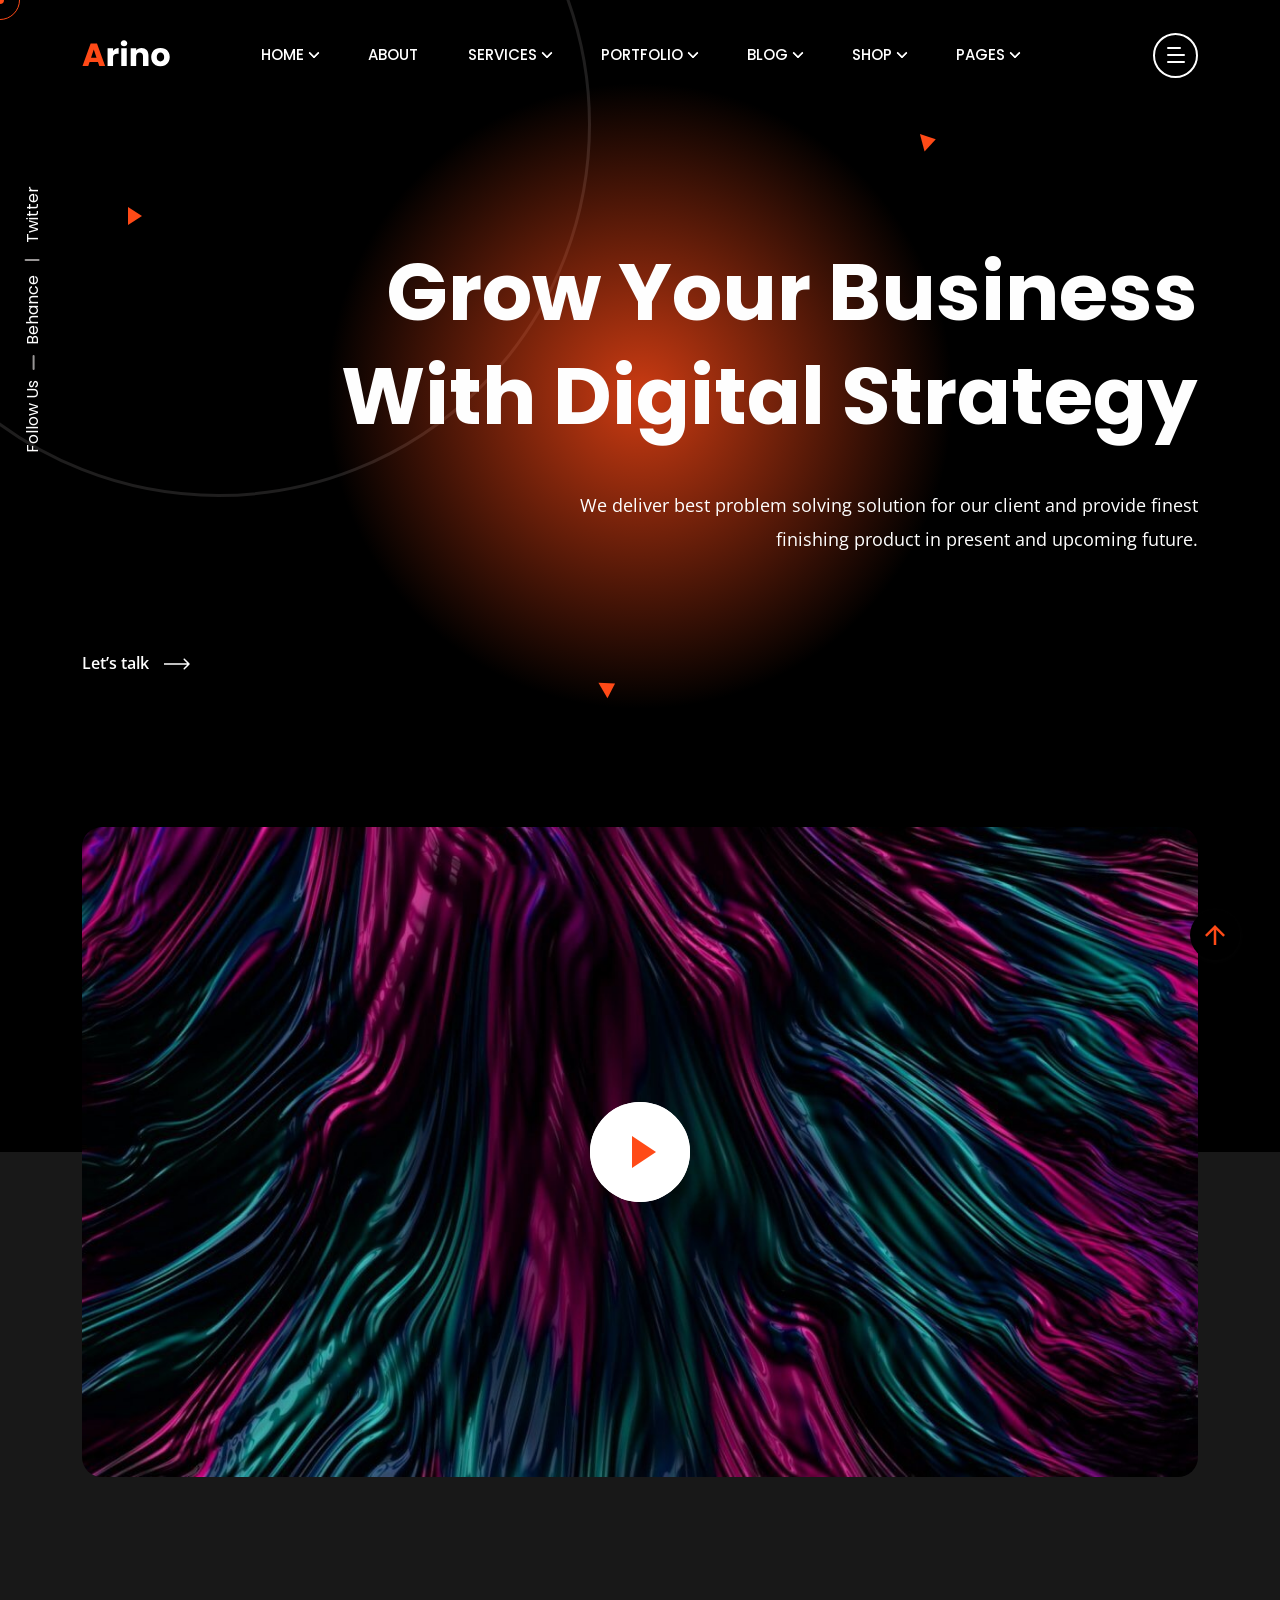
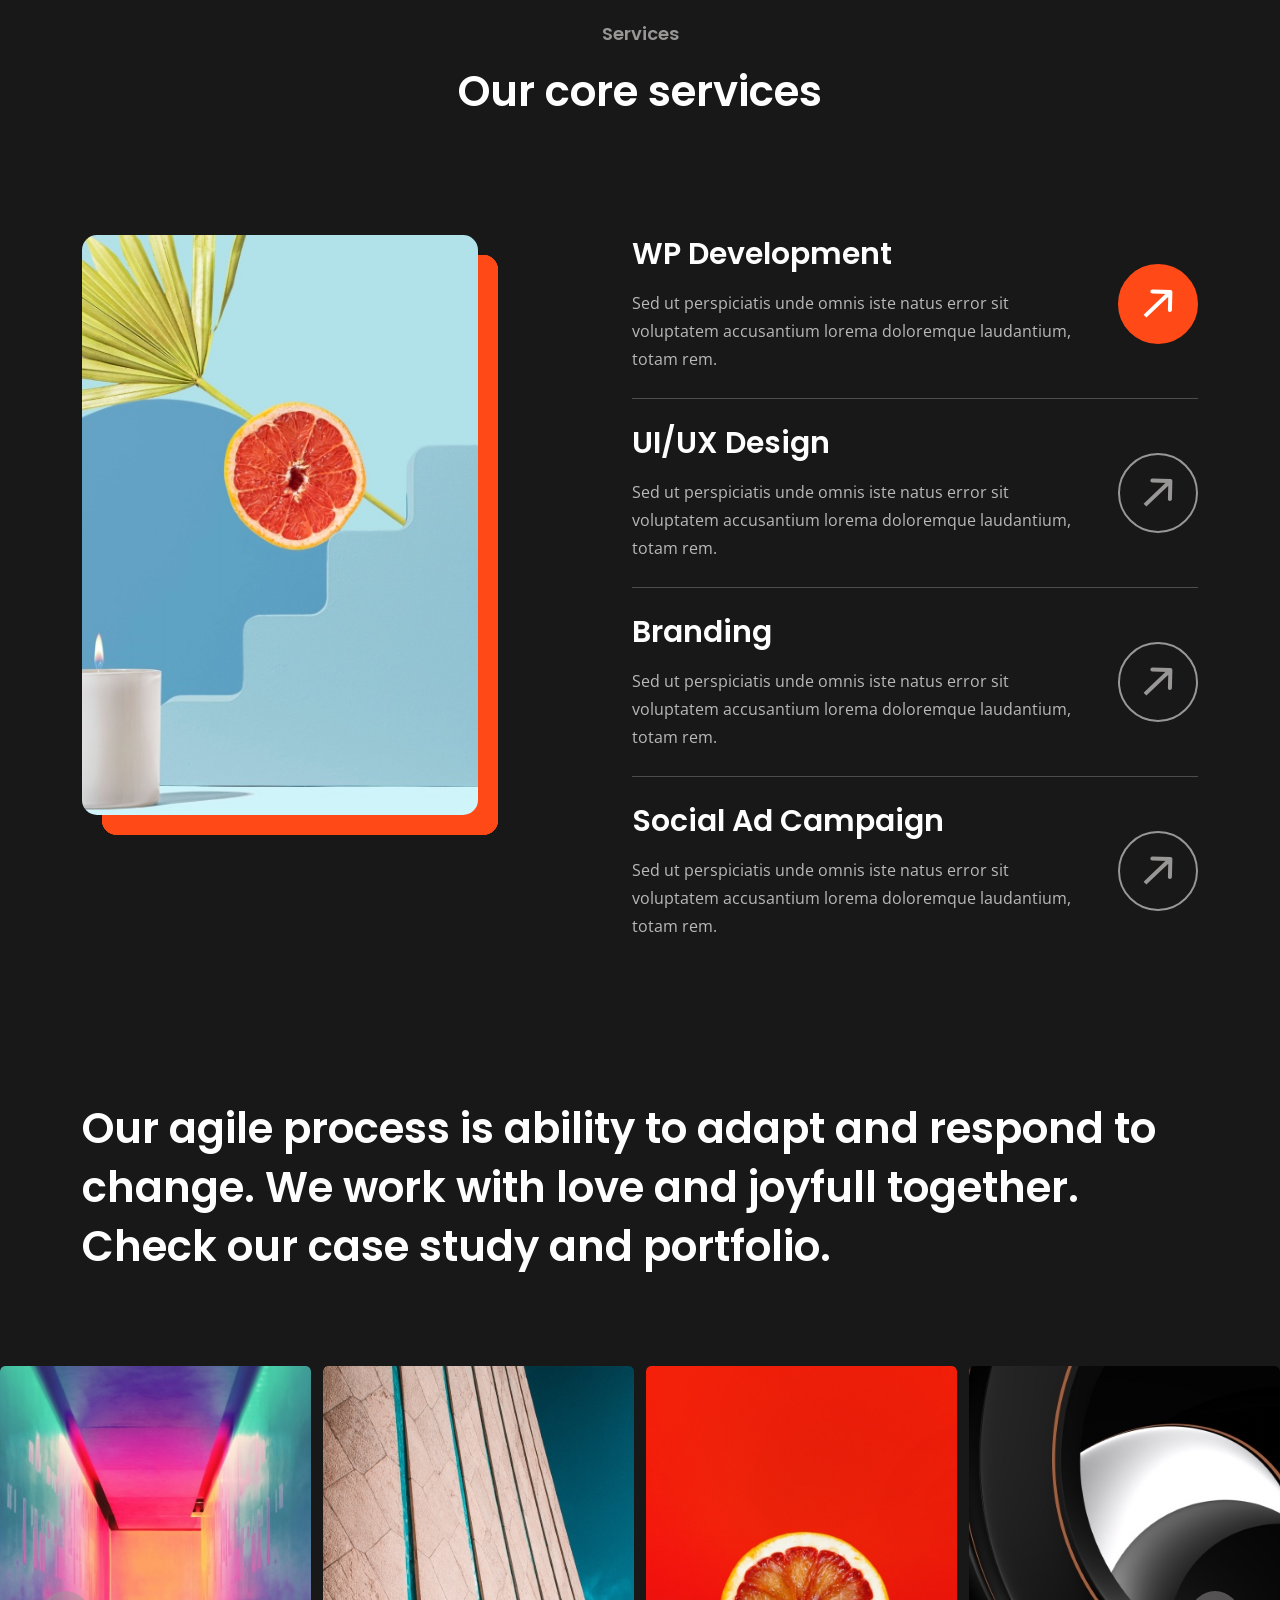
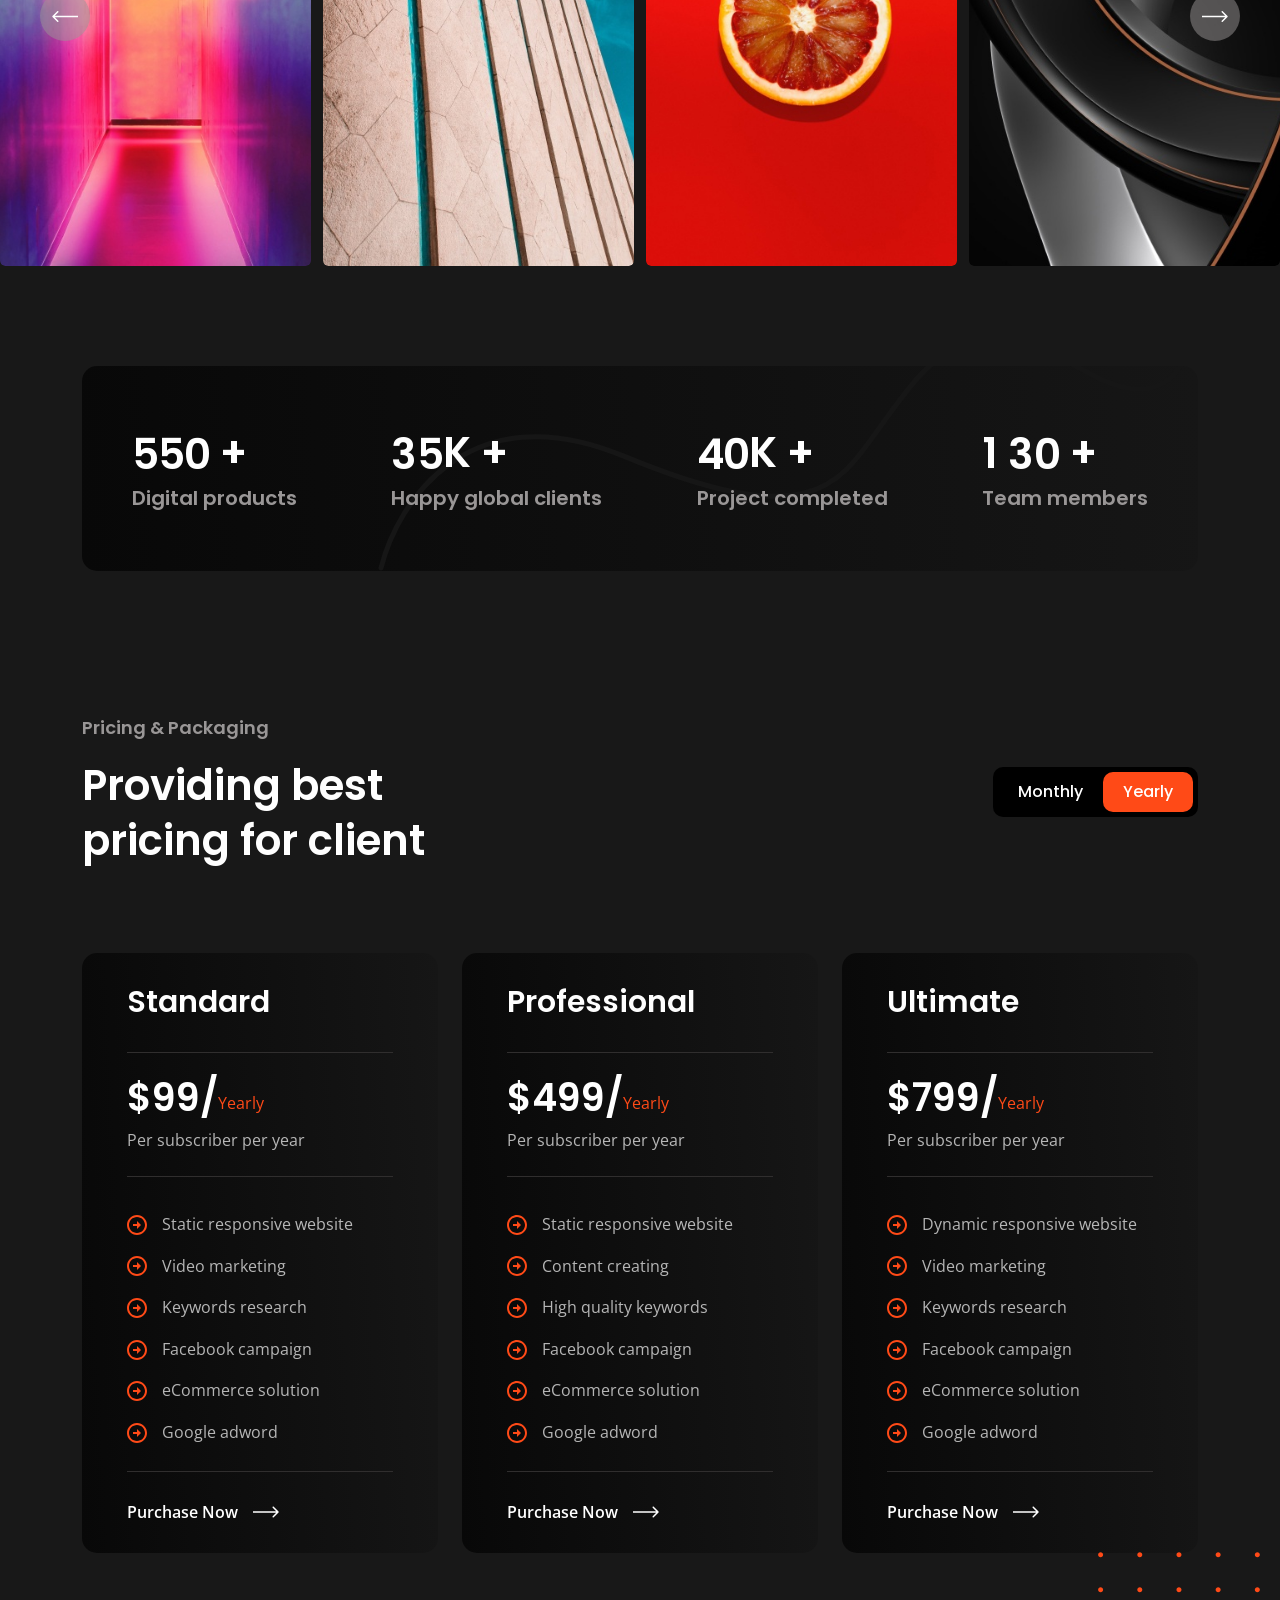
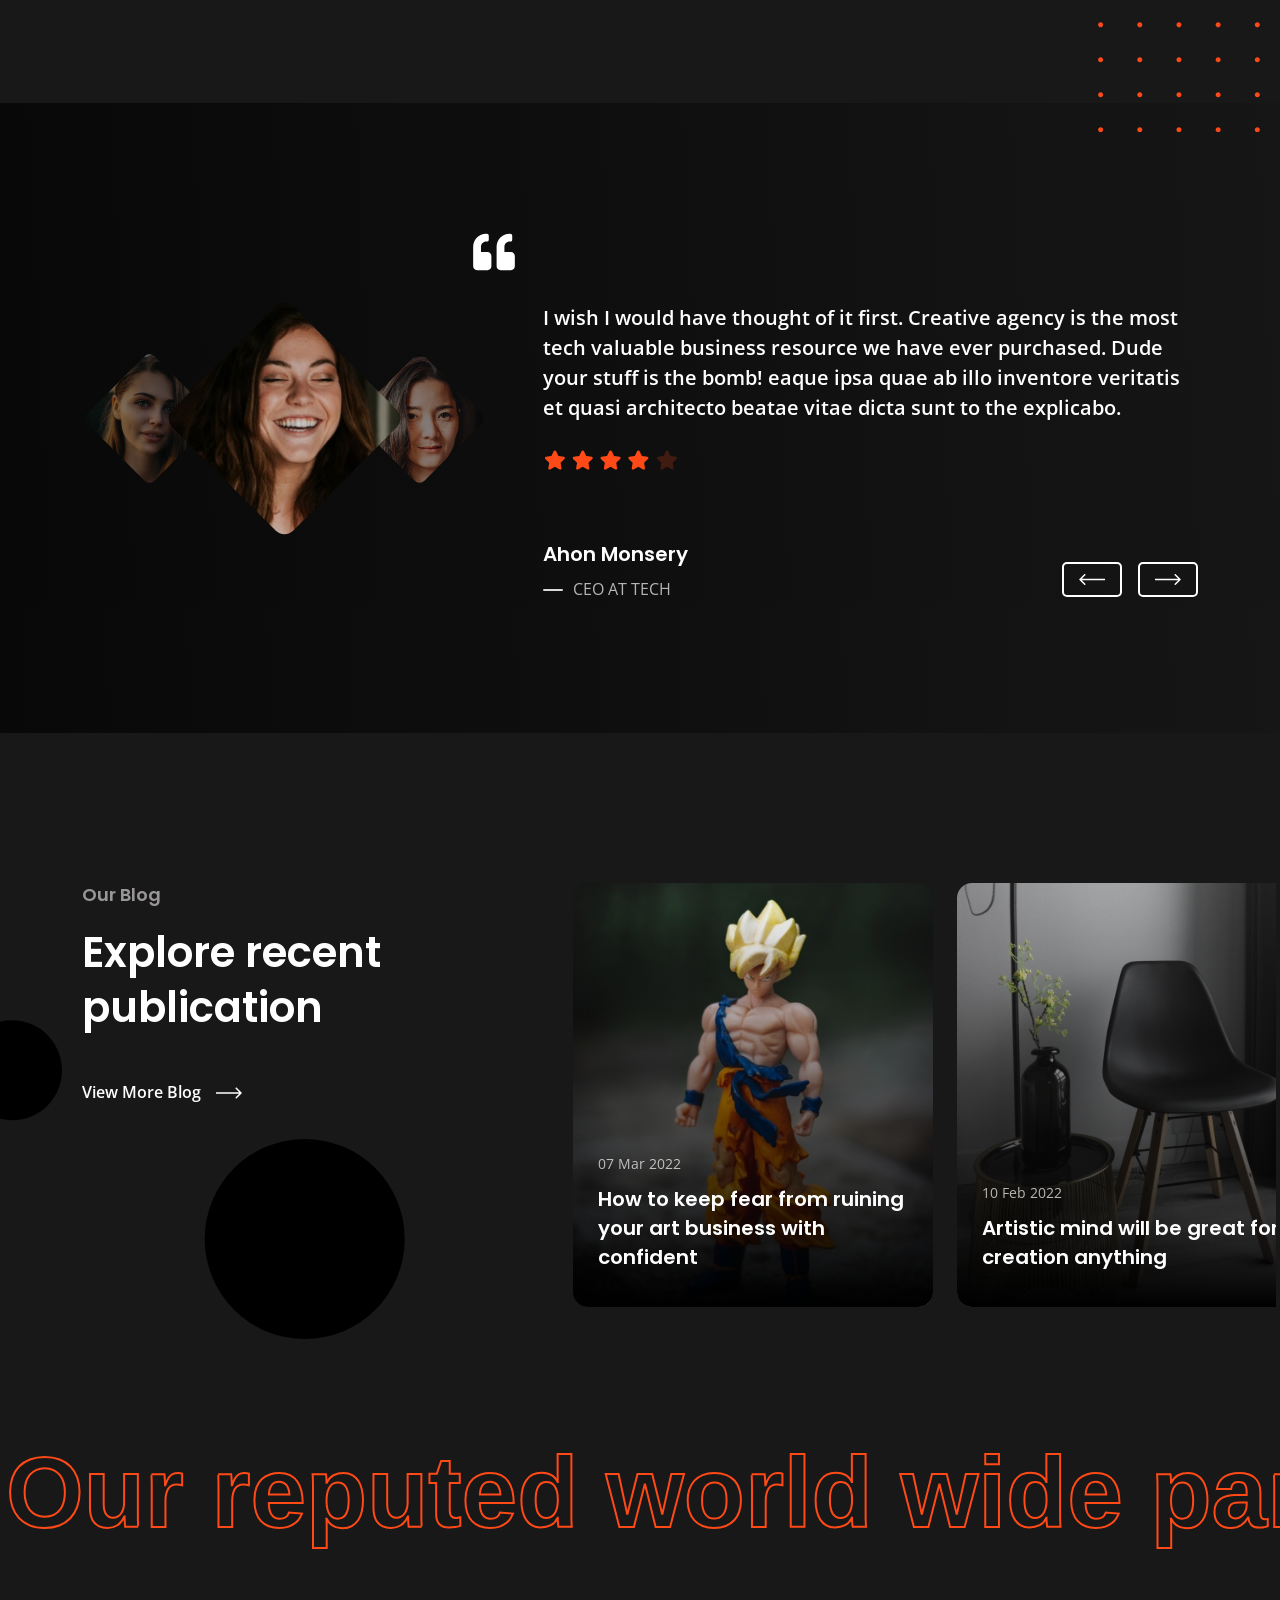
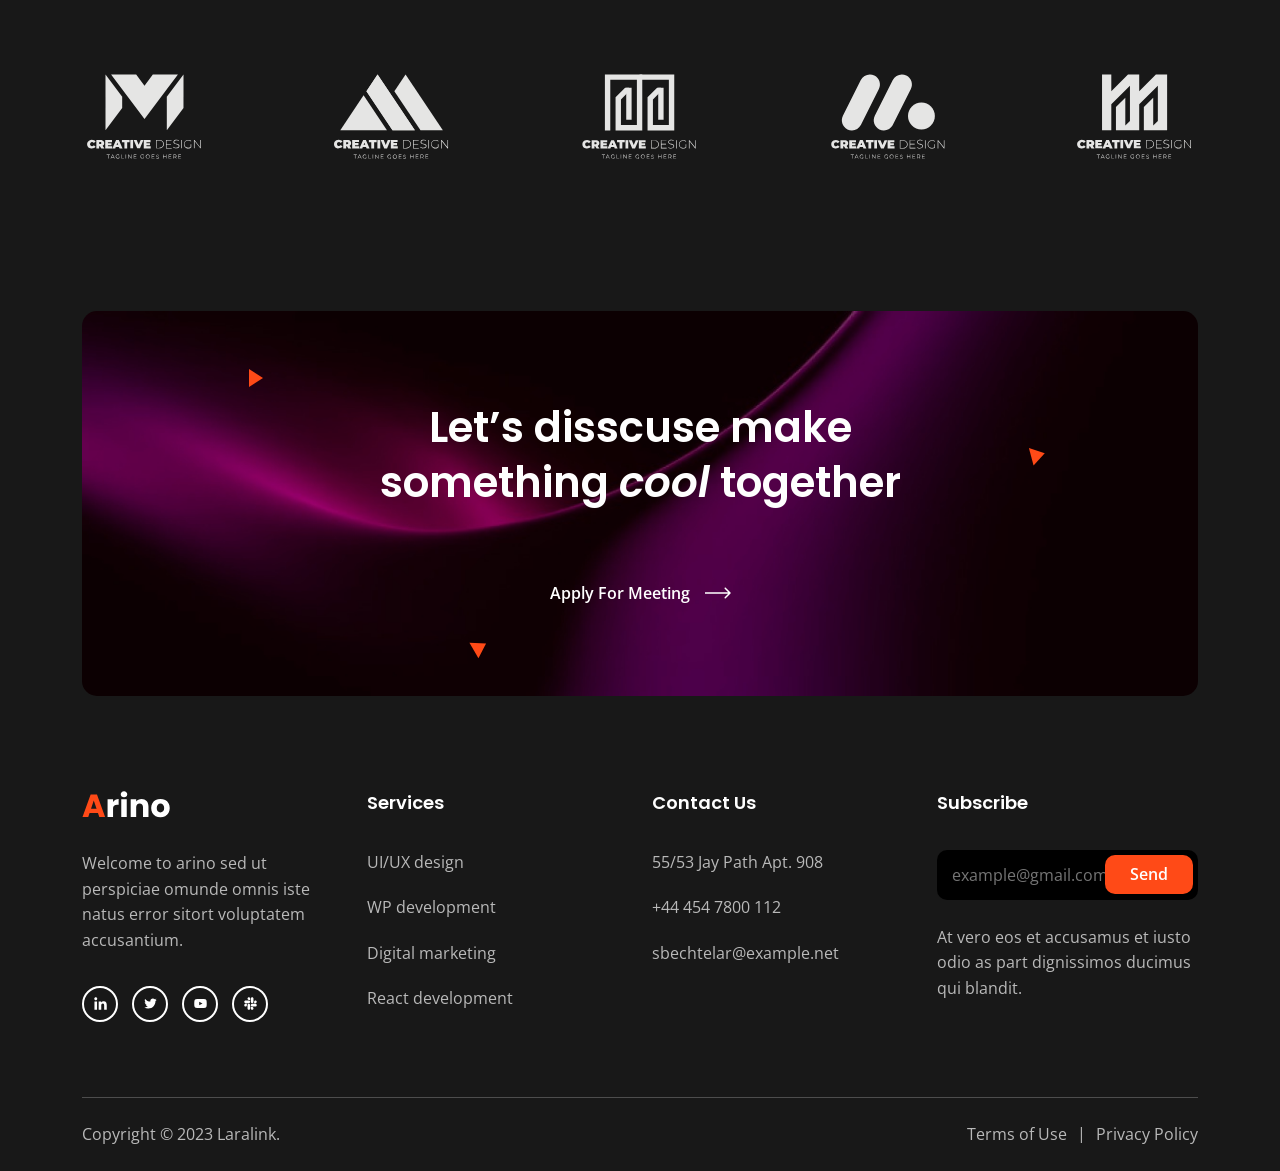
<file: marketing-agency.html>
<!DOCTYPE html>
<html class="no-js" lang="en">

<head>
  <!-- Meta Tags -->
  <meta charset="utf-8">
  <meta http-equiv="x-ua-compatible" content="ie=edge">
  <meta name="viewport" content="width=device-width, initial-scale=1">
  <meta name="author" content="Laralink">
  <!-- Favicon Icon -->
  <link rel="icon" href="assets/img/favicon.png">
  <!-- Site Title -->
  <title>Arino - Creative Agency Template</title>
  <link rel="stylesheet" href="assets/css/plugins/bootstrap.min.css">
  <link rel="stylesheet" href="assets/css/plugins/fontawesome.min.css">
  <link rel="stylesheet" href="assets/css/plugins/slick.css">
  <link rel="stylesheet" href="assets/css/plugins/lightgallery.min.css">
  <link rel="stylesheet" href="assets/css/plugins/animate.css">
  <link rel="stylesheet" href="assets/css/style.css">
</head>

<body>
  <div class="cs-preloader cs-center">
    <div class="cs-preloader_in"></div>
  </div>
  <!-- Start Header Section -->
  <header class="cs-site_header cs-style1 text-uppercase cs-sticky_header">
    <div class="cs-main_header">
      <div class="container">
        <div class="cs-main_header_in">
          <div class="cs-main_header_left">
            <a class="cs-site_branding" href="index.html">
              <img src="assets/img/logo.svg" alt="Logo">
            </a>
          </div>
          <div class="cs-main_header_center">
            <div class="cs-nav cs-primary_font cs-medium">
              <ul class="cs-nav_list">
                <li class="menu-item-has-children cs-mega_menu">
                  <a href="index.html">Home</a>
                  <ul class="cs-mega_wrapper">
                    <li>
                      <ul>
                        <li>
                          <a href="index.html" class="cs-nav_list_img">
                            <img src="assets/img/demo/main-home.jpeg" alt="Thumb">
                          </a>
                          <a href="index.html">Main Home</a>
                        </li>
                        <li>
                          <a href="architecture-agency.html" class="cs-nav_list_img">
                            <img src="assets/img/demo/architecture-agency.jpeg" alt="Thumb">
                          </a>
                          <a href="architecture-agency.html">Architecture Agency</a>
                          <span class="cs-header_badge">New</span>
                        </li>
                      </ul>
                    </li>
                    <li>
                      <ul>
                        <li>
                          <a href="photography-agency.html" class="cs-nav_list_img">
                            <img src="assets/img/demo/photography-agency.jpeg" alt="Thumb">
                          </a>
                          <a href="photography-agency.html">Photography Agency</a>
                        </li>
                        <li>
                          <a href="creative-solution.html" class="cs-nav_list_img">
                            <img src="assets/img/demo/creative-solution.jpeg" alt="Thumb">
                          </a>
                          <a href="creative-solution.html">Creative Solution</a>
                          <span class="cs-header_badge">New</span>
                        </li>
                      </ul>
                    </li>
                    <li>
                      <ul>
                        <li>
                          <a href="creative-portfolio.html" class="cs-nav_list_img">
                            <img src="assets/img/demo/portfolio.jpeg" alt="Thumb">
                          </a>
                          <a href="creative-portfolio.html">Creative Portfolio</a>
                        </li>
                        <li>
                          <a href="personal-portfolio.html" class="cs-nav_list_img">
                            <img src="assets/img/demo/personal-portfolio.jpeg" alt="Thumb">
                            <span class="cs-header_badge">New</span>
                          </a>
                          <a href="personal-portfolio.html">Personal Portfolio</a>
                        </li>
                      </ul>
                    </li>
                    <li>
                      <ul>
                        <li>
                          <a href="digital-agency.html" class="cs-nav_list_img">
                            <img src="assets/img/demo/digital-agency.jpeg" alt="Thumb">
                          </a>
                          <a href="digital-agency.html">Digital Agency</a>
                        </li>
                        <li>
                          <a href="https://arino-html-rtl.vercel.app" target="_blank" class="cs-nav_list_img">
                            <img src="assets/img/demo/rtl.jpeg" alt="Thumb">
                          </a>
                          <a href="https://arino-html-rtl.vercel.app" target="_blank">RTL Demo</a>
                        </li>
                      </ul>
                    </li>
                    <li>
                      <ul>
                        <li>
                          <a href="marketing-agency.html" class="cs-nav_list_img">
                            <img src="assets/img/demo/marketing.jpeg" alt="Thumb">
                          </a>
                          <a href="marketing-agency.html">Marketing Agency</a>
                        </li>
                        <li>
                          <a href="showcase-portfolio.html" class="cs-nav_list_img">
                            <img src="assets/img/demo/portfolio-showcase.jpeg" alt="Thumb">
                          </a>
                          <a href="showcase-portfolio.html">Portfolio Showcase</a>
                        </li>
                        <li>
                          <a href="case-study-showcase.html" class="cs-nav_list_img">
                            <img src="assets/img/demo/case-study-showcase.jpeg" alt="Thumb">
                          </a>
                          <a href="case-study-showcase.html">Case Study Showcase</a>
                        </li>
                      </ul>
                    </li>
                    <li>
                      <ul>
                        <li>
                          <a href="freelancer-agency.html" class="cs-nav_list_img">
                            <img src="assets/img/demo/freelancer-agency.jpeg" alt="Thumb">
                          </a>
                          <a href="freelancer-agency.html">Freelancing Agency</a>
                        </li>
                        <li>
                          <a href="video-showcase.html" class="cs-nav_list_img">
                            <img src="assets/img/demo/video-showcase.jpeg" alt="Thumb">
                            <span class="cs-header_badge">New</span>
                          </a>
                          <a href="video-showcase.html">Video Showcase</a>
                        </li>
                      </ul>
                    </li>
                  </ul>
                </li>
                <li><a href="about.html">About</a></li>
                <li class="menu-item-has-children"><a href="service.html">Services</a>
                  <ul>
                    <li><a href="service.html">Services</a></li>
                    <li><a href="service-details.html">Service Details</a></li>
                  </ul>
                </li>
                <li class="menu-item-has-children"><a href="portfolio.html">Portfolio</a>
                  <ul>
                    <li><a href="portfolio.html">Portfolio</a></li>
                    <li><a href="portfolio-details.html">Portfolio Details</a></li>
                  </ul>
                </li>
                <li class="menu-item-has-children"><a href="blog.html">Blog</a>
                  <ul>
                    <li><a href="blog.html">Blog</a></li>
                    <li><a href="blog-details.html">Blog Details</a></li>
                  </ul>
                </li>
                <li class="menu-item-has-children">
                  <a href="shop.html">Shop</a>
                  <ul>
                    <li>
                      <a href="shop.html">Our Shop</a>
                    </li>
                    <li>
                      <a href="shop-product-details.html">Shop Details</a>
                    </li>
                    <li>
                      <a href="shop-cart.html">Cart</a>
                    </li>
                    <li>
                      <a href="shop-checkout.html">Checkout</a>
                    </li>
                    <li>
                      <a href="shop-order-recived.html">Success Order</a>
                    </li>
                    <li>
                      <a href="shop-wishlist.html">Wishlist</a>
                    </li>
                  </ul>
                </li>
                <li class="menu-item-has-children"><a href="#">Pages</a>
                  <ul>
                    <li><a href="contact.html">Contact</a></li>
                    <li><a href="team.html">Team</a></li>
                    <li><a href="team-details.html">Team Details</a></li>
                    <li><a href="case-study.html">Case Study Details</a></li>
                    <li><a href="faq.html">FAQ</a></li>
                  </ul>
                </li>
              </ul>
            </div>
          </div>
          <div class="cs-main_header_right">
            <div class="cs-toolbox">
              <span class="cs-icon_btn">
                <span class="cs-icon_btn_in">
                  <span></span>
                  <span></span>
                  <span></span>
                  <span></span>
                </span>
              </span>
            </div>
          </div>
        </div>
      </div>
    </div>
  </header>
  <div class="cs-side_header">
    <button class="cs-close"></button>
    <div class="cs-side_header_overlay"></div>
    <div class="cs-side_header_in">
      <div class="cs-side_header_shape"></div>
      <a class="cs-site_branding" href="index.html">
        <img src="assets/img/footer_logo.svg" alt="Logo">
      </a>
      <div class="cs-side_header_box">
        <h2 class="cs-side_header_heading">Do you have a project in your  <br> mind? Keep connect us.</h2>
      </div>
      <div class="cs-side_header_box">
        <h3 class="cs-side_header_title cs-primary_color">Contact Us</h3>
        <ul class="cs-contact_info cs-style1 cs-mp0">
          <li>
            <svg width="18" height="18" viewBox="0 0 18 18" fill="none" xmlns="http://www.w3.org/2000/svg">
              <path d="M17 12.5C15.75 12.5 14.55 12.3 13.43 11.93C13.08 11.82 12.69 11.9 12.41 12.17L10.21 14.37C7.38 12.93 5.06 10.62 3.62 7.79L5.82 5.58C6.1 5.31 6.18 4.92 6.07 4.57C5.7 3.45 5.5 2.25 5.5 1C5.5 0.45 5.05 0 4.5 0H1C0.45 0 0 0.45 0 1C0 10.39 7.61 18 17 18C17.55 18 18 17.55 18 17V13.5C18 12.95 17.55 12.5 17 12.5ZM9 0V10L12 7H18V0H9Z" fill="#FF4A17"/>
            </svg>
            <span>+44 454 7800 112</span>
          </li>
          <li>
            <svg width="20" height="18" viewBox="0 0 20 18" fill="none" xmlns="http://www.w3.org/2000/svg">
              <path d="M20 6.98V16C20 17.1 19.1 18 18 18H2C0.9 18 0 17.1 0 16V4C0 2.9 0.9 2 2 2H12.1C12.04 2.32 12 2.66 12 3C12 4.48 12.65 5.79 13.67 6.71L10 9L2 4V6L10 11L15.3 7.68C15.84 7.88 16.4 8 17 8C18.13 8 19.16 7.61 20 6.98ZM14 3C14 4.66 15.34 6 17 6C18.66 6 20 4.66 20 3C20 1.34 18.66 0 17 0C15.34 0 14 1.34 14 3Z" fill="#FF4A17"/>
            </svg>              
            <span>infotech@arino.com</span>
          </li>
          <li>
            <svg width="14" height="20" viewBox="0 0 14 20" fill="none" xmlns="http://www.w3.org/2000/svg">
              <path d="M7 0C3.13 0 0 3.13 0 7C0 12.25 7 20 7 20C7 20 14 12.25 14 7C14 3.13 10.87 0 7 0ZM7 9.5C5.62 9.5 4.5 8.38 4.5 7C4.5 5.62 5.62 4.5 7 4.5C8.38 4.5 9.5 5.62 9.5 7C9.5 8.38 8.38 9.5 7 9.5Z" fill="#FF4A17"/>
            </svg>              
            <span>50 Wall Street Suite, 44150 <br>Ohio, United States</span>
          </li>
        </ul>
      </div>
      <div class="cs-side_header_box">
        <h3 class="cs-side_header_title cs-primary_color">Subscribe</h3>
        <div class="cs-newsletter cs-style1">
          <form action="#" class="cs-newsletter_form">
            <input type="email" class="cs-newsletter_input" placeholder="example@gmail.com">
            <button class="cs-newsletter_btn"><span>Send</span></button>
          </form>
          <div class="cs-newsletter_text">At vero eos et accusamus et iusto odio as part dignissimos ducimus qui blandit.</div>
        </div>
      </div>
      <div class="cs-side_header_box">
        <div class="cs-social_btns cs-style1">
          <a href="#" class="cs-center">
            <svg width="15" height="15" viewBox="0 0 15 15" fill="none" xmlns="http://www.w3.org/2000/svg">
              <path d="M4.04799 13.7497H1.45647V5.4043H4.04799V13.7497ZM2.75084 4.2659C1.92215 4.2659 1.25 3.57952 1.25 2.75084C1.25 2.35279 1.40812 1.97105 1.68958 1.68958C1.97105 1.40812 2.35279 1.25 2.75084 1.25C3.14888 1.25 3.53063 1.40812 3.81209 1.68958C4.09355 1.97105 4.25167 2.35279 4.25167 2.75084C4.25167 3.57952 3.57924 4.2659 2.75084 4.2659ZM13.7472 13.7497H11.1613V9.68722C11.1613 8.71903 11.1417 7.4774 9.81389 7.4774C8.46652 7.4774 8.26004 8.5293 8.26004 9.61747V13.7497H5.67132V5.4043H8.15681V6.54269H8.19308C8.53906 5.887 9.38421 5.19503 10.6451 5.19503C13.2679 5.19503 13.75 6.92215 13.75 9.16546V13.7497H13.7472Z" fill="white"></path>
            </svg> 
          </a>
          <a href="#" class="cs-center">
            <svg width="13" height="11" viewBox="0 0 13 11" fill="none" xmlns="http://www.w3.org/2000/svg">
              <path d="M11.4651 2.95396C11.4731 3.065 11.4731 3.17606 11.4731 3.2871C11.4731 6.67383 8.89535 10.5761 4.18402 10.5761C2.73255 10.5761 1.38421 10.1557 0.25 9.42608C0.456226 9.44986 0.654494 9.4578 0.868655 9.4578C2.06629 9.4578 3.16879 9.0533 4.04918 8.36326C2.92291 8.33946 1.97906 7.60183 1.65386 6.5866C1.81251 6.61038 1.97112 6.62624 2.1377 6.62624C2.36771 6.62624 2.59774 6.59451 2.81188 6.53901C1.63802 6.30105 0.757595 5.26996 0.757595 4.02472V3.99301C1.09864 4.18336 1.49524 4.30233 1.91558 4.31818C1.22554 3.85814 0.773464 3.07294 0.773464 2.1846C0.773464 1.70872 0.900344 1.27249 1.12244 0.891774C2.38355 2.44635 4.27919 3.46156 6.40481 3.57262C6.36516 3.38226 6.34136 3.184 6.34136 2.9857C6.34136 1.57388 7.4835 0.423828 8.90323 0.423828C9.64086 0.423828 10.3071 0.733156 10.7751 1.23284C11.354 1.1218 11.9093 0.907643 12.401 0.614185C12.2106 1.20906 11.8061 1.70875 11.2748 2.02598C11.7903 1.97049 12.29 1.82769 12.75 1.62942C12.4011 2.13702 11.9648 2.5891 11.4651 2.95396V2.95396Z" fill="white"></path>
            </svg>                    
          </a>
          <a href="#" class="cs-center">
            <svg width="13" height="9" viewBox="0 0 13 9" fill="none" xmlns="http://www.w3.org/2000/svg">
              <path d="M12.4888 1.48066C12.345 0.939353 11.9215 0.513038 11.3837 0.368362C10.4089 0.105469 6.5 0.105469 6.5 0.105469C6.5 0.105469 2.59116 0.105469 1.61633 0.368362C1.07853 0.513061 0.65496 0.939353 0.5112 1.48066C0.25 2.4618 0.25 4.50887 0.25 4.50887C0.25 4.50887 0.25 6.55595 0.5112 7.53709C0.65496 8.0784 1.07853 8.48695 1.61633 8.63163C2.59116 8.89452 6.5 8.89452 6.5 8.89452C6.5 8.89452 10.4088 8.89452 11.3837 8.63163C11.9215 8.48695 12.345 8.0784 12.4888 7.53709C12.75 6.55595 12.75 4.50887 12.75 4.50887C12.75 4.50887 12.75 2.4618 12.4888 1.48066V1.48066ZM5.22158 6.36746V2.65029L8.48861 4.50892L5.22158 6.36746V6.36746Z" fill="white"></path>
            </svg>                    
          </a>
          <a href="#" class="cs-center">
            <svg width="13" height="13" viewBox="0 0 13 13" fill="none" xmlns="http://www.w3.org/2000/svg">
              <path d="M2.87612 8.149C2.87612 8.87165 2.28571 9.46205 1.56306 9.46205C0.840402 9.46205 0.25 8.87165 0.25 8.149C0.25 7.42634 0.840402 6.83594 1.56306 6.83594H2.87612V8.149ZM3.53795 8.149C3.53795 7.42634 4.12835 6.83594 4.851 6.83594C5.57366 6.83594 6.16406 7.42634 6.16406 8.149V11.4369C6.16406 12.1596 5.57366 12.75 4.851 12.75C4.12835 12.75 3.53795 12.1596 3.53795 11.4369V8.149ZM4.851 2.87612C4.12835 2.87612 3.53795 2.28571 3.53795 1.56306C3.53795 0.840402 4.12835 0.25 4.851 0.25C5.57366 0.25 6.16406 0.840402 6.16406 1.56306V2.87612H4.851V2.87612ZM4.851 3.53795C5.57366 3.53795 6.16406 4.12835 6.16406 4.851C6.16406 5.57366 5.57366 6.16406 4.851 6.16406H1.56306C0.840402 6.16406 0.25 5.57366 0.25 4.851C0.25 4.12835 0.840402 3.53795 1.56306 3.53795H4.851V3.53795ZM10.1239 4.851C10.1239 4.12835 10.7143 3.53795 11.4369 3.53795C12.1596 3.53795 12.75 4.12835 12.75 4.851C12.75 5.57366 12.1596 6.16406 11.4369 6.16406H10.1239V4.851V4.851ZM9.46205 4.851C9.46205 5.57366 8.87165 6.16406 8.149 6.16406C7.42634 6.16406 6.83594 5.57366 6.83594 4.851V1.56306C6.83594 0.840402 7.42634 0.25 8.149 0.25C8.87165 0.25 9.46205 0.840402 9.46205 1.56306V4.851V4.851ZM8.149 10.1239C8.87165 10.1239 9.46205 10.7143 9.46205 11.4369C9.46205 12.1596 8.87165 12.75 8.149 12.75C7.42634 12.75 6.83594 12.1596 6.83594 11.4369V10.1239H8.149ZM8.149 9.46205C7.42634 9.46205 6.83594 8.87165 6.83594 8.149C6.83594 7.42634 7.42634 6.83594 8.149 6.83594H11.4369C12.1596 6.83594 12.75 7.42634 12.75 8.149C12.75 8.87165 12.1596 9.46205 11.4369 9.46205H8.149Z" fill="white"></path>
            </svg>                    
          </a>
        </div>
      </div>
    </div>
  </div>
  <!-- End Header Section -->
  
  <!-- Start Hero -->
  <div class="cs-hero cs-style3 cs-bg cs-fixed_bg cs-shape_wrap_1" id="home">
    <div class="cs-shape_1"></div>
    <div class="cs-shape_1"></div>
    <div class="cs-shape_1"></div>
    <div class="cs-circle_1"></div>
    <div class="cs-circle_2"></div>
    <div class="container">
      <div class="cs-hero_text">
        <h1 class="cs-hero_title text-end wow fadeInRight" data-wow-duration="0.8s" data-wow-delay="0.2s">
          Grow Your Business<br> With Digital Strategy
        </h1>
        <div class="cs-hero_subtitle text-end">We deliver best problem solving solution for our client and provide finest finishing product in present and upcoming future.</div>
        <a href="contact.html" class="cs-text_btn">
          <span>Let’s talk</span>
          <svg width="26" height="12" viewBox="0 0 26 12" fill="none" xmlns="http://www.w3.org/2000/svg">
            <path d="M25.5303 6.53033C25.8232 6.23744 25.8232 5.76256 25.5303 5.46967L20.7574 0.696699C20.4645 0.403806 19.9896 0.403806 19.6967 0.696699C19.4038 0.989593 19.4038 1.46447 19.6967 1.75736L23.9393 6L19.6967 10.2426C19.4038 10.5355 19.4038 11.0104 19.6967 11.3033C19.9896 11.5962 20.4645 11.5962 20.7574 11.3033L25.5303 6.53033ZM0 6.75H25V5.25H0V6.75Z" fill="currentColor"/>
          </svg>                
        </a>
      </div>
    </div>
    <div class="cs-hero_social_wrap cs-left_side cs-primary_font cs-primary_color">
      <div class="cs-hero_social_title">Follow Us</div>
      <ul class="cs-hero_social_links">
        <li><a href="">Behance</a></li>
        <li><a href="">Twitter</a></li>
      </ul>
    </div>
  </div>
  <!-- End Hero -->
  <!-- Start Video Block -->
  <div class="cs-video_block_1_wrap">
    <div class="container">
      <a href="https://www.youtube.com/watch?v=VcaAVWtP48A" class="cs-video_block cs-style1 cs-video_open cs-bg" data-src="assets/img/video_bg_2.jpeg">
        <span class="cs-player_btn cs-accent_color">
          <span></span>       
        </span>
      </a>
    </div>
  </div>
  <!-- End Video Block -->
  <div class="cs-height_145 cs-height_lg_80"></div>
  <!-- Start services Project -->
  <section>
    <div class="container">
      <div class="cs-section_heading cs-style1 text-center">
        <h3 class="cs-section_subtitle">Services</h3>
        <h2 class="cs-section_title wow fadeInUp" data-wow-duration="0.8s" data-wow-delay="0.2s">Our core services</h2>
      </div>
    </div>
    <div class="cs-height_90 cs-height_lg_45"></div>
    <div class="container">
      <div class="cs-iconbox_3_list">
        <div class="cs-hover_tab active">
          <a href="service-details.html" class="cs-iconbox cs-style3">
            <div class="cs-image_layer cs-style1 cs-size_md">
              <div class="cs-image_layer_in">
                <img src="assets/img/service_7.jpeg" alt="Image" class="w-100 cs-radius_15">
              </div>
            </div>
            <span class="cs-iconbox_icon cs-center">
              <svg width="30" height="29" viewBox="0 0 30 29" fill="none" xmlns="http://www.w3.org/2000/svg">
                <path d="M29.3803 3.05172C29.4089 1.94752 28.537 1.02921 27.4328 1.00062L9.43879 0.534749C8.33459 0.506159 7.41628 1.37811 7.38769 2.48231C7.35911 3.58651 8.23106 4.50482 9.33526 4.53341L25.3299 4.94752L24.9158 20.9422C24.8872 22.0464 25.7592 22.9647 26.8634 22.9933C27.9676 23.0218 28.8859 22.1499 28.9144 21.0457L29.3803 3.05172ZM3.37714 28.5502L28.7581 4.4503L26.0039 1.54961L0.622863 25.6495L3.37714 28.5502Z" fill="currentColor"/>
              </svg>                  
            </span>
            <div class="cs-iconbox_in">
              <h2 class="cs-iconbox_title">WP Development</h2>
              <div class="cs-iconbox_subtitle">Sed ut perspiciatis unde omnis iste natus error sit voluptatem accusantium lorema doloremque laudantium, totam rem.</div>
            </div>
          </a>
        </div>
        <div class="cs-hover_tab">
          <a href="service-details.html" class="cs-iconbox cs-style3">
            <div class="cs-image_layer cs-style1 cs-size_md">
              <div class="cs-image_layer_in">
                <img src="assets/img/service_8.jpeg" alt="Image" class="w-100 cs-radius_15">
              </div>
            </div>
            <span class="cs-iconbox_icon cs-center">
              <svg width="30" height="29" viewBox="0 0 30 29" fill="none" xmlns="http://www.w3.org/2000/svg">
                <path d="M29.3803 3.05172C29.4089 1.94752 28.537 1.02921 27.4328 1.00062L9.43879 0.534749C8.33459 0.506159 7.41628 1.37811 7.38769 2.48231C7.35911 3.58651 8.23106 4.50482 9.33526 4.53341L25.3299 4.94752L24.9158 20.9422C24.8872 22.0464 25.7592 22.9647 26.8634 22.9933C27.9676 23.0218 28.8859 22.1499 28.9144 21.0457L29.3803 3.05172ZM3.37714 28.5502L28.7581 4.4503L26.0039 1.54961L0.622863 25.6495L3.37714 28.5502Z" fill="currentColor"/>
              </svg>                  
            </span>
            <div class="cs-iconbox_in">
              <h2 class="cs-iconbox_title">UI/UX Design</h2>
              <div class="cs-iconbox_subtitle">Sed ut perspiciatis unde omnis iste natus error sit voluptatem accusantium lorema doloremque laudantium, totam rem.</div>
            </div>
          </a>
        </div>
        <div class="cs-hover_tab">
          <a href="service-details.html" class="cs-iconbox cs-style3">
            <div class="cs-image_layer cs-style1 cs-size_md">
              <div class="cs-image_layer_in">
                <img src="assets/img/service_9.jpeg" alt="Image" class="w-100 cs-radius_15">
              </div>
            </div>
            <span class="cs-iconbox_icon cs-center">
              <svg width="30" height="29" viewBox="0 0 30 29" fill="none" xmlns="http://www.w3.org/2000/svg">
                <path d="M29.3803 3.05172C29.4089 1.94752 28.537 1.02921 27.4328 1.00062L9.43879 0.534749C8.33459 0.506159 7.41628 1.37811 7.38769 2.48231C7.35911 3.58651 8.23106 4.50482 9.33526 4.53341L25.3299 4.94752L24.9158 20.9422C24.8872 22.0464 25.7592 22.9647 26.8634 22.9933C27.9676 23.0218 28.8859 22.1499 28.9144 21.0457L29.3803 3.05172ZM3.37714 28.5502L28.7581 4.4503L26.0039 1.54961L0.622863 25.6495L3.37714 28.5502Z" fill="currentColor"/>
              </svg>                  
            </span>
            <div class="cs-iconbox_in">
              <h2 class="cs-iconbox_title">Branding</h2>
              <div class="cs-iconbox_subtitle">Sed ut perspiciatis unde omnis iste natus error sit voluptatem accusantium lorema doloremque laudantium, totam rem.</div>
            </div>
          </a>
        </div>
        <div class="cs-hover_tab">
          <a href="service-details.html" class="cs-iconbox cs-style3">
            <div class="cs-image_layer cs-style1 cs-size_md">
              <div class="cs-image_layer_in">
                <img src="assets/img/service_10.jpeg" alt="Image" class="w-100 cs-radius_15">
              </div>
            </div>
            <span class="cs-iconbox_icon cs-center">
              <svg width="30" height="29" viewBox="0 0 30 29" fill="none" xmlns="http://www.w3.org/2000/svg">
                <path d="M29.3803 3.05172C29.4089 1.94752 28.537 1.02921 27.4328 1.00062L9.43879 0.534749C8.33459 0.506159 7.41628 1.37811 7.38769 2.48231C7.35911 3.58651 8.23106 4.50482 9.33526 4.53341L25.3299 4.94752L24.9158 20.9422C24.8872 22.0464 25.7592 22.9647 26.8634 22.9933C27.9676 23.0218 28.8859 22.1499 28.9144 21.0457L29.3803 3.05172ZM3.37714 28.5502L28.7581 4.4503L26.0039 1.54961L0.622863 25.6495L3.37714 28.5502Z" fill="currentColor"/>
              </svg>                  
            </span>
            <div class="cs-iconbox_in">
              <h2 class="cs-iconbox_title">Social Ad Campaign</h2>
              <div class="cs-iconbox_subtitle">Sed ut perspiciatis unde omnis iste natus error sit voluptatem accusantium lorema doloremque laudantium, totam rem.</div>
            </div>
          </a>
        </div>
      </div>
      <div class="cs-height_50 cs-height_lg_50"></div>
    </div>
  </section>
  <!-- End services Project -->

  <div class="cs-height_85 cs-height_lg_30"></div>
  <!-- Start General Text -->
  <div class="container">
    <h2 class="cs-font_50 cs-m0 cs-line_height_4 wow fadeInUp" data-wow-duration="0.8s" data-wow-delay="0.2s">Our agile process is ability to adapt and respond to change. We work with love and joyfull together. Check our case study and portfolio.</h2>
  </div>
  <!-- End General Text -->
  <div class="cs-height_90 cs-height_lg_70"></div>

  <!-- Start Portfolio Section -->
  <section>
    <div class="cs-slider cs-style2 cs-gap-12">
      <div class="cs-slider_container" data-autoplay="0" data-loop="1" data-speed="600" data-center="0" data-slides-per-view="responsive" data-xs-slides="1" data-sm-slides="2" data-md-slides="3" data-lg-slides="4" data-add-slides="4">
        <div class="cs-slider_wrapper">
          <div class="cs-slide">
            <a href="portfolio-details.html" class="cs-portfolio cs-style1 cs-type2 cs-size3">
              <div class="cs-portfolio_hover"></div>
              <div class="cs-portfolio_bg cs-bg" data-src="assets/img/portfolio_31.jpeg"></div>
              <div class="cs-portfolio_info">
                <div class="cs-portfolio_info_bg cs-accent_bg"></div>
                <h2 class="cs-portfolio_title">Colorful Art Work</h2>
                <div class="cs-portfolio_subtitle">See Details</div>
              </div>
            </a>
          </div><!-- .cs-slide -->
          <div class="cs-slide">
            <a href="portfolio-details.html" class="cs-portfolio cs-style1 cs-type2 cs-size3">
              <div class="cs-portfolio_hover"></div>
              <div class="cs-portfolio_bg cs-bg" data-src="assets/img/portfolio_32.jpeg"></div>
              <div class="cs-portfolio_info">
                <div class="cs-portfolio_info_bg cs-accent_bg"></div>
                <h2 class="cs-portfolio_title">Colorful Art Work</h2>
                <div class="cs-portfolio_subtitle">See Details</div>
              </div>
            </a>
          </div><!-- .cs-slide -->
          <div class="cs-slide">
            <a href="portfolio-details.html" class="cs-portfolio cs-style1 cs-type2 cs-size3">
              <div class="cs-portfolio_hover"></div>
              <div class="cs-portfolio_bg cs-bg" data-src="assets/img/portfolio_33.jpeg"></div>
              <div class="cs-portfolio_info">
                <div class="cs-portfolio_info_bg cs-accent_bg"></div>
                <h2 class="cs-portfolio_title">Colorful Art Work</h2>
                <div class="cs-portfolio_subtitle">See Details</div>
              </div>
            </a>
          </div><!-- .cs-slide -->
          <div class="cs-slide">
            <a href="portfolio-details.html" class="cs-portfolio cs-style1 cs-type2 cs-size3">
              <div class="cs-portfolio_hover"></div>
              <div class="cs-portfolio_bg cs-bg" data-src="assets/img/portfolio_34.jpeg"></div>
              <div class="cs-portfolio_info">
                <div class="cs-portfolio_info_bg cs-accent_bg"></div>
                <h2 class="cs-portfolio_title">Colorful Art Work</h2>
                <div class="cs-portfolio_subtitle">See Details</div>
              </div>
            </a>
          </div><!-- .cs-slide -->
          <div class="cs-slide">
            <a href="portfolio-details.html" class="cs-portfolio cs-style1 cs-type2 cs-size3">
              <div class="cs-portfolio_hover"></div>
              <div class="cs-portfolio_bg cs-bg" data-src="assets/img/portfolio_31.jpeg"></div>
              <div class="cs-portfolio_info">
                <div class="cs-portfolio_info_bg cs-accent_bg"></div>
                <h2 class="cs-portfolio_title">Colorful Art Work</h2>
                <div class="cs-portfolio_subtitle">See Details</div>
              </div>
            </a>
          </div><!-- .cs-slide -->
          <div class="cs-slide">
            <a href="portfolio-details.html" class="cs-portfolio cs-style1 cs-type2 cs-size3">
              <div class="cs-portfolio_hover"></div>
              <div class="cs-portfolio_bg cs-bg" data-src="assets/img/portfolio_32.jpeg"></div>
              <div class="cs-portfolio_info">
                <div class="cs-portfolio_info_bg cs-accent_bg"></div>
                <h2 class="cs-portfolio_title">Colorful Art Work</h2>
                <div class="cs-portfolio_subtitle">See Details</div>
              </div>
            </a>
          </div><!-- .cs-slide -->
          <div class="cs-slide">
            <a href="portfolio-details.html" class="cs-portfolio cs-style1 cs-type2 cs-size3">
              <div class="cs-portfolio_hover"></div>
              <div class="cs-portfolio_bg cs-bg" data-src="assets/img/portfolio_33.jpeg"></div>
              <div class="cs-portfolio_info">
                <div class="cs-portfolio_info_bg cs-accent_bg"></div>
                <h2 class="cs-portfolio_title">Colorful Art Work</h2>
                <div class="cs-portfolio_subtitle">See Details</div>
              </div>
            </a>
          </div><!-- .cs-slide -->
          <div class="cs-slide">
            <a href="portfolio-details.html" class="cs-portfolio cs-style1 cs-type2 cs-size3">
              <div class="cs-portfolio_hover"></div>
              <div class="cs-portfolio_bg cs-bg" data-src="assets/img/portfolio_34.jpeg"></div>
              <div class="cs-portfolio_info">
                <div class="cs-portfolio_info_bg cs-accent_bg"></div>
                <h2 class="cs-portfolio_title">Colorful Art Work</h2>
                <div class="cs-portfolio_subtitle">See Details</div>
              </div>
            </a>
          </div><!-- .cs-slide -->
        </div>
      </div><!-- .cs-slider_container -->
      <div class="cs-pagination cs-style1 cs-hidden_desktop"></div>
      <div class="cs-slider_arrows cs-style2 cs-primary_color">
        <div class="cs-left_arrow cs-center">
          <svg width="26" height="13" viewBox="0 0 26 13" fill="none" xmlns="http://www.w3.org/2000/svg">
            <path d="M0.469791 5.96967C0.176899 6.26256 0.176899 6.73744 0.469791 7.03033L5.24276 11.8033C5.53566 12.0962 6.01053 12.0962 6.30342 11.8033C6.59632 11.5104 6.59632 11.0355 6.30342 10.7426L2.06078 6.5L6.30342 2.25736C6.59632 1.96447 6.59632 1.48959 6.30342 1.1967C6.01053 0.903806 5.53566 0.903806 5.24276 1.1967L0.469791 5.96967ZM26.0001 5.75L1.00012 5.75V7.25L26.0001 7.25V5.75Z" fill="currentColor"/>
          </svg>                  
        </div>
        <div class="cs-right_arrow cs-center">
          <svg width="26" height="13" viewBox="0 0 26 13" fill="none" xmlns="http://www.w3.org/2000/svg">
            <path d="M25.5305 7.03033C25.8233 6.73744 25.8233 6.26256 25.5305 5.96967L20.7575 1.1967C20.4646 0.903806 19.9897 0.903806 19.6968 1.1967C19.4039 1.48959 19.4039 1.96447 19.6968 2.25736L23.9395 6.5L19.6968 10.7426C19.4039 11.0355 19.4039 11.5104 19.6968 11.8033C19.9897 12.0962 20.4646 12.0962 20.7575 11.8033L25.5305 7.03033ZM0.00012207 7.25H25.0001V5.75H0.00012207V7.25Z" fill="currentColor"/>
          </svg>                  
        </div>
      </div>
    </div><!-- .cs-slider -->
  </section>
  <!-- End Portfolio Section -->

  <div class="cs-height_100 cs-height_lg_80"></div>
  <!-- Start FunFact -->
  <section>
    <div class="container">
      <div class="cs-funfact_wrap_2 cs-no_shadow">
        <div class="cs-funfact_shape" data-src="assets/img/funfact_shape_bg.svg"></div>
        <div class="cs-funfacts">
          <div>
            <div class="cs-funfact cs-style2">
              <div class="cs-funfact_number cs-primary_font cs-semi_bold cs-primary_color"><span data-count-to="550" class="odometer"></span> <span class="cs-plus">+</span></div>
              <h3 class="cs-funfact_title">Digital products</h3>
            </div>
          </div>
          <div>
            <div class="cs-funfact cs-style2">
              <div class="cs-funfact_number cs-primary_font cs-semi_bold cs-primary_color"><span data-count-to="35" class="odometer"></span>K <span class="cs-plus">+</span></div>
              <h3 class="cs-funfact_title">Happy global clients</h3>
            </div>
          </div>
          <div>
            <div class="cs-funfact cs-style2">
              <div class="cs-funfact_number cs-primary_font cs-semi_bold cs-primary_color"><span data-count-to="40" class="odometer"></span>K <span class="cs-plus">+</span></div>
              <h3 class="cs-funfact_title">Project completed</h3>
            </div>
          </div>
          <div>
            <div class="cs-funfact cs-style2">
              <div class="cs-funfact_number cs-primary_font cs-semi_bold cs-primary_color"><span data-count-to="130" class="odometer"></span> <span class="cs-plus">+</span></div>
              <h3 class="cs-funfact_title">Team members</h3>
            </div>
          </div>
        </div>
      </div>
    </div>
  </section>
  <!-- End FunFact -->
  <div class="cs-height_145 cs-height_lg_80"></div>
  <!-- Start Pricing Plan -->
  <section>
    <div class="container">
      <div class="cs-tabs cs-style1">
        <div class="cs-tabs_heading">
          <div class="cs-section_heading cs-style1">
            <h3 class="cs-section_subtitle">Pricing & Packaging</h3>
            <h2 class="cs-section_title">Providing best <br>pricing for client</h2>
          </div>
          <ul class="cs-tab_links cs-style1 cs-mp0 cs-primary_font">
            <li><a href="#tab_1">Monthly</a></li>
            <li class="active"><a href="#tab_2">Yearly</a></li>
          </ul>
        </div><!-- .cs-tabs_heading -->
        <div class="cs-height_85 cs-height_lg_40"></div>
        <div class="cs-tab_body">
          <div class="cs-tab" id="tab_1">
            <div class="row">
              <div class="col-lg-4">
                <div class="cs-pricing_table cs-style1">
                  <h2 class="cs-pricing_title">Standard</h2>
                  <div class="cs-pricing_info">
                    <div class="cs-price">
                      <h3 class="cs-white_color">$59/</h3>
                      <span class="cs-accent_color">Yearly</span>
                    </div>
                    <div class="cs-price_text">Per subscriber per year</div>
                  </div>
                  <ul class="cs-pricing_feature cs-mp0">
                    <li>
                      <span class="cs-feature_icon cs-accent_color">
                        <svg width="20" height="20" viewBox="0 0 20 20" fill="none" xmlns="http://www.w3.org/2000/svg">
                          <path d="M2 10C2 5.59 5.59 2 10 2C14.41 2 18 5.59 18 10C18 14.41 14.41 18 10 18C5.59 18 2 14.41 2 10ZM0 10C0 15.52 4.48 20 10 20C15.52 20 20 15.52 20 10C20 4.48 15.52 0 10 0C4.48 0 0 4.48 0 10ZM10 9H6L6 11H10V14L14 10L10 6L10 9Z" fill="currentColor"/>
                        </svg>
                      </span>
                      <span>Static responsive website</span>
                    </li>
                    <li>
                      <span class="cs-feature_icon cs-accent_color">
                        <svg width="20" height="20" viewBox="0 0 20 20" fill="none" xmlns="http://www.w3.org/2000/svg">
                          <path d="M2 10C2 5.59 5.59 2 10 2C14.41 2 18 5.59 18 10C18 14.41 14.41 18 10 18C5.59 18 2 14.41 2 10ZM0 10C0 15.52 4.48 20 10 20C15.52 20 20 15.52 20 10C20 4.48 15.52 0 10 0C4.48 0 0 4.48 0 10ZM10 9H6L6 11H10V14L14 10L10 6L10 9Z" fill="currentColor"/>
                        </svg>
                      </span>
                      <span>Video marketing</span>
                    </li>
                    <li>
                      <span class="cs-feature_icon cs-accent_color">
                        <svg width="20" height="20" viewBox="0 0 20 20" fill="none" xmlns="http://www.w3.org/2000/svg">
                          <path d="M2 10C2 5.59 5.59 2 10 2C14.41 2 18 5.59 18 10C18 14.41 14.41 18 10 18C5.59 18 2 14.41 2 10ZM0 10C0 15.52 4.48 20 10 20C15.52 20 20 15.52 20 10C20 4.48 15.52 0 10 0C4.48 0 0 4.48 0 10ZM10 9H6L6 11H10V14L14 10L10 6L10 9Z" fill="currentColor"/>
                        </svg>
                      </span>
                      <span>Keywords research</span>
                    </li>
                    <li>
                      <span class="cs-feature_icon cs-accent_color">
                        <svg width="20" height="20" viewBox="0 0 20 20" fill="none" xmlns="http://www.w3.org/2000/svg">
                          <path d="M2 10C2 5.59 5.59 2 10 2C14.41 2 18 5.59 18 10C18 14.41 14.41 18 10 18C5.59 18 2 14.41 2 10ZM0 10C0 15.52 4.48 20 10 20C15.52 20 20 15.52 20 10C20 4.48 15.52 0 10 0C4.48 0 0 4.48 0 10ZM10 9H6L6 11H10V14L14 10L10 6L10 9Z" fill="currentColor"/>
                        </svg>
                      </span>
                      <span>Facebook campaign</span>
                    </li>
                    <li>
                      <span class="cs-feature_icon cs-accent_color">
                        <svg width="20" height="20" viewBox="0 0 20 20" fill="none" xmlns="http://www.w3.org/2000/svg">
                          <path d="M2 10C2 5.59 5.59 2 10 2C14.41 2 18 5.59 18 10C18 14.41 14.41 18 10 18C5.59 18 2 14.41 2 10ZM0 10C0 15.52 4.48 20 10 20C15.52 20 20 15.52 20 10C20 4.48 15.52 0 10 0C4.48 0 0 4.48 0 10ZM10 9H6L6 11H10V14L14 10L10 6L10 9Z" fill="currentColor"/>
                        </svg>
                      </span>
                      <span>eCommerce solution</span>
                    </li>
                    <li>
                      <span class="cs-feature_icon cs-accent_color">
                        <svg width="20" height="20" viewBox="0 0 20 20" fill="none" xmlns="http://www.w3.org/2000/svg">
                          <path d="M2 10C2 5.59 5.59 2 10 2C14.41 2 18 5.59 18 10C18 14.41 14.41 18 10 18C5.59 18 2 14.41 2 10ZM0 10C0 15.52 4.48 20 10 20C15.52 20 20 15.52 20 10C20 4.48 15.52 0 10 0C4.48 0 0 4.48 0 10ZM10 9H6L6 11H10V14L14 10L10 6L10 9Z" fill="currentColor"/>
                        </svg>
                      </span>
                      <span>Google adword</span>
                    </li>
                  </ul>
                  <div class="cs-pricing_btn_wrap">
                    <a href="#" class="cs-text_btn">
                      <span>Purchase Now</span>
                      <svg width="26" height="12" viewBox="0 0 26 12" fill="none" xmlns="http://www.w3.org/2000/svg">
                        <path d="M25.5303 6.53033C25.8232 6.23744 25.8232 5.76256 25.5303 5.46967L20.7574 0.696699C20.4645 0.403806 19.9896 0.403806 19.6967 0.696699C19.4038 0.989593 19.4038 1.46447 19.6967 1.75736L23.9393 6L19.6967 10.2426C19.4038 10.5355 19.4038 11.0104 19.6967 11.3033C19.9896 11.5962 20.4645 11.5962 20.7574 11.3033L25.5303 6.53033ZM0 6.75H25V5.25H0V6.75Z" fill="currentColor"/>
                      </svg>                
                    </a>
                  </div>
                </div>
                <div class="cs-height_25 cs-height_lg_25"></div>
              </div>
              <div class="col-lg-4">
                <div class="cs-pricing_table cs-style1">
                  <h2 class="cs-pricing_title">Professional</h2>
                  <div class="cs-pricing_info">
                    <div class="cs-price">
                      <h3 class="cs-white_color">$299/</h3>
                      <span class="cs-accent_color">Yearly</span>
                    </div>
                    <div class="cs-price_text">Per subscriber per year</div>
                  </div>
                  <ul class="cs-pricing_feature cs-mp0">
                    <li>
                      <span class="cs-feature_icon cs-accent_color">
                        <svg width="20" height="20" viewBox="0 0 20 20" fill="none" xmlns="http://www.w3.org/2000/svg">
                          <path d="M2 10C2 5.59 5.59 2 10 2C14.41 2 18 5.59 18 10C18 14.41 14.41 18 10 18C5.59 18 2 14.41 2 10ZM0 10C0 15.52 4.48 20 10 20C15.52 20 20 15.52 20 10C20 4.48 15.52 0 10 0C4.48 0 0 4.48 0 10ZM10 9H6L6 11H10V14L14 10L10 6L10 9Z" fill="currentColor"/>
                        </svg>
                      </span>
                      <span>Static responsive website</span>
                    </li>
                    <li>
                      <span class="cs-feature_icon cs-accent_color">
                        <svg width="20" height="20" viewBox="0 0 20 20" fill="none" xmlns="http://www.w3.org/2000/svg">
                          <path d="M2 10C2 5.59 5.59 2 10 2C14.41 2 18 5.59 18 10C18 14.41 14.41 18 10 18C5.59 18 2 14.41 2 10ZM0 10C0 15.52 4.48 20 10 20C15.52 20 20 15.52 20 10C20 4.48 15.52 0 10 0C4.48 0 0 4.48 0 10ZM10 9H6L6 11H10V14L14 10L10 6L10 9Z" fill="currentColor"/>
                        </svg>
                      </span>
                      <span>Content creating</span>
                    </li>
                    <li>
                      <span class="cs-feature_icon cs-accent_color">
                        <svg width="20" height="20" viewBox="0 0 20 20" fill="none" xmlns="http://www.w3.org/2000/svg">
                          <path d="M2 10C2 5.59 5.59 2 10 2C14.41 2 18 5.59 18 10C18 14.41 14.41 18 10 18C5.59 18 2 14.41 2 10ZM0 10C0 15.52 4.48 20 10 20C15.52 20 20 15.52 20 10C20 4.48 15.52 0 10 0C4.48 0 0 4.48 0 10ZM10 9H6L6 11H10V14L14 10L10 6L10 9Z" fill="currentColor"/>
                        </svg>
                      </span>
                      <span>High quality keywords</span>
                    </li>
                    <li>
                      <span class="cs-feature_icon cs-accent_color">
                        <svg width="20" height="20" viewBox="0 0 20 20" fill="none" xmlns="http://www.w3.org/2000/svg">
                          <path d="M2 10C2 5.59 5.59 2 10 2C14.41 2 18 5.59 18 10C18 14.41 14.41 18 10 18C5.59 18 2 14.41 2 10ZM0 10C0 15.52 4.48 20 10 20C15.52 20 20 15.52 20 10C20 4.48 15.52 0 10 0C4.48 0 0 4.48 0 10ZM10 9H6L6 11H10V14L14 10L10 6L10 9Z" fill="currentColor"/>
                        </svg>
                      </span>
                      <span>Facebook campaign</span>
                    </li>
                    <li>
                      <span class="cs-feature_icon cs-accent_color">
                        <svg width="20" height="20" viewBox="0 0 20 20" fill="none" xmlns="http://www.w3.org/2000/svg">
                          <path d="M2 10C2 5.59 5.59 2 10 2C14.41 2 18 5.59 18 10C18 14.41 14.41 18 10 18C5.59 18 2 14.41 2 10ZM0 10C0 15.52 4.48 20 10 20C15.52 20 20 15.52 20 10C20 4.48 15.52 0 10 0C4.48 0 0 4.48 0 10ZM10 9H6L6 11H10V14L14 10L10 6L10 9Z" fill="currentColor"/>
                        </svg>
                      </span>
                      <span>eCommerce solution</span>
                    </li>
                    <li>
                      <span class="cs-feature_icon cs-accent_color">
                        <svg width="20" height="20" viewBox="0 0 20 20" fill="none" xmlns="http://www.w3.org/2000/svg">
                          <path d="M2 10C2 5.59 5.59 2 10 2C14.41 2 18 5.59 18 10C18 14.41 14.41 18 10 18C5.59 18 2 14.41 2 10ZM0 10C0 15.52 4.48 20 10 20C15.52 20 20 15.52 20 10C20 4.48 15.52 0 10 0C4.48 0 0 4.48 0 10ZM10 9H6L6 11H10V14L14 10L10 6L10 9Z" fill="currentColor"/>
                        </svg>
                      </span>
                      <span>Google adword</span>
                    </li>
                  </ul>
                  <div class="cs-pricing_btn_wrap">
                    <a href="#" class="cs-text_btn">
                      <span>Purchase Now</span>
                      <svg width="26" height="12" viewBox="0 0 26 12" fill="none" xmlns="http://www.w3.org/2000/svg">
                        <path d="M25.5303 6.53033C25.8232 6.23744 25.8232 5.76256 25.5303 5.46967L20.7574 0.696699C20.4645 0.403806 19.9896 0.403806 19.6967 0.696699C19.4038 0.989593 19.4038 1.46447 19.6967 1.75736L23.9393 6L19.6967 10.2426C19.4038 10.5355 19.4038 11.0104 19.6967 11.3033C19.9896 11.5962 20.4645 11.5962 20.7574 11.3033L25.5303 6.53033ZM0 6.75H25V5.25H0V6.75Z" fill="currentColor"/>
                      </svg>                
                    </a>
                  </div>
                </div>
                <div class="cs-height_25 cs-height_lg_25"></div>
              </div>
              <div class="col-lg-4">
                <div class="cs-pricing_table cs-style1">
                  <h2 class="cs-pricing_title">Ultimate</h2>
                  <div class="cs-pricing_info">
                    <div class="cs-price">
                      <h3 class="cs-white_color">$599/</h3>
                      <span class="cs-accent_color">Yearly</span>
                    </div>
                    <div class="cs-price_text">Per subscriber per year</div>
                  </div>
                  <ul class="cs-pricing_feature cs-mp0">
                    <li>
                      <span class="cs-feature_icon cs-accent_color">
                        <svg width="20" height="20" viewBox="0 0 20 20" fill="none" xmlns="http://www.w3.org/2000/svg">
                          <path d="M2 10C2 5.59 5.59 2 10 2C14.41 2 18 5.59 18 10C18 14.41 14.41 18 10 18C5.59 18 2 14.41 2 10ZM0 10C0 15.52 4.48 20 10 20C15.52 20 20 15.52 20 10C20 4.48 15.52 0 10 0C4.48 0 0 4.48 0 10ZM10 9H6L6 11H10V14L14 10L10 6L10 9Z" fill="currentColor"/>
                        </svg>
                      </span>
                      <span>Dynamic responsive website</span>
                    </li>
                    <li>
                      <span class="cs-feature_icon cs-accent_color">
                        <svg width="20" height="20" viewBox="0 0 20 20" fill="none" xmlns="http://www.w3.org/2000/svg">
                          <path d="M2 10C2 5.59 5.59 2 10 2C14.41 2 18 5.59 18 10C18 14.41 14.41 18 10 18C5.59 18 2 14.41 2 10ZM0 10C0 15.52 4.48 20 10 20C15.52 20 20 15.52 20 10C20 4.48 15.52 0 10 0C4.48 0 0 4.48 0 10ZM10 9H6L6 11H10V14L14 10L10 6L10 9Z" fill="currentColor"/>
                        </svg>
                      </span>
                      <span>Video marketing</span>
                    </li>
                    <li>
                      <span class="cs-feature_icon cs-accent_color">
                        <svg width="20" height="20" viewBox="0 0 20 20" fill="none" xmlns="http://www.w3.org/2000/svg">
                          <path d="M2 10C2 5.59 5.59 2 10 2C14.41 2 18 5.59 18 10C18 14.41 14.41 18 10 18C5.59 18 2 14.41 2 10ZM0 10C0 15.52 4.48 20 10 20C15.52 20 20 15.52 20 10C20 4.48 15.52 0 10 0C4.48 0 0 4.48 0 10ZM10 9H6L6 11H10V14L14 10L10 6L10 9Z" fill="currentColor"/>
                        </svg>
                      </span>
                      <span>Keywords research</span>
                    </li>
                    <li>
                      <span class="cs-feature_icon cs-accent_color">
                        <svg width="20" height="20" viewBox="0 0 20 20" fill="none" xmlns="http://www.w3.org/2000/svg">
                          <path d="M2 10C2 5.59 5.59 2 10 2C14.41 2 18 5.59 18 10C18 14.41 14.41 18 10 18C5.59 18 2 14.41 2 10ZM0 10C0 15.52 4.48 20 10 20C15.52 20 20 15.52 20 10C20 4.48 15.52 0 10 0C4.48 0 0 4.48 0 10ZM10 9H6L6 11H10V14L14 10L10 6L10 9Z" fill="currentColor"/>
                        </svg>
                      </span>
                      <span>Facebook campaign</span>
                    </li>
                    <li>
                      <span class="cs-feature_icon cs-accent_color">
                        <svg width="20" height="20" viewBox="0 0 20 20" fill="none" xmlns="http://www.w3.org/2000/svg">
                          <path d="M2 10C2 5.59 5.59 2 10 2C14.41 2 18 5.59 18 10C18 14.41 14.41 18 10 18C5.59 18 2 14.41 2 10ZM0 10C0 15.52 4.48 20 10 20C15.52 20 20 15.52 20 10C20 4.48 15.52 0 10 0C4.48 0 0 4.48 0 10ZM10 9H6L6 11H10V14L14 10L10 6L10 9Z" fill="currentColor"/>
                        </svg>
                      </span>
                      <span>eCommerce solution</span>
                    </li>
                    <li>
                      <span class="cs-feature_icon cs-accent_color">
                        <svg width="20" height="20" viewBox="0 0 20 20" fill="none" xmlns="http://www.w3.org/2000/svg">
                          <path d="M2 10C2 5.59 5.59 2 10 2C14.41 2 18 5.59 18 10C18 14.41 14.41 18 10 18C5.59 18 2 14.41 2 10ZM0 10C0 15.52 4.48 20 10 20C15.52 20 20 15.52 20 10C20 4.48 15.52 0 10 0C4.48 0 0 4.48 0 10ZM10 9H6L6 11H10V14L14 10L10 6L10 9Z" fill="currentColor"/>
                        </svg>
                      </span>
                      <span>Google adword</span>
                    </li>
                  </ul>
                  <div class="cs-pricing_btn_wrap">
                    <a href="#" class="cs-text_btn">
                      <span>Purchase Now</span>
                      <svg width="26" height="12" viewBox="0 0 26 12" fill="none" xmlns="http://www.w3.org/2000/svg">
                        <path d="M25.5303 6.53033C25.8232 6.23744 25.8232 5.76256 25.5303 5.46967L20.7574 0.696699C20.4645 0.403806 19.9896 0.403806 19.6967 0.696699C19.4038 0.989593 19.4038 1.46447 19.6967 1.75736L23.9393 6L19.6967 10.2426C19.4038 10.5355 19.4038 11.0104 19.6967 11.3033C19.9896 11.5962 20.4645 11.5962 20.7574 11.3033L25.5303 6.53033ZM0 6.75H25V5.25H0V6.75Z" fill="currentColor"/>
                      </svg>                
                    </a>
                  </div>
                </div>
                <div class="cs-height_25 cs-height_lg_25"></div>
              </div>
            </div>
          </div><!-- .cs-tab -->
          <div class="cs-tab active" id="tab_2">
            <div class="row">
              <div class="col-lg-4">
                <div class="cs-pricing_table cs-style1">
                  <h2 class="cs-pricing_title">Standard</h2>
                  <div class="cs-pricing_info">
                    <div class="cs-price">
                      <h3 class="cs-white_color">$99/</h3>
                      <span class="cs-accent_color">Yearly</span>
                    </div>
                    <div class="cs-price_text">Per subscriber per year</div>
                  </div>
                  <ul class="cs-pricing_feature cs-mp0">
                    <li>
                      <span class="cs-feature_icon cs-accent_color">
                        <svg width="20" height="20" viewBox="0 0 20 20" fill="none" xmlns="http://www.w3.org/2000/svg">
                          <path d="M2 10C2 5.59 5.59 2 10 2C14.41 2 18 5.59 18 10C18 14.41 14.41 18 10 18C5.59 18 2 14.41 2 10ZM0 10C0 15.52 4.48 20 10 20C15.52 20 20 15.52 20 10C20 4.48 15.52 0 10 0C4.48 0 0 4.48 0 10ZM10 9H6L6 11H10V14L14 10L10 6L10 9Z" fill="currentColor"/>
                        </svg>
                      </span>
                      <span>Static responsive website</span>
                    </li>
                    <li>
                      <span class="cs-feature_icon cs-accent_color">
                        <svg width="20" height="20" viewBox="0 0 20 20" fill="none" xmlns="http://www.w3.org/2000/svg">
                          <path d="M2 10C2 5.59 5.59 2 10 2C14.41 2 18 5.59 18 10C18 14.41 14.41 18 10 18C5.59 18 2 14.41 2 10ZM0 10C0 15.52 4.48 20 10 20C15.52 20 20 15.52 20 10C20 4.48 15.52 0 10 0C4.48 0 0 4.48 0 10ZM10 9H6L6 11H10V14L14 10L10 6L10 9Z" fill="currentColor"/>
                        </svg>
                      </span>
                      <span>Video marketing</span>
                    </li>
                    <li>
                      <span class="cs-feature_icon cs-accent_color">
                        <svg width="20" height="20" viewBox="0 0 20 20" fill="none" xmlns="http://www.w3.org/2000/svg">
                          <path d="M2 10C2 5.59 5.59 2 10 2C14.41 2 18 5.59 18 10C18 14.41 14.41 18 10 18C5.59 18 2 14.41 2 10ZM0 10C0 15.52 4.48 20 10 20C15.52 20 20 15.52 20 10C20 4.48 15.52 0 10 0C4.48 0 0 4.48 0 10ZM10 9H6L6 11H10V14L14 10L10 6L10 9Z" fill="currentColor"/>
                        </svg>
                      </span>
                      <span>Keywords research</span>
                    </li>
                    <li>
                      <span class="cs-feature_icon cs-accent_color">
                        <svg width="20" height="20" viewBox="0 0 20 20" fill="none" xmlns="http://www.w3.org/2000/svg">
                          <path d="M2 10C2 5.59 5.59 2 10 2C14.41 2 18 5.59 18 10C18 14.41 14.41 18 10 18C5.59 18 2 14.41 2 10ZM0 10C0 15.52 4.48 20 10 20C15.52 20 20 15.52 20 10C20 4.48 15.52 0 10 0C4.48 0 0 4.48 0 10ZM10 9H6L6 11H10V14L14 10L10 6L10 9Z" fill="currentColor"/>
                        </svg>
                      </span>
                      <span>Facebook campaign</span>
                    </li>
                    <li>
                      <span class="cs-feature_icon cs-accent_color">
                        <svg width="20" height="20" viewBox="0 0 20 20" fill="none" xmlns="http://www.w3.org/2000/svg">
                          <path d="M2 10C2 5.59 5.59 2 10 2C14.41 2 18 5.59 18 10C18 14.41 14.41 18 10 18C5.59 18 2 14.41 2 10ZM0 10C0 15.52 4.48 20 10 20C15.52 20 20 15.52 20 10C20 4.48 15.52 0 10 0C4.48 0 0 4.48 0 10ZM10 9H6L6 11H10V14L14 10L10 6L10 9Z" fill="currentColor"/>
                        </svg>
                      </span>
                      <span>eCommerce solution</span>
                    </li>
                    <li>
                      <span class="cs-feature_icon cs-accent_color">
                        <svg width="20" height="20" viewBox="0 0 20 20" fill="none" xmlns="http://www.w3.org/2000/svg">
                          <path d="M2 10C2 5.59 5.59 2 10 2C14.41 2 18 5.59 18 10C18 14.41 14.41 18 10 18C5.59 18 2 14.41 2 10ZM0 10C0 15.52 4.48 20 10 20C15.52 20 20 15.52 20 10C20 4.48 15.52 0 10 0C4.48 0 0 4.48 0 10ZM10 9H6L6 11H10V14L14 10L10 6L10 9Z" fill="currentColor"/>
                        </svg>
                      </span>
                      <span>Google adword</span>
                    </li>
                  </ul>
                  <div class="cs-pricing_btn_wrap">
                    <a href="#" class="cs-text_btn">
                      <span>Purchase Now</span>
                      <svg width="26" height="12" viewBox="0 0 26 12" fill="none" xmlns="http://www.w3.org/2000/svg">
                        <path d="M25.5303 6.53033C25.8232 6.23744 25.8232 5.76256 25.5303 5.46967L20.7574 0.696699C20.4645 0.403806 19.9896 0.403806 19.6967 0.696699C19.4038 0.989593 19.4038 1.46447 19.6967 1.75736L23.9393 6L19.6967 10.2426C19.4038 10.5355 19.4038 11.0104 19.6967 11.3033C19.9896 11.5962 20.4645 11.5962 20.7574 11.3033L25.5303 6.53033ZM0 6.75H25V5.25H0V6.75Z" fill="currentColor"/>
                      </svg>                
                    </a>
                  </div>
                </div>
                <div class="cs-height_25 cs-height_lg_25"></div>
              </div>
              <div class="col-lg-4">
                <div class="cs-pricing_table cs-style1">
                  <h2 class="cs-pricing_title">Professional</h2>
                  <div class="cs-pricing_info">
                    <div class="cs-price">
                      <h3 class="cs-white_color">$499/</h3>
                      <span class="cs-accent_color">Yearly</span>
                    </div>
                    <div class="cs-price_text">Per subscriber per year</div>
                  </div>
                  <ul class="cs-pricing_feature cs-mp0">
                    <li>
                      <span class="cs-feature_icon cs-accent_color">
                        <svg width="20" height="20" viewBox="0 0 20 20" fill="none" xmlns="http://www.w3.org/2000/svg">
                          <path d="M2 10C2 5.59 5.59 2 10 2C14.41 2 18 5.59 18 10C18 14.41 14.41 18 10 18C5.59 18 2 14.41 2 10ZM0 10C0 15.52 4.48 20 10 20C15.52 20 20 15.52 20 10C20 4.48 15.52 0 10 0C4.48 0 0 4.48 0 10ZM10 9H6L6 11H10V14L14 10L10 6L10 9Z" fill="currentColor"/>
                        </svg>
                      </span>
                      <span>Static responsive website</span>
                    </li>
                    <li>
                      <span class="cs-feature_icon cs-accent_color">
                        <svg width="20" height="20" viewBox="0 0 20 20" fill="none" xmlns="http://www.w3.org/2000/svg">
                          <path d="M2 10C2 5.59 5.59 2 10 2C14.41 2 18 5.59 18 10C18 14.41 14.41 18 10 18C5.59 18 2 14.41 2 10ZM0 10C0 15.52 4.48 20 10 20C15.52 20 20 15.52 20 10C20 4.48 15.52 0 10 0C4.48 0 0 4.48 0 10ZM10 9H6L6 11H10V14L14 10L10 6L10 9Z" fill="currentColor"/>
                        </svg>
                      </span>
                      <span>Content creating</span>
                    </li>
                    <li>
                      <span class="cs-feature_icon cs-accent_color">
                        <svg width="20" height="20" viewBox="0 0 20 20" fill="none" xmlns="http://www.w3.org/2000/svg">
                          <path d="M2 10C2 5.59 5.59 2 10 2C14.41 2 18 5.59 18 10C18 14.41 14.41 18 10 18C5.59 18 2 14.41 2 10ZM0 10C0 15.52 4.48 20 10 20C15.52 20 20 15.52 20 10C20 4.48 15.52 0 10 0C4.48 0 0 4.48 0 10ZM10 9H6L6 11H10V14L14 10L10 6L10 9Z" fill="currentColor"/>
                        </svg>
                      </span>
                      <span>High quality keywords</span>
                    </li>
                    <li>
                      <span class="cs-feature_icon cs-accent_color">
                        <svg width="20" height="20" viewBox="0 0 20 20" fill="none" xmlns="http://www.w3.org/2000/svg">
                          <path d="M2 10C2 5.59 5.59 2 10 2C14.41 2 18 5.59 18 10C18 14.41 14.41 18 10 18C5.59 18 2 14.41 2 10ZM0 10C0 15.52 4.48 20 10 20C15.52 20 20 15.52 20 10C20 4.48 15.52 0 10 0C4.48 0 0 4.48 0 10ZM10 9H6L6 11H10V14L14 10L10 6L10 9Z" fill="currentColor"/>
                        </svg>
                      </span>
                      <span>Facebook campaign</span>
                    </li>
                    <li>
                      <span class="cs-feature_icon cs-accent_color">
                        <svg width="20" height="20" viewBox="0 0 20 20" fill="none" xmlns="http://www.w3.org/2000/svg">
                          <path d="M2 10C2 5.59 5.59 2 10 2C14.41 2 18 5.59 18 10C18 14.41 14.41 18 10 18C5.59 18 2 14.41 2 10ZM0 10C0 15.52 4.48 20 10 20C15.52 20 20 15.52 20 10C20 4.48 15.52 0 10 0C4.48 0 0 4.48 0 10ZM10 9H6L6 11H10V14L14 10L10 6L10 9Z" fill="currentColor"/>
                        </svg>
                      </span>
                      <span>eCommerce solution</span>
                    </li>
                    <li>
                      <span class="cs-feature_icon cs-accent_color">
                        <svg width="20" height="20" viewBox="0 0 20 20" fill="none" xmlns="http://www.w3.org/2000/svg">
                          <path d="M2 10C2 5.59 5.59 2 10 2C14.41 2 18 5.59 18 10C18 14.41 14.41 18 10 18C5.59 18 2 14.41 2 10ZM0 10C0 15.52 4.48 20 10 20C15.52 20 20 15.52 20 10C20 4.48 15.52 0 10 0C4.48 0 0 4.48 0 10ZM10 9H6L6 11H10V14L14 10L10 6L10 9Z" fill="currentColor"/>
                        </svg>
                      </span>
                      <span>Google adword</span>
                    </li>
                  </ul>
                  <div class="cs-pricing_btn_wrap">
                    <a href="#" class="cs-text_btn">
                      <span>Purchase Now</span>
                      <svg width="26" height="12" viewBox="0 0 26 12" fill="none" xmlns="http://www.w3.org/2000/svg">
                        <path d="M25.5303 6.53033C25.8232 6.23744 25.8232 5.76256 25.5303 5.46967L20.7574 0.696699C20.4645 0.403806 19.9896 0.403806 19.6967 0.696699C19.4038 0.989593 19.4038 1.46447 19.6967 1.75736L23.9393 6L19.6967 10.2426C19.4038 10.5355 19.4038 11.0104 19.6967 11.3033C19.9896 11.5962 20.4645 11.5962 20.7574 11.3033L25.5303 6.53033ZM0 6.75H25V5.25H0V6.75Z" fill="currentColor"/>
                      </svg>                
                    </a>
                  </div>
                </div>
                <div class="cs-height_25 cs-height_lg_25"></div>
              </div>
              <div class="col-lg-4">
                <div class="cs-pricing_table cs-style1">
                  <h2 class="cs-pricing_title">Ultimate</h2>
                  <div class="cs-pricing_info">
                    <div class="cs-price">
                      <h3 class="cs-white_color">$799/</h3>
                      <span class="cs-accent_color">Yearly</span>
                    </div>
                    <div class="cs-price_text">Per subscriber per year</div>
                  </div>
                  <ul class="cs-pricing_feature cs-mp0">
                    <li>
                      <span class="cs-feature_icon cs-accent_color">
                        <svg width="20" height="20" viewBox="0 0 20 20" fill="none" xmlns="http://www.w3.org/2000/svg">
                          <path d="M2 10C2 5.59 5.59 2 10 2C14.41 2 18 5.59 18 10C18 14.41 14.41 18 10 18C5.59 18 2 14.41 2 10ZM0 10C0 15.52 4.48 20 10 20C15.52 20 20 15.52 20 10C20 4.48 15.52 0 10 0C4.48 0 0 4.48 0 10ZM10 9H6L6 11H10V14L14 10L10 6L10 9Z" fill="currentColor"/>
                        </svg>
                      </span>
                      <span>Dynamic responsive website</span>
                    </li>
                    <li>
                      <span class="cs-feature_icon cs-accent_color">
                        <svg width="20" height="20" viewBox="0 0 20 20" fill="none" xmlns="http://www.w3.org/2000/svg">
                          <path d="M2 10C2 5.59 5.59 2 10 2C14.41 2 18 5.59 18 10C18 14.41 14.41 18 10 18C5.59 18 2 14.41 2 10ZM0 10C0 15.52 4.48 20 10 20C15.52 20 20 15.52 20 10C20 4.48 15.52 0 10 0C4.48 0 0 4.48 0 10ZM10 9H6L6 11H10V14L14 10L10 6L10 9Z" fill="currentColor"/>
                        </svg>
                      </span>
                      <span>Video marketing</span>
                    </li>
                    <li>
                      <span class="cs-feature_icon cs-accent_color">
                        <svg width="20" height="20" viewBox="0 0 20 20" fill="none" xmlns="http://www.w3.org/2000/svg">
                          <path d="M2 10C2 5.59 5.59 2 10 2C14.41 2 18 5.59 18 10C18 14.41 14.41 18 10 18C5.59 18 2 14.41 2 10ZM0 10C0 15.52 4.48 20 10 20C15.52 20 20 15.52 20 10C20 4.48 15.52 0 10 0C4.48 0 0 4.48 0 10ZM10 9H6L6 11H10V14L14 10L10 6L10 9Z" fill="currentColor"/>
                        </svg>
                      </span>
                      <span>Keywords research</span>
                    </li>
                    <li>
                      <span class="cs-feature_icon cs-accent_color">
                        <svg width="20" height="20" viewBox="0 0 20 20" fill="none" xmlns="http://www.w3.org/2000/svg">
                          <path d="M2 10C2 5.59 5.59 2 10 2C14.41 2 18 5.59 18 10C18 14.41 14.41 18 10 18C5.59 18 2 14.41 2 10ZM0 10C0 15.52 4.48 20 10 20C15.52 20 20 15.52 20 10C20 4.48 15.52 0 10 0C4.48 0 0 4.48 0 10ZM10 9H6L6 11H10V14L14 10L10 6L10 9Z" fill="currentColor"/>
                        </svg>
                      </span>
                      <span>Facebook campaign</span>
                    </li>
                    <li>
                      <span class="cs-feature_icon cs-accent_color">
                        <svg width="20" height="20" viewBox="0 0 20 20" fill="none" xmlns="http://www.w3.org/2000/svg">
                          <path d="M2 10C2 5.59 5.59 2 10 2C14.41 2 18 5.59 18 10C18 14.41 14.41 18 10 18C5.59 18 2 14.41 2 10ZM0 10C0 15.52 4.48 20 10 20C15.52 20 20 15.52 20 10C20 4.48 15.52 0 10 0C4.48 0 0 4.48 0 10ZM10 9H6L6 11H10V14L14 10L10 6L10 9Z" fill="currentColor"/>
                        </svg>
                      </span>
                      <span>eCommerce solution</span>
                    </li>
                    <li>
                      <span class="cs-feature_icon cs-accent_color">
                        <svg width="20" height="20" viewBox="0 0 20 20" fill="none" xmlns="http://www.w3.org/2000/svg">
                          <path d="M2 10C2 5.59 5.59 2 10 2C14.41 2 18 5.59 18 10C18 14.41 14.41 18 10 18C5.59 18 2 14.41 2 10ZM0 10C0 15.52 4.48 20 10 20C15.52 20 20 15.52 20 10C20 4.48 15.52 0 10 0C4.48 0 0 4.48 0 10ZM10 9H6L6 11H10V14L14 10L10 6L10 9Z" fill="currentColor"/>
                        </svg>
                      </span>
                      <span>Google adword</span>
                    </li>
                  </ul>
                  <div class="cs-pricing_btn_wrap">
                    <a href="#" class="cs-text_btn">
                      <span>Purchase Now</span>
                      <svg width="26" height="12" viewBox="0 0 26 12" fill="none" xmlns="http://www.w3.org/2000/svg">
                        <path d="M25.5303 6.53033C25.8232 6.23744 25.8232 5.76256 25.5303 5.46967L20.7574 0.696699C20.4645 0.403806 19.9896 0.403806 19.6967 0.696699C19.4038 0.989593 19.4038 1.46447 19.6967 1.75736L23.9393 6L19.6967 10.2426C19.4038 10.5355 19.4038 11.0104 19.6967 11.3033C19.9896 11.5962 20.4645 11.5962 20.7574 11.3033L25.5303 6.53033ZM0 6.75H25V5.25H0V6.75Z" fill="currentColor"/>
                      </svg>                
                    </a>
                  </div>
                </div>
                <div class="cs-height_25 cs-height_lg_25"></div>
              </div>
            </div>
          </div><!-- .cs-tab -->
        </div><!-- .cs-tab_body -->
      </div><!-- .cs-tabs -->
    </div>
  </section>
  <!-- End Pricing Plan -->
  <div class="cs-height_125 cs-height_lg_55"></div>
  <!-- Start Testimonial Section -->
  <section class="cs-gradient_bg_1 cs-shape_wrap_3 cs-parallax">
    <div class="cs-shape_3 cs-to_up">
      <svg width="162" height="181" viewBox="0 0 162 181" fill="none" xmlns="http://www.w3.org/2000/svg">
        <path d="M156.833 178.434C156.833 177.053 157.954 175.932 159.335 175.932C160.716 175.932 161.837 177.053 161.837 178.434C161.837 179.814 160.716 180.935 159.335 180.935C157.954 180.935 156.833 179.814 156.833 178.434Z" fill="#FF4A17"/>
        <path d="M117.65 178.434C117.65 177.053 118.771 175.932 120.152 175.932C121.533 175.932 122.653 177.053 122.653 178.434C122.653 179.814 121.533 180.935 120.152 180.935C118.771 180.935 117.65 179.814 117.65 178.434Z" fill="#FF4A17"/>
        <path d="M78.4694 178.434C78.4694 177.053 79.5902 175.932 80.971 175.932C82.3517 175.932 83.4726 177.053 83.4726 178.434C83.4726 179.814 82.3517 180.935 80.971 180.935C79.5876 180.935 78.4694 179.814 78.4694 178.434Z" fill="#FF4A17"/>
        <path d="M39.286 178.434C39.286 177.053 40.4069 175.932 41.7876 175.932C43.1684 175.932 44.2893 177.053 44.2893 178.434C44.2893 179.814 43.1684 180.935 41.7876 180.935C40.4069 180.935 39.286 179.814 39.286 178.434Z" fill="#FF4A17"/>
        <path d="M0.102661 178.434C0.102661 177.053 1.22354 175.932 2.60429 175.932C3.98504 175.932 5.10591 177.053 5.10591 178.434C5.10591 179.814 3.98504 180.935 2.60429 180.935C1.22091 180.935 0.102661 179.814 0.102661 178.434Z" fill="#FF4A17"/>
        <path d="M156.833 143.419C156.833 142.038 157.954 140.917 159.335 140.917C160.716 140.917 161.837 142.038 161.837 143.419C161.837 144.799 160.716 145.92 159.335 145.92C157.954 145.92 156.833 144.799 156.833 143.419Z" fill="#FF4A17"/>
        <path d="M117.65 143.419C117.65 142.038 118.771 140.917 120.152 140.917C121.533 140.917 122.653 142.038 122.653 143.419C122.653 144.799 121.533 145.92 120.152 145.92C118.771 145.92 117.65 144.799 117.65 143.419Z" fill="#FF4A17"/>
        <path d="M78.4694 143.419C78.4694 142.038 79.5902 140.917 80.971 140.917C82.3517 140.917 83.4726 142.038 83.4726 143.419C83.4726 144.799 82.3517 145.92 80.971 145.92C79.5876 145.92 78.4694 144.799 78.4694 143.419Z" fill="#FF4A17"/>
        <path d="M39.286 143.419C39.286 142.038 40.4069 140.917 41.7876 140.917C43.1684 140.917 44.2893 142.038 44.2893 143.419C44.2893 144.799 43.1684 145.92 41.7876 145.92C40.4069 145.92 39.286 144.799 39.286 143.419Z" fill="#FF4A17"/>
        <path d="M0.102661 143.419C0.102661 142.038 1.22354 140.917 2.60429 140.917C3.98504 140.917 5.10591 142.038 5.10591 143.419C5.10591 144.799 3.98504 145.92 2.60429 145.92C1.22091 145.92 0.102661 144.799 0.102661 143.419Z" fill="#FF4A17"/>
        <path d="M156.833 108.404C156.833 107.023 157.954 105.902 159.335 105.902C160.716 105.902 161.837 107.023 161.837 108.404C161.837 109.785 160.716 110.906 159.335 110.906C157.954 110.906 156.833 109.787 156.833 108.404Z" fill="#FF4A17"/>
        <path d="M120.152 110.906C121.533 110.906 122.653 109.786 122.653 108.404C122.653 107.022 121.533 105.902 120.152 105.902C118.77 105.902 117.65 107.022 117.65 108.404C117.65 109.786 118.77 110.906 120.152 110.906Z" fill="#FF4A17"/>
        <path d="M80.9684 110.906C82.35 110.906 83.47 109.786 83.47 108.404C83.47 107.022 82.35 105.902 80.9684 105.902C79.5868 105.902 78.4668 107.022 78.4668 108.404C78.4668 109.786 79.5868 110.906 80.9684 110.906Z" fill="#FF4A17"/>
        <path d="M39.286 108.404C39.286 107.023 40.4069 105.902 41.7876 105.902C43.1684 105.902 44.2893 107.023 44.2893 108.404C44.2893 109.785 43.1684 110.906 41.7876 110.906C40.4069 110.906 39.286 109.787 39.286 108.404Z" fill="#FF4A17"/>
        <path d="M0.102661 108.404C0.102661 107.023 1.22354 105.902 2.60429 105.902C3.98504 105.902 5.10591 107.023 5.10591 108.404C5.10591 109.785 3.98504 110.906 2.60429 110.906C1.22091 110.906 0.102661 109.787 0.102661 108.404Z" fill="#FF4A17"/>
        <path d="M156.833 73.3918C156.833 72.011 157.954 70.8901 159.335 70.8901C160.716 70.8901 161.837 72.011 161.837 73.3918C161.837 74.7725 160.716 75.8934 159.335 75.8934C157.954 75.8908 156.833 74.7725 156.833 73.3918Z" fill="#FF4A17"/>
        <path d="M120.152 75.8934C121.533 75.8934 122.653 74.7734 122.653 73.3918C122.653 72.0102 121.533 70.8901 120.152 70.8901C118.77 70.8901 117.65 72.0102 117.65 73.3918C117.65 74.7734 118.77 75.8934 120.152 75.8934Z" fill="#FF4A17"/>
        <path d="M80.9684 75.8934C82.35 75.8934 83.47 74.7734 83.47 73.3918C83.47 72.0102 82.35 70.8901 80.9684 70.8901C79.5868 70.8901 78.4668 72.0102 78.4668 73.3918C78.4668 74.7734 79.5868 75.8934 80.9684 75.8934Z" fill="#FF4A17"/>
        <path d="M39.286 73.3918C39.286 72.011 40.4069 70.8901 41.7876 70.8901C43.1684 70.8901 44.2893 72.011 44.2893 73.3918C44.2893 74.7725 43.1684 75.8934 41.7876 75.8934C40.4069 75.8934 39.286 74.7725 39.286 73.3918Z" fill="#FF4A17"/>
        <path d="M0.102661 73.3918C0.102661 72.011 1.22354 70.8901 2.60429 70.8901C3.98504 70.8901 5.10591 72.011 5.10591 73.3918C5.10591 74.7725 3.98504 75.8934 2.60429 75.8934C1.22091 75.8908 0.102661 74.7725 0.102661 73.3918Z" fill="#FF4A17"/>
        <path d="M156.833 38.3766C156.833 36.9959 157.954 35.875 159.335 35.875C160.716 35.875 161.837 36.9959 161.837 38.3766C161.837 39.7574 160.716 40.8782 159.335 40.8782C157.954 40.8756 156.833 39.7574 156.833 38.3766Z" fill="#FF4A17"/>
        <path d="M120.152 40.8782C121.533 40.8782 122.653 39.7582 122.653 38.3766C122.653 36.995 121.533 35.875 120.152 35.875C118.77 35.875 117.65 36.995 117.65 38.3766C117.65 39.7582 118.77 40.8782 120.152 40.8782Z" fill="#FF4A17"/>
        <path d="M80.9684 40.8782C82.35 40.8782 83.47 39.7582 83.47 38.3766C83.47 36.995 82.35 35.875 80.9684 35.875C79.5868 35.875 78.4668 36.995 78.4668 38.3766C78.4668 39.7582 79.5868 40.8782 80.9684 40.8782Z" fill="#FF4A17"/>
        <path d="M39.286 38.3766C39.286 36.9959 40.4069 35.875 41.7876 35.875C43.1684 35.875 44.2893 36.9959 44.2893 38.3766C44.2893 39.7574 43.1684 40.8782 41.7876 40.8782C40.4069 40.8782 39.286 39.7574 39.286 38.3766Z" fill="#FF4A17"/>
        <path d="M0.102661 38.3766C0.102661 36.9959 1.22354 35.875 2.60429 35.875C3.98504 35.875 5.10591 36.9959 5.10591 38.3766C5.10591 39.7574 3.98504 40.8782 2.60429 40.8782C1.22091 40.8756 0.102661 39.7574 0.102661 38.3766Z" fill="#FF4A17"/>
        <path d="M156.833 3.36198C156.833 1.98123 157.954 0.860352 159.335 0.860352C160.716 0.860352 161.837 1.98123 161.837 3.36198C161.837 4.74273 160.716 5.8636 159.335 5.8636C157.954 5.8636 156.833 4.74273 156.833 3.36198Z" fill="#FF4A17"/>
        <path d="M117.65 3.36198C117.65 1.98123 118.771 0.860352 120.152 0.860352C121.533 0.860352 122.653 1.98123 122.653 3.36198C122.653 4.74273 121.533 5.8636 120.152 5.8636C118.771 5.8636 117.65 4.74273 117.65 3.36198Z" fill="#FF4A17"/>
        <path d="M78.4694 3.36198C78.4694 1.98123 79.5902 0.860352 80.971 0.860352C82.3517 0.860352 83.4726 1.98123 83.4726 3.36198C83.4726 4.74273 82.3517 5.8636 80.971 5.8636C79.5876 5.8636 78.4694 4.74273 78.4694 3.36198Z" fill="#FF4A17"/>
        <path d="M39.286 3.36198C39.286 1.98123 40.4069 0.860352 41.7876 0.860352C43.1684 0.860352 44.2893 1.98123 44.2893 3.36198C44.2893 4.74273 43.1684 5.8636 41.7876 5.8636C40.4069 5.8636 39.286 4.74273 39.286 3.36198Z" fill="#FF4A17"/>
        <path d="M0.102661 3.36198C0.102661 1.98123 1.22354 0.860352 2.60429 0.860352C3.98504 0.860352 5.10591 1.98123 5.10591 3.36198C5.10591 4.74273 3.98504 5.8636 2.60429 5.8636C1.22091 5.8636 0.102661 4.74273 0.102661 3.36198Z" fill="#FF4A17"/>
      </svg>        
    </div>
    <div class="cs-height_130 cs-height_lg_80"></div>
    <div class="container">
      <div class="cs-testimonial_slider">
        <div class="cs-testimonial_slider_left">
          <div class="slider-nav cs-style1">
            <div class="slider-for_item item-nav">
              <div class="slider-nav_item">
                <div class="cs-rotate_img">
                  <div class="cs-rotate_img_in">
                    <img src="assets/img/testimonial_1.jpeg" alt="Nav Image">
                  </div>
                </div>
              </div>
            </div>
            <div class="slider-for_item item-nav">
              <div class="slider-nav_item">
                <div class="cs-rotate_img">
                  <div class="cs-rotate_img_in">
                    <img src="assets/img/testimonial_2.jpeg" alt="Nav Image">
                  </div>
                </div>
              </div>
            </div>
            <div class="slider-for_item item-nav">
              <div class="slider-nav_item">
                <div class="cs-rotate_img">
                  <div class="cs-rotate_img_in">
                    <img src="assets/img/testimonial_3.jpeg" alt="Nav Image">
                  </div>
                </div>
              </div>
            </div>
            <div class="slider-for_item item-nav">
              <div class="slider-nav_item">
                <div class="cs-rotate_img">
                  <div class="cs-rotate_img_in">
                    <img src="assets/img/testimonial_1.jpeg" alt="Nav Image">
                  </div>
                </div>
              </div>
            </div>
            <div class="slider-for_item item-nav">
              <div class="slider-nav_item">
                <div class="cs-rotate_img">
                  <div class="cs-rotate_img_in">
                    <img src="assets/img/testimonial_2.jpeg" alt="Nav Image">
                  </div>
                </div>
              </div>
            </div>
            <div class="slider-for_item item-nav">
              <div class="slider-nav_item">
                <div class="cs-rotate_img">
                  <div class="cs-rotate_img_in">
                    <img src="assets/img/testimonial_3.jpeg" alt="Nav Image">
                  </div>
                </div>
              </div>
            </div>
          </div>
        </div>
        <div class="cs-testimonial_slider_right">
          <div class="slider-for cs-style1">
            <div class="slider-for_item">
              <div class="cs-testimonial cs-style1">
                <div class="cs-testimonial_quote">
                  <svg width="42" height="38" viewBox="0 0 42 38" fill="none" xmlns="http://www.w3.org/2000/svg">
                    <path d="M37.928 18.9982H31.4175V13.7899C31.4175 10.9172 33.7532 8.58154 36.6259 8.58154H37.2769C38.3593 8.58154 39.23 7.71077 39.23 6.62842V2.72217C39.23 1.63981 38.3593 0.769043 37.2769 0.769043H36.6259C29.4319 0.769043 23.605 6.59587 23.605 13.7899V33.3211C23.605 35.4777 25.3547 37.2274 27.5113 37.2274H37.928C40.0845 37.2274 41.8342 35.4777 41.8342 33.3211V22.9045C41.8342 20.7479 40.0845 18.9982 37.928 18.9982ZM14.4905 18.9982H7.98004V13.7899C7.98004 10.9172 10.3157 8.58154 13.1884 8.58154H13.8394C14.9218 8.58154 15.7925 7.71077 15.7925 6.62842V2.72217C15.7925 1.63981 14.9218 0.769043 13.8394 0.769043H13.1884C5.99436 0.769043 0.167542 6.59587 0.167542 13.7899V33.3211C0.167542 35.4777 1.91722 37.2274 4.07379 37.2274H14.4905C16.647 37.2274 18.3967 35.4777 18.3967 33.3211V22.9045C18.3967 20.7479 16.647 18.9982 14.4905 18.9982Z" fill="white"/>
                  </svg>               
                </div>
                <div class="cs-testimonial_text">I wish I would have thought of it first. Creative agency is the most tech valuable business resource we have ever purchased. Dude your stuff  is the bomb! eaque ipsa quae ab illo inventore veritatis et quasi architecto beatae vitae dicta sunt to the explicabo.</div>
                <div class="cs-rating" data-rating="4">
                  <div class="cs-rating_bg" data-src="assets/img/rating.svg"></div>
                  <div class="cs-rating_percentage" data-src="assets/img/rating.svg"></div>
                </div>
                <h2 class="cs-testimonial_avatar_name">Ahon Monsery</h2>
                <div class="cs-testimonial_avatar_designation text-uppercase">CEO AT TECH</div>
              </div>
            </div>
            <div class="slider-for_item">
              <div class="cs-testimonial cs-style1">
                <div class="cs-testimonial_quote">
                  <svg width="42" height="38" viewBox="0 0 42 38" fill="none" xmlns="http://www.w3.org/2000/svg">
                    <path d="M37.928 18.9982H31.4175V13.7899C31.4175 10.9172 33.7532 8.58154 36.6259 8.58154H37.2769C38.3593 8.58154 39.23 7.71077 39.23 6.62842V2.72217C39.23 1.63981 38.3593 0.769043 37.2769 0.769043H36.6259C29.4319 0.769043 23.605 6.59587 23.605 13.7899V33.3211C23.605 35.4777 25.3547 37.2274 27.5113 37.2274H37.928C40.0845 37.2274 41.8342 35.4777 41.8342 33.3211V22.9045C41.8342 20.7479 40.0845 18.9982 37.928 18.9982ZM14.4905 18.9982H7.98004V13.7899C7.98004 10.9172 10.3157 8.58154 13.1884 8.58154H13.8394C14.9218 8.58154 15.7925 7.71077 15.7925 6.62842V2.72217C15.7925 1.63981 14.9218 0.769043 13.8394 0.769043H13.1884C5.99436 0.769043 0.167542 6.59587 0.167542 13.7899V33.3211C0.167542 35.4777 1.91722 37.2274 4.07379 37.2274H14.4905C16.647 37.2274 18.3967 35.4777 18.3967 33.3211V22.9045C18.3967 20.7479 16.647 18.9982 14.4905 18.9982Z" fill="white"/>
                  </svg>               
                </div>
                <div class="cs-testimonial_text">I wish I would have thought of it first. Creative agency is the most tech valuable business resource we have ever purchased. Dude your stuff  is the bomb! eaque ipsa quae ab illo inventore veritatis et quasi architecto beatae vitae dicta sunt to the explicabo.</div>
                <div class="cs-rating" data-rating="4">
                  <div class="cs-rating_bg" data-src="assets/img/rating.svg"></div>
                  <div class="cs-rating_percentage" data-src="assets/img/rating.svg"></div>
                </div>
                <h2 class="cs-testimonial_avatar_name">Ahon Monsery</h2>
                <div class="cs-testimonial_avatar_designation text-uppercase">CEO AT TECH</div>
              </div>
            </div>
            <div class="slider-for_item">
              <div class="cs-testimonial cs-style1">
                <div class="cs-testimonial_quote">
                  <svg width="42" height="38" viewBox="0 0 42 38" fill="none" xmlns="http://www.w3.org/2000/svg">
                    <path d="M37.928 18.9982H31.4175V13.7899C31.4175 10.9172 33.7532 8.58154 36.6259 8.58154H37.2769C38.3593 8.58154 39.23 7.71077 39.23 6.62842V2.72217C39.23 1.63981 38.3593 0.769043 37.2769 0.769043H36.6259C29.4319 0.769043 23.605 6.59587 23.605 13.7899V33.3211C23.605 35.4777 25.3547 37.2274 27.5113 37.2274H37.928C40.0845 37.2274 41.8342 35.4777 41.8342 33.3211V22.9045C41.8342 20.7479 40.0845 18.9982 37.928 18.9982ZM14.4905 18.9982H7.98004V13.7899C7.98004 10.9172 10.3157 8.58154 13.1884 8.58154H13.8394C14.9218 8.58154 15.7925 7.71077 15.7925 6.62842V2.72217C15.7925 1.63981 14.9218 0.769043 13.8394 0.769043H13.1884C5.99436 0.769043 0.167542 6.59587 0.167542 13.7899V33.3211C0.167542 35.4777 1.91722 37.2274 4.07379 37.2274H14.4905C16.647 37.2274 18.3967 35.4777 18.3967 33.3211V22.9045C18.3967 20.7479 16.647 18.9982 14.4905 18.9982Z" fill="white"/>
                  </svg>               
                </div>
                <div class="cs-testimonial_text">I wish I would have thought of it first. Creative agency is the most tech valuable business resource we have ever purchased. Dude your stuff  is the bomb! eaque ipsa quae ab illo inventore veritatis et quasi architecto beatae vitae dicta sunt to the explicabo.</div>
                <div class="cs-rating" data-rating="4">
                  <div class="cs-rating_bg" data-src="assets/img/rating.svg"></div>
                  <div class="cs-rating_percentage" data-src="assets/img/rating.svg"></div>
                </div>
                <h2 class="cs-testimonial_avatar_name">Ahon Monsery</h2>
                <div class="cs-testimonial_avatar_designation text-uppercase">CEO AT TECH</div>
              </div>
            </div>
            <div class="slider-for_item">
              <div class="cs-testimonial cs-style1">
                <div class="cs-testimonial_quote">
                  <svg width="42" height="38" viewBox="0 0 42 38" fill="none" xmlns="http://www.w3.org/2000/svg">
                    <path d="M37.928 18.9982H31.4175V13.7899C31.4175 10.9172 33.7532 8.58154 36.6259 8.58154H37.2769C38.3593 8.58154 39.23 7.71077 39.23 6.62842V2.72217C39.23 1.63981 38.3593 0.769043 37.2769 0.769043H36.6259C29.4319 0.769043 23.605 6.59587 23.605 13.7899V33.3211C23.605 35.4777 25.3547 37.2274 27.5113 37.2274H37.928C40.0845 37.2274 41.8342 35.4777 41.8342 33.3211V22.9045C41.8342 20.7479 40.0845 18.9982 37.928 18.9982ZM14.4905 18.9982H7.98004V13.7899C7.98004 10.9172 10.3157 8.58154 13.1884 8.58154H13.8394C14.9218 8.58154 15.7925 7.71077 15.7925 6.62842V2.72217C15.7925 1.63981 14.9218 0.769043 13.8394 0.769043H13.1884C5.99436 0.769043 0.167542 6.59587 0.167542 13.7899V33.3211C0.167542 35.4777 1.91722 37.2274 4.07379 37.2274H14.4905C16.647 37.2274 18.3967 35.4777 18.3967 33.3211V22.9045C18.3967 20.7479 16.647 18.9982 14.4905 18.9982Z" fill="white"/>
                  </svg>               
                </div>
                <div class="cs-testimonial_text">I wish I would have thought of it first. Creative agency is the most tech valuable business resource we have ever purchased. Dude your stuff  is the bomb! eaque ipsa quae ab illo inventore veritatis et quasi architecto beatae vitae dicta sunt to the explicabo.</div>
                <div class="cs-rating" data-rating="4">
                  <div class="cs-rating_bg" data-src="assets/img/rating.svg"></div>
                  <div class="cs-rating_percentage" data-src="assets/img/rating.svg"></div>
                </div>
                <h2 class="cs-testimonial_avatar_name">Ahon Monsery</h2>
                <div class="cs-testimonial_avatar_designation text-uppercase">CEO AT TECH</div>
              </div>
            </div>
            <div class="slider-for_item">
              <div class="cs-testimonial cs-style1">
                <div class="cs-testimonial_quote">
                  <svg width="42" height="38" viewBox="0 0 42 38" fill="none" xmlns="http://www.w3.org/2000/svg">
                    <path d="M37.928 18.9982H31.4175V13.7899C31.4175 10.9172 33.7532 8.58154 36.6259 8.58154H37.2769C38.3593 8.58154 39.23 7.71077 39.23 6.62842V2.72217C39.23 1.63981 38.3593 0.769043 37.2769 0.769043H36.6259C29.4319 0.769043 23.605 6.59587 23.605 13.7899V33.3211C23.605 35.4777 25.3547 37.2274 27.5113 37.2274H37.928C40.0845 37.2274 41.8342 35.4777 41.8342 33.3211V22.9045C41.8342 20.7479 40.0845 18.9982 37.928 18.9982ZM14.4905 18.9982H7.98004V13.7899C7.98004 10.9172 10.3157 8.58154 13.1884 8.58154H13.8394C14.9218 8.58154 15.7925 7.71077 15.7925 6.62842V2.72217C15.7925 1.63981 14.9218 0.769043 13.8394 0.769043H13.1884C5.99436 0.769043 0.167542 6.59587 0.167542 13.7899V33.3211C0.167542 35.4777 1.91722 37.2274 4.07379 37.2274H14.4905C16.647 37.2274 18.3967 35.4777 18.3967 33.3211V22.9045C18.3967 20.7479 16.647 18.9982 14.4905 18.9982Z" fill="white"/>
                  </svg>               
                </div>
                <div class="cs-testimonial_text">I wish I would have thought of it first. Creative agency is the most tech valuable business resource we have ever purchased. Dude your stuff  is the bomb! eaque ipsa quae ab illo inventore veritatis et quasi architecto beatae vitae dicta sunt to the explicabo.</div>
                <div class="cs-rating" data-rating="4">
                  <div class="cs-rating_bg" data-src="assets/img/rating.svg"></div>
                  <div class="cs-rating_percentage" data-src="assets/img/rating.svg"></div>
                </div>
                <h2 class="cs-testimonial_avatar_name">Ahon Monsery</h2>
                <div class="cs-testimonial_avatar_designation text-uppercase">CEO AT TECH</div>
              </div>
            </div>
            <div class="slider-for_item">
              <div class="cs-testimonial cs-style1">
                <div class="cs-testimonial_quote">
                  <svg width="42" height="38" viewBox="0 0 42 38" fill="none" xmlns="http://www.w3.org/2000/svg">
                    <path d="M37.928 18.9982H31.4175V13.7899C31.4175 10.9172 33.7532 8.58154 36.6259 8.58154H37.2769C38.3593 8.58154 39.23 7.71077 39.23 6.62842V2.72217C39.23 1.63981 38.3593 0.769043 37.2769 0.769043H36.6259C29.4319 0.769043 23.605 6.59587 23.605 13.7899V33.3211C23.605 35.4777 25.3547 37.2274 27.5113 37.2274H37.928C40.0845 37.2274 41.8342 35.4777 41.8342 33.3211V22.9045C41.8342 20.7479 40.0845 18.9982 37.928 18.9982ZM14.4905 18.9982H7.98004V13.7899C7.98004 10.9172 10.3157 8.58154 13.1884 8.58154H13.8394C14.9218 8.58154 15.7925 7.71077 15.7925 6.62842V2.72217C15.7925 1.63981 14.9218 0.769043 13.8394 0.769043H13.1884C5.99436 0.769043 0.167542 6.59587 0.167542 13.7899V33.3211C0.167542 35.4777 1.91722 37.2274 4.07379 37.2274H14.4905C16.647 37.2274 18.3967 35.4777 18.3967 33.3211V22.9045C18.3967 20.7479 16.647 18.9982 14.4905 18.9982Z" fill="white"/>
                  </svg>               
                </div>
                <div class="cs-testimonial_text">I wish I would have thought of it first. Creative agency is the most tech valuable business resource we have ever purchased. Dude your stuff  is the bomb! eaque ipsa quae ab illo inventore veritatis et quasi architecto beatae vitae dicta sunt to the explicabo.</div>
                <div class="cs-rating" data-rating="4">
                  <div class="cs-rating_bg" data-src="assets/img/rating.svg"></div>
                  <div class="cs-rating_percentage" data-src="assets/img/rating.svg"></div>
                </div>
                <h2 class="cs-testimonial_avatar_name">Ahon Monsery</h2>
                <div class="cs-testimonial_avatar_designation text-uppercase">CEO AT TECH</div>
              </div>
            </div>
          </div>
        </div>
      </div>
    </div>
    <div class="cs-height_130 cs-height_lg_80"></div>
  </section>
  <!-- End Testimonial Section -->
  <!-- Start Blog Section -->
  <section class="cs-shape_wrap_4 cs-parallax">
    <div class="cs-shape_4 cs-to_up"></div>
    <div class="cs-shape_4 cs-to_right"></div>
    <div class="cs-height_150 cs-height_lg_80"></div>
    <div class="container">
      <div class="cs-slider cs-style1 cs-gap-24">
        <div class="cs-slider_left">
          <div class="cs-section_heading cs-style1">
            <h3 class="cs-section_subtitle">Our Blog</h3>
            <h2 class="cs-section_title">Explore recent publication</h2>
            <div class="cs-height_45 cs-height_lg_20"></div>
            <a href="blog.html" class="cs-text_btn wow fadeInLeft" data-wow-duration="0.8s" data-wow-delay="0.2s">
              <span>View More Blog</span>
              <svg width="26" height="12" viewBox="0 0 26 12" fill="none" xmlns="http://www.w3.org/2000/svg">
                <path d="M25.5303 6.53033C25.8232 6.23744 25.8232 5.76256 25.5303 5.46967L20.7574 0.696699C20.4645 0.403806 19.9896 0.403806 19.6967 0.696699C19.4038 0.989593 19.4038 1.46447 19.6967 1.75736L23.9393 6L19.6967 10.2426C19.4038 10.5355 19.4038 11.0104 19.6967 11.3033C19.9896 11.5962 20.4645 11.5962 20.7574 11.3033L25.5303 6.53033ZM0 6.75H25V5.25H0V6.75Z" fill="currentColor"></path>
              </svg>                
            </a>
          </div>
        </div>
        <div class="cs-slider_right">
          <div class="cs-post_wrap">
            <div class="cs-slider_container" data-autoplay="1" data-loop="1" data-speed="1000" data-center="0" data-variable-width="1" data-slides-per-view="responsive" data-xs-slides="1" data-sm-slides="2" data-md-slides="2" data-lg-slides="2" data-add-slides="3">
              <div class="cs-slider_wrapper">
                <div class="cs-slide">
                  <div class="cs-post cs-style1">
                    <a href="blog-details.html" class="cs-post_thumb">
                      <img src="assets/img/post_1.jpeg" alt="Post">
                      <div class="cs-post_overlay"></div>
                    </a>
                    <div class="cs-post_info">
                      <div class="cs-posted_by">07 Mar 2022</div>
                      <h2 class="cs-post_title"><a href="blog-details.html">How to keep fear from ruining your art business with confident</a></h2>
                    </div>
                  </div>
                </div><!-- .cs-slide -->
                <div class="cs-slide">
                  <div class="cs-post cs-style1">
                    <a href="blog-details.html" class="cs-post_thumb">
                      <img src="assets/img/post_2.jpeg" alt="Post">
                      <div class="cs-post_overlay"></div>
                    </a>
                    <div class="cs-post_info">
                      <div class="cs-posted_by">10 Feb 2022</div>
                      <h2 class="cs-post_title"><a href="blog-details.html">Artistic mind will be great for creation anything</a></h2>
                    </div>
                  </div>
                </div><!-- .cs-slide -->
                <div class="cs-slide">
                  <div class="cs-post cs-style1">
                    <a href="blog-details.html" class="cs-post_thumb">
                      <img src="assets/img/post_3.jpeg" alt="Post">
                      <div class="cs-post_overlay"></div>
                    </a>
                    <div class="cs-post_info">
                      <div class="cs-posted_by">05 Apr 2022</div>
                      <h2 class="cs-post_title"><a href="blog-details.html">A.I will take over all job for human within next year</a></h2>
                    </div>
                  </div>
                </div><!-- .cs-slide -->
                <div class="cs-slide">
                  <div class="cs-post cs-style1">
                    <a href="blog-details.html" class="cs-post_thumb">
                      <img src="assets/img/post_1.jpeg" alt="Post">
                      <div class="cs-post_overlay"></div>
                    </a>
                    <div class="cs-post_info">
                      <div class="cs-posted_by">07 Mar 2022</div>
                      <h2 class="cs-post_title"><a href="blog-details.html">How to keep fear from ruining your art business with confident</a></h2>
                    </div>
                  </div>
                </div><!-- .cs-slide -->
                <div class="cs-slide">
                  <div class="cs-post cs-style1">
                    <a href="blog-details.html" class="cs-post_thumb">
                      <img src="assets/img/post_2.jpeg" alt="Post">
                      <div class="cs-post_overlay"></div>
                    </a>
                    <div class="cs-post_info">
                      <div class="cs-posted_by">10 Feb 2022</div>
                      <h2 class="cs-post_title"><a href="blog-details.html">Artistic mind will be great for creation anything</a></h2>
                    </div>
                  </div>
                </div><!-- .cs-slide -->
                <div class="cs-slide">
                  <div class="cs-post cs-style1">
                    <a href="blog-details.html" class="cs-post_thumb">
                      <img src="assets/img/post_3.jpeg" alt="Post">
                      <div class="cs-post_overlay"></div>
                    </a>
                    <div class="cs-post_info">
                      <div class="cs-posted_by">05 Apr 2022</div>
                      <h2 class="cs-post_title"><a href="blog-details.html">A.I will take over all job for human within next year</a></h2>
                    </div>
                  </div>
                </div><!-- .cs-slide -->
              </div>
            </div><!-- .cs-slider_container -->
            <div class="cs-pagination cs-style1 cs-hidden_desktop"></div>
          </div>
        </div>
      </div><!-- .cs-slider -->
    </div>
    <div class="cs-height_125 cs-height_lg_70"></div>
  </section>
  <!-- End Blog Section -->
  <!-- End Moving Text -->
  <div class="cs-moving_text_wrap cs-bold cs-primary_font">
    <div class="cs-moving_text_in">
      <div class="cs-moving_text">Our reputed world wide partners</div>
      <div class="cs-moving_text">Our reputed world wide partners</div>
    </div>
  </div>
  <div class="cs-height_100 cs-height_lg_70"></div>
  <!-- Start Partner Logo -->
  <div class="container">
    <div class="cs-partner_logo_wrap">
      <div class="cs-partner_logo"><img src="assets/img/partner_1.svg" alt="Partner"></div>
      <div class="cs-partner_logo"><img src="assets/img/partner_2.svg" alt="Partner"></div>
      <div class="cs-partner_logo"><img src="assets/img/partner_3.svg" alt="Partner"></div>
      <div class="cs-partner_logo"><img src="assets/img/partner_4.svg" alt="Partner"></div>
      <div class="cs-partner_logo"><img src="assets/img/partner_5.svg" alt="Partner"></div>
    </div>
  </div>
  <!-- End Partner Logo -->
  <div class="cs-height_130 cs-height_lg_70"></div>
  <!-- Start CTA -->
  <section>
    <div class="container">
      <div class="cs-cta cs-style1 cs-bg text-center cs-shape_wrap_1 cs-position_1" data-src="assets/img/cta_bg_3.jpeg" >
        <div class="cs-shape_1"></div>
        <div class="cs-shape_1"></div>
        <div class="cs-shape_1"></div>
        <div class="cs-cta_in">
          <h2 class="cs-cta_title cs-semi_bold cs-m0">Let’s disscuse make <br>something <i>cool</i> together</h2>
          <div class="cs-height_70 cs-height_lg_30"></div>
          <a href="contact.html" class="cs-text_btn wow fadeInUp" data-wow-duration="0.8s" data-wow-delay="0.2s">
            <span>Apply For Meeting</span>
            <svg width="26" height="12" viewBox="0 0 26 12" fill="none" xmlns="http://www.w3.org/2000/svg">
              <path d="M25.5307 6.53033C25.8236 6.23744 25.8236 5.76256 25.5307 5.46967L20.7577 0.696699C20.4648 0.403806 19.99 0.403806 19.6971 0.696699C19.4042 0.989593 19.4042 1.46447 19.6971 1.75736L23.9397 6L19.6971 10.2426C19.4042 10.5355 19.4042 11.0104 19.6971 11.3033C19.99 11.5962 20.4648 11.5962 20.7577 11.3033L25.5307 6.53033ZM0.000366211 6.75H25.0004V5.25H0.000366211V6.75Z" fill="currentColor"/>
            </svg>            
          </a>
        </div>
      </div>
    </div>
  </section>
  <!-- End CTA -->
  <!-- Start Footer -->
  <footer class="cs-fooer">
    <div class="cs-fooer_main">
      <div class="container">
        <div class="row">
          <div class="col-lg-3 col-sm-6">
            <div class="cs-footer_item">
              <div class="cs-text_widget">
                <img src="assets/img/footer_logo.svg" alt="Thumb">
                <p>Welcome to arino sed ut perspiciae omunde omnis iste natus error sitort voluptatem accusantium.</p>
              </div>
              <div class="cs-social_btns cs-style1">
                <a href="#" class="cs-center">
                  <svg width="15" height="15" viewBox="0 0 15 15" fill="none" xmlns="http://www.w3.org/2000/svg">
                    <path d="M4.04799 13.7497H1.45647V5.4043H4.04799V13.7497ZM2.75084 4.2659C1.92215 4.2659 1.25 3.57952 1.25 2.75084C1.25 2.35279 1.40812 1.97105 1.68958 1.68958C1.97105 1.40812 2.35279 1.25 2.75084 1.25C3.14888 1.25 3.53063 1.40812 3.81209 1.68958C4.09355 1.97105 4.25167 2.35279 4.25167 2.75084C4.25167 3.57952 3.57924 4.2659 2.75084 4.2659ZM13.7472 13.7497H11.1613V9.68722C11.1613 8.71903 11.1417 7.4774 9.81389 7.4774C8.46652 7.4774 8.26004 8.5293 8.26004 9.61747V13.7497H5.67132V5.4043H8.15681V6.54269H8.19308C8.53906 5.887 9.38421 5.19503 10.6451 5.19503C13.2679 5.19503 13.75 6.92215 13.75 9.16546V13.7497H13.7472Z" fill="white"/>
                  </svg> 
                </a>
                <a href="#" class="cs-center">
                  <svg width="13" height="11" viewBox="0 0 13 11" fill="none" xmlns="http://www.w3.org/2000/svg">
                    <path d="M11.4651 2.95396C11.4731 3.065 11.4731 3.17606 11.4731 3.2871C11.4731 6.67383 8.89535 10.5761 4.18402 10.5761C2.73255 10.5761 1.38421 10.1557 0.25 9.42608C0.456226 9.44986 0.654494 9.4578 0.868655 9.4578C2.06629 9.4578 3.16879 9.0533 4.04918 8.36326C2.92291 8.33946 1.97906 7.60183 1.65386 6.5866C1.81251 6.61038 1.97112 6.62624 2.1377 6.62624C2.36771 6.62624 2.59774 6.59451 2.81188 6.53901C1.63802 6.30105 0.757595 5.26996 0.757595 4.02472V3.99301C1.09864 4.18336 1.49524 4.30233 1.91558 4.31818C1.22554 3.85814 0.773464 3.07294 0.773464 2.1846C0.773464 1.70872 0.900344 1.27249 1.12244 0.891774C2.38355 2.44635 4.27919 3.46156 6.40481 3.57262C6.36516 3.38226 6.34136 3.184 6.34136 2.9857C6.34136 1.57388 7.4835 0.423828 8.90323 0.423828C9.64086 0.423828 10.3071 0.733156 10.7751 1.23284C11.354 1.1218 11.9093 0.907643 12.401 0.614185C12.2106 1.20906 11.8061 1.70875 11.2748 2.02598C11.7903 1.97049 12.29 1.82769 12.75 1.62942C12.4011 2.13702 11.9648 2.5891 11.4651 2.95396V2.95396Z" fill="white"/>
                  </svg>                    
                </a>
                <a href="#" class="cs-center">
                  <svg width="13" height="9" viewBox="0 0 13 9" fill="none" xmlns="http://www.w3.org/2000/svg">
                    <path d="M12.4888 1.48066C12.345 0.939353 11.9215 0.513038 11.3837 0.368362C10.4089 0.105469 6.5 0.105469 6.5 0.105469C6.5 0.105469 2.59116 0.105469 1.61633 0.368362C1.07853 0.513061 0.65496 0.939353 0.5112 1.48066C0.25 2.4618 0.25 4.50887 0.25 4.50887C0.25 4.50887 0.25 6.55595 0.5112 7.53709C0.65496 8.0784 1.07853 8.48695 1.61633 8.63163C2.59116 8.89452 6.5 8.89452 6.5 8.89452C6.5 8.89452 10.4088 8.89452 11.3837 8.63163C11.9215 8.48695 12.345 8.0784 12.4888 7.53709C12.75 6.55595 12.75 4.50887 12.75 4.50887C12.75 4.50887 12.75 2.4618 12.4888 1.48066V1.48066ZM5.22158 6.36746V2.65029L8.48861 4.50892L5.22158 6.36746V6.36746Z" fill="white"/>
                  </svg>                    
                </a>
                <a href="#" class="cs-center">
                  <svg width="13" height="13" viewBox="0 0 13 13" fill="none" xmlns="http://www.w3.org/2000/svg">
                    <path d="M2.87612 8.149C2.87612 8.87165 2.28571 9.46205 1.56306 9.46205C0.840402 9.46205 0.25 8.87165 0.25 8.149C0.25 7.42634 0.840402 6.83594 1.56306 6.83594H2.87612V8.149ZM3.53795 8.149C3.53795 7.42634 4.12835 6.83594 4.851 6.83594C5.57366 6.83594 6.16406 7.42634 6.16406 8.149V11.4369C6.16406 12.1596 5.57366 12.75 4.851 12.75C4.12835 12.75 3.53795 12.1596 3.53795 11.4369V8.149ZM4.851 2.87612C4.12835 2.87612 3.53795 2.28571 3.53795 1.56306C3.53795 0.840402 4.12835 0.25 4.851 0.25C5.57366 0.25 6.16406 0.840402 6.16406 1.56306V2.87612H4.851V2.87612ZM4.851 3.53795C5.57366 3.53795 6.16406 4.12835 6.16406 4.851C6.16406 5.57366 5.57366 6.16406 4.851 6.16406H1.56306C0.840402 6.16406 0.25 5.57366 0.25 4.851C0.25 4.12835 0.840402 3.53795 1.56306 3.53795H4.851V3.53795ZM10.1239 4.851C10.1239 4.12835 10.7143 3.53795 11.4369 3.53795C12.1596 3.53795 12.75 4.12835 12.75 4.851C12.75 5.57366 12.1596 6.16406 11.4369 6.16406H10.1239V4.851V4.851ZM9.46205 4.851C9.46205 5.57366 8.87165 6.16406 8.149 6.16406C7.42634 6.16406 6.83594 5.57366 6.83594 4.851V1.56306C6.83594 0.840402 7.42634 0.25 8.149 0.25C8.87165 0.25 9.46205 0.840402 9.46205 1.56306V4.851V4.851ZM8.149 10.1239C8.87165 10.1239 9.46205 10.7143 9.46205 11.4369C9.46205 12.1596 8.87165 12.75 8.149 12.75C7.42634 12.75 6.83594 12.1596 6.83594 11.4369V10.1239H8.149ZM8.149 9.46205C7.42634 9.46205 6.83594 8.87165 6.83594 8.149C6.83594 7.42634 7.42634 6.83594 8.149 6.83594H11.4369C12.1596 6.83594 12.75 7.42634 12.75 8.149C12.75 8.87165 12.1596 9.46205 11.4369 9.46205H8.149Z" fill="white"/>
                  </svg>                    
                </a>
              </div>
            </div>
          </div>
          <div class="col-lg-3 col-sm-6">
            <div class="cs-footer_item">
              <h2 class="cs-widget_title">Services</h2>
              <ul class="cs-menu_widget cs-mp0">
                <li><a href="service-details.html">UI/UX design</a></li>
                <li><a href="service-details.html">WP development</a></li>
                <li><a href="service-details.html">Digital marketing</a></li>
                <li><a href="service-details.html">React development</a></li>
              </ul>
            </div>
          </div>
          <div class="col-lg-3 col-sm-6">
            <div class="cs-footer_item">
              <h2 class="cs-widget_title">Contact Us</h2>
              <ul class="cs-menu_widget cs-mp0">
                <li>55/53 Jay Path Apt. 908</li>
                <li>+44 454 7800 112</li>
                <li>sbechtelar@example.net</li>
              </ul>
            </div>
          </div>
          <div class="col-lg-3 col-sm-6">
            <div class="cs-footer_item">
              <h2 class="cs-widget_title">Subscribe</h2>
              <div class="cs-newsletter cs-style1">
                <form action="#" class="cs-newsletter_form">
                  <input type="email" class="cs-newsletter_input" placeholder="example@gmail.com">
                  <button class="cs-newsletter_btn"><span>Send</span></button>
                </form>
                <div class="cs-newsletter_text">At vero eos et accusamus et iusto odio as part dignissimos ducimus qui blandit.</div>
              </div>
            </div>
          </div>
        </div>
      </div>
    </div>
    <div class="container">
      <div class="cs-bottom_footer">
        <div class="cs-bottom_footer_left">
          <div class="cs-copyright">Copyright © 2023 Laralink.</div>
        </div>
        <div class="cs-bottom_footer_right">
          <ul class="cs-footer_links cs-mp0">
            <li><a href="">Terms of Use</a></li>
            <li><a href="">Privacy Policy</a></li>
          </ul>
        </div>
      </div>
    </div>
  </footer>
  <!-- End Footer -->

  <span class="cs-scrollup">
    <svg width="20" height="20" viewBox="0 0 20 20" fill="none" xmlns="http://www.w3.org/2000/svg">
      <path d="M0 10L1.7625 11.7625L8.75 4.7875V20H11.25V4.7875L18.225 11.775L20 10L10 0L0 10Z" fill="currentColor"/>
    </svg>      
  </span>
  
  <!-- Start Video Popup -->
  <div class="cs-video_popup">
    <div class="cs-video_popup_overlay"></div>
    <div class="cs-video_popup_content">
      <div class="cs-video_popup_layer"></div>
      <div class="cs-video_popup_container">
        <div class="cs-video_popup_align">
          <div class="embed-responsive embed-responsive-16by9">
            <iframe class="embed-responsive-item" src="about:blank"></iframe>
          </div>
        </div>
        <div class="cs-video_popup_close"></div>
      </div>
    </div>
  </div>
  <!-- End Video Popup -->

  <!-- Script -->
  <script src="assets/js/plugins/jquery-3.6.0.min.js"></script>
  <script src="assets/js/plugins/isotope.pkg.min.js"></script>
  <script src="assets/js/plugins/jquery.slick.min.js"></script>
  <script src="assets/js/plugins/jquery.counter.min.js"></script>
  <script src="assets/js/plugins/lightgallery.min.js"></script>
  <script src="assets/js/plugins/wow.min.js"></script>
  <script src="assets/js/plugins/gsap.min.js"></script>
  <script src="assets/js/main.js"></script>
</body>
</html>
</file>
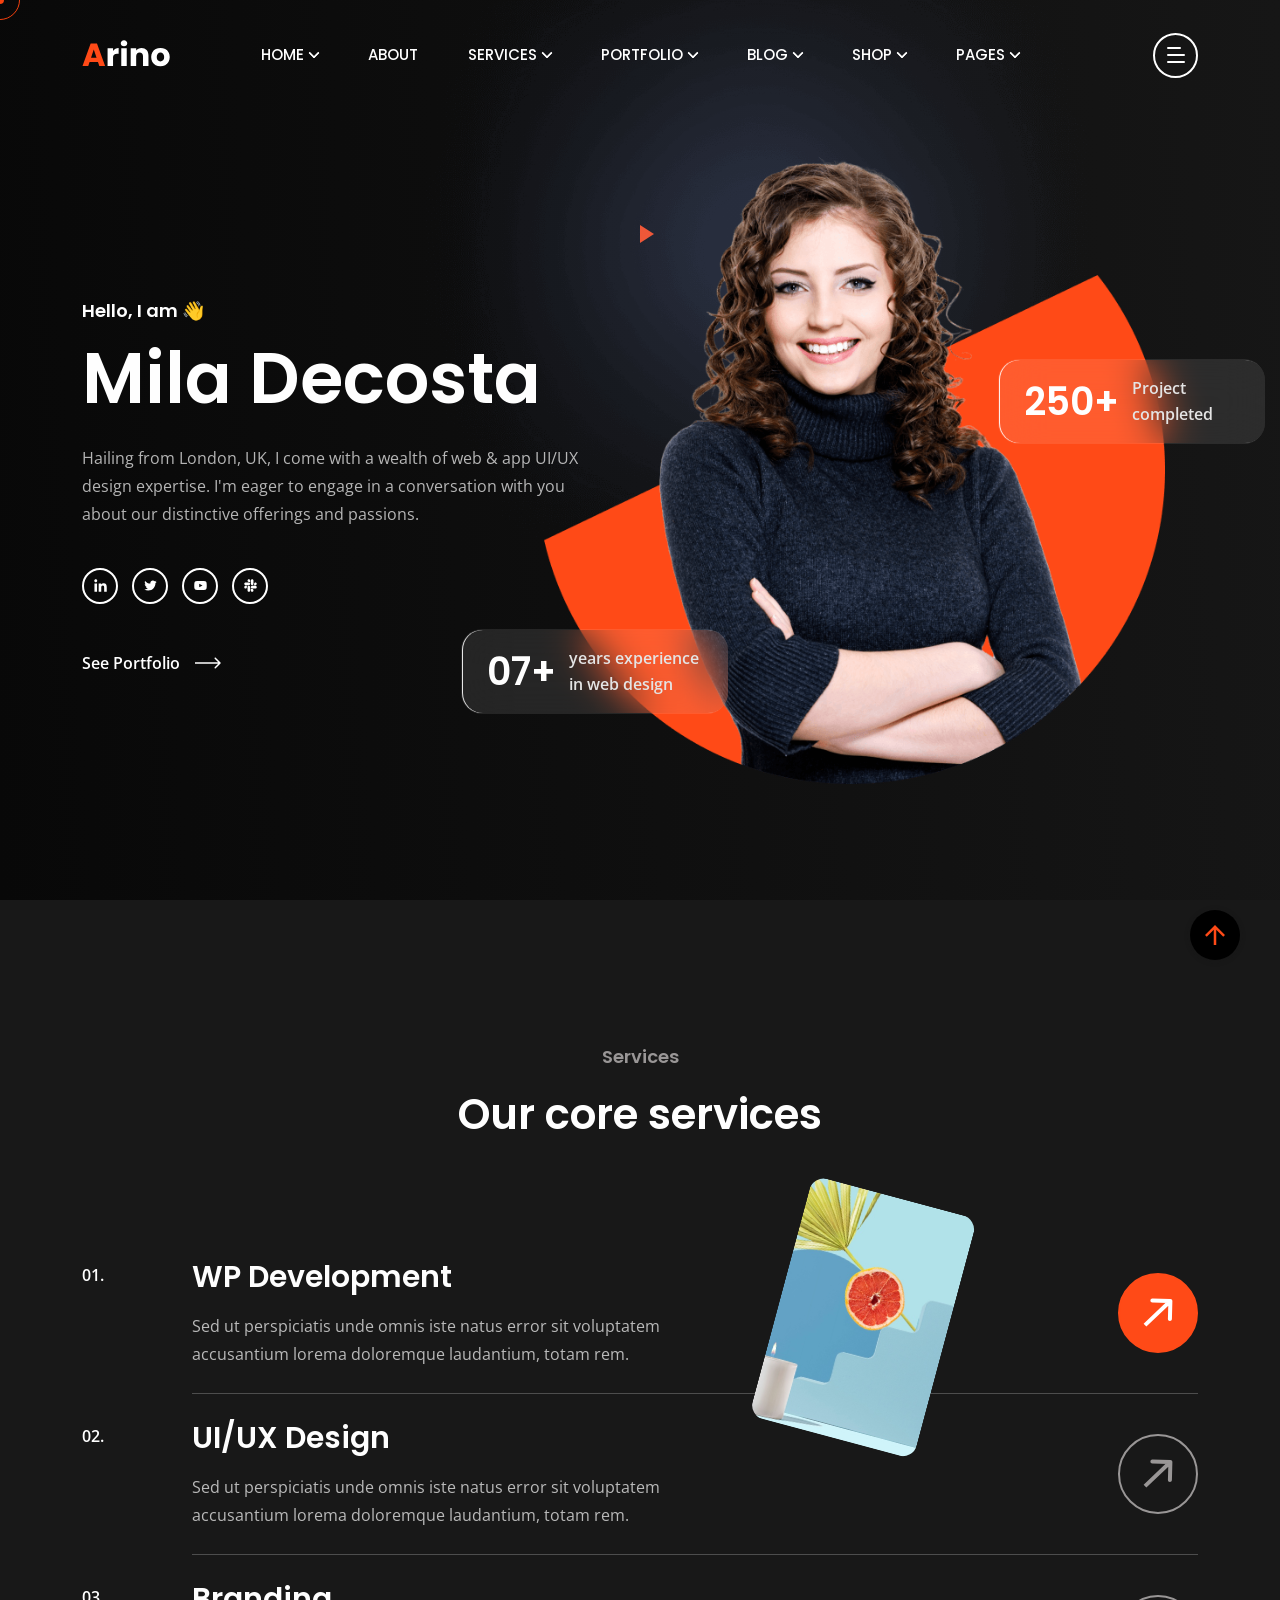
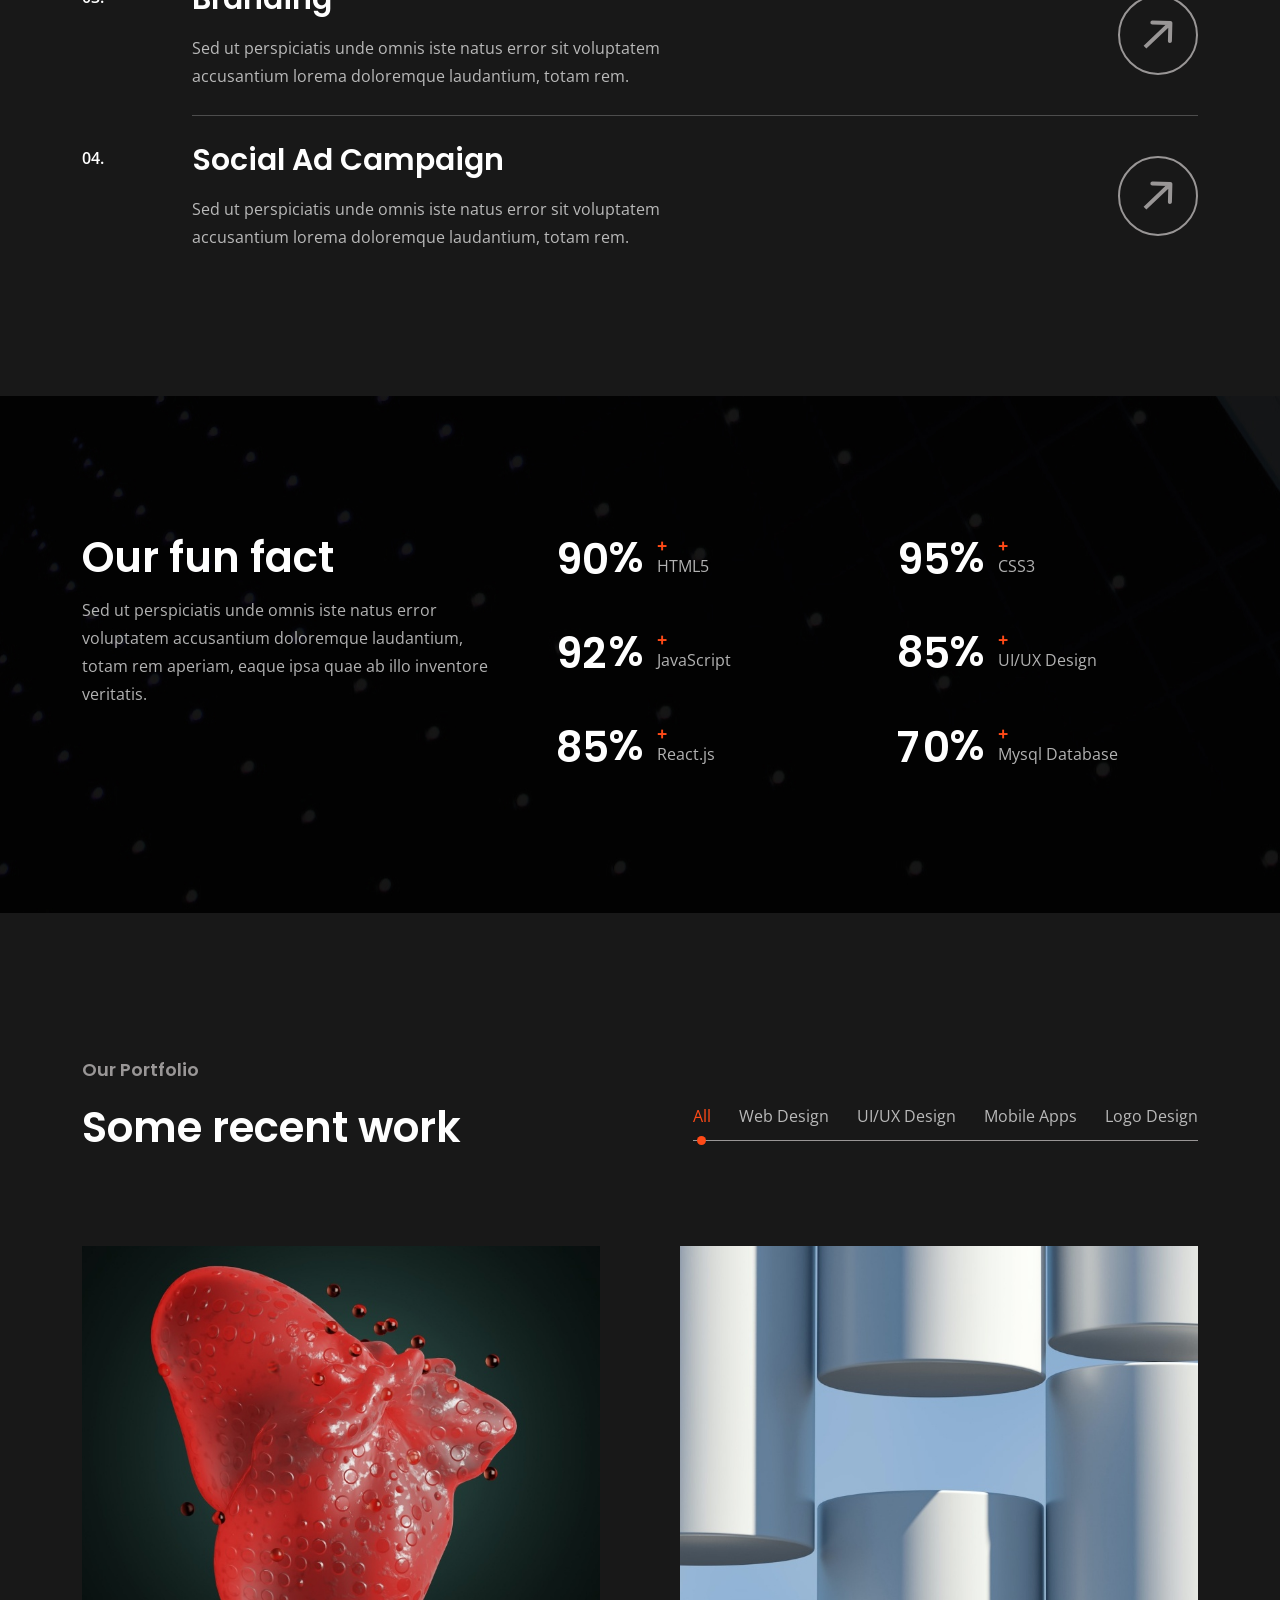
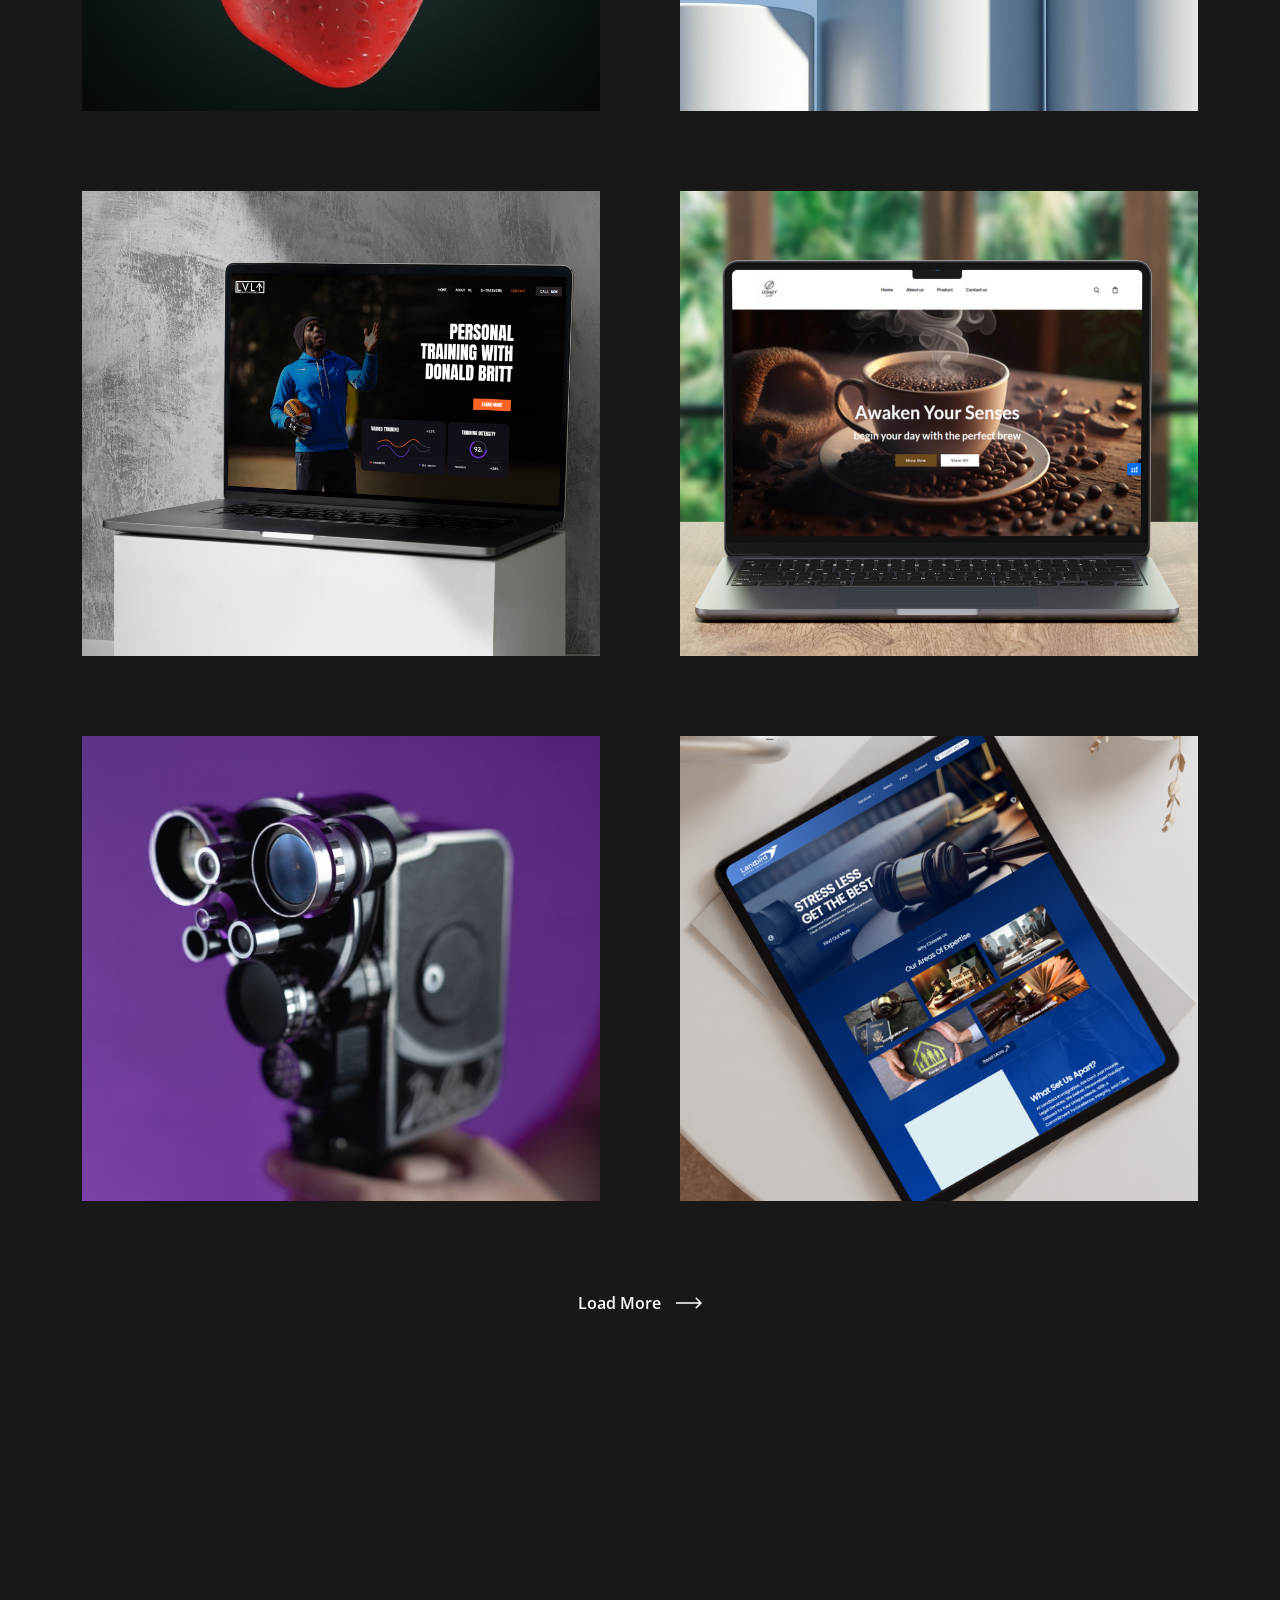
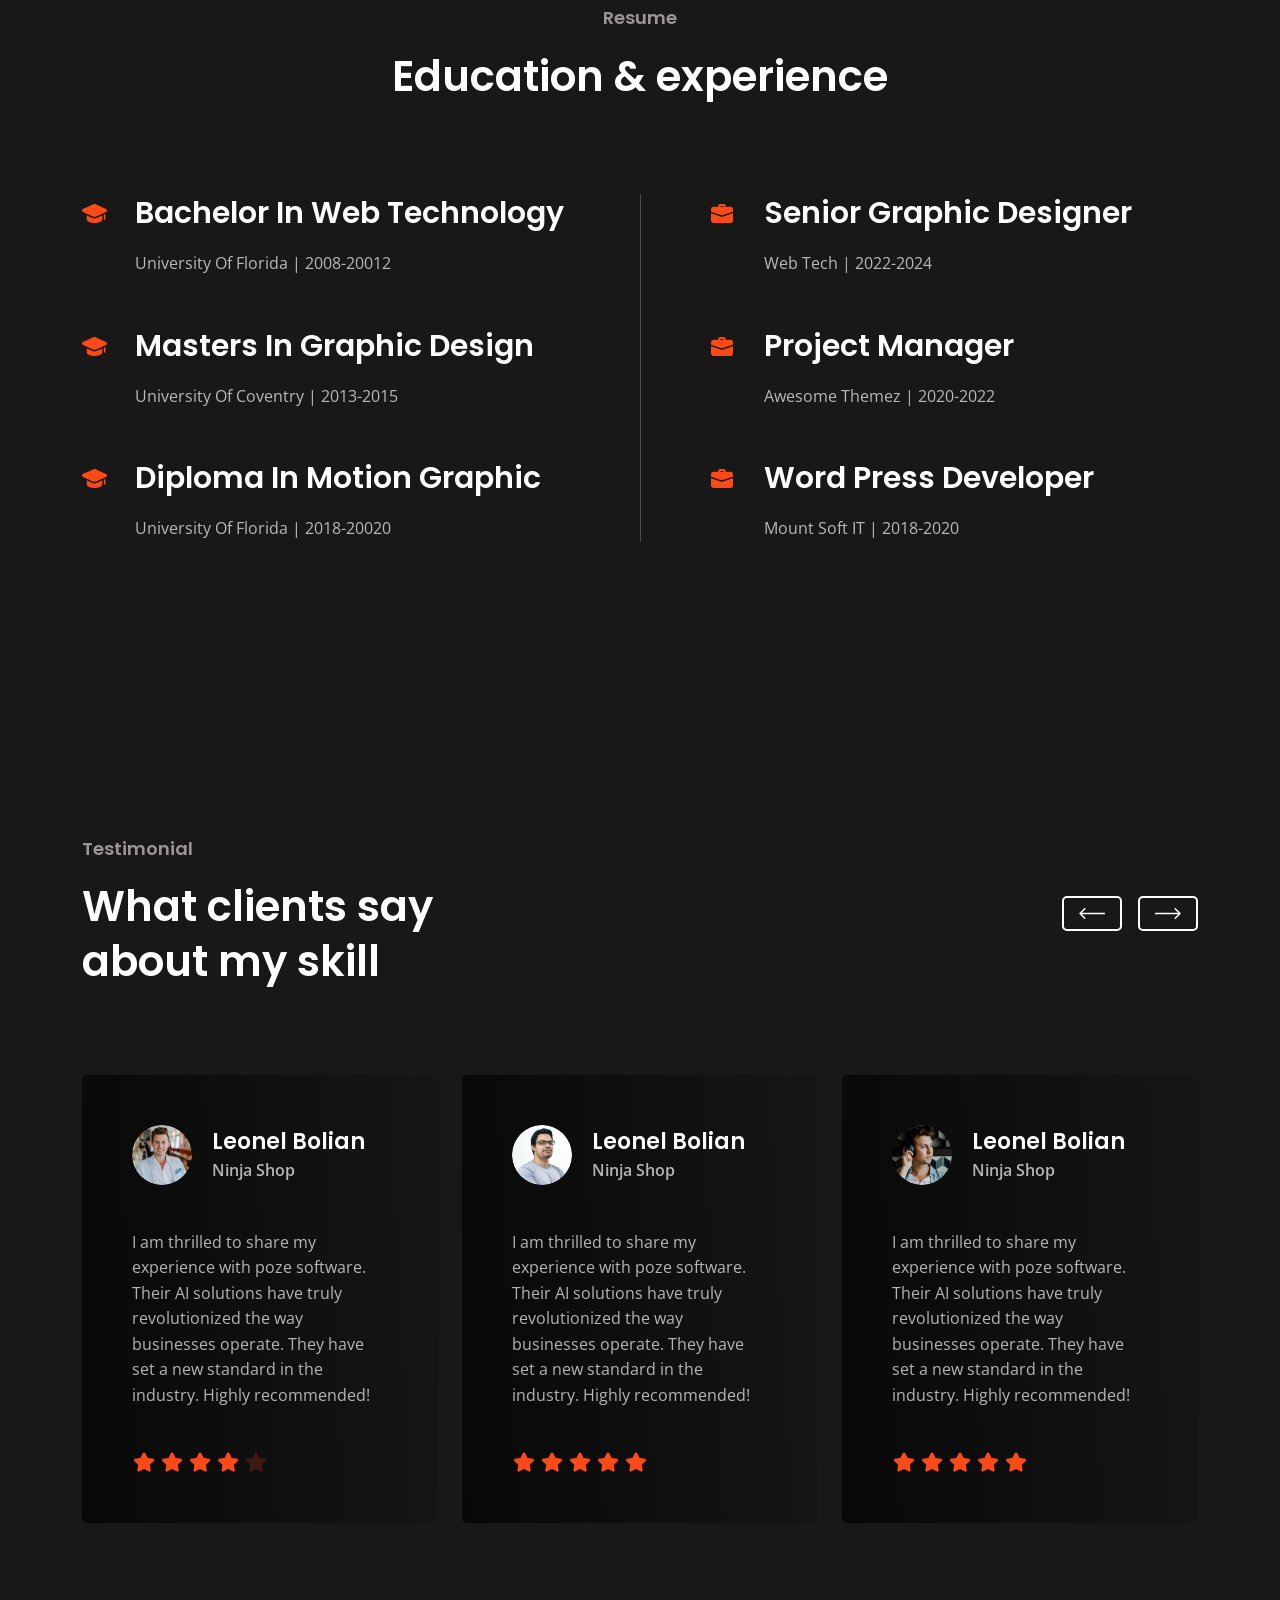
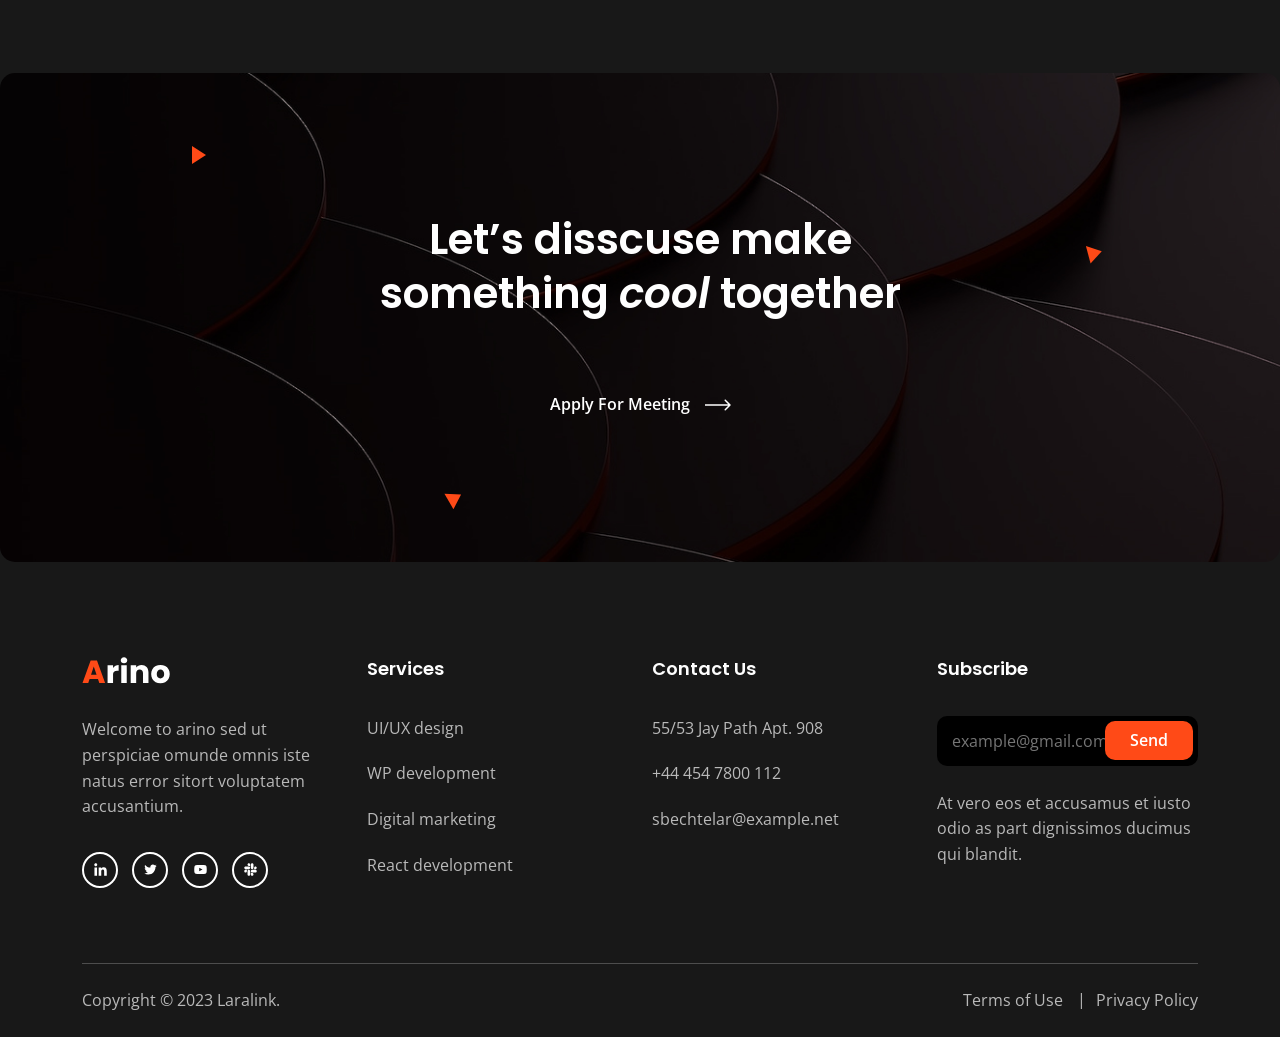
<file: personal-portfolio.html>
<!DOCTYPE html>
<html class="no-js" lang="en">
  <head>
    <!-- Meta Tags -->
    <meta charset="utf-8">
    <meta http-equiv="x-ua-compatible" content="ie=edge">
    <meta name="viewport" content="width=device-width, initial-scale=1">
    <meta name="author" content="Laralink">
    <!-- Favicon Icon -->
    <link rel="icon" href="assets/img/favicon.png">
    <!-- Site Title -->
    <title>Arino - Personal Portfolio Template</title>
    <link rel="stylesheet" href="assets/css/plugins/bootstrap.min.css">
    <link rel="stylesheet" href="assets/css/plugins/fontawesome.min.css">
    <link rel="stylesheet" href="assets/css/plugins/slick.css">
    <link rel="stylesheet" href="assets/css/plugins/lightgallery.min.css">
    <link rel="stylesheet" href="assets/css/plugins/animate.css">
    <link rel="stylesheet" href="assets/css/style.css">
  </head>
  <body>
    <div class="cs-preloader cs-center">
      <div class="cs-preloader_in"></div>
    </div>
    <!-- Start Header Section -->
    <header class="cs-site_header cs-style1 text-uppercase cs-sticky_header">
      <div class="cs-main_header">
        <div class="container">
          <div class="cs-main_header_in">
            <div class="cs-main_header_left">
              <a class="cs-site_branding" href="index.html">
                <img src="assets/img/logo.svg" alt="Logo">
              </a>
            </div>
            <div class="cs-main_header_center">
              <div class="cs-nav cs-primary_font cs-medium">
                <ul class="cs-nav_list">
                  <li class="menu-item-has-children cs-mega_menu">
                    <a href="index.html">Home</a>
                    <ul class="cs-mega_wrapper">
                      <li>
                        <ul>
                          <li>
                            <a href="index.html" class="cs-nav_list_img">
                              <img src="assets/img/demo/main-home.jpeg" alt="Thumb">
                            </a>
                            <a href="index.html">Main Home</a>
                          </li>
                          <li>
                            <a href="architecture-agency.html" class="cs-nav_list_img">
                              <img src="assets/img/demo/architecture-agency.jpeg" alt="Thumb">
                            </a>
                            <a href="architecture-agency.html">Architecture Agency</a>
                            <span class="cs-header_badge">New</span>
                          </li>
                        </ul>
                      </li>
                      <li>
                        <ul>
                          <li>
                            <a href="photography-agency.html" class="cs-nav_list_img">
                              <img src="assets/img/demo/photography-agency.jpeg" alt="Thumb">
                            </a>
                            <a href="photography-agency.html">Photography Agency</a>
                          </li>
                          <li>
                            <a href="creative-solution.html" class="cs-nav_list_img">
                              <img src="assets/img/demo/creative-solution.jpeg" alt="Thumb">
                            </a>
                            <a href="creative-solution.html">Creative Solution</a>
                            <span class="cs-header_badge">New</span>
                          </li>
                        </ul>
                      </li>
                      <li>
                        <ul>
                          <li>
                            <a href="creative-portfolio.html" class="cs-nav_list_img">
                              <img src="assets/img/demo/portfolio.jpeg" alt="Thumb">
                            </a>
                            <a href="creative-portfolio.html">Creative Portfolio</a>
                          </li>
                          <li>
                            <a href="personal-portfolio.html" class="cs-nav_list_img">
                              <img src="assets/img/demo/personal-portfolio.jpeg" alt="Thumb">
                              <span class="cs-header_badge">New</span>
                            </a>
                            <a href="personal-portfolio.html">Personal Portfolio</a>
                          </li>
                        </ul>
                      </li>
                      <li>
                        <ul>
                          <li>
                            <a href="digital-agency.html" class="cs-nav_list_img">
                              <img src="assets/img/demo/digital-agency.jpeg" alt="Thumb">
                            </a>
                            <a href="digital-agency.html">Digital Agency</a>
                          </li>
                          <li>
                            <a href="https://arino-html-rtl.vercel.app" target="_blank" class="cs-nav_list_img">
                              <img src="assets/img/demo/rtl.jpeg" alt="Thumb">
                            </a>
                            <a href="https://arino-html-rtl.vercel.app" target="_blank">RTL Demo</a>
                          </li>
                        </ul>
                      </li>
                      <li>
                        <ul>
                          <li>
                            <a href="marketing-agency.html" class="cs-nav_list_img">
                              <img src="assets/img/demo/marketing.jpeg" alt="Thumb">
                            </a>
                            <a href="marketing-agency.html">Marketing Agency</a>
                          </li>
                          <li>
                            <a href="showcase-portfolio.html" class="cs-nav_list_img">
                              <img src="assets/img/demo/portfolio-showcase.jpeg" alt="Thumb">
                            </a>
                            <a href="showcase-portfolio.html">Portfolio Showcase</a>
                          </li>
                          <li>
                            <a href="case-study-showcase.html" class="cs-nav_list_img">
                              <img src="assets/img/demo/case-study-showcase.jpeg" alt="Thumb">
                            </a>
                            <a href="case-study-showcase.html">Case Study Showcase</a>
                          </li>
                        </ul>
                      </li>
                      <li>
                        <ul>
                          <li>
                            <a href="freelancer-agency.html" class="cs-nav_list_img">
                              <img src="assets/img/demo/freelancer-agency.jpeg" alt="Thumb">
                            </a>
                            <a href="freelancer-agency.html">Freelancing Agency</a>
                          </li>
                          <li>
                            <a href="video-showcase.html" class="cs-nav_list_img">
                              <img src="assets/img/demo/video-showcase.jpeg" alt="Thumb">
                              <span class="cs-header_badge">New</span>
                            </a>
                            <a href="video-showcase.html">Video Showcase</a>
                          </li>
                        </ul>
                      </li>
                    </ul>
                  </li>
                  <li>
                    <a href="about.html">About</a>
                  </li>
                  <li class="menu-item-has-children">
                    <a href="service.html">Services</a>
                    <ul>
                      <li>
                        <a href="service.html">Services</a>
                      </li>
                      <li>
                        <a href="service-details.html">Service Details</a>
                      </li>
                    </ul>
                  </li>
                  <li class="menu-item-has-children">
                    <a href="portfolio.html">Portfolio</a>
                    <ul>
                      <li>
                        <a href="portfolio.html">Portfolio</a>
                      </li>
                      <li>
                        <a href="portfolio-details.html">Portfolio Details</a>
                      </li>
                    </ul>
                  </li>
                  <li class="menu-item-has-children">
                    <a href="blog.html">Blog</a>
                    <ul>
                      <li>
                        <a href="blog.html">Blog</a>
                      </li>
                      <li>
                        <a href="blog-details.html">Blog Details</a>
                      </li>
                    </ul>
                  </li>
                  <li class="menu-item-has-children">
                    <a href="shop.html">Shop</a>
                    <ul>
                      <li>
                        <a href="shop.html">Our Shop</a>
                      </li>
                      <li>
                        <a href="shop-product-details.html">Shop Details</a>
                      </li>
                      <li>
                        <a href="shop-cart.html">Cart</a>
                      </li>
                      <li>
                        <a href="shop-checkout.html">Checkout</a>
                      </li>
                      <li>
                        <a href="shop-order-recived.html">Success Order</a>
                      </li>
                      <li>
                        <a href="shop-wishlist.html">Wishlist</a>
                      </li>
                    </ul>
                  </li>
                  <li class="menu-item-has-children">
                    <a href="#">Pages</a>
                    <ul>
                      <li>
                        <a href="contact.html">Contact</a>
                      </li>
                      <li>
                        <a href="team.html">Team</a>
                      </li>
                      <li>
                        <a href="team-details.html">Team Details</a>
                      </li>
                      <li>
                        <a href="case-study.html">Case Study Details</a>
                      </li>
                      <li>
                        <a href="faq.html">FAQ</a>
                      </li>
                    </ul>
                  </li>
                </ul>
              </div>
            </div>
            <div class="cs-main_header_right">
              <div class="cs-toolbox">
                <span class="cs-icon_btn">
                  <span class="cs-icon_btn_in">
                    <span></span>
                    <span></span>
                    <span></span>
                    <span></span>
                  </span>
                </span>
              </div>
            </div>
          </div>
        </div>
      </div>
    </header>
    <div class="cs-side_header">
      <button class="cs-close"></button>
      <div class="cs-side_header_overlay"></div>
      <div class="cs-side_header_in">
        <div class="cs-side_header_shape"></div>
        <a class="cs-site_branding" href="index.html">
          <img src="assets/img/footer_logo.svg" alt="Logo">
        </a>
        <div class="cs-side_header_box">
          <h2 class="cs-side_header_heading"> Do you have a project in your <br> mind? Keep connect us. </h2>
        </div>
        <div class="cs-side_header_box">
          <h3 class="cs-side_header_title cs-primary_color">Contact Us</h3>
          <ul class="cs-contact_info cs-style1 cs-mp0">
            <li>
              <svg width="18" height="18" viewBox="0 0 18 18" fill="none" xmlns="http://www.w3.org/2000/svg">
                <path d="M17 12.5C15.75 12.5 14.55 12.3 13.43 11.93C13.08 11.82 12.69 11.9 12.41 12.17L10.21 14.37C7.38 12.93 5.06 10.62 3.62 7.79L5.82 5.58C6.1 5.31 6.18 4.92 6.07 4.57C5.7 3.45 5.5 2.25 5.5 1C5.5 0.45 5.05 0 4.5 0H1C0.45 0 0 0.45 0 1C0 10.39 7.61 18 17 18C17.55 18 18 17.55 18 17V13.5C18 12.95 17.55 12.5 17 12.5ZM9 0V10L12 7H18V0H9Z" fill="#FF4A17" />
              </svg>
              <span>+44 454 7800 112</span>
            </li>
            <li>
              <svg width="20" height="18" viewBox="0 0 20 18" fill="none" xmlns="http://www.w3.org/2000/svg">
                <path d="M20 6.98V16C20 17.1 19.1 18 18 18H2C0.9 18 0 17.1 0 16V4C0 2.9 0.9 2 2 2H12.1C12.04 2.32 12 2.66 12 3C12 4.48 12.65 5.79 13.67 6.71L10 9L2 4V6L10 11L15.3 7.68C15.84 7.88 16.4 8 17 8C18.13 8 19.16 7.61 20 6.98ZM14 3C14 4.66 15.34 6 17 6C18.66 6 20 4.66 20 3C20 1.34 18.66 0 17 0C15.34 0 14 1.34 14 3Z" fill="#FF4A17" />
              </svg>
              <span>infotech@arino.com</span>
            </li>
            <li>
              <svg width="14" height="20" viewBox="0 0 14 20" fill="none" xmlns="http://www.w3.org/2000/svg">
                <path d="M7 0C3.13 0 0 3.13 0 7C0 12.25 7 20 7 20C7 20 14 12.25 14 7C14 3.13 10.87 0 7 0ZM7 9.5C5.62 9.5 4.5 8.38 4.5 7C4.5 5.62 5.62 4.5 7 4.5C8.38 4.5 9.5 5.62 9.5 7C9.5 8.38 8.38 9.5 7 9.5Z" fill="#FF4A17" />
              </svg>
              <span>50 Wall Street Suite, 44150 <br>Ohio, United States </span>
            </li>
          </ul>
        </div>
        <div class="cs-side_header_box">
          <h3 class="cs-side_header_title cs-primary_color">Subscribe</h3>
          <div class="cs-newsletter cs-style1">
            <form action="#" class="cs-newsletter_form">
              <input type="email" class="cs-newsletter_input" placeholder="example@gmail.com">
              <button class="cs-newsletter_btn">
                <span>Send</span>
              </button>
            </form>
            <div class="cs-newsletter_text"> At vero eos et accusamus et iusto odio as part dignissimos ducimus qui blandit. </div>
          </div>
        </div>
        <div class="cs-side_header_box">
          <div class="cs-social_btns cs-style1">
            <a href="#" class="cs-center">
              <svg width="15" height="15" viewBox="0 0 15 15" fill="none" xmlns="http://www.w3.org/2000/svg">
                <path d="M4.04799 13.7497H1.45647V5.4043H4.04799V13.7497ZM2.75084 4.2659C1.92215 4.2659 1.25 3.57952 1.25 2.75084C1.25 2.35279 1.40812 1.97105 1.68958 1.68958C1.97105 1.40812 2.35279 1.25 2.75084 1.25C3.14888 1.25 3.53063 1.40812 3.81209 1.68958C4.09355 1.97105 4.25167 2.35279 4.25167 2.75084C4.25167 3.57952 3.57924 4.2659 2.75084 4.2659ZM13.7472 13.7497H11.1613V9.68722C11.1613 8.71903 11.1417 7.4774 9.81389 7.4774C8.46652 7.4774 8.26004 8.5293 8.26004 9.61747V13.7497H5.67132V5.4043H8.15681V6.54269H8.19308C8.53906 5.887 9.38421 5.19503 10.6451 5.19503C13.2679 5.19503 13.75 6.92215 13.75 9.16546V13.7497H13.7472Z" fill="white"></path>
              </svg>
            </a>
            <a href="#" class="cs-center">
              <svg width="13" height="11" viewBox="0 0 13 11" fill="none" xmlns="http://www.w3.org/2000/svg">
                <path d="M11.4651 2.95396C11.4731 3.065 11.4731 3.17606 11.4731 3.2871C11.4731 6.67383 8.89535 10.5761 4.18402 10.5761C2.73255 10.5761 1.38421 10.1557 0.25 9.42608C0.456226 9.44986 0.654494 9.4578 0.868655 9.4578C2.06629 9.4578 3.16879 9.0533 4.04918 8.36326C2.92291 8.33946 1.97906 7.60183 1.65386 6.5866C1.81251 6.61038 1.97112 6.62624 2.1377 6.62624C2.36771 6.62624 2.59774 6.59451 2.81188 6.53901C1.63802 6.30105 0.757595 5.26996 0.757595 4.02472V3.99301C1.09864 4.18336 1.49524 4.30233 1.91558 4.31818C1.22554 3.85814 0.773464 3.07294 0.773464 2.1846C0.773464 1.70872 0.900344 1.27249 1.12244 0.891774C2.38355 2.44635 4.27919 3.46156 6.40481 3.57262C6.36516 3.38226 6.34136 3.184 6.34136 2.9857C6.34136 1.57388 7.4835 0.423828 8.90323 0.423828C9.64086 0.423828 10.3071 0.733156 10.7751 1.23284C11.354 1.1218 11.9093 0.907643 12.401 0.614185C12.2106 1.20906 11.8061 1.70875 11.2748 2.02598C11.7903 1.97049 12.29 1.82769 12.75 1.62942C12.4011 2.13702 11.9648 2.5891 11.4651 2.95396V2.95396Z" fill="white"></path>
              </svg>
            </a>
            <a href="#" class="cs-center">
              <svg width="13" height="9" viewBox="0 0 13 9" fill="none" xmlns="http://www.w3.org/2000/svg">
                <path d="M12.4888 1.48066C12.345 0.939353 11.9215 0.513038 11.3837 0.368362C10.4089 0.105469 6.5 0.105469 6.5 0.105469C6.5 0.105469 2.59116 0.105469 1.61633 0.368362C1.07853 0.513061 0.65496 0.939353 0.5112 1.48066C0.25 2.4618 0.25 4.50887 0.25 4.50887C0.25 4.50887 0.25 6.55595 0.5112 7.53709C0.65496 8.0784 1.07853 8.48695 1.61633 8.63163C2.59116 8.89452 6.5 8.89452 6.5 8.89452C6.5 8.89452 10.4088 8.89452 11.3837 8.63163C11.9215 8.48695 12.345 8.0784 12.4888 7.53709C12.75 6.55595 12.75 4.50887 12.75 4.50887C12.75 4.50887 12.75 2.4618 12.4888 1.48066V1.48066ZM5.22158 6.36746V2.65029L8.48861 4.50892L5.22158 6.36746V6.36746Z" fill="white"></path>
              </svg>
            </a>
            <a href="#" class="cs-center">
              <svg width="13" height="13" viewBox="0 0 13 13" fill="none" xmlns="http://www.w3.org/2000/svg">
                <path d="M2.87612 8.149C2.87612 8.87165 2.28571 9.46205 1.56306 9.46205C0.840402 9.46205 0.25 8.87165 0.25 8.149C0.25 7.42634 0.840402 6.83594 1.56306 6.83594H2.87612V8.149ZM3.53795 8.149C3.53795 7.42634 4.12835 6.83594 4.851 6.83594C5.57366 6.83594 6.16406 7.42634 6.16406 8.149V11.4369C6.16406 12.1596 5.57366 12.75 4.851 12.75C4.12835 12.75 3.53795 12.1596 3.53795 11.4369V8.149ZM4.851 2.87612C4.12835 2.87612 3.53795 2.28571 3.53795 1.56306C3.53795 0.840402 4.12835 0.25 4.851 0.25C5.57366 0.25 6.16406 0.840402 6.16406 1.56306V2.87612H4.851V2.87612ZM4.851 3.53795C5.57366 3.53795 6.16406 4.12835 6.16406 4.851C6.16406 5.57366 5.57366 6.16406 4.851 6.16406H1.56306C0.840402 6.16406 0.25 5.57366 0.25 4.851C0.25 4.12835 0.840402 3.53795 1.56306 3.53795H4.851V3.53795ZM10.1239 4.851C10.1239 4.12835 10.7143 3.53795 11.4369 3.53795C12.1596 3.53795 12.75 4.12835 12.75 4.851C12.75 5.57366 12.1596 6.16406 11.4369 6.16406H10.1239V4.851V4.851ZM9.46205 4.851C9.46205 5.57366 8.87165 6.16406 8.149 6.16406C7.42634 6.16406 6.83594 5.57366 6.83594 4.851V1.56306C6.83594 0.840402 7.42634 0.25 8.149 0.25C8.87165 0.25 9.46205 0.840402 9.46205 1.56306V4.851V4.851ZM8.149 10.1239C8.87165 10.1239 9.46205 10.7143 9.46205 11.4369C9.46205 12.1596 8.87165 12.75 8.149 12.75C7.42634 12.75 6.83594 12.1596 6.83594 11.4369V10.1239H8.149ZM8.149 9.46205C7.42634 9.46205 6.83594 8.87165 6.83594 8.149C6.83594 7.42634 7.42634 6.83594 8.149 6.83594H11.4369C12.1596 6.83594 12.75 7.42634 12.75 8.149C12.75 8.87165 12.1596 9.46205 11.4369 9.46205H8.149Z" fill="white"></path>
              </svg>
            </a>
          </div>
        </div>
      </div>
    </div>
    <!-- End Header Section -->
    <!-- Start Hero -->
    <div class="cs-hero cs-style8 cs-shape_wrap_1" id="home">
      <div class="cs-shape_1"></div>
      <div class="container">
        <div class="cs-hero_img_box">
          <img src="assets/img/hero_img_5.png" alt="Hero">
          <div class="cs-hero_card cs-position_1">
            <h3 class="mb-0">07+</h3>
            <p class="mb-0">years experience in web design</p>
          </div>
          <div class="cs-hero_card cs-position_2">
            <h3 class="mb-0">250+</h3>
            <p class="mb-0">Project completed</p>
          </div>
        </div>
        <div class="cs-height_0 cs-height_lg_50"></div>
        <div class="cs-hero_text">
          <h2 class="cs-hero_intro_title">Hello, I am 👋</h2>
          <h1 class="cs-hero_title wow fadeInRight" data-wow-duration="0.8s" data-wow-delay="0.2s">Mila Decosta</h1>
          <div class="cs-hero_subtitle">Hailing from London, UK, I come with a wealth of web & app UI/UX design expertise. I'm eager to engage in a conversation with you about our distinctive offerings and passions.</div>
          <div class="cs-social_btns cs-style1">
            <a href="#" class="cs-center">
              <svg width="15" height="15" viewBox="0 0 15 15" fill="none" xmlns="http://www.w3.org/2000/svg">
                <path d="M4.04799 13.7497H1.45647V5.4043H4.04799V13.7497ZM2.75084 4.2659C1.92215 4.2659 1.25 3.57952 1.25 2.75084C1.25 2.35279 1.40812 1.97105 1.68958 1.68958C1.97105 1.40812 2.35279 1.25 2.75084 1.25C3.14888 1.25 3.53063 1.40812 3.81209 1.68958C4.09355 1.97105 4.25167 2.35279 4.25167 2.75084C4.25167 3.57952 3.57924 4.2659 2.75084 4.2659ZM13.7472 13.7497H11.1613V9.68722C11.1613 8.71903 11.1417 7.4774 9.81389 7.4774C8.46652 7.4774 8.26004 8.5293 8.26004 9.61747V13.7497H5.67132V5.4043H8.15681V6.54269H8.19308C8.53906 5.887 9.38421 5.19503 10.6451 5.19503C13.2679 5.19503 13.75 6.92215 13.75 9.16546V13.7497H13.7472Z" fill="white"></path>
              </svg>
            </a>
            <a href="#" class="cs-center">
              <svg width="13" height="11" viewBox="0 0 13 11" fill="none" xmlns="http://www.w3.org/2000/svg">
                <path d="M11.4651 2.95396C11.4731 3.065 11.4731 3.17606 11.4731 3.2871C11.4731 6.67383 8.89535 10.5761 4.18402 10.5761C2.73255 10.5761 1.38421 10.1557 0.25 9.42608C0.456226 9.44986 0.654494 9.4578 0.868655 9.4578C2.06629 9.4578 3.16879 9.0533 4.04918 8.36326C2.92291 8.33946 1.97906 7.60183 1.65386 6.5866C1.81251 6.61038 1.97112 6.62624 2.1377 6.62624C2.36771 6.62624 2.59774 6.59451 2.81188 6.53901C1.63802 6.30105 0.757595 5.26996 0.757595 4.02472V3.99301C1.09864 4.18336 1.49524 4.30233 1.91558 4.31818C1.22554 3.85814 0.773464 3.07294 0.773464 2.1846C0.773464 1.70872 0.900344 1.27249 1.12244 0.891774C2.38355 2.44635 4.27919 3.46156 6.40481 3.57262C6.36516 3.38226 6.34136 3.184 6.34136 2.9857C6.34136 1.57388 7.4835 0.423828 8.90323 0.423828C9.64086 0.423828 10.3071 0.733156 10.7751 1.23284C11.354 1.1218 11.9093 0.907643 12.401 0.614185C12.2106 1.20906 11.8061 1.70875 11.2748 2.02598C11.7903 1.97049 12.29 1.82769 12.75 1.62942C12.4011 2.13702 11.9648 2.5891 11.4651 2.95396V2.95396Z" fill="white"></path>
              </svg>
            </a>
            <a href="#" class="cs-center">
              <svg width="13" height="9" viewBox="0 0 13 9" fill="none" xmlns="http://www.w3.org/2000/svg">
                <path d="M12.4888 1.48066C12.345 0.939353 11.9215 0.513038 11.3837 0.368362C10.4089 0.105469 6.5 0.105469 6.5 0.105469C6.5 0.105469 2.59116 0.105469 1.61633 0.368362C1.07853 0.513061 0.65496 0.939353 0.5112 1.48066C0.25 2.4618 0.25 4.50887 0.25 4.50887C0.25 4.50887 0.25 6.55595 0.5112 7.53709C0.65496 8.0784 1.07853 8.48695 1.61633 8.63163C2.59116 8.89452 6.5 8.89452 6.5 8.89452C6.5 8.89452 10.4088 8.89452 11.3837 8.63163C11.9215 8.48695 12.345 8.0784 12.4888 7.53709C12.75 6.55595 12.75 4.50887 12.75 4.50887C12.75 4.50887 12.75 2.4618 12.4888 1.48066V1.48066ZM5.22158 6.36746V2.65029L8.48861 4.50892L5.22158 6.36746V6.36746Z" fill="white"></path>
              </svg>
            </a>
            <a href="#" class="cs-center">
              <svg width="13" height="13" viewBox="0 0 13 13" fill="none" xmlns="http://www.w3.org/2000/svg">
                <path d="M2.87612 8.149C2.87612 8.87165 2.28571 9.46205 1.56306 9.46205C0.840402 9.46205 0.25 8.87165 0.25 8.149C0.25 7.42634 0.840402 6.83594 1.56306 6.83594H2.87612V8.149ZM3.53795 8.149C3.53795 7.42634 4.12835 6.83594 4.851 6.83594C5.57366 6.83594 6.16406 7.42634 6.16406 8.149V11.4369C6.16406 12.1596 5.57366 12.75 4.851 12.75C4.12835 12.75 3.53795 12.1596 3.53795 11.4369V8.149ZM4.851 2.87612C4.12835 2.87612 3.53795 2.28571 3.53795 1.56306C3.53795 0.840402 4.12835 0.25 4.851 0.25C5.57366 0.25 6.16406 0.840402 6.16406 1.56306V2.87612H4.851V2.87612ZM4.851 3.53795C5.57366 3.53795 6.16406 4.12835 6.16406 4.851C6.16406 5.57366 5.57366 6.16406 4.851 6.16406H1.56306C0.840402 6.16406 0.25 5.57366 0.25 4.851C0.25 4.12835 0.840402 3.53795 1.56306 3.53795H4.851V3.53795ZM10.1239 4.851C10.1239 4.12835 10.7143 3.53795 11.4369 3.53795C12.1596 3.53795 12.75 4.12835 12.75 4.851C12.75 5.57366 12.1596 6.16406 11.4369 6.16406H10.1239V4.851V4.851ZM9.46205 4.851C9.46205 5.57366 8.87165 6.16406 8.149 6.16406C7.42634 6.16406 6.83594 5.57366 6.83594 4.851V1.56306C6.83594 0.840402 7.42634 0.25 8.149 0.25C8.87165 0.25 9.46205 0.840402 9.46205 1.56306V4.851V4.851ZM8.149 10.1239C8.87165 10.1239 9.46205 10.7143 9.46205 11.4369C9.46205 12.1596 8.87165 12.75 8.149 12.75C7.42634 12.75 6.83594 12.1596 6.83594 11.4369V10.1239H8.149ZM8.149 9.46205C7.42634 9.46205 6.83594 8.87165 6.83594 8.149C6.83594 7.42634 7.42634 6.83594 8.149 6.83594H11.4369C12.1596 6.83594 12.75 7.42634 12.75 8.149C12.75 8.87165 12.1596 9.46205 11.4369 9.46205H8.149Z" fill="white"></path>
              </svg>
            </a>
          </div>
          <div class="cs-hero_btn">
            <a href="portfolio.html" class="cs-text_btn">
              <span>See Portfolio</span>
              <svg width="26" height="12" viewBox="0 0 26 12" fill="none" xmlns="http://www.w3.org/2000/svg">
                <path d="M25.5303 6.53033C25.8232 6.23744 25.8232 5.76256 25.5303 5.46967L20.7574 0.696699C20.4645 0.403806 19.9896 0.403806 19.6967 0.696699C19.4038 0.989593 19.4038 1.46447 19.6967 1.75736L23.9393 6L19.6967 10.2426C19.4038 10.5355 19.4038 11.0104 19.6967 11.3033C19.9896 11.5962 20.4645 11.5962 20.7574 11.3033L25.5303 6.53033ZM0 6.75H25V5.25H0V6.75Z" fill="currentColor"></path>
              </svg>                
            </a>
          </div>
        </div>
      </div>
    </div>
    <!-- End Hero -->
    <!-- Start services Project -->
    <section>
      <div class="cs-height_145 cs-height_lg_75"></div>
      <div class="container">
        <div class="cs-section_heading cs-style1 text-center">
          <h3 class="cs-section_subtitle">Services</h3>
          <h2 class="cs-section_title wow fadeInUp" data-wow-duration="0.8s" data-wow-delay="0.2s">Our core services</h2>
        </div>
      </div>
      <div class="cs-height_90 cs-height_lg_45"></div>
      <div class="container">
        <div class="cs-iconbox_3_list cs-style2">
          <div class="cs-hover_tab active">
            <a href="service-details.html" class="cs-iconbox cs-style3">
              <div class="cs-image_layer cs-style1 cs-size_md">
                <div class="cs-image_layer_in">
                  <img src="assets/img/service_7.jpeg" alt="Image" class="w-100 cs-radius_15">
                </div>
              </div>
              <span class="cs-iconbox_icon cs-center">
                <svg width="30" height="29" viewBox="0 0 30 29" fill="none" xmlns="http://www.w3.org/2000/svg">
                  <path d="M29.3803 3.05172C29.4089 1.94752 28.537 1.02921 27.4328 1.00062L9.43879 0.534749C8.33459 0.506159 7.41628 1.37811 7.38769 2.48231C7.35911 3.58651 8.23106 4.50482 9.33526 4.53341L25.3299 4.94752L24.9158 20.9422C24.8872 22.0464 25.7592 22.9647 26.8634 22.9933C27.9676 23.0218 28.8859 22.1499 28.9144 21.0457L29.3803 3.05172ZM3.37714 28.5502L28.7581 4.4503L26.0039 1.54961L0.622863 25.6495L3.37714 28.5502Z" fill="currentColor"/>
                </svg>                  
              </span>
              <div class="cs-iconbox_in">
                <h2 class="cs-iconbox_title">WP Development</h2>
                <div class="cs-iconbox_subtitle">Sed ut perspiciatis unde omnis iste natus error sit voluptatem accusantium lorema doloremque laudantium, totam rem.</div>
              </div>
            </a>
          </div>
          <div class="cs-hover_tab">
            <a href="service-details.html" class="cs-iconbox cs-style3">
              <div class="cs-image_layer cs-style1 cs-size_md">
                <div class="cs-image_layer_in">
                  <img src="assets/img/service_8.jpeg" alt="Image" class="w-100 cs-radius_15">
                </div>
              </div>
              <span class="cs-iconbox_icon cs-center">
                <svg width="30" height="29" viewBox="0 0 30 29" fill="none" xmlns="http://www.w3.org/2000/svg">
                  <path d="M29.3803 3.05172C29.4089 1.94752 28.537 1.02921 27.4328 1.00062L9.43879 0.534749C8.33459 0.506159 7.41628 1.37811 7.38769 2.48231C7.35911 3.58651 8.23106 4.50482 9.33526 4.53341L25.3299 4.94752L24.9158 20.9422C24.8872 22.0464 25.7592 22.9647 26.8634 22.9933C27.9676 23.0218 28.8859 22.1499 28.9144 21.0457L29.3803 3.05172ZM3.37714 28.5502L28.7581 4.4503L26.0039 1.54961L0.622863 25.6495L3.37714 28.5502Z" fill="currentColor"/>
                </svg>                  
              </span>
              <div class="cs-iconbox_in">
                <h2 class="cs-iconbox_title">UI/UX Design</h2>
                <div class="cs-iconbox_subtitle">Sed ut perspiciatis unde omnis iste natus error sit voluptatem accusantium lorema doloremque laudantium, totam rem.</div>
              </div>
            </a>
          </div>
          <div class="cs-hover_tab">
            <a href="service-details.html" class="cs-iconbox cs-style3">
              <div class="cs-image_layer cs-style1 cs-size_md">
                <div class="cs-image_layer_in">
                  <img src="assets/img/service_9.jpeg" alt="Image" class="w-100 cs-radius_15">
                </div>
              </div>
              <span class="cs-iconbox_icon cs-center">
                <svg width="30" height="29" viewBox="0 0 30 29" fill="none" xmlns="http://www.w3.org/2000/svg">
                  <path d="M29.3803 3.05172C29.4089 1.94752 28.537 1.02921 27.4328 1.00062L9.43879 0.534749C8.33459 0.506159 7.41628 1.37811 7.38769 2.48231C7.35911 3.58651 8.23106 4.50482 9.33526 4.53341L25.3299 4.94752L24.9158 20.9422C24.8872 22.0464 25.7592 22.9647 26.8634 22.9933C27.9676 23.0218 28.8859 22.1499 28.9144 21.0457L29.3803 3.05172ZM3.37714 28.5502L28.7581 4.4503L26.0039 1.54961L0.622863 25.6495L3.37714 28.5502Z" fill="currentColor"/>
                </svg>                  
              </span>
              <div class="cs-iconbox_in">
                <h2 class="cs-iconbox_title">Branding</h2>
                <div class="cs-iconbox_subtitle">Sed ut perspiciatis unde omnis iste natus error sit voluptatem accusantium lorema doloremque laudantium, totam rem.</div>
              </div>
            </a>
          </div>
          <div class="cs-hover_tab">
            <a href="service-details.html" class="cs-iconbox cs-style3">
              <div class="cs-image_layer cs-style1 cs-size_md">
                <div class="cs-image_layer_in">
                  <img src="assets/img/service_10.jpeg" alt="Image" class="w-100 cs-radius_15">
                </div>
              </div>
              <span class="cs-iconbox_icon cs-center">
                <svg width="30" height="29" viewBox="0 0 30 29" fill="none" xmlns="http://www.w3.org/2000/svg">
                  <path d="M29.3803 3.05172C29.4089 1.94752 28.537 1.02921 27.4328 1.00062L9.43879 0.534749C8.33459 0.506159 7.41628 1.37811 7.38769 2.48231C7.35911 3.58651 8.23106 4.50482 9.33526 4.53341L25.3299 4.94752L24.9158 20.9422C24.8872 22.0464 25.7592 22.9647 26.8634 22.9933C27.9676 23.0218 28.8859 22.1499 28.9144 21.0457L29.3803 3.05172ZM3.37714 28.5502L28.7581 4.4503L26.0039 1.54961L0.622863 25.6495L3.37714 28.5502Z" fill="currentColor"/>
                </svg>                  
              </span>
              <div class="cs-iconbox_in">
                <h2 class="cs-iconbox_title">Social Ad Campaign</h2>
                <div class="cs-iconbox_subtitle">Sed ut perspiciatis unde omnis iste natus error sit voluptatem accusantium lorema doloremque laudantium, totam rem.</div>
              </div>
            </a>
          </div>
        </div>
        <div class="cs-height_120 cs-height_lg_50"></div>
      </div>
    </section>
    <!-- End services Project -->
    <!-- Start FunFact -->
    <section class="cs_bg" data-src="assets/img/skill_bg.jpeg">
      <div class="container">
        <div class="cs-funfact_wrap cs-type3">
          <div class="cs-funfact_left">
            <div class="cs-funfact_heading">
              <h2>Our fun fact</h2>
              <p> Sed ut perspiciatis unde omnis iste natus error voluptatem accusantium doloremque laudantium, totam rem aperiam, eaque ipsa quae ab illo inventore veritatis. </p>
            </div>
          </div>
          <div class="cs-funfact_right">
            <div class="cs-funfacts">
              <div class="cs-funfact cs-style1">
                <div class="cs-funfact_number cs-primary_font cs-semi_bold cs-primary_color">
                  <span data-count-to="90" class="odometer"></span>%
                </div>
                <div class="cs-funfact_text">
                  <span class="cs-accent_color">+</span>
                  <p>HTML5</p>
                </div>
              </div>
              <div class="cs-funfact cs-style1">
                <div class="cs-funfact_number cs-primary_font cs-semi_bold cs-primary_color">
                  <span data-count-to="95" class="odometer"></span>%
                </div>
                <div class="cs-funfact_text">
                  <span class="cs-accent_color">+</span>
                  <p>CSS3</p>
                </div>
              </div>
              <div class="cs-funfact cs-style1">
                <div class="cs-funfact_number cs-primary_font cs-semi_bold cs-primary_color">
                  <span data-count-to="92" class="odometer"></span>%
                </div>
                <div class="cs-funfact_text">
                  <span class="cs-accent_color">+</span>
                  <p>JavaScript</p>
                </div>
              </div>
              <div class="cs-funfact cs-style1">
                <div class="cs-funfact_number cs-primary_font cs-semi_bold cs-primary_color">
                  <span data-count-to="85" class="odometer"></span>%
                </div>
                <div class="cs-funfact_text">
                  <span class="cs-accent_color">+</span>
                  <p>UI/UX Design</p>
                </div>
              </div>
              <div class="cs-funfact cs-style1">
                <div class="cs-funfact_number cs-primary_font cs-semi_bold cs-primary_color">
                  <span data-count-to="85" class="odometer"></span>%
                </div>
                <div class="cs-funfact_text">
                  <span class="cs-accent_color">+</span>
                  <p>React.js</p>
                </div>
              </div>
              <div class="cs-funfact cs-style1">
                <div class="cs-funfact_number cs-primary_font cs-semi_bold cs-primary_color">
                  <span data-count-to="70" class="odometer"></span>%
                </div>
                <div class="cs-funfact_text">
                  <span class="cs-accent_color">+</span>
                  <p>Mysql Database</p>
                </div>
              </div>
            </div>
          </div>
        </div>
      </div>
    </section>
    <!-- End FunFact -->
    <!-- Start Portfolio -->
    <div class="cs-height_145 cs-height_lg_75"></div>
    <div class="container">
      <div class="cs-portfolio_1_heading">
        <div class="cs-section_heading cs-style1">
          <h3 class="cs-section_subtitle">Our Portfolio</h3>
          <h2 class="cs-section_title">Some recent work</h2>
        </div>
        <div class="cs-isotop_filter cs-style1">
          <ul class="cs-mp0 cs-center">
            <li class="active"><a href="#" data-filter="*">All</a></li>
            <li><a href="#" data-filter=".web_design">Web Design</a></li>
            <li><a href="#" data-filter=".ui_ux_design">UI/UX Design</a></li>
            <li><a href="#" data-filter=".mobile_apps">Mobile Apps</a></li>
            <li><a href="#" data-filter=".logo_design">Logo Design</a></li>
          </ul>
        </div>
      </div>
      <div class="cs-height_90 cs-height_lg_40"></div>
      <div class="cs-isotop cs-style1 cs-isotop_col_2 cs-has_gutter_80">
        <div class="cs-grid_sizer"></div>
        <div class="cs-isotop_item ui_ux_design">
          <a href="portfolio-details.html" class="cs-portfolio cs-style1 cs-type1 rounded-0">
            <div class="cs-portfolio_hover"></div>
            <div class="cs-portfolio_bg cs-bg" data-src="assets/img/portfolio_39.jpeg"></div>
            <div class="cs-portfolio_info">
              <div class="cs-portfolio_info_bg cs-accent_bg"></div>
              <h2 class="cs-portfolio_title">Colorful Art Work</h2>
              <div class="cs-portfolio_subtitle">See Details</div>
            </div>
          </a>
        </div><!-- .cs-isotop_item -->
        <div class="cs-isotop_item logo_design">
          <a href="portfolio-details.html" class="cs-portfolio cs-style1 cs-type1 rounded-0">
            <div class="cs-portfolio_hover"></div>
            <div class="cs-portfolio_bg cs-bg" data-src="assets/img/portfolio_40.jpeg"></div>
            <div class="cs-portfolio_info">
              <div class="cs-portfolio_info_bg cs-accent_bg"></div>
              <h2 class="cs-portfolio_title">Colorful Art Work</h2>
              <div class="cs-portfolio_subtitle">See Details</div>
            </div>
          </a>
        </div><!-- .cs-isotop_item -->
        <div class="cs-isotop_item web_design">
          <a href="portfolio-details.html" class="cs-portfolio cs-style1 cs-type1 rounded-0">
            <div class="cs-portfolio_hover"></div>
            <div class="cs-portfolio_bg cs-bg" data-src="assets/img/portfolio_41.jpeg"></div>
            <div class="cs-portfolio_info">
              <div class="cs-portfolio_info_bg cs-accent_bg"></div>
              <h2 class="cs-portfolio_title">Colorful Art Work</h2>
              <div class="cs-portfolio_subtitle">See Details</div>
            </div>
          </a>
        </div><!-- .cs-isotop_item -->
        <div class="cs-isotop_item mobile_apps">
          <a href="portfolio-details.html" class="cs-portfolio cs-style1 cs-type1 rounded-0">
            <div class="cs-portfolio_hover"></div>
            <div class="cs-portfolio_bg cs-bg" data-src="assets/img/portfolio_42.jpeg"></div>
            <div class="cs-portfolio_info">
              <div class="cs-portfolio_info_bg cs-accent_bg"></div>
              <h2 class="cs-portfolio_title">Colorful Art Work</h2>
              <div class="cs-portfolio_subtitle">See Details</div>
            </div>
          </a>
        </div><!-- .cs-isotop_item -->
        <div class="cs-isotop_item ui_ux_design">
          <a href="portfolio-details.html" class="cs-portfolio cs-style1 cs-type1 rounded-0">
            <div class="cs-portfolio_hover"></div>
            <div class="cs-portfolio_bg cs-bg" data-src="assets/img/portfolio_43.jpeg"></div>
            <div class="cs-portfolio_info">
              <div class="cs-portfolio_info_bg cs-accent_bg"></div>
              <h2 class="cs-portfolio_title">Colorful Art Work</h2>
              <div class="cs-portfolio_subtitle">See Details</div>
            </div>
          </a>
        </div><!-- .cs-isotop_item -->
        <div class="cs-isotop_item web_design">
          <a href="portfolio-details.html" class="cs-portfolio cs-style1 cs-type1 rounded-0">
            <div class="cs-portfolio_hover"></div>
            <div class="cs-portfolio_bg cs-bg" data-src="assets/img/portfolio_44.jpeg"></div>
            <div class="cs-portfolio_info">
              <div class="cs-portfolio_info_bg cs-accent_bg"></div>
              <h2 class="cs-portfolio_title">Colorful Art Work</h2>
              <div class="cs-portfolio_subtitle">See Details</div>
            </div>
          </a>
        </div><!-- .cs-isotop_item -->
      </div>
      <div class="cs-height_90 cs-height_lg_40"></div>
      <div class="text-center">
        <a href="#" class="cs-text_btn">
          <span>Load More</span>
          <svg width="26" height="12" viewBox="0 0 26 12" fill="none" xmlns="http://www.w3.org/2000/svg">
            <path d="M25.5303 6.53033C25.8232 6.23744 25.8232 5.76256 25.5303 5.46967L20.7574 0.696699C20.4645 0.403806 19.9896 0.403806 19.6967 0.696699C19.4038 0.989593 19.4038 1.46447 19.6967 1.75736L23.9393 6L19.6967 10.2426C19.4038 10.5355 19.4038 11.0104 19.6967 11.3033C19.9896 11.5962 20.4645 11.5962 20.7574 11.3033L25.5303 6.53033ZM0 6.75H25V5.25H0V6.75Z" fill="currentColor"></path>
          </svg>                
        </a>
      </div>
      <div class="cs-height_145 cs-height_lg_75"></div>
    </div>
    <!-- End Portfolio -->
    <!-- Start Resume Section -->
    <section class="cs-fixed_bg" data-src="assets/img/resume_bg.jpeg">
      <div class="cs-height_145 cs-height_lg_75"></div>
      <div class="container">
        <div class="cs-section_heading cs-style1 text-center">
          <h3 class="cs-section_subtitle">Resume</h3>
          <h2 class="cs-section_title wow fadeInUp" data-wow-duration="0.8s" data-wow-delay="0.2s">Education & experience</h2>
        </div>
        <div class="cs-height_90 cs-height_lg_45"></div>
        <div class="cs-list_2_group">
          <ul class="cs-list cs-style_2 cs-mp0">
            <li>
              <svg width="25" height="19" viewBox="0 0 25 19" fill="none" xmlns="http://www.w3.org/2000/svg" class="cs-accent_color">
                <g clip-path="url(#clip0_1848_11192)">
                <path d="M0 6.13134C0.169315 5.45889 0.625163 5.0963 1.2373 4.81281C4.43475 3.35584 7.62568 1.8725 10.8166 0.395744C11.9302 -0.118483 13.0503 -0.131668 14.1638 0.382558C17.446 1.89887 20.7281 3.41517 24.0036 4.93148C24.6353 5.22156 24.9935 5.70282 25 6.40823C25 7.11365 24.6418 7.6015 24.0167 7.89158C20.7281 9.41448 17.4394 10.9374 14.1508 12.4537C13.0373 12.9679 11.9172 12.9481 10.8036 12.4273C7.59312 10.9374 4.38265 9.44085 1.15916 7.97069C0.566554 7.70039 0.156291 7.31802 0 6.67853C0 6.49394 0 6.31594 0 6.13134Z" fill="currentColor"/>
                <path d="M4.70088 11.3525C4.86368 11.4251 5.00044 11.4844 5.13719 11.5437C6.77824 12.3019 8.4193 13.0534 10.0603 13.8248C11.6949 14.5961 13.3229 14.5895 14.9575 13.8248C16.6767 13.0139 18.4024 12.2294 20.1216 11.4317C20.1737 11.4053 20.2258 11.3921 20.3039 11.3591C20.3104 11.4448 20.3234 11.5174 20.3234 11.5833C20.3234 12.6315 20.3365 13.6732 20.3234 14.7214C20.3039 16.0992 19.6787 17.1211 18.4414 17.6749C14.4951 19.4483 10.5227 19.4417 6.57637 17.6683C5.34558 17.1211 4.72693 16.0992 4.70088 14.7346C4.68785 13.6863 4.70088 12.6447 4.70088 11.5965C4.68785 11.5239 4.69437 11.4514 4.70088 11.3525Z" fill="currentColor"/>
                <path d="M23.4438 9.88916C23.4438 10.3045 23.4438 10.6869 23.4438 11.0627C23.4438 12.3812 23.4438 13.6931 23.4438 15.0116C23.4438 15.4336 23.1507 15.7632 22.76 15.8159C22.3823 15.8621 22.0111 15.6116 21.9134 15.2292C21.8874 15.1369 21.8874 15.0314 21.8874 14.9391C21.8874 13.5744 21.8874 12.2098 21.8809 10.8385C21.8809 10.6737 21.9199 10.5946 22.0762 10.5286C22.519 10.3309 22.9554 10.1199 23.4438 9.88916Z" fill="currentColor"/>
                </g>
                <defs>
                <clipPath id="clip0_1848_11192">
                <rect width="25" height="19" fill="white"/>
                </clipPath>
                </defs>
              </svg>              
              <h3>Bachelor In Web Technology</h3>
              <p class="mb-0">University Of Florida | 2008-20012</p>
            </li>
            <li>
              <svg width="25" height="19" viewBox="0 0 25 19" fill="none" xmlns="http://www.w3.org/2000/svg" class="cs-accent_color">
                <g clip-path="url(#clip0_1848_1119)">
                <path d="M0 6.13134C0.169315 5.45889 0.625163 5.0963 1.2373 4.81281C4.43475 3.35584 7.62568 1.8725 10.8166 0.395744C11.9302 -0.118483 13.0503 -0.131668 14.1638 0.382558C17.446 1.89887 20.7281 3.41517 24.0036 4.93148C24.6353 5.22156 24.9935 5.70282 25 6.40823C25 7.11365 24.6418 7.6015 24.0167 7.89158C20.7281 9.41448 17.4394 10.9374 14.1508 12.4537C13.0373 12.9679 11.9172 12.9481 10.8036 12.4273C7.59312 10.9374 4.38265 9.44085 1.15916 7.97069C0.566554 7.70039 0.156291 7.31802 0 6.67853C0 6.49394 0 6.31594 0 6.13134Z" fill="currentColor"/>
                <path d="M4.70088 11.3525C4.86368 11.4251 5.00044 11.4844 5.13719 11.5437C6.77824 12.3019 8.4193 13.0534 10.0603 13.8248C11.6949 14.5961 13.3229 14.5895 14.9575 13.8248C16.6767 13.0139 18.4024 12.2294 20.1216 11.4317C20.1737 11.4053 20.2258 11.3921 20.3039 11.3591C20.3104 11.4448 20.3234 11.5174 20.3234 11.5833C20.3234 12.6315 20.3365 13.6732 20.3234 14.7214C20.3039 16.0992 19.6787 17.1211 18.4414 17.6749C14.4951 19.4483 10.5227 19.4417 6.57637 17.6683C5.34558 17.1211 4.72693 16.0992 4.70088 14.7346C4.68785 13.6863 4.70088 12.6447 4.70088 11.5965C4.68785 11.5239 4.69437 11.4514 4.70088 11.3525Z" fill="currentColor"/>
                <path d="M23.4438 9.88916C23.4438 10.3045 23.4438 10.6869 23.4438 11.0627C23.4438 12.3812 23.4438 13.6931 23.4438 15.0116C23.4438 15.4336 23.1507 15.7632 22.76 15.8159C22.3823 15.8621 22.0111 15.6116 21.9134 15.2292C21.8874 15.1369 21.8874 15.0314 21.8874 14.9391C21.8874 13.5744 21.8874 12.2098 21.8809 10.8385C21.8809 10.6737 21.9199 10.5946 22.0762 10.5286C22.519 10.3309 22.9554 10.1199 23.4438 9.88916Z" fill="currentColor"/>
                </g>
                <defs>
                <clipPath id="clip0_1848_1119">
                <rect width="25" height="19" fill="white"/>
                </clipPath>
                </defs>
              </svg>              
              <h3>Masters In Graphic Design</h3>
              <p class="mb-0">University Of Coventry | 2013-2015</p>
            </li>
            <li>
              <svg width="25" height="19" viewBox="0 0 25 19" fill="none" xmlns="http://www.w3.org/2000/svg" class="cs-accent_color">
                <g clip-path="url(#clip0_1848_11197)">
                <path d="M0 6.13134C0.169315 5.45889 0.625163 5.0963 1.2373 4.81281C4.43475 3.35584 7.62568 1.8725 10.8166 0.395744C11.9302 -0.118483 13.0503 -0.131668 14.1638 0.382558C17.446 1.89887 20.7281 3.41517 24.0036 4.93148C24.6353 5.22156 24.9935 5.70282 25 6.40823C25 7.11365 24.6418 7.6015 24.0167 7.89158C20.7281 9.41448 17.4394 10.9374 14.1508 12.4537C13.0373 12.9679 11.9172 12.9481 10.8036 12.4273C7.59312 10.9374 4.38265 9.44085 1.15916 7.97069C0.566554 7.70039 0.156291 7.31802 0 6.67853C0 6.49394 0 6.31594 0 6.13134Z" fill="currentColor"/>
                <path d="M4.70088 11.3525C4.86368 11.4251 5.00044 11.4844 5.13719 11.5437C6.77824 12.3019 8.4193 13.0534 10.0603 13.8248C11.6949 14.5961 13.3229 14.5895 14.9575 13.8248C16.6767 13.0139 18.4024 12.2294 20.1216 11.4317C20.1737 11.4053 20.2258 11.3921 20.3039 11.3591C20.3104 11.4448 20.3234 11.5174 20.3234 11.5833C20.3234 12.6315 20.3365 13.6732 20.3234 14.7214C20.3039 16.0992 19.6787 17.1211 18.4414 17.6749C14.4951 19.4483 10.5227 19.4417 6.57637 17.6683C5.34558 17.1211 4.72693 16.0992 4.70088 14.7346C4.68785 13.6863 4.70088 12.6447 4.70088 11.5965C4.68785 11.5239 4.69437 11.4514 4.70088 11.3525Z" fill="currentColor"/>
                <path d="M23.4438 9.88916C23.4438 10.3045 23.4438 10.6869 23.4438 11.0627C23.4438 12.3812 23.4438 13.6931 23.4438 15.0116C23.4438 15.4336 23.1507 15.7632 22.76 15.8159C22.3823 15.8621 22.0111 15.6116 21.9134 15.2292C21.8874 15.1369 21.8874 15.0314 21.8874 14.9391C21.8874 13.5744 21.8874 12.2098 21.8809 10.8385C21.8809 10.6737 21.9199 10.5946 22.0762 10.5286C22.519 10.3309 22.9554 10.1199 23.4438 9.88916Z" fill="currentColor"/>
                </g>
                <defs>
                <clipPath id="clip0_1848_11197">
                <rect width="25" height="19" fill="white"/>
                </clipPath>
                </defs>
              </svg>              
              <h3>Diploma In Motion Graphic</h3>
              <p class="mb-0">University Of Florida | 2018-20020</p>
            </li>
          </ul>
          <ul class="cs-list cs-style_2 cs-mp0">
            <li>
              <svg width="22" height="19" viewBox="0 0 22 19" fill="none" xmlns="http://www.w3.org/2000/svg" class="cs-accent_color">
                <g clip-path="url(#clip0_1848_1169)">
                <path d="M0 16.7139C0 14.1904 0 11.667 0 9.14355C0.0229107 9.14949 0.0400937 9.14949 0.0630044 9.15543C3.45952 10.3311 6.85603 11.5007 10.2525 12.6764C10.7451 12.8486 11.2262 12.8545 11.7246 12.6882C15.0695 11.5304 18.4202 10.3786 21.7709 9.22074C21.8396 9.19699 21.9141 9.17324 21.9885 9.14949C21.9943 9.19699 22 9.22074 22 9.24449C22 11.6551 22.0057 14.0657 21.9885 16.4764C21.9885 16.8089 21.9026 17.1592 21.7652 17.462C21.284 18.5129 20.4593 18.9998 19.3366 18.9998C13.7865 18.9939 8.24212 18.9998 2.69201 18.9998C2.59464 18.9998 2.49154 18.9998 2.39417 18.9939C1.33455 18.9523 0.378027 18.1626 0.0973705 17.0998C0.0630044 16.9692 0.034366 16.8386 0 16.7139Z" fill="currentColor"/>
                <path d="M0 5.13606C0.0400937 4.98762 0.0687321 4.83324 0.114554 4.68481C0.446759 3.58043 1.39755 2.85606 2.53736 2.85012C4.03801 2.84418 5.54439 2.85012 7.04504 2.85012C7.13096 2.85012 7.21114 2.85012 7.33142 2.85012C7.33142 2.50574 7.3257 2.17918 7.33142 1.85856C7.35433 0.956057 7.93856 0.231682 8.79198 0.0416819C8.91799 0.0119944 9.04973 0.00605686 9.17574 0.00605686C10.3843 0.00605686 11.5985 0.000119357 12.8071 0.00605686C13.7235 0.0119944 14.4337 0.617619 14.617 1.52606C14.6514 1.68637 14.6514 1.85262 14.6514 2.01293C14.6571 2.28012 14.6514 2.54731 14.6514 2.85012C14.7488 2.85012 14.829 2.85012 14.9149 2.85012C16.3983 2.85012 17.8761 2.85012 19.3595 2.85012C20.9117 2.85012 21.9885 3.96637 21.9885 5.58137C21.9885 6.19887 21.9828 6.81637 21.9943 7.42793C21.9943 7.57637 21.9599 7.64762 21.8167 7.69512C18.3114 8.90043 14.806 10.1176 11.295 11.317C11.1174 11.3764 10.8883 11.3823 10.7165 11.3229C7.16532 10.1117 3.60844 8.88262 0.0572768 7.65949C0.0343661 7.65356 0.017183 7.64168 0 7.62981C0 6.79856 0 5.96731 0 5.13606ZM9.17001 2.83824C10.4015 2.83824 11.6043 2.83824 12.8185 2.83824C12.8185 2.52356 12.8185 2.22074 12.8185 1.91793C11.5928 1.91793 10.3843 1.91793 9.17001 1.91793C9.17001 2.23262 9.17001 2.52356 9.17001 2.83824Z" fill="currentColor"/>
                </g>
                <defs>
                <clipPath id="clip0_1848_1169">
                <rect width="22" height="19" fill="white"/>
                </clipPath>
                </defs>
              </svg>                             
              <h3>Senior Graphic Designer</h3>
              <p class="mb-0">Web Tech | 2022-2024</p>
            </li>
            <li>
              <svg width="22" height="19" viewBox="0 0 22 19" fill="none" xmlns="http://www.w3.org/2000/svg" class="cs-accent_color">
                <g clip-path="url(#clip0_1848_11691)">
                <path d="M0 16.7139C0 14.1904 0 11.667 0 9.14355C0.0229107 9.14949 0.0400937 9.14949 0.0630044 9.15543C3.45952 10.3311 6.85603 11.5007 10.2525 12.6764C10.7451 12.8486 11.2262 12.8545 11.7246 12.6882C15.0695 11.5304 18.4202 10.3786 21.7709 9.22074C21.8396 9.19699 21.9141 9.17324 21.9885 9.14949C21.9943 9.19699 22 9.22074 22 9.24449C22 11.6551 22.0057 14.0657 21.9885 16.4764C21.9885 16.8089 21.9026 17.1592 21.7652 17.462C21.284 18.5129 20.4593 18.9998 19.3366 18.9998C13.7865 18.9939 8.24212 18.9998 2.69201 18.9998C2.59464 18.9998 2.49154 18.9998 2.39417 18.9939C1.33455 18.9523 0.378027 18.1626 0.0973705 17.0998C0.0630044 16.9692 0.034366 16.8386 0 16.7139Z" fill="currentColor"/>
                <path d="M0 5.13606C0.0400937 4.98762 0.0687321 4.83324 0.114554 4.68481C0.446759 3.58043 1.39755 2.85606 2.53736 2.85012C4.03801 2.84418 5.54439 2.85012 7.04504 2.85012C7.13096 2.85012 7.21114 2.85012 7.33142 2.85012C7.33142 2.50574 7.3257 2.17918 7.33142 1.85856C7.35433 0.956057 7.93856 0.231682 8.79198 0.0416819C8.91799 0.0119944 9.04973 0.00605686 9.17574 0.00605686C10.3843 0.00605686 11.5985 0.000119357 12.8071 0.00605686C13.7235 0.0119944 14.4337 0.617619 14.617 1.52606C14.6514 1.68637 14.6514 1.85262 14.6514 2.01293C14.6571 2.28012 14.6514 2.54731 14.6514 2.85012C14.7488 2.85012 14.829 2.85012 14.9149 2.85012C16.3983 2.85012 17.8761 2.85012 19.3595 2.85012C20.9117 2.85012 21.9885 3.96637 21.9885 5.58137C21.9885 6.19887 21.9828 6.81637 21.9943 7.42793C21.9943 7.57637 21.9599 7.64762 21.8167 7.69512C18.3114 8.90043 14.806 10.1176 11.295 11.317C11.1174 11.3764 10.8883 11.3823 10.7165 11.3229C7.16532 10.1117 3.60844 8.88262 0.0572768 7.65949C0.0343661 7.65356 0.017183 7.64168 0 7.62981C0 6.79856 0 5.96731 0 5.13606ZM9.17001 2.83824C10.4015 2.83824 11.6043 2.83824 12.8185 2.83824C12.8185 2.52356 12.8185 2.22074 12.8185 1.91793C11.5928 1.91793 10.3843 1.91793 9.17001 1.91793C9.17001 2.23262 9.17001 2.52356 9.17001 2.83824Z" fill="currentColor"/>
                </g>
                <defs>
                <clipPath id="clip0_1848_11691">
                <rect width="22" height="19" fill="white"/>
                </clipPath>
                </defs>
              </svg>             
              <h3>Project Manager</h3>
              <p class="mb-0">Awesome Themez | 2020-2022</p>
            </li>
            <li>
              <svg width="22" height="19" viewBox="0 0 22 19" fill="none" xmlns="http://www.w3.org/2000/svg" class="cs-accent_color">
                <g clip-path="url(#clip0_1848_11692)">
                <path d="M0 16.7139C0 14.1904 0 11.667 0 9.14355C0.0229107 9.14949 0.0400937 9.14949 0.0630044 9.15543C3.45952 10.3311 6.85603 11.5007 10.2525 12.6764C10.7451 12.8486 11.2262 12.8545 11.7246 12.6882C15.0695 11.5304 18.4202 10.3786 21.7709 9.22074C21.8396 9.19699 21.9141 9.17324 21.9885 9.14949C21.9943 9.19699 22 9.22074 22 9.24449C22 11.6551 22.0057 14.0657 21.9885 16.4764C21.9885 16.8089 21.9026 17.1592 21.7652 17.462C21.284 18.5129 20.4593 18.9998 19.3366 18.9998C13.7865 18.9939 8.24212 18.9998 2.69201 18.9998C2.59464 18.9998 2.49154 18.9998 2.39417 18.9939C1.33455 18.9523 0.378027 18.1626 0.0973705 17.0998C0.0630044 16.9692 0.034366 16.8386 0 16.7139Z" fill="currentColor"/>
                <path d="M0 5.13606C0.0400937 4.98762 0.0687321 4.83324 0.114554 4.68481C0.446759 3.58043 1.39755 2.85606 2.53736 2.85012C4.03801 2.84418 5.54439 2.85012 7.04504 2.85012C7.13096 2.85012 7.21114 2.85012 7.33142 2.85012C7.33142 2.50574 7.3257 2.17918 7.33142 1.85856C7.35433 0.956057 7.93856 0.231682 8.79198 0.0416819C8.91799 0.0119944 9.04973 0.00605686 9.17574 0.00605686C10.3843 0.00605686 11.5985 0.000119357 12.8071 0.00605686C13.7235 0.0119944 14.4337 0.617619 14.617 1.52606C14.6514 1.68637 14.6514 1.85262 14.6514 2.01293C14.6571 2.28012 14.6514 2.54731 14.6514 2.85012C14.7488 2.85012 14.829 2.85012 14.9149 2.85012C16.3983 2.85012 17.8761 2.85012 19.3595 2.85012C20.9117 2.85012 21.9885 3.96637 21.9885 5.58137C21.9885 6.19887 21.9828 6.81637 21.9943 7.42793C21.9943 7.57637 21.9599 7.64762 21.8167 7.69512C18.3114 8.90043 14.806 10.1176 11.295 11.317C11.1174 11.3764 10.8883 11.3823 10.7165 11.3229C7.16532 10.1117 3.60844 8.88262 0.0572768 7.65949C0.0343661 7.65356 0.017183 7.64168 0 7.62981C0 6.79856 0 5.96731 0 5.13606ZM9.17001 2.83824C10.4015 2.83824 11.6043 2.83824 12.8185 2.83824C12.8185 2.52356 12.8185 2.22074 12.8185 1.91793C11.5928 1.91793 10.3843 1.91793 9.17001 1.91793C9.17001 2.23262 9.17001 2.52356 9.17001 2.83824Z" fill="currentColor"/>
                </g>
                <defs>
                <clipPath id="clip0_1848_11692">
                <rect width="22" height="19" fill="white"/>
                </clipPath>
                </defs>
              </svg>             
              <h3>Word Press Developer</h3>
              <p class="mb-0">Mount Soft IT | 2018-2020</p>
            </li>
          </ul>
        </div>
      </div>
      <div class="cs-height_150 cs-height_lg_80"></div>
    </section>
    <!-- End Resume Section -->

    <!-- Start Testimonial Section -->
    <section>
      <div class="cs-height_145 cs-height_lg_75"></div>
      <div class="container">
        <div class="cs-slider cs-style2 cs-gap-24">
          <div class="cs-slider_heading cs-style1">
            <div class="cs-section_heading cs-style1">
              <h3 class="cs-section_subtitle wow fadeInLeft" data-wow-duration="0.8s" data-wow-delay="0.2s"> Testimonial</h3>
              <h2 class="cs-section_title">What clients say <br>about my skill</h2>
            </div>
            <div class="cs-slider_arrows cs-style1 cs-primary_color">
              <div class="cs-left_arrow cs-center">
                <svg width="26" height="13" viewBox="0 0 26 13" fill="none" xmlns="http://www.w3.org/2000/svg">
                  <path d="M0.469791 5.96967C0.176899 6.26256 0.176899 6.73744 0.469791 7.03033L5.24276 11.8033C5.53566 12.0962 6.01053 12.0962 6.30342 11.8033C6.59632 11.5104 6.59632 11.0355 6.30342 10.7426L2.06078 6.5L6.30342 2.25736C6.59632 1.96447 6.59632 1.48959 6.30342 1.1967C6.01053 0.903806 5.53566 0.903806 5.24276 1.1967L0.469791 5.96967ZM26.0001 5.75L1.00012 5.75V7.25L26.0001 7.25V5.75Z" fill="currentColor" />
                </svg>
              </div>
              <div class="cs-right_arrow cs-center">
                <svg width="26" height="13" viewBox="0 0 26 13" fill="none" xmlns="http://www.w3.org/2000/svg">
                  <path d="M25.5305 7.03033C25.8233 6.73744 25.8233 6.26256 25.5305 5.96967L20.7575 1.1967C20.4646 0.903806 19.9897 0.903806 19.6968 1.1967C19.4039 1.48959 19.4039 1.96447 19.6968 2.25736L23.9395 6.5L19.6968 10.7426C19.4039 11.0355 19.4039 11.5104 19.6968 11.8033C19.9897 12.0962 20.4646 12.0962 20.7575 11.8033L25.5305 7.03033ZM0.00012207 7.25H25.0001V5.75H0.00012207V7.25Z" fill="currentColor" />
                </svg>
              </div>
            </div>
          </div>
          <div class="cs-height_85 cs-height_lg_45"></div>
          <div class="cs-slider_container" data-autoplay="0" data-loop="1" data-speed="600" data-center="0" data-slides-per-view="responsive" data-xs-slides="1" data-sm-slides="2" data-md-slides="2" data-lg-slides="3" data-add-slides="3">
            <div class="cs-slider_wrapper">
              <div class="cs-slide">
                <div class="cs-testimonial cs-style3">
                  <div class="cs-client_info">
                    <div class="cs-client_img">
                      <img src="assets/img/avatar_5.png" alt="avatar1">
                    </div>
                    <div class="cs-client_meta">
                      <h4 class="cs-client_name">Leonel Bolian</h4>
                      <p class="cs-client_designation mb-0">Ninja Shop</p>
                    </div>
                  </div>
                  <p class="cs-client_review">I am thrilled to share my experience with poze software. Their AI solutions have truly revolutionized the way businesses operate. They have set a new standard in the industry. Highly recommended!</p>
                  <div class="cs-rating" data-rating="4">
                    <div class="cs-rating_bg" data-src="assets/img/rating.svg"></div>
                    <div class="cs-rating_percentage" data-src="assets/img/rating.svg"></div>
                  </div>
                </div>
              </div><!-- .cs-slide -->
              <div class="cs-slide">
                <div class="cs-testimonial cs-style3">
                  <div class="cs-client_info">
                    <div class="cs-client_img">
                      <img src="assets/img/avatar_6.png" alt="avatar1">
                    </div>
                    <div class="cs-client_meta">
                      <h4 class="cs-client_name">Leonel Bolian</h4>
                      <p class="cs-client_designation mb-0">Ninja Shop</p>
                    </div>
                  </div>
                  <p class="cs-client_review">I am thrilled to share my experience with poze software. Their AI solutions have truly revolutionized the way businesses operate. They have set a new standard in the industry. Highly recommended!</p>
                  <div class="cs-rating" data-rating="5">
                    <div class="cs-rating_bg" data-src="assets/img/rating.svg"></div>
                    <div class="cs-rating_percentage" data-src="assets/img/rating.svg"></div>
                  </div>
                </div>
              </div><!-- .cs-slide -->
              <div class="cs-slide">
                <div class="cs-testimonial cs-style3">
                  <div class="cs-client_info">
                    <div class="cs-client_img">
                      <img src="assets/img/avatar_7.png" alt="avatar1">
                    </div>
                    <div class="cs-client_meta">
                      <h4 class="cs-client_name">Leonel Bolian</h4>
                      <p class="cs-client_designation mb-0">Ninja Shop</p>
                    </div>
                  </div>
                  <p class="cs-client_review">I am thrilled to share my experience with poze software. Their AI solutions have truly revolutionized the way businesses operate. They have set a new standard in the industry. Highly recommended!</p>
                  <div class="cs-rating" data-rating="5">
                    <div class="cs-rating_bg" data-src="assets/img/rating.svg"></div>
                    <div class="cs-rating_percentage" data-src="assets/img/rating.svg"></div>
                  </div>
                </div>
              </div><!-- .cs-slide -->
              <div class="cs-slide">
                <div class="cs-testimonial cs-style3">
                  <div class="cs-client_info">
                    <div class="cs-client_img">
                      <img src="assets/img/avatar_1.png" alt="avatar1">
                    </div>
                    <div class="cs-client_meta">
                      <h4 class="cs-client_name">Leonel Bolian</h4>
                      <p class="cs-client_designation mb-0">Ninja Shop</p>
                    </div>
                  </div>
                  <p class="cs-client_review">I am thrilled to share my experience with poze software. Their AI solutions have truly revolutionized the way businesses operate. They have set a new standard in the industry. Highly recommended!</p>
                  <div class="cs-rating" data-rating="5">
                    <div class="cs-rating_bg" data-src="assets/img/rating.svg"></div>
                    <div class="cs-rating_percentage" data-src="assets/img/rating.svg"></div>
                  </div>
                </div>
              </div><!-- .cs-slide -->
            </div>
          </div>
          <!-- .cs-slider_container -->
          <div class="cs-pagination cs-style1 cs-hidden_desktop"></div>
        </div>
        <!-- .cs-slider -->
      </div>
      <div class="cs-height_150 cs-height_lg_80"></div>
    </section>
    <!-- End Testimonial Section -->
    <!-- Start CTA -->
    <div class="cs-cta cs-style1 cs-bg text-center cs-shape_wrap_1 cs-position_1 cs-type_1" data-src="assets/img/cta_bg_5.jpeg">
      <div class="cs-shape_1"></div>
      <div class="cs-shape_1"></div>
      <div class="cs-shape_1"></div>
      <div class="cs-cta_in">
        <h2 class="cs-cta_title cs-semi_bold cs-m0"> Let’s disscuse make <br>something <i>cool</i> together </h2>
        <div class="cs-height_70 cs-height_lg_30"></div>
        <a href="contact.html" class="cs-text_btn wow fadeInUp" data-wow-duration="0.8s" data-wow-delay="0.2s">
          <span>Apply For Meeting</span>
          <svg width="26" height="12" viewBox="0 0 26 12" fill="none" xmlns="http://www.w3.org/2000/svg">
            <path d="M25.5307 6.53033C25.8236 6.23744 25.8236 5.76256 25.5307 5.46967L20.7577 0.696699C20.4648 0.403806 19.99 0.403806 19.6971 0.696699C19.4042 0.989593 19.4042 1.46447 19.6971 1.75736L23.9397 6L19.6971 10.2426C19.4042 10.5355 19.4042 11.0104 19.6971 11.3033C19.99 11.5962 20.4648 11.5962 20.7577 11.3033L25.5307 6.53033ZM0.000366211 6.75H25.0004V5.25H0.000366211V6.75Z" fill="currentColor" />
          </svg>
        </a>
      </div>
    </div>
    <!-- End CTA -->
    <!-- Start Footer -->
    <footer class="cs-fooer">
      <div class="cs-fooer_main">
        <div class="container">
          <div class="row">
            <div class="col-lg-3 col-sm-6">
              <div class="cs-footer_item">
                <div class="cs-text_widget">
                  <img src="assets/img/footer_logo.svg" alt="Thumb">
                  <p> Welcome to arino sed ut perspiciae omunde omnis iste natus error sitort voluptatem accusantium. </p>
                </div>
                <div class="cs-social_btns cs-style1">
                  <a href="#" class="cs-center">
                    <svg width="15" height="15" viewBox="0 0 15 15" fill="none" xmlns="http://www.w3.org/2000/svg">
                      <path d="M4.04799 13.7497H1.45647V5.4043H4.04799V13.7497ZM2.75084 4.2659C1.92215 4.2659 1.25 3.57952 1.25 2.75084C1.25 2.35279 1.40812 1.97105 1.68958 1.68958C1.97105 1.40812 2.35279 1.25 2.75084 1.25C3.14888 1.25 3.53063 1.40812 3.81209 1.68958C4.09355 1.97105 4.25167 2.35279 4.25167 2.75084C4.25167 3.57952 3.57924 4.2659 2.75084 4.2659ZM13.7472 13.7497H11.1613V9.68722C11.1613 8.71903 11.1417 7.4774 9.81389 7.4774C8.46652 7.4774 8.26004 8.5293 8.26004 9.61747V13.7497H5.67132V5.4043H8.15681V6.54269H8.19308C8.53906 5.887 9.38421 5.19503 10.6451 5.19503C13.2679 5.19503 13.75 6.92215 13.75 9.16546V13.7497H13.7472Z" fill="white" />
                    </svg>
                  </a>
                  <a href="#" class="cs-center">
                    <svg width="13" height="11" viewBox="0 0 13 11" fill="none" xmlns="http://www.w3.org/2000/svg">
                      <path d="M11.4651 2.95396C11.4731 3.065 11.4731 3.17606 11.4731 3.2871C11.4731 6.67383 8.89535 10.5761 4.18402 10.5761C2.73255 10.5761 1.38421 10.1557 0.25 9.42608C0.456226 9.44986 0.654494 9.4578 0.868655 9.4578C2.06629 9.4578 3.16879 9.0533 4.04918 8.36326C2.92291 8.33946 1.97906 7.60183 1.65386 6.5866C1.81251 6.61038 1.97112 6.62624 2.1377 6.62624C2.36771 6.62624 2.59774 6.59451 2.81188 6.53901C1.63802 6.30105 0.757595 5.26996 0.757595 4.02472V3.99301C1.09864 4.18336 1.49524 4.30233 1.91558 4.31818C1.22554 3.85814 0.773464 3.07294 0.773464 2.1846C0.773464 1.70872 0.900344 1.27249 1.12244 0.891774C2.38355 2.44635 4.27919 3.46156 6.40481 3.57262C6.36516 3.38226 6.34136 3.184 6.34136 2.9857C6.34136 1.57388 7.4835 0.423828 8.90323 0.423828C9.64086 0.423828 10.3071 0.733156 10.7751 1.23284C11.354 1.1218 11.9093 0.907643 12.401 0.614185C12.2106 1.20906 11.8061 1.70875 11.2748 2.02598C11.7903 1.97049 12.29 1.82769 12.75 1.62942C12.4011 2.13702 11.9648 2.5891 11.4651 2.95396V2.95396Z" fill="white" />
                    </svg>
                  </a>
                  <a href="#" class="cs-center">
                    <svg width="13" height="9" viewBox="0 0 13 9" fill="none" xmlns="http://www.w3.org/2000/svg">
                      <path d="M12.4888 1.48066C12.345 0.939353 11.9215 0.513038 11.3837 0.368362C10.4089 0.105469 6.5 0.105469 6.5 0.105469C6.5 0.105469 2.59116 0.105469 1.61633 0.368362C1.07853 0.513061 0.65496 0.939353 0.5112 1.48066C0.25 2.4618 0.25 4.50887 0.25 4.50887C0.25 4.50887 0.25 6.55595 0.5112 7.53709C0.65496 8.0784 1.07853 8.48695 1.61633 8.63163C2.59116 8.89452 6.5 8.89452 6.5 8.89452C6.5 8.89452 10.4088 8.89452 11.3837 8.63163C11.9215 8.48695 12.345 8.0784 12.4888 7.53709C12.75 6.55595 12.75 4.50887 12.75 4.50887C12.75 4.50887 12.75 2.4618 12.4888 1.48066V1.48066ZM5.22158 6.36746V2.65029L8.48861 4.50892L5.22158 6.36746V6.36746Z" fill="white" />
                    </svg>
                  </a>
                  <a href="#" class="cs-center">
                    <svg width="13" height="13" viewBox="0 0 13 13" fill="none" xmlns="http://www.w3.org/2000/svg">
                      <path d="M2.87612 8.149C2.87612 8.87165 2.28571 9.46205 1.56306 9.46205C0.840402 9.46205 0.25 8.87165 0.25 8.149C0.25 7.42634 0.840402 6.83594 1.56306 6.83594H2.87612V8.149ZM3.53795 8.149C3.53795 7.42634 4.12835 6.83594 4.851 6.83594C5.57366 6.83594 6.16406 7.42634 6.16406 8.149V11.4369C6.16406 12.1596 5.57366 12.75 4.851 12.75C4.12835 12.75 3.53795 12.1596 3.53795 11.4369V8.149ZM4.851 2.87612C4.12835 2.87612 3.53795 2.28571 3.53795 1.56306C3.53795 0.840402 4.12835 0.25 4.851 0.25C5.57366 0.25 6.16406 0.840402 6.16406 1.56306V2.87612H4.851V2.87612ZM4.851 3.53795C5.57366 3.53795 6.16406 4.12835 6.16406 4.851C6.16406 5.57366 5.57366 6.16406 4.851 6.16406H1.56306C0.840402 6.16406 0.25 5.57366 0.25 4.851C0.25 4.12835 0.840402 3.53795 1.56306 3.53795H4.851V3.53795ZM10.1239 4.851C10.1239 4.12835 10.7143 3.53795 11.4369 3.53795C12.1596 3.53795 12.75 4.12835 12.75 4.851C12.75 5.57366 12.1596 6.16406 11.4369 6.16406H10.1239V4.851V4.851ZM9.46205 4.851C9.46205 5.57366 8.87165 6.16406 8.149 6.16406C7.42634 6.16406 6.83594 5.57366 6.83594 4.851V1.56306C6.83594 0.840402 7.42634 0.25 8.149 0.25C8.87165 0.25 9.46205 0.840402 9.46205 1.56306V4.851V4.851ZM8.149 10.1239C8.87165 10.1239 9.46205 10.7143 9.46205 11.4369C9.46205 12.1596 8.87165 12.75 8.149 12.75C7.42634 12.75 6.83594 12.1596 6.83594 11.4369V10.1239H8.149ZM8.149 9.46205C7.42634 9.46205 6.83594 8.87165 6.83594 8.149C6.83594 7.42634 7.42634 6.83594 8.149 6.83594H11.4369C12.1596 6.83594 12.75 7.42634 12.75 8.149C12.75 8.87165 12.1596 9.46205 11.4369 9.46205H8.149Z" fill="white" />
                    </svg>
                  </a>
                </div>
              </div>
            </div>
            <div class="col-lg-3 col-sm-6">
              <div class="cs-footer_item">
                <h2 class="cs-widget_title">Services</h2>
                <ul class="cs-menu_widget cs-mp0">
                  <li>
                    <a href="service-details.html">UI/UX design</a>
                  </li>
                  <li>
                    <a href="service-details.html">WP development</a>
                  </li>
                  <li>
                    <a href="service-details.html">Digital marketing</a>
                  </li>
                  <li>
                    <a href="service-details.html">React development</a>
                  </li>
                </ul>
              </div>
            </div>
            <div class="col-lg-3 col-sm-6">
              <div class="cs-footer_item">
                <h2 class="cs-widget_title">Contact Us</h2>
                <ul class="cs-menu_widget cs-mp0">
                  <li>55/53 Jay Path Apt. 908</li>
                  <li>+44 454 7800 112</li>
                  <li>sbechtelar@example.net</li>
                </ul>
              </div>
            </div>
            <div class="col-lg-3 col-sm-6">
              <div class="cs-footer_item">
                <h2 class="cs-widget_title">Subscribe</h2>
                <div class="cs-newsletter cs-style1">
                  <form action="#" class="cs-newsletter_form">
                    <input type="email" class="cs-newsletter_input" placeholder="example@gmail.com">
                    <button class="cs-newsletter_btn">
                      <span>Send</span>
                    </button>
                  </form>
                  <div class="cs-newsletter_text"> At vero eos et accusamus et iusto odio as part dignissimos ducimus qui blandit. </div>
                </div>
              </div>
            </div>
          </div>
        </div>
      </div>
      <div class="container">
        <div class="cs-bottom_footer">
          <div class="cs-bottom_footer_left">
            <div class="cs-copyright">Copyright © 2023 Laralink.</div>
          </div>
          <div class="cs-bottom_footer_right">
            <ul class="cs-footer_links cs-mp0">
              <li>
                <a href="">Terms of Use</a>
              </li>
              <li>
                <a href="">Privacy Policy</a>
              </li>
            </ul>
          </div>
        </div>
      </div>
    </footer>
    <!-- End Footer -->
    <span class="cs-scrollup">
      <svg width="20" height="20" viewBox="0 0 20 20" fill="none" xmlns="http://www.w3.org/2000/svg">
        <path d="M0 10L1.7625 11.7625L8.75 4.7875V20H11.25V4.7875L18.225 11.775L20 10L10 0L0 10Z" fill="currentColor" />
      </svg>
    </span>
    <!-- Start Video Popup -->
    <div class="cs-video_popup">
      <div class="cs-video_popup_overlay"></div>
      <div class="cs-video_popup_content">
        <div class="cs-video_popup_layer"></div>
        <div class="cs-video_popup_container">
          <div class="cs-video_popup_align">
            <div class="embed-responsive embed-responsive-16by9">
              <iframe class="embed-responsive-item" src="about:blank"></iframe>
            </div>
          </div>
          <div class="cs-video_popup_close"></div>
        </div>
      </div>
    </div>
    <!-- End Video Popup -->
    <!-- Script -->
    <script src="assets/js/plugins/jquery-3.6.0.min.js"></script>
    <script src="assets/js/plugins/isotope.pkg.min.js"></script>
    <script src="assets/js/plugins/jquery.slick.min.js"></script>
    <script src="assets/js/plugins/jquery.counter.min.js"></script>
    <script src="assets/js/plugins/lightgallery.min.js"></script>
    <script src="assets/js/plugins/wow.min.js"></script>
    <script src="assets/js/plugins/gsap.min.js"></script>
    <script src="assets/js/main.js"></script>
  </body>
</html>
</file>
<file: assets/css/style.css>
/*--------------------------------------------------------------
## Basic Color
----------------------------------------------------------------*/
/*--------------------------------------------------------------
>> TABLE OF CONTENTS:
----------------------------------------------------------------
1. Typography
2. Preloader
3. Spacing
4. General
5. Slider
6. Video Popup
7. Header
8. Footer
9. Isotope
10. Sidebar
11. Hero
12. Iconbox
13. Card
14. Posts
15. Team
16. Imagebox
17. CTA
18. Timeline
19. Testimonial
20. Portfolio
21. FunFact
22. Pricing
--------------------------------------------------------------*/
/*--------------------------------------------------------------
1. Typography
----------------------------------------------------------------*/
@import url("https://fonts.googleapis.com/css2?family=Open+Sans:wght@400;600;700&family=Poppins:wght@400;600;700&display=swap");
body,
html {
  color: rgba(254, 254, 254, 0.7);
  font-family: "Open Sans", sans-serif;
  font-size: 16px;
  font-weight: 400;
  line-height: 1.6em;
  overflow-x: hidden;
  background-color: #181818;
}

h1,
h2,
h3,
h4,
h5,
h6 {
  clear: both;
  color: #FEFEFE;
  padding: 0;
  margin: 0 0 20px 0;
  font-weight: 600;
  line-height: 1.3em;
  font-family: "Poppins", sans-serif;
}

.cs-primary_font {
  font-family: "Poppins", sans-serif;
}

.cs-secondary_font {
  font-family: "Open Sans", sans-serif;
}

h1 {
  font-size: 56px;
}

h2 {
  font-size: 42px;
}

h3 {
  font-size: 30px;
}

h4 {
  font-size: 24px;
}

h5 {
  font-size: 18px;
}

h6 {
  font-size: 16px;
}

p {
  margin-bottom: 15px;
}

ul {
  margin: 0 0 25px 0;
  padding-left: 20px;
  list-style: square outside none;
}

ol {
  padding-left: 20px;
  margin-bottom: 25px;
}

dfn,
cite,
em,
i {
  font-style: italic;
}

blockquote {
  margin: 0 15px;
  font-style: italic;
  font-size: 20px;
  line-height: 1.6em;
  margin: 0;
}

address {
  margin: 0 0 15px;
}

img {
  border: 0;
  max-width: 100%;
  height: auto;
}

a {
  color: inherit;
  text-decoration: none;
  -webkit-transition: all 0.3s ease;
  transition: all 0.3s ease;
}

button {
  color: inherit;
  -webkit-transition: all 0.3s ease;
  transition: all 0.3s ease;
}

a:hover {
  text-decoration: none;
  color: #FF4A17;
}

table {
  width: 100%;
  margin-bottom: 25px;
}
table th {
  font-weight: 600;
  color: rgba(254, 254, 254, 0.7);
}
table td,
table th {
  border-top: 1px solid #4D4D4D;
  padding: 11px 10px;
}

dl {
  margin-bottom: 25px;
}
dl dt {
  font-weight: 600;
}

b,
strong {
  font-weight: bold;
}

pre {
  color: rgba(254, 254, 254, 0.7);
  border: 1px solid #4D4D4D;
  font-size: 18px;
  padding: 25px;
  border-radius: 5px;
}

kbd {
  font-size: 100%;
  background-color: rgba(254, 254, 254, 0.7);
  border-radius: 5px;
}

@media screen and (max-width: 991px) {
  body,
  html {
    font-size: 16px;
    line-height: 1.6em;
  }
  h2 {
    font-size: 36px;
    margin-bottom: 10px;
  }
}
input, textarea {
  color: #FEFEFE;
}

/*--------------------------------------------------------------
  2. Preloader
----------------------------------------------------------------*/
.cs-preloader {
  position: fixed;
  z-index: 99999;
  top: 0;
  width: 100%;
  height: 100vh;
  background-color: #181818;
}

.cs-preloader_bg {
  text-align: center;
  height: 100%;
  width: 100%;
}

.cs-preloader_in {
  width: 120px;
  height: 120px;
  position: relative;
  display: -webkit-box;
  display: -ms-flexbox;
  display: flex;
  -webkit-box-align: center;
      -ms-flex-align: center;
          align-items: center;
  -webkit-box-pack: center;
      -ms-flex-pack: center;
          justify-content: center;
  padding: 28px;
  border: 3px solid rgba(255, 255, 255, 0.8);
  border-radius: 50%;
}

.cs-preloader_in:after {
  content: "";
  border-width: 3px;
  border-style: solid;
  border-color: transparent;
  border-top-color: #FF4A17;
  border-radius: 50%;
  position: absolute;
  width: calc(100% + 6px);
  height: calc(100% + 6px);
  left: 50%;
  top: 50%;
  -webkit-animation: spin 1s ease-in-out infinite;
          animation: spin 1s ease-in-out infinite;
  margin-left: -60px;
  margin-top: -60px;
}

.cs-preloader_in::before {
  content: "";
  height: 8px;
  width: 8px;
  border-radius: 50%;
  position: absolute;
  left: 50%;
  top: 50%;
  -webkit-transform: translate(-50%, -50%);
          transform: translate(-50%, -50%);
  background-color: #FF4A17;
}

@-webkit-keyframes spin {
  0% {
    -webkit-transform: rotate(0deg);
            transform: rotate(0deg);
  }
  100% {
    -webkit-transform: rotate(360deg);
            transform: rotate(360deg);
  }
}
@keyframes spin {
  0% {
    -webkit-transform: rotate(0deg);
            transform: rotate(0deg);
  }
  100% {
    -webkit-transform: rotate(360deg);
            transform: rotate(360deg);
  }
}
/*--------------------------------------------------------------
  3. Spacing
----------------------------------------------------------------*/
@media screen and (min-width: 992px) {
  .cs-height_0 {
    height: 0px;
  }
  .cs-height_5 {
    height: 5px;
  }
  .cs-height_10 {
    height: 10px;
  }
  .cs-height_15 {
    height: 15px;
  }
  .cs-height_20 {
    height: 20px;
  }
  .cs-height_25 {
    height: 25px;
  }
  .cs-height_30 {
    height: 30px;
  }
  .cs-height_35 {
    height: 35px;
  }
  .cs-height_40 {
    height: 40px;
  }
  .cs-height_45 {
    height: 45px;
  }
  .cs-height_50 {
    height: 50px;
  }
  .cs-height_55 {
    height: 55px;
  }
  .cs-height_60 {
    height: 60px;
  }
  .cs-height_65 {
    height: 65px;
  }
  .cs-height_70 {
    height: 70px;
  }
  .cs-height_75 {
    height: 75px;
  }
  .cs-height_80 {
    height: 80px;
  }
  .cs-height_85 {
    height: 85px;
  }
  .cs-height_90 {
    height: 90px;
  }
  .cs-height_95 {
    height: 95px;
  }
  .cs-height_100 {
    height: 100px;
  }
  .cs-height_105 {
    height: 105px;
  }
  .cs-height_110 {
    height: 110px;
  }
  .cs-height_115 {
    height: 115px;
  }
  .cs-height_120 {
    height: 120px;
  }
  .cs-height_125 {
    height: 125px;
  }
  .cs-height_130 {
    height: 130px;
  }
  .cs-height_135 {
    height: 135px;
  }
  .cs-height_140 {
    height: 140px;
  }
  .cs-height_145 {
    height: 145px;
  }
  .cs-height_150 {
    height: 150px;
  }
  .cs-height_155 {
    height: 155px;
  }
  .cs-height_160 {
    height: 160px;
  }
  .cs-height_165 {
    height: 165px;
  }
  .cs-height_170 {
    height: 170px;
  }
  .cs-height_175 {
    height: 175px;
  }
  .cs-height_180 {
    height: 180px;
  }
  .cs-height_185 {
    height: 185px;
  }
  .cs-height_190 {
    height: 190px;
  }
  .cs-height_195 {
    height: 195px;
  }
  .cs-height_200 {
    height: 200px;
  }
  .cs-height_205 {
    height: 205px;
  }
  .cs-height_210 {
    height: 210px;
  }
}
@media screen and (max-width: 991px) {
  .cs-height_lg_0 {
    height: 0px;
  }
  .cs-height_lg_5 {
    height: 5px;
  }
  .cs-height_lg_10 {
    height: 10px;
  }
  .cs-height_lg_15 {
    height: 15px;
  }
  .cs-height_lg_20 {
    height: 20px;
  }
  .cs-height_lg_25 {
    height: 25px;
  }
  .cs-height_lg_30 {
    height: 30px;
  }
  .cs-height_lg_35 {
    height: 35px;
  }
  .cs-height_lg_40 {
    height: 40px;
  }
  .cs-height_lg_45 {
    height: 45px;
  }
  .cs-height_lg_50 {
    height: 50px;
  }
  .cs-height_lg_55 {
    height: 55px;
  }
  .cs-height_lg_60 {
    height: 60px;
  }
  .cs-height_lg_65 {
    height: 65px;
  }
  .cs-height_lg_70 {
    height: 70px;
  }
  .cs-height_lg_75 {
    height: 75px;
  }
  .cs-height_lg_80 {
    height: 80px;
  }
  .cs-height_lg_85 {
    height: 85px;
  }
  .cs-height_lg_90 {
    height: 90px;
  }
  .cs-height_lg_95 {
    height: 95px;
  }
  .cs-height_lg_100 {
    height: 100px;
  }
  .cs-height_lg_105 {
    height: 105px;
  }
  .cs-height_lg_110 {
    height: 110px;
  }
  .cs-height_lg_115 {
    height: 115px;
  }
  .cs-height_lg_120 {
    height: 120px;
  }
  .cs-height_lg_125 {
    height: 125px;
  }
  .cs-height_lg_130 {
    height: 130px;
  }
  .cs-height_lg_135 {
    height: 135px;
  }
  .cs-height_lg_140 {
    height: 140px;
  }
  .cs-height_lg_145 {
    height: 145px;
  }
  .cs-height_lg_150 {
    height: 150px;
  }
  .cs-height_lg_155 {
    height: 155px;
  }
  .cs-height_lg_160 {
    height: 160px;
  }
  .cs-height_lg_165 {
    height: 165px;
  }
  .cs-height_lg_170 {
    height: 170px;
  }
  .cs-height_lg_175 {
    height: 175px;
  }
  .cs-height_lg_180 {
    height: 180px;
  }
  .cs-height_lg_185 {
    height: 185px;
  }
  .cs-height_lg_190 {
    height: 190px;
  }
  .cs-height_lg_195 {
    height: 195px;
  }
  .cs-height_lg_200 {
    height: 200px;
  }
  .cs-height_lg_205 {
    height: 205px;
  }
  .cs-height_lg_210 {
    height: 210px;
  }
}
/*--------------------------------------------------------------
  4. General
----------------------------------------------------------------*/
.cs-row_gap_20 {
  margin-left: -10px;
  margin-right: -10px;
}
.cs-row_gap_20 > div {
  padding-left: 10px;
  padding-right: 10px;
}

.cs-light {
  font-weight: 300;
}

.cs-normal {
  font-weight: 400;
}

.cs-medium {
  font-weight: 500;
}

.cs-semi_bold {
  font-weight: 600;
}

.cs-bold {
  font-weight: 700;
}

.cs-extra_bold {
  font-weight: 800;
}

.cs-black {
  font-weight: 900;
}

.cs-radius_3 {
  border-radius: 3px;
}

.cs-radius_5 {
  border-radius: 5px !important;
}

.cs-radius_7 {
  border-radius: 7px;
}

.cs-radius_10 {
  border-radius: 10px;
}

.cs-radius_15 {
  border-radius: 15px;
}

.cs-line_height_1 {
  line-height: 1.2em;
}

.cs-line_height_2 {
  line-height: 1.25em;
}

.cs-line_height_3 {
  line-height: 1.3em;
}

.cs-line_height_4 {
  line-height: 1.4em;
}

.cs-line_height_5 {
  line-height: 1.5em;
}

.cs-line_height_6 {
  line-height: 1.6em;
}

.cs-line_height_7 {
  line-height: 1.7em;
}

.cs-font_14 {
  font-size: 14px;
}

.cs-font_16 {
  font-size: 16px;
}

.cs-font_18 {
  font-size: 18px;
}

.cs-font_20 {
  font-size: 20px;
}

.cs-font_22 {
  font-size: 22px;
}

.cs-font_28 {
  font-size: 28px;
}

.cs-font_30 {
  font-size: 28px;
}

.cs-font_38 {
  font-size: 38px;
}

.cs-font_42 {
  font-size: 42px;
}

.cs-font_50 {
  font-size: 50px;
}

.cs-mp0 {
  list-style: none;
  margin: 0;
  padding: 0;
}

.cs-m0 {
  margin: 0;
}

hr {
  margin: 0;
  padding: 0;
  border: none;
  border-top: 1px solid #f2f1ff;
}

.cs-bg {
  background-size: cover;
  background-repeat: no-repeat;
  background-position: center;
}

.cs-vertical_middle {
  display: -webkit-box;
  display: -ms-flexbox;
  display: flex;
  -webkit-box-align: center;
      -ms-flex-align: center;
          align-items: center;
  min-height: 100%;
}

.cs-vertical_middle_in {
  -webkit-box-flex: 0;
      -ms-flex: none;
          flex: none;
  width: 100%;
}

.cs-center {
  display: -webkit-box;
  display: -ms-flexbox;
  display: flex;
  -webkit-box-align: center;
      -ms-flex-align: center;
          align-items: center;
  -webkit-box-pack: center;
      -ms-flex-pack: center;
          justify-content: center;
}

.cs-white_color,
.cs-white_color_hover:hover {
  color: #fff;
}

.cs-primary_color {
  color: #FEFEFE;
}

.cs-ternary_color {
  color: #999696;
}

.cs-accent_color,
.cs-accent_color_hover:hover {
  color: #FF4A17;
}

.cs-white_bg {
  background-color: #fff;
}

.cs-gray_bg {
  background-color: #181818;
}

.cs-gradient_1 {
  background: linear-gradient(267deg, #161616 0%, #080808 100%);
}

.cs-accent_bg,
.cs-accent_bg_hover:hover {
  background-color: #FF4A17;
}

.cs-primary_bg,
.cs-primary_bg_hover:hover {
  background-color: #FEFEFE;
}

.cs-gradient_bg_1 {
  background: linear-gradient(267.18deg, #161616 0%, #080808 100%);
}

.cs-text_btn {
  display: -webkit-inline-box;
  display: -ms-inline-flexbox;
  display: inline-flex;
  -webkit-box-align: center;
      -ms-flex-align: center;
          align-items: center;
  font-weight: 600;
  color: #fff;
}
.cs-text_btn svg {
  margin-left: 15px;
}
.cs-text_btn span {
  display: inline-block;
  position: relative;
}
.cs-text_btn span::before {
  content: "";
  position: absolute;
  height: 2px;
  width: 100%;
  bottom: 0;
  left: 0;
  background-color: currentColor;
  -webkit-transform: scaleX(0);
          transform: scaleX(0);
  -webkit-transform-origin: 0 50%;
          transform-origin: 0 50%;
  -webkit-transition-property: -webkit-transform;
  transition-property: -webkit-transform;
  transition-property: transform;
  transition-property: transform, -webkit-transform;
  -webkit-transition-duration: 0.6s;
          transition-duration: 0.6s;
  -webkit-transition-timing-function: ease-out;
          transition-timing-function: ease-out;
}
.cs-text_btn:hover span::before {
  -webkit-transform: scaleX(1);
          transform: scaleX(1);
  -webkit-transition-timing-function: cubic-bezier(0.52, 1.64, 0.37, 0.66);
          transition-timing-function: cubic-bezier(0.52, 1.64, 0.37, 0.66);
}
.cs-text_btn.cs-type1 svg {
  margin-left: 0px;
  margin-right: 15px;
}
.cs-text_btn.cs-type1 span::before {
  left: initial;
  right: -100%;
  -webkit-transform: scaleX(0) rotateY(180deg);
          transform: scaleX(0) rotateY(180deg);
}
.cs-text_btn.cs-type1:hover span::before {
  -webkit-transform: scaleX(1) rotateY(180deg);
          transform: scaleX(1) rotateY(180deg);
}
.cs-text_btn.cs-type2 svg {
  margin-left: 0;
  margin-right: 15px;
}

.cs-btn.cs-style1 {
  display: -webkit-inline-box;
  display: -ms-inline-flexbox;
  display: inline-flex;
  -webkit-box-align: center;
      -ms-flex-align: center;
          align-items: center;
  -webkit-box-pack: center;
      -ms-flex-pack: center;
          justify-content: center;
  padding: 13px 26px;
  -webkit-transition: all 0.3s ease;
  transition: all 0.3s ease;
  border: transparent;
  color: #FEFEFE;
  position: relative;
  line-height: 1.5em;
  font-weight: 600;
  border-radius: 15px;
  background-color: #FF4A17;
  color: #fff;
  cursor: pointer;
}
.cs-btn.cs-style1:before {
  content: "";
  position: absolute;
  top: 0;
  left: 0;
  right: 0;
  bottom: 0;
  background-color: rgba(22, 22, 22, 0.4);
  -webkit-transform: scaleX(0);
          transform: scaleX(0);
  -webkit-transform-origin: 0 50%;
          transform-origin: 0 50%;
  -webkit-transition-property: -webkit-transform;
  transition-property: -webkit-transform;
  transition-property: transform;
  transition-property: transform, -webkit-transform;
  -webkit-transition-duration: 0.6s;
          transition-duration: 0.6s;
  -webkit-transition-timing-function: ease-out;
          transition-timing-function: ease-out;
  border-radius: inherit;
}
.cs-btn.cs-style1 svg {
  margin-left: 14px;
}
.cs-btn.cs-style1 > * {
  position: relative;
  z-index: 1;
}
.cs-btn.cs-style1:hover:before {
  -webkit-transform: scaleX(1);
          transform: scaleX(1);
  -webkit-transition-timing-function: cubic-bezier(0.52, 1.64, 0.37, 0.66);
          transition-timing-function: cubic-bezier(0.52, 1.64, 0.37, 0.66);
}
.cs-btn.cs-style1.cs-type1 {
  border: 2px solid #fff;
  background-color: transparent;
  border-radius: 5px;
  -webkit-transition: all 0.6s ease-out;
  transition: all 0.6s ease-out;
}
.cs-btn.cs-style1.cs-type1::before {
  background-color: #fff;
  border-radius: 0px;
}
.cs-btn.cs-style1.cs-type1:hover {
  color: #000;
}

.cs-page_navigation > div {
  position: relative;
}
.cs-page_navigation > div:not(:last-child) {
  margin-right: 21px;
  padding-right: 21px;
}
.cs-page_navigation > div:not(:last-child)::after {
  content: "";
  height: 22px;
  width: 2px;
  background-color: #fff;
  display: inline-block;
  position: absolute;
  right: -1px;
  top: 3px;
}

.cs-pagination_box {
  margin: -7px;
  display: -webkit-box;
  display: -ms-flexbox;
  display: flex;
}
.cs-pagination_box .cs-pagination_item {
  margin: 7px;
}

.cs-pagination_item {
  height: 40px;
  width: 40px;
  border-radius: 5px;
  background-color: #000;
}
.cs-pagination_item.active {
  background-color: #FF4A17;
  color: #fff;
  pointer-events: none;
}

.cs-form_field {
  display: block;
  width: 100%;
  padding: 10px 20px;
  border-radius: 15px;
  outline: none;
  -webkit-transition: all 0.3s ease;
  transition: all 0.3s ease;
  border: 2px solid #999696;
  background-color: transparent;
  color: #fff;
}
.cs-form_field:focus {
  border-color: #FF4A17;
}

label {
  margin-bottom: 12px;
}

.cs-right_full_width {
  width: calc(50vw - 12px);
  padding-right: 24px;
}

.cs-rating {
  width: 136px;
  height: 24px;
  position: relative;
}
.cs-rating > * {
  position: absolute;
  height: 100%;
  width: 100%;
  left: 0;
  top: 0;
}
.cs-rating .cs-rating_bg {
  opacity: 0.2;
}
.cs-rating .cs-rating_percentage {
  width: 50%;
}
.cs-rating.cs-size_sm {
  width: 83px;
  height: 15px;
  position: relative;
  font-size: 12px;
}
.cs-rating.cs-size_sm i:not(:last-child) {
  margin-right: 4px;
}
.cs-rating.cs-size_sm .cs-rating_bg,
.cs-rating.cs-size_sm .cs-rating_percentage {
  display: -webkit-box;
  display: -ms-flexbox;
  display: flex;
  overflow: hidden;
}
.cs-rating.cs-size_sm .cs-rating_bg {
  opacity: 1;
}

.cs-input_rating {
  display: -webkit-box;
  display: -ms-flexbox;
  display: flex;
  font-size: 12px;
}
.cs-input_rating i {
  cursor: pointer;
}
.cs-input_rating i:not(:last-child) {
  margin-right: 4px;
}

.cs-post_meta.cs-style1 {
  display: -webkit-box;
  display: -ms-flexbox;
  display: flex;
}
.cs-post_meta.cs-style1 > * {
  position: relative;
  display: inline-block;
}
.cs-post_meta.cs-style1 > *:not(:last-child) {
  margin-right: 12px;
  padding-right: 12px;
}
.cs-post_meta.cs-style1 > *:not(:last-child)::before {
  content: "";
  height: 20px;
  width: 2px;
  border-radius: 2px;
  background-color: #fff;
  position: absolute;
  right: 0;
  top: 50%;
  margin-top: -10px;
}

/* Start Accordion */
.cs-accordian_title {
  font-size: 22px;
  margin-bottom: 0;
  -webkit-transition: all 0.3s ease;
  transition: all 0.3s ease;
}

.cs-accordian_body {
  line-height: 1.8em;
  padding-top: 15px;
}
.cs-accordian_body p {
  margin: 0;
}

.cs-accordian_head {
  padding: 2px 20px 2px 0;
  position: relative;
  cursor: pointer;
}
.cs-accordian_head:hover .cs-accordian_title {
  color: #FF4A17;
}

.cs-accordian {
  border-bottom: 2px solid #FF4A17;
  padding-bottom: 25px;
}
.cs-accordian:not(:last-child) {
  margin-bottom: 25px;
}

.cs-accordian_toggle {
  display: -webkit-box;
  display: -ms-flexbox;
  display: flex;
  position: absolute;
  top: 50%;
  margin-top: -3px;
  right: 0;
  -webkit-transition: all 0.3s ease;
  transition: all 0.3s ease;
}

.cs-accordian.active .cs-accordian_toggle {
  -webkit-transform: rotate(180deg);
          transform: rotate(180deg);
}
.cs-accordian.active .cs-accordian_head {
  pointer-events: none;
}

/* End Accordion */
#cs-result {
  line-height: 2.8em;
}

.cs-parallax > *:not([class*=cs-shape_]) {
  position: relative;
  z-index: 5;
}

.cs-fullscreen_swiper_wrap {
  position: relative;
  height: 100vh;
}

.cs-fullscreen_swiper_slider {
  width: 100%;
  height: 100%;
}

.cs-cursor_lg,
.cs-cursor_sm {
  position: fixed;
  border-radius: 50%;
  -webkit-transform: translate(-50%, -50%);
          transform: translate(-50%, -50%);
  mix-blend-mode: difference;
  z-index: 9999;
}

.cs-cursor_lg {
  width: 40px;
  height: 40px;
  border: 1px solid #FF4A17;
  left: 0;
  top: 0;
  pointer-events: none;
  -webkit-transition: 0.15s;
  transition: 0.15s;
}

.cs-cursor_sm {
  width: 8px;
  height: 8px;
  background-color: #FF4A17;
  left: 0;
  top: 0;
  pointer-events: none;
  -webkit-transition: 0.2s;
  transition: 0.2s;
}

/* Odometer */
.odometer.odometer-auto-theme,
.odometer.odometer-auto-theme .odometer-digit,
.odometer.odometer-theme-default,
.odometer.odometer-theme-default .odometer-digit {
  display: inline-block;
  vertical-align: middle;
  position: relative;
}

.odometer.odometer-auto-theme .odometer-digit .odometer-digit-spacer,
.odometer.odometer-theme-default .odometer-digit .odometer-digit-spacer {
  display: inline-block;
  vertical-align: middle;
  visibility: hidden;
}

.odometer.odometer-auto-theme .odometer-digit .odometer-digit-inner,
.odometer.odometer-theme-default .odometer-digit .odometer-digit-inner {
  text-align: left;
  display: block;
  position: absolute;
  top: 0;
  left: 0;
  right: 0;
  bottom: 0;
  overflow: hidden;
}

.odometer.odometer-auto-theme .odometer-digit .odometer-ribbon,
.odometer.odometer-theme-default .odometer-digit .odometer-ribbon {
  display: block;
}

.odometer.odometer-auto-theme .odometer-digit .odometer-ribbon-inner,
.odometer.odometer-theme-default .odometer-digit .odometer-ribbon-inner {
  display: block;
  -webkit-backface-visibility: hidden;
  backface-visibility: hidden;
}

.odometer.odometer-auto-theme .odometer-digit .odometer-value,
.odometer.odometer-theme-default .odometer-digit .odometer-value {
  display: block;
  -webkit-transform: translateZ(0);
  transform: translateZ(0);
}

.odometer.odometer-auto-theme .odometer-digit .odometer-value.odometer-last-value,
.odometer.odometer-theme-default .odometer-digit .odometer-value.odometer-last-value {
  position: absolute;
}

.odometer.odometer-auto-theme.odometer-animating-up .odometer-ribbon-inner,
.odometer.odometer-theme-default.odometer-animating-up .odometer-ribbon-inner {
  -webkit-transition: -webkit-transform 2s;
  transition: -webkit-transform 2s;
  transition: transform 2s;
  transition: transform 2s, -webkit-transform 2s;
}

.odometer.odometer-auto-theme.odometer-animating-down .odometer-ribbon-inner,
.odometer.odometer-auto-theme.odometer-animating-up.odometer-animating .odometer-ribbon-inner,
.odometer.odometer-theme-default.odometer-animating-down .odometer-ribbon-inner,
.odometer.odometer-theme-default.odometer-animating-up.odometer-animating .odometer-ribbon-inner {
  -webkit-transform: translateY(-100%);
  transform: translateY(-100%);
}

.odometer.odometer-auto-theme.odometer-animating-down.odometer-animating .odometer-ribbon-inner,
.odometer.odometer-theme-default.odometer-animating-down.odometer-animating .odometer-ribbon-inner {
  -webkit-transition: -webkit-transform 2s;
  transition: -webkit-transform 2s;
  transition: transform 2s;
  transition: transform 2s, -webkit-transform 2s;
  -webkit-transform: translateY(0);
  transform: translateY(0);
}

.odometer.odometer-auto-theme,
.odometer.odometer-theme-default {
  line-height: inherit;
}

.odometer.odometer-auto-theme .odometer-value,
.odometer.odometer-theme-default .odometer-value {
  text-align: center;
}

@media screen and (max-width: 1399px) {
  .cs-right_space_150 {
    padding-right: 50px;
  }
}
@media screen and (max-width: 1199px) {
  .cs-right_space_40,
  .cs-right_space_150 {
    padding-right: 0;
  }
}
@media screen and (max-width: 991px) {
  .cs-left_space_30 {
    padding-left: 0px;
  }
  .cs-font_14_sm {
    font-size: 14px;
  }
  .cs-font_16_sm {
    font-size: 16px;
  }
  .cs-font_18_sm {
    font-size: 18px;
  }
  .cs-font_20_sm {
    font-size: 20px;
  }
  .cs-font_22_sm {
    font-size: 22px;
  }
  .cs-font_24_sm {
    font-size: 24px;
  }
  .cs-font_26_sm {
    font-size: 26px;
  }
  .cs-font_28_sm {
    font-size: 28px;
  }
  .cs-font_42_sm {
    font-size: 42px;
  }
  .cs-font_36_sm {
    font-size: 36px;
  }
  .cs-btn_group > *:not(:last-child) {
    margin-right: 10px;
  }
  .flex-column-reverse-lg {
    -webkit-box-orient: vertical;
    -webkit-box-direction: reverse;
        -ms-flex-direction: column-reverse;
            flex-direction: column-reverse;
  }
  .cs-seciton_heading.cs-style1 .cs-section_title::before {
    top: 1px;
  }
}
.cs-partner_logo_wrap {
  display: -webkit-box;
  display: -ms-flexbox;
  display: flex;
  -webkit-box-pack: justify;
      -ms-flex-pack: justify;
          justify-content: space-between;
  margin: 0 -20px;
}

.cs-partner_logo {
  padding: 20px;
}

.cs-moving_text_wrap {
  font-family: helvetica;
  overflow-x: hidden;
  font-size: 120px;
  line-height: 1.2em;
  color: transparent;
  -webkit-text-stroke: 2px #FF4A17;
}

.cs-moving_text_in {
  display: -webkit-box;
  display: -ms-flexbox;
  display: flex;
  -ms-flex-wrap: nowrap;
      flex-wrap: nowrap;
  white-space: nowrap;
  min-width: 100%;
}

.cs-moving_text {
  display: -webkit-box;
  display: -ms-flexbox;
  display: flex;
  -ms-flex-negative: 0;
      flex-shrink: 0;
  -webkit-box-align: center;
      -ms-flex-align: center;
          align-items: center;
  padding: 0 6px;
  -webkit-animation: slide-left 20s linear infinite;
          animation: slide-left 20s linear infinite;
}
.cs-moving_text > * {
  margin: 0 20px;
}

.cs-moving_text_wrap.cs-type1 {
  color: #FF4A17;
}
.cs-moving_text_wrap.cs-type1 .cs-moving_text {
  padding: 0;
  -webkit-animation: slide-left 40s linear infinite;
          animation: slide-left 40s linear infinite;
}
.cs-moving_text_wrap.cs-type1 .cs-moving_text a:hover {
  color: transparent;
  -webkit-text-stroke: 2px #FF4A17;
}
.cs-moving_text_wrap.cs-type1:hover .cs-moving_text {
  -webkit-animation-play-state: paused;
          animation-play-state: paused;
}

.cs-moving_text_wrap.cs-type2 {
  color: #fff;
  -webkit-text-stroke: initial;
}
.cs-moving_text_wrap.cs-type2 .cs-moving_text {
  background: -webkit-gradient(linear, left top, left bottom, from(#fff), color-stop(103.33%, rgba(255, 255, 255, 0)));
  background: linear-gradient(180deg, #fff 0%, rgba(255, 255, 255, 0) 103.33%);
  background-clip: text;
  -webkit-background-clip: text;
  -webkit-text-fill-color: transparent;
}

.cs-reverse_animation {
  animation-direction: reverse !important;
}

@-webkit-keyframes slide-left {
  from {
    -webkit-transform: translateX(0);
            transform: translateX(0);
  }
  to {
    -webkit-transform: translateX(-100%);
            transform: translateX(-100%);
  }
}

@keyframes slide-left {
  from {
    -webkit-transform: translateX(0);
            transform: translateX(0);
  }
  to {
    -webkit-transform: translateX(-100%);
            transform: translateX(-100%);
  }
}
.cs-video_block_1_wrap {
  position: relative;
}
.cs-video_block_1_wrap::before {
  content: "";
  position: absolute;
  height: 50%;
  width: 100%;
  left: 0%;
  top: 0%;
  background-color: #000;
}

.cs-video_block.cs-style1 {
  display: block;
  height: 725px;
  position: relative;
  z-index: 10;
  overflow: hidden;
  border-radius: 20px;
}
.cs-video_block.cs-style1::before {
  content: "";
  position: absolute;
  height: 100%;
  width: 100%;
  left: 0;
  top: 0;
  opacity: 0;
  background-color: rgba(22, 22, 22, 0.4);
  -webkit-transition: all 0.4s ease;
  transition: all 0.4s ease;
}
.cs-video_block.cs-style1:hover::before {
  opacity: 1;
}
.cs-video_block.cs-style1.cs-size1 {
  height: 580px;
}

.cs-player_btn {
  position: absolute;
  z-index: 10;
  top: 50%;
  left: 50%;
  -webkit-transform: translateX(-50%) translateY(-50%);
          transform: translateX(-50%) translateY(-50%);
  display: block;
  width: 100px;
  height: 100px;
  border-radius: 50%;
  padding: 18px 20px 18px 28px;
  display: -webkit-box;
  display: -ms-flexbox;
  display: flex;
  -webkit-box-align: center;
      -ms-flex-align: center;
          align-items: center;
  -webkit-box-pack: center;
      -ms-flex-pack: center;
          justify-content: center;
}

.cs-player_btn:before,
.cs-player_btn:after {
  content: "";
  position: absolute;
  left: 50%;
  top: 50%;
  -webkit-transform: translateX(-50%) translateY(-50%);
          transform: translateX(-50%) translateY(-50%);
  display: block;
  width: 100%;
  height: 100%;
  background: #fff;
  border-radius: 50%;
}

.cs-player_btn:before {
  z-index: 0;
  -webkit-animation: pulse-border 1500ms ease-out infinite;
          animation: pulse-border 1500ms ease-out infinite;
}

.cs-player_btn:after {
  z-index: 1;
  -webkit-transition: all 200ms;
  transition: all 200ms;
}

.cs-player_btn span {
  display: block;
  position: relative;
  z-index: 3;
  width: 0;
  height: 0;
  border-left: 24px solid currentColor;
  border-top: 16px solid transparent;
  border-bottom: 16px solid transparent;
}

@-webkit-keyframes pulse-border {
  0% {
    -webkit-transform: translateX(-50%) translateY(-50%) translateZ(0) scale(1);
            transform: translateX(-50%) translateY(-50%) translateZ(0) scale(1);
    opacity: 1;
  }
  100% {
    -webkit-transform: translateX(-50%) translateY(-50%) translateZ(0) scale(1.5);
            transform: translateX(-50%) translateY(-50%) translateZ(0) scale(1.5);
    opacity: 0;
  }
}

@keyframes pulse-border {
  0% {
    -webkit-transform: translateX(-50%) translateY(-50%) translateZ(0) scale(1);
            transform: translateX(-50%) translateY(-50%) translateZ(0) scale(1);
    opacity: 1;
  }
  100% {
    -webkit-transform: translateX(-50%) translateY(-50%) translateZ(0) scale(1.5);
            transform: translateX(-50%) translateY(-50%) translateZ(0) scale(1.5);
    opacity: 0;
  }
}
.cs-fixed_bg {
  background-attachment: fixed;
}

.cs-parallax [class*=cs-to_],
.cs-parallax_bg [class*=cs-to_] {
  -webkit-transition: all 0.6s ease;
  transition: all 0.6s ease;
}

.cs-section_heading.cs-style1 .cs-section_subtitle {
  color: #999696;
  font-size: 18px;
  margin-bottom: 20px;
}
.cs-section_heading.cs-style1 .cs-section_title {
  font-size: 50px;
  margin-bottom: 0;
}
.cs-section_heading.cs-style1 .cs-separator {
  height: 2px;
  width: 50px;
  border-radius: 2px;
}

.cs-hover_layer,
.cs-hover_layer1,
.cs-hover_layer3 {
  position: relative;
  -webkit-transition: all 0.5s cubic-bezier(0.215, 0.61, 0.355, 1);
  transition: all 0.5s cubic-bezier(0.215, 0.61, 0.355, 1);
  -webkit-transform: perspective(600px) translate3d(0, 0, 0);
          transform: perspective(600px) translate3d(0, 0, 0);
}

@-webkit-keyframes particalAnimation {
  0%, 100% {
    -webkit-transform: translate(0px, 0px);
            transform: translate(0px, 0px);
  }
  20% {
    -webkit-transform: translate(80px, -10px);
            transform: translate(80px, -10px);
  }
  40% {
    -webkit-transform: translate(140px, 70px);
            transform: translate(140px, 70px);
  }
  60% {
    -webkit-transform: translate(90px, 130px);
            transform: translate(90px, 130px);
  }
  80% {
    -webkit-transform: translate(-40px, 80px);
            transform: translate(-40px, 80px);
  }
  100% {
    -webkit-transform: translate(0px, 0px);
            transform: translate(0px, 0px);
  }
}

@keyframes particalAnimation {
  0%, 100% {
    -webkit-transform: translate(0px, 0px);
            transform: translate(0px, 0px);
  }
  20% {
    -webkit-transform: translate(80px, -10px);
            transform: translate(80px, -10px);
  }
  40% {
    -webkit-transform: translate(140px, 70px);
            transform: translate(140px, 70px);
  }
  60% {
    -webkit-transform: translate(90px, 130px);
            transform: translate(90px, 130px);
  }
  80% {
    -webkit-transform: translate(-40px, 80px);
            transform: translate(-40px, 80px);
  }
  100% {
    -webkit-transform: translate(0px, 0px);
            transform: translate(0px, 0px);
  }
}
@-webkit-keyframes animo-x {
  50% {
    -webkit-animation-timing-function: cubic-bezier(0.4, 0, 0.2, 1);
            animation-timing-function: cubic-bezier(0.4, 0, 0.2, 1);
    -webkit-transform: translateX(44px);
            transform: translateX(44px);
  }
}
@keyframes animo-x {
  50% {
    -webkit-animation-timing-function: cubic-bezier(0.4, 0, 0.2, 1);
            animation-timing-function: cubic-bezier(0.4, 0, 0.2, 1);
    -webkit-transform: translateX(44px);
            transform: translateX(44px);
  }
}
@-webkit-keyframes light-mode {
  50% {
    opacity: 0.5;
  }
}
@keyframes light-mode {
  50% {
    opacity: 0.5;
  }
}
@-webkit-keyframes animo-y {
  50% {
    -webkit-animation-timing-function: cubic-bezier(0.55, 0, 0.2, 1);
            animation-timing-function: cubic-bezier(0.55, 0, 0.2, 1);
    -webkit-transform: translateY(30px);
            transform: translateY(30px);
  }
}
@keyframes animo-y {
  50% {
    -webkit-animation-timing-function: cubic-bezier(0.55, 0, 0.2, 1);
            animation-timing-function: cubic-bezier(0.55, 0, 0.2, 1);
    -webkit-transform: translateY(30px);
            transform: translateY(30px);
  }
}
@-webkit-keyframes rotate-anim {
  100% {
    -webkit-transform: rotate(360deg);
            transform: rotate(360deg);
  }
}
@keyframes rotate-anim {
  100% {
    -webkit-transform: rotate(360deg);
            transform: rotate(360deg);
  }
}
@-webkit-keyframes semi-rotate-anim {
  50% {
    -webkit-animation-timing-function: cubic-bezier(0.4, 0, 0.2, 1);
            animation-timing-function: cubic-bezier(0.4, 0, 0.2, 1);
    -webkit-transform: translateY(25px) rotate(-53deg);
            transform: translateY(25px) rotate(-53deg);
  }
}
@keyframes semi-rotate-anim {
  50% {
    -webkit-animation-timing-function: cubic-bezier(0.4, 0, 0.2, 1);
            animation-timing-function: cubic-bezier(0.4, 0, 0.2, 1);
    -webkit-transform: translateY(25px) rotate(-53deg);
            transform: translateY(25px) rotate(-53deg);
  }
}
@-webkit-keyframes up-down-anim {
  40% {
    -webkit-animation-timing-function: cubic-bezier(0.4, 0, 0.2, 1);
            animation-timing-function: cubic-bezier(0.4, 0, 0.2, 1);
    -webkit-transform: translateY(40px) rotate(-1deg);
            transform: translateY(40px) rotate(-1deg);
  }
}
@keyframes up-down-anim {
  40% {
    -webkit-animation-timing-function: cubic-bezier(0.4, 0, 0.2, 1);
            animation-timing-function: cubic-bezier(0.4, 0, 0.2, 1);
    -webkit-transform: translateY(40px) rotate(-1deg);
            transform: translateY(40px) rotate(-1deg);
  }
}
@-webkit-keyframes swing-anim {
  65% {
    -webkit-animation-timing-function: cubic-bezier(0.4, 0, 0.2, 1);
            animation-timing-function: cubic-bezier(0.4, 0, 0.2, 1);
    -webkit-transform: translateY(-48px) rotate(-75deg);
            transform: translateY(-48px) rotate(-75deg);
  }
}
@keyframes swing-anim {
  65% {
    -webkit-animation-timing-function: cubic-bezier(0.4, 0, 0.2, 1);
            animation-timing-function: cubic-bezier(0.4, 0, 0.2, 1);
    -webkit-transform: translateY(-48px) rotate(-75deg);
            transform: translateY(-48px) rotate(-75deg);
  }
}
.cs-shape_1 {
  width: 0px;
  height: 0px;
  border-top: 9px solid transparent;
  border-bottom: 9px solid transparent;
  border-left: 14px solid #FF4A17;
}

.cs-shape_wrap_1 {
  position: relative;
}
.cs-shape_wrap_1 .cs-shape_1 {
  position: absolute;
}
.cs-shape_wrap_1 .cs-shape_1:nth-child(1) {
  top: 25%;
  left: 10%;
  -webkit-animation: semi-rotate-anim 12s cubic-bezier(0.4, 0, 0.2, 1) infinite;
          animation: semi-rotate-anim 12s cubic-bezier(0.4, 0, 0.2, 1) infinite;
}
.cs-shape_wrap_1 .cs-shape_1:nth-child(2) {
  top: 30%;
  left: 72%;
  -webkit-transform: rotate(-15deg);
          transform: rotate(-15deg);
  -webkit-animation: semi-rotate-anim 8s cubic-bezier(0.4, 0, 0.2, 1) infinite;
          animation: semi-rotate-anim 8s cubic-bezier(0.4, 0, 0.2, 1) infinite;
}
.cs-shape_wrap_1 .cs-shape_1:nth-child(3) {
  top: 68%;
  left: 35%;
  -webkit-transform: rotate(-30deg);
          transform: rotate(-30deg);
  -webkit-animation: animo-x 9s cubic-bezier(0.4, 0, 0.2, 1) infinite;
          animation: animo-x 9s cubic-bezier(0.4, 0, 0.2, 1) infinite;
}
.cs-shape_wrap_1.cs-position_1 .cs-shape_1:nth-child(1) {
  top: 15%;
  left: 15%;
}
.cs-shape_wrap_1.cs-position_1 .cs-shape_1:nth-child(2) {
  top: 35%;
  left: 85%;
}
.cs-shape_wrap_1.cs-position_1 .cs-shape_1:nth-child(3) {
  top: 85%;
  left: 35%;
}

.cs-shape_2 {
  position: absolute;
  height: 320px;
  width: 320px;
}
.cs-shape_2 div {
  background-color: #000;
  -webkit-transform: rotate(45deg);
          transform: rotate(45deg);
  height: 100%;
  width: 100%;
}

.cs-shape_wrap_2 {
  position: relative;
}
.cs-shape_wrap_2 .cs-shape_2 {
  right: -10%;
  top: 12%;
  -webkit-animation: animo-x 9s cubic-bezier(0.4, 0, 0.2, 1) infinite;
          animation: animo-x 9s cubic-bezier(0.4, 0, 0.2, 1) infinite;
}

.cs-shape_wrap_3 {
  position: relative;
}
.cs-shape_wrap_3 .cs-shape_3 {
  position: absolute;
  right: 20px;
  top: -2%;
}

.cs-shape_wrap_4 {
  position: relative;
}
.cs-shape_wrap_4 .cs-shape_4 {
  position: absolute;
  background-color: #000;
  border-radius: 50%;
}
.cs-shape_wrap_4 .cs-shape_4:nth-child(1) {
  left: 5%;
  top: 52%;
  height: 100px;
  width: 100px;
}
.cs-shape_wrap_4 .cs-shape_4:nth-child(2) {
  left: 10%;
  top: 58%;
  height: 286px;
  width: 286px;
}

.cs-shape_wrap_5 {
  position: relative;
}
.cs-shape_wrap_5 .cs-section_heading {
  position: relative;
  z-index: 2;
}
.cs-shape_wrap_5 .cs-shape_1 {
  position: absolute;
}
.cs-shape_wrap_5 .cs-shape_1:nth-child(1) {
  top: 25%;
  left: 58%;
  -webkit-animation: semi-rotate-anim 12s cubic-bezier(0.4, 0, 0.2, 1) infinite;
          animation: semi-rotate-anim 12s cubic-bezier(0.4, 0, 0.2, 1) infinite;
}
.cs-shape_wrap_5 .cs-shape_1:nth-child(2) {
  top: 40%;
  left: 85%;
  -webkit-transform: rotate(-15deg);
          transform: rotate(-15deg);
  -webkit-animation: semi-rotate-anim 8s cubic-bezier(0.4, 0, 0.2, 1) infinite;
          animation: semi-rotate-anim 8s cubic-bezier(0.4, 0, 0.2, 1) infinite;
}
.cs-shape_wrap_5 .cs-shape_1:nth-child(3) {
  top: 85%;
  left: 72%;
  -webkit-transform: rotate(-30deg);
          transform: rotate(-30deg);
  -webkit-animation: animo-x 9s cubic-bezier(0.4, 0, 0.2, 1) infinite;
          animation: animo-x 9s cubic-bezier(0.4, 0, 0.2, 1) infinite;
}

.cs-shape_wrap_6 {
  position: relative;
  overflow: hidden;
}
.cs-shape_wrap_6 > .container {
  position: relative;
  z-index: 3;
}
.cs-shape_wrap_6 .cs-shape_2 > div {
  background-color: #181818;
}
.cs-shape_wrap_6 .cs-shape_2:nth-child(1) {
  left: -240px;
  top: 30px;
  -webkit-animation: animo-x 9s cubic-bezier(0.4, 0, 0.2, 1) infinite;
          animation: animo-x 9s cubic-bezier(0.4, 0, 0.2, 1) infinite;
}
.cs-shape_wrap_6 .cs-shape_2:nth-child(2) {
  bottom: 30px;
  right: -200px;
  -webkit-animation: animo-x 9s cubic-bezier(0.4, 0, 0.2, 1) infinite;
          animation: animo-x 9s cubic-bezier(0.4, 0, 0.2, 1) infinite;
}

.cs-contact_info.cs-style1 svg {
  position: absolute;
  left: 0;
  top: 4px;
  width: 20px;
  max-height: 20px;
}
.cs-contact_info.cs-style1 li {
  position: relative;
  padding-left: 35px;
}
.cs-contact_info.cs-style1 li:not(:last-child) {
  margin-bottom: 22px;
}

.cs-page_heading.cs-style1 {
  height: 650px;
  padding: 120px 0 50px;
  position: relative;
}
.cs-page_heading.cs-style1::after {
  content: "";
  position: absolute;
  right: -30px;
  top: -30px;
  height: 151px;
  width: 151px;
  background: #FF4A17;
  opacity: 0.8;
  -webkit-filter: blur(125px);
          filter: blur(125px);
}
.cs-page_heading.cs-style1 > * {
  position: relative;
  z-index: 2;
}
.cs-page_heading.cs-style1 .cs-page_heading_in {
  display: inline-block;
}
.cs-page_heading.cs-style1 .breadcrumb {
  -webkit-box-pack: end;
      -ms-flex-pack: end;
          justify-content: flex-end;
  margin-bottom: 0;
  color: #999696;
}
.cs-page_heading.cs-style1 .breadcrumb-item.active {
  color: #fff;
}
.cs-page_heading.cs-style1 .cs-page_title {
  margin-bottom: 18px;
}

.breadcrumb-item + .breadcrumb-item {
  padding-left: 14px;
}

.breadcrumb-item + .breadcrumb-item::before {
  content: "";
  height: 17px;
  width: 1px;
  background-color: #fff;
  padding: 0;
  position: relative;
  top: 5px;
  margin-right: 14px;
}

.cs-image_layer.cs-style1 {
  padding-right: 60px;
  padding-bottom: 60px;
}
.cs-image_layer.cs-style1 img {
  position: relative;
  z-index: 2;
}
.cs-image_layer.cs-style1 .cs-image_layer_in {
  position: relative;
  border-radius: 15px;
}
.cs-image_layer.cs-style1 .cs-image_layer_in::after {
  content: "";
  position: absolute;
  height: 100%;
  width: 100%;
  right: -60px;
  bottom: -60px;
  background-color: #FF4A17;
  border-radius: inherit;
}
.cs-image_layer.cs-style1.cs-size_md {
  padding-right: 20px;
  padding-bottom: 20px;
}
.cs-image_layer.cs-style1.cs-size_md .cs-image_layer_in::after {
  right: -20px;
  bottom: -20px;
}

.cs-tab {
  display: none;
}
.cs-tab.active {
  display: block;
}

.cs-tabs.cs-style1 .cs-tabs_heading {
  display: -webkit-box;
  display: -ms-flexbox;
  display: flex;
  -webkit-box-align: center;
      -ms-flex-align: center;
          align-items: center;
  -webkit-box-pack: justify;
      -ms-flex-pack: justify;
          justify-content: space-between;
}

.cs-tab_links.cs-style1 {
  display: -webkit-inline-box;
  display: -ms-inline-flexbox;
  display: inline-flex;
  padding: 5px;
  background-color: #000;
  border-radius: 10px;
}
.cs-tab_links.cs-style1 a {
  padding: 7px 20px;
  font-weight: 500;
  color: #fff;
  display: -webkit-inline-box;
  display: -ms-inline-flexbox;
  display: inline-flex;
}
.cs-tab_links.cs-style1 li.active a {
  background-color: #FF4A17;
  border-radius: 10px;
}

.cs-google_map {
  height: 600px;
}
.cs-google_map iframe {
  height: 100%;
  display: block;
  border: none;
  width: 100%;
  -webkit-filter: grayscale(100%) invert(90%) contrast(120%);
          filter: grayscale(100%) invert(90%) contrast(120%);
}
.cs-google_map.cs-type1 {
  height: 100%;
  min-height: 300px;
  width: 50vw;
}

.cs-list.cs-style1 li:not(:last-child) {
  margin-bottom: 20px;
}

.cs-list.cs-style_2 li {
  position: relative;
  padding-left: 53px;
}
@media (max-width: 1199px) {
  .cs-list.cs-style_2 li {
    padding-left: 45px;
  }
}
.cs-list.cs-style_2 li:not(:last-child) {
  margin-bottom: 50px;
}
@media (max-width: 991px) {
  .cs-list.cs-style_2 li:not(:last-child) {
    margin-bottom: 30px;
  }
}
.cs-list.cs-style_2 li > svg {
  position: absolute;
  left: 0;
  top: 10px;
}
@media (max-width: 1199px) {
  .cs-list.cs-style_2 li > svg {
    top: 7px;
  }
}
.cs-list.cs-style_2 li h3 {
  font-size: 30px;
  margin-bottom: 18px;
}
@media (max-width: 1199px) {
  .cs-list.cs-style_2 li h3 {
    font-size: 26px;
    margin-bottom: 10px;
  }
}

.cs-list_2_group {
  display: -webkit-box;
  display: -ms-flexbox;
  display: flex;
  -ms-flex-wrap: wrap;
      flex-wrap: wrap;
}
@media (max-width: 991px) {
  .cs-list_2_group {
    -webkit-box-orient: vertical;
    -webkit-box-direction: normal;
        -ms-flex-direction: column;
            flex-direction: column;
  }
}
.cs-list_2_group > * {
  -webkit-box-flex: 0;
      -ms-flex: none;
          flex: none;
  width: 50%;
}
@media (max-width: 991px) {
  .cs-list_2_group > * {
    width: 100%;
  }
}
.cs-list_2_group > *:first-child {
  padding-right: 150px;
}
@media (max-width: 1400px) {
  .cs-list_2_group > *:first-child {
    padding-right: 70px;
  }
}
@media (max-width: 1199px) {
  .cs-list_2_group > *:first-child {
    padding-right: 30px;
  }
}
@media (max-width: 991px) {
  .cs-list_2_group > *:first-child {
    padding-right: 0px;
    padding-bottom: 30px;
  }
}
.cs-list_2_group > *:last-child {
  padding-left: 150px;
  border-left: 1px solid #4d4d4d;
}
@media (max-width: 1400px) {
  .cs-list_2_group > *:last-child {
    padding-left: 70px;
  }
}
@media (max-width: 1199px) {
  .cs-list_2_group > *:last-child {
    padding-left: 30px;
  }
}
@media (max-width: 991px) {
  .cs-list_2_group > *:last-child {
    padding-left: 0px;
    border-top: 1px solid #4d4d4d;
    border-left: 0;
    padding-top: 30px;
  }
}

.cs-shine_hover_1 {
  position: relative;
  overflow: hidden;
}
.cs-shine_hover_1::before {
  content: "";
  position: absolute;
  top: 0;
  left: -80%;
  z-index: 2;
  width: 50%;
  height: 100%;
  background: -webkit-gradient(linear, left top, right top, from(transparent), to(rgba(255, 255, 255, 0.15)));
  background: linear-gradient(to right, transparent 0%, rgba(255, 255, 255, 0.15) 100%);
  -webkit-transform: skewX(-25deg);
          transform: skewX(-25deg);
  z-index: 1;
}
.cs-shine_hover_1:hover::before {
  -webkit-animation: shine 1.3s;
          animation: shine 1.3s;
}

@-webkit-keyframes shine {
  100% {
    left: 125%;
  }
}

@keyframes shine {
  100% {
    left: 125%;
  }
}
.cs-rotate_img {
  -webkit-transform: rotate(45deg);
          transform: rotate(45deg);
  overflow: hidden;
  border-radius: 7px;
}

.cs-rotate_img_in {
  -webkit-transform: rotate(-45deg) scale(1.4);
          transform: rotate(-45deg) scale(1.4);
}

.cs-half_screen {
  width: 56vw;
}

.lg-backdrop {
  background-color: #181818;
}

.lg-toolbar .lg-icon,
#lg-counter,
.lg-actions .lg-next,
.lg-actions .lg-prev {
  color: #fff;
}

.lg-toolbar .lg-icon:hover,
.lg-actions .lg-next:hover,
.lg-actions .lg-prev:hover {
  color: rgba(255, 255, 255, 0.7);
}

.cs-scrollup {
  position: fixed;
  bottom: -60px;
  right: 40px;
  color: #fff;
  padding: 5px;
  height: 50px;
  width: 50px;
  display: -webkit-box;
  display: -ms-flexbox;
  display: flex;
  -webkit-box-pack: center;
      -ms-flex-pack: center;
          justify-content: center;
  -webkit-box-align: center;
      -ms-flex-align: center;
          align-items: center;
  cursor: pointer;
  -webkit-transition: all 0.4s ease;
  transition: all 0.4s ease;
  z-index: 10;
  background-color: #000000;
  color: #FF4A17;
  -webkit-box-shadow: 0px 1px 5px 1px rgba(22, 22, 22, 0.2);
          box-shadow: 0px 1px 5px 1px rgba(22, 22, 22, 0.2);
  border-radius: 50%;
}
.cs-scrollup:hover {
  background-color: #FF4A17;
  color: #fff;
}

.cs-scrollup.cs-scrollup_show {
  bottom: 50px;
}

.cs-case_study {
  position: relative;
  padding: 150px 120px;
}
.cs-case_study .cs-case_study_bg {
  display: -webkit-box;
  display: -ms-flexbox;
  display: flex;
  position: absolute;
  top: 0;
  left: 0;
  height: 100%;
  width: 100%;
}
.cs-case_study .cs-case_study_bg .cs-accent_bg {
  -webkit-box-flex: 1;
      -ms-flex: 1;
          flex: 1;
}
.cs-case_study .cs-case_study_bg .cs-bg {
  -webkit-box-flex: 2;
      -ms-flex: 2;
          flex: 2;
}
.cs-case_study .cs-case_study_title {
  background: rgba(24, 24, 24, 0.9);
  border-radius: 15px;
  margin: 0;
  position: relative;
  z-index: 10;
  font-weight: 700;
  font-size: 120px;
  line-height: 1.25em;
  color: #fefefe;
  display: -webkit-inline-box;
  display: -ms-inline-flexbox;
  display: inline-flex;
  padding: 40px 150px;
}
.cs-case_study .cs-case_study_title a {
  color: inherit;
}
.cs-case_study .cs-case_study_title a span {
  display: inline;
  position: relative;
}
.cs-case_study .cs-case_study_title a span::before {
  content: "";
  position: absolute;
  height: 7px;
  width: 0%;
  background-color: #FF4A17;
  left: 0;
  bottom: 20px;
  z-index: -1;
  -webkit-transition: all 0.5s ease;
  transition: all 0.5s ease;
}
.cs-case_study .cs-case_study_title a:hover span::before {
  width: 100%;
}
.cs-case_study.text-end .cs-case_study_title a span::before {
  left: initial;
  right: 0;
}

.cs-faq_nav {
  height: 100%;
  background-color: #000;
  padding: 45px 35px;
}
.cs-faq_nav .cs-faq_nav_title {
  font-size: 30px;
}

.swiper-slide {
  backface-visibility: hidden;
  -webkit-backface-visibility: hidden;
  overflow: hidden;
}
.swiper-slide .cs-entity_img {
  display: none;
}

.cs-parallax_slider {
  -webkit-transition: opacity 0.6s ease, -webkit-transform 0.3s ease;
  transition: opacity 0.6s ease, -webkit-transform 0.3s ease;
  transition: opacity 0.6s ease, transform 0.3s ease;
  transition: opacity 0.6s ease, transform 0.3s ease, -webkit-transform 0.3s ease;
}
.cs-parallax_slider.loading {
  opacity: 0;
  visibility: hidden;
}

.form-check-input[type=checkbox] {
  border-radius: 0.25em;
}

.form-check .form-check-input {
  float: left;
  margin-left: -1.5em;
}

.form-check-input {
  margin-top: 6px;
  background-color: transparent;
  border-color: #fff;
}

.form-check-input:checked {
  background-color: #FF4A17;
  border-color: #FF4A17;
}

.form-check-input:focus {
  border-color: #FF4A17;
  -webkit-box-shadow: initial;
          box-shadow: initial;
}

@media screen and (max-width: 1540px) {
  .cs-case_study .cs-case_study_title {
    font-size: 100px;
    padding: 40px 120px;
  }
  .cs-case_study .cs-case_study_title a span::before {
    bottom: 15px;
  }
}
@media screen and (max-width: 1550px) {
  .cs-shape_wrap_2 .cs-shape_2 {
    right: -15%;
    top: 8%;
  }
  .cs-video_block.cs-style1 {
    height: 650px;
  }
}
@media screen and (max-width: 1400px) {
  .cs-case_study .cs-case_study_title {
    font-size: 80px;
    padding: 40px 100px;
  }
  .cs-case_study .cs-case_study_title a span::before {
    bottom: 12px;
    height: 5px;
  }
}
@media screen and (max-width: 1380px) {
  .cs-section_heading.cs-style1 .cs-section_title {
    font-size: 42px;
  }
  .cs-font_50 {
    font-size: 42px;
  }
  .cs-moving_text_wrap {
    font-size: 100px;
  }
  .cs-shape_wrap_4 .cs-shape_4:nth-child(2) {
    height: 200px;
    width: 200px;
  }
  .cs-page_heading.cs-style1 {
    height: 550px;
  }
}
@media screen and (max-width: 1199px) {
  .cs-moving_text_wrap {
    font-size: 80px;
  }
  .cs-page_heading.cs-style1 {
    height: 450px;
  }
  .cs-half_screen {
    width: 100%;
  }
  .cs-video_block.cs-style1.cs-size1 {
    height: 450px;
  }
  .cs-case_study .cs-case_study_title {
    font-size: 60px;
  }
  .cs-case_study .cs-case_study_title a span::before {
    bottom: 8px;
    height: 5px;
  }
  .cs-portfolio_1_heading .cs-tabs_heading {
    display: block;
  }
  .cs-portfolio_1_heading .cs-section_heading + .cs-isotop_filter {
    margin-top: 20px;
  }
}
@media screen and (max-width: 991px) {
  .cs-section_heading.cs-style1 .cs-section_title {
    font-size: 36px;
  }
  .cs-section_heading.cs-style1 .cs-section_subtitle {
    font-size: 16px;
    margin-bottom: 15px;
  }
  .cs-shape_wrap_4 .cs-shape_4:nth-child(1),
  .cs-shape_wrap_4 .cs-shape_4:nth-child(2),
  .cs-shape_wrap_2 .cs-shape_2,
  .cs-shape_wrap_3 .cs-shape_3,
  .cs-shape_wrap_6 .cs-shape_2 {
    display: none;
  }
  .cs-font_50 {
    font-size: 36px;
  }
  .cs-font_38 {
    font-size: 32px;
  }
  .cs-video_block.cs-style1,
  .cs-video_block.cs-style1.cs-size1 {
    height: 400px;
  }
  .cs-video_block.cs-style1 .cs-player_btn,
  .cs-video_block.cs-style1.cs-size1 .cs-player_btn {
    -webkit-transform: translate(-50%, -50%) scale(0.8);
            transform: translate(-50%, -50%) scale(0.8);
  }
  .cs-page_heading.cs-style1 {
    padding: 100px 0 50px;
    height: 400px;
  }
  .cs-page_heading.cs-style1 .cs-page_title {
    margin-bottom: 15px;
  }
  .cs-list.cs-style1 li:not(:last-child) {
    margin-bottom: 10px;
  }
  .cs-accordian_title {
    font-size: 18px;
  }
  .cs-accordian:not(:last-child) {
    margin-bottom: 15px;
  }
  .cs-accordian {
    padding-bottom: 15px;
    border-width: 1px;
  }
  .cs-google_map {
    height: 400px;
  }
  .cs-btn.cs-style1 {
    padding: 10px 20px;
  }
  .cs-faq_nav {
    padding: 30px 30px;
  }
  .cs-faq_nav .cs-faq_nav_title {
    font-size: 26px;
  }
  .cs-google_map.cs-type1 {
    width: 100%;
    height: 400px;
    border-radius: 15px;
    overflow: hidden;
  }
  .cs-scrollup {
    right: 15px;
  }
  .cs-scrollup.cs-scrollup_show {
    bottom: 50px;
  }
  .cs-column_reverse_lg {
    -webkit-box-orient: vertical;
    -webkit-box-direction: reverse;
        -ms-flex-direction: column-reverse;
            flex-direction: column-reverse;
  }
  .cs-case_study {
    position: relative;
    padding: 80px 70px;
  }
  .cs-case_study .cs-case_study_title {
    font-size: 56px;
    padding: 25px 45px;
  }
  .cs-case_study .cs-case_study_title a span::before {
    bottom: 8px;
    height: 4px;
  }
  #cs-result {
    line-height: 2.2em;
  }
}
@media screen and (max-width: 767px) {
  .cs-tabs.cs-style1 .cs-tabs_heading {
    display: block;
  }
  .cs-tabs.cs-style1 .cs-section_heading + .cs-tab_links {
    margin-top: 50px;
  }
  .cs-case_study {
    padding: 80px 12px;
  }
  .cs-case_study .cs-case_study_title {
    font-size: 40px;
    padding: 25px 25px;
  }
  .cs-case_study .cs-case_study_title a span::before {
    bottom: 5px;
    height: 3px;
  }
  .cs-cursor_lg,
  .cs-cursor_sm {
    display: none !important;
  }
}
@media screen and (max-width: 575px) {
  .cs-partner_logo {
    padding: 5px;
  }
  .cs-image_layer.cs-style1 {
    padding-right: 40px;
    padding-bottom: 40px;
  }
  .cs-image_layer.cs-style1 .cs-image_layer_in::after {
    right: -30px;
    bottom: -30px;
  }
  .cs-video_block.cs-style1,
  .cs-video_block.cs-style1.cs-size1 {
    height: 380px;
  }
  .cs-video_block.cs-style1 .cs-player_btn,
  .cs-video_block.cs-style1.cs-size1 .cs-player_btn {
    -webkit-transform: translate(-50%, -50%) scale(0.7);
            transform: translate(-50%, -50%) scale(0.7);
  }
  .cs-moving_text_wrap {
    font-size: 56px;
  }
  .cs-partner_logo_wrap {
    margin: 0 -10px;
  }
  .cs-partner_logo {
    padding: 10px;
  }
  .cs-case_study .cs-case_study_title {
    font-size: 30px;
  }
  .cs-case_study .cs-case_study_title a span::before {
    bottom: 4px;
    height: 2px;
  }
  .cs-page_heading.cs-style1 .breadcrumb {
    -webkit-box-pack: center;
        -ms-flex-pack: center;
            justify-content: center;
  }
}
.cs-banner.cs_style_1 {
  height: 700px;
  text-align: center;
  display: -webkit-box;
  display: -ms-flexbox;
  display: flex;
  -webkit-box-align: center;
      -ms-flex-align: center;
          align-items: center;
  color: #fff;
}
@media (max-width: 991px) {
  .cs-banner.cs_style_1 {
    height: 420px;
  }
}
.cs-banner.cs_style_1 .cs-banner_title {
  margin: 0;
  font-size: 50px;
  font-style: italic;
  font-weight: 600;
  line-height: 1.3em;
  display: inline-block;
}
@media (max-width: 991px) {
  .cs-banner.cs_style_1 .cs-banner_title {
    font-size: 36px;
  }
  .cs-banner.cs_style_1 .cs-banner_title svg {
    width: 22px;
    height: 22px;
  }
}
.cs-banner.cs_style_1 .cs-banner_title span {
  display: inline-block;
  position: relative;
}
.cs-banner.cs_style_1 .cs-banner_title span::before {
  content: "";
  position: absolute;
  height: 5px;
  width: 100%;
  bottom: 0;
  left: 0;
  background-color: currentColor;
}

.cs-grid_gallery_5 {
  display: -webkit-box;
  display: -ms-flexbox;
  display: flex;
  -ms-flex-wrap: wrap;
      flex-wrap: wrap;
}
.cs-grid_gallery_5 .cs-grid_gallery_item {
  width: 20%;
}
@media (max-width: 575px) {
  .cs-grid_gallery_5 .cs-grid_gallery_item {
    width: 100%;
  }
}
.cs-grid_gallery_5 .cs-portfolio.cs-style1 {
  height: initial;
}
.cs-grid_gallery_5 .cs-portfolio.cs-style1:hover .cs-plus {
  z-index: 2;
}
.cs-grid_gallery_5 .cs-portfolio.cs-style1 .cs-portfolio_bg {
  height: 100%;
  width: 100%;
  border-radius: inherit;
  padding-top: 117%;
}
@media (max-width: 575px) {
  .cs-grid_gallery_5 .cs-portfolio.cs-style1 .cs-portfolio_bg {
    padding-top: 100%;
  }
}

/*--------------------------------------------------------------
  5. Slider
----------------------------------------------------------------*/
.cs-slider_heading.cs-style1 {
  display: -webkit-box;
  display: -ms-flexbox;
  display: flex;
  -webkit-box-pack: justify;
      -ms-flex-pack: justify;
          justify-content: space-between;
  -webkit-box-align: center;
      -ms-flex-align: center;
          align-items: center;
}

.cs-slider {
  position: relative;
}

.cs-slider.cs-style1 {
  display: -webkit-box;
  display: -ms-flexbox;
  display: flex;
  -ms-flex-wrap: wrap;
      flex-wrap: wrap;
}
.cs-slider.cs-style1 .cs-slider_left {
  width: 44%;
  padding-right: 12%;
}
.cs-slider.cs-style1 .cs-slider_right {
  width: 56%;
}

.cs-slider.cs-style3 .cs-portfolio.cs-style1 {
  padding: 50px 0;
  -webkit-transition: all 0.4s ease;
  transition: all 0.4s ease;
}
.cs-slider.cs-style3 .cs-portfolio.cs-style1 .cs-portfolio_info_bg {
  left: -20px;
  top: 20px;
  opacity: 0;
  -webkit-transition: all 0.4s ease;
  transition: all 0.4s ease;
}
.cs-slider.cs-style3 .cs-portfolio.cs-style1 .cs-portfolio_title {
  opacity: 0;
  left: 20px;
  -webkit-transition: all 0.5s ease;
  transition: all 0.5s ease;
}
.cs-slider.cs-style3 .cs-portfolio.cs-style1 .cs-portfolio_subtitle {
  opacity: 0;
  left: 20px;
  -webkit-transition: all 0.5s ease;
  transition: all 0.5s ease;
}
.cs-slider.cs-style3 .slick-active .cs-portfolio.cs-style1 {
  padding: 0;
}
.cs-slider.cs-style3 .slick-active .cs-portfolio.cs-style1 .cs-portfolio_info_bg {
  left: 0px;
  top: 0px;
  opacity: 1;
  -webkit-transition-delay: 0.4s;
          transition-delay: 0.4s;
}
.cs-slider.cs-style3 .slick-active .cs-portfolio.cs-style1 .cs-portfolio_title {
  left: 0px;
  opacity: 1;
  -webkit-transition-delay: 0.5s;
          transition-delay: 0.5s;
}
.cs-slider.cs-style3 .slick-active .cs-portfolio.cs-style1 .cs-portfolio_subtitle {
  left: 0px;
  opacity: 1;
  -webkit-transition-delay: 0.6s;
          transition-delay: 0.6s;
}

.slick-slide > div {
  display: -webkit-box;
  display: -ms-flexbox;
  display: flex;
  -webkit-box-orient: vertical;
  -webkit-box-direction: normal;
      -ms-flex-direction: column;
          flex-direction: column;
}

.cs-remove_overflow .slick-list {
  overflow: visible;
}
.cs-remove_overflow .slick-slide {
  opacity: 0;
  visibility: hidden;
  -webkit-transition: all 0.3s linear;
  transition: all 0.3s linear;
}
.cs-remove_overflow .slick-slide.slick-active {
  opacity: 1;
  visibility: visible;
}

.cs-pagination.cs-style1 {
  display: -webkit-box;
  display: -ms-flexbox;
  display: flex;
  -webkit-box-pack: center;
      -ms-flex-pack: center;
          justify-content: center;
  margin-top: 70px;
}
.cs-pagination.cs-style1 ul {
  list-style: none;
  padding: 0;
  margin: 0;
  display: inherit !important;
}
.cs-pagination.cs-style1 li {
  height: 16px;
  width: 16px;
  background-color: #FF4A17;
  border: 1px solid #FF4A17;
  border-radius: 50%;
  margin: 0 8px;
  cursor: pointer;
  position: relative;
  -webkit-transition: all 0.3s ease;
  transition: all 0.3s ease;
}
.cs-pagination.cs-style1 li::before {
  content: "";
  position: absolute;
  height: 5px;
  width: 5px;
  border-radius: 50%;
  left: 50%;
  top: 50%;
  -webkit-transform: translate(-50%, -50%);
          transform: translate(-50%, -50%);
  background-color: #FF4A17;
}
.cs-pagination.cs-style1 li.slick-active {
  background-color: transparent;
}
.cs-pagination.cs-style1 button {
  display: none;
}

.cs-swiper_pagination {
  display: -webkit-box;
  display: -ms-flexbox;
  display: flex;
  -webkit-box-pack: center;
      -ms-flex-pack: center;
          justify-content: center;
  position: absolute;
  bottom: 52px;
  right: initial;
  top: initial;
  z-index: 2;
}
.cs-swiper_pagination .swiper-pagination-bullet {
  height: 16px;
  width: 16px;
  background-color: #FF4A17;
  border: 1px solid #FF4A17;
  border-radius: 50%;
  margin: 0 8px !important;
  cursor: pointer;
  position: relative;
  opacity: 1;
  -webkit-transition: all 0.3s ease;
  transition: all 0.3s ease;
}
.cs-swiper_pagination .swiper-pagination-bullet::before {
  content: "";
  position: absolute;
  height: 5px;
  width: 5px;
  border-radius: 50%;
  left: 50%;
  top: 50%;
  -webkit-transform: translate(-50%, -50%);
          transform: translate(-50%, -50%);
  background-color: #FF4A17;
}
.cs-swiper_pagination .swiper-pagination-bullet.swiper-pagination-bullet-active {
  background-color: transparent;
}
.cs-swiper_pagination.cs-square_shape .swiper-pagination-bullet {
  height: 15px;
  width: 15px;
  border-radius: 3px;
}
.cs-swiper_pagination.cs-square_shape .swiper-pagination-bullet::before {
  border-radius: 1px;
}

.swiper-horizontal > .swiper-pagination-bullets.cs-swiper_pagination,
.swiper-vertical > .swiper-pagination-bullets.cs-swiper_pagination {
  right: initial;
  top: initial;
  -webkit-transform: initial;
          transform: initial;
  left: 50%;
  -webkit-transform: translateX(-50%);
          transform: translateX(-50%);
  bottom: 52px;
  width: initial;
}

.swiper-vertical > .swiper-pagination-bullets.cs-swiper_pagination {
  right: initial;
  top: initial;
}

.swiper-vertical > .swiper-pagination-bullets.cs-swiper_pagination.cs-slide_numbers {
  left: 115px;
  bottom: initial;
  -webkit-transform: translateY(-50%);
          transform: translateY(-50%);
  top: 50%;
  -webkit-box-orient: vertical;
  -webkit-box-direction: normal;
      -ms-flex-direction: column;
          flex-direction: column;
  -webkit-box-align: center;
      -ms-flex-align: center;
          align-items: center;
}
.swiper-vertical > .swiper-pagination-bullets.cs-swiper_pagination.cs-slide_numbers .swiper-pagination-bullet {
  display: block;
  height: initial;
  width: initial;
  border: none;
  background-color: transparent;
  margin: 15px 0 !important;
  font-size: 21px;
  font-weight: 600;
  color: #fff;
}
.swiper-vertical > .swiper-pagination-bullets.cs-swiper_pagination.cs-slide_numbers .swiper-pagination-bullet::before {
  display: none;
}
.swiper-vertical > .swiper-pagination-bullets.cs-swiper_pagination.cs-slide_numbers .swiper-pagination-bullet.swiper-pagination-bullet-active {
  color: #FF4A17;
}
.swiper-vertical > .swiper-pagination-bullets.cs-swiper_pagination.cs-slide_numbers .swiper-pagination-bullet:nth-child(1)::after {
  content: "01";
}
.swiper-vertical > .swiper-pagination-bullets.cs-swiper_pagination.cs-slide_numbers .swiper-pagination-bullet:nth-child(2)::after {
  content: "02";
}
.swiper-vertical > .swiper-pagination-bullets.cs-swiper_pagination.cs-slide_numbers .swiper-pagination-bullet:nth-child(3)::after {
  content: "03";
}
.swiper-vertical > .swiper-pagination-bullets.cs-swiper_pagination.cs-slide_numbers .swiper-pagination-bullet:nth-child(4)::after {
  content: "04";
}
.swiper-vertical > .swiper-pagination-bullets.cs-swiper_pagination.cs-slide_numbers .swiper-pagination-bullet:nth-child(5)::after {
  content: "05";
}
.swiper-vertical > .swiper-pagination-bullets.cs-swiper_pagination.cs-slide_numbers .swiper-pagination-bullet:nth-child(6)::after {
  content: "06";
}
.swiper-vertical > .swiper-pagination-bullets.cs-swiper_pagination.cs-slide_numbers .swiper-pagination-bullet:nth-child(7)::after {
  content: "07";
}
.swiper-vertical > .swiper-pagination-bullets.cs-swiper_pagination.cs-slide_numbers .swiper-pagination-bullet:nth-child(8)::after {
  content: "08";
}
.swiper-vertical > .swiper-pagination-bullets.cs-swiper_pagination.cs-slide_numbers .swiper-pagination-bullet:nth-child(9)::after {
  content: "09";
}
.swiper-vertical > .swiper-pagination-bullets.cs-swiper_pagination.cs-slide_numbers .swiper-pagination-bullet:nth-child(10)::after {
  content: "10";
}

.cs-slider_arrows.cs-style1 {
  display: -webkit-box;
  display: -ms-flexbox;
  display: flex;
  margin: -8px;
}
.cs-slider_arrows.cs-style1 .slick-arrow {
  width: 60px;
  height: 35px;
  border: 2px solid currentColor;
  border-radius: 5px;
  margin: 8px;
  cursor: pointer;
  -webkit-transition: all 0.3s ease;
  transition: all 0.3s ease;
}
.cs-slider_arrows.cs-style1 .slick-arrow:hover {
  color: #fff;
  background-color: #FF4A17;
  border-color: #FF4A17;
}

.cs-slider_arrows.cs-style2 .slick-arrow {
  position: absolute;
  top: 50%;
  -webkit-transform: translateY(-50%);
          transform: translateY(-50%);
  height: 50px;
  width: 50px;
  background-color: rgba(153, 150, 150, 0.5);
  border-radius: 50%;
  z-index: 5;
  cursor: pointer;
  -webkit-transition: all 0.3s ease;
  transition: all 0.3s ease;
}
.cs-slider_arrows.cs-style2 .slick-arrow:hover {
  background-color: #999696;
}
.cs-slider_arrows.cs-style2 .slick-arrow.cs-left_arrow {
  left: 40px;
}
.cs-slider_arrows.cs-style2 .slick-arrow.cs-right_arrow {
  right: 40px;
}

.slick-dotted {
  cursor: url(../img/drag.png) 16 9, ew-resize !important;
}

.cs-gap-24 .slick-slide {
  padding-left: 12px;
  padding-right: 12px;
}
.cs-gap-24 .slick-list {
  margin-left: -12px;
  margin-right: -12px;
}

.cs-gap-12 .slick-slide {
  padding-left: 6px;
  padding-right: 6px;
}
.cs-gap-12 .slick-list {
  margin-left: -6px;
  margin-right: -6px;
}

.cs-slider_controll {
  position: relative;
  display: -webkit-box;
  display: -ms-flexbox;
  display: flex;
  -webkit-box-align: center;
      -ms-flex-align: center;
          align-items: center;
  width: 320px;
  -webkit-box-pack: justify;
      -ms-flex-pack: justify;
          justify-content: space-between;
}
.cs-slider_controll .cs-controll_seperator {
  height: 1px;
  -webkit-box-flex: 1;
      -ms-flex: 1;
          flex: 1;
  background-color: rgba(254, 254, 254, 0.5);
  margin: 0 20px;
}
.cs-slider_controll.cs-type1 {
  margin-left: -205px;
}

.slider-nav.cs-style1 {
  width: 405px;
}
.slider-nav.cs-style1 .slick-list {
  padding: 50px 0 !important;
}
.slider-nav.cs-style1 .slick-dots,
.slider-nav.cs-style1 .slick-arrow {
  display: none !important;
}

.slider-nav_item {
  width: 135px;
  -webkit-transition: all 0.5s ease;
  transition: all 0.5s ease;
  opacity: 0.5;
  padding: 20px;
}

.slick-center .slider-nav_item {
  -webkit-transform: scale(1.8);
          transform: scale(1.8);
  opacity: 1;
  position: relative;
  z-index: 2;
}

.slider-for .slick-arrow {
  width: 60px;
  height: 35px;
  border: 2px solid #fff;
  border-radius: 5px;
  cursor: pointer;
  -webkit-transition: all 0.3s ease;
  transition: all 0.3s ease;
  overflow: hidden;
  background-color: transparent;
  outline: none;
  color: transparent;
  background-repeat: no-repeat;
  background-position: center;
  position: absolute;
  bottom: 6px;
  z-index: 2;
}
.slider-for .slick-arrow:hover {
  background-color: #FF4A17;
  border-color: #FF4A17;
}
.slider-for .slick-prev {
  background-image: url(../img/prev_arrow.svg);
  right: 76px;
}
.slider-for .slick-next {
  background-image: url(../img/next_arrow.svg);
  right: 0;
}

.cs-testimonial_slider {
  display: -webkit-box;
  display: -ms-flexbox;
  display: flex;
  -webkit-box-align: center;
      -ms-flex-align: center;
          align-items: center;
  -ms-flex-wrap: wrap;
      flex-wrap: wrap;
}
.cs-testimonial_slider .cs-testimonial_slider_left {
  width: 35%;
}
.cs-testimonial_slider .cs-testimonial_slider_right {
  width: 65%;
}

.cs-testimonial_slider_2 .slider-nav.cs-style1 {
  margin-left: auto;
  margin-right: auto;
  margin-bottom: 50px;
}
@media (max-width: 991px) {
  .cs-testimonial_slider_2 .slider-for {
    padding-bottom: 50px;
  }
}
.cs-testimonial_slider_2 .slider-for .slick-arrow {
  bottom: initial;
  top: 0;
  border: none;
  width: 28px;
  height: initial;
  padding: 0;
}
@media (max-width: 991px) {
  .cs-testimonial_slider_2 .slider-for .slick-arrow {
    top: initial;
    left: 50%;
    bottom: 0;
    -webkit-transform: translateX(-50%);
            transform: translateX(-50%);
  }
}
.cs-testimonial_slider_2 .slider-for .slick-arrow:hover {
  background-color: transparent;
  opacity: 0.75;
}
@media (max-width: 991px) {
  .cs-testimonial_slider_2 .slider-for .slick-arrow.slick-next {
    margin-left: 20px;
  }
}
.cs-testimonial_slider_2 .slider-for .slick-arrow.slick-prev {
  left: 0;
  right: initial;
}
@media (max-width: 991px) {
  .cs-testimonial_slider_2 .slider-for .slick-arrow.slick-prev {
    left: 50%;
    margin-left: -20px;
  }
}

@media screen and (max-width: 1199px) {
  .cs-gap-50 .slick-slide {
    padding-left: 15px;
    padding-right: 15px;
  }
  .cs-gap-50 .slick-list {
    margin-left: -15px;
    margin-right: -15px;
  }
  .cs-slider.cs-style1 {
    display: block;
  }
  .cs-slider.cs-style1 .cs-slider_left {
    width: 100%;
    padding-right: 0;
    padding-bottom: 90px;
  }
  .cs-slider.cs-style1 .cs-slider_right {
    width: 100%;
  }
  .cs-testimonial_slider .cs-testimonial_slider_left {
    width: 45%;
  }
  .cs-testimonial_slider .cs-testimonial_slider_right {
    width: 55%;
  }
  .cs-slider.cs-style3 .slick-list {
    padding: 0 15% !important;
  }
  .swiper-horizontal > .swiper-pagination-bullets.cs-swiper_pagination,
  .swiper-vertical > .swiper-pagination-bullets.cs-swiper_pagination {
    bottom: 30px;
  }
  .swiper-vertical > .swiper-pagination-bullets.cs-swiper_pagination.cs-slide_numbers {
    left: 15px;
  }
  .swiper-vertical > .swiper-pagination-bullets.cs-swiper_pagination.cs-slide_numbers .swiper-pagination-bullet {
    font-size: 16px;
    margin: 7px 0 !important;
  }
}
@media screen and (min-width: 992px) {
  .cs-hidden_desktop {
    display: none !important;
  }
}
@media screen and (max-width: 991px) {
  .cs-hidden_mobile {
    display: none !important;
  }
  .cs-pagination.cs-style1 {
    margin-top: 35px;
  }
  .cs-slider_nav {
    position: initial;
    width: 100%;
    -webkit-transform: initial;
            transform: initial;
    padding-bottom: 80px;
  }
  .cs-gap-40 .slick-slide,
  .cs-gap-50 .slick-slide {
    padding-left: 15px;
    padding-right: 15px;
  }
  .cs-gap-40 .slick-list,
  .cs-gap-50 .slick-list {
    margin-left: -15px;
    margin-right: -15px;
  }
  .cs-slider.cs-style1 .cs-slider_left {
    padding-bottom: 45px;
  }
  .cs-slider_heading.cs-style1 {
    -webkit-box-orient: vertical;
    -webkit-box-direction: normal;
        -ms-flex-direction: column;
            flex-direction: column;
    -webkit-box-align: start;
        -ms-flex-align: start;
            align-items: flex-start;
  }
  .cs-slider_heading.cs-style1 .cs-section_heading + .cs-slider_arrows {
    margin-top: 15px;
  }
  .cs-testimonial_slider {
    display: block;
  }
  .cs-testimonial_slider .cs-testimonial_slider_left,
  .cs-testimonial_slider .cs-testimonial_slider_right {
    width: 100%;
  }
  .cs-testimonial_slider .cs-testimonial_slider_left {
    margin-bottom: 30px;
  }
  .slider-nav.cs-style1 {
    margin: auto;
  }
  .slider-nav.cs-style1 .slick-list {
    padding: 40px 0 !important;
  }
}
@media screen and (max-width: 767px) {
  .cs-slider.cs-style3 .slick-list {
    padding: 0 15% !important;
  }
}
@media screen and (max-width: 575px) {
  .cs-hide_mobile {
    display: none;
  }
  .cs-slider.cs-style3 .slick-list {
    padding: 0 15px !important;
  }
  .swiper-vertical > .swiper-pagination-bullets.cs-swiper_pagination.cs-slide_numbers {
    display: none;
  }
}
@media screen and (max-width: 420px) {
  .slider-nav.cs-style1 {
    width: 300px;
  }
  .slider-nav_item {
    width: 100px;
  }
  .cs-testimonial_slider .cs-testimonial.cs-style1 {
    padding-bottom: 70px;
  }
  .slider-for .slick-next {
    right: initial;
    left: 50%;
    -webkit-transform: translateX(-50%);
            transform: translateX(-50%);
    margin-left: 38px;
  }
  .slider-for .slick-prev {
    right: initial;
    left: 50%;
    -webkit-transform: translateX(-50%);
            transform: translateX(-50%);
    margin-left: -38px;
  }
}
/*--------------------------------------------------------------
6. Video Popup
----------------------------------------------------------------*/
.cs-pd_video .cs-video_open,
.cs-sample_img .cs-video_open {
  position: absolute;
  left: 50%;
  top: 50%;
  -webkit-transform: translate(-50%, -50%);
          transform: translate(-50%, -50%);
  color: #fff;
  font-size: 68px;
  -webkit-transition: all 0.3s ease;
  transition: all 0.3s ease;
  line-height: 48px;
}

.cs-pd_video .cs-video_open:hover,
.cs-sample_img .cs-video_open:hover {
  color: rgba(255, 255, 255, 0.7);
}

.cs-video_popup {
  position: fixed;
  z-index: 1000;
  top: 0;
  width: 100%;
  height: 100%;
  left: -100%;
  -webkit-transition-delay: 0.3s;
          transition-delay: 0.3s;
}

.cs-video_popup.active {
  left: 0;
  -webkit-transition-delay: 0s;
          transition-delay: 0s;
  left: 0;
}

.cs-video_popup_overlay {
  position: absolute;
  left: 0;
  right: 0;
  background: #000;
  -webkit-transition: all 0.4s ease-out;
  transition: all 0.4s ease-out;
  opacity: 0;
}

.cs-video_popup.active .cs-video_popup_overlay {
  opacity: 0.8;
  height: 100%;
  background: rgba(0, 0, 0, 0.5);
}

.cs-video_popup_content {
  position: absolute;
  left: 0;
  top: 0;
  right: 0;
  bottom: 0;
  overflow: auto;
  -webkit-overflow-scrolling: touch;
  font-size: 0;
  text-align: center;
  -webkit-transition: all 0.4s ease-out;
  transition: all 0.4s ease-out;
  -webkit-transform: translateY(100px);
          transform: translateY(100px);
  opacity: 0;
  visibility: hidden;
  padding: 15px;
}

.cs-video_popup.active .cs-video_popup_content {
  -webkit-transform: translateY(0);
          transform: translateY(0);
  opacity: 1;
  visibility: visible;
}

.cs-video_popup_content:after {
  content: "";
  display: inline-block;
  height: 100%;
  vertical-align: middle;
}

.cs-video_popup_container {
  display: inline-block;
  position: relative;
  text-align: left;
  background: #fff;
  max-width: 1380px;
  width: 100%;
  vertical-align: middle;
}

.cs-video_popup_container .embed-responsive {
  width: 100%;
}

.embed-responsive {
  position: relative;
  display: block;
  height: 0;
  padding: 0;
  overflow: hidden;
  height: 100%;
}

.embed-responsive-16by9::before {
  display: block;
  content: "";
  padding-top: 56.25%;
}

.embed-responsive iframe,
.embed-responsive video {
  position: absolute;
  top: 0;
  bottom: 0;
  left: 0;
  width: 100%;
  height: 100%;
  border: 0;
}

.cs-video_popup_close {
  position: absolute;
  top: 0;
  right: 0;
  width: 40px;
  height: 40px;
  background: #d90d0d;
  cursor: pointer;
  -webkit-transition: all 0.4s ease-in-out;
  transition: all 0.4s ease-in-out;
}

.cs-video_popup iframe {
  width: 100%;
  height: 100%;
  position: absolute;
}

.cs-video_popup_close:before {
  content: "";
  display: block;
  position: absolute;
  top: 50%;
  left: 50%;
  width: 20px;
  height: 1px;
  background: #fff;
  margin-left: -10px;
  -webkit-transform: rotate(-45deg);
          transform: rotate(-45deg);
  -webkit-transition: all 0.4s ease-in-out;
  transition: all 0.4s ease-in-out;
}

.cs-video_popup_close:after {
  content: "";
  display: block;
  position: absolute;
  top: 50%;
  left: 50%;
  width: 20px;
  height: 1px;
  background: #fff;
  margin-left: -10px;
  -webkit-transform: rotate(45deg);
          transform: rotate(45deg);
  -webkit-transition: all 0.4s ease-in-out;
  transition: all 0.4s ease-in-out;
}

.cs-video_popup_close:hover:before,
.cs-video_popup_close:hover:after {
  background: #000;
}

.cs-video_popup_layer {
  position: absolute;
  left: 0;
  bottom: 0;
  right: 0;
}

.cs-video_popup_align {
  overflow: hidden;
}

/*End Video Popup*/
/*--------------------------------------------------------------
7. Header
----------------------------------------------------------------*/
.cs-site_header {
  position: relative;
  z-index: 101;
}
.cs-site_header .cs-btn.cs-style6 {
  font-size: 16px;
}

.cs-toolbox {
  display: -webkit-box;
  display: -ms-flexbox;
  display: flex;
  -webkit-box-align: center;
      -ms-flex-align: center;
          align-items: center;
  gap: 10px 40px;
}

.cs-site-branding {
  display: inline-block;
  max-width: 180px;
}

.cs-site_header {
  position: absolute;
  width: 100%;
  left: 0;
  top: 10px;
  -webkit-transition: all 0.4s ease;
  transition: all 0.4s ease;
}

.cs-site_header.cs-style1 .cs-main_header_in,
.cs-site_header.cs-style1 .cs-top_header_in {
  display: -webkit-box;
  display: -ms-flexbox;
  display: flex;
  -webkit-box-align: center;
      -ms-flex-align: center;
          align-items: center;
  -ms-flex-wrap: wrap;
      flex-wrap: wrap;
  -webkit-box-pack: justify;
      -ms-flex-pack: justify;
          justify-content: space-between;
  height: 90px;
  position: relative;
}
.cs-site_header.cs-style1 .cs-main_header_right {
  display: -webkit-box;
  display: -ms-flexbox;
  display: flex;
  -webkit-box-align: center;
      -ms-flex-align: center;
          align-items: center;
  height: 100%;
}

.cs-site_header.cs-style1.cs-sticky-active {
  background-color: #fff;
  -webkit-box-shadow: 0 10px 10px -10px rgba(33, 43, 53, 0.1);
          box-shadow: 0 10px 10px -10px rgba(33, 43, 53, 0.1);
}
.cs-site_header.cs-style1 .cs-icon_btn {
  display: -webkit-box;
  display: -ms-flexbox;
  display: flex;
  -webkit-box-pack: center;
      -ms-flex-pack: center;
          justify-content: center;
  -webkit-box-align: center;
      -ms-flex-align: center;
          align-items: center;
  width: 45px;
  height: 45px;
  -webkit-transition: all 0.3s ease;
  transition: all 0.3s ease;
  cursor: pointer;
  border: 2px solid currentColor;
  border-radius: 50%;
  color: #fff;
}
.cs-site_header.cs-style1 .cs-icon_btn .cs-icon_btn_in {
  width: 18px;
  height: 16px;
  line-height: 0;
  cursor: pointer;
  position: relative;
  text-align: left;
  overflow: hidden;
}
.cs-site_header.cs-style1 .cs-icon_btn .cs-icon_btn_in span {
  display: inline-block;
  position: absolute;
  height: 2px;
  width: 100%;
  border-radius: 0;
  background-color: currentColor;
  color: inherit;
  vertical-align: top;
  -webkit-transition: 0s ease-in-out;
  transition: 0s ease-in-out;
  border-radius: 3px;
}
.cs-site_header.cs-style1 .cs-icon_btn .cs-icon_btn_in span:nth-child(1) {
  -webkit-transform: translate(0, -7px);
          transform: translate(0, -7px);
  width: calc(100% - 4px);
}
.cs-site_header.cs-style1 .cs-icon_btn .cs-icon_btn_in span:nth-child(2) {
  -webkit-transform: translate(0, 0);
          transform: translate(0, 0);
  width: calc(100% - 4px);
}
.cs-site_header.cs-style1 .cs-icon_btn .cs-icon_btn_in span:nth-child(3) {
  -webkit-transform: translate(0, 7px);
          transform: translate(0, 7px);
}
.cs-site_header.cs-style1 .cs-icon_btn .cs-icon_btn_in span:nth-child(4) {
  -webkit-transform: translate(0, 14px);
          transform: translate(0, 14px);
}
.cs-site_header.cs-style1 .cs-icon_btn:hover .cs-icon_btn_in span {
  -webkit-transition: 0.3s ease-in-out;
  transition: 0.3s ease-in-out;
}
.cs-site_header.cs-style1 .cs-icon_btn:hover .cs-icon_btn_in span:nth-child(1) {
  -webkit-transform: translate(0, 0);
          transform: translate(0, 0);
}
.cs-site_header.cs-style1 .cs-icon_btn:hover .cs-icon_btn_in span:nth-child(2) {
  -webkit-transform: translate(0, 7px);
          transform: translate(0, 7px);
  width: 100%;
}
.cs-site_header.cs-style1 .cs-icon_btn:hover .cs-icon_btn_in span:nth-child(3) {
  -webkit-transform: translate(0, 14px);
          transform: translate(0, 14px);
}
.cs-site_header.cs-style1 .cs-icon_btn:hover .cs-icon_btn_in span:nth-child(4) {
  -webkit-transform: translate(0, 21px);
          transform: translate(0, 21px);
}
.cs-site_header.cs-style1 .cs-action_box {
  display: -webkit-box;
  display: -ms-flexbox;
  display: flex;
  -webkit-box-align: center;
      -ms-flex-align: center;
          align-items: center;
}
.cs-site_header.cs-style1 .cs-action_box .cs-action_value {
  margin-left: 15px;
}
.cs-site_header.cs-style1 .cs-action_box > *:not(:last-child) {
  margin-right: 35px;
}
.cs-site_header.cs-style1 .cs-btn {
  padding: 13px 15px;
}

.cs-site_header_full_width .container {
  max-width: 100%;
  padding: 0 115px;
}

.cs-site_header_style1 {
  border-bottom: 1px solid #1a188d;
}
.cs-site_header_style1 .cs-main_header_right {
  display: -webkit-box;
  display: -ms-flexbox;
  display: flex;
  -webkit-box-align: center;
      -ms-flex-align: center;
          align-items: center;
}
.cs-site_header_style1 .cs-nav + .cs-header_toolbox.cs-center {
  margin-left: 35px;
}
.cs-site_header_style1 .cs-nav .cs-nav_list > li.current-menu-item > a:before {
  bottom: -4px;
  background-color: #fff;
}

.cs-side_header {
  position: fixed;
  top: 0;
  right: 0px;
  width: 100%;
  z-index: 1000;
  height: 100vh;
  opacity: 0;
  visibility: hidden;
  -webkit-transition: all 0.4s ease;
  transition: all 0.4s ease;
}
.cs-side_header .cs-side_header_overlay {
  background-color: rgba(22, 22, 22, 0.5);
  height: inherit;
  width: inherit;
  left: inherit;
  top: inherit;
  position: inherit;
  cursor: -webkit-zoom-out;
  cursor: zoom-out;
  -webkit-transition: all 0.4s ease;
  transition: all 0.4s ease;
  opacity: 0;
}
.cs-side_header .cs-side_header_in {
  width: 500px;
  height: 100vh;
  background-color: #181818;
  -webkit-box-flex: 0;
      -ms-flex: none;
          flex: none;
  margin-left: auto;
  overflow: auto;
  padding: 90px 50px 50px 50px;
  position: relative;
  z-index: 2;
  right: -500px;
  -webkit-transition: all 0.4s ease;
  transition: all 0.4s ease;
}
.cs-side_header .cs-side_header_heading {
  font-size: 22px;
  line-height: 1.4em;
  margin: 0;
}
.cs-side_header .cs-side_header_title {
  font-size: 18px;
  margin-bottom: 25px;
}
.cs-side_header .cs-side_header_box {
  padding: 35px 0;
}
.cs-side_header .cs-close {
  opacity: 0;
}
.cs-side_header.active {
  opacity: 1;
  visibility: visible;
}
.cs-side_header.active .cs-side_header_overlay,
.cs-side_header.active .cs-close {
  opacity: 1;
}
.cs-side_header.active .cs-side_header_in {
  right: 0;
}
.cs-side_header .cs-side_header_shape {
  height: 257px;
  width: 257px;
  overflow: hidden;
  position: fixed;
  pointer-events: none;
  z-index: -1;
  bottom: 0;
  right: 0;
}
.cs-side_header .cs-side_header_shape::before {
  content: "";
  position: absolute;
  height: 100%;
  width: 100%;
  right: -90px;
  bottom: -80px;
  overflow: hidden;
  background-color: #000;
  border-radius: 50%;
}

.cs-close {
  position: fixed;
  right: 30px;
  top: 30px;
  height: 25px;
  width: 25px;
  border-radius: 50%;
  border: 2px solid currentColor;
  background-color: transparent;
  color: #fff;
  cursor: pointer;
  z-index: 2;
  z-index: 100;
}
.cs-close::before, .cs-close::after {
  content: "";
  position: absolute;
  width: 50%;
  height: 2px;
  background-color: currentColor;
  left: 50%;
  top: 50%;
  margin-left: -25%;
  margin-top: -1px;
  -webkit-transform: rotate(-45deg);
          transform: rotate(-45deg);
}
.cs-close::before {
  -webkit-transform: rotate(45deg);
          transform: rotate(45deg);
}
.cs-close:hover {
  color: #FF4A17;
  -webkit-transform: scale(1.05);
          transform: scale(1.05);
}

.cs-header_badge {
  position: absolute;
  right: 5px;
  top: 0;
  font-size: 12px;
  background-color: #FF4A17;
  color: #fff;
  display: inline-block;
  line-height: 1.6em;
  padding: 0px 7px;
  border-radius: 3px;
}

@media screen and (max-width: 1199px) {
  .cs-main_header .container {
    max-width: 100%;
  }
  .cs-site_header.cs-style1 .cs-nav {
    display: -webkit-box;
    display: -ms-flexbox;
    display: flex;
  }
}
.cs-nav ul {
  margin: 0;
  padding: 0;
  list-style: none;
}

.cs-sticky_header {
  position: fixed !important;
  width: 100%;
  z-index: 999;
}

.cs-gescout_sticky {
  position: fixed !important;
  top: -110px;
  opacity: 0;
  -webkit-transition: all 0.4s ease;
  transition: all 0.4s ease;
  background-color: #000;
}

.cs-gescout_show {
  top: 0 !important;
  opacity: 1;
}

.cs-site_branding {
  display: inline-block;
}
.cs-site_branding img {
  max-height: 45px;
}

@media screen and (min-width: 1200px) {
  .cs-main_header {
    position: relative;
  }
  .cs-main_header .container-fluid {
    padding-right: 40px;
    padding-left: 40px;
  }
  .cs-main_header_center,
  .cs-top_header_center {
    position: absolute;
    left: 50%;
    top: 50%;
    -webkit-transform: translate(-50%, -50%);
            transform: translate(-50%, -50%);
  }
  .cs-site_header.cs-style1 .cs-main_header_center {
    display: -webkit-box;
    display: -ms-flexbox;
    display: flex;
    -webkit-box-pack: center;
        -ms-flex-pack: center;
            justify-content: center;
    -webkit-box-align: center;
        -ms-flex-align: center;
            align-items: center;
    height: 100%;
    width: 100%;
    max-width: calc(100% - 300px);
  }
  .cs-site_header.cs-style1 .cs-main_header_left {
    height: 100%;
    display: -webkit-box;
    display: -ms-flexbox;
    display: flex;
    -webkit-box-pack: center;
        -ms-flex-pack: center;
            justify-content: center;
    -webkit-box-align: center;
        -ms-flex-align: center;
            align-items: center;
  }
  .cs-nav {
    display: -webkit-box;
    display: -ms-flexbox;
    display: flex;
    -webkit-box-align: center;
        -ms-flex-align: center;
            align-items: center;
    height: 100%;
    font-size: 15px;
    line-height: 1.6em;
    color: #fff;
  }
  .cs-nav .cs-nav_list {
    display: -webkit-box !important;
    display: -ms-flexbox !important;
    display: flex !important;
    -ms-flex-wrap: wrap;
        flex-wrap: wrap;
    height: inherit;
  }
  .cs-nav .cs-nav_list > li {
    margin-right: 50px;
    height: inherit;
  }
  .cs-nav .cs-nav_list > li:last-child {
    margin-right: 0;
  }
  .cs-nav .cs-nav_list > li > a {
    padding: 10px 0;
    display: -webkit-inline-box;
    display: -ms-inline-flexbox;
    display: inline-flex;
    position: relative;
    height: inherit;
    -webkit-box-align: center;
        -ms-flex-align: center;
            align-items: center;
  }
  .cs-nav .cs-nav_list > li > ul {
    left: 0;
    top: calc(100% + 15px);
  }
  .cs-nav .cs-nav_list > li:hover > ul {
    top: 100%;
    opacity: 1;
    visibility: visible;
    -webkit-transition: all 0.4s ease;
    transition: all 0.4s ease;
  }
  .cs-nav .cs-nav_list > li.menu-item-has-children > a {
    position: relative;
  }
  .cs-nav .cs-nav_list > li.menu-item-has-children > a::after {
    content: "";
    display: inline-block;
    height: 8px;
    width: 8px;
    border: 2px solid #fff;
    -webkit-transform: rotate(45deg);
            transform: rotate(45deg);
    border-left: 0;
    border-top: 0;
    margin-left: 6px;
    position: relative;
    top: -2px;
    border-radius: 0px 0px 2px 0px;
  }
  .cs-nav .cs-nav_list li:not(.cs-mega_menu) {
    position: relative;
  }
  .cs-nav .cs-nav_list ul {
    width: 260px;
    background-color: #181818;
    position: absolute;
    -webkit-box-shadow: 0px 1px 2px 0px rgba(2, 0, 181, 0.1);
            box-shadow: 0px 1px 2px 0px rgba(2, 0, 181, 0.1);
    border-top: 2px solid #FF4A17;
    padding: 10px 0;
    z-index: 100;
    opacity: 0;
    visibility: hidden;
    display: block !important;
    border-radius: 0px 0px 5px 5px;
    -webkit-transition: all 0.1s ease;
    transition: all 0.1s ease;
  }
  .cs-nav .cs-nav_list ul li:hover ul {
    top: 0px;
  }
  .cs-nav .cs-nav_list ul li:hover > ul {
    opacity: 1;
    visibility: visible;
    -webkit-transition: all 0.4s ease;
    transition: all 0.4s ease;
  }
  .cs-nav .cs-nav_list ul a {
    display: block;
    line-height: inherit;
    padding: 10px 20px;
  }
  .cs-nav .cs-nav_list ul ul {
    top: 15px;
    left: 100%;
  }
  .cs-munu_toggle,
  .cs-munu_dropdown_toggle {
    display: none;
  }
  .cs-nav .cs-nav_list .cs-mega_wrapper {
    width: 1296px !important;
    left: 50%;
    -webkit-transform: translateX(-50%);
            transform: translateX(-50%);
    display: -webkit-box !important;
    display: -ms-flexbox !important;
    display: flex !important;
    position: absolute;
    padding: 5px 15px 10px;
  }
  .cs-nav .cs-nav_list .cs-mega_wrapper a {
    padding: 5px 10px;
    font-size: 90%;
    text-align: center;
  }
  .cs-nav .cs-nav_list .cs-mega_wrapper a img {
    border-radius: 5px;
    border: 1px solid rgba(181, 181, 181, 0.1);
    -webkit-transition: all 0.5s ease;
    transition: all 0.5s ease;
  }
  .cs-nav .cs-nav_list .cs-mega_wrapper a:hover img {
    border-color: rgba(255, 74, 23, 0.6);
  }
  .cs-nav .cs-nav_list .cs-mega_wrapper > li {
    -webkit-box-flex: 1;
        -ms-flex: 1;
            flex: 1;
    padding: 10px 0;
  }
  .cs-nav .cs-nav_list .cs-mega_wrapper > li > a:hover {
    background-color: transparent;
  }
  .cs-nav .cs-nav_list .cs-mega_wrapper > li ul {
    position: initial;
    border: none;
    padding: 0;
    width: 100%;
    -webkit-box-shadow: none;
            box-shadow: none;
    background-color: transparent;
  }
  .cs-nav .cs-nav_list .cs-mega_wrapper > li ul > li:not(:last-child) {
    margin-bottom: 10px;
  }
  .cs-nav .cs-nav_list .cs-mega_menu:hover .cs-mega_wrapper li ul {
    opacity: 1;
    visibility: visible;
  }
  .cs-nav .cs-nav_list > li ul:not(.cs-mega_wrapper) .menu-item-has-children > a {
    position: relative;
  }
}
@media screen and (max-width: 1400px) {
  .cs-nav .cs-nav_list .cs-mega_wrapper {
    width: 1116px !important;
  }
  .cs-site-branding {
    max-width: 190px;
  }
  .cs-site_header_full_width .container {
    max-width: 100%;
  }
}
@media screen and (max-width: 1199px) {
  .cs-nav .cs-nav_list .cs-mega_wrapper {
    width: 100% !important;
  }
  .cs-site_header_full_width .container {
    padding: 0 15px;
  }
  .cs-munu_dropdown_toggle {
    position: absolute;
    height: 30px;
    width: 30px;
    right: 20px;
    top: 5px;
  }
  .cs-munu_dropdown_toggle:before, .cs-munu_dropdown_toggle:after {
    content: "";
    display: block;
    position: absolute;
    left: 50%;
    top: 50%;
    -webkit-transform: translate(-50%, -50%);
            transform: translate(-50%, -50%);
    height: 2px;
    width: 10px;
    background-color: rgba(254, 254, 254, 0.7);
    -webkit-transition: all 0.3s ease;
    transition: all 0.3s ease;
  }
  .cs-munu_dropdown_toggle:before {
    -webkit-transform: translate(-50%, -50%) rotate(90deg);
            transform: translate(-50%, -50%) rotate(90deg);
  }
  .cs-munu_dropdown_toggle.active:before {
    -webkit-transform: translate(-50%, -50%) rotate(0deg);
            transform: translate(-50%, -50%) rotate(0deg);
  }
  .cs-nav .cs-nav_list {
    position: absolute;
    width: 100vw;
    left: -15px;
    background-color: #181818;
    padding: 10px 0;
    display: none;
    top: 100%;
    border-top: 1px solid rgba(77, 77, 77, 0.3215686275);
    border-bottom: 1px solid rgba(77, 77, 77, 0.3215686275);
    overflow: auto;
    max-height: calc(100vh - 80px);
    line-height: 1.6em;
  }
  .cs-nav .cs-nav_list ul {
    padding-left: 15px;
    display: none;
  }
  .cs-nav .cs-nav_list a {
    display: block;
    padding: 8px 20px;
  }
  .cs-nav .menu-item-has-children {
    position: relative;
  }
  /*Mobile Menu Button*/
  .cs-munu_toggle {
    display: inline-block;
    width: 30px;
    height: 27px;
    cursor: pointer;
    position: absolute;
    top: 27px;
    right: 30px;
  }
  .cs-munu_toggle span,
  .cs-munu_toggle span:before,
  .cs-munu_toggle span:after {
    width: 100%;
    height: 2px;
    background-color: currentColor;
    display: block;
  }
  .cs-munu_toggle span {
    margin: 0 auto;
    position: relative;
    top: 12px;
    -webkit-transition-duration: 0s;
            transition-duration: 0s;
    -webkit-transition-delay: 0.2s;
            transition-delay: 0.2s;
  }
  .cs-munu_toggle span:before {
    content: "";
    position: absolute;
    margin-top: -9px;
    -webkit-transition-property: margin, -webkit-transform;
    transition-property: margin, -webkit-transform;
    transition-property: margin, transform;
    transition-property: margin, transform, -webkit-transform;
    -webkit-transition-duration: 0.2s;
            transition-duration: 0.2s;
    -webkit-transition-delay: 0.2s, 0s;
            transition-delay: 0.2s, 0s;
  }
  .cs-munu_toggle span:after {
    content: "";
    position: absolute;
    margin-top: 9px;
    -webkit-transition-property: margin, -webkit-transform;
    transition-property: margin, -webkit-transform;
    transition-property: margin, transform;
    transition-property: margin, transform, -webkit-transform;
    -webkit-transition-duration: 0.2s;
            transition-duration: 0.2s;
    -webkit-transition-delay: 0.2s, 0s;
            transition-delay: 0.2s, 0s;
  }
  .cs-site_header.cs-style1 .cs-munu_toggle {
    top: 50%;
    right: 0px;
    margin-top: -13px;
  }
  .cs-toggle_active span {
    background-color: rgba(0, 0, 0, 0);
    -webkit-transition-delay: 0.2s;
            transition-delay: 0.2s;
  }
  .cs-toggle_active span:before {
    margin-top: 0;
    -webkit-transform: rotate(45deg);
            transform: rotate(45deg);
    -webkit-transition-delay: 0s, 0.2s;
            transition-delay: 0s, 0.2s;
  }
  .cs-toggle_active span:after {
    margin-top: 0;
    -webkit-transform: rotate(-45deg);
            transform: rotate(-45deg);
    -webkit-transition-delay: 0s, 0.2s;
            transition-delay: 0s, 0.2s;
  }
  .cs-header_toolbox {
    margin-right: 50px;
  }
  .cs-nav .cs-nav_list a {
    position: relative;
  }
  .cs-site_header.cs-style1 .cs-main_header_in {
    height: 80px;
  }
  .cs-hamburger span {
    height: 3px;
  }
  .cs-site_header .current-menu-item > a:before {
    display: none;
  }
  .cs-site_header.cs-style1 .cs-main_header_center .cs-site_branding {
    position: absolute;
    left: 0px;
    top: 50%;
    -webkit-transform: translateY(-50%);
            transform: translateY(-50%);
  }
  .cs-site_header.cs-style1 {
    top: 0;
  }
  .cs-toolbox {
    margin-right: 45px;
  }
  .cs-site_header.cs-style1 .cs-icon_btn {
    width: 38px;
    height: 38px;
  }
  .cs-toolbox,
  .cs-side_header {
    display: none;
  }
  .cs-nav .cs-nav_list .cs-mega_wrapper ul {
    display: block;
  }
  .cs-nav .cs-nav_list .cs-mega_wrapper ul .cs-nav_list_img {
    display: none;
  }
}
@media screen and (max-width: 991px) {
  .cs-site_header .container {
    max-width: 100%;
  }
  .cs-site_header.cs-style1 .cs-action_box > *:not(:last-child) {
    margin-right: 25px;
  }
  .cs-site_header.cs-style1 .cs-btn {
    padding: 8px;
  }
}
@media screen and (max-width: 575px) {
  .cs-site-branding {
    max-width: 150px;
  }
  .cs-hamburger_wrap .cs-hamburger {
    margin-right: 0;
  }
  .cs-site_branding img {
    max-height: 32px;
  }
  .cs-site_header.cs-style1 .cs-btn span {
    display: none;
  }
  .cs-site_header.cs-style1 .cs-btn svg {
    margin-right: 0;
    width: 20px;
    height: 20px;
  }
}
/*--------------------------------------------------------------
  8. Footer
----------------------------------------------------------------*/
.cs-fooer_main {
  padding: 95px 0 35px;
}

.cs-footer_dark_bg_1 {
  background-color: #151515;
}

.cs-footer_item {
  margin-bottom: 40px;
}
.cs-footer_item .cs-newsletter.cs-style1 {
  margin-top: 6px;
}

.cs-widget_title {
  font-size: 18px;
  margin-bottom: 35px;
}

.cs-menu_widget {
  padding: 0;
  margin: 0;
  list-style: none;
}
.cs-menu_widget li:not(:last-child) {
  margin-bottom: 20px;
}

.cs-text_widget p {
  margin: 0;
}
.cs-text_widget img + p {
  margin-top: 30px;
}

.cs-social_btns.cs-style1 {
  display: -webkit-box;
  display: -ms-flexbox;
  display: flex;
  -ms-flex-wrap: wrap;
      flex-wrap: wrap;
  margin: -7px;
}
.cs-social_btns.cs-style1 a {
  height: 36px;
  width: 36px;
  border-radius: 50%;
  border: 2px solid #fff;
  margin: 7px;
}
.cs-social_btns.cs-style1 a:hover {
  border-color: #FF4A17;
  -webkit-transform: scale(1.08);
          transform: scale(1.08);
}
.cs-social_btns.cs-style1 a:hover svg {
  fill: #FF4A17;
}

.cs-newsletter.cs-style1 .cs-newsletter_form {
  position: relative;
}
.cs-newsletter.cs-style1 .cs-newsletter_input {
  height: 50px;
  width: 100%;
  border-radius: 10px;
  background-color: #000;
  border: none;
  padding: 5px 90px 5px 15px;
  outline: none;
  color: #fff;
}
.cs-newsletter.cs-style1 .cs-newsletter_btn {
  padding: 7px 25px;
  border-radius: 10px;
  color: #fff;
  background-color: #FF4A17;
  position: absolute;
  top: 5px;
  right: 5px;
  font-weight: 600;
  border: none;
  overflow: hidden;
}
.cs-newsletter.cs-style1 .cs-newsletter_btn:before {
  content: "";
  position: absolute;
  top: 0;
  left: 0;
  right: 0;
  bottom: 0;
  background: rgba(22, 22, 22, 0.4);
  -webkit-transform: scaleX(0);
          transform: scaleX(0);
  -webkit-transform-origin: 0 50%;
          transform-origin: 0 50%;
  -webkit-transition-property: -webkit-transform;
  transition-property: -webkit-transform;
  transition-property: transform;
  transition-property: transform, -webkit-transform;
  -webkit-transition-duration: 0.6s;
          transition-duration: 0.6s;
  -webkit-transition-timing-function: ease-out;
          transition-timing-function: ease-out;
  border-radius: inherit;
}
.cs-newsletter.cs-style1 .cs-newsletter_btn span {
  position: relative;
  z-index: 1;
}
.cs-newsletter.cs-style1 .cs-newsletter_btn:hover:before {
  -webkit-transform: scaleX(1);
          transform: scaleX(1);
  -webkit-transition-timing-function: cubic-bezier(0.52, 1.64, 0.37, 0.66);
          transition-timing-function: cubic-bezier(0.52, 1.64, 0.37, 0.66);
}
.cs-newsletter.cs-style1 .cs-newsletter_text {
  margin-top: 25px;
}

.cs-footer_links {
  display: -webkit-box;
  display: -ms-flexbox;
  display: flex;
  -ms-flex-wrap: wrap;
      flex-wrap: wrap;
}
.cs-footer_links li:not(:last-child)::after {
  content: "|";
  margin: 0 10px;
  position: relative;
  top: -1px;
}

.cs-bottom_footer {
  display: -webkit-box;
  display: -ms-flexbox;
  display: flex;
  -ms-flex-wrap: wrap;
      flex-wrap: wrap;
  -webkit-box-pack: justify;
      -ms-flex-pack: justify;
          justify-content: space-between;
  padding: 20px 0;
  border-top: 1px solid #4D4D4D;
}
.cs-bottom_footer > * {
  padding: 4px 0;
}

.cs-text_widget + .cs-social_btns.cs-style1 {
  margin-top: 25px;
}

@media screen and (max-width: 1199px) {
  .cs-newsletter.cs-style1 .cs-newsletter_btn {
    padding: 7px 15px;
  }
  .cs-newsletter.cs-style1 .cs-newsletter_input {
    padding: 5px 80px 5px 15px;
  }
}
@media screen and (max-width: 991px) {
  .cs-widget_title {
    margin-bottom: 20px;
  }
  .cs-text_widget img + p {
    margin-top: 20px;
  }
  .cs-menu_widget li:not(:last-child) {
    margin-bottom: 10px;
  }
  .cs-text_widget + .cs-social_btns.cs-style1,
  .cs-newsletter.cs-style1 .cs-newsletter_text {
    margin-top: 15px;
  }
  .cs-fooer_main {
    padding: 60px 0 15px;
  }
}
@media screen and (max-width: 767px) {
  .cs-bottom_footer {
    -webkit-box-orient: vertical;
    -webkit-box-direction: normal;
        -ms-flex-direction: column;
            flex-direction: column;
    text-align: center;
    -webkit-box-pack: center;
        -ms-flex-pack: center;
            justify-content: center;
    -webkit-box-align: center;
        -ms-flex-align: center;
            align-items: center;
  }
}
/*--------------------------------------------------------------
9. Isotope
----------------------------------------------------------------*/
.cs-isotop {
  -webkit-transition: all 0.4s ease;
  transition: all 0.4s ease;
}

.cs-isotop.cs-has_gutter_24 {
  margin-left: -12px;
  margin-right: -12px;
  margin-bottom: -24px;
}
.cs-isotop.cs-has_gutter_24 .cs-isotop_item {
  padding: 0 12px;
  margin-bottom: 24px;
}

.cs-isotop.cs-has_gutter_80 {
  margin-left: -40px;
  margin-right: -40px;
  margin-bottom: -80px;
}
.cs-isotop.cs-has_gutter_80 .cs-isotop_item {
  padding: 0 40px;
  margin-bottom: 80px;
}

.cs-isotop.cs-has_gutter_40 {
  margin-left: -20px;
  margin-right: -20px;
  margin-bottom: -30px;
}
.cs-isotop.cs-has_gutter_40 .cs-isotop_item {
  padding: 0 20px;
  margin-bottom: 30px;
}

.cs-isotop.cs-has_gutter_100 {
  margin-left: -50px;
  margin-right: -50px;
  margin-bottom: -40px;
}
.cs-isotop.cs-has_gutter_100 .cs-isotop_item {
  padding: 0 50px;
  margin-bottom: 40px;
}

.cs-isotop_col_6 .cs-grid_sizer,
.cs-isotop_col_6 .cs-isotop_item {
  width: 16.666667%;
}

.cs-isotop_col_5 .cs-grid_sizer,
.cs-isotop_col_5 .cs-isotop_item {
  width: 20%;
}

.cs-isotop_col_4 .cs-grid_sizer,
.cs-isotop_col_4 .cs-isotop_item {
  width: 25%;
}

.cs-isotop_col_3 .cs-grid_sizer,
.cs-isotop_col_3 .cs-isotop_item {
  width: 33.333333%;
}

.cs-isotop_col_2 .cs-grid_sizer,
.cs-isotop_col_2 .cs-isotop_item {
  width: 50%;
}

.cs-isotop_col_1 .cs-grid_sizer,
.cs-isotop_col_1 .cs-isotop_item {
  width: 100%;
}

.cs-grid_sizer {
  width: 33.333333%;
}

.cs-isotop_col_5 .cs-w20,
.cs-isotop_col_4 .cs-w20,
.cs-isotop_col_3 .cs-w20,
.cs-isotop_col_2 .cs-w20,
.cs-isotop_col_1 .cs-w20 {
  width: 20%;
}

.cs-isotop_col_5 .cs-w25,
.cs-isotop_col_4 .cs-w25,
.cs-isotop_col_3 .cs-w25,
.cs-isotop_col_2 .cs-w25,
.cs-isotop_col_1 .cs-w25 {
  width: 25%;
}

.cs-isotop_col_5 .cs-w33,
.cs-isotop_col_4 .cs-w33,
.cs-isotop_col_3 .cs-w33,
.cs-isotop_col_2 .cs-w33,
.cs-isotop_col_1 .cs-w33 {
  width: 33.333333%;
}

.cs-isotop_col_5 .cs-w50,
.cs-isotop_col_4 .cs-w50,
.cs-isotop_col_3 .cs-w50,
.cs-isotop_col_2 .cs-w50,
.cs-isotop_col_1 .cs-w50 {
  width: 50%;
}

.cs-isotop_col_5 .cs-w66,
.cs-isotop_col_4 .cs-w66,
.cs-isotop_col_3 .cs-w66,
.cs-isotop_col_2 .cs-w66,
.cs-isotop_col_1 .cs-w66 {
  width: 66.666666%;
}

.cs-isotop_col_5 .cs-w100,
.cs-isotop_col_4 .cs-w100,
.cs-isotop_col_3 .cs-w100,
.cs-isotop_col_2 .cs-w100,
.cs-isotop_col_1 .cs-w100 {
  width: 100%;
}

.cs-isotop_filter.cs-style1 li {
  margin-top: 10px;
}
.cs-isotop_filter.cs-style1 li:not(:last-child) {
  margin-right: 28px;
}
.cs-isotop_filter.cs-style1 a {
  display: inline-block;
  position: relative;
  padding-bottom: 10px;
}
.cs-isotop_filter.cs-style1 a::before {
  content: "";
  height: 9px;
  width: 9px;
  position: absolute;
  left: 50%;
  margin-left: -5px;
  border-radius: 50%;
  background-color: #FF4A17;
  bottom: -5px;
  -webkit-transition: all 0.4s ease;
  transition: all 0.4s ease;
  -webkit-transform: scale(0);
          transform: scale(0);
}
.cs-isotop_filter.cs-style1 ul {
  border-bottom: 1px solid #999696;
  -ms-flex-wrap: wrap;
      flex-wrap: wrap;
  display: -webkit-inline-box;
  display: -ms-inline-flexbox;
  display: inline-flex;
  -webkit-box-pack: start;
      -ms-flex-pack: start;
          justify-content: flex-start;
}
.cs-isotop_filter.cs-style1 .active a {
  color: #FF4A17;
}
.cs-isotop_filter.cs-style1 .active a::before {
  -webkit-transform: scale(1);
          transform: scale(1);
}

@media screen and (max-width: 1199px) {
  .cs-isotop.cs-has_gutter_100 .cs-isotop_item {
    padding: 0 15px;
    margin-bottom: 30px;
  }
  .cs-isotop.cs-has_gutter_100 {
    margin-left: -15px;
    margin-right: -15px;
    margin-bottom: -30px;
  }
  .cs-isotop.cs-has_gutter_80 {
    margin-left: -12px;
    margin-right: -12px;
    margin-bottom: -25px;
  }
  .cs-isotop.cs-has_gutter_80 .cs-isotop_item {
    padding: 0 12px;
    margin-bottom: 25px;
  }
  .cs-isotop_col_4 .cs-grid_sizer,
  .cs-isotop_col_4 .cs-isotop_item {
    width: 33.333333%;
  }
}
@media screen and (max-width: 991px) {
  .cs-isotop_col_4 .cs-grid_sizer,
  .cs-isotop_col_4 .cs-isotop_item {
    width: 50%;
  }
  .cs-isotop_col_4 .cs-w50 {
    width: 100%;
  }
  .cs-isotop_col_3 .cs-grid_sizer,
  .cs-isotop_col_3 .cs-isotop_item {
    width: 50%;
  }
  .cs-isotop_col_2 .cs-grid_sizer,
  .cs-isotop_col_2 .cs-isotop_item {
    width: 100%;
  }
}
@media screen and (max-width: 767px) {
  .cs-isotop_col_5 .cs-w50,
  .cs-isotop_col_4 .cs-w50,
  .cs-isotop_col_3 .cs-w50,
  .cs-isotop_col_2 .cs-w50,
  .cs-isotop_col_1 .cs-w50,
  .cs-isotop_col_5 .cs-w66,
  .cs-isotop_col_4 .cs-w66,
  .cs-isotop_col_3 .cs-w66,
  .cs-isotop_col_2 .cs-w66,
  .cs-isotop_col_1 .cs-w66 {
    width: 100%;
  }
  .cs-isotop_col_5 .cs-grid_sizer,
  .cs-isotop_col_5 .cs-isotop_item {
    width: 100%;
  }
  .cs-isotop_col_4 .cs-grid_sizer,
  .cs-isotop_col_4 .cs-isotop_item {
    width: 100%;
  }
  .cs-isotop_col_3 .cs-grid_sizer,
  .cs-isotop_col_3 .cs-isotop_item {
    width: 100%;
  }
  .cs-isotop_col_2 .cs-grid_sizer,
  .cs-isotop_col_2 .cs-isotop_item {
    width: 100%;
  }
}
@media screen and (max-width: 575px) {
  .cs-isotop_filter.cs-style1 ul {
    border: none;
  }
  .cs-isotop_filter.cs-style1 li {
    margin-bottom: 8px;
  }
  .cs-isotop_filter.cs-style1 li:not(:last-child) {
    margin-right: 20px;
  }
  .cs-isotop_filter.cs-style1 a {
    padding-bottom: 3px;
  }
}
/*--------------------------------------------------------------
  10. Sidebar
----------------------------------------------------------------*/
.cs-sidebar_item:not(:last-child) {
  margin-bottom: 70px;
}

.cs-sidebar_widget_title {
  font-size: 30px;
  margin-bottom: 30px;
}

.tagcloud {
  display: -webkit-box;
  display: -ms-flexbox;
  display: flex;
  -ms-flex-wrap: wrap;
      flex-wrap: wrap;
  margin: -5px;
}

.tag-cloud-link {
  font-size: 14px;
  line-height: 1.6em;
  border: 2px solid #fff;
  padding: 3px 15px;
  display: inline-block;
  margin: 5px;
  border-radius: 2px;
}
.tag-cloud-link:hover {
  color: #fff;
  background-color: #FF4A17;
  border-color: #FF4A17;
}

.widget_archive ul,
.widget_categories ul {
  list-style: none;
  margin: 0;
  padding: 0;
}
.widget_archive ul li,
.widget_categories ul li {
  padding-left: 26px;
  position: relative;
}
.widget_archive ul li::before,
.widget_categories ul li::before {
  content: "";
  width: 14px;
  height: 12px;
  background: url("../img/icons/double_arrow_icon.svg");
  background-position: center;
  position: absolute;
  left: 0;
  top: 8px;
}
.widget_archive ul li:not(:last-child),
.widget_categories ul li:not(:last-child) {
  margin-bottom: 20px;
}

.cs-recent_posts {
  list-style: none;
  margin: 0;
  padding: 0;
}
.cs-recent_posts li:not(:last-child) {
  margin-bottom: 20px;
}

.cs-recent_post {
  display: -webkit-box;
  display: -ms-flexbox;
  display: flex;
  -webkit-box-align: center;
      -ms-flex-align: center;
          align-items: center;
}

.cs-recent_post_thumb {
  height: 60px;
  width: 60px;
  border-radius: 5px;
  -webkit-box-flex: 0;
      -ms-flex: none;
          flex: none;
  overflow: hidden;
  margin-right: 18px;
}
.cs-recent_post_thumb:hover .cs-recent_post_thumb_in {
  -webkit-transform: scale(1.06);
          transform: scale(1.06);
}

.cs-recent_post_thumb_in {
  height: 100%;
  width: 100%;
  border-radius: inherit;
  -webkit-transition: all 0.4s ease;
  transition: all 0.4s ease;
}

.cs-recent_post_title {
  font-size: 18px;
  margin-bottom: 5px;
}

.cs-sidebar_search {
  position: relative;
}

.cs-sidebar_search input {
  display: block;
  width: 100%;
  background-color: transparent;
  outline: none;
  border: none;
  border-bottom: 2px solid #fff;
  padding: 0px 40px 6px 10px;
  -webkit-transition: all 0.3s ease;
  transition: all 0.3s ease;
}
.cs-sidebar_search input:focus {
  border-color: #FF4A17;
}

.cs-sidebar_search_btn {
  position: absolute;
  background-color: transparent;
  border: none;
  outline: none;
  bottom: 0px;
  right: 0;
  padding: 10px 10px;
  cursor: pointer;
  -webkit-transition: all 0.3s ease;
  transition: all 0.3s ease;
}
.cs-sidebar_search_btn:hover {
  color: #FF4A17;
}

.cs-author_card img {
  height: 130px;
  width: 130px;
  margin-bottom: 22px;
}
.cs-author_card h3 {
  font-size: 30px;
  margin-bottom: 14px;
}
.cs-author_card p {
  margin-bottom: 0;
}

@media screen and (max-width: 991px) {
  .cs-sidebar_widget_title {
    font-size: 26px;
    margin-bottom: 20px;
  }
  .widget_archive ul li:not(:last-child), .widget_categories ul li:not(:last-child) {
    margin-bottom: 12px;
  }
  .cs-sidebar_item:not(:last-child) {
    margin-bottom: 40px;
  }
}
/*--------------------------------------------------------------
  11. Hero
----------------------------------------------------------------*/
.cs-hero.cs-style1 .cs-hero_social_wrap,
.cs-hero.cs-style2 .cs-hero_social_wrap,
.cs-hero.cs-style3 .cs-hero_social_wrap,
.cs-swiper_parallax_slider_wrap .cs-hero_social_wrap,
.cs-fullscreen_swiper_wrap .cs-hero_social_wrap {
  display: -webkit-box;
  display: -ms-flexbox;
  display: flex;
  position: absolute;
  top: 50%;
  -webkit-writing-mode: vertical-lr;
      -ms-writing-mode: tb-lr;
          writing-mode: vertical-lr;
  -webkit-transform: rotate(180deg) translateY(85%);
          transform: rotate(180deg) translateY(85%);
  right: 45px;
}
.cs-hero.cs-style1 .cs-hero_social_wrap.cs-left_side,
.cs-hero.cs-style2 .cs-hero_social_wrap.cs-left_side,
.cs-hero.cs-style3 .cs-hero_social_wrap.cs-left_side,
.cs-swiper_parallax_slider_wrap .cs-hero_social_wrap.cs-left_side,
.cs-fullscreen_swiper_wrap .cs-hero_social_wrap.cs-left_side {
  right: initial;
  left: 45px;
}
.cs-hero.cs-style1 .cs-hero_social_title,
.cs-hero.cs-style2 .cs-hero_social_title,
.cs-hero.cs-style3 .cs-hero_social_title,
.cs-swiper_parallax_slider_wrap .cs-hero_social_title,
.cs-fullscreen_swiper_wrap .cs-hero_social_title {
  position: relative;
  padding-bottom: 35px;
  white-space: nowrap;
}
.cs-hero.cs-style1 .cs-hero_social_title::after,
.cs-hero.cs-style2 .cs-hero_social_title::after,
.cs-hero.cs-style3 .cs-hero_social_title::after,
.cs-swiper_parallax_slider_wrap .cs-hero_social_title::after,
.cs-fullscreen_swiper_wrap .cs-hero_social_title::after {
  content: "";
  height: 15px;
  width: 2px;
  background-color: #999696;
  display: inline-block;
  border-radius: 3px;
  margin-top: 15px;
  margin-bottom: 15px;
  position: absolute;
  bottom: -5px;
  left: 11px;
}
.cs-hero.cs-style1 .cs-hero_social_links,
.cs-hero.cs-style2 .cs-hero_social_links,
.cs-hero.cs-style3 .cs-hero_social_links,
.cs-swiper_parallax_slider_wrap .cs-hero_social_links,
.cs-fullscreen_swiper_wrap .cs-hero_social_links {
  list-style: none;
  margin: 0;
  padding: 0;
  display: -webkit-box;
  display: -ms-flexbox;
  display: flex;
}
.cs-hero.cs-style1 .cs-hero_social_links li,
.cs-hero.cs-style2 .cs-hero_social_links li,
.cs-hero.cs-style3 .cs-hero_social_links li,
.cs-swiper_parallax_slider_wrap .cs-hero_social_links li,
.cs-fullscreen_swiper_wrap .cs-hero_social_links li {
  position: relative;
  padding-bottom: 32px;
  white-space: nowrap;
}
.cs-hero.cs-style1 .cs-hero_social_links li:last-child,
.cs-hero.cs-style2 .cs-hero_social_links li:last-child,
.cs-hero.cs-style3 .cs-hero_social_links li:last-child,
.cs-swiper_parallax_slider_wrap .cs-hero_social_links li:last-child,
.cs-fullscreen_swiper_wrap .cs-hero_social_links li:last-child {
  padding-bottom: 0;
}
.cs-hero.cs-style1 .cs-hero_social_links li:not(:last-child)::after,
.cs-hero.cs-style2 .cs-hero_social_links li:not(:last-child)::after,
.cs-hero.cs-style3 .cs-hero_social_links li:not(:last-child)::after,
.cs-swiper_parallax_slider_wrap .cs-hero_social_links li:not(:last-child)::after,
.cs-fullscreen_swiper_wrap .cs-hero_social_links li:not(:last-child)::after {
  content: "";
  height: 2px;
  width: 15px;
  background-color: #999696;
  display: inline-block;
  position: absolute;
  bottom: 16px;
  border-radius: 3px;
  right: 5px;
}

.cs-swiper_parallax_slider_wrap .cs-hero_social_wrap,
.cs-fullscreen_swiper_wrap .cs-hero_social_wrap {
  z-index: 10;
  -webkit-transform: rotate(180deg) translateY(50%);
          transform: rotate(180deg) translateY(50%);
}

.cs-hero.cs-style1 {
  position: relative;
  padding: 250px 0 170px;
  height: calc(100vh + 180px);
  min-height: 1000px;
}
.cs-hero.cs-style1 .cs-hero_title {
  font-size: 120px;
  font-weight: 700;
  margin-bottom: 60px;
  line-height: 1.25em;
}
.cs-hero.cs-style1 .cs-hero_subtitle {
  font-size: 18px;
  line-height: 1.9em;
  color: #FEFEFE;
}
.cs-hero.cs-style1 .cs-hero_info {
  display: -webkit-box;
  display: -ms-flexbox;
  display: flex;
  -webkit-box-align: center;
      -ms-flex-align: center;
          align-items: center;
}
.cs-hero.cs-style1 .cs-hero_info > div {
  width: 50%;
  -webkit-box-flex: 0;
      -ms-flex: none;
          flex: none;
}
.cs-hero.cs-style1 .cs-hero_text {
  position: relative;
  z-index: 3;
}
.cs-hero.cs-style1 .cs-slider.cs-style1 {
  position: absolute;
  height: 100%;
  width: 100%;
  left: 0;
  top: 0;
}
.cs-hero.cs-style1 .cs-slider.cs-style1 * {
  height: 100%;
  width: 100%;
}
.cs-hero.cs-style1.cs-type2 {
  min-height: 650px;
  height: 860px;
  padding: 30px 115px 50px;
  display: -webkit-box;
  display: -ms-flexbox;
  display: flex;
  -webkit-box-align: center;
      -ms-flex-align: center;
          align-items: center;
  -webkit-box-pack: center;
      -ms-flex-pack: center;
          justify-content: center;
  margin-top: 110px;
}
.cs-hero.cs-style1.cs-type2 .cs-hero_bg {
  position: absolute;
  height: 100%;
  top: 0;
  left: 115px;
  right: 115px;
  border-radius: 15px;
  overflow: hidden;
}
.cs-hero.cs-style1.cs-type2 .cs-hero_title {
  margin-bottom: 40px;
}
.cs-hero.cs-style1.cs-type2 .cs-hero_social_wrap {
  -webkit-transform: rotate(180deg) translateY(50%);
          transform: rotate(180deg) translateY(50%);
}

.cs-down_btn {
  position: absolute;
  height: 35px;
  width: 20px;
  border-radius: 10px;
  border: 2px solid #fff;
  bottom: 25%;
  left: 50%;
  margin-left: -10px;
}
.cs-down_btn::before {
  content: "";
  height: 5px;
  width: 5px;
  border-radius: 50%;
  position: absolute;
  top: 50%;
  left: 50%;
  -webkit-transform: translate(-50%, -50%);
          transform: translate(-50%, -50%);
  background-color: #fff;
  -webkit-animation: UpAndDown 3s infinite;
          animation: UpAndDown 3s infinite;
}

.cs-hero.cs-style2 {
  height: 1150px;
  display: -webkit-box;
  display: -ms-flexbox;
  display: flex;
  -webkit-box-align: center;
      -ms-flex-align: center;
          align-items: center;
  position: relative;
  padding-top: 80px;
}
.cs-hero.cs-style2 .cs-hero_tab_item h2 {
  font-size: 120px;
  position: relative;
  display: inline-block;
  margin-bottom: 0;
  z-index: 2;
}
.cs-hero.cs-style2 .cs-hero_tab_item h2 a {
  color: inherit;
}
.cs-hero.cs-style2 .cs-hero_tab_item h2::before {
  content: "";
  position: absolute;
  height: 5px;
  width: 0%;
  left: 0;
  top: 50%;
  background-color: #FF4A17;
  -webkit-transition: all 0.4s ease;
  transition: all 0.4s ease;
}
.cs-hero.cs-style2 .cs-hero_tab_item .cs-hero_tab_img {
  position: absolute;
  right: 0;
  top: 0;
  height: 100%;
  width: 50%;
  -webkit-clip-path: inset(0 100% 0 0);
          clip-path: inset(0 100% 0 0);
  pointer-events: none;
  -webkit-animation: inactiveImageAnimation 1s forwards ease;
          animation: inactiveImageAnimation 1s forwards ease;
}
.cs-hero.cs-style2 .cs-hero_tab_item:not(:last-child) {
  margin-bottom: 45px;
}
.cs-hero.cs-style2 .cs-hero_tab_item.active h2::before {
  width: 100%;
}
.cs-hero.cs-style2 .cs-hero_tab_item.active .cs-hero_tab_img {
  -webkit-animation: activeImageAnimation 1s forwards ease;
          animation: activeImageAnimation 1s forwards ease;
}
.cs-hero.cs-style2 .cs-hero_social_wrap {
  -webkit-transform: rotate(180deg) translateY(50%);
          transform: rotate(180deg) translateY(50%);
}

.cs-hero.cs-style3 {
  background-color: #000;
  padding: 240px 0 150px;
  position: relative;
  overflow: hidden;
}
.cs-hero.cs-style3 .cs-hero_title {
  font-size: 100px;
  font-weight: 700;
  margin-bottom: 60px;
  line-height: 1.6em;
}
.cs-hero.cs-style3 .cs-hero_subtitle {
  font-size: 18px;
  line-height: 1.9em;
  color: #FEFEFE;
  max-width: 650px;
  margin-left: auto;
  margin-bottom: 95px;
}
.cs-hero.cs-style3 .cs-hero_text {
  position: relative;
  z-index: 5;
}
.cs-hero.cs-style3.cs-shape_wrap_1 .cs-shape_1:nth-child(2) {
  top: 16%;
}
.cs-hero.cs-style3.cs-shape_wrap_1 .cs-shape_1:nth-child(3) {
  top: 82%;
  left: 47%;
}
.cs-hero.cs-style3 .cs-circle_1 {
  height: 745px;
  width: 745px;
  border-radius: 50%;
  border: 3px solid rgba(153, 150, 150, 0.2);
  position: absolute;
  top: -30%;
  left: -12%;
}
.cs-hero.cs-style3 .cs-circle_2 {
  height: 626px;
  width: 626px;
  border-radius: 50%;
  background: radial-gradient(50% 50% at 50% 50%, rgba(255, 74, 23, 0.8) 0%, rgba(255, 74, 23, 0) 100%);
  position: absolute;
  left: 50%;
  -webkit-transform: translateX(-50%);
          transform: translateX(-50%);
  top: 10%;
  -webkit-animation: 9s cubic-bezier(0.4, 0, 0.2, 1) 0s infinite normal none running light-mode;
          animation: 9s cubic-bezier(0.4, 0, 0.2, 1) 0s infinite normal none running light-mode;
}
.cs-hero.cs-style3 .cs-hero_highlite {
  position: absolute;
  height: 300px;
  width: 300px;
  font-size: 120px;
  font-weight: 700;
  line-height: 1.2em;
  left: 68%;
  bottom: 7%;
}
.cs-hero.cs-style3 .cs-hero_highlite .cs-round_img {
  position: absolute;
  top: 50%;
  left: 50%;
  -webkit-transform: translate(-50%, -50%);
          transform: translate(-50%, -50%);
  height: 100%;
  width: 100%;
}
.cs-hero.cs-style3 .cs-hero_highlite .cs-round_img img {
  -webkit-animation: rotate-anim 30s infinite;
          animation: rotate-anim 30s infinite;
}
.cs-hero.cs-style3.cs-type1 .cs-hero_subtitle {
  margin-left: 0;
}
@media (max-width: 1199px) {
  .cs-hero.cs-style3.cs-type1 .cs-hero_highlite {
    display: none;
  }
  .cs-hero.cs-style3.cs-type1 .cs-hero_subtitle {
    margin-left: auto;
    margin-right: auto;
  }
}

.cs-hero.cs-style4,
.cs-hero.cs-style5 {
  height: 100vh;
  display: -webkit-box;
  display: -ms-flexbox;
  display: flex;
  -webkit-box-align: center;
      -ms-flex-align: center;
          align-items: center;
  padding: 80px 115px;
}
.cs-hero.cs-style4 .cs-swiper_parallax_bg,
.cs-hero.cs-style5 .cs-swiper_parallax_bg {
  position: absolute;
  top: 0;
  left: 0;
  width: 100%;
  height: 100%;
  background-position: center;
  background-size: cover;
}
.cs-hero.cs-style4 .cs-swiper_parallax_bg video,
.cs-hero.cs-style5 .cs-swiper_parallax_bg video {
  height: 100%;
  width: 100%;
  -o-object-fit: cover;
     object-fit: cover;
}

.cs-hero.cs-style4 .cs-hero_text {
  position: relative;
  z-index: 10;
  -webkit-clip-path: inset(0 100% 0 0);
          clip-path: inset(0 100% 0 0);
  -webkit-transition: all 0.7s ease;
  transition: all 0.7s ease;
}
.cs-hero.cs-style4 .cs-hero_title {
  margin: 0 0 10px 0;
  font-weight: 700;
  font-size: 100px;
  position: relative;
}
.cs-hero.cs-style4 .cs-hero_title span {
  display: inline-block;
  position: relative;
}
.cs-hero.cs-style4 .cs-hero_title span::before {
  content: "";
  position: absolute;
  height: 7px;
  width: 100%;
  bottom: 8px;
  left: 0;
  background-color: #FF4A17;
  z-index: -1;
}
.cs-hero.cs-style4 .cs-hero_title:last-child {
  margin-bottom: 0;
}
.cs-hero.cs-style4 .cs-hero_link {
  position: absolute;
  height: 100%;
  width: 100%;
  left: 0;
  top: 0;
  z-index: 12;
}

.cs-hero.cs-style5 .cs-hero_title {
  margin: 0 0 60px 0;
  font-weight: 700;
  font-size: 100px;
  position: relative;
}
.cs-hero.cs-style5 .cs-hero_text {
  position: relative;
  z-index: 2;
  padding-top: 25px;
  padding-left: 180px;
  top: 100px;
  opacity: 0;
  -webkit-transition: all 0.8s ease;
  transition: all 0.8s ease;
}
.cs-hero.cs-style5.cs_type_1 .cs-hero_text {
  padding-left: 0;
}
.cs-hero.cs-style5.cs_type_1 .cs-hero_intro_title {
  font-size: 18px;
  color: inherit;
  font-weight: 600;
  margin-bottom: 20px;
}
.cs-hero.cs-style5.cs_type_1 .cs-hero_title {
  font-size: 50px;
  line-height: 1.3em;
  font-weight: 600;
  margin-bottom: 25px;
}
@media (max-width: 575px) {
  .cs-hero.cs-style5.cs_type_1 .cs-hero_title {
    font-size: 42px;
  }
}
.cs-hero.cs-style5.cs_type_1 .cs-hero_btn {
  color: #999696;
  -webkit-transition: all 0.5s ease;
  transition: all 0.5s ease;
  display: -webkit-inline-box;
  display: -ms-inline-flexbox;
  display: inline-flex;
}
.cs-hero.cs-style5.cs_type_1 .cs-hero_btn:hover {
  color: #FF4A17;
  -webkit-transform: scale(1.15) rotate(15deg);
          transform: scale(1.15) rotate(15deg);
}
.cs-hero.cs-style5.cs_type_1 .cs-swiper_parallax_bg::before {
  content: "";
  position: absolute;
  height: 100%;
  width: 100%;
  left: 0;
  top: 0;
  z-index: 1;
  background-color: rgba(0, 0, 0, 0.25);
}

.cs-hero.cs-style6 {
  padding: 150px 0 70px;
  display: -webkit-box;
  display: -ms-flexbox;
  display: flex;
  -webkit-box-align: center;
      -ms-flex-align: center;
          align-items: center;
  -webkit-box-pack: center;
      -ms-flex-pack: center;
          justify-content: center;
  min-height: 100vh;
  max-height: 1024px;
}
@media (max-width: 991px) {
  .cs-hero.cs-style6 {
    min-height: initial;
    max-height: initial;
    padding: 140px 0 100px;
  }
}
.cs-hero.cs-style6 .cs-hero_title {
  font-size: 90px;
  font-weight: 700;
  line-height: 1.33em;
  color: transparent;
  -webkit-text-stroke: 2px #fff;
  margin-bottom: 36px;
}
@media (max-width: 1400px) {
  .cs-hero.cs-style6 .cs-hero_title {
    font-size: 80px;
  }
}
@media (max-width: 1199px) {
  .cs-hero.cs-style6 .cs-hero_title {
    font-size: 62px;
  }
}
@media (max-width: 991px) {
  .cs-hero.cs-style6 .cs-hero_title {
    font-size: 56px;
    margin-bottom: 15px;
  }
}
@media (max-width: 420px) {
  .cs-hero.cs-style6 .cs-hero_title {
    font-size: 46px;
  }
}
@media (max-width: 350px) {
  .cs-hero.cs-style6 .cs-hero_title {
    font-size: 42px;
  }
}
.cs-hero.cs-style6 .cs-hero_subtitle {
  font-size: 18px;
  font-style: normal;
  font-weight: 600;
  line-height: 1.96em;
  margin-bottom: 62px;
}
@media (max-width: 1400px) {
  .cs-hero.cs-style6 .cs-hero_subtitle {
    font-size: 16px;
  }
}
@media (max-width: 1199px) {
  .cs-hero.cs-style6 .cs-hero_subtitle br {
    display: none;
  }
}
@media (max-width: 991px) {
  .cs-hero.cs-style6 .cs-hero_subtitle {
    margin-bottom: 28px;
  }
}
.cs-hero.cs-style6 .cs-hero_img {
  position: relative;
}
@media (max-width: 1040px) {
  .cs-hero.cs-style6 .cs-hero_img {
    padding-right: 60px;
    max-width: 595px;
  }
}
@media (max-width: 450px) {
  .cs-hero.cs-style6 .cs-hero_img {
    padding-right: 30px;
  }
}
.cs-hero.cs-style6 .cs-hero_img .cs-hero_video_btn {
  position: absolute;
  height: 173px;
  width: 173px;
  border-radius: 50%;
  background: -webkit-gradient(linear, left top, left bottom, from(#ff4a17), to(rgba(255, 74, 23, 0.5)));
  background: linear-gradient(180deg, #ff4a17 0%, rgba(255, 74, 23, 0.5) 100%);
  -webkit-backdrop-filter: blur(5px);
          backdrop-filter: blur(5px);
  top: 35px;
  right: -70px;
}
@media (max-width: 1460px) {
  .cs-hero.cs-style6 .cs-hero_img .cs-hero_video_btn {
    -webkit-transform: scale(0.7);
            transform: scale(0.7);
  }
}
@media (max-width: 1040px) {
  .cs-hero.cs-style6 .cs-hero_img .cs-hero_video_btn {
    right: -27px;
    top: 5%;
  }
}
@media (max-width: 450px) {
  .cs-hero.cs-style6 .cs-hero_img .cs-hero_video_btn {
    -webkit-transform: scale(0.5);
            transform: scale(0.5);
    right: -43px;
    top: 0%;
  }
}
.cs-hero.cs-style6 .cs-hero_img .cs-hero_video_btn img {
  -webkit-animation: rotate-anim 30s infinite;
          animation: rotate-anim 30s infinite;
}
.cs-hero.cs-style6 .cs-hero_img .cs-hero_video_btn svg {
  position: absolute;
  top: 50%;
  left: 50%;
  -webkit-transform: translate(-50%, -50%);
          transform: translate(-50%, -50%);
  -webkit-transition: all 0.4s ease;
  transition: all 0.4s ease;
}
.cs-hero.cs-style6 .cs-hero_img .cs-hero_video_btn:hover svg {
  -webkit-transform: translate(-50%, -50%) scale(1.2);
          transform: translate(-50%, -50%) scale(1.2);
}

.cs-hero.cs-style7 {
  padding: 200px 0 142px;
  height: 100vh;
  height: 1100px;
  display: -webkit-box;
  display: -ms-flexbox;
  display: flex;
  -webkit-box-orient: vertical;
  -webkit-box-direction: normal;
      -ms-flex-direction: column;
          flex-direction: column;
  -webkit-box-pack: justify;
      -ms-flex-pack: justify;
          justify-content: space-between;
  background: linear-gradient(267deg, #161616 0%, #080808 100%);
  gap: 60px;
  position: relative;
  overflow: hidden;
}
@media (max-width: 1600px) {
  .cs-hero.cs-style7 {
    height: 1050px;
  }
}
@media (max-width: 991px) {
  .cs-hero.cs-style7 {
    padding: 160px 0 110px;
    gap: 20px;
    height: 890px;
  }
}
@media (max-width: 575px) {
  .cs-hero.cs-style7 {
    -webkit-box-pack: center;
        -ms-flex-pack: center;
            justify-content: center;
    height: 100vh;
    min-height: 680px;
  }
}
.cs-hero.cs-style7 .container {
  position: relative;
  z-index: 2;
}
.cs-hero.cs-style7 .cs-hero_title {
  font-size: 100px;
  font-weight: 700;
  line-height: 1.3em;
  text-align: center;
  margin: 0;
}
@media (max-width: 1400px) {
  .cs-hero.cs-style7 .cs-hero_title {
    font-size: 85px;
  }
}
@media (max-width: 1199px) {
  .cs-hero.cs-style7 .cs-hero_title {
    font-size: 80px;
  }
}
@media (max-width: 991px) {
  .cs-hero.cs-style7 .cs-hero_title {
    font-size: 56px;
  }
}
@media (max-width: 575px) {
  .cs-hero.cs-style7 .cs-hero_title {
    font-size: 42px;
  }
}
@media (max-width: 400px) {
  .cs-hero.cs-style7 .cs-hero_title {
    font-size: 36px;
  }
}
.cs-hero.cs-style7 .cs-hero_subtitle {
  font-size: 18px;
  font-weight: 600;
  line-height: 1.94em;
  max-width: 430px;
  margin: 0;
}
@media (max-width: 991px) {
  .cs-hero.cs-style7 .cs-hero_subtitle {
    font-size: 16px;
    margin-bottom: 30px;
    max-width: 520px;
  }
}
.cs-hero.cs-style7 .cs-hero_text_in {
  display: -webkit-box;
  display: -ms-flexbox;
  display: flex;
  -ms-flex-wrap: wrap;
      flex-wrap: wrap;
  -webkit-box-pack: justify;
      -ms-flex-pack: justify;
          justify-content: space-between;
  -webkit-box-align: end;
      -ms-flex-align: end;
          align-items: flex-end;
}
@media (max-width: 991px) {
  .cs-hero.cs-style7 .cs-hero_text_in {
    -webkit-box-orient: vertical;
    -webkit-box-direction: normal;
        -ms-flex-direction: column;
            flex-direction: column;
    text-align: center;
    -webkit-box-align: center;
        -ms-flex-align: center;
            align-items: center;
  }
}
.cs-hero.cs-style7 .cs-hero_img_1 {
  position: absolute;
  left: 50%;
  -webkit-transform: translateX(-50%);
          transform: translateX(-50%);
  top: 460px;
}
@media (max-width: 1600px) {
  .cs-hero.cs-style7 .cs-hero_img_1 {
    max-width: 480px;
  }
}
@media (max-width: 1400px) {
  .cs-hero.cs-style7 .cs-hero_img_1 {
    top: 430px;
  }
}
@media (max-width: 1199px) {
  .cs-hero.cs-style7 .cs-hero_img_1 {
    max-width: 420px;
  }
}
@media (max-width: 991px) {
  .cs-hero.cs-style7 .cs-hero_img_1 {
    top: 320px;
    max-width: 350px;
    width: 100%;
  }
}
@media (max-width: 575px) {
  .cs-hero.cs-style7 .cs-hero_img_1 {
    display: none;
  }
}
.cs-hero.cs-style7 .cs-hero_img_2 {
  position: absolute;
  top: 44%;
  left: 16%;
}
@media (max-width: 991px) {
  .cs-hero.cs-style7 .cs-hero_img_2 {
    left: 10%;
  }
}
@media (max-width: 575px) {
  .cs-hero.cs-style7 .cs-hero_img_2 {
    top: 80%;
    left: 40%;
  }
}
.cs-hero.cs-style7 .cs-hero_img_2 img {
  -webkit-animation: UpAndDown 15s infinite;
          animation: UpAndDown 15s infinite;
}
.cs-hero.cs-style7 .cs-hero_img_3 {
  position: absolute;
  right: 15%;
  top: 32%;
}
@media (max-width: 991px) {
  .cs-hero.cs-style7 .cs-hero_img_3 {
    right: 10%;
  }
}
@media (max-width: 575px) {
  .cs-hero.cs-style7 .cs-hero_img_3 {
    right: initial;
    top: 16%;
    left: 50%;
    -webkit-transform: translateX(-50%);
            transform: translateX(-50%);
  }
}
.cs-hero.cs-style7 .cs-hero_img_3 img {
  -webkit-animation: semi-rotate-anim 9.6s cubic-bezier(0.4, 0, 0.2, 1) infinite;
          animation: semi-rotate-anim 9.6s cubic-bezier(0.4, 0, 0.2, 1) infinite;
}

.cs-hero.cs-style8 {
  background: linear-gradient(267deg, #161616 0%, #080808 100%);
  max-height: 1000px;
  display: -webkit-box;
  display: -ms-flexbox;
  display: flex;
  -webkit-box-align: center;
      -ms-flex-align: center;
          align-items: center;
  padding: 170px 0 100px;
  height: 100vh;
  position: relative;
}
@media (max-width: 991px) {
  .cs-hero.cs-style8 {
    -webkit-box-orient: vertical;
    -webkit-box-direction: reverse;
        -ms-flex-direction: column-reverse;
            flex-direction: column-reverse;
    padding-top: 0;
    height: initial;
    max-height: initial;
  }
}
.cs-hero.cs-style8 .cs-hero_intro_title {
  font-size: 18px;
  font-weight: 600;
  line-height: 1.94em;
  margin-bottom: 4px;
}
.cs-hero.cs-style8 .cs-hero_title {
  font-size: 70px;
  font-weight: 600;
  margin-bottom: 20px;
}
@media (max-width: 991px) {
  .cs-hero.cs-style8 .cs-hero_title {
    font-size: 56px;
  }
}
@media (max-width: 575px) {
  .cs-hero.cs-style8 .cs-hero_title {
    font-size: 46px;
  }
}
.cs-hero.cs-style8 .cs-hero_subtitle {
  line-height: 1.75em;
  margin-bottom: 40px;
}
.cs-hero.cs-style8 .cs-hero_text {
  max-width: 520px;
  position: relative;
  z-index: 2;
}
.cs-hero.cs-style8 .cs-social_btns.cs-style1 {
  margin-bottom: 40px;
}
.cs-hero.cs-style8 .cs-hero_img_box {
  position: absolute;
  height: 100%;
  right: 12%;
  top: 0;
  padding-bottom: 80px;
}
@media (max-width: 1400px) {
  .cs-hero.cs-style8 .cs-hero_img_box {
    right: 115px;
    top: 0;
    max-width: 800px;
  }
}
@media (max-width: 991px) {
  .cs-hero.cs-style8 .cs-hero_img_box {
    position: relative;
    right: 0;
    height: initial;
    padding-bottom: 0;
  }
}
.cs-hero.cs-style8 .cs-hero_img_box img {
  max-height: 100%;
}
.cs-hero.cs-style8 .cs-hero_card {
  display: -webkit-box;
  display: -ms-flexbox;
  display: flex;
  -webkit-box-align: center;
      -ms-flex-align: center;
          align-items: center;
  border-radius: 20px;
  background: rgba(255, 255, 255, 0.1);
  -webkit-backdrop-filter: blur(21.5px);
          backdrop-filter: blur(21.5px);
  padding: 16px 24px;
  max-width: 265px;
  gap: 13px;
  position: absolute;
  -webkit-box-shadow: -1px 0px 1px 0px #fff;
          box-shadow: -1px 0px 1px 0px #fff;
}
.cs-hero.cs-style8 .cs-hero_card.cs-position_1 {
  top: 70%;
  left: 12.3%;
}
@media (max-width: 991px) {
  .cs-hero.cs-style8 .cs-hero_card.cs-position_1 {
    left: 0;
  }
}
@media (max-width: 575px) {
  .cs-hero.cs-style8 .cs-hero_card.cs-position_1 {
    display: none;
  }
}
.cs-hero.cs-style8 .cs-hero_card.cs-position_2 {
  top: 40%;
  right: -100px;
}
@media (max-width: 991px) {
  .cs-hero.cs-style8 .cs-hero_card.cs-position_2 {
    right: 0;
  }
}
@media (max-width: 575px) {
  .cs-hero.cs-style8 .cs-hero_card.cs-position_2 {
    display: none;
  }
}
.cs-hero.cs-style8 .cs-hero_card h3 {
  font-size: 38px;
  font-weight: 600;
}
.cs-hero.cs-style8 .cs-hero_card p {
  color: #e4e4e4;
  font-weight: 600;
}
.cs-hero.cs-style8.cs-shape_wrap_1 .cs-shape_1:nth-child(1) {
  left: 50%;
}

@keyframes semi-rotate-anim {
  50% {
    -webkit-animation-timing-function: cubic-bezier(0.4, 0, 0.2, 1);
            animation-timing-function: cubic-bezier(0.4, 0, 0.2, 1);
    -webkit-transform: translateY(25px) rotate(-53deg);
            transform: translateY(25px) rotate(-53deg);
  }
}
@-webkit-keyframes rotation {
  from {
    -webkit-transform: rotate(0deg);
            transform: rotate(0deg);
  }
  to {
    -webkit-transform: rotate(359deg);
            transform: rotate(359deg);
  }
}
@keyframes rotation {
  from {
    -webkit-transform: rotate(0deg);
            transform: rotate(0deg);
  }
  to {
    -webkit-transform: rotate(359deg);
            transform: rotate(359deg);
  }
}
.swiper-slide-active .cs-hero.cs-style4 .cs-hero_text {
  -webkit-clip-path: inset(0 0% 0 0);
          clip-path: inset(0 0% 0 0);
  -webkit-transition-delay: 0.8s;
          transition-delay: 0.8s;
}
.swiper-slide-active .cs-hero.cs-style5 .cs-hero_text {
  top: 0;
  opacity: 1;
  -webkit-transition-delay: 0.45s;
          transition-delay: 0.45s;
}

.cs-swiper_button_prev,
.cs-swiper_button_next {
  position: absolute;
  z-index: 11;
  font-weight: 600;
  color: #fff;
  bottom: 48px;
  display: -webkit-inline-box;
  display: -ms-inline-flexbox;
  display: inline-flex;
  -webkit-box-align: center;
      -ms-flex-align: center;
          align-items: center;
  cursor: pointer;
  -webkit-transition: all 0.3s ease;
  transition: all 0.3s ease;
}
.cs-swiper_button_prev:hover,
.cs-swiper_button_next:hover {
  color: #FF4A17;
}

.cs-swiper_button_prev {
  left: 115px;
}
.cs-swiper_button_prev svg {
  margin-right: 13px;
}

.cs-swiper_button_next {
  right: 115px;
}
.cs-swiper_button_next svg {
  margin-left: 13px;
}

@-webkit-keyframes UpAndDown {
  0%, 100% {
    top: 30%;
  }
  50% {
    top: 70%;
    opacity: 0.5;
    -webkit-transform: translate(-50%, -50%) scale(0.8);
            transform: translate(-50%, -50%) scale(0.8);
  }
}

@keyframes UpAndDown {
  0%, 100% {
    top: 30%;
  }
  50% {
    top: 70%;
    opacity: 0.5;
    -webkit-transform: translate(-50%, -50%) scale(0.8);
            transform: translate(-50%, -50%) scale(0.8);
  }
}
@-webkit-keyframes inactiveImageAnimation {
  0% {
    -webkit-clip-path: inset(0 0 0 0);
            clip-path: inset(0 0 0 0);
  }
  100% {
    -webkit-clip-path: inset(0 0 0 100%);
            clip-path: inset(0 0 0 100%);
  }
}
@keyframes inactiveImageAnimation {
  0% {
    -webkit-clip-path: inset(0 0 0 0);
            clip-path: inset(0 0 0 0);
  }
  100% {
    -webkit-clip-path: inset(0 0 0 100%);
            clip-path: inset(0 0 0 100%);
  }
}
@-webkit-keyframes activeImageAnimation {
  0% {
    -webkit-clip-path: inset(0 100% 0 0);
            clip-path: inset(0 100% 0 0);
  }
  100% {
    -webkit-clip-path: inset(0 0 0 0);
            clip-path: inset(0 0 0 0);
  }
}
@keyframes activeImageAnimation {
  0% {
    -webkit-clip-path: inset(0 100% 0 0);
            clip-path: inset(0 100% 0 0);
  }
  100% {
    -webkit-clip-path: inset(0 0 0 0);
            clip-path: inset(0 0 0 0);
  }
}
@media screen and (max-width: 1920px) {
  .cs-hero.cs-style2 {
    height: 1080px;
  }
}
@media screen and (max-width: 1540px) {
  .cs-hero.cs-style1 {
    padding-top: 220px;
    min-height: 960px;
  }
  .cs-hero.cs-style2 {
    height: 864px;
  }
  .cs-hero.cs-style2 .cs-hero_tab_item h2 {
    font-size: 100px;
  }
  .cs-hero.cs-style2 .cs-hero_tab_item:not(:last-child) {
    margin-bottom: 15px;
  }
  .cs-hero.cs-style3 .cs-hero_title {
    font-size: 90px;
    line-height: 1.4em;
  }
  .cs-hero.cs-style1.cs-type2 {
    height: 680px;
  }
  .cs-hero.cs-style1.cs-type2 .cs-hero_title {
    font-size: 100px;
  }
}
@media screen and (max-width: 1400px) {
  .cs-hero.cs-style2 {
    height: 900px;
  }
  .cs-hero.cs-style1 {
    padding-top: 200px;
    min-height: 880px;
  }
  .cs-hero.cs-style1 .cs-hero_title {
    font-size: 100px;
  }
  .cs-hero.cs-style3 .cs-hero_title {
    font-size: 80px;
    line-height: 1.3em;
    margin-bottom: 40px;
  }
  .cs-hero.cs-style2 {
    height: 768px;
  }
  .cs-hero.cs-style2 .cs-hero_tab_item h2 {
    font-size: 80px;
  }
  .cs-hero.cs-style2 .cs-hero_tab_item:not(:last-child) {
    margin-bottom: 15px;
  }
  .cs-hero.cs-style1.cs-type2 .cs-hero_title {
    font-size: 80px;
  }
  .cs-hero.cs-style1.cs-type2 {
    height: 600px;
    min-height: 500px;
  }
  .cs-hero.cs-style1.cs-type2 .cs-hero_title {
    font-size: 70px;
  }
  .cs-hero.cs-style4 .cs-hero_title,
  .cs-hero.cs-style5 .cs-hero_title {
    font-size: 80px;
  }
}
@media screen and (max-width: 1280px) {
  .cs-hero.cs-style2 {
    height: 800px;
  }
}
@media screen and (max-width: 1199px) {
  .cs-hero.cs-style1 {
    min-height: 850px;
  }
  .cs-hero.cs-style1 .cs-hero_title {
    font-size: 80px;
  }
  .cs-hero.cs-style1 .cs-hero_subtitle {
    font-size: 16px;
  }
  .cs-hero.cs-style3 .cs-hero_title {
    font-size: 60px;
  }
  .cs-hero.cs-style3 .cs-hero_subtitle {
    font-size: 16px;
    margin-left: auto;
    margin-right: auto;
  }
  .cs-hero.cs-style1 .cs-hero_social_wrap,
  .cs-hero.cs-style2 .cs-hero_social_wrap,
  .cs-hero.cs-style3 .cs-hero_social_wrap,
  .cs-swiper_parallax_slider_wrap .cs-hero_social_wrap,
  .cs-fullscreen_swiper_wrap .cs-hero_social_wrap {
    display: none;
  }
  .cs-hero.cs-style2 {
    height: 850px;
  }
  .cs-hero.cs-style2 .cs-hero_tab_item h2 {
    font-size: 80px;
  }
  .cs-hero.cs-style2 .cs-hero_tab_item:not(:last-child) {
    margin-bottom: 15px;
  }
  .cs-hero.cs-style3 .cs-hero_title {
    font-size: 50px;
    margin-bottom: 30px;
  }
  .cs-hero.cs-style3 .text-end,
  .cs-hero.cs-style3 .cs-hero_text {
    text-align: center !important;
  }
  .cs-hero.cs-style3 .cs-hero_subtitle {
    font-size: 16px;
    margin-bottom: 40px;
  }
  .cs-hero.cs-style1.cs-type2 {
    padding-left: 15px;
    padding-right: 15px;
  }
  .cs-hero.cs-style1.cs-type2 .cs-hero_bg {
    left: 12px;
    right: 12px;
  }
  .cs-hero.cs-style4 {
    padding: 80px 15px;
  }
  .cs-hero.cs-style4 .cs-hero_title {
    font-size: 60px;
  }
  .cs-hero.cs-style4 .cs-hero_title span::before {
    height: 5px;
    bottom: 5px;
  }
  .cs-hero.cs-style5 {
    padding: 80px 15px 80px 150px;
  }
  .cs-hero.cs-style5 .cs-hero_title {
    font-size: 60px;
    margin: 0 0 45px 0;
  }
  .cs-hero.cs-style5 .cs-btn.cs-style1.cs-type1 {
    padding: 10px 26px;
  }
  .cs-swiper_button_prev,
  .cs-swiper_button_next {
    bottom: 25px;
  }
  .cs-hero.cs-style1.cs-type2 {
    margin-top: 80px;
  }
  .cs-swiper_button_prev {
    left: 15px;
  }
  .cs-swiper_button_next {
    right: 15px;
  }
  .cs-hero.cs-style5 .cs-hero_text {
    padding-top: 0px;
    padding-left: 0px;
  }
}
@media screen and (max-width: 991px) {
  .cs-hero.cs-style1 {
    padding-top: 60px;
    padding-bottom: 260px;
    display: -webkit-box;
    display: -ms-flexbox;
    display: flex;
    -webkit-box-align: center;
        -ms-flex-align: center;
            align-items: center;
    min-height: 680px;
  }
  .cs-hero.cs-style1 .cs-hero_info {
    -webkit-box-orient: vertical;
    -webkit-box-direction: reverse;
        -ms-flex-direction: column-reverse;
            flex-direction: column-reverse;
    -webkit-box-align: start;
        -ms-flex-align: start;
            align-items: flex-start;
  }
  .cs-hero.cs-style1 .cs-hero_title {
    font-size: 56px;
    margin-bottom: 20px;
  }
  .cs-hero.cs-style1 .cs-hero_subtitle {
    margin-bottom: 24px;
    max-width: 500px;
  }
  .cs-hero.cs-style1 .cs-hero_info > div {
    width: 100%;
  }
  .cs-hero.cs-style1 .cs-down_btn {
    bottom: 220px;
  }
  .cs-hero.cs-style1.cs-type1 .cs-hero_subtitle {
    margin-left: auto;
    margin-right: auto;
  }
  .cs-hero.cs-style2 {
    height: 700px;
  }
  .cs-hero.cs-style2 .cs-hero_tab_item h2 {
    font-size: 56px;
  }
  .cs-hero.cs-style2 .cs-hero_tab_item:not(:last-child) {
    margin-bottom: 15px;
  }
  .cs-hero.cs-style3 {
    padding: 160px 0 120px;
  }
  .cs-hero.cs-style1.cs-type2 .cs-hero_title {
    font-size: 50px;
  }
  .cs-hero.cs-style5 {
    padding: 80px 15px 80px 100px;
  }
}
@media screen and (max-width: 575px) {
  .cs-hero.cs-style1 .cs-hero_title {
    font-size: 42px;
  }
  .cs-hero.cs-style1 .cs-hero_title br {
    display: none;
  }
  .cs-hero.cs-style2 {
    height: initial;
    min-height: 100vh;
    padding: 150px 0 90px;
  }
  .cs-hero.cs-style2 .cs-hero_tab_item h2 {
    font-size: 42px;
  }
  .cs-hero.cs-style2 .cs-hero_tab_item .cs-hero_tab_img {
    width: 100%;
    opacity: 0.8;
  }
  .cs-hero.cs-style3 .cs-hero_title {
    font-size: 38px;
    margin-bottom: 25px;
  }
  .cs-hero.cs-style3 .cs-hero_subtitle {
    margin-bottom: 35px;
  }
  .cs-hero.cs-style1.cs-type2 .cs-hero_title {
    font-size: 40px;
  }
  .cs-hero.cs-style1.cs-type2 {
    height: 500px;
    padding-bottom: 40px;
  }
  .cs-hero.cs-style4 {
    padding: 80px 15px;
  }
  .cs-hero.cs-style4 .cs-hero_title {
    font-size: 38px;
  }
  .cs-hero.cs-style4 .cs-hero_title span::before {
    height: 3px;
    bottom: 4px;
  }
  .cs-hero.cs-style5 {
    padding: 80px 15px;
  }
  .cs-hero.cs-style5 .cs-hero_title {
    font-size: 40px;
    margin: 0 0 35px 0;
  }
  .cs-hero.cs-style5 .cs-btn.cs-style1.cs-type1 {
    padding: 9px 26px;
  }
  .cs-swiper_button_prev {
    left: 15px;
  }
  .cs-swiper_button_next {
    right: 15px;
  }
}
@media only screen and (min-width: 1400px) and (max-width: 1490px) {
  .cs-hero.cs-style1:not(.cs-type2) .cs-hero_social_wrap.cs-left_side,
  .cs-hero.cs-style2 .cs-hero_social_wrap.cs-left_side,
  .cs-hero.cs-style3 .cs-hero_social_wrap.cs-left_side {
    left: 20px;
  }
}
@media only screen and (min-width: 1200px) and (max-width: 1300px) {
  .cs-hero.cs-style1:not(.cs-type2) .cs-hero_social_wrap.cs-left_side,
  .cs-hero.cs-style2 .cs-hero_social_wrap.cs-left_side,
  .cs-hero.cs-style3 .cs-hero_social_wrap.cs-left_side {
    left: 20px;
  }
}
@media only screen and (min-width: 768px) and (max-width: 1150px) {
  .cs-hero.cs-style1 {
    height: initial;
    min-height: initial;
    padding-top: 200px;
    padding-bottom: 350px;
  }
  .cs-hero.cs-style1 .cs-down_btn {
    bottom: 220px;
  }
}
/*--------------------------------------------------------------
  12. Iconbox
----------------------------------------------------------------*/
.cs-iconbox.cs-style1 {
  padding: 40px;
}
.cs-iconbox.cs-style1 .cs-iconbox_icon {
  padding: 4px 10px;
  display: inline-block;
  background: -webkit-gradient(linear, left top, right top, from(rgba(255, 74, 23, 0.3)), color-stop(95.61%, transparent));
  background: linear-gradient(90deg, rgba(255, 74, 23, 0.3) 0%, transparent 95.61%);
}
.cs-iconbox.cs-style1.cs-type1 .cs-iconbox_icon {
  padding: 0;
  background: transparent;
}

.cs-iconbox.cs-style2 {
  max-width: 350px;
  margin: auto;
}
.cs-iconbox.cs-style2 .cs-iconbox_icon {
  margin-bottom: 25px;
}
.cs-iconbox.cs-style2 .cs-iconbox_title {
  font-size: 30px;
  margin-bottom: 20px;
}
.cs-iconbox.cs-style2 .cs-iconbox_subtitle {
  line-height: 1.75em;
}

.cs-iconbox_3_list {
  position: relative;
  padding-left: 550px;
  min-height: 640px;
}
@media (max-width: 1199px) {
  .cs-iconbox_3_list {
    padding-left: 460px;
  }
}
@media (max-width: 991px) {
  .cs-iconbox_3_list {
    padding-left: 0;
    padding-top: 650px;
  }
}
.cs-iconbox_3_list > *:not(:last-child) {
  border-bottom: 1px solid #4d4d4d;
}
.cs-iconbox_3_list .cs-image_layer {
  position: absolute;
  left: 0;
  top: 25px;
  pointer-events: none;
  max-width: 416px;
  height: 600px;
}
@media (max-width: 991px) {
  .cs-iconbox_3_list .cs-image_layer {
    max-width: 100%;
    width: 100%;
  }
}
.cs-iconbox_3_list .cs-image_layer .cs-image_layer_in {
  height: 100%;
  width: 100%;
}
.cs-iconbox_3_list .cs-image_layer img {
  height: 100%;
  width: 100%;
  -o-object-fit: cover;
     object-fit: cover;
  position: relative;
  -webkit-clip-path: inset(0 100% 0 0);
          clip-path: inset(0 100% 0 0);
  -webkit-animation: inactiveImageAnimation1 0.6s forwards ease;
          animation: inactiveImageAnimation1 0.6s forwards ease;
}
.cs-iconbox_3_list .cs-hover_tab.active .cs-image_layer img {
  -webkit-animation: activeImageAnimation1 0.6s forwards ease;
          animation: activeImageAnimation1 0.6s forwards ease;
}
.cs-iconbox_3_list .cs-hover_tab.active .cs-iconbox_icon {
  color: #fff;
  background-color: #FF4A17;
  border-color: #FF4A17;
}
.cs-iconbox_3_list.cs-style1 {
  padding-left: 0;
  min-height: initial;
}
.cs-iconbox_3_list.cs-style1 .cs-iconbox.cs-style3 .cs-iconbox_in {
  max-width: 560px;
}
@media (max-width: 1199px) {
  .cs-iconbox_3_list.cs-style1 {
    padding: 0;
  }
}
.cs-iconbox_3_list.cs-style2 {
  padding-left: 110px;
  counter-reset: number-counter;
  padding-top: 0;
}
@media (max-width: 991px) {
  .cs-iconbox_3_list.cs-style2 {
    padding-left: 40px;
  }
}
@media (max-width: 575px) {
  .cs-iconbox_3_list.cs-style2 {
    padding-left: 0px;
  }
}
.cs-iconbox_3_list.cs-style2 .cs-image_layer.cs-style1,
.cs-iconbox_3_list.cs-style2 .cs-image_layer_in::after {
  opacity: 0;
  visibility: hidden;
  -webkit-transition: all 0.3s ease;
  transition: all 0.3s ease;
}
.cs-iconbox_3_list.cs-style2 .cs-image_layer.cs-style1 {
  padding-right: 0;
  padding-bottom: 0;
  height: initial;
  width: 170px;
  -webkit-transform: rotate(0deg) translateY(-50%);
          transform: rotate(0deg) translateY(-50%);
  top: 50%;
  right: 28%;
  left: initial;
}
@media (max-width: 1199px) {
  .cs-iconbox_3_list.cs-style2 .cs-image_layer.cs-style1 {
    right: 20%;
  }
}
@media (max-width: 991px) {
  .cs-iconbox_3_list.cs-style2 .cs-image_layer.cs-style1 {
    display: none;
  }
}
.cs-iconbox_3_list.cs-style2 .cs-image_layer.cs-style1 img {
  -webkit-animation: none;
          animation: none;
  -webkit-clip-path: inset(0% 0% 0 0);
          clip-path: inset(0% 0% 0 0);
}
.cs-iconbox_3_list.cs-style2 .cs-hover_tab {
  position: relative;
}
.cs-iconbox_3_list.cs-style2 .cs-hover_tab::before {
  counter-increment: number-counter;
  content: counter(number-counter, decimal-leading-zero) ". ";
  font-weight: 600;
  color: #fff;
  position: absolute;
  left: -110px;
  top: 30px;
}
@media (max-width: 991px) {
  .cs-iconbox_3_list.cs-style2 .cs-hover_tab::before {
    left: -40px;
  }
}
@media (max-width: 575px) {
  .cs-iconbox_3_list.cs-style2 .cs-hover_tab::before {
    display: none;
  }
}
.cs-iconbox_3_list.cs-style2 .cs-hover_tab.active .cs-image_layer.cs-style1 {
  opacity: 1;
  visibility: visible;
  -webkit-transform: rotate(15deg) translateY(-50%);
          transform: rotate(15deg) translateY(-50%);
}

.cs-iconbox.cs-style3 {
  display: -webkit-box;
  display: -ms-flexbox;
  display: flex;
  -webkit-box-align: center;
      -ms-flex-align: center;
          align-items: center;
  -webkit-box-orient: horizontal;
  -webkit-box-direction: reverse;
      -ms-flex-direction: row-reverse;
          flex-direction: row-reverse;
  -webkit-box-pack: justify;
      -ms-flex-pack: justify;
          justify-content: space-between;
  padding-bottom: 25px;
  padding-top: 25px;
  color: rgba(254, 254, 254, 0.7);
}
.cs-iconbox.cs-style3 .cs-iconbox_in {
  margin-right: 30px;
  max-width: 480px;
}
.cs-iconbox.cs-style3 .cs-iconbox_icon {
  color: #999696;
  border: 2px solid #999696;
  height: 80px;
  width: 80px;
  border-radius: 50%;
  -webkit-box-flex: 0;
      -ms-flex: none;
          flex: none;
  -webkit-transition: all 0.3s ease;
  transition: all 0.3s ease;
}
.cs-iconbox.cs-style3 .cs-iconbox_icon:hover {
  color: #fff;
  background-color: #FF4A17;
  border-color: #FF4A17;
}
.cs-iconbox.cs-style3 .cs-iconbox_title {
  font-size: 30px;
  margin-bottom: 15px;
}
.cs-iconbox.cs-style3 .cs-iconbox_subtitle {
  line-height: 1.75em;
}
.cs-iconbox.cs-style3:hover .cs-iconbox_icon {
  color: #fff;
  background-color: #FF4A17;
  border-color: #FF4A17;
}

.cs-iconbox_4_wrap {
  display: grid;
  grid-gap: 65px 135px;
  grid-template-columns: repeat(2, 1fr);
}
@media (max-width: 1400px) {
  .cs-iconbox_4_wrap {
    grid-gap: 50px 100px;
  }
}
@media (max-width: 1199px) {
  .cs-iconbox_4_wrap {
    grid-gap: 40px;
  }
}
@media (max-width: 575px) {
  .cs-iconbox_4_wrap {
    grid-template-columns: repeat(1, 1fr);
  }
}

.cs-iconbox.cs-style4 .cs-iconbox_icon {
  margin-bottom: 22px;
}
.cs-iconbox.cs-style4 .cs-iconbox_title {
  font-size: 30px;
  line-height: 1.37em;
  margin-bottom: 20px;
}
@media (max-width: 1400px) {
  .cs-iconbox.cs-style4 .cs-iconbox_title {
    font-size: 26px;
    margin-bottom: 15px;
  }
}
.cs-iconbox.cs-style4 .cs-iconbox_subtitle {
  line-height: 1.75em;
  margin-bottom: 30px;
}
@media (max-width: 1400px) {
  .cs-iconbox.cs-style4 .cs-iconbox_subtitle {
    margin-bottom: 22px;
  }
}
.cs-iconbox.cs-style4 .cs_iconbox_btn {
  display: -webkit-inline-box;
  display: -ms-inline-flexbox;
  display: inline-flex;
  -webkit-box-align: center;
      -ms-flex-align: center;
          align-items: center;
  color: #fff;
}
.cs-iconbox.cs-style4 .cs_iconbox_btn svg {
  -webkit-transition: inherit;
  transition: inherit;
}
.cs-iconbox.cs-style4 .cs_iconbox_btn span {
  margin-right: 0px;
  max-width: 0;
  white-space: nowrap;
  overflow: hidden;
  -webkit-transition: all 0.4s ease-in-out;
  transition: all 0.4s ease-in-out;
}
.cs-iconbox.cs-style4 .cs_iconbox_btn:hover {
  color: #FF4A17;
}
.cs-iconbox.cs-style4 .cs_iconbox_btn:hover span {
  margin-right: 10px;
  max-width: 100px;
}

@-webkit-keyframes inactiveImageAnimation1 {
  0% {
    -webkit-clip-path: inset(0 0 0 0);
            clip-path: inset(0 0 0 0);
  }
  100% {
    -webkit-clip-path: inset(0 100% 0 0);
            clip-path: inset(0 100% 0 0);
  }
}

@keyframes inactiveImageAnimation1 {
  0% {
    -webkit-clip-path: inset(0 0 0 0);
            clip-path: inset(0 0 0 0);
  }
  100% {
    -webkit-clip-path: inset(0 100% 0 0);
            clip-path: inset(0 100% 0 0);
  }
}
@-webkit-keyframes activeImageAnimation1 {
  0% {
    -webkit-clip-path: inset(0 0 0 100%);
            clip-path: inset(0 0 0 100%);
  }
  100% {
    -webkit-clip-path: inset(0 0 0 0);
            clip-path: inset(0 0 0 0);
  }
}
@keyframes activeImageAnimation1 {
  0% {
    -webkit-clip-path: inset(0 0 0 100%);
            clip-path: inset(0 0 0 100%);
  }
  100% {
    -webkit-clip-path: inset(0 0 0 0);
            clip-path: inset(0 0 0 0);
  }
}
@media screen and (max-width: 991px) {
  .cs-iconbox.cs-style2 {
    max-width: 100%;
  }
  .cs-iconbox.cs-style2 .cs-iconbox_title {
    font-size: 26px;
    margin-bottom: 10px;
    margin-bottom: 20px;
  }
  .cs-iconbox.cs-style3 .cs-iconbox_title {
    font-size: 26px;
    margin-bottom: 10px;
  }
}
@media screen and (max-width: 575px) {
  .cs-iconbox.cs-style1 {
    padding: 30px;
  }
  .cs-iconbox.cs-style3 {
    -webkit-box-orient: vertical;
    -webkit-box-direction: normal;
        -ms-flex-direction: column;
            flex-direction: column;
    -webkit-box-align: start;
        -ms-flex-align: start;
            align-items: flex-start;
  }
  .cs-iconbox.cs-style3 .cs-iconbox_icon {
    position: initial;
    -webkit-transform: initial;
            transform: initial;
    margin-bottom: 20px;
    height: 60px;
    width: 60px;
  }
  .cs-iconbox.cs-style3 .cs-iconbox_icon svg {
    max-height: 22px;
  }
}
/*--------------------------------------------------------------
  13. Card
----------------------------------------------------------------*/
.cs-card.cs-style1 {
  position: relative;
  border-radius: 15px;
  display: block;
}
.cs-card.cs-style1:hover {
  -webkit-filter: drop-shadow(0px 0px 30px rgba(255, 74, 23, 0.5));
          filter: drop-shadow(0px 0px 30px rgba(255, 74, 23, 0.5));
}
.cs-card.cs-style1 img {
  width: 100%;
  border-radius: inherit;
}
.cs-card.cs-style1 .cs-card_overlay {
  position: absolute;
  left: 0;
  top: 0;
  width: 100%;
  height: 100%;
  border-radius: inherit;
  background: #000000;
  opacity: 0.5;
}
.cs-card.cs-style1 .cs-card_info {
  position: absolute;
  padding: 45px 25px 0;
  top: 0;
  left: 0;
}
.cs-card.cs-style1 .cs-card_info span {
  display: block;
  height: 12px;
  width: 12px;
  border-radius: 50%;
  margin-bottom: 10px;
}
.cs-card.cs-style1 .cs-card_title {
  font-size: 22px;
  margin: 0;
  line-height: 1.5em;
}

@media screen and (max-width: 1400px) {
  .cs-card.cs-style1 .cs-card_title {
    font-size: 20px;
  }
  .cs-card.cs-style1 .cs-card_info {
    padding: 40px 18px 0;
  }
}
@media screen and (max-width: 1199px) {
  .cs-card.cs-style1 .cs-card_title {
    font-size: 24px;
  }
  .cs-card.cs-style1 .cs-card_info {
    padding: 40px 30px;
    height: 100%;
    display: -webkit-box;
    display: -ms-flexbox;
    display: flex;
    -webkit-box-pack: center;
        -ms-flex-pack: center;
            justify-content: center;
    -webkit-box-orient: vertical;
    -webkit-box-direction: normal;
        -ms-flex-direction: column;
            flex-direction: column;
    width: 100%;
  }
}
/*--------------------------------------------------------------
  14. Posts
----------------------------------------------------------------*/
.cs-post_wrap {
  width: 54vw;
}

.cs-post.cs-style1 {
  width: 100%;
  border-radius: 15px;
  overflow: hidden;
  position: relative;
}
.cs-post.cs-style1 .cs-post_thumb {
  position: relative;
  display: block;
}
.cs-post.cs-style1 .cs-post_thumb img {
  width: 100%;
}
.cs-post.cs-style1 .cs-post_overlay {
  position: absolute;
  height: 100%;
  width: 100%;
  top: 0;
  left: 0;
  background: -webkit-gradient(linear, left bottom, left top, from(#000000), to(rgba(77, 77, 77, 0)));
  background: linear-gradient(360deg, #000000 0%, rgba(77, 77, 77, 0) 100%);
}
.cs-post.cs-style1 .cs-posted_by {
  font-size: 14px;
  line-height: 1.6em;
  margin-bottom: 10px;
}
.cs-post.cs-style1 .cs-post_title {
  font-size: 22px;
  margin-bottom: 0;
  line-height: 1.45em;
}
.cs-post.cs-style1 .cs-post_info {
  position: absolute;
  bottom: 0;
  left: 0;
  width: 100%;
  padding: 35px 25px;
}

.cs-slider .cs-post.cs-style1 {
  max-width: 420px;
}

.cs-post.cs-style2 .cs-post_thumb {
  display: block;
  overflow: hidden;
  position: relative;
  margin-bottom: 45px;
}
.cs-post.cs-style2 .cs-post_thumb::after {
  content: "";
  position: absolute;
  height: 100%;
  width: 100%;
  left: 0;
  top: 0;
  z-index: 2;
  background-color: rgba(22, 22, 22, 0.5);
  opacity: 0;
  -webkit-transition: all 0.4s ease;
  transition: all 0.4s ease;
}
.cs-post.cs-style2 .cs-post_thumb img {
  -webkit-transition: all 0.6s ease;
  transition: all 0.6s ease;
}
.cs-post.cs-style2 a.cs-post_thumb:hover::after {
  opacity: 1;
}
.cs-post.cs-style2 a.cs-post_thumb:hover img {
  -webkit-transform: scale(1.07);
          transform: scale(1.07);
}
.cs-post.cs-style2 .cs-post_meta {
  font-size: 18px;
  margin-bottom: 15px;
}
.cs-post.cs-style2 .cs-post_title {
  font-size: 38px;
  margin-bottom: 30px;
}
.cs-post.cs-style2 .cs-post_sub_title {
  margin-bottom: 35px;
  line-height: 1.75em;
}
.cs-post.cs-style2 p {
  margin-bottom: 45px;
  line-height: 1.75em;
}
.cs-post.cs-style2 h3 {
  font-size: 30px;
  margin-bottom: 25px;
}
.cs-post.cs-style2 blockquote {
  font-size: 18px;
  line-height: 1.9em;
  border-left: 5px solid #FF4A17;
  background-color: #000;
  padding: 40px 35px;
  font-weight: 600;
  color: #FEFEFE;
  margin-bottom: 45px;
}
.cs-post.cs-style2 blockquote small {
  display: block;
  position: relative;
  color: rgba(254, 254, 254, 0.7);
  font-size: 16px;
  line-height: 1.9em;
  font-style: initial;
  font-weight: 400;
  margin-top: 15px;
  padding-left: 35px;
}
.cs-post.cs-style2 blockquote small::before {
  content: "";
  height: 2px;
  width: 20px;
  border-radius: 2px;
  position: absolute;
  left: 0;
  top: 50%;
  background-color: #FEFEFE;
}

.cs-post_3_list li:not(:last-child) {
  border-bottom: 2px solid #E4E4E4;
  padding-bottom: 35px;
  margin-bottom: 26px;
}

.cs-post.cs-style3 {
  display: -webkit-box;
  display: -ms-flexbox;
  display: flex;
}
.cs-post.cs-style3 .cs-post_title {
  font-size: 30px;
  margin-bottom: 20px;
}
.cs-post.cs-style3 .cs-post_meta {
  display: -webkit-box;
  display: -ms-flexbox;
  display: flex;
  -webkit-box-align: center;
      -ms-flex-align: center;
          align-items: center;
  -ms-flex-wrap: wrap;
      flex-wrap: wrap;
  -webkit-box-pack: justify;
      -ms-flex-pack: justify;
          justify-content: space-between;
  margin-top: 30px;
}
.cs-post.cs-style3 .cs-post_avatar {
  display: -webkit-box;
  display: -ms-flexbox;
  display: flex;
  -webkit-box-align: center;
      -ms-flex-align: center;
          align-items: center;
}
.cs-post.cs-style3 .cs-post_avatar_img {
  -webkit-box-flex: 0;
      -ms-flex: none;
          flex: none;
  max-width: 50px;
  border-radius: 5px;
  margin-right: 18px;
}
.cs-post.cs-style3 .cs-post_avatar_img img {
  width: 100%;
  border-radius: inherit;
}
.cs-post.cs-style3 .cs-post_avatar_info h4 {
  font-size: 16px;
  margin-bottom: 0;
}
.cs-post.cs-style3 .cs-post_avatar_info p {
  margin: 0;
  font-size: 14px;
  line-height: 1.6em;
}
.cs-post.cs-style3 .cs-text_btn {
  color: #FF4A17;
}
.cs-post.cs-style3 .cs-posted_by {
  display: -webkit-box;
  display: -ms-flexbox;
  display: flex;
  -webkit-box-align: center;
      -ms-flex-align: center;
          align-items: center;
  -webkit-box-flex: 0;
      -ms-flex: none;
          flex: none;
  width: 105px;
  margin-top: 4px;
}
.cs-post.cs-style3 .cs-posted_by > span:first-child {
  color: #FEFEFE;
  font-size: 30px;
  font-weight: 600;
  margin-right: 12px;
}
.cs-post.cs-style3 .cs-posted_by > span:last-child {
  font-size: 14px;
  line-height: 18px;
}

@media screen and (max-width: 1550px) {
  .cs-slider .cs-post.cs-style1 {
    max-width: 360px;
  }
  .cs-shape_wrap_4 .cs-shape_4:nth-child(1) {
    left: -3%;
  }
}
@media screen and (max-width: 1550px) {
  .cs-slider .cs-post.cs-style1 {
    max-width: 360px;
  }
  .cs-shape_wrap_4 .cs-shape_4:nth-child(1) {
    left: -3%;
  }
}
@media screen and (max-width: 1550px) {
  .cs-post.cs-style1 .cs-post_title {
    font-size: 20px;
  }
}
@media screen and (max-width: 1199px) {
  .cs-post_wrap {
    width: 100%;
  }
}
@media screen and (max-width: 991px) {
  .cs-post.cs-style2 .cs-post_title {
    font-size: 30px;
    margin-bottom: 15px;
  }
  .cs-post.cs-style2 .cs-post_meta {
    font-size: 16px;
    margin-bottom: 10px;
  }
  .cs-post.cs-style2 .cs-post_sub_title {
    margin-bottom: 20px;
  }
  .cs-post.cs-style2 .cs-post_thumb {
    margin-bottom: 25px;
  }
  .cs-post.cs-style2 blockquote {
    font-size: 16px;
    border-width: 3px;
    padding: 30px 25px;
  }
  .cs-post.cs-style3 .cs-post_title {
    font-size: 24px;
    margin-bottom: 20px;
  }
}
@media screen and (max-width: 575px) {
  .cs-slider .cs-post.cs-style1 {
    max-width: 320px;
  }
  .cs-post.cs-style3 {
    display: block;
  }
  .cs-post.cs-style3 .cs-posted_by {
    margin-top: 0;
    margin-bottom: 10px;
  }
  .cs-post.cs-style3 .cs-post_meta {
    -webkit-box-orient: vertical;
    -webkit-box-direction: reverse;
        -ms-flex-direction: column-reverse;
            flex-direction: column-reverse;
    -webkit-box-align: start;
        -ms-flex-align: start;
            align-items: flex-start;
    margin-top: 20px;
  }
  .cs-post.cs-style3 .cs-post_avatar {
    margin-top: 25px;
  }
}
@media screen and (max-width: 350px) {
  .cs-slider .cs-post.cs-style1 {
    max-width: 300px;
  }
}
/*--------------------------------------------------------------
  15. Team
----------------------------------------------------------------*/
.cs-team.cs-style1 {
  overflow: hidden;
  position: relative;
}
.cs-team.cs-style1 .cs-member_thumb {
  border-radius: 15px;
  position: relative;
  overflow: inherit;
  overflow: hidden;
}
.cs-team.cs-style1 .cs-member_thumb img {
  width: 100%;
  position: relative;
  z-index: 1;
  border-radius: inherit;
  -webkit-transition: all 0.8s ease;
  transition: all 0.8s ease;
}
.cs-team.cs-style1 .cs-member_overlay {
  position: absolute;
  height: 100%;
  width: 100%;
  left: 0;
  top: 0;
  border-radius: inherit;
  background: -webkit-gradient(linear, left bottom, left top, from(#000000), to(rgba(77, 77, 77, 0)));
  background: linear-gradient(360deg, #000000 0%, rgba(77, 77, 77, 0) 100%);
}
.cs-team.cs-style1 .cs-member_social svg {
  height: 20px;
  width: 20px;
}
.cs-team.cs-style1 .cs-member_name {
  font-size: 22px;
  margin-bottom: 6px;
}
.cs-team.cs-style1 .cs-member_info {
  position: absolute;
  left: 0;
  bottom: 0;
  width: 100%;
  z-index: 3;
  padding: 30px 25px;
}
.cs-team.cs-style1 .cs-member_social {
  position: absolute;
  z-index: 2;
  left: 13px;
  top: 50px;
  display: -webkit-box;
  display: -ms-flexbox;
  display: flex;
  -webkit-box-orient: vertical;
  -webkit-box-direction: normal;
      -ms-flex-direction: column;
          flex-direction: column;
}
.cs-team.cs-style1 .cs-member_social a {
  display: -webkit-box;
  display: -ms-flexbox;
  display: flex;
  margin: 12px;
  -webkit-transform: scale(0) rotate(45deg);
          transform: scale(0) rotate(45deg);
  opacity: 0;
  -webkit-transition: all 0.4s ease;
  transition: all 0.4s ease;
}
.cs-team.cs-style1:hover .cs-member_social a {
  -webkit-transform: scale(1) rotate(0deg);
          transform: scale(1) rotate(0deg);
  opacity: 1;
}
.cs-team.cs-style1:hover .cs-member_thumb img {
  -webkit-transform: scale(1.06) translateY(8px);
          transform: scale(1.06) translateY(8px);
}

@media screen and (max-width: 1380px) {
  .cs-team.cs-style1 .cs-member_name {
    font-size: 20px;
  }
}
/*--------------------------------------------------------------
  16. Imagebox
----------------------------------------------------------------*/
.cs-image_box.cs-style1 {
  display: -webkit-box;
  display: -ms-flexbox;
  display: flex;
  -webkit-box-pack: center;
      -ms-flex-pack: center;
          justify-content: center;
  -webkit-box-align: end;
      -ms-flex-align: end;
          align-items: flex-end;
  height: 300px;
  border: 1px solid rgba(255, 74, 23, 0.1);
  padding: 20px 15px 5px;
  position: relative;
  margin-top: 5px;
}
.cs-image_box.cs-style1::before {
  content: "";
  position: absolute;
  height: 100%;
  width: 100%;
  left: -5px;
  top: -5px;
  background-color: rgba(255, 74, 23, 0.1);
  -webkit-transition: all 0.3s ease;
  transition: all 0.3s ease;
}
.cs-image_box.cs-style1 img {
  max-height: 100%;
}
.cs-image_box.cs-style1:hover {
  border-color: rgba(255, 74, 23, 0.2);
}
.cs-image_box.cs-style1:hover::before {
  background-color: rgba(255, 74, 23, 0.2);
  left: 0;
  top: 0;
}

.cs-image_box.cs-style2 {
  display: block;
  background: linear-gradient(108.18deg, #EA4C89 -2.02%, #4D44C6 100%);
  padding: 1px;
  border-radius: 10px;
}
.cs-image_box.cs-style2 img {
  max-height: 100%;
}
.cs-image_box.cs-style2 .cs-image_box_in {
  border-radius: inherit;
  padding: 10px;
}
.cs-image_box.cs-style2 .cs-image_box_img {
  background: #E94875;
  border-radius: inherit;
  display: -webkit-box;
  display: -ms-flexbox;
  display: flex;
  -webkit-box-align: end;
      -ms-flex-align: end;
          align-items: flex-end;
  -webkit-box-pack: center;
      -ms-flex-pack: center;
          justify-content: center;
  height: 290px;
}

@media screen and (max-width: 575px) {
  .cs-image_box.cs-style1 {
    height: 200px;
    padding: 20px 10px 5px;
  }
  .cs-image_box.cs-style2 .cs-image_box_img {
    height: 190px;
  }
}
/*--------------------------------------------------------------
  17. CTA
----------------------------------------------------------------*/
.cs-cta.cs-style1 {
  padding: 90px 30px;
  border-radius: 15px;
}
.cs-cta.cs-style1 .cs-cta_in {
  position: relative;
  z-index: 2;
}
.cs-cta.cs-style1 .cs-cta_title {
  font-weight: 600;
  font-size: 50px;
}
.cs-cta.cs-style1.cs-type_1 {
  padding: 140px 30px 145px;
}

@media screen and (max-width: 1300px) {
  .cs-cta.cs-style1 .cs-cta_title {
    font-size: 42px;
  }
}
@media screen and (max-width: 991px) {
  .cs-cta.cs-style1 {
    padding: 70px 30px;
    border-radius: 15px;
  }
  .cs-cta.cs-style1 .cs-cta_title {
    font-size: 36px;
  }
  .cs-cta.cs-style1 .cs-cta_title br {
    display: none;
  }
}
@media screen and (max-width: 767px) {
  .cs-cta.cs-style1 br {
    display: none;
  }
}
@media screen and (max-width: 575px) {
  .cs-cta.cs-style1 {
    padding: 70px 20px;
  }
  .cs-cta.cs-style1 .cs-cta_title {
    font-size: 28px;
  }
}
/*--------------------------------------------------------------
  18. Timeline
----------------------------------------------------------------*/
.cs-time_line.cs-style1 h3 {
  font-size: 30px;
  margin-bottom: 15px;
}
.cs-time_line.cs-style1 h2 {
  font-size: 22px;
  margin-bottom: 10px;
}
.cs-time_line.cs-style1 p {
  margin-bottom: 7px;
}
.cs-time_line.cs-style1 p:last-child {
  margin-bottom: 0;
}

@media screen and (max-width: 1380px) {
  .cs-time_line.cs-style1 h3 {
    font-size: 26px;
  }
  .cs-time_line.cs-style1 h2 {
    font-size: 20px;
  }
}
/*--------------------------------------------------------------
  19. Testimonial
----------------------------------------------------------------*/
.cs-testimonial.cs-style1,
.cs-testimonial.cs-style2 {
  position: relative;
  padding-left: 70px;
  padding-top: 70px;
}
.cs-testimonial.cs-style1 .cs-testimonial_quote,
.cs-testimonial.cs-style2 .cs-testimonial_quote {
  position: absolute;
  top: 0;
  left: 0;
}
.cs-testimonial.cs-style1 .cs-testimonial_text,
.cs-testimonial.cs-style2 .cs-testimonial_text {
  font-size: 22px;
  line-height: 1.5em;
  font-weight: 600;
  color: #FEFEFE;
}
.cs-testimonial.cs-style1 .cs-rating,
.cs-testimonial.cs-style2 .cs-rating {
  margin-top: 24px;
}
.cs-testimonial.cs-style1 .cs-testimonial_avatar_name,
.cs-testimonial.cs-style2 .cs-testimonial_avatar_name {
  font-size: 22px;
  margin-bottom: 0;
  margin-top: 70px;
}
.cs-testimonial.cs-style1 .cs-testimonial_avatar_designation,
.cs-testimonial.cs-style2 .cs-testimonial_avatar_designation {
  margin-top: 10px;
}
.cs-testimonial.cs-style1 .cs-testimonial_avatar_designation::before,
.cs-testimonial.cs-style2 .cs-testimonial_avatar_designation::before {
  content: "";
  height: 2px;
  width: 20px;
  background-color: #d9d9d9;
  display: inline-block;
  position: relative;
  top: -4px;
  border-radius: 3px;
  margin-right: 10px;
}

.cs-testimonial.cs-style2 {
  text-align: center;
  padding: 0;
  margin-left: auto;
  margin-right: auto;
  max-width: 800px;
}
.cs-testimonial.cs-style2 .cs-testimonial_quote {
  position: initial;
  margin-bottom: 20px;
}
.cs-testimonial.cs-style2 .cs-rating {
  margin-left: auto;
  margin-right: auto;
  margin-top: 30px;
}
.cs-testimonial.cs-style2 .cs-testimonial_avatar_name {
  margin-top: 30px;
}

.cs-testimonial.cs-style3 {
  padding: 50px;
  border-radius: 5px;
  background: linear-gradient(267deg, #161616 0%, #080808 100%);
}
@media (max-width: 991px) {
  .cs-testimonial.cs-style3 {
    padding: 30px;
  }
}
.cs-testimonial.cs-style3 .cs-client_img {
  -webkit-box-flex: 0;
      -ms-flex: none;
          flex: none;
  width: 60px;
  height: 60px;
  border-radius: 50%;
  overflow: hidden;
}
.cs-testimonial.cs-style3 .cs-client_img img {
  height: 100%;
  width: 100%;
  -o-object-fit: cover;
     object-fit: cover;
}
.cs-testimonial.cs-style3 .cs-client_info {
  display: -webkit-box;
  display: -ms-flexbox;
  display: flex;
  -webkit-box-align: center;
      -ms-flex-align: center;
          align-items: center;
  gap: 20px;
  margin-bottom: 45px;
}
.cs-testimonial.cs-style3 .cs-client_review {
  margin-bottom: 40px;
}
.cs-testimonial.cs-style3 .cs-client_name {
  font-size: 22px;
  margin-bottom: 0;
  line-height: 1.5em;
}
.cs-testimonial.cs-style3 .cs-client_designation {
  font-weight: 600;
}

@media screen and (max-width: 1380px) {
  .cs-testimonial.cs-style1 .cs-testimonial_text,
  .cs-testimonial.cs-style1 .cs-testimonial_avatar_name,
  .cs-testimonial.cs-style2 .cs-testimonial_text,
  .cs-testimonial.cs-style2 .cs-testimonial_avatar_name {
    font-size: 20px;
  }
}
@media screen and (max-width: 991px) {
  .cs-testimonial.cs-style1 {
    padding-left: 20px;
    padding-top: 60px;
  }
  .cs-testimonial.cs-style1 .cs-testimonial_avatar_name {
    margin-top: 30px;
  }
}
/*--------------------------------------------------------------
  20. Portfolio
----------------------------------------------------------------*/
.cs-portfolio_1_heading {
  display: -webkit-box;
  display: -ms-flexbox;
  display: flex;
  -ms-flex-wrap: wrap;
      flex-wrap: wrap;
  -webkit-box-pack: justify;
      -ms-flex-pack: justify;
          justify-content: space-between;
  -webkit-box-align: end;
      -ms-flex-align: end;
          align-items: flex-end;
}
.cs-portfolio_1_heading .cs-isotop_filter {
  margin-bottom: 15px;
}

.cs-portfolio.cs-style1 {
  border-radius: 15px;
  overflow: hidden;
  position: relative;
  height: 500px;
  display: block;
  position: relative;
}
.cs-portfolio.cs-style1 .cs-portfolio_hover {
  position: absolute;
  height: 100%;
  width: 100%;
  left: 0;
  top: 0;
  opacity: 0;
  background-color: rgba(22, 22, 22, 0.4);
  -webkit-transition: all 0.4s ease;
  transition: all 0.4s ease;
  z-index: 2;
}
.cs-portfolio.cs-style1 .cs-plus {
  position: absolute;
  height: 60px;
  width: 60px;
  left: 50%;
  z-index: 1;
  top: 50%;
  opacity: 0;
  -webkit-transform: translate(-50%, -50%) scale(0.4);
          transform: translate(-50%, -50%) scale(0.4);
  -webkit-transition: all 0.4s ease;
  transition: all 0.4s ease;
}
.cs-portfolio.cs-style1 .cs-plus::before, .cs-portfolio.cs-style1 .cs-plus::after {
  content: "";
  position: absolute;
  height: 4px;
  width: 100%;
  background-color: #fff;
  top: 50%;
  left: 50%;
  -webkit-transform: translate(-50%, -50%);
          transform: translate(-50%, -50%);
}
.cs-portfolio.cs-style1 .cs-plus::before {
  -webkit-transform: translate(-50%, -50%) rotate(90deg);
          transform: translate(-50%, -50%) rotate(90deg);
}
.cs-portfolio.cs-style1:hover .cs-portfolio_hover {
  opacity: 1;
}
.cs-portfolio.cs-style1:hover .cs-plus {
  opacity: 1;
  -webkit-transform: translate(-50%, -50%) scale(1);
          transform: translate(-50%, -50%) scale(1);
}
.cs-portfolio.cs-style1 .cs-portfolio_bg {
  height: 100%;
  width: 100%;
  border-radius: inherit;
}
.cs-portfolio.cs-style1 .cs-portfolio_info {
  height: 300px;
  width: 300px;
  border-radius: 50%;
  padding: 105px 20px 80px 65px;
  bottom: -60px;
  left: -40px;
  position: absolute;
  z-index: 2;
}
.cs-portfolio.cs-style1 .cs-portfolio_info_bg {
  position: absolute;
  height: 100%;
  width: 100%;
  border-radius: inherit;
  left: 0;
  top: 0;
}
.cs-portfolio.cs-style1 .cs-portfolio_title {
  font-size: 22px;
  margin-bottom: 5px;
  position: relative;
  z-index: 2;
}
.cs-portfolio.cs-style1 .cs-portfolio_subtitle {
  display: inline-block;
  position: relative;
  z-index: 2;
  padding-right: 30px;
  color: rgba(254, 254, 254, 0.7);
}
.cs-portfolio.cs-style1 .cs-portfolio_subtitle::after {
  content: "";
  height: 1px;
  width: 20px;
  background-color: currentColor;
  border-radius: 3px;
  position: absolute;
  right: 0;
  top: 50%;
  margin-top: 2px;
}
.cs-portfolio.cs-style1.cs-type1 {
  height: 465px;
}
.cs-portfolio.cs-style1.cs-type1 .cs-portfolio_info_bg {
  left: -50px;
  top: 50px;
  opacity: 0;
  -webkit-transition: all 0.4s ease;
  transition: all 0.4s ease;
}
.cs-portfolio.cs-style1.cs-type1:hover .cs-portfolio_info_bg {
  left: 0px;
  top: 0px;
  opacity: 1;
}
.cs-portfolio.cs-style1.cs-type1 img, .cs-portfolio.cs-style1.cs-type2 img {
  width: 100%;
}
.cs-portfolio.cs-style1.cs-type1 .cs-portfolio_title,
.cs-portfolio.cs-style1.cs-type1 .cs-portfolio_subtitle, .cs-portfolio.cs-style1.cs-type2 .cs-portfolio_title,
.cs-portfolio.cs-style1.cs-type2 .cs-portfolio_subtitle {
  top: 15px;
  opacity: 0;
  -webkit-transition: all 0.4s ease;
  transition: all 0.4s ease;
}
.cs-portfolio.cs-style1.cs-type1:hover .cs-portfolio_title, .cs-portfolio.cs-style1.cs-type2:hover .cs-portfolio_title {
  top: 0px;
  opacity: 1;
  -webkit-transition-delay: 0.2s;
          transition-delay: 0.2s;
}
.cs-portfolio.cs-style1.cs-type1:hover .cs-portfolio_subtitle, .cs-portfolio.cs-style1.cs-type2:hover .cs-portfolio_subtitle {
  top: 0px;
  opacity: 1;
  -webkit-transition-delay: 0.3s;
          transition-delay: 0.3s;
}
.cs-portfolio.cs-style1.cs-type2 {
  border-radius: 5px;
}
.cs-portfolio.cs-style1.cs-type2 .cs-portfolio_hover {
  background: -webkit-gradient(linear, left top, left bottom, from(rgba(255, 74, 23, 0.7)), to(rgba(0, 0, 0, 0.8)));
  background: linear-gradient(180deg, rgba(255, 74, 23, 0.7) 0%, rgba(0, 0, 0, 0.8) 100%);
}
.cs-portfolio.cs-style1.cs-type2 .cs-portfolio_info_bg {
  display: none;
}
.cs-portfolio.cs-style1.cs-type2 .cs-portfolio_info {
  height: 100%;
  width: 100%;
  border-radius: 0%;
  padding: 30px 20px 30px 25px;
  bottom: 0;
  left: 0;
  position: absolute;
  display: -webkit-box;
  display: -ms-flexbox;
  display: flex;
  -webkit-box-orient: vertical;
  -webkit-box-direction: normal;
      -ms-flex-direction: column;
          flex-direction: column;
  -webkit-box-align: start;
      -ms-flex-align: start;
          align-items: flex-start;
  -webkit-box-pack: end;
      -ms-flex-pack: end;
          justify-content: flex-end;
}
.cs-portfolio.cs-style1.cs-lightbox_item:hover {
  cursor: -webkit-zoom-in;
  cursor: zoom-in;
}
.cs-portfolio.cs-style1.cs-size1 {
  height: 299px;
}
.cs-portfolio.cs-style1.cs-size2 {
  height: 622px;
}
.cs-portfolio.cs-style1.cs-size3 {
  height: 600px;
}

.cs-portfolio.cs-style2 {
  position: relative;
  max-width: 1920px;
  margin: auto;
}
.cs-portfolio.cs-style2 .cs-gradient_shape {
  position: absolute;
  right: 0;
  top: 50%;
  -webkit-transform: translateY(-50%);
          transform: translateY(-50%);
  position: absolute;
  height: 600px;
  width: 600px;
  border-radius: 50%;
  background: radial-gradient(50% 50% at 50% 50%, rgba(41, 0, 208, 0.2) 0%, rgba(24, 24, 24, 0.2) 100%);
  -webkit-filter: blur(50px);
          filter: blur(50px);
}
.cs-portfolio.cs-style2 .cs-portfolio_img.active .cs-shine_hover_1::before {
  -webkit-animation: shine 1.3s;
          animation: shine 1.3s;
}
.cs-portfolio.cs-style2 .cs-section_heading.cs-style1 {
  position: relative;
  z-index: 2;
}
.cs-portfolio.cs-style2 .cs-portfolio_img_title {
  margin: 0;
  position: absolute;
  z-index: 2;
  top: 50%;
  -webkit-writing-mode: vertical-lr;
      -ms-writing-mode: tb-lr;
          writing-mode: vertical-lr;
  -webkit-transform: rotate(180deg) translateY(50%);
          transform: rotate(180deg) translateY(50%);
  left: calc((100vw - 1300px) / 2 / 2);
  margin: 0 0 0 -30px;
  white-space: nowrap;
  letter-spacing: 0.05em;
  color: transparent;
  -webkit-text-stroke: 2px #ff4a17;
  font-size: 50px;
}
.cs-portfolio.cs-style2.cs-type1 .cs-portfolio_img_title {
  left: initial;
  right: calc((100vw - 1300px) / 2 / 2);
  margin: 0 -30px 0 0;
}
.cs-portfolio.cs-style2.cs-type1 .cs-gradient_shape {
  right: initial;
  left: 0;
}

@media screen and (max-width: 1540px) {
  .cs-portfolio.cs-style1 {
    height: 450px;
  }
  .cs-portfolio.cs-style1.cs-size3 {
    height: 500px;
  }
}
@media screen and (max-width: 1400px) {
  .cs-portfolio.cs-style2 .cs-portfolio_img_title {
    left: calc((100vw - 1120px) / 2 / 2);
    font-size: 40px;
    margin: 0 0 0 -27px;
  }
  .cs-portfolio.cs-style2.cs-type1 .cs-portfolio_img_title {
    left: initial;
    right: calc((100vw - 1120px) / 2 / 2);
    margin: 0 -27px 0 0;
  }
}
@media screen and (max-width: 1380px) {
  .cs-portfolio.cs-style1 .cs-portfolio_title {
    font-size: 20px;
  }
}
@media screen and (max-width: 1199px) {
  .cs-portfolio.cs-style2 .cs-portfolio_img_title {
    left: calc((100vw - 940px) / 2 / 2);
  }
  .cs-portfolio.cs-style2.cs-type1 .cs-portfolio_img_title {
    left: initial;
    right: calc((100vw - 940px) / 2 / 2);
  }
}
@media screen and (max-width: 1080px) {
  .cs-portfolio.cs-style2 .cs-portfolio_img {
    padding-left: 60px;
  }
  .cs-portfolio.cs-style2 .cs-portfolio_img_title {
    margin-left: 0;
  }
  .cs-portfolio.cs-style2.cs-type1 .cs-portfolio_img {
    padding-right: 60px;
  }
  .cs-portfolio.cs-style2.cs-type1 .cs-portfolio_img_title {
    margin-right: 0;
  }
}
@media screen and (max-width: 991px) {
  .cs-portfolio.cs-style1 {
    height: 380px;
  }
  .cs-portfolio.cs-style2 .cs-portfolio_img,
  .cs-portfolio.cs-style2.cs-type1 .cs-portfolio_img {
    position: relative;
    padding-left: 70px;
    padding-right: 0;
  }
  .cs-portfolio.cs-style2 .cs-portfolio_img_title,
  .cs-portfolio.cs-style2.cs-type1 .cs-portfolio_img_title {
    left: 30px;
    right: initial;
    margin: 0 0 0 -27px;
  }
  .cs-portfolio.cs-style2 .cs-section_heading.cs-style1,
  .cs-portfolio.cs-style2.cs-type1 .cs-section_heading.cs-style1 {
    padding-left: 70px;
  }
}
@media screen and (max-width: 575px) {
  .cs-portfolio.cs-style1 {
    height: 380px;
  }
  .cs-portfolio.cs-style2 .cs-portfolio_img_title,
  .cs-portfolio.cs-style2.cs-type1 .cs-portfolio_img_title {
    margin: 0px 0 0 -20px;
    font-size: 32px;
  }
}
/*--------------------------------------------------------------
  21. FunFact
----------------------------------------------------------------*/
.cs-funfact_wrap {
  display: -webkit-box;
  display: -ms-flexbox;
  display: flex;
  -webkit-box-align: center;
      -ms-flex-align: center;
          align-items: center;
  background: linear-gradient(267.18deg, #161616 0%, #080808 100%);
  border-radius: 15px;
  padding: 60px 80px;
  position: relative;
  z-index: 1;
}
.cs-funfact_wrap .cs-funfact_shape {
  position: absolute;
  left: 0;
  top: 0;
  height: 100%;
  width: 100%;
  border-radius: inherit;
  background-position: right bottom;
  background-repeat: no-repeat;
}
.cs-funfact_wrap .cs-funfact_left {
  -webkit-box-flex: 0;
      -ms-flex: none;
          flex: none;
  width: 40%;
  position: relative;
  z-index: 2;
}
.cs-funfact_wrap .cs-funfact_right {
  -webkit-box-flex: 1;
      -ms-flex: 1;
          flex: 1;
  padding-left: 80px;
  position: relative;
  z-index: 2;
}
.cs-funfact_wrap.cs-type1 {
  margin-top: -130px;
}
.cs-funfact_wrap.cs-type2 {
  background: transparent;
  padding: 140px 0;
}
@media (max-width: 991px) {
  .cs-funfact_wrap.cs-type2 {
    padding: 70px 0;
  }
}
.cs-funfact_wrap.cs-type2 .cs-funfact_left {
  padding-right: 50px;
}
.cs-funfact_wrap.cs-type3 {
  background: transparent;
  padding: 135px 0;
  -webkit-box-align: start;
      -ms-flex-align: start;
          align-items: flex-start;
}

.cs-funfact_heading h2 {
  font-size: 50px;
  margin-bottom: 20px;
}
.cs-funfact_heading p {
  margin-bottom: 0;
  line-height: 1.75em;
}

.cs-funfacts {
  display: grid;
  grid-gap: 36px 40px;
  grid-template-columns: repeat(2, 1fr);
}

.cs-funfact.cs-style1 {
  display: -webkit-box;
  display: -ms-flexbox;
  display: flex;
  -webkit-box-align: center;
      -ms-flex-align: center;
          align-items: center;
}
.cs-funfact.cs-style1 .cs-funfact_number {
  margin: 0 13px 0 0;
  font-size: 50px;
  line-height: 1.3em;
}
.cs-funfact.cs-style1 .cs-funfact_text span {
  font-size: 20px;
  font-weight: 700;
  display: block;
  margin-top: -4px;
  margin-bottom: -1px;
}
.cs-funfact.cs-style1 .cs-funfact_text p {
  margin: 0;
}

.cs-funfact.cs-style2 .cs-funfact_number {
  margin: 0 13px 0 0;
  font-size: 50px;
  line-height: 1.3em;
}
.cs-funfact.cs-style2 .cs-funfact_title {
  font-size: 22px;
  color: #999696;
  margin: 0;
}

.cs-funfact_wrap_2 {
  background: linear-gradient(267.18deg, #161616 0%, #080808 100%);
  -webkit-box-shadow: 0px 0px 25px rgba(123, 123, 123, 0.1);
          box-shadow: 0px 0px 25px rgba(123, 123, 123, 0.1);
  border-radius: 15px;
  padding: 90px 90px 100px;
  position: relative;
  z-index: 1;
}
.cs-funfact_wrap_2.cs-no_shadow {
  -webkit-box-shadow: initial;
          box-shadow: initial;
}
.cs-funfact_wrap_2 .cs-funfact_shape {
  position: absolute;
  left: 0;
  top: 0;
  height: 100%;
  width: 100%;
  border-radius: inherit;
  background-position: right bottom;
  background-repeat: no-repeat;
}
.cs-funfact_wrap_2 .cs-funfact_shape + * {
  position: relative;
  z-index: 2;
}
.cs-funfact_wrap_2 .cs-funfacts {
  display: -webkit-box;
  display: -ms-flexbox;
  display: flex;
  -webkit-box-pack: justify;
      -ms-flex-pack: justify;
          justify-content: space-between;
  -ms-flex-wrap: wrap;
      flex-wrap: wrap;
  margin: -12px;
}
.cs-funfact_wrap_2 .cs-funfacts > * {
  padding: 12px;
}
.cs-funfact_wrap_2.cs-type1 {
  margin-top: -145px;
}
.cs-funfact_wrap_2.cs-type2 {
  background: transparent;
  -webkit-box-shadow: none;
          box-shadow: none;
  padding-top: 0;
  padding-bottom: 0;
}

@media screen and (max-width: 1399px) {
  .cs-funfact_wrap,
  .cs-funfact_wrap_2 {
    padding: 60px 50px;
  }
  .cs-funfact_wrap_2.cs-type1 {
    margin-top: -102px;
  }
  .cs-funfact_wrap .cs-funfact_left {
    width: 38%;
  }
  .cs-funfact_wrap .cs-funfact_right {
    padding-left: 50px;
    width: 62%;
  }
}
@media screen and (max-width: 1380px) {
  .cs-funfact_heading h2 {
    font-size: 42px;
    margin-bottom: 10px;
  }
  .cs-funfact.cs-style1 .cs-funfact_number {
    font-size: 42px;
  }
  .cs-funfact.cs-style1 .cs-funfact_text span {
    font-size: 18px;
    margin-top: -8px;
    margin-bottom: -5px;
  }
  .cs-funfact.cs-style2 .cs-funfact_number {
    font-size: 42px;
  }
  .cs-funfact.cs-style2 .cs-funfact_title {
    font-size: 20px;
  }
}
@media screen and (max-width: 1199px) {
  .cs-funfact_wrap {
    display: block;
  }
  .cs-funfact_wrap .cs-funfact_right {
    padding-left: 0;
    width: 100%;
  }
  .cs-funfact_wrap .cs-funfact_left {
    width: 100%;
    margin-bottom: 50px;
  }
  .cs-funfact_wrap_2 .cs-funfacts {
    display: grid;
    grid-gap: 10px 25px;
  }
}
@media screen and (max-width: 991px) {
  .cs-funfact_wrap .cs-funfact_left {
    margin-bottom: 30px;
  }
}
@media screen and (max-width: 767px) {
  .cs-funfacts {
    grid-gap: 15px 15px;
    grid-template-columns: repeat(1, 1fr);
  }
}
@media screen and (max-width: 575px) {
  .cs-funfacts {
    grid-gap: 15px 15px;
    grid-template-columns: repeat(1, 1fr);
  }
  .cs-funfact_wrap,
  .cs-funfact_wrap_2 {
    padding: 40px 30px;
  }
}
/*--------------------------------------------------------------
  22. Pricing
----------------------------------------------------------------*/
.cs-pricing_table.cs-style1 {
  position: relative;
  background: linear-gradient(267.18deg, #161616 0%, #080808 100%);
  border-radius: 15px;
  overflow: hidden;
  padding: 0 45px;
}
.cs-pricing_table.cs-style1::before {
  content: "";
  position: absolute;
  right: -55px;
  top: -55px;
  height: 135px;
  width: 135px;
  background: #FF4A17;
  -webkit-filter: blur(125px);
          filter: blur(125px);
  -webkit-transition: all 0.4s ease;
  transition: all 0.4s ease;
  opacity: 0;
}
.cs-pricing_table.cs-style1 .cs-pricing_title {
  font-size: 30px;
  padding: 30px 0 30px;
  border-bottom: 1px solid #302E2E;
  margin: 0;
}
.cs-pricing_table.cs-style1 .cs-price {
  display: -webkit-box;
  display: -ms-flexbox;
  display: flex;
  -webkit-box-align: end;
      -ms-flex-align: end;
          align-items: flex-end;
  padding-top: 20px;
  margin-bottom: 5px;
}
.cs-pricing_table.cs-style1 .cs-price h3 {
  margin: 0;
  font-size: 38px;
}
.cs-pricing_table.cs-style1 .cs-price span {
  position: relative;
  bottom: 6px;
}
.cs-pricing_table.cs-style1 .cs-pricing_info {
  border-bottom: 1px solid #302E2E;
  padding-bottom: 23px;
}
.cs-pricing_table.cs-style1 .cs-pricing_feature {
  padding: 35px 0 25px;
  border-bottom: 1px solid #302E2E;
}
.cs-pricing_table.cs-style1 .cs-pricing_feature li {
  position: relative;
  padding-left: 35px;
}
.cs-pricing_table.cs-style1 .cs-pricing_feature li:not(:last-child) {
  margin-bottom: 16px;
}
.cs-pricing_table.cs-style1 .cs-pricing_feature .cs-feature_icon {
  position: absolute;
  left: 0;
  top: -1px;
}
.cs-pricing_table.cs-style1 .cs-pricing_btn_wrap {
  padding: 28px 0;
}
.cs-pricing_table.cs-style1:hover::before {
  opacity: 1;
}

@media screen and (max-width: 991px) {
  .cs-pricing_table.cs-style1 {
    padding: 0 30px;
  }
  .cs-pricing_table.cs-style1 .cs-pricing_title {
    font-size: 26px;
  }
}
.cs-shop_sidebar {
  background-color: #000;
  padding: 40px 25px;
}

.cs-shop_sidebar_widget:not(:last-child) {
  margin-bottom: 40px;
}

.cs-shop_filter_wrap {
  display: -webkit-box;
  display: -ms-flexbox;
  display: flex;
  -webkit-box-align: center;
      -ms-flex-align: center;
          align-items: center;
  -ms-flex-wrap: wrap;
      flex-wrap: wrap;
  -webkit-box-pack: justify;
      -ms-flex-pack: justify;
          justify-content: space-between;
  margin-bottom: 30px;
  gap: 10px;
}
.cs-shop_filter_wrap select {
  background-color: transparent;
  border: transparent;
  color: inherit;
  outline: none;
  cursor: pointer;
}
@media (max-width: 575px) {
  .cs-shop_filter_wrap {
    -webkit-box-orient: vertical;
    -webkit-box-direction: reverse;
        -ms-flex-direction: column-reverse;
            flex-direction: column-reverse;
  }
}

.cs-shop_sidebar_widget_title {
  font-size: 18px;
  margin-bottom: 16px;
}

.cs-shop_sidebar_tag_list {
  display: -webkit-box;
  display: -ms-flexbox;
  display: flex;
  -ms-flex-wrap: wrap;
      flex-wrap: wrap;
  margin: 0px -5px -5px -5px;
  list-style: none;
  padding: 0;
}
.cs-shop_sidebar_tag_list a {
  font-size: 14px;
  line-height: 1.6em;
  border: 1px solid #fff;
  padding: 3px 12px;
  display: inline-block;
  margin: 5px;
  border-radius: 2px;
}
.cs-shop_sidebar_tag_list a:hover {
  color: #fff;
  background-color: #FF4A17;
  border-color: #FF4A17;
}

.cs-shop_search {
  position: relative;
}
.cs-shop_search .cs-shop_search_input {
  border: 1px solid #999696;
  -webkit-transition: all 0.3s ease;
  transition: all 0.3s ease;
  color: #fff;
  background-color: transparent;
  border-radius: 2px;
  display: block;
  width: 100%;
  padding: 5px 10px 5px 40px;
  height: 46px;
  outline: none;
}
.cs-shop_search .cs-shop_search_input:focus {
  border-color: #fff;
}
.cs-shop_search .cs-shop_search_input::-webkit-input-placeholder {
  color: rgba(255, 255, 255, 0.7);
}
.cs-shop_search .cs-shop_search_input::-moz-placeholder {
  color: rgba(255, 255, 255, 0.7);
}
.cs-shop_search .cs-shop_search_input:-ms-input-placeholder {
  color: rgba(255, 255, 255, 0.7);
}
.cs-shop_search .cs-shop_search_input::-ms-input-placeholder {
  color: rgba(255, 255, 255, 0.7);
}
.cs-shop_search .cs-shop_search_input::placeholder {
  color: rgba(255, 255, 255, 0.7);
}
.cs-shop_search .cs-shop_search_input:-ms-input-placeholder {
  color: rgba(255, 255, 255, 0.7);
}
.cs-shop_search .cs-shop_search_input::-ms-input-placeholder {
  color: rgba(255, 255, 255, 0.7);
}
.cs-shop_search .cs-shop_search_btn {
  position: absolute;
  top: 0;
  border: none;
  background: transparent;
  height: 46px;
  width: 40px;
  padding: 0;
  display: -webkit-box;
  display: -ms-flexbox;
  display: flex;
  -webkit-box-align: center;
      -ms-flex-align: center;
          align-items: center;
  -webkit-box-pack: center;
      -ms-flex-pack: center;
          justify-content: center;
}

.cs-shop_sidebar_category_list {
  list-style: none;
  padding: 0;
  margin: 0;
}
.cs-shop_sidebar_category_list li:not(:last-child) {
  margin-bottom: 12px;
}

.cs-product_card.cs_style_1 .cs-product_thumb {
  display: block;
  border-radius: 5px;
  overflow: hidden;
  margin-bottom: 25px;
  position: relative;
}
.cs-product_card.cs_style_1 .cs-product_thumb img {
  width: 100%;
  border-radius: inherit;
}
.cs-product_card.cs_style_1 .cs-card_btns {
  height: 100%;
  width: 100%;
  display: -webkit-box;
  display: -ms-flexbox;
  display: flex;
  -webkit-box-align: center;
      -ms-flex-align: center;
          align-items: center;
  -webkit-box-pack: center;
      -ms-flex-pack: center;
          justify-content: center;
  position: absolute;
  top: 0;
  left: 0;
  z-index: 1;
  -webkit-transition: all 0.3s ease;
  transition: all 0.3s ease;
}
.cs-product_card.cs_style_1 .cs-card_btns a {
  height: 50px;
  width: 50px;
  display: -webkit-box;
  display: -ms-flexbox;
  display: flex;
  -webkit-box-align: center;
      -ms-flex-align: center;
          align-items: center;
  -webkit-box-pack: center;
      -ms-flex-pack: center;
          justify-content: center;
  margin: 6px;
  background-color: #FF4A17;
  color: #fff;
  border-radius: 50%;
  -webkit-transform: scale(0);
          transform: scale(0);
  opacity: 0;
  -webkit-transition: all 0.5s ease;
  transition: all 0.5s ease;
}
.cs-product_card.cs_style_1 .cs-card_btns a:hover {
  background-color: #fff;
  color: #FF4A17;
}
.cs-product_card.cs_style_1 .cs-product_title {
  font-size: 18px;
  margin-bottom: 7px;
}
.cs-product_card.cs_style_1:hover .cs-card_btns {
  background-color: rgba(0, 0, 0, 0.4);
}
.cs-product_card.cs_style_1:hover .cs-card_btns a {
  -webkit-transform: scale(1);
          transform: scale(1);
  opacity: 1;
}
.cs-product_card.cs_style_1 .cs-product_price {
  margin-bottom: 0;
}

.cs-single_product_nav .slick-list {
  margin-left: -10px;
  margin-right: -10px;
}
.cs-single_product_nav .slick-slide {
  padding: 0 10px;
}

.cs-single_product_thumb_mini img {
  width: 100%;
  border-radius: 5px;
  border: 1px solid transparent;
  -webkit-transition: all 0.3s ease;
  transition: all 0.3s ease;
}

.cs-single_product_nav {
  margin-top: 20px;
}
.cs-single_product_nav .slick-current img {
  border-color: #FF4A17;
}
.cs-single_product_nav .slick-slide:not(.slick-current) {
  cursor: pointer;
}

.cs-single_product_thumb_item {
  border-radius: 10px;
  overflow: hidden;
}
.cs-single_product_thumb_item img {
  width: 100%;
}

.cs-quantity {
  -webkit-box-flex: 0;
      -ms-flex: none;
          flex: none;
  position: relative;
  width: 112px;
  height: 50px;
  -webkit-transition: all 0.3s ease;
  transition: all 0.3s ease;
}

.cs-quantity_input {
  height: 100%;
  width: 100%;
  border: 1px solid #999696;
  background-color: transparent;
  border-radius: 5px;
  padding: 5px 30px 5px 20px;
  outline: none;
  display: -webkit-box;
  display: -ms-flexbox;
  display: flex;
  -webkit-box-align: center;
      -ms-flex-align: center;
          align-items: center;
}
.cs-quantity_input:focus {
  border-color: #fff;
}

.cs-quantity_button {
  padding: 0;
  border: none;
  background-color: transparent;
  display: -webkit-box;
  display: -ms-flexbox;
  display: flex;
  padding: 2px 9px;
  cursor: pointer;
  font-size: 14px;
  position: absolute;
  right: 1px;
}
.cs-quantity_button.cs-increment {
  top: 7px;
}
.cs-quantity_button.cs-decrement {
  bottom: 7px;
}
.cs-quantity_button:hover {
  color: #FF4A17;
}

.cs-quantity_buttons {
  position: absolute;
  top: 1px;
  right: 1px;
  z-index: 1;
  display: -webkit-box;
  display: -ms-flexbox;
  display: flex;
  -webkit-box-orient: vertical;
  -webkit-box-direction: normal;
      -ms-flex-direction: column;
          flex-direction: column;
  -webkit-box-align: center;
      -ms-flex-align: center;
          align-items: center;
  -webkit-box-pack: center;
      -ms-flex-pack: center;
          justify-content: center;
  height: calc(100% - 2px);
  width: 34px;
  background-color: #181818;
  border-radius: 5px;
}

.cs-quantity_and_btn {
  display: -webkit-box;
  display: -ms-flexbox;
  display: flex;
  -webkit-box-align: center;
      -ms-flex-align: center;
          align-items: center;
  gap: 20px;
}

.cs-product_btn {
  display: -webkit-inline-box;
  display: -ms-inline-flexbox;
  display: inline-flex;
  -webkit-box-pack: center;
      -ms-flex-pack: center;
          justify-content: center;
  padding: 12px 45px;
  background-color: #FF4A17;
  color: #fff;
  border-radius: 5px;
  outline: none;
  border: none;
  white-space: nowrap;
}
.cs-product_btn:hover {
  opacity: 0.8;
  color: #fff;
}
.cs-product_btn.cs-color1 {
  background-color: #000;
}
.cs-product_btn.cs-color1:hover {
  background-color: #FF4A17;
}
@media (max-width: 380px) {
  .cs-product_btn {
    padding-left: 20px;
    padding-right: 20px;
  }
}

.cs-single_product_info {
  list-style: none;
  padding: 0;
  margin: 0;
}
.cs-single_product_info b {
  font-weight: 600;
  color: #fff;
}

.cs-single-product-details {
  line-height: 1.8em;
  padding-left: 50px;
}
@media (max-width: 991px) {
  .cs-single-product-details {
    padding-left: 0;
    padding-top: 40px;
  }
}
.cs-single-product-details h2 {
  font-size: 30px;
  margin-bottom: 8px;
}
.cs-single-product-details .cs-single_product_price {
  font-size: 21px;
  line-height: 1.5em;
}
.cs-single-product-details .cs-single-product-details-text p {
  margin-bottom: 18px;
}
.cs-single-product-details .cs-single-product-details-text p:last-child {
  margin-bottom: 0;
}
.cs-single-product-details .cs-single_product-price_review {
  display: -webkit-box;
  display: -ms-flexbox;
  display: flex;
  -webkit-box-align: center;
      -ms-flex-align: center;
          align-items: center;
  -webkit-box-pack: justify;
      -ms-flex-pack: justify;
          justify-content: space-between;
}

.cs-product_tab {
  padding: 0;
  margin: 0;
  list-style: none;
  display: -webkit-box;
  display: -ms-flexbox;
  display: flex;
  -webkit-box-align: center;
      -ms-flex-align: center;
          align-items: center;
  -ms-flex-wrap: wrap;
      flex-wrap: wrap;
  color: #fff;
  gap: 10px 52px;
}
@media (max-width: 575px) {
  .cs-product_tab {
    gap: 10px 30px;
  }
}
.cs-product_tab li a {
  display: inline-block;
  position: relative;
  padding-bottom: 5px;
}
.cs-product_tab li a::before {
  content: "";
  position: absolute;
  height: 1px;
  width: 0;
  -webkit-transition: all 0.3s ease;
  transition: all 0.3s ease;
  background-color: #fff;
  bottom: 0;
}
.cs-product_tab li.active a::before {
  width: 100%;
}

.cs-product_meta_info {
  border-top: 1px solid #4d4d4d;
  padding-top: 40px;
}

.cs-input_rating_wrap {
  display: -webkit-box;
  display: -ms-flexbox;
  display: flex;
  -webkit-box-align: center;
      -ms-flex-align: center;
          align-items: center;
}
.cs-input_rating_wrap p {
  margin: 0 14px 0 0;
}

.cs-client_review {
  display: -webkit-box;
  display: -ms-flexbox;
  display: flex;
  -ms-flex-wrap: wrap;
      flex-wrap: wrap;
  -webkit-box-align: end;
      -ms-flex-align: end;
          align-items: flex-end;
}
.cs-client_review .cs-review_media {
  display: -webkit-box;
  display: -ms-flexbox;
  display: flex;
}
.cs-client_review .cs-review_media_right {
  padding-top: 6px;
}
.cs-client_review .cs-review_media_thumb {
  -webkit-box-flex: 0;
      -ms-flex: none;
          flex: none;
  width: 50px;
  height: 50px;
  border-radius: 50%;
  margin-right: 15px;
  -webkit-box-align: center;
      -ms-flex-align: center;
          align-items: center;
}
.cs-client_review .cs-review_media_thumb img {
  height: 100%;
  width: 100%;
  -o-object-fit: cover;
     object-fit: cover;
}
.cs-client_review .cs-review_text {
  -webkit-box-flex: 0;
      -ms-flex: none;
          flex: none;
  width: 100%;
  line-height: 1.8em;
  margin-top: 30px;
}
.cs-client_review .cs-review_posted_by {
  margin-left: 65px;
  padding-top: 22px;
}

.cs-client_review_list {
  list-style: none;
  margin: 0;
  padding: 0;
}
.cs-client_review_list li:not(:last-child) {
  margin-bottom: 30px;
  padding-bottom: 30px;
  border-bottom: 1px solid #4D4D4D;
}

.cs-cart_table_media {
  display: -webkit-box;
  display: -ms-flexbox;
  display: flex;
  -webkit-box-align: center;
      -ms-flex-align: center;
          align-items: center;
  gap: 20px;
}
@media (max-width: 991px) {
  .cs-cart_table_media {
    gap: 10px;
  }
}
.cs-cart_table_media img {
  width: 85px;
  border-radius: 5px;
  -webkit-box-flex: 0;
      -ms-flex: none;
          flex: none;
}
@media (max-width: 991px) {
  .cs-cart_table_media img {
    width: 50px;
  }
}
.cs-cart_table_media h3 {
  font-weight: 400;
  font-size: 16px;
  margin: 0;
}

.cs-cart-table-close {
  background-color: transparent;
  border: none;
  padding: 0;
  display: -webkit-box;
  display: -ms-flexbox;
  display: flex;
}
.cs-cart-table-close:hover {
  color: red;
}

.cs-cart_table.cs-size1 {
  min-width: 900px;
}
.cs-cart_table th {
  background-color: #000;
  color: #fff;
  border: none;
  font-weight: 600;
  font-size: 18px;
  line-height: 1.6em;
  padding: 20px;
}
@media (max-width: 991px) {
  .cs-cart_table th {
    padding: 10px;
  }
}
.cs-cart_table td {
  border-top: none;
  border-bottom: 1px solid #4D4D4D;
  padding: 20px;
}
@media (max-width: 991px) {
  .cs-cart_table td {
    padding: 10px;
  }
}
@media (max-width: 991px) {
  .cs-cart_table .cs-quantity {
    width: 90px;
  }
  .cs-cart_table .cs-quantity_input {
    padding: 5px 35px 5px 10px;
  }
}

.cs-cart-offer {
  display: -webkit-box;
  display: -ms-flexbox;
  display: flex;
  -webkit-box-align: center;
      -ms-flex-align: center;
          align-items: center;
  -webkit-box-pack: justify;
      -ms-flex-pack: justify;
          justify-content: space-between;
  -ms-flex-wrap: wrap;
      flex-wrap: wrap;
  gap: 20px;
}
.cs-cart-offer .cs-shop-input {
  min-width: 160px;
  border-color: #FF4A17;
}
.cs-cart-offer .cs-cart-offer-col {
  display: -webkit-box;
  display: -ms-flexbox;
  display: flex;
  gap: 10px;
  -ms-flex-wrap: wrap;
      flex-wrap: wrap;
}
@media (max-width: 450px) {
  .cs-cart-offer > *,
  .cs-cart-offer .cs-coupon-doce-form {
    width: 100%;
  }
  .cs-cart-offer .cs-product_btn {
    width: 100%;
  }
}

.cs-coupon-doce-form {
  display: -webkit-box;
  display: -ms-flexbox;
  display: flex;
  gap: 10px;
}
.cs-coupon-doce-form input {
  background-color: transparent;
  padding: 9px 15px;
  border: 1px solid #FF4A17;
  border-radius: 5px;
  height: 50px;
  width: 186px;
  outline: none;
  -webkit-transition: all 0.3s ease;
  transition: all 0.3s ease;
}
.cs-coupon-doce-form input::-webkit-input-placeholder {
  color: #fff;
}
.cs-coupon-doce-form input::-moz-placeholder {
  color: #fff;
}
.cs-coupon-doce-form input:-ms-input-placeholder {
  color: #fff;
}
.cs-coupon-doce-form input::-ms-input-placeholder {
  color: #fff;
}
.cs-coupon-doce-form input::placeholder {
  color: #fff;
}
.cs-coupon-doce-form input:-ms-input-placeholder {
  color: #fff;
}
.cs-coupon-doce-form input::-ms-input-placeholder {
  color: #fff;
}
.cs-coupon-doce-form input:focus {
  border-color: #fff;
}
@media (max-width: 450px) {
  .cs-coupon-doce-form {
    -ms-flex-wrap: wrap;
        flex-wrap: wrap;
  }
  .cs-coupon-doce-form input,
  .cs-coupon-doce-form button {
    width: 100%;
  }
}

.cs-shop-card {
  border: 5px solid #4D4D4D;
  border-radius: 2px;
  padding: 23px 30px 30px;
}
.cs-shop-card table {
  border-bottom: 1px solid #4D4D4D;
  margin: 0;
}
.cs-shop-card h2 {
  font-size: 30px;
  margin-bottom: 21px;
}
.cs-shop-card td {
  padding: 20px 10px;
}
.cs-shop-card td:first-child {
  padding-left: 0;
}
.cs-shop-card td:last-child {
  padding-right: 0;
}
.cs-shop-card .form-check {
  margin-bottom: 6px;
}

.cs-checkout-alert a {
  color: #FF4A17;
}
.cs-checkout-alert a:hover {
  text-decoration: underline;
}

.cs-shop-side-spacing {
  padding-left: 25px;
}
@media (max-width: 1199px) {
  .cs-shop-side-spacing {
    padding-left: 0;
  }
}

.cs-checkout-title {
  font-size: 30px;
  margin-bottom: 0px;
}

.cs-shop-input {
  display: block;
  width: 100%;
  background: transparent;
  border: 1px solid #4D4D4D;
  padding: 11px 15px;
  border-radius: 5px;
  outline: none;
  -webkit-transition: all 0.4s ease;
  transition: all 0.4s ease;
  margin-bottom: 20px;
  color: #fff;
  min-height: 50px;
}
.cs-shop-input:focus {
  border-color: #fff;
}

.cs-shop-label {
  display: block;
  font-weight: 600;
  color: #fff;
  margin-bottom: 14px;
}

.cs-payment_text {
  font-size: 14px;
  line-height: 1.6em;
}
.cs-payment_text a {
  color: #FF4A17;
}

.cs-order-summery {
  background-color: #000;
  list-style: none;
  padding: 25px 30px;
  display: -webkit-box;
  display: -ms-flexbox;
  display: flex;
  -ms-flex-wrap: wrap;
      flex-wrap: wrap;
  margin: 0;
}
.cs-order-summery p {
  font-size: 14px;
  line-height: 1.6em;
  margin-bottom: 5px;
}
.cs-order-summery h3 {
  margin: 0;
  font-weight: 600;
  font-size: 16px;
}
.cs-order-summery li:not(:last-child) {
  border-right: 1px solid #4D4D4D;
  padding-right: 55px;
  margin-right: 55px;
}
@media (max-width: 991px) {
  .cs-order-summery li:not(:last-child) {
    border-right: 0;
    padding-right: 0;
    margin-right: 0;
  }
}
@media (max-width: 991px) {
  .cs-order-summery li {
    width: 100%;
  }
  .cs-order-summery li:not(:last-child) {
    border-bottom: 1px solid #4D4D4D;
    padding-bottom: 15px;
    margin-bottom: 15px;
  }
}

.cs-header_cart {
  display: inline-block;
  color: #fff;
  position: relative;
}
.cs-header_cart:hover {
  color: #FF4A17;
}

.cs-header_cart_label {
  position: absolute;
  background-color: #FF4A17;
  font-weight: 600;
  font-size: 12px;
  line-height: 17px;
  padding: 0 2px;
  min-width: 17px;
  text-align: center;
  border-radius: 1.6em;
  left: 11px;
  bottom: -9px;
  color: #fff;
}

.st-amount-wrap {
  display: -webkit-box;
  display: -ms-flexbox;
  display: flex;
  -webkit-box-pack: justify;
      -ms-flex-pack: justify;
          justify-content: space-between;
  -webkit-box-align: center;
      -ms-flex-align: center;
          align-items: center;
}
.st-amount-wrap #amount {
  border: none;
  padding: 0;
  color: rgba(254, 254, 254, 0.7);
  width: 100%;
  background-color: transparent;
  outline: none;
}
.st-amount-wrap .st-filter-btn {
  border: 1px solid #4D4D4D;
  background: transparent;
  color: #FEFEFE;
  font-weight: 500;
  padding: 2px 22px;
  outline: none;
  border-radius: 5px;
  display: -webkit-inline-box;
  display: -ms-inline-flexbox;
  display: inline-flex;
  -webkit-box-pack: center;
      -ms-flex-pack: center;
          justify-content: center;
  cursor: pointer;
  line-height: 1.5em;
}
.st-amount-wrap .st-filter-btn:hover {
  background-color: #FF4A17;
  border-color: #FF4A17;
  color: #fff;
}

.ui-widget.ui-widget-content {
  border: 0;
  margin-bottom: 15px;
  background-color: #4D4D4D;
  margin-top: 5px;
}

.ui-widget-header {
  background: #FF4A17;
}

.ui-state-default,
.ui-widget-content .ui-state-default,
.ui-widget-header .ui-state-default,
.ui-button,
html .ui-button.ui-state-disabled:hover,
html .ui-button.ui-state-disabled:active {
  border: 1px solid #FF4A17;
  background: #FF4A17;
}

.ui-state-active,
.ui-widget-content .ui-state-active,
.ui-widget-header .ui-state-active {
  border: 1px solid #FF4A17;
  background: #FF4A17;
  outline: none;
}

.ui-slider-horizontal {
  height: 6px;
  border-radius: 3px;
}

.ui-slider .ui-slider-handle {
  top: -5px;
  height: 16px;
  border-radius: 3px;
  width: 10px;
}
.ui-slider .ui-slider-handle:focus {
  outline: none;
}

.ui-slider-horizontal .ui-slider-range {
  border-radius: 0;
}

.rtl {
  text-align: right;
  direction: rtl;
}
.rtl .cs-slide,
.rtl .slick-slide {
  direction: rtl;
}
.rtl .text-end {
  text-align: left !important;
}
.rtl .cs-funfact.cs-style1 .cs-funfact_number {
  margin-left: 14px;
  margin-right: 0;
}
.rtl .cs-funfact_wrap .cs-funfact_right {
  padding-left: 0;
  padding-right: 80px;
}
.rtl .cs-nav .cs-nav_list > li.menu-item-has-children > a::after {
  margin-left: 0px;
  margin-right: 6px;
}
.rtl .cs-text_btn span::before {
  left: initial;
  right: -100%;
  -webkit-transform: scaleX(0) rotate(180deg);
          transform: scaleX(0) rotate(180deg);
}
.rtl .cs-text_btn svg {
  margin-left: 0;
  margin-right: 15px;
  -webkit-transform: rotateY(180deg);
          transform: rotateY(180deg);
}
.rtl .cs-text_btn.cs-type1 svg {
  margin-left: 15px;
  margin-right: 0px;
}
.rtl .cs-text_btn.cs-type2 svg {
  margin-left: 15px;
  margin-right: 0px;
}
.rtl .cs-text_btn:hover span::before {
  -webkit-transform: scaleX(1) rotate(180deg);
          transform: scaleX(1) rotate(180deg);
}
.rtl .cs-hero_social_wrap,
.rtl .cs-toolbox,
.rtl .cs-slider_container,
.rtl .cs-testimonial_slider,
.rtl .cs-moving_text_wrap,
.rtl .cs-swiper_button_next,
.rtl .cs-swiper_button_prev {
  direction: ltr;
}
.rtl .cs-hero.cs-style1 .cs-hero_social_wrap,
.rtl .cs-hero.cs-style2 .cs-hero_social_wrap,
.rtl .cs-hero.cs-style3 .cs-hero_social_wrap,
.rtl .cs-swiper_parallax_slider_wrap .cs-hero_social_wrap,
.rtl .cs-fullscreen_swiper_wrap .cs-hero_social_wrap {
  right: initial;
  left: 45px;
}
.rtl .cs-hero.cs-style1 .cs-hero_social_wrap.cs-left_side,
.rtl .cs-hero.cs-style2 .cs-hero_social_wrap.cs-left_side,
.rtl .cs-hero.cs-style3 .cs-hero_social_wrap.cs-left_side,
.rtl .cs-swiper_parallax_slider_wrap .cs-hero_social_wrap.cs-left_side,
.rtl .cs-fullscreen_swiper_wrap .cs-hero_social_wrap.cs-left_side {
  left: initial;
  right: 45px;
}
.rtl .cs-contact_info.cs-style1 li {
  padding-left: 0;
  padding-right: 35px;
}
.rtl .cs-contact_info.cs-style1 svg {
  left: initial;
  right: 0;
}
.rtl .cs-side_header .cs-side_header_in {
  right: 100%;
}
.rtl .cs-side_header.active .cs-side_header_in {
  right: calc(100% - 500px);
}
.rtl .cs-side_header .cs-side_header_shape {
  right: initial;
  left: 0;
}
.rtl .cs-side_header .cs-side_header_shape::before {
  right: initial;
  left: -90px;
}
.rtl .cs-newsletter.cs-style1 .cs-newsletter_btn {
  right: initial;
  left: 5px;
}
.rtl .cs-newsletter.cs-style1 .cs-newsletter_input {
  padding: 5px 15px 5px 100px;
}
.rtl .cs-slider.cs-style1 .cs-slider_left {
  padding-right: initial;
  padding-left: 12%;
}
.rtl .slick-arrow {
  -webkit-transform: rotate(180deg);
          transform: rotate(180deg);
}
.rtl .cs-testimonial.cs-style1 .cs-testimonial_quote {
  left: initial;
  right: 0;
}
.rtl .cs-testimonial.cs-style1 .cs-testimonial_avatar_designation::before {
  margin-right: 0;
  margin-left: 10px;
}
.rtl .cs-rating > * {
  left: initial;
  right: 0;
}
.rtl .cs-shape_wrap_3 .cs-shape_3 {
  right: initial;
  left: 20px;
}
@media (min-width: 1200px) {
  .rtl .cs-nav .cs-nav_list > li {
    margin-right: initial;
    margin-left: 50px;
  }
  .rtl .cs-nav .cs-nav_list > li:last-child {
    margin-left: 0px;
  }
}
.rtl .slider-for .slick-prev {
  right: initial;
  left: 76px;
}
.rtl .slider-for .slick-next {
  right: initial;
  left: 0;
}
.rtl .cs-close {
  right: initial;
  left: 30px;
}
.rtl .cs-shape_wrap_4 .cs-shape_4:nth-child(1) {
  left: initial;
  right: 5%;
}
.rtl .cs-shape_wrap_4 .cs-shape_4:nth-child(2) {
  left: initial;
  right: 25%;
}
.rtl .cs-hero.cs-style2 .cs-hero_tab_item .cs-hero_tab_img {
  right: initial;
  left: 0;
}
.rtl .breadcrumb-item + .breadcrumb-item {
  padding-left: 0;
  padding-right: 14px;
}
.rtl .breadcrumb-item + .breadcrumb-item::before {
  display: none;
}
.rtl .breadcrumb-item + .breadcrumb-item::after {
  content: "";
  height: 17px;
  width: 1px;
  background-color: #fff;
  padding: 0;
  position: relative;
  top: 5px;
  margin-left: 14px;
  float: right;
}
.rtl .cs-accordian_head {
  padding-left: 20px;
  padding-right: 0;
}
.rtl .cs-accordian_toggle {
  right: initial;
  left: 0;
}
.rtl .cs-btn.cs-style1 svg {
  -webkit-transform: rotate(180deg);
          transform: rotate(180deg);
  margin-left: 0px;
  margin-right: 14px;
}
.rtl .cs-isotop_filter.cs-style1 li:not(:last-child) {
  margin-right: 0;
  margin-left: 28px;
}
.rtl .cs-post.cs-style3 .cs-posted_by > span:first-child {
  margin-right: 0;
  margin-left: 12px;
}
.rtl .cs-post.cs-style3 .cs-post_avatar_img {
  margin-right: 0;
  margin-left: 18px;
}
.rtl .cs-hero.cs-style3 .cs-hero_subtitle {
  margin-right: auto;
  margin-left: initial;
}
.rtl .cs-hero.cs-style5 .cs-hero_text {
  padding-left: 0;
  padding-right: 180px;
}
.rtl .swiper-vertical > .swiper-pagination-bullets.cs-swiper_pagination.cs-slide_numbers {
  left: initial;
  right: 115px;
}
@media (max-width: 1199px) {
  .rtl .swiper-vertical > .swiper-pagination-bullets.cs-swiper_pagination.cs-slide_numbers {
    left: initial;
    right: 15px;
  }
}
.rtl .cs-site_header.cs-style1 .cs-munu_toggle {
  right: initial;
  left: 0;
}
.rtl .cs-munu_dropdown_toggle {
  right: initial;
  left: 20px;
}
.rtl .cs-sidebar_search input {
  padding-left: 40px;
  padding-right: 10px;
}
.rtl .cs-sidebar_search_btn {
  right: initial;
  left: 0;
}
.rtl .widget_archive ul li,
.rtl .widget_categories ul li {
  padding-left: 0;
  padding-right: 26px;
}
.rtl .widget_archive ul li::before,
.rtl .widget_categories ul li::before {
  left: initial;
  right: 0;
  -webkit-transform: rotate(180deg);
          transform: rotate(180deg);
}
.rtl .cs-recent_post_thumb {
  margin-right: 0;
  margin-left: 18px;
}
.rtl .cs-post_meta.cs-style1 > *:not(:last-child)::before {
  right: initial;
  left: 0;
}
.rtl .cs-post_meta.cs-style1 > *:not(:last-child) {
  margin-right: 0;
  padding-right: 0;
  margin-left: 12px;
  padding-left: 12px;
}
.rtl .cs-pagination_item svg {
  -webkit-transform: rotate(180deg);
          transform: rotate(180deg);
}
.rtl .cs-post.cs-style2 blockquote small {
  padding-left: 0;
  padding-right: 35px;
}
.rtl .cs-post.cs-style2 blockquote small::before {
  left: initial;
  right: 0;
}
.rtl .cs-post.cs-style2 blockquote {
  border-left: 0;
  border-right: 5px solid #FF4A17;
}
.rtl .cs-page_navigation > div:not(:last-child) {
  margin-right: 0;
  padding-right: 0;
  margin-left: 21px;
  padding-left: 21px;
}
.rtl .cs-page_navigation > div:not(:last-child)::after {
  right: initial;
  left: -1px;
}
.rtl .offset-xl-1,
.rtl .offset-lg-1 {
  margin-left: 0;
  margin-right: 8.33333333%;
}
.rtl .offset-xl-2,
.rtl .offset-lg-2 {
  margin-left: 0;
  margin-right: 16.66666667%;
}
.rtl .offset-xl-3,
.rtl .offset-lg-3 {
  margin-left: 0;
  margin-right: 25%;
}
.rtl .offset-xl-4,
.rtl .offset-lg-4 {
  margin-left: 0;
  margin-right: 33.33333333%;
}
.rtl .offset-xl-5,
.rtl .offset-lg-5 {
  margin-left: 0;
  margin-right: 41.66666667%;
}
.rtl .offset-xl-6,
.rtl .offset-lg-6 {
  margin-left: 0;
  margin-right: 58.33333333%;
}
.rtl .offset-xl-7,
.rtl .offset-lg-7 {
  margin-left: 0;
  margin-right: 58.33333333%;
}
.rtl .offset-xl-8,
.rtl .offset-lg-8 {
  margin-left: 0;
  margin-right: 66.66666667%;
}
.rtl .offset-xl-9,
.rtl .offset-lg-9 {
  margin-left: 0;
  margin-right: 75%;
}
.rtl .offset-xl-10,
.rtl .offset-lg-10 {
  margin-left: 0;
  margin-right: 83.33333333%;
}
.rtl .offset-xl-11,
.rtl .offset-lg-11 {
  margin-left: 0;
  margin-right: 91.66666667%;
}
@media (max-width: 1199px) {
  .rtl .offset-xl-1,
  .rtl .offset-xl-2,
  .rtl .offset-xl-3,
  .rtl .offset-xl-4,
  .rtl .offset-xl-5,
  .rtl .offset-xl-6,
  .rtl .offset-xl-7,
  .rtl .offset-xl-8,
  .rtl .offset-xl-9,
  .rtl .offset-xl-10,
  .rtl .offset-xl-11 {
    margin-right: 0;
  }
}
@media (max-width: 991px) {
  .rtl .offset-lg-1,
  .rtl .offset-lg-2,
  .rtl .offset-lg-3,
  .rtl .offset-lg-4,
  .rtl .offset-lg-5,
  .rtl .offset-lg-6,
  .rtl .offset-lg-7,
  .rtl .offset-lg-8,
  .rtl .offset-lg-9,
  .rtl .offset-lg-10,
  .rtl .offset-lg-11 {
    margin-right: 0;
  }
}
.rtl .cs-header_badge {
  right: initial;
  left: 5px;
}
.rtl .cs-hero.cs-style3 .cs-hero_highlite {
  left: initial;
  right: 68%;
}
.rtl .cs-hero.cs-style3.cs-type1 .cs-hero_subtitle {
  margin-right: 0;
}
@media (max-width: 1199px) {
  .rtl .cs-hero.cs-style3.cs-type1 .cs-hero_subtitle {
    margin-right: auto;
    margin-left: auto;
  }
}/*# sourceMappingURL=style.css.map */
</file>
<file: assets/css/plugins/lightgallery.min.css>
.lg-sub-html,
.lg-toolbar {
  background-color: transparent;
}
@font-face {
  font-family: lg;
  src: url(../../fonts/lg.eot?n1z373);
  src: url(../../fonts/lg.eot?#iefixn1z373) format("embedded-opentype"),
    url(../../fonts/lg.woff?n1z373) format("woff"),
    url(../../fonts/lg.ttf?n1z373) format("truetype"),
    url(../../fonts/lg.svg?n1z373#lg) format("svg");
  font-weight: 400;
  font-style: normal;
}
.lg-icon {
  font-family: lg;
  speak: none;
  font-style: normal;
  font-weight: 400;
  font-variant: normal;
  text-transform: none;
  line-height: 1;
  -webkit-font-smoothing: antialiased;
  -moz-osx-font-smoothing: grayscale;
}
.lg-actions .lg-next,
.lg-actions .lg-prev {
  background-color: transparent;
  border-radius: 2px;
  color: #111;
  cursor: pointer;
  display: block;
  font-size: 22px;
  margin-top: -10px;
  padding: 8px 10px 9px;
  position: absolute;
  top: 50%;
  z-index: 1080;
  border: none;
  outline: 0;
}
.lg-actions .lg-next.disabled,
.lg-actions .lg-prev.disabled {
  pointer-events: none;
  opacity: 0.5;
}
.lg-actions .lg-next:hover,
.lg-actions .lg-prev:hover {
  color: rgba(17, 17, 17, 0.7);
}
.lg-actions .lg-next {
  right: 20px;
}
.lg-actions .lg-next:before {
  content: "\e095";
}
.lg-actions .lg-prev {
  left: 20px;
}
.lg-actions .lg-prev:after {
  content: "\e094";
}
@-webkit-keyframes lg-right-end {
  0%,
  100% {
    left: 0;
  }
  50% {
    left: -30px;
  }
}
@-moz-keyframes lg-right-end {
  0%,
  100% {
    left: 0;
  }
  50% {
    left: -30px;
  }
}
@-ms-keyframes lg-right-end {
  0%,
  100% {
    left: 0;
  }
  50% {
    left: -30px;
  }
}
@keyframes lg-right-end {
  0%,
  100% {
    left: 0;
  }
  50% {
    left: -30px;
  }
}
@-webkit-keyframes lg-left-end {
  0%,
  100% {
    left: 0;
  }
  50% {
    left: 30px;
  }
}
@-moz-keyframes lg-left-end {
  0%,
  100% {
    left: 0;
  }
  50% {
    left: 30px;
  }
}
@-ms-keyframes lg-left-end {
  0%,
  100% {
    left: 0;
  }
  50% {
    left: 30px;
  }
}
@keyframes lg-left-end {
  0%,
  100% {
    left: 0;
  }
  50% {
    left: 30px;
  }
}
.lg-outer.lg-right-end .lg-object {
  -webkit-animation: lg-right-end 0.3s;
  -o-animation: lg-right-end 0.3s;
  animation: lg-right-end 0.3s;
  position: relative;
}
.lg-outer.lg-left-end .lg-object {
  -webkit-animation: lg-left-end 0.3s;
  -o-animation: lg-left-end 0.3s;
  animation: lg-left-end 0.3s;
  position: relative;
}
.lg-toolbar {
  z-index: 1082;
  left: 0;
  position: absolute;
  top: 0;
  width: 100%;
}
.lg-toolbar .lg-icon {
  color: #111;
  cursor: pointer;
  float: right;
  font-size: 24px;
  height: 47px;
  line-height: 27px;
  padding: 10px 0;
  text-align: center;
  width: 45px;
  text-decoration: none !important;
  outline: 0;
  -webkit-transition: color 0.2s linear;
  -o-transition: color 0.2s linear;
  transition: color 0.2s linear;
}
.lg-toolbar .lg-icon:hover {
  color: rgba(17, 17, 17, 0.7);
}
.lg-toolbar .lg-close:after {
  content: "\e070";
}
.lg-toolbar .lg-download:after {
  content: "\e0f2";
}
.lg-sub-html {
  bottom: 0;
  color: #eee;
  font-size: 16px;
  left: 0;
  padding: 10px 40px;
  position: fixed;
  right: 0;
  text-align: center;
  z-index: 1080;
}
.lg-sub-html h4 {
  margin: 0;
  font-size: 13px;
  font-weight: 700;
}
.lg-sub-html p {
  font-size: 12px;
  margin: 5px 0 0;
}
#lg-counter {
  color: #111;
  display: inline-block;
  font-size: 14px;
  font-weight: 500;
  padding-left: 20px;
  padding-top: 12px;
  vertical-align: middle;
}
.lg-next,
.lg-prev,
.lg-toolbar {
  opacity: 1;
  -webkit-transition: -webkit-transform 0.35s cubic-bezier(0, 0, 0.25, 1) 0s,
    opacity 0.35s cubic-bezier(0, 0, 0.25, 1) 0s, color 0.2s linear;
  -moz-transition: -moz-transform 0.35s cubic-bezier(0, 0, 0.25, 1) 0s,
    opacity 0.35s cubic-bezier(0, 0, 0.25, 1) 0s, color 0.2s linear;
  -o-transition: -o-transform 0.35s cubic-bezier(0, 0, 0.25, 1) 0s,
    opacity 0.35s cubic-bezier(0, 0, 0.25, 1) 0s, color 0.2s linear;
  transition: transform 0.35s cubic-bezier(0, 0, 0.25, 1) 0s,
    opacity 0.35s cubic-bezier(0, 0, 0.25, 1) 0s, color 0.2s linear;
}
.lg-hide-items .lg-prev {
  opacity: 0;
  -webkit-transform: translate3d(-10px, 0, 0);
  transform: translate3d(-10px, 0, 0);
}
.lg-hide-items .lg-next {
  opacity: 0;
  -webkit-transform: translate3d(10px, 0, 0);
  transform: translate3d(10px, 0, 0);
}
.lg-hide-items .lg-toolbar {
  opacity: 0;
  -webkit-transform: translate3d(0, -10px, 0);
  transform: translate3d(0, -10px, 0);
}
body:not(.lg-from-hash) .lg-outer.lg-start-zoom .lg-object {
  -webkit-transform: scale3d(0.5, 0.5, 0.5);
  transform: scale3d(0.5, 0.5, 0.5);
  opacity: 0;
  -webkit-transition: -webkit-transform 250ms cubic-bezier(0, 0, 0.25, 1) 0s,
    opacity 250ms cubic-bezier(0, 0, 0.25, 1) !important;
  -moz-transition: -moz-transform 250ms cubic-bezier(0, 0, 0.25, 1) 0s,
    opacity 250ms cubic-bezier(0, 0, 0.25, 1) !important;
  -o-transition: -o-transform 250ms cubic-bezier(0, 0, 0.25, 1) 0s,
    opacity 250ms cubic-bezier(0, 0, 0.25, 1) !important;
  transition: transform 250ms cubic-bezier(0, 0, 0.25, 1) 0s,
    opacity 250ms cubic-bezier(0, 0, 0.25, 1) !important;
  -webkit-transform-origin: 50% 50%;
  -moz-transform-origin: 50% 50%;
  -ms-transform-origin: 50% 50%;
  transform-origin: 50% 50%;
}
body:not(.lg-from-hash)
  .lg-outer.lg-start-zoom
  .lg-item.lg-complete
  .lg-object {
  -webkit-transform: scale3d(1, 1, 1);
  transform: scale3d(1, 1, 1);
  opacity: 1;
}
.lg-outer .lg-thumb-outer {
  background-color: #0d0a0a;
  bottom: 0;
  position: absolute;
  width: 100%;
  z-index: 1080;
  max-height: 350px;
  -webkit-transform: translate3d(0, 100%, 0);
  transform: translate3d(0, 100%, 0);
  -webkit-transition: -webkit-transform 0.25s cubic-bezier(0, 0, 0.25, 1) 0s;
  -moz-transition: -moz-transform 0.25s cubic-bezier(0, 0, 0.25, 1) 0s;
  -o-transition: -o-transform 0.25s cubic-bezier(0, 0, 0.25, 1) 0s;
  transition: transform 0.25s cubic-bezier(0, 0, 0.25, 1) 0s;
}
.lg-outer .lg-thumb-outer.lg-grab .lg-thumb-item {
  cursor: -webkit-grab;
  cursor: -moz-grab;
  cursor: -o-grab;
  cursor: -ms-grab;
  cursor: grab;
}
.lg-outer .lg-thumb-outer.lg-grabbing .lg-thumb-item {
  cursor: move;
  cursor: -webkit-grabbing;
  cursor: -moz-grabbing;
  cursor: -o-grabbing;
  cursor: -ms-grabbing;
  cursor: grabbing;
}
.lg-outer .lg-thumb-outer.lg-dragging .lg-thumb {
  -webkit-transition-duration: 0s !important;
  transition-duration: 0s !important;
}
.lg-outer.lg-thumb-open .lg-thumb-outer {
  -webkit-transform: translate3d(0, 0, 0);
  transform: translate3d(0, 0, 0);
}
.lg-outer .lg-thumb {
  padding: 10px 0;
  height: 100%;
  margin-bottom: -5px;
}
.lg-outer .lg-thumb-item {
  cursor: pointer;
  float: left;
  overflow: hidden;
  height: 100%;
  border: 2px solid #fff;
  border-radius: 4px;
  margin-bottom: 5px;
}
@media (min-width: 1025px) {
  .lg-outer .lg-thumb-item {
    -webkit-transition: border-color 0.25s ease;
    -o-transition: border-color 0.25s ease;
    transition: border-color 0.25s ease;
  }
}
.lg-outer .lg-thumb-item.active,
.lg-outer .lg-thumb-item:hover {
  border-color: #a90707;
}
.lg-outer .lg-thumb-item img {
  width: 100%;
  height: 100%;
  object-fit: cover;
  border-radius: 2px;
}
.lg-outer.lg-has-thumb .lg-item {
  padding-bottom: 120px;
}
.lg-outer.lg-can-toggle .lg-item {
  padding-bottom: 0;
}
.lg-outer.lg-pull-caption-up .lg-sub-html {
  -webkit-transition: bottom 0.25s ease;
  -o-transition: bottom 0.25s ease;
  transition: bottom 0.25s ease;
}
.lg-outer.lg-pull-caption-up.lg-thumb-open .lg-sub-html {
  bottom: 100px;
}
.lg-outer .lg-toogle-thumb {
  background-color: #0d0a0a;
  border-radius: 2px 2px 0 0;
  color: #999;
  cursor: pointer;
  font-size: 24px;
  height: 39px;
  line-height: 27px;
  padding: 5px 0;
  position: absolute;
  right: 20px;
  text-align: center;
  top: -39px;
  width: 50px;
}
.lg-outer .lg-toogle-thumb:hover,
.lg-outer.lg-dropdown-active #lg-share {
  color: #fff;
}
.lg-outer .lg-toogle-thumb:after {
  content: "\e1ff";
}
.lg-outer .lg-video-cont {
  display: inline-block;
  vertical-align: middle;
  max-width: 1140px;
  max-height: 100%;
  width: 100%;
  padding: 0 5px;
}
.lg-outer .lg-video {
  width: 100%;
  height: 0;
  padding-bottom: 56.25%;
  overflow: hidden;
  position: relative;
}
.lg-outer .lg-video .lg-object {
  display: inline-block;
  position: absolute;
  top: 0;
  left: 0;
  width: 100% !important;
  height: 100% !important;
}
.lg-outer .lg-video .lg-video-play {
  width: 84px;
  height: 59px;
  position: absolute;
  left: 50%;
  top: 50%;
  margin-left: -42px;
  margin-top: -30px;
  z-index: 1080;
  cursor: pointer;
}
.lg-outer .lg-has-iframe .lg-video {
  -webkit-overflow-scrolling: touch;
  overflow: auto;
}
.lg-outer .lg-has-vimeo .lg-video-play {
  background: url(../img/vimeo-play.png) no-repeat;
}
.lg-outer .lg-has-vimeo:hover .lg-video-play {
  background: url(../img/vimeo-play.png) 0 -58px no-repeat;
}
.lg-outer .lg-has-html5 .lg-video-play {
  background: url(../img/video-play.png) no-repeat;
  height: 64px;
  margin-left: -32px;
  margin-top: -32px;
  width: 64px;
  opacity: 0.8;
}
.lg-outer .lg-has-html5:hover .lg-video-play {
  opacity: 1;
}
.lg-outer .lg-has-youtube .lg-video-play {
  background: url(../img/youtube-play.png) no-repeat;
}
.lg-outer .lg-has-youtube:hover .lg-video-play {
  background: url(../img/youtube-play.png) 0 -60px no-repeat;
}
.lg-outer .lg-video-object {
  width: 100% !important;
  height: 100% !important;
  position: absolute;
  top: 0;
  left: 0;
}
.lg-outer .lg-has-video .lg-video-object {
  visibility: hidden;
}
.lg-outer .lg-has-video.lg-video-playing .lg-object,
.lg-outer .lg-has-video.lg-video-playing .lg-video-play {
  display: none;
}
.lg-outer .lg-has-video.lg-video-playing .lg-video-object {
  visibility: visible;
}
.lg-progress-bar {
  background-color: #333;
  height: 5px;
  left: 0;
  position: absolute;
  top: 0;
  width: 100%;
  z-index: 1083;
  opacity: 0;
  -webkit-transition: opacity 80ms ease 0s;
  -moz-transition: opacity 80ms ease 0s;
  -o-transition: opacity 80ms ease 0s;
  transition: opacity 80ms ease 0s;
}
.lg-progress-bar .lg-progress {
  background-color: #a90707;
  height: 5px;
  width: 0;
}
.lg-progress-bar.lg-start .lg-progress {
  width: 100%;
}
.lg-show-autoplay .lg-progress-bar {
  opacity: 1;
}
.lg-autoplay-button:after {
  content: "\e01d";
}
.lg-show-autoplay .lg-autoplay-button:after {
  content: "\e01a";
}
.lg-outer.lg-css3.lg-zoom-dragging .lg-item.lg-complete.lg-zoomable .lg-image,
.lg-outer.lg-css3.lg-zoom-dragging
  .lg-item.lg-complete.lg-zoomable
  .lg-img-wrap {
  -webkit-transition-duration: 0s;
  transition-duration: 0s;
}
.lg-outer.lg-use-transition-for-zoom
  .lg-item.lg-complete.lg-zoomable
  .lg-img-wrap {
  -webkit-transition: -webkit-transform 0.3s cubic-bezier(0, 0, 0.25, 1) 0s;
  -moz-transition: -moz-transform 0.3s cubic-bezier(0, 0, 0.25, 1) 0s;
  -o-transition: -o-transform 0.3s cubic-bezier(0, 0, 0.25, 1) 0s;
  transition: transform 0.3s cubic-bezier(0, 0, 0.25, 1) 0s;
}
.lg-outer.lg-use-left-for-zoom .lg-item.lg-complete.lg-zoomable .lg-img-wrap {
  -webkit-transition: left 0.3s cubic-bezier(0, 0, 0.25, 1) 0s,
    top 0.3s cubic-bezier(0, 0, 0.25, 1) 0s;
  -moz-transition: left 0.3s cubic-bezier(0, 0, 0.25, 1) 0s,
    top 0.3s cubic-bezier(0, 0, 0.25, 1) 0s;
  -o-transition: left 0.3s cubic-bezier(0, 0, 0.25, 1) 0s,
    top 0.3s cubic-bezier(0, 0, 0.25, 1) 0s;
  transition: left 0.3s cubic-bezier(0, 0, 0.25, 1) 0s,
    top 0.3s cubic-bezier(0, 0, 0.25, 1) 0s;
}
.lg-outer .lg-item.lg-complete.lg-zoomable .lg-img-wrap {
  -webkit-transform: translate3d(0, 0, 0);
  transform: translate3d(0, 0, 0);
  -webkit-backface-visibility: hidden;
  -moz-backface-visibility: hidden;
  backface-visibility: hidden;
}
.lg-outer .lg-item.lg-complete.lg-zoomable .lg-image {
  -webkit-transform: scale3d(1, 1, 1);
  transform: scale3d(1, 1, 1);
  -webkit-transition: -webkit-transform 0.3s cubic-bezier(0, 0, 0.25, 1) 0s,
    opacity 0.15s !important;
  -moz-transition: -moz-transform 0.3s cubic-bezier(0, 0, 0.25, 1) 0s,
    opacity 0.15s !important;
  -o-transition: -o-transform 0.3s cubic-bezier(0, 0, 0.25, 1) 0s, opacity 0.15s !important;
  transition: transform 0.3s cubic-bezier(0, 0, 0.25, 1) 0s, opacity 0.15s !important;
  -webkit-transform-origin: 0 0;
  -moz-transform-origin: 0 0;
  -ms-transform-origin: 0 0;
  transform-origin: 0 0;
  -webkit-backface-visibility: hidden;
  -moz-backface-visibility: hidden;
  backface-visibility: hidden;
}
#lg-zoom-in:after {
  content: "\e311";
}
#lg-actual-size {
  font-size: 20px;
}
#lg-actual-size:after {
  content: "\e033";
}
#lg-zoom-out {
  opacity: 0.5;
  pointer-events: none;
}
#lg-zoom-out:after {
  content: "\e312";
}
.lg-zoomed #lg-zoom-out {
  opacity: 1;
  pointer-events: auto;
}
.lg-outer .lg-pager-outer {
  bottom: 60px;
  left: 0;
  position: absolute;
  right: 0;
  text-align: center;
  z-index: 1080;
  height: 10px;
}
.lg-outer .lg-pager-outer.lg-pager-hover .lg-pager-cont {
  overflow: visible;
}
.lg-outer .lg-pager-cont {
  cursor: pointer;
  display: inline-block;
  overflow: hidden;
  position: relative;
  vertical-align: top;
  margin: 0 5px;
}
.lg-outer .lg-pager-cont:hover .lg-pager-thumb-cont {
  opacity: 1;
  -webkit-transform: translate3d(0, 0, 0);
  transform: translate3d(0, 0, 0);
}
.lg-outer .lg-pager-cont.lg-pager-active .lg-pager {
  box-shadow: 0 0 0 2px #fff inset;
}
.lg-outer .lg-pager-thumb-cont {
  background-color: #fff;
  color: #fff;
  bottom: 100%;
  height: 83px;
  left: 0;
  margin-bottom: 20px;
  margin-left: -60px;
  opacity: 0;
  padding: 5px;
  position: absolute;
  width: 120px;
  border-radius: 3px;
  -webkit-transition: opacity 0.15s ease 0s, -webkit-transform 0.15s ease 0s;
  -moz-transition: opacity 0.15s ease 0s, -moz-transform 0.15s ease 0s;
  -o-transition: opacity 0.15s ease 0s, -o-transform 0.15s ease 0s;
  transition: opacity 0.15s ease 0s, transform 0.15s ease 0s;
  -webkit-transform: translate3d(0, 5px, 0);
  transform: translate3d(0, 5px, 0);
}
.lg-outer .lg-pager-thumb-cont img {
  width: 100%;
  height: 100%;
}
.lg-outer .lg-pager {
  background-color: rgba(255, 255, 255, 0.5);
  border-radius: 50%;
  box-shadow: 0 0 0 8px rgba(255, 255, 255, 0.7) inset;
  display: block;
  height: 12px;
  -webkit-transition: box-shadow 0.3s ease 0s;
  -o-transition: box-shadow 0.3s ease 0s;
  transition: box-shadow 0.3s ease 0s;
  width: 12px;
}
.lg-outer .lg-pager:focus,
.lg-outer .lg-pager:hover {
  box-shadow: 0 0 0 8px #fff inset;
}
.lg-outer .lg-caret {
  border-left: 10px solid transparent;
  border-right: 10px solid transparent;
  border-top: 10px dashed;
  bottom: -10px;
  display: inline-block;
  height: 0;
  left: 50%;
  margin-left: -5px;
  position: absolute;
  vertical-align: middle;
  width: 0;
}
.lg-fullscreen:after {
  content: "\e20c";
}
.lg-fullscreen-on .lg-fullscreen:after {
  content: "\e20d";
}
.lg-outer #lg-dropdown-overlay {
  background-color: rgba(0, 0, 0, 0.25);
  bottom: 0;
  cursor: default;
  left: 0;
  position: fixed;
  right: 0;
  top: 0;
  z-index: 1081;
  opacity: 0;
  visibility: hidden;
  -webkit-transition: visibility 0s linear 0.18s, opacity 0.18s linear 0s;
  -o-transition: visibility 0s linear 0.18s, opacity 0.18s linear 0s;
  transition: visibility 0s linear 0.18s, opacity 0.18s linear 0s;
}
.lg-outer.lg-dropdown-active #lg-dropdown-overlay,
.lg-outer.lg-dropdown-active .lg-dropdown {
  -webkit-transition-delay: 0s;
  transition-delay: 0s;
  -moz-transform: translate3d(0, 0, 0);
  -o-transform: translate3d(0, 0, 0);
  -ms-transform: translate3d(0, 0, 0);
  -webkit-transform: translate3d(0, 0, 0);
  transform: translate3d(0, 0, 0);
  opacity: 1;
  visibility: visible;
}
.lg-outer .lg-dropdown {
  background-color: #fff;
  border-radius: 2px;
  font-size: 14px;
  list-style-type: none;
  margin: 0;
  padding: 10px 0;
  position: absolute;
  right: 0;
  text-align: left;
  top: 50px;
  opacity: 0;
  visibility: hidden;
  -moz-transform: translate3d(0, 5px, 0);
  -o-transform: translate3d(0, 5px, 0);
  -ms-transform: translate3d(0, 5px, 0);
  -webkit-transform: translate3d(0, 5px, 0);
  transform: translate3d(0, 5px, 0);
  -webkit-transition: -webkit-transform 0.18s linear 0s,
    visibility 0s linear 0.5s, opacity 0.18s linear 0s;
  -moz-transition: -moz-transform 0.18s linear 0s, visibility 0s linear 0.5s,
    opacity 0.18s linear 0s;
  -o-transition: -o-transform 0.18s linear 0s, visibility 0s linear 0.5s,
    opacity 0.18s linear 0s;
  transition: transform 0.18s linear 0s, visibility 0s linear 0.5s,
    opacity 0.18s linear 0s;
}
.lg-outer .lg-dropdown:after {
  content: "";
  display: block;
  height: 0;
  width: 0;
  position: absolute;
  border: 8px solid transparent;
  border-bottom-color: #fff;
  right: 16px;
  top: -16px;
}
.lg-outer .lg-dropdown > li:last-child {
  margin-bottom: 0;
}
.lg-outer .lg-dropdown > li:hover .lg-icon,
.lg-outer .lg-dropdown > li:hover a {
  color: #333;
}
.lg-outer .lg-dropdown a {
  color: #333;
  display: block;
  white-space: pre;
  padding: 4px 12px;
  font-family: "Open Sans", "Helvetica Neue", Helvetica, Arial, sans-serif;
  font-size: 12px;
}
.lg-outer .lg-dropdown a:hover {
  background-color: rgba(0, 0, 0, 0.07);
}
.lg-outer .lg-dropdown .lg-dropdown-text {
  display: inline-block;
  line-height: 1;
  margin-top: -3px;
  vertical-align: middle;
}
.lg-outer .lg-dropdown .lg-icon {
  color: #333;
  display: inline-block;
  float: none;
  font-size: 20px;
  height: auto;
  line-height: 1;
  margin-right: 8px;
  padding: 0;
  vertical-align: middle;
  width: auto;
}
.lg-outer,
.lg-outer .lg,
.lg-outer .lg-inner {
  width: 100%;
  height: 100%;
}
.lg-outer #lg-share {
  position: relative;
}
.lg-outer #lg-share:after {
  content: "\e80d";
}
.lg-outer #lg-share-facebook .lg-icon {
  color: #3b5998;
}
.lg-outer #lg-share-facebook .lg-icon:after {
  content: "\e901";
}
.lg-outer #lg-share-twitter .lg-icon {
  color: #00aced;
}
.lg-outer #lg-share-twitter .lg-icon:after {
  content: "\e904";
}
.lg-outer #lg-share-googleplus .lg-icon {
  color: #dd4b39;
}
.lg-outer #lg-share-googleplus .lg-icon:after {
  content: "\e902";
}
.lg-outer #lg-share-pinterest .lg-icon {
  color: #cb2027;
}
.lg-outer #lg-share-pinterest .lg-icon:after {
  content: "\e903";
}
.lg-group:after {
  content: "";
  display: table;
  clear: both;
}
.lg-outer {
  position: fixed;
  top: 0;
  left: 0;
  z-index: 1050;
  text-align: left;
  opacity: 0;
  -webkit-transition: opacity 0.15s ease 0s;
  -o-transition: opacity 0.15s ease 0s;
  transition: opacity 0.15s ease 0s;
}
.lg-outer * {
  -webkit-box-sizing: border-box;
  -moz-box-sizing: border-box;
  box-sizing: border-box;
}
.lg-outer.lg-visible {
  opacity: 1;
}
.lg-outer.lg-css3 .lg-item.lg-current,
.lg-outer.lg-css3 .lg-item.lg-next-slide,
.lg-outer.lg-css3 .lg-item.lg-prev-slide {
  -webkit-transition-duration: inherit !important;
  transition-duration: inherit !important;
  -webkit-transition-timing-function: inherit !important;
  transition-timing-function: inherit !important;
}
.lg-outer.lg-css3.lg-dragging .lg-item.lg-current,
.lg-outer.lg-css3.lg-dragging .lg-item.lg-next-slide,
.lg-outer.lg-css3.lg-dragging .lg-item.lg-prev-slide {
  -webkit-transition-duration: 0s !important;
  transition-duration: 0s !important;
  opacity: 1;
}
.lg-outer.lg-grab img.lg-object {
  cursor: -webkit-grab;
  cursor: -moz-grab;
  cursor: -o-grab;
  cursor: -ms-grab;
  cursor: grab;
}
.lg-outer.lg-grabbing img.lg-object {
  cursor: move;
  cursor: -webkit-grabbing;
  cursor: -moz-grabbing;
  cursor: -o-grabbing;
  cursor: -ms-grabbing;
  cursor: grabbing;
}
.lg-outer .lg {
  position: relative;
  overflow: hidden;
  margin-left: auto;
  margin-right: auto;
  max-width: 100%;
  max-height: 100%;
}
.lg-outer .lg-inner {
  position: absolute;
  left: 0;
  top: 0;
  white-space: nowrap;
}
.lg-outer .lg-item {
  background: url(../../img/loading.gif) center center no-repeat;
  display: none !important;
}
.lg-outer.lg-css .lg-current,
.lg-outer.lg-css3 .lg-current,
.lg-outer.lg-css3 .lg-next-slide,
.lg-outer.lg-css3 .lg-prev-slide {
  display: inline-block !important;
}
.lg-outer .lg-img-wrap,
.lg-outer .lg-item {
  display: inline-block;
  text-align: center;
  position: absolute;
  width: 100%;
  height: 100%;
}
.lg-outer .lg-img-wrap:before,
.lg-outer .lg-item:before {
  content: "";
  display: inline-block;
  height: 50%;
  width: 1px;
  margin-right: -1px;
}
.lg-outer .lg-img-wrap {
  position: absolute;
  padding: 0 5px;
  left: 0;
  right: 0;
  top: 0;
  bottom: 0;
}
.lg-outer .lg-item.lg-complete {
  background-image: none;
}
.lg-outer .lg-item.lg-current {
  z-index: 1060;
}
.lg-outer .lg-image {
  display: inline-block;
  vertical-align: middle;
  max-width: 100%;
  max-height: 100%;
  width: auto !important;
  height: auto !important;
}
.lg-outer.lg-show-after-load .lg-item .lg-object,
.lg-outer.lg-show-after-load .lg-item .lg-video-play {
  opacity: 0;
  -webkit-transition: opacity 0.15s ease 0s;
  -o-transition: opacity 0.15s ease 0s;
  transition: opacity 0.15s ease 0s;
}
.lg-outer.lg-show-after-load .lg-item.lg-complete .lg-object,
.lg-outer.lg-show-after-load .lg-item.lg-complete .lg-video-play {
  opacity: 1;
}
.lg-outer .lg-empty-html,
.lg-outer.lg-hide-download #lg-download {
  display: none;
}
.lg-backdrop {
  position: fixed;
  top: 0;
  left: 0;
  right: 0;
  bottom: 0;
  z-index: 1040;
  background-color: #fff;
  opacity: 0;
  -webkit-transition: opacity 0.15s ease 0s;
  -o-transition: opacity 0.15s ease 0s;
  transition: opacity 0.15s ease 0s;
}
.lg-backdrop.in {
  opacity: 1;
}
.lg-css3.lg-no-trans .lg-current,
.lg-css3.lg-no-trans .lg-next-slide,
.lg-css3.lg-no-trans .lg-prev-slide {
  -webkit-transition: none 0s ease 0s !important;
  -moz-transition: none 0s ease 0s !important;
  -o-transition: none 0s ease 0s !important;
  transition: none 0s ease 0s !important;
}
.lg-css3.lg-use-css3 .lg-item,
.lg-css3.lg-use-left .lg-item {
  -webkit-backface-visibility: hidden;
  -moz-backface-visibility: hidden;
  backface-visibility: hidden;
}
.lg-css3.lg-fade .lg-item {
  opacity: 0;
}
.lg-css3.lg-fade .lg-item.lg-current {
  opacity: 1;
}
.lg-css3.lg-fade .lg-item.lg-current,
.lg-css3.lg-fade .lg-item.lg-next-slide,
.lg-css3.lg-fade .lg-item.lg-prev-slide {
  -webkit-transition: opacity 0.1s ease 0s;
  -moz-transition: opacity 0.1s ease 0s;
  -o-transition: opacity 0.1s ease 0s;
  transition: opacity 0.1s ease 0s;
}
.lg-css3.lg-slide.lg-use-css3 .lg-item {
  opacity: 0;
}
.lg-css3.lg-slide.lg-use-css3 .lg-item.lg-prev-slide {
  -webkit-transform: translate3d(-100%, 0, 0);
  transform: translate3d(-100%, 0, 0);
}
.lg-css3.lg-slide.lg-use-css3 .lg-item.lg-next-slide {
  -webkit-transform: translate3d(100%, 0, 0);
  transform: translate3d(100%, 0, 0);
}
.lg-css3.lg-slide.lg-use-css3 .lg-item.lg-current {
  -webkit-transform: translate3d(0, 0, 0);
  transform: translate3d(0, 0, 0);
  opacity: 1;
}
.lg-css3.lg-slide.lg-use-css3 .lg-item.lg-current,
.lg-css3.lg-slide.lg-use-css3 .lg-item.lg-next-slide,
.lg-css3.lg-slide.lg-use-css3 .lg-item.lg-prev-slide {
  -webkit-transition: -webkit-transform 1s cubic-bezier(0, 0, 0.25, 1) 0s,
    opacity 0.1s ease 0s;
  -moz-transition: -moz-transform 1s cubic-bezier(0, 0, 0.25, 1) 0s,
    opacity 0.1s ease 0s;
  -o-transition: -o-transform 1s cubic-bezier(0, 0, 0.25, 1) 0s,
    opacity 0.1s ease 0s;
  transition: transform 1s cubic-bezier(0, 0, 0.25, 1) 0s, opacity 0.1s ease 0s;
}
.lg-css3.lg-slide.lg-use-left .lg-item {
  opacity: 0;
  position: absolute;
  left: 0;
}
.lg-css3.lg-slide.lg-use-left .lg-item.lg-prev-slide {
  left: -100%;
}
.lg-css3.lg-slide.lg-use-left .lg-item.lg-next-slide {
  left: 100%;
}
.lg-css3.lg-slide.lg-use-left .lg-item.lg-current {
  left: 0;
  opacity: 1;
}
.lg-css3.lg-slide.lg-use-left .lg-item.lg-current,
.lg-css3.lg-slide.lg-use-left .lg-item.lg-next-slide,
.lg-css3.lg-slide.lg-use-left .lg-item.lg-prev-slide {
  -webkit-transition: left 1s cubic-bezier(0, 0, 0.25, 1) 0s,
    opacity 0.1s ease 0s;
  -moz-transition: left 1s cubic-bezier(0, 0, 0.25, 1) 0s, opacity 0.1s ease 0s;
  -o-transition: left 1s cubic-bezier(0, 0, 0.25, 1) 0s, opacity 0.1s ease 0s;
  transition: left 1s cubic-bezier(0, 0, 0.25, 1) 0s, opacity 0.1s ease 0s;
}
</file>
